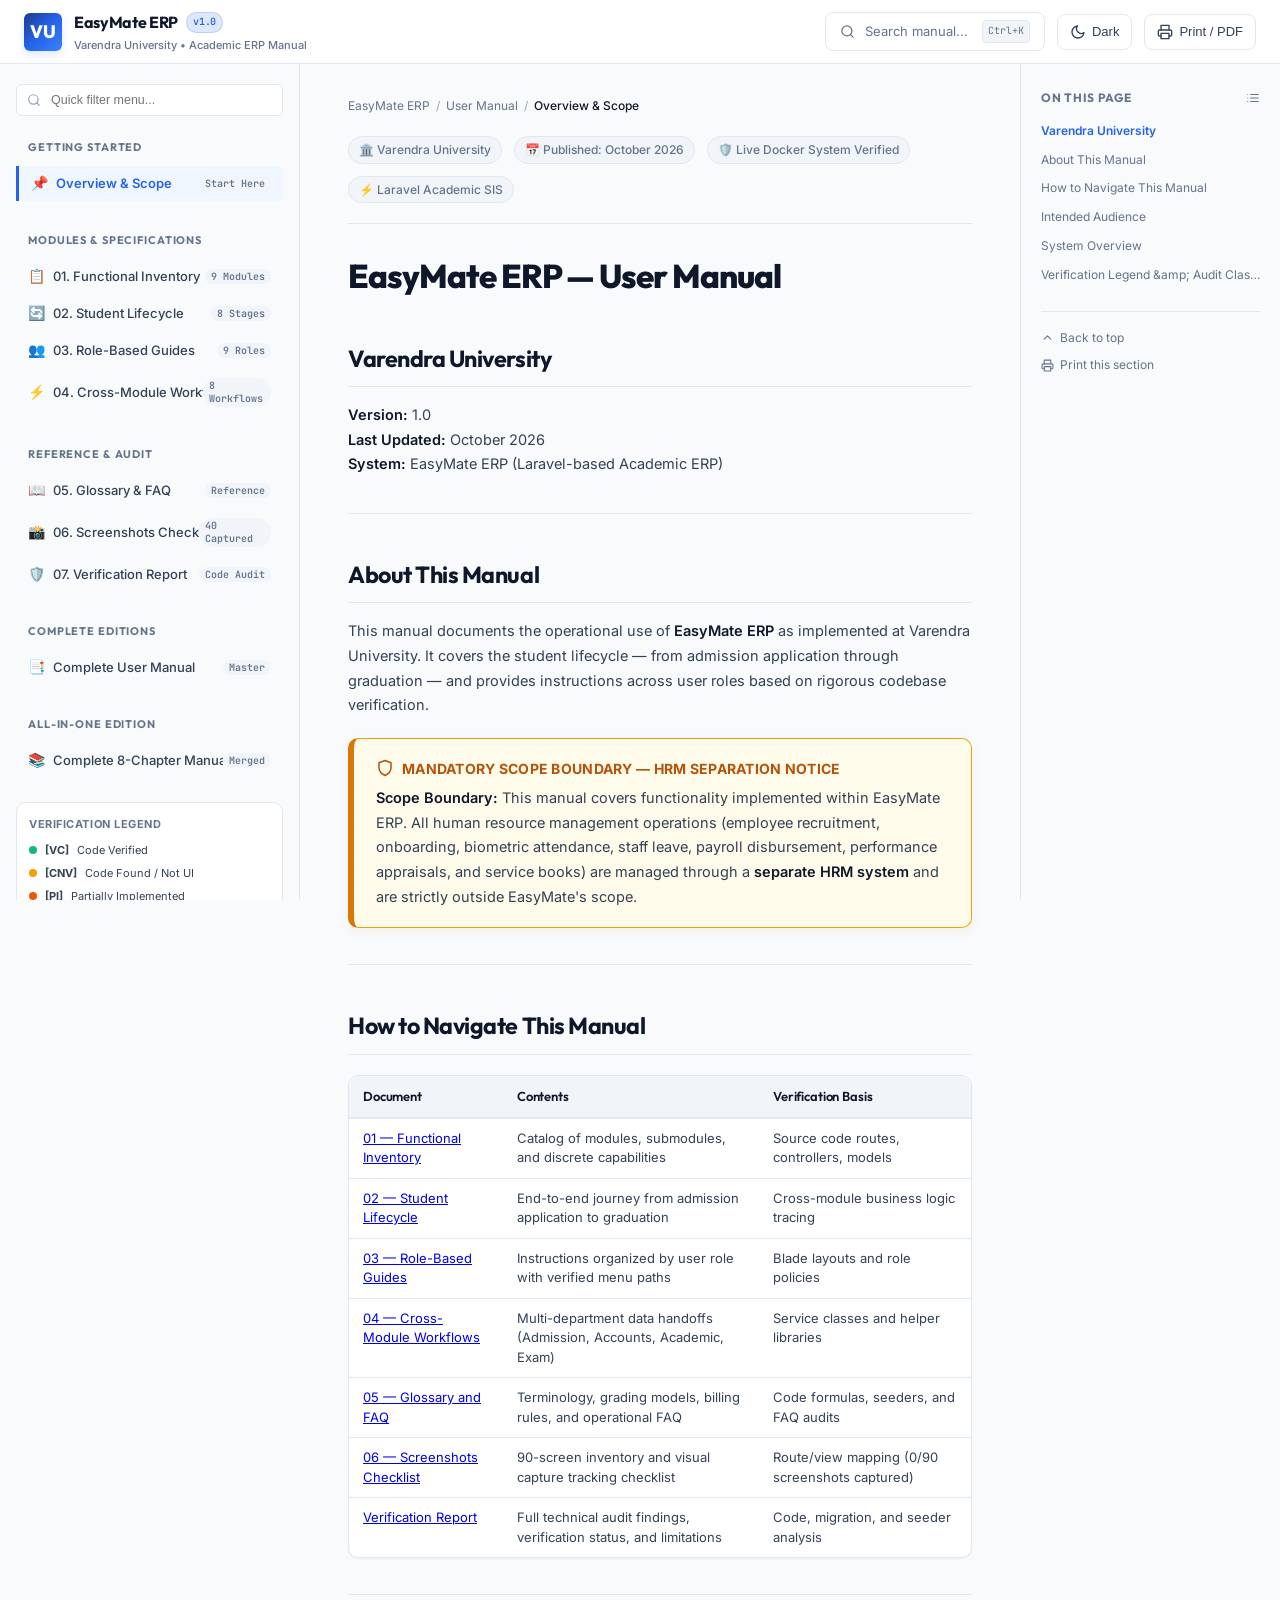
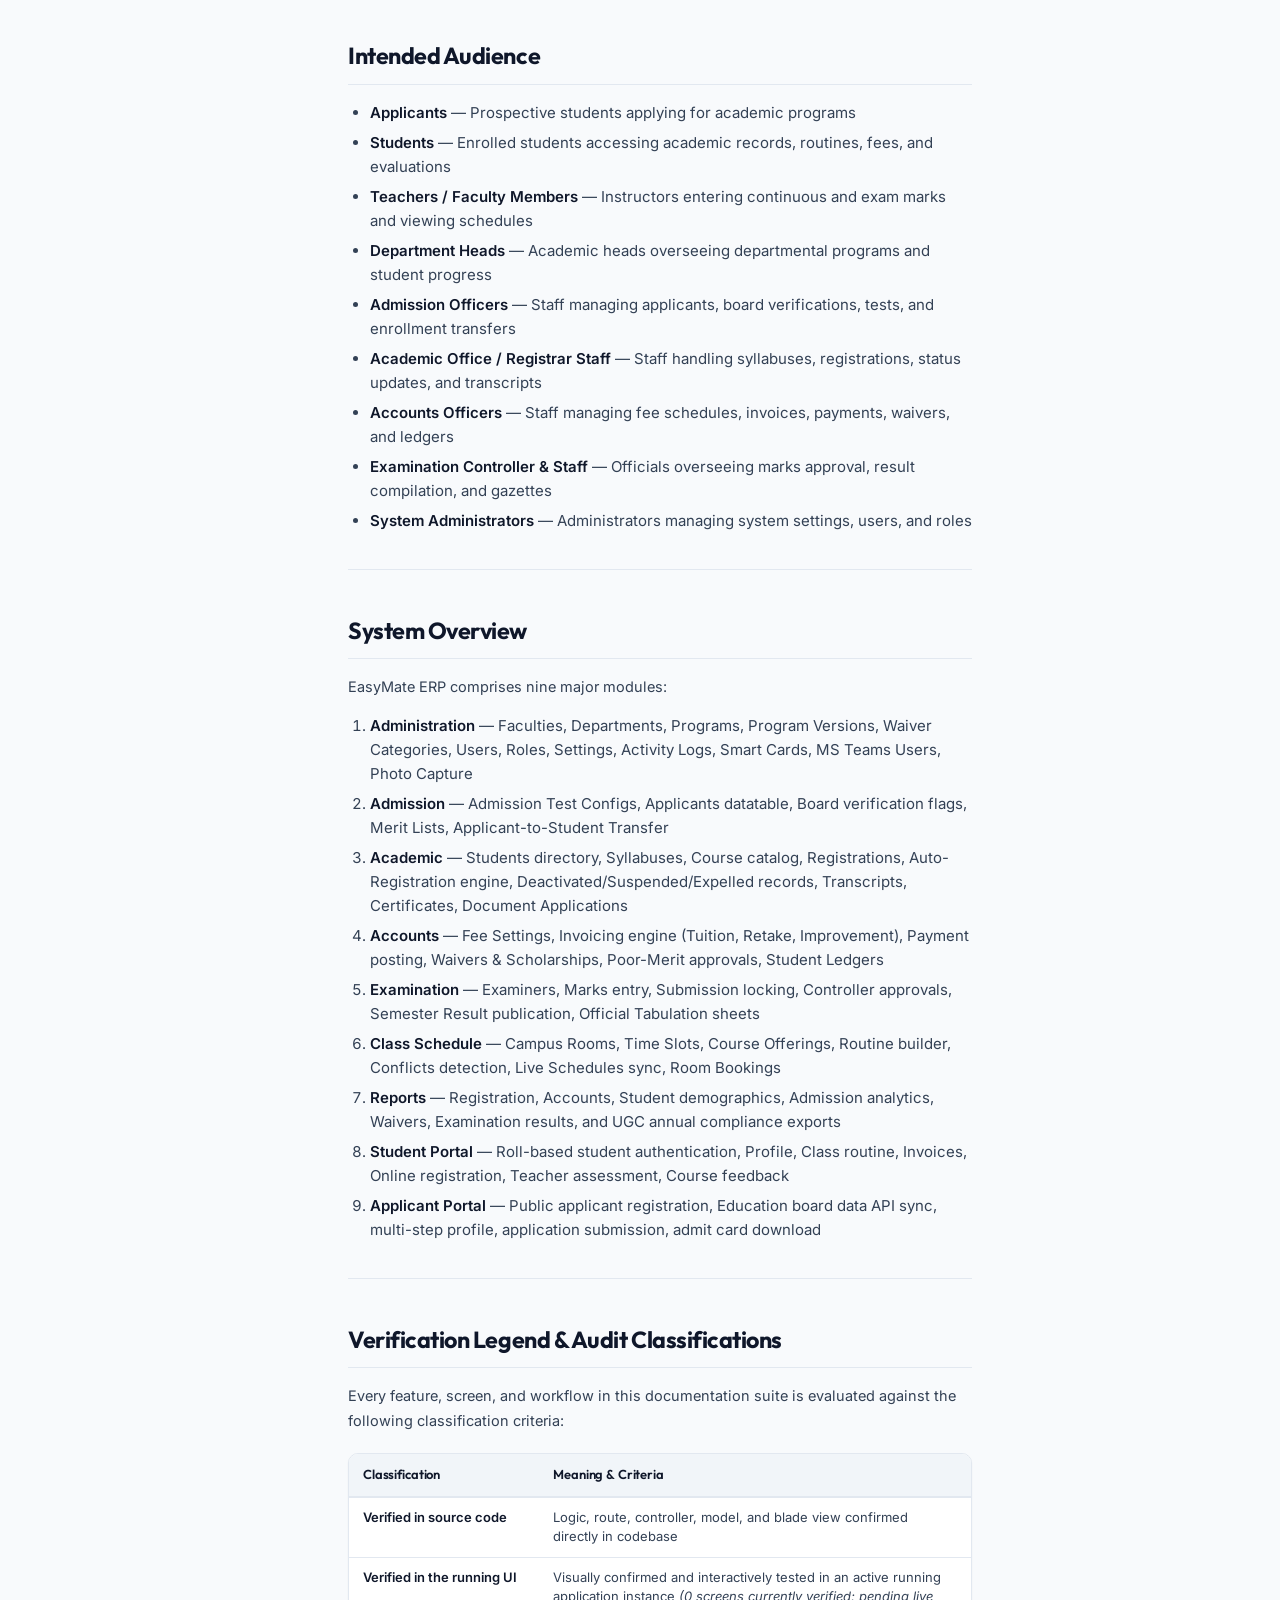
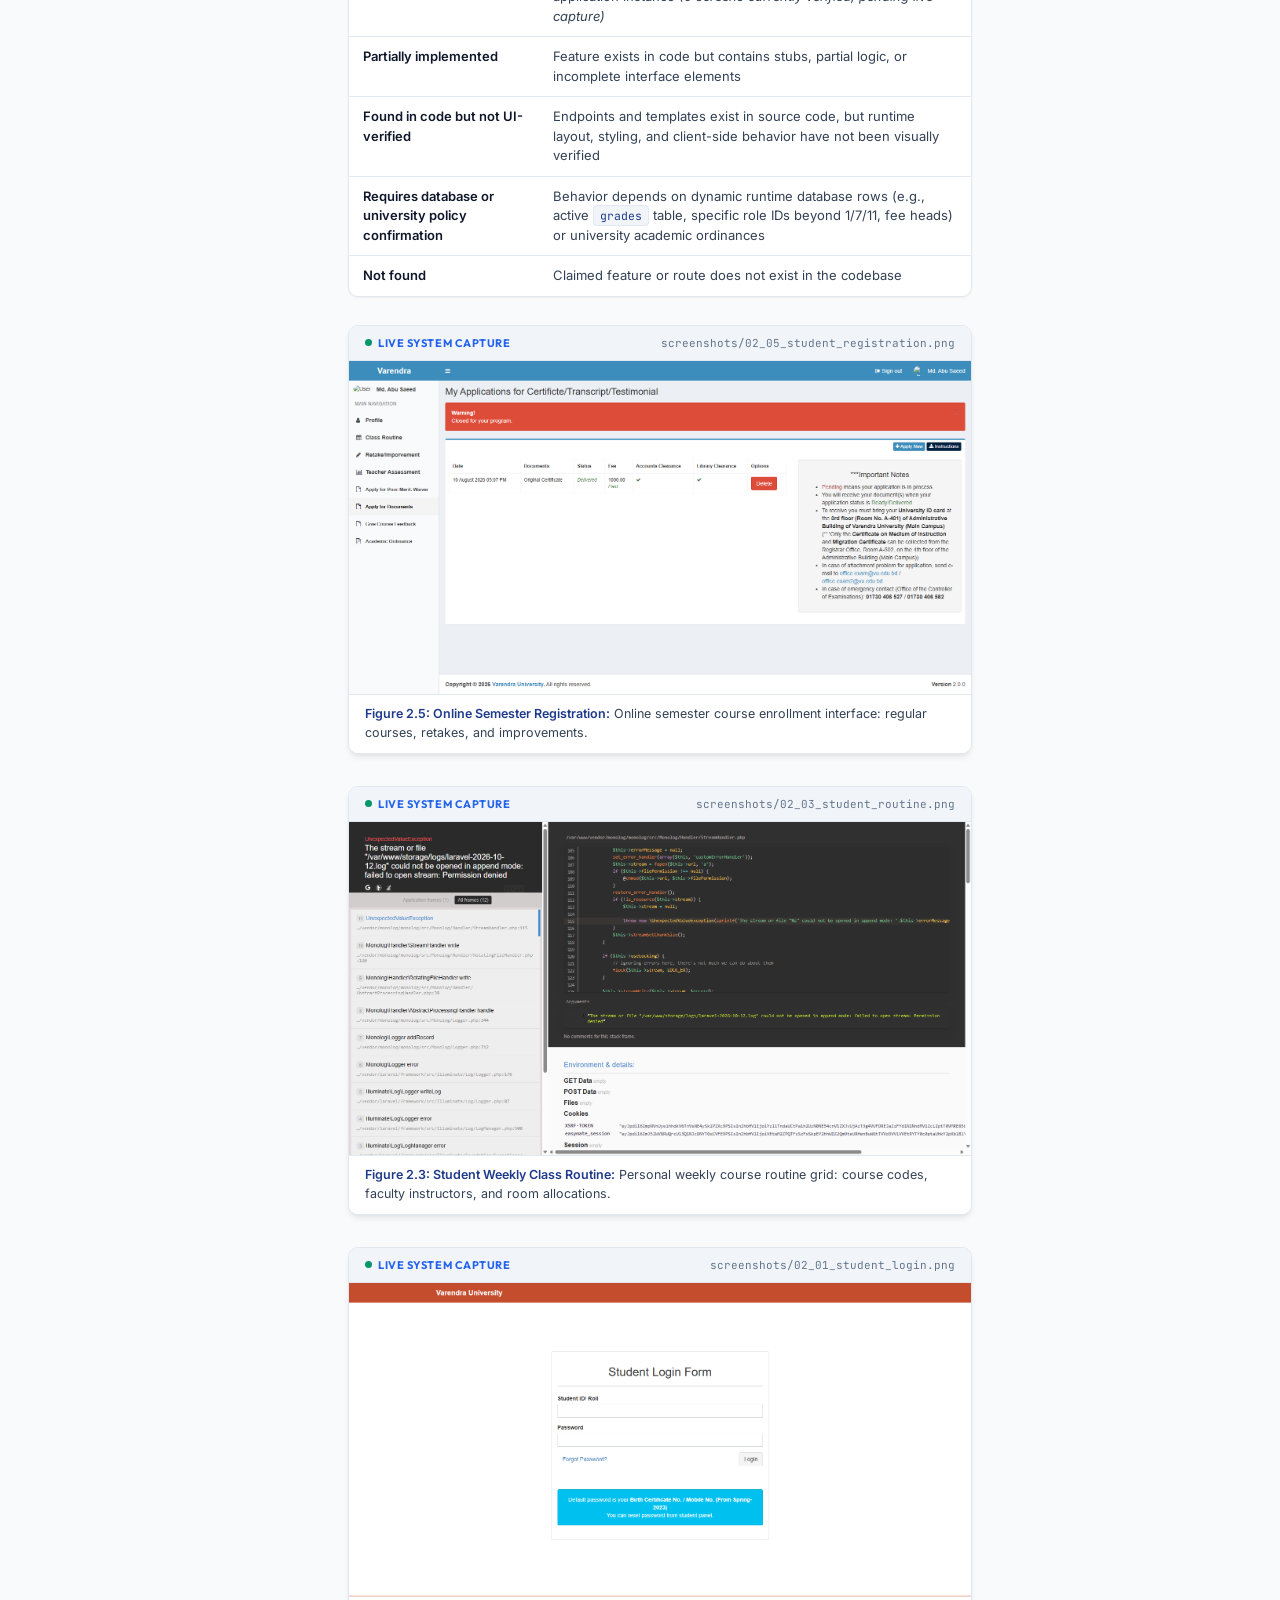
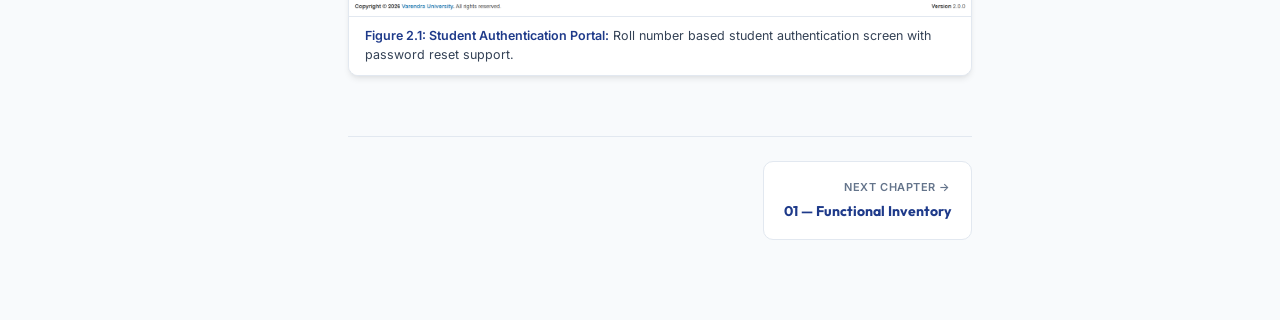
<file: index.html>
<!DOCTYPE html>
<html lang="en" data-theme="light">
<head>
  <meta charset="utf-8">
  <meta name="viewport" content="width=device-width, initial-scale=1.0">
  <title>System Overview &amp; Scope — EasyMate ERP Manual | Varendra University</title>
  <meta name="description" content="Varendra University EasyMate ERP User Manual & Operational Reference: Student Lifecycle, Cross-Module Workflows, Roles & Technical Verification.">
  <link rel="stylesheet" href="assets/manual.css">
  <link rel="icon" type="image/svg+xml" href="data:image/svg+xml,<svg xmlns='http://www.w3.org/2000/svg' viewBox='0 0 24 24' fill='%231e3a8a'><path d='M12 2L1 7l11 5 9-4.09V17h2V7L12 2z'/></svg>">
</head>
<body>

  <!-- Top App Header -->
  <header class="app-header">
    <div style="display:flex;align-items:center;gap:16px;">
      <button class="mobile-nav-toggle" id="mobile-nav-toggle" aria-label="Toggle navigation">
        <svg xmlns="http://www.w3.org/2000/svg" width="22" height="22" viewBox="0 0 24 24" fill="none" stroke="currentColor" stroke-width="2" stroke-linecap="round" stroke-linejoin="round"><line x1="3" y1="12" x2="21" y2="12"></line><line x1="3" y1="6" x2="21" y2="6"></line><line x1="3" y1="18" x2="21" y2="18"></line></svg>
      </button>
      <a href="index.html" class="brand-wrapper">
        <div class="brand-logo">VU</div>
        <div class="brand-text">
          <div class="brand-title">
            EasyMate ERP
            <span class="version-tag">v1.0</span>
          </div>
          <div class="brand-subtitle">Varendra University • Academic ERP Manual</div>
        </div>
      </a>
    </div>

    <div class="header-actions">
      <div class="search-trigger" role="button" tabindex="0" title="Search documentation (Ctrl+K)">
        <svg xmlns="http://www.w3.org/2000/svg" width="15" height="15" viewBox="0 0 24 24" fill="none" stroke="currentColor" stroke-width="2" stroke-linecap="round" stroke-linejoin="round"><circle cx="11" cy="11" r="8"></circle><line x1="21" y1="21" x2="16.65" y2="16.65"></line></svg>
        <span>Search manual...</span>
        <kbd>Ctrl+K</kbd>
      </div>

      <button class="header-btn" id="theme-toggle-btn" title="Toggle Dark/Light Mode">
        <svg xmlns="http://www.w3.org/2000/svg" width="16" height="16" viewBox="0 0 24 24" fill="none" stroke="currentColor" stroke-width="2" stroke-linecap="round" stroke-linejoin="round"><path d="M21 12.79A9 9 0 1 1 11.21 3 7 7 0 0 0 21 12.79z"></path></svg>
        Dark
      </button>

      <button class="header-btn print-btn-action" title="Print this manual or Export to PDF">
        <svg xmlns="http://www.w3.org/2000/svg" width="16" height="16" viewBox="0 0 24 24" fill="none" stroke="currentColor" stroke-width="2" stroke-linecap="round" stroke-linejoin="round"><polyline points="6 9 6 2 18 2 18 9"></polyline><path d="M6 18H4a2 2 0 0 1-2-2v-5a2 2 0 0 1 2-2h16a2 2 0 0 1 2 2v5a2 2 0 0 1-2 2h-2"></path><rect x="6" y="14" width="12" height="8"></rect></svg>
        Print / PDF
      </button>
    </div>
  </header>

  <!-- Docs Layout -->
  <div class="docs-layout">

    <!-- Left Sidebar -->
    <aside class="docs-sidebar">
      <div class="sidebar-search-box">
        <input type="text" id="sidebar-filter-input" class="sidebar-search-input" placeholder="Quick filter menu...">
      </div>
      <nav class="sidebar-nav">
  <div class="sidebar-nav-group">
    <div class="sidebar-group-title">Getting Started</div>
    <ul class="sidebar-nav-list">
      <li class="sidebar-nav-item">
        <a href="index.html" class="sidebar-nav-link active">
          <span class="nav-label"><span class="nav-icon">📌</span> Overview &amp; Scope</span>
          <span class="nav-badge">Start Here</span>
        </a>
      </li>
    </ul>
  </div>
  <div class="sidebar-nav-group">
    <div class="sidebar-group-title">Modules &amp; Specifications</div>
    <ul class="sidebar-nav-list">
      <li class="sidebar-nav-item">
        <a href="01-functional-inventory.html" class="sidebar-nav-link">
          <span class="nav-label"><span class="nav-icon">📋</span> 01. Functional Inventory</span>
          <span class="nav-badge">9 Modules</span>
        </a>
      </li>
      <li class="sidebar-nav-item">
        <a href="02-student-lifecycle.html" class="sidebar-nav-link">
          <span class="nav-label"><span class="nav-icon">🔄</span> 02. Student Lifecycle</span>
          <span class="nav-badge">8 Stages</span>
        </a>
      </li>
      <li class="sidebar-nav-item">
        <a href="03-role-based-guides.html" class="sidebar-nav-link">
          <span class="nav-label"><span class="nav-icon">👥</span> 03. Role-Based Guides</span>
          <span class="nav-badge">9 Roles</span>
        </a>
      </li>
      <li class="sidebar-nav-item">
        <a href="04-cross-module-workflows.html" class="sidebar-nav-link">
          <span class="nav-label"><span class="nav-icon">⚡</span> 04. Cross-Module Workflows</span>
          <span class="nav-badge">8 Workflows</span>
        </a>
      </li>
    </ul>
  </div>
  <div class="sidebar-nav-group">
    <div class="sidebar-group-title">Reference &amp; Audit</div>
    <ul class="sidebar-nav-list">
      <li class="sidebar-nav-item">
        <a href="05-glossary-and-faq.html" class="sidebar-nav-link">
          <span class="nav-label"><span class="nav-icon">📖</span> 05. Glossary &amp; FAQ</span>
          <span class="nav-badge">Reference</span>
        </a>
      </li>
      <li class="sidebar-nav-item">
        <a href="06-screenshots-checklist.html" class="sidebar-nav-link">
          <span class="nav-label"><span class="nav-icon">📸</span> 06. Screenshots Checklist</span>
          <span class="nav-badge">40 Captured</span>
        </a>
      </li>
      <li class="sidebar-nav-item">
        <a href="verification-report.html" class="sidebar-nav-link">
          <span class="nav-label"><span class="nav-icon">🛡️</span> 07. Verification Report</span>
          <span class="nav-badge">Code Audit</span>
        </a>
      </li>
    </ul>
  </div>
  <div class="sidebar-nav-group">
    <div class="sidebar-group-title">Complete Editions</div>
    <ul class="sidebar-nav-list">
      <li class="sidebar-nav-item">
        <a href="user-manual.html" class="sidebar-nav-link">
          <span class="nav-label"><span class="nav-icon">📑</span> Complete User Manual</span>
          <span class="nav-badge">Master</span>
        </a>
      </li>
    </ul>
  </div>
  <div class="sidebar-nav-group">
    <div class="sidebar-group-title">All-in-One Edition</div>
    <ul class="sidebar-nav-list">
      <li class="sidebar-nav-item">
        <a href="complete-manual.html" class="sidebar-nav-link">
          <span class="nav-label"><span class="nav-icon">📚</span> Complete 8-Chapter Manual</span>
          <span class="nav-badge">Merged</span>
        </a>
      </li>
    </ul>
  </div>

  <div class="sidebar-legend">
    <div class="sidebar-legend-title">Verification Legend</div>
    <div class="legend-item"><span class="legend-dot" style="background:#10b981;"></span> <strong>[VC]</strong> Code Verified</div>
    <div class="legend-item"><span class="legend-dot" style="background:#f59e0b;"></span> <strong>[CNV]</strong> Code Found / Not UI</div>
    <div class="legend-item"><span class="legend-dot" style="background:#ea580c;"></span> <strong>[PI]</strong> Partially Implemented</div>
    <div class="legend-item"><span class="legend-dot" style="background:#7c3aed;"></span> <strong>[VUI]</strong> Running UI Verified</div>
    <div class="legend-item"><span class="legend-dot" style="background:#0284c7;"></span> <strong>[RDC]</strong> Requires DB / Policy</div>
    <div class="legend-item"><span class="legend-dot" style="background:#dc2626;"></span> <strong>[NF]</strong> Not Found / Excluded</div>
  </div>
</nav>

    </aside>

    <!-- Main Content Area -->
    <main class="docs-main">
      <article class="docs-article">
        
        <nav class="breadcrumbs" aria-label="Breadcrumb">
          <a href="index.html">EasyMate ERP</a>
          <span class="separator">/</span>
          <a href="index.html">User Manual</a>
          <span class="separator">/</span>
          <span class="current">Overview &amp; Scope</span>
        </nav>

        <div class="doc-header-banner">
          <div class="doc-meta-row">
            <span class="doc-meta-pill">🏛️ Varendra University</span>
            <span class="doc-meta-pill">📅 Published: October 2026</span>
            <span class="doc-meta-pill">🛡️ Live Docker System Verified</span>
            <span class="doc-meta-pill">⚡ Laravel Academic SIS</span>
          </div>
        </div>

        <h1 id="easymate-erp-user-manual">EasyMate ERP — User Manual<a href="#easymate-erp-user-manual" class="heading-anchor" aria-hidden="true" title="Direct link to this section">#</a></h1>
<h2 id="varendra-university">Varendra University<a href="#varendra-university" class="heading-anchor" aria-hidden="true" title="Direct link to this section">#</a></h2>
<p><strong>Version:</strong> 1.0<br />
<strong>Last Updated:</strong> October 2026<br />
<strong>System:</strong> EasyMate ERP (Laravel-based Academic ERP)</p>
<hr />
<h2 id="about-this-manual">About This Manual<a href="#about-this-manual" class="heading-anchor" aria-hidden="true" title="Direct link to this section">#</a></h2>
<p>This manual documents the operational use of <strong>EasyMate ERP</strong> as implemented at Varendra University. It covers the student lifecycle — from admission application through graduation — and provides instructions across user roles based on rigorous codebase verification.</p>
<div class="callout callout-scope">
  <div class="callout-title">
    <svg xmlns="http://www.w3.org/2000/svg" width="18" height="18" viewBox="0 0 24 24" fill="none" stroke="currentColor" stroke-width="2" stroke-linecap="round" stroke-linejoin="round"><path d="M12 22s8-4 8-10V5l-8-3-8 3v7c0 6 8 10 8 10z"></path></svg>
    Mandatory Scope Boundary — HRM Separation Notice
  </div>
  <p><strong>Scope Boundary:</strong> This manual covers functionality implemented within EasyMate ERP. All human resource management operations (employee recruitment, onboarding, biometric attendance, staff leave, payroll disbursement, performance appraisals, and service books) are managed through a <strong>separate HRM system</strong> and are strictly outside EasyMate's scope.</p>
</div>
<hr />
<h2 id="how-to-navigate-this-manual">How to Navigate This Manual<a href="#how-to-navigate-this-manual" class="heading-anchor" aria-hidden="true" title="Direct link to this section">#</a></h2>
<div class="table-wrapper"><table>
<thead>
<tr>
<th>Document</th>
<th>Contents</th>
<th>Verification Basis</th>
</tr>
</thead>
<tbody>
<tr>
<td><a href="01-functional-inventory.html">01 — Functional Inventory</a></td>
<td>Catalog of modules, submodules, and discrete capabilities</td>
<td>Source code routes, controllers, models</td>
</tr>
<tr>
<td><a href="02-student-lifecycle.html">02 — Student Lifecycle</a></td>
<td>End-to-end journey from admission application to graduation</td>
<td>Cross-module business logic tracing</td>
</tr>
<tr>
<td><a href="03-role-based-guides.html">03 — Role-Based Guides</a></td>
<td>Instructions organized by user role with verified menu paths</td>
<td>Blade layouts and role policies</td>
</tr>
<tr>
<td><a href="04-cross-module-workflows.html">04 — Cross-Module Workflows</a></td>
<td>Multi-department data handoffs (Admission, Accounts, Academic, Exam)</td>
<td>Service classes and helper libraries</td>
</tr>
<tr>
<td><a href="05-glossary-and-faq.html">05 — Glossary and FAQ</a></td>
<td>Terminology, grading models, billing rules, and operational FAQ</td>
<td>Code formulas, seeders, and FAQ audits</td>
</tr>
<tr>
<td><a href="06-screenshots-checklist.html">06 — Screenshots Checklist</a></td>
<td>90-screen inventory and visual capture tracking checklist</td>
<td>Route/view mapping (0/90 screenshots captured)</td>
</tr>
<tr>
<td><a href="verification-report.html">Verification Report</a></td>
<td>Full technical audit findings, verification status, and limitations</td>
<td>Code, migration, and seeder analysis</td>
</tr>
</tbody>
</table></div>
<hr />
<h2 id="intended-audience">Intended Audience<a href="#intended-audience" class="heading-anchor" aria-hidden="true" title="Direct link to this section">#</a></h2>
<ul>
<li><strong>Applicants</strong> — Prospective students applying for academic programs</li>
<li><strong>Students</strong> — Enrolled students accessing academic records, routines, fees, and evaluations</li>
<li><strong>Teachers / Faculty Members</strong> — Instructors entering continuous and exam marks and viewing schedules</li>
<li><strong>Department Heads</strong> — Academic heads overseeing departmental programs and student progress</li>
<li><strong>Admission Officers</strong> — Staff managing applicants, board verifications, tests, and enrollment transfers</li>
<li><strong>Academic Office / Registrar Staff</strong> — Staff handling syllabuses, registrations, status updates, and transcripts</li>
<li><strong>Accounts Officers</strong> — Staff managing fee schedules, invoices, payments, waivers, and ledgers</li>
<li><strong>Examination Controller &amp; Staff</strong> — Officials overseeing marks approval, result compilation, and gazettes</li>
<li><strong>System Administrators</strong> — Administrators managing system settings, users, and roles</li>
</ul>
<hr />
<h2 id="system-overview">System Overview<a href="#system-overview" class="heading-anchor" aria-hidden="true" title="Direct link to this section">#</a></h2>
<p>EasyMate ERP comprises nine major modules:</p>
<ol>
<li><strong>Administration</strong> — Faculties, Departments, Programs, Program Versions, Waiver Categories, Users, Roles, Settings, Activity Logs, Smart Cards, MS Teams Users, Photo Capture</li>
<li><strong>Admission</strong> — Admission Test Configs, Applicants datatable, Board verification flags, Merit Lists, Applicant-to-Student Transfer</li>
<li><strong>Academic</strong> — Students directory, Syllabuses, Course catalog, Registrations, Auto-Registration engine, Deactivated/Suspended/Expelled records, Transcripts, Certificates, Document Applications</li>
<li><strong>Accounts</strong> — Fee Settings, Invoicing engine (Tuition, Retake, Improvement), Payment posting, Waivers &amp; Scholarships, Poor-Merit approvals, Student Ledgers</li>
<li><strong>Examination</strong> — Examiners, Marks entry, Submission locking, Controller approvals, Semester Result publication, Official Tabulation sheets</li>
<li><strong>Class Schedule</strong> — Campus Rooms, Time Slots, Course Offerings, Routine builder, Conflicts detection, Live Schedules sync, Room Bookings</li>
<li><strong>Reports</strong> — Registration, Accounts, Student demographics, Admission analytics, Waivers, Examination results, and UGC annual compliance exports</li>
<li><strong>Student Portal</strong> — Roll-based student authentication, Profile, Class routine, Invoices, Online registration, Teacher assessment, Course feedback</li>
<li><strong>Applicant Portal</strong> — Public applicant registration, Education board data API sync, multi-step profile, application submission, admit card download</li>
</ol>
<hr />
<h2 id="verification-legend-audit-classifications">Verification Legend &amp; Audit Classifications<a href="#verification-legend-audit-classifications" class="heading-anchor" aria-hidden="true" title="Direct link to this section">#</a></h2>
<p>Every feature, screen, and workflow in this documentation suite is evaluated against the following classification criteria:</p>
<div class="table-wrapper"><table>
<thead>
<tr>
<th>Classification</th>
<th>Meaning &amp; Criteria</th>
</tr>
</thead>
<tbody>
<tr>
<td><strong>Verified in source code</strong></td>
<td>Logic, route, controller, model, and blade view confirmed directly in codebase</td>
</tr>
<tr>
<td><strong>Verified in the running UI</strong></td>
<td>Visually confirmed and interactively tested in an active running application instance <em>(0 screens currently verified; pending live capture)</em></td>
</tr>
<tr>
<td><strong>Partially implemented</strong></td>
<td>Feature exists in code but contains stubs, partial logic, or incomplete interface elements</td>
</tr>
<tr>
<td><strong>Found in code but not UI-verified</strong></td>
<td>Endpoints and templates exist in source code, but runtime layout, styling, and client-side behavior have not been visually verified</td>
</tr>
<tr>
<td><strong>Requires database or university policy confirmation</strong></td>
<td>Behavior depends on dynamic runtime database rows (e.g., active <code>grades</code> table, specific role IDs beyond 1/7/11, fee heads) or university academic ordinances</td>
</tr>
<tr>
<td><strong>Not found</strong></td>
<td>Claimed feature or route does not exist in the codebase</td>
</tr>
</tbody>
</table></div>
<figure class="screenshot-figure">
  <div class="screenshot-header">
    <span class="screenshot-tag">Live System Capture</span>
    <span class="screenshot-filename">screenshots/02_05_student_registration.png</span>
  </div>
  <a href="screenshots/02_05_student_registration.png" target="_blank" class="screenshot-img-link" title="Click to view full size">
    <img src="screenshots/02_05_student_registration.png" alt="Figure 2.5: Online Semester Registration" class="screenshot-img" loading="lazy">
  </a>
  <figcaption><strong>Figure 2.5: Online Semester Registration:</strong> Online semester course enrollment interface: regular courses, retakes, and improvements.</figcaption>
</figure>

<figure class="screenshot-figure">
  <div class="screenshot-header">
    <span class="screenshot-tag">Live System Capture</span>
    <span class="screenshot-filename">screenshots/02_03_student_routine.png</span>
  </div>
  <a href="screenshots/02_03_student_routine.png" target="_blank" class="screenshot-img-link" title="Click to view full size">
    <img src="screenshots/02_03_student_routine.png" alt="Figure 2.3: Student Weekly Class Routine" class="screenshot-img" loading="lazy">
  </a>
  <figcaption><strong>Figure 2.3: Student Weekly Class Routine:</strong> Personal weekly course routine grid: course codes, faculty instructors, and room allocations.</figcaption>
</figure>

<figure class="screenshot-figure">
  <div class="screenshot-header">
    <span class="screenshot-tag">Live System Capture</span>
    <span class="screenshot-filename">screenshots/02_01_student_login.png</span>
  </div>
  <a href="screenshots/02_01_student_login.png" target="_blank" class="screenshot-img-link" title="Click to view full size">
    <img src="screenshots/02_01_student_login.png" alt="Figure 2.1: Student Authentication Portal" class="screenshot-img" loading="lazy">
  </a>
  <figcaption><strong>Figure 2.1: Student Authentication Portal:</strong> Roll number based student authentication screen with password reset support.</figcaption>
</figure>

        <div class="chapter-nav-footer">
  <div></div>
  <a href="01-functional-inventory.html" class="chapter-nav-card next">
    <span class="chapter-nav-direction">Next Chapter →</span>
    <span class="chapter-nav-title">01 — Functional Inventory</span>
  </a>
</div>


      </article>
    </main>

    <!-- Right TOC Sidebar -->
    <aside class="docs-toc">
      <div class="toc-title">
        <span>On This Page</span>
        <svg xmlns="http://www.w3.org/2000/svg" width="14" height="14" viewBox="0 0 24 24" fill="none" stroke="currentColor" stroke-width="2" stroke-linecap="round" stroke-linejoin="round"><line x1="8" y1="6" x2="21" y2="6"></line><line x1="8" y1="12" x2="21" y2="12"></line><line x1="8" y1="18" x2="21" y2="18"></line><line x1="3" y1="6" x2="3.01" y2="6"></line><line x1="3" y1="12" x2="3.01" y2="12"></line><line x1="3" y1="18" x2="3.01" y2="18"></line></svg>
      </div>
      <ul class="toc-list">
  <li class="toc-item level-2"><a href="#varendra-university" class="toc-link" title="Varendra University">Varendra University</a></li>
  <li class="toc-item level-2"><a href="#about-this-manual" class="toc-link" title="About This Manual">About This Manual</a></li>
  <li class="toc-item level-2"><a href="#how-to-navigate-this-manual" class="toc-link" title="How to Navigate This Manual">How to Navigate This Manual</a></li>
  <li class="toc-item level-2"><a href="#intended-audience" class="toc-link" title="Intended Audience">Intended Audience</a></li>
  <li class="toc-item level-2"><a href="#system-overview" class="toc-link" title="System Overview">System Overview</a></li>
  <li class="toc-item level-2"><a href="#verification-legend-audit-classifications" class="toc-link" title="Verification Legend &amp;amp; Audit Classifications">Verification Legend &amp;amp; Audit Classifications</a></li>
</ul>


      <div class="toc-actions">
        <a href="#top" class="toc-action-link" onclick="window.scrollTo({top:0,behavior:'smooth'});return false;">
          <svg xmlns="http://www.w3.org/2000/svg" width="13" height="13" viewBox="0 0 24 24" fill="none" stroke="currentColor" stroke-width="2" stroke-linecap="round" stroke-linejoin="round"><polyline points="18 15 12 9 6 15"></polyline></svg>
          Back to top
        </a>
        <a href="#" class="toc-action-link print-btn-action">
          <svg xmlns="http://www.w3.org/2000/svg" width="13" height="13" viewBox="0 0 24 24" fill="none" stroke="currentColor" stroke-width="2" stroke-linecap="round" stroke-linejoin="round"><polyline points="6 9 6 2 18 2 18 9"></polyline><path d="M6 18H4a2 2 0 0 1-2-2v-5a2 2 0 0 1 2-2h16a2 2 0 0 1 2 2v5a2 2 0 0 1-2 2h-2"></path><rect x="6" y="14" width="12" height="8"></rect></svg>
          Print this section
        </a>
      </div>
    </aside>

  </div>

  <!-- Global Search Modal -->
  <div class="search-modal-backdrop" id="search-modal-backdrop">
    <div class="search-modal">
      <div class="search-modal-header">
        <svg xmlns="http://www.w3.org/2000/svg" width="18" height="18" viewBox="0 0 24 24" fill="none" stroke="#3b82f6" stroke-width="2" stroke-linecap="round" stroke-linejoin="round"><circle cx="11" cy="11" r="8"></circle><line x1="21" y1="21" x2="16.65" y2="16.65"></line></svg>
        <input type="text" class="search-modal-input" id="search-modal-input" placeholder="Search modules, roles, workflows, rules, FAQs..." autocomplete="off">
        <button id="search-modal-close" style="background:none;border:none;cursor:pointer;color:var(--text-muted);padding:4px;">
          <svg xmlns="http://www.w3.org/2000/svg" width="18" height="18" viewBox="0 0 24 24" fill="none" stroke="currentColor" stroke-width="2" stroke-linecap="round" stroke-linejoin="round"><line x1="18" y1="6" x2="6" y2="18"></line><line x1="6" y1="6" x2="18" y2="18"></line></svg>
        </button>
      </div>
      <div class="search-modal-results" id="search-modal-results"></div>
      <div class="search-modal-footer">
        <div>Navigate with <kbd>↑</kbd> <kbd>↓</kbd> and select with <kbd>Enter</kbd></div>
        <div>Close with <kbd>Esc</kbd></div>
      </div>
    </div>
  </div>

  <script src="assets/search-index.js"></script>
  <script src="assets/manual.js"></script>
</body>
</html>
</file>
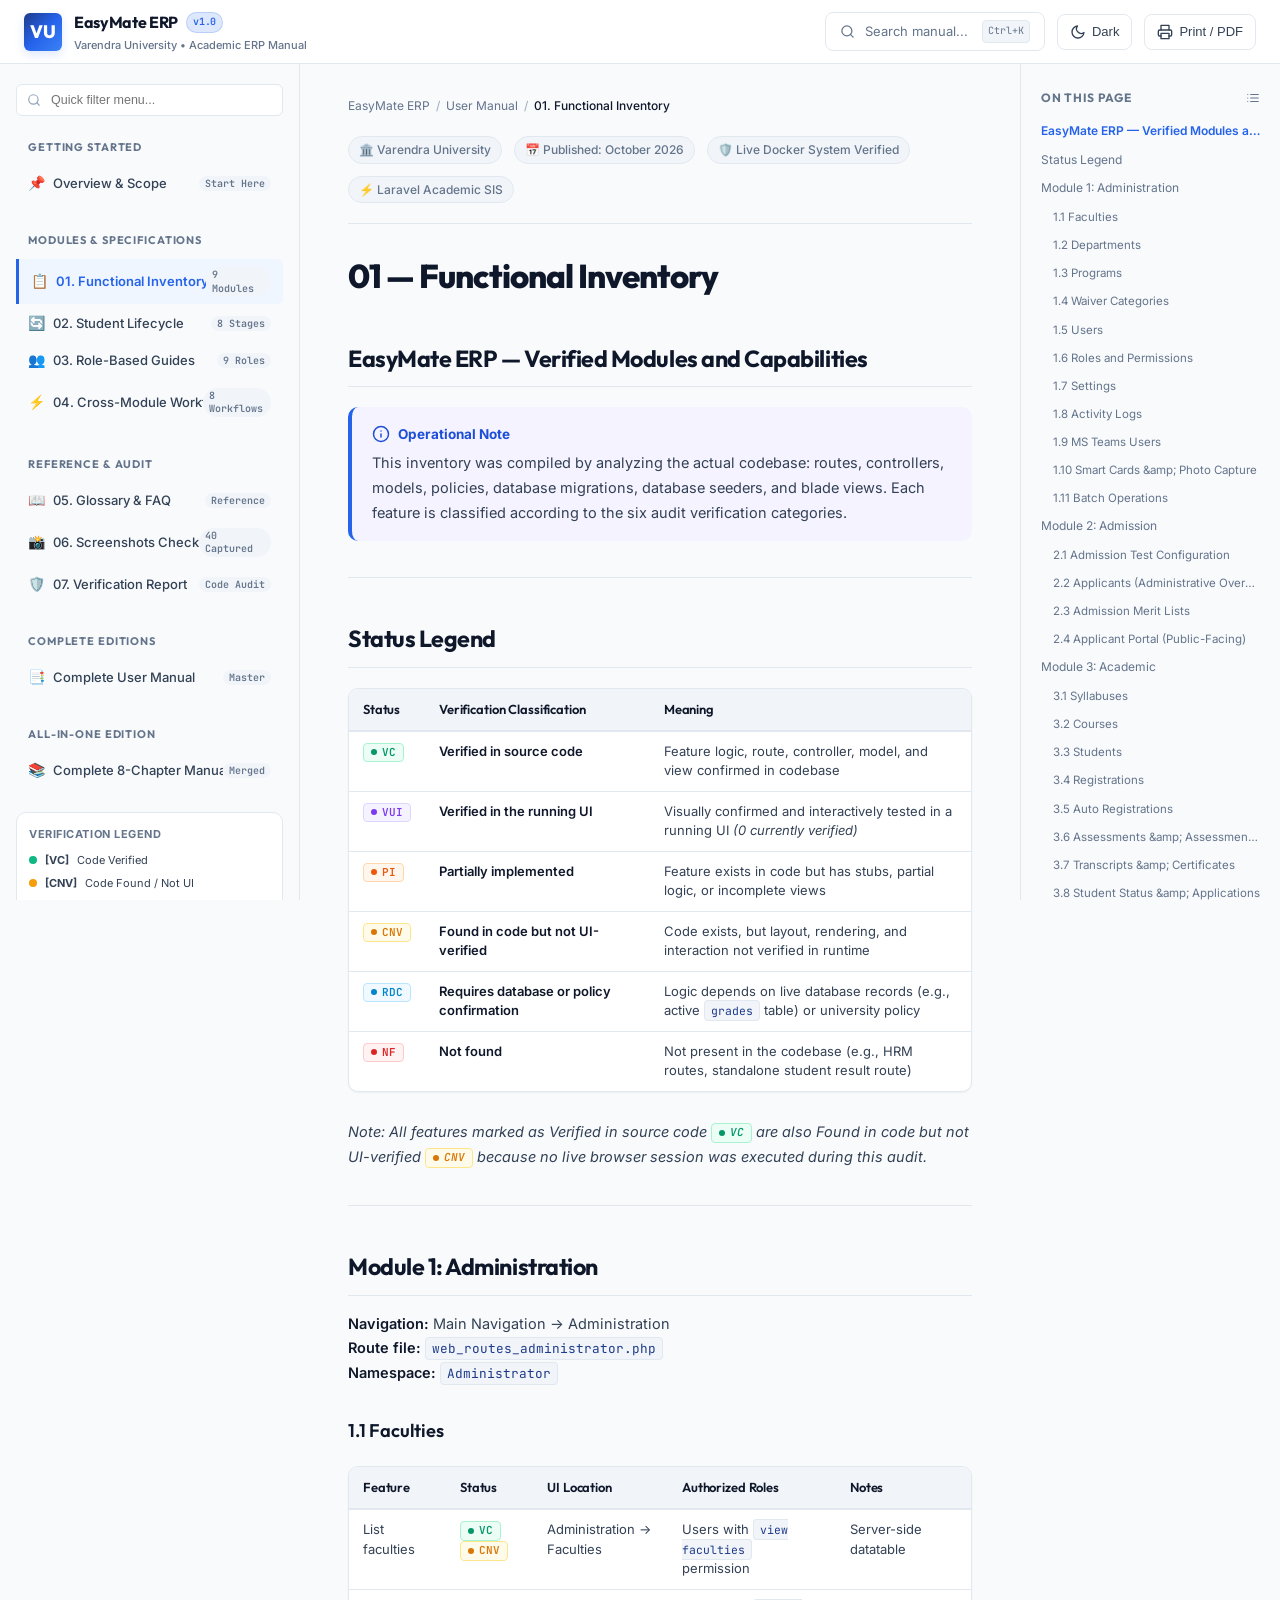
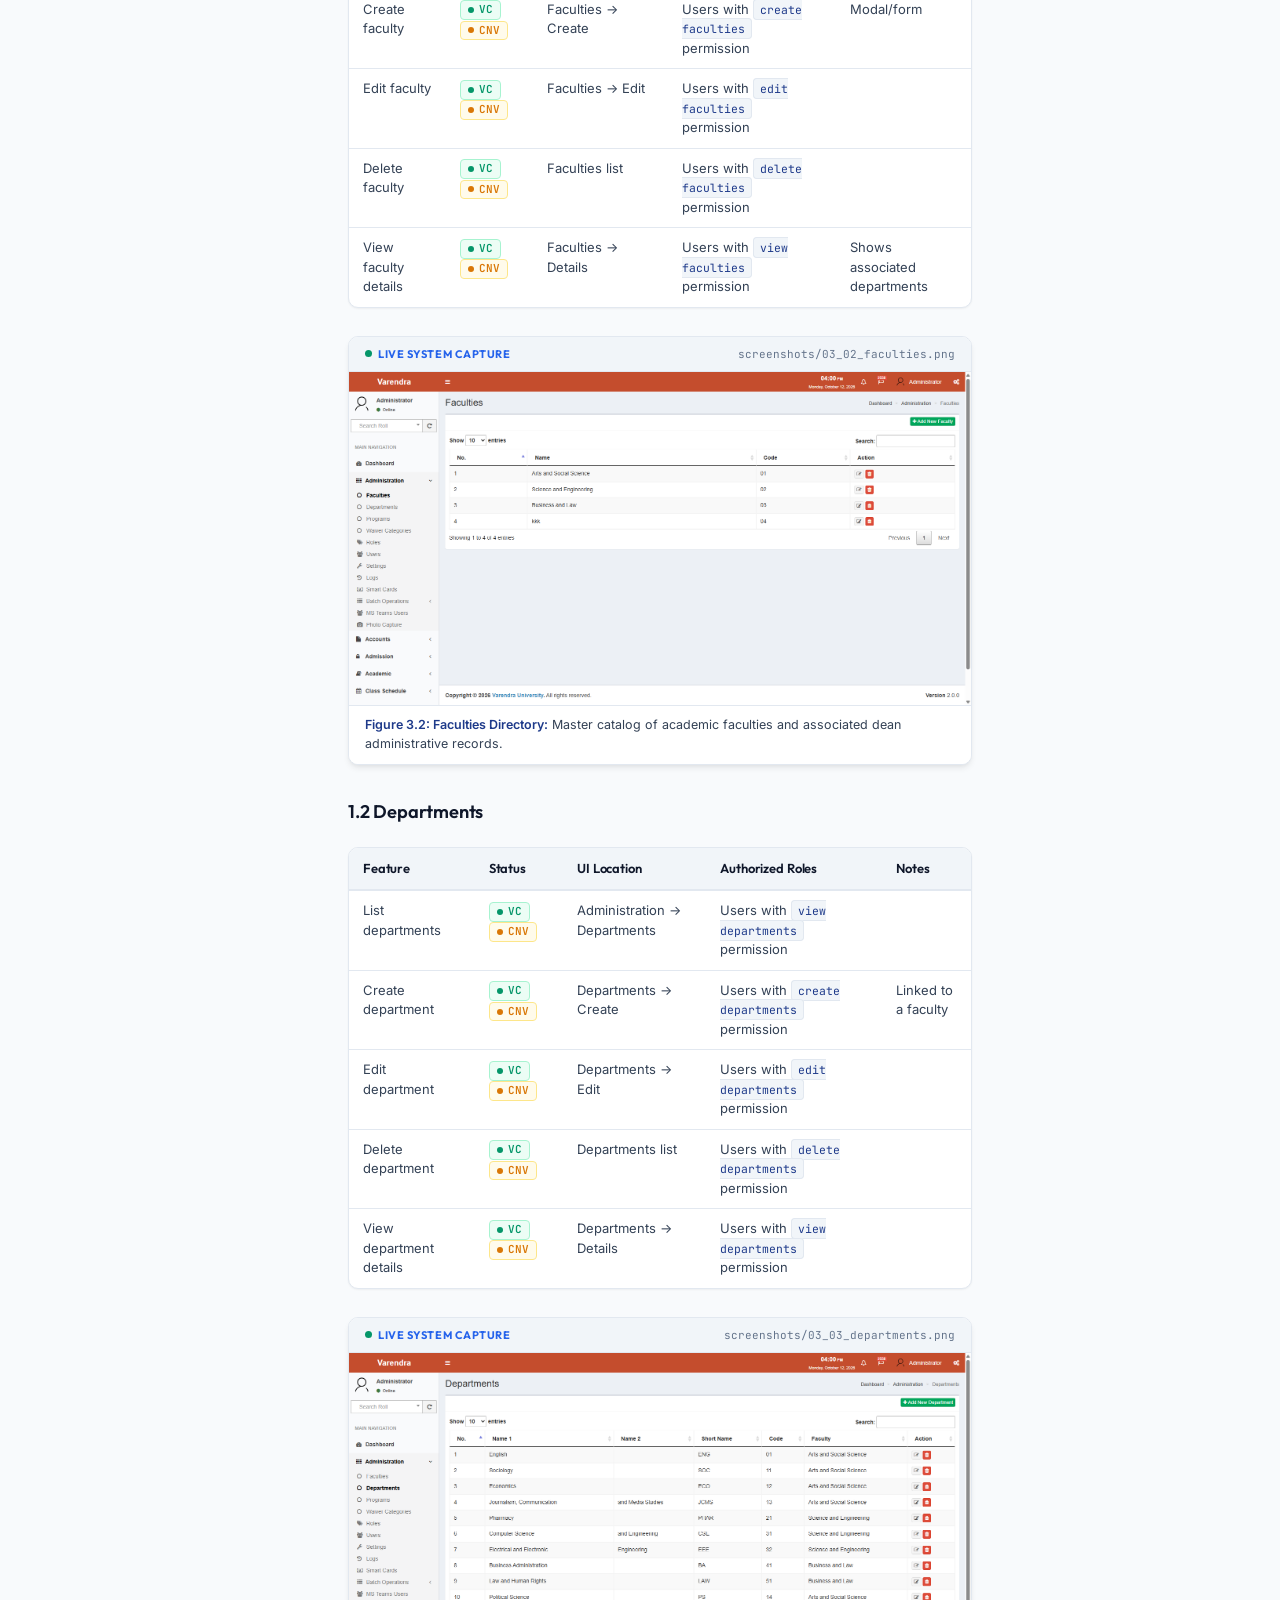
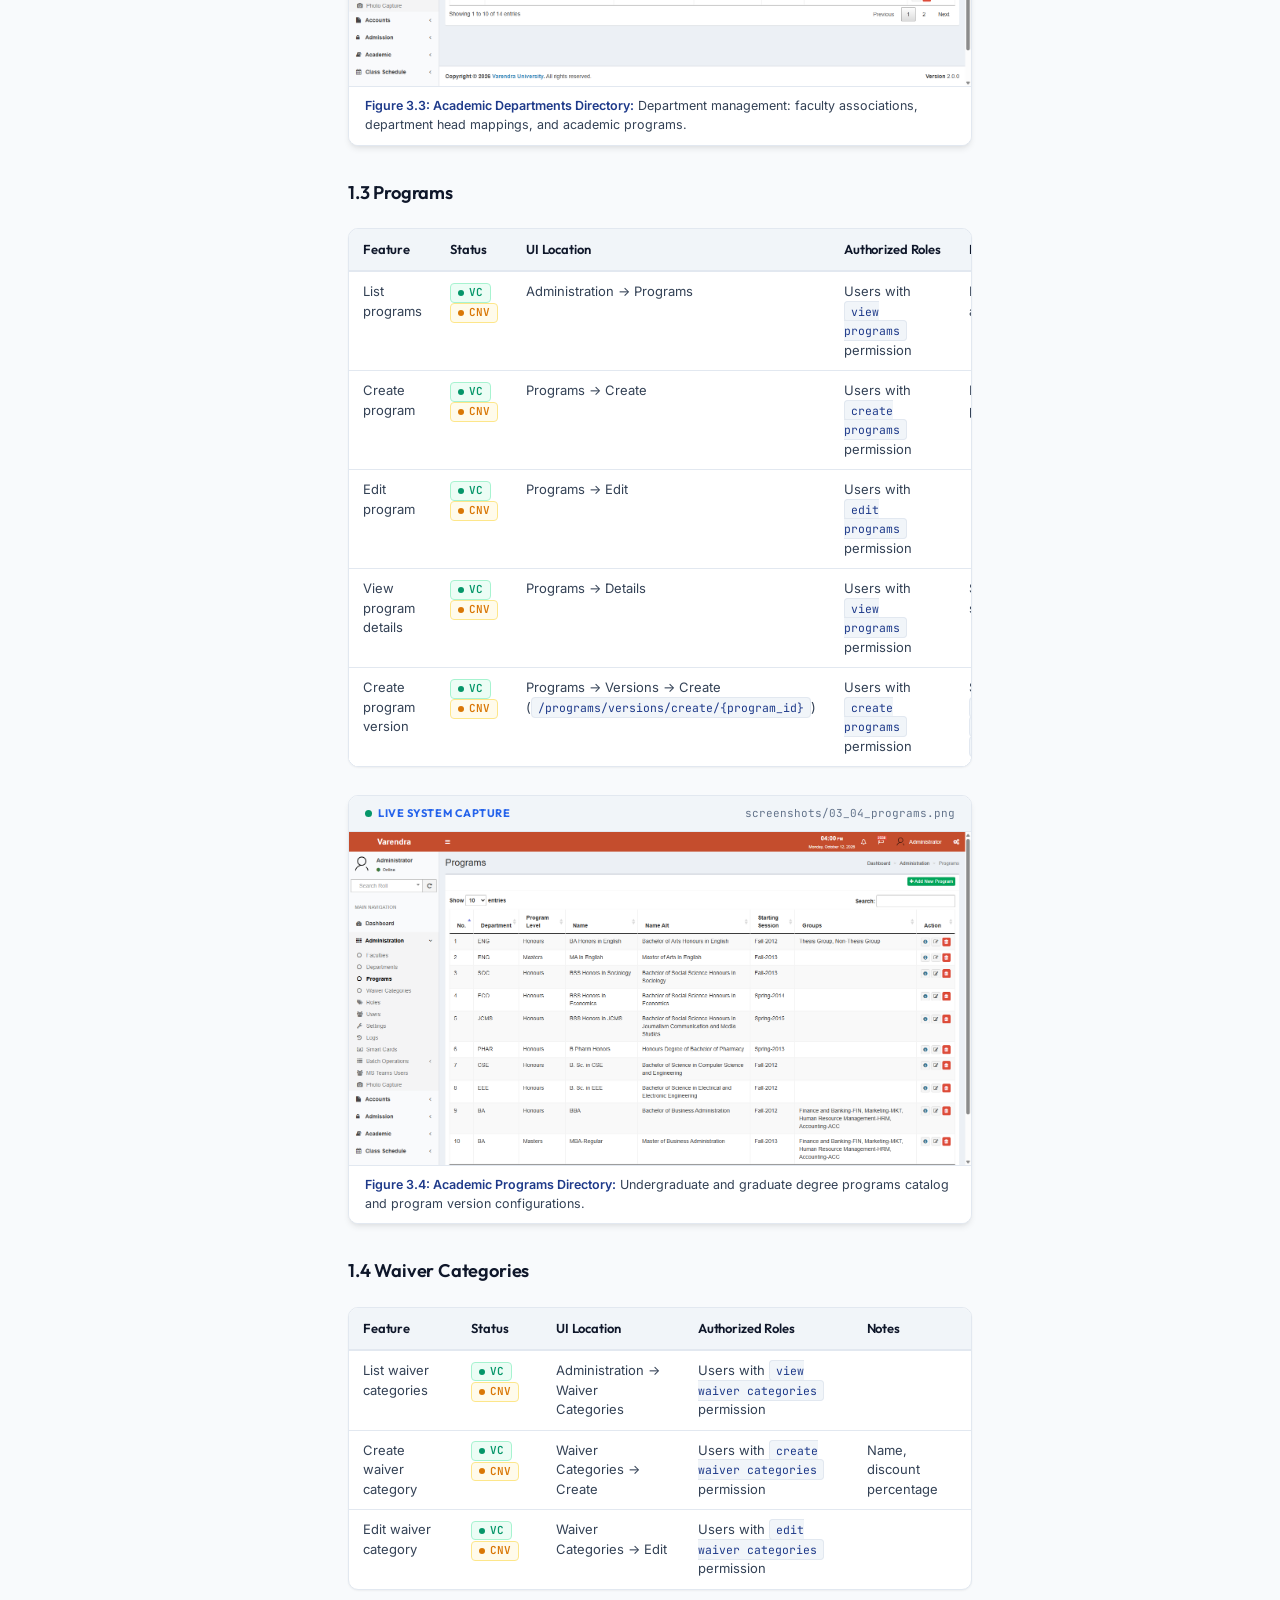
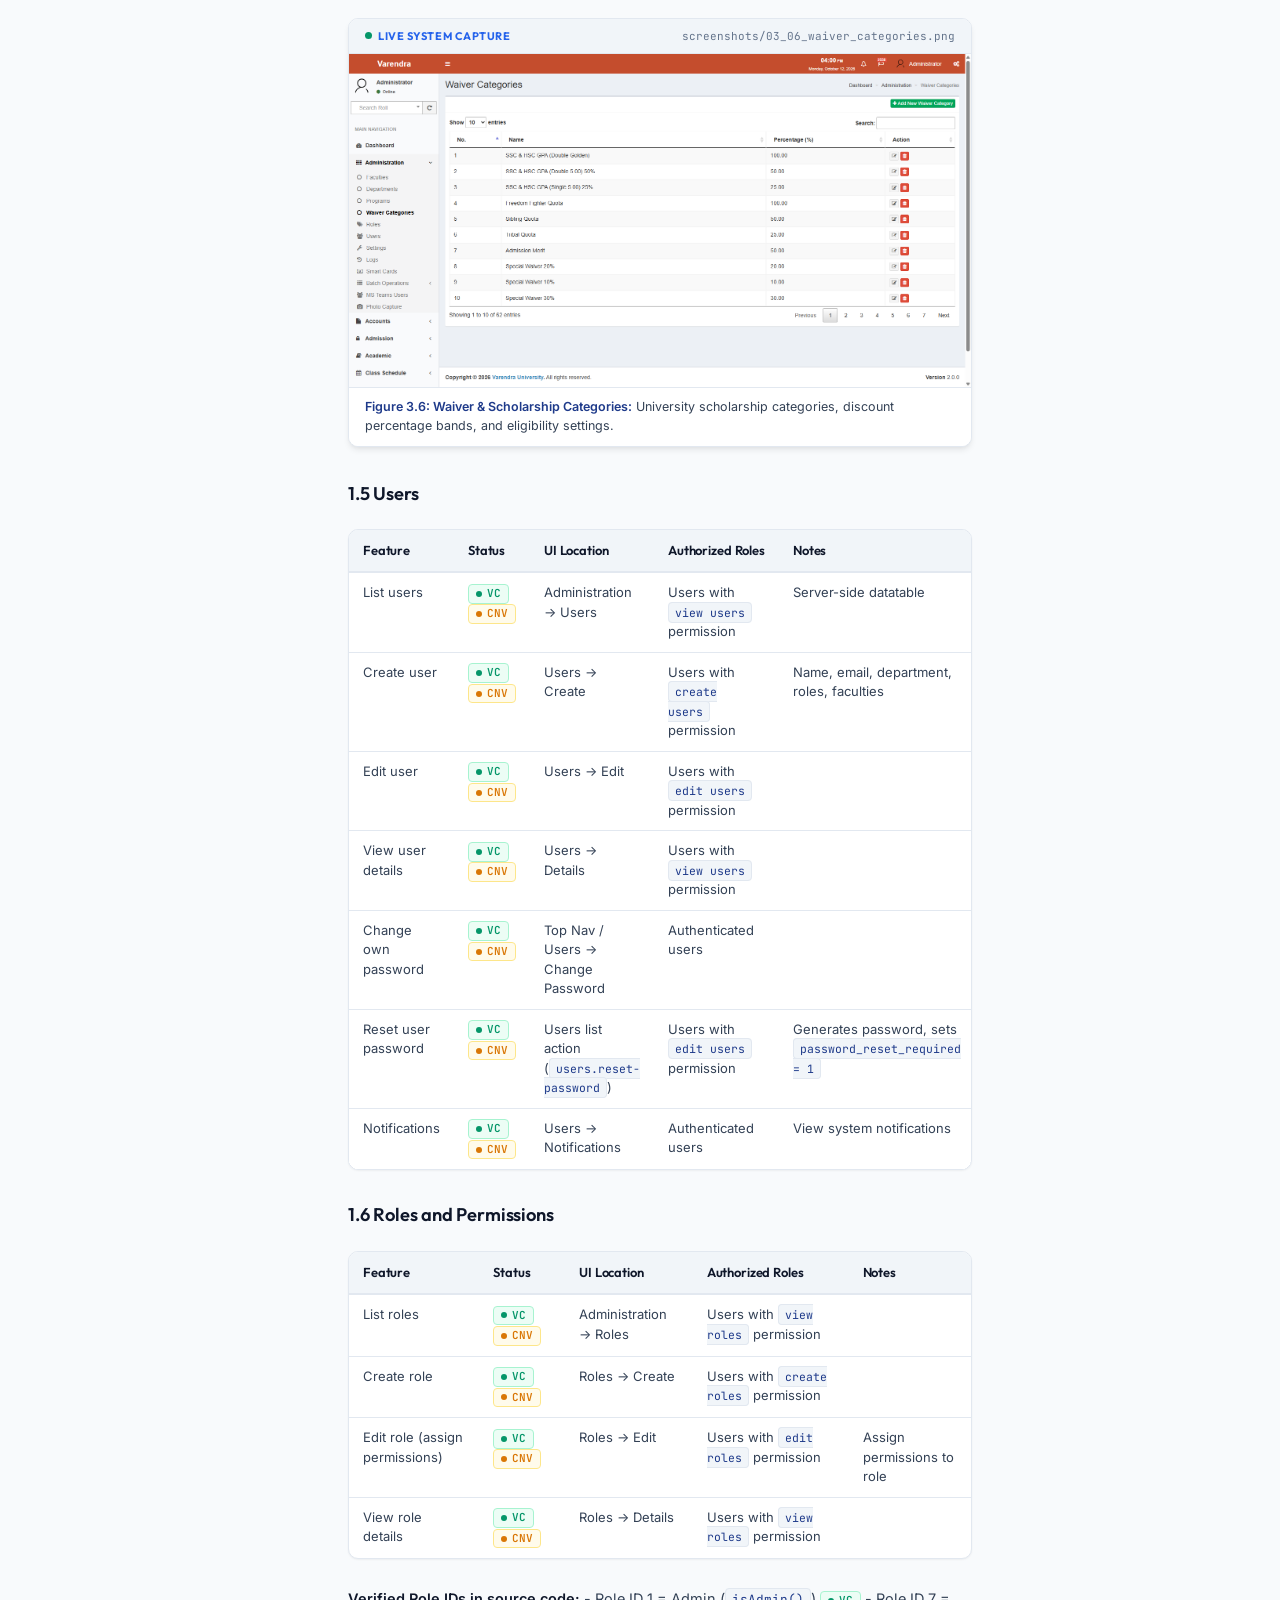
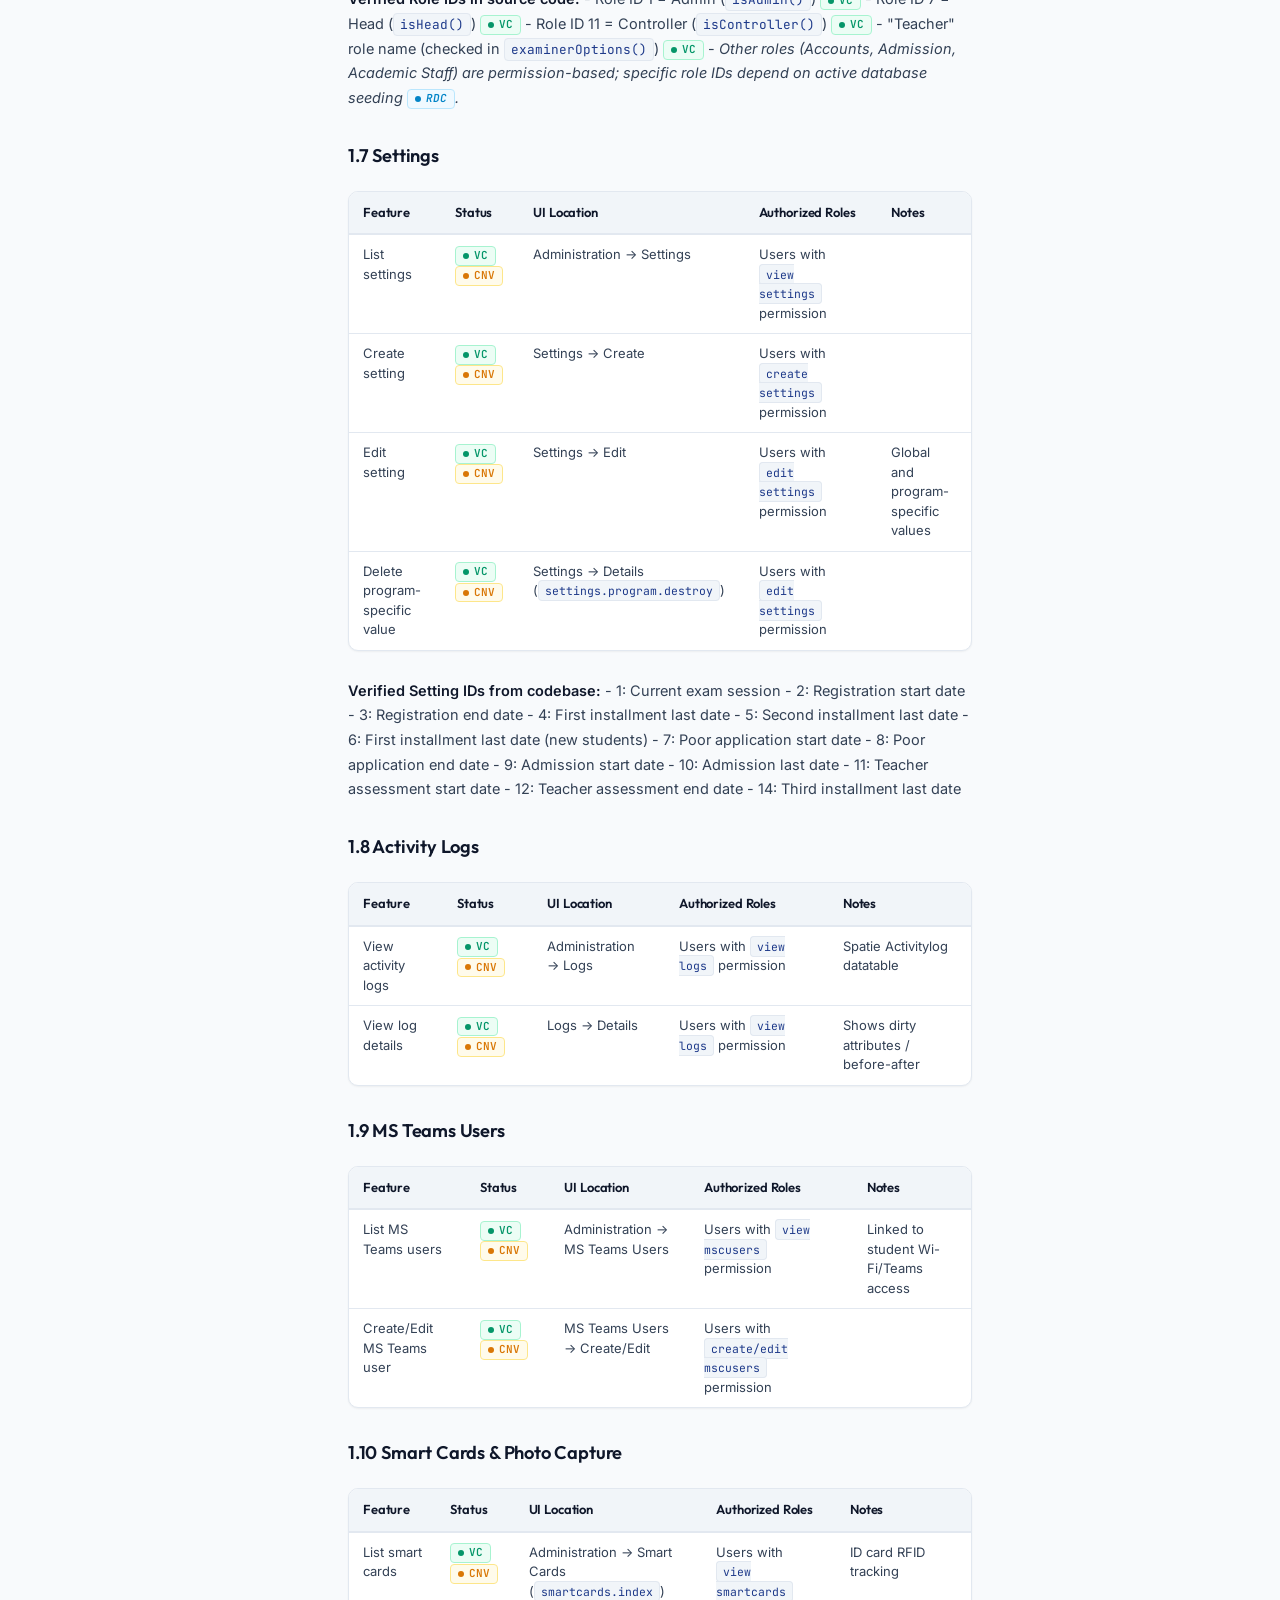
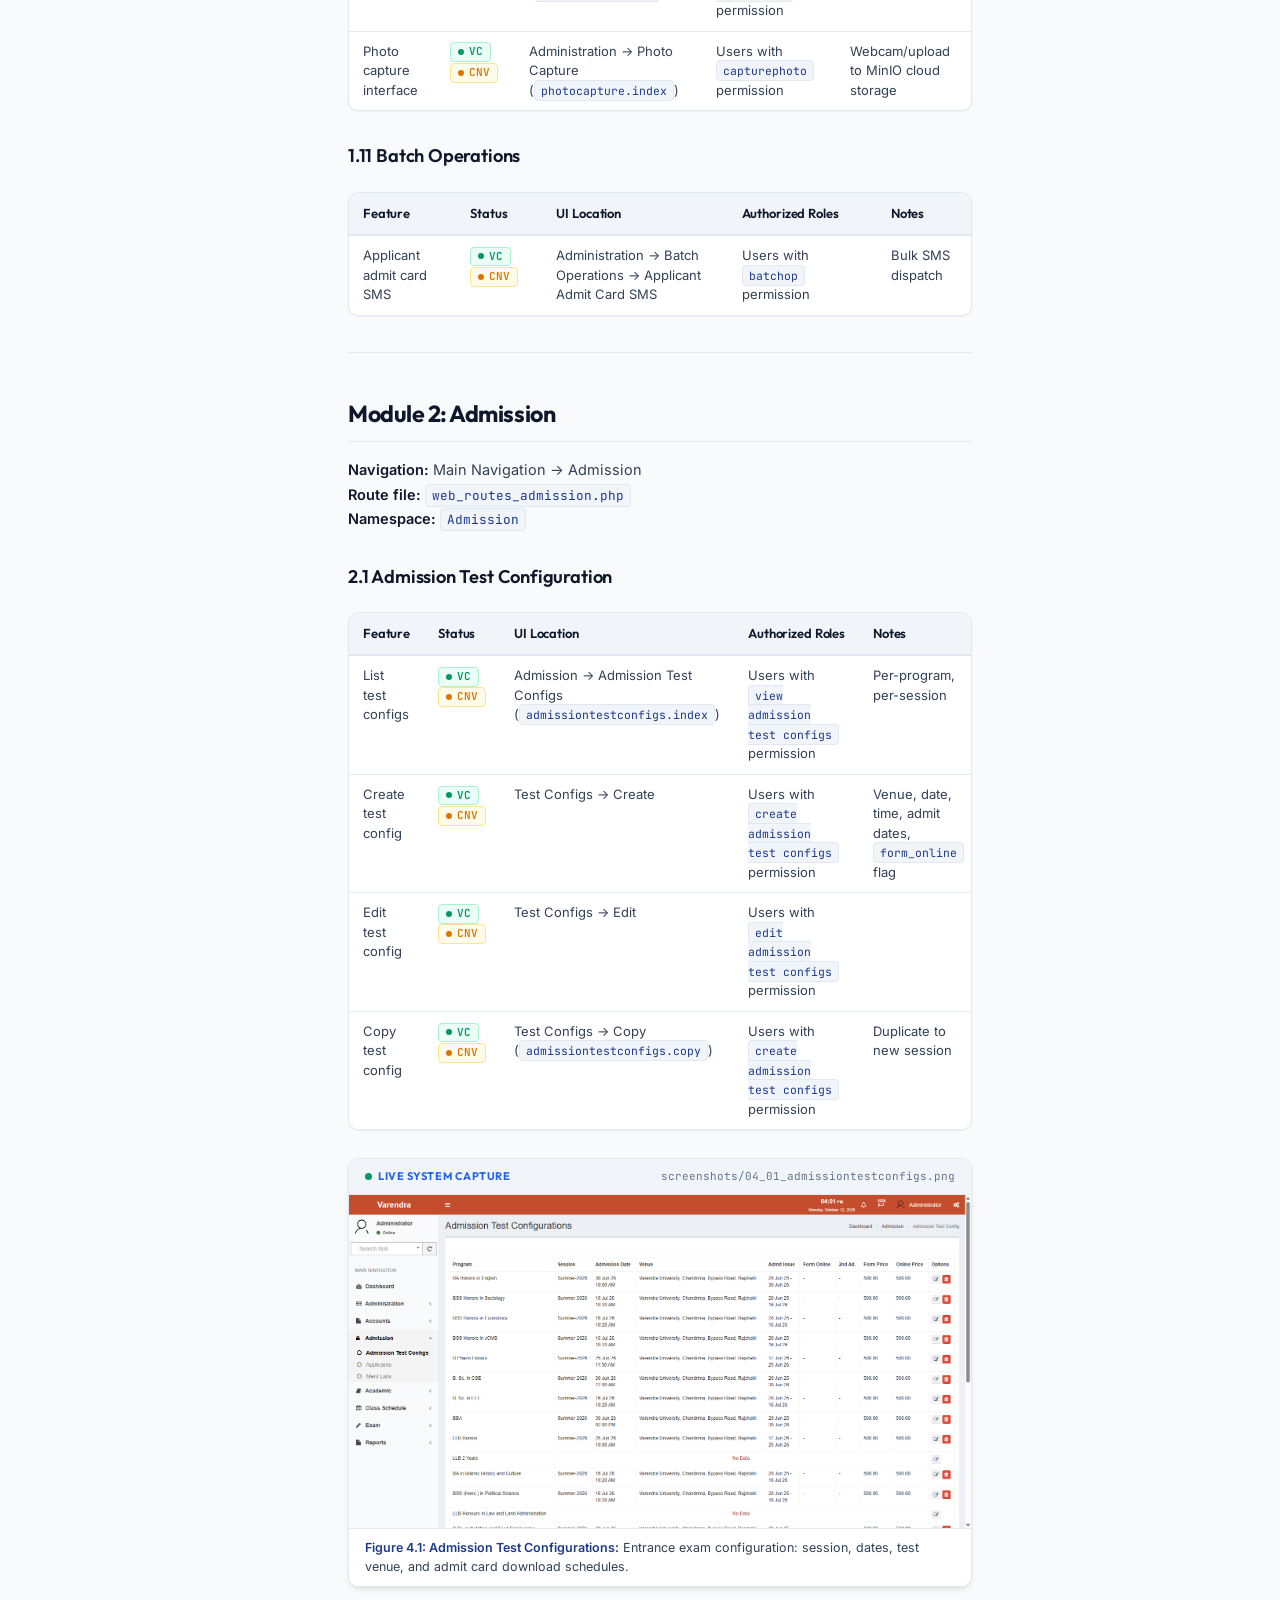
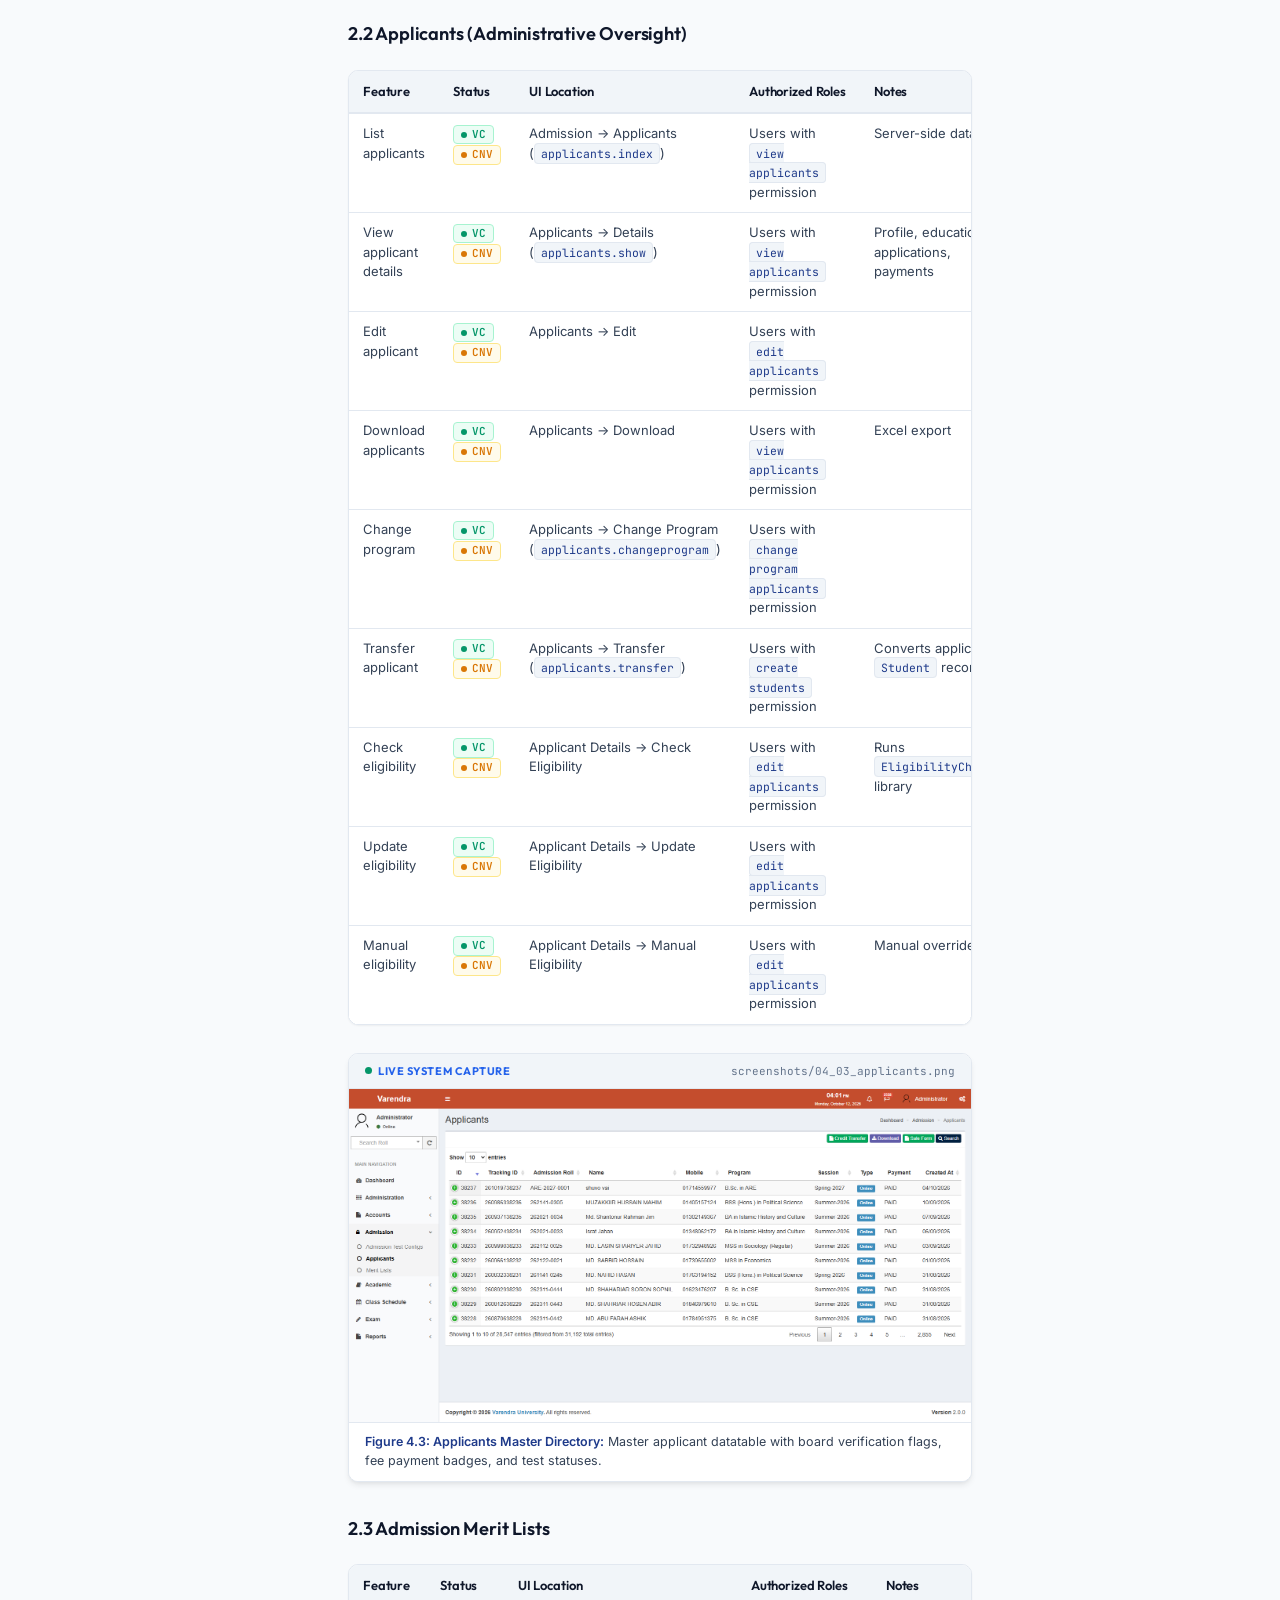
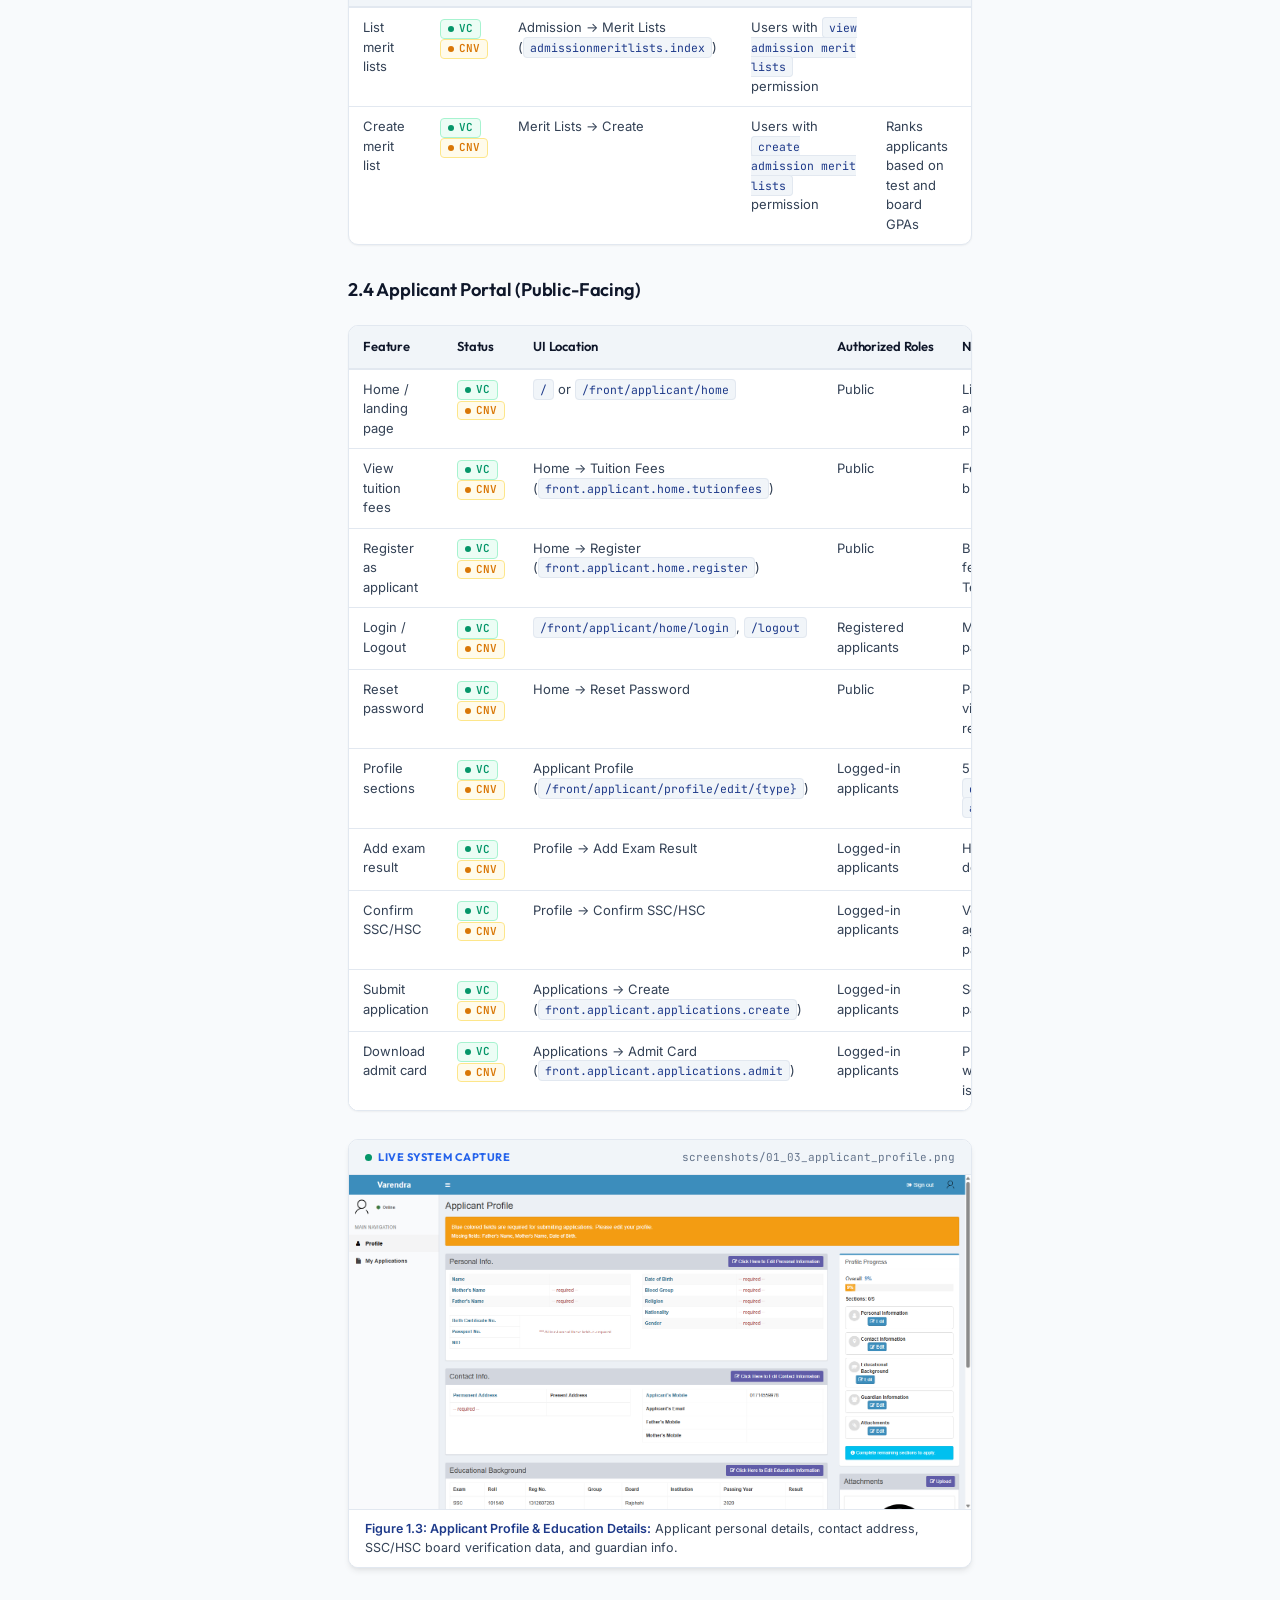
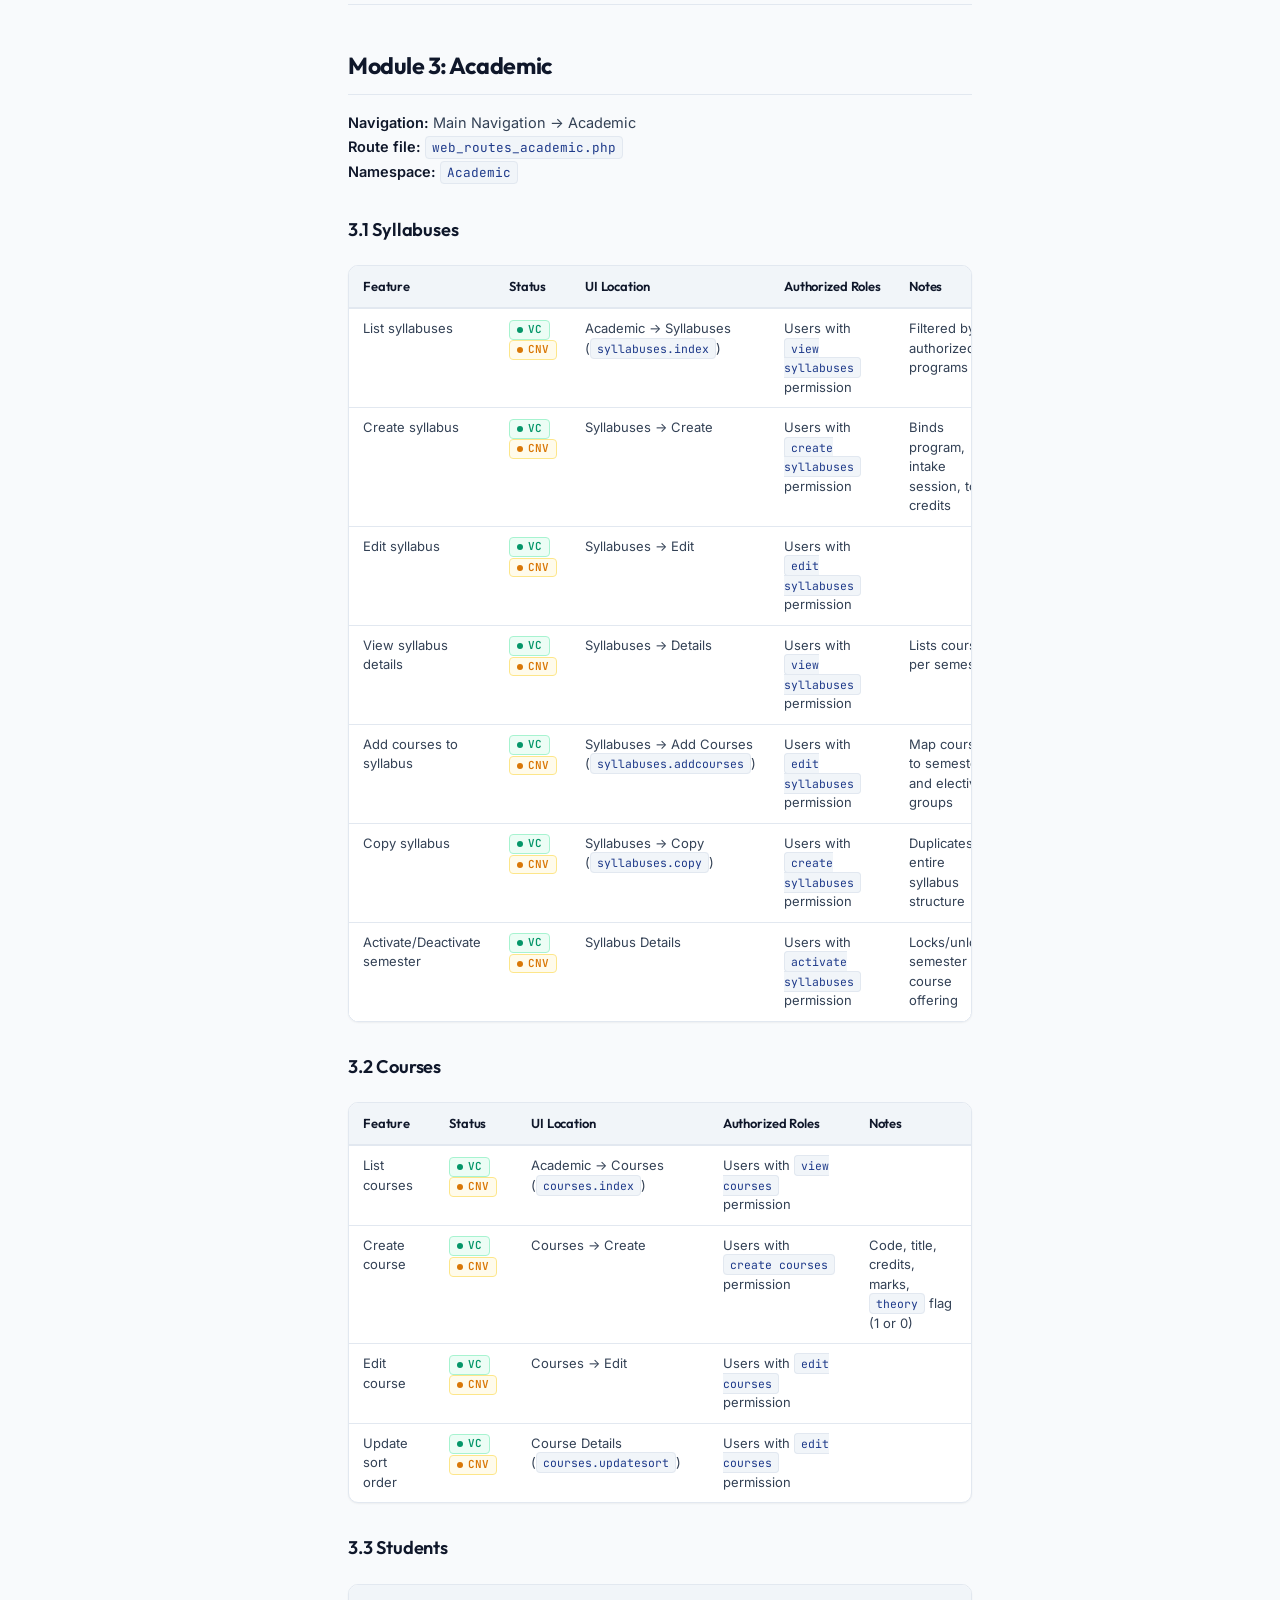
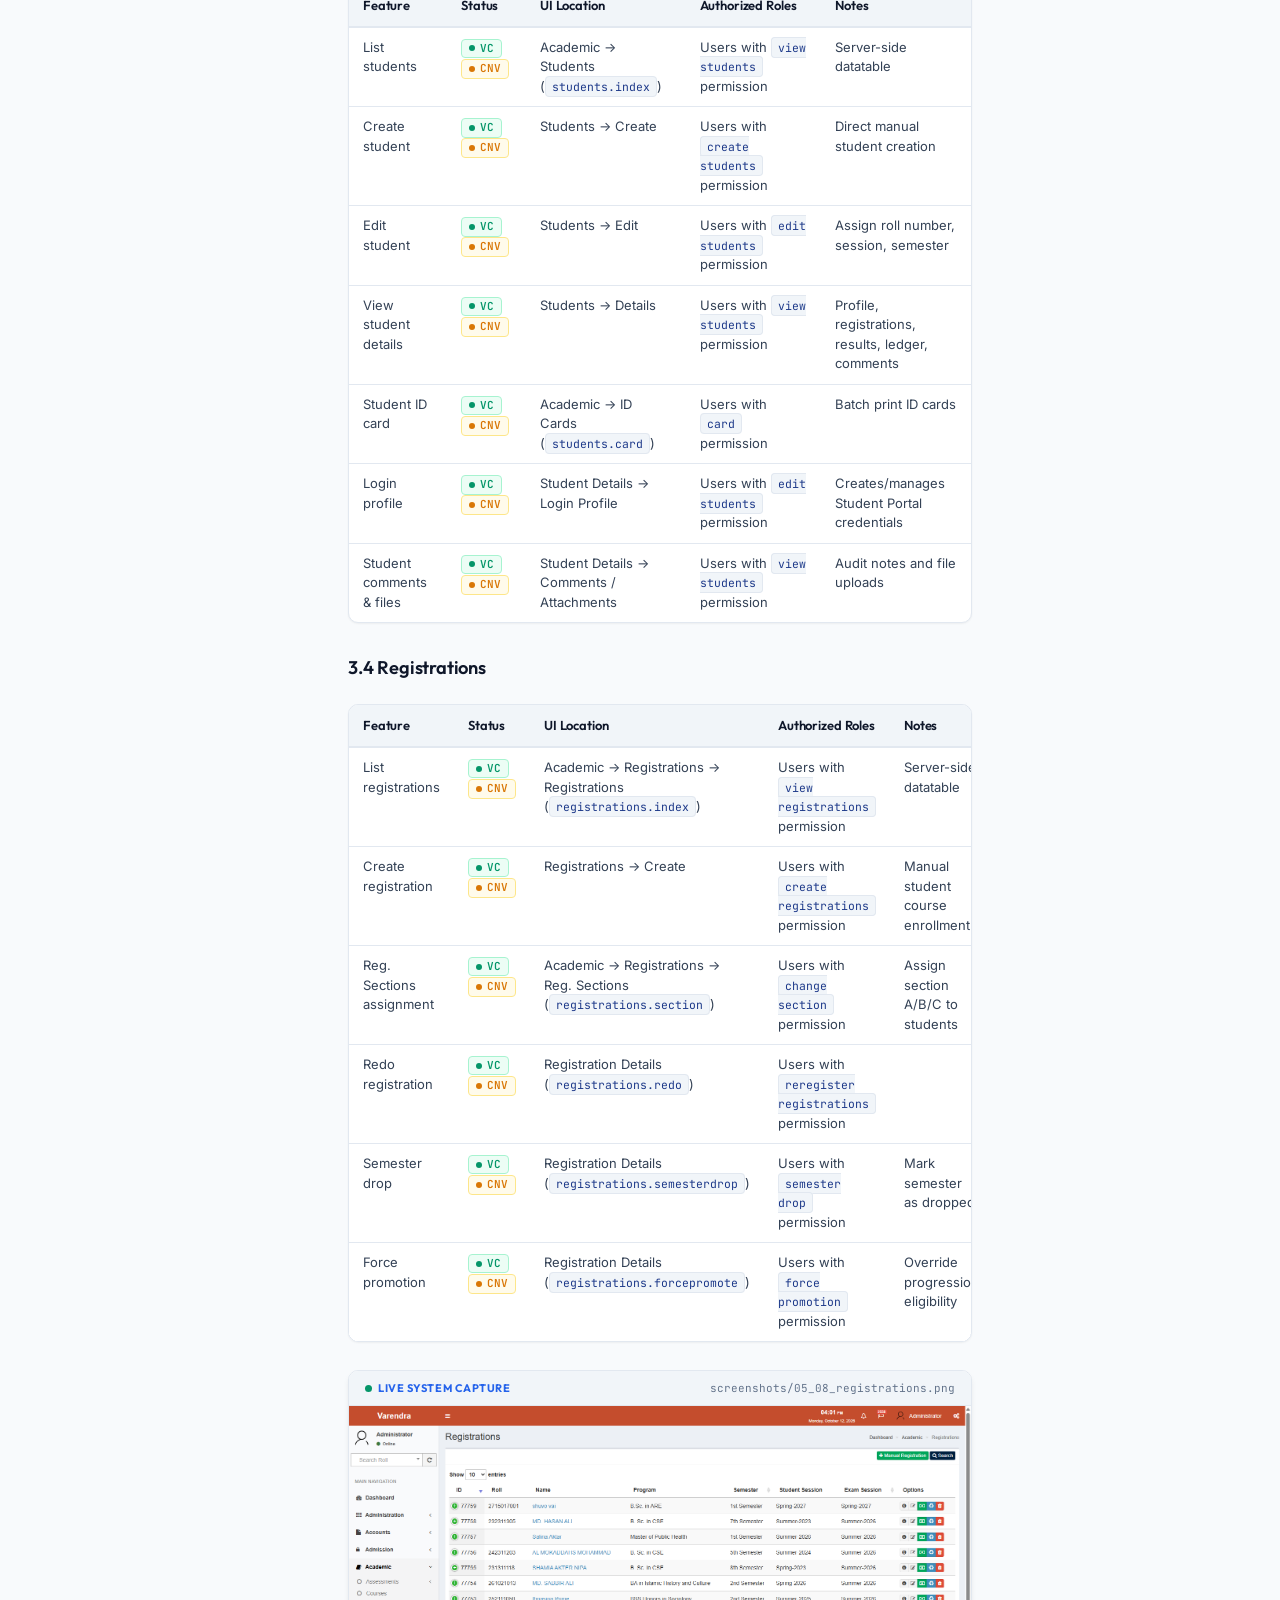
<file: 01-functional-inventory.html>
<!DOCTYPE html>
<html lang="en" data-theme="light">
<head>
  <meta charset="utf-8">
  <meta name="viewport" content="width=device-width, initial-scale=1.0">
  <title>01 — Functional Inventory — EasyMate ERP Manual | Varendra University</title>
  <meta name="description" content="Varendra University EasyMate ERP User Manual & Operational Reference: Student Lifecycle, Cross-Module Workflows, Roles & Technical Verification.">
  <link rel="stylesheet" href="assets/manual.css">
  <link rel="icon" type="image/svg+xml" href="data:image/svg+xml,<svg xmlns='http://www.w3.org/2000/svg' viewBox='0 0 24 24' fill='%231e3a8a'><path d='M12 2L1 7l11 5 9-4.09V17h2V7L12 2z'/></svg>">
</head>
<body>

  <!-- Top App Header -->
  <header class="app-header">
    <div style="display:flex;align-items:center;gap:16px;">
      <button class="mobile-nav-toggle" id="mobile-nav-toggle" aria-label="Toggle navigation">
        <svg xmlns="http://www.w3.org/2000/svg" width="22" height="22" viewBox="0 0 24 24" fill="none" stroke="currentColor" stroke-width="2" stroke-linecap="round" stroke-linejoin="round"><line x1="3" y1="12" x2="21" y2="12"></line><line x1="3" y1="6" x2="21" y2="6"></line><line x1="3" y1="18" x2="21" y2="18"></line></svg>
      </button>
      <a href="index.html" class="brand-wrapper">
        <div class="brand-logo">VU</div>
        <div class="brand-text">
          <div class="brand-title">
            EasyMate ERP
            <span class="version-tag">v1.0</span>
          </div>
          <div class="brand-subtitle">Varendra University • Academic ERP Manual</div>
        </div>
      </a>
    </div>

    <div class="header-actions">
      <div class="search-trigger" role="button" tabindex="0" title="Search documentation (Ctrl+K)">
        <svg xmlns="http://www.w3.org/2000/svg" width="15" height="15" viewBox="0 0 24 24" fill="none" stroke="currentColor" stroke-width="2" stroke-linecap="round" stroke-linejoin="round"><circle cx="11" cy="11" r="8"></circle><line x1="21" y1="21" x2="16.65" y2="16.65"></line></svg>
        <span>Search manual...</span>
        <kbd>Ctrl+K</kbd>
      </div>

      <button class="header-btn" id="theme-toggle-btn" title="Toggle Dark/Light Mode">
        <svg xmlns="http://www.w3.org/2000/svg" width="16" height="16" viewBox="0 0 24 24" fill="none" stroke="currentColor" stroke-width="2" stroke-linecap="round" stroke-linejoin="round"><path d="M21 12.79A9 9 0 1 1 11.21 3 7 7 0 0 0 21 12.79z"></path></svg>
        Dark
      </button>

      <button class="header-btn print-btn-action" title="Print this manual or Export to PDF">
        <svg xmlns="http://www.w3.org/2000/svg" width="16" height="16" viewBox="0 0 24 24" fill="none" stroke="currentColor" stroke-width="2" stroke-linecap="round" stroke-linejoin="round"><polyline points="6 9 6 2 18 2 18 9"></polyline><path d="M6 18H4a2 2 0 0 1-2-2v-5a2 2 0 0 1 2-2h16a2 2 0 0 1 2 2v5a2 2 0 0 1-2 2h-2"></path><rect x="6" y="14" width="12" height="8"></rect></svg>
        Print / PDF
      </button>
    </div>
  </header>

  <!-- Docs Layout -->
  <div class="docs-layout">

    <!-- Left Sidebar -->
    <aside class="docs-sidebar">
      <div class="sidebar-search-box">
        <input type="text" id="sidebar-filter-input" class="sidebar-search-input" placeholder="Quick filter menu...">
      </div>
      <nav class="sidebar-nav">
  <div class="sidebar-nav-group">
    <div class="sidebar-group-title">Getting Started</div>
    <ul class="sidebar-nav-list">
      <li class="sidebar-nav-item">
        <a href="index.html" class="sidebar-nav-link">
          <span class="nav-label"><span class="nav-icon">📌</span> Overview &amp; Scope</span>
          <span class="nav-badge">Start Here</span>
        </a>
      </li>
    </ul>
  </div>
  <div class="sidebar-nav-group">
    <div class="sidebar-group-title">Modules &amp; Specifications</div>
    <ul class="sidebar-nav-list">
      <li class="sidebar-nav-item">
        <a href="01-functional-inventory.html" class="sidebar-nav-link active">
          <span class="nav-label"><span class="nav-icon">📋</span> 01. Functional Inventory</span>
          <span class="nav-badge">9 Modules</span>
        </a>
      </li>
      <li class="sidebar-nav-item">
        <a href="02-student-lifecycle.html" class="sidebar-nav-link">
          <span class="nav-label"><span class="nav-icon">🔄</span> 02. Student Lifecycle</span>
          <span class="nav-badge">8 Stages</span>
        </a>
      </li>
      <li class="sidebar-nav-item">
        <a href="03-role-based-guides.html" class="sidebar-nav-link">
          <span class="nav-label"><span class="nav-icon">👥</span> 03. Role-Based Guides</span>
          <span class="nav-badge">9 Roles</span>
        </a>
      </li>
      <li class="sidebar-nav-item">
        <a href="04-cross-module-workflows.html" class="sidebar-nav-link">
          <span class="nav-label"><span class="nav-icon">⚡</span> 04. Cross-Module Workflows</span>
          <span class="nav-badge">8 Workflows</span>
        </a>
      </li>
    </ul>
  </div>
  <div class="sidebar-nav-group">
    <div class="sidebar-group-title">Reference &amp; Audit</div>
    <ul class="sidebar-nav-list">
      <li class="sidebar-nav-item">
        <a href="05-glossary-and-faq.html" class="sidebar-nav-link">
          <span class="nav-label"><span class="nav-icon">📖</span> 05. Glossary &amp; FAQ</span>
          <span class="nav-badge">Reference</span>
        </a>
      </li>
      <li class="sidebar-nav-item">
        <a href="06-screenshots-checklist.html" class="sidebar-nav-link">
          <span class="nav-label"><span class="nav-icon">📸</span> 06. Screenshots Checklist</span>
          <span class="nav-badge">40 Captured</span>
        </a>
      </li>
      <li class="sidebar-nav-item">
        <a href="verification-report.html" class="sidebar-nav-link">
          <span class="nav-label"><span class="nav-icon">🛡️</span> 07. Verification Report</span>
          <span class="nav-badge">Code Audit</span>
        </a>
      </li>
    </ul>
  </div>
  <div class="sidebar-nav-group">
    <div class="sidebar-group-title">Complete Editions</div>
    <ul class="sidebar-nav-list">
      <li class="sidebar-nav-item">
        <a href="user-manual.html" class="sidebar-nav-link">
          <span class="nav-label"><span class="nav-icon">📑</span> Complete User Manual</span>
          <span class="nav-badge">Master</span>
        </a>
      </li>
    </ul>
  </div>
  <div class="sidebar-nav-group">
    <div class="sidebar-group-title">All-in-One Edition</div>
    <ul class="sidebar-nav-list">
      <li class="sidebar-nav-item">
        <a href="complete-manual.html" class="sidebar-nav-link">
          <span class="nav-label"><span class="nav-icon">📚</span> Complete 8-Chapter Manual</span>
          <span class="nav-badge">Merged</span>
        </a>
      </li>
    </ul>
  </div>

  <div class="sidebar-legend">
    <div class="sidebar-legend-title">Verification Legend</div>
    <div class="legend-item"><span class="legend-dot" style="background:#10b981;"></span> <strong>[VC]</strong> Code Verified</div>
    <div class="legend-item"><span class="legend-dot" style="background:#f59e0b;"></span> <strong>[CNV]</strong> Code Found / Not UI</div>
    <div class="legend-item"><span class="legend-dot" style="background:#ea580c;"></span> <strong>[PI]</strong> Partially Implemented</div>
    <div class="legend-item"><span class="legend-dot" style="background:#7c3aed;"></span> <strong>[VUI]</strong> Running UI Verified</div>
    <div class="legend-item"><span class="legend-dot" style="background:#0284c7;"></span> <strong>[RDC]</strong> Requires DB / Policy</div>
    <div class="legend-item"><span class="legend-dot" style="background:#dc2626;"></span> <strong>[NF]</strong> Not Found / Excluded</div>
  </div>
</nav>

    </aside>

    <!-- Main Content Area -->
    <main class="docs-main">
      <article class="docs-article">
        
        <nav class="breadcrumbs" aria-label="Breadcrumb">
          <a href="index.html">EasyMate ERP</a>
          <span class="separator">/</span>
          <a href="index.html">User Manual</a>
          <span class="separator">/</span>
          <span class="current">01. Functional Inventory</span>
        </nav>

        <div class="doc-header-banner">
          <div class="doc-meta-row">
            <span class="doc-meta-pill">🏛️ Varendra University</span>
            <span class="doc-meta-pill">📅 Published: October 2026</span>
            <span class="doc-meta-pill">🛡️ Live Docker System Verified</span>
            <span class="doc-meta-pill">⚡ Laravel Academic SIS</span>
          </div>
        </div>

        <h1 id="01-functional-inventory">01 — Functional Inventory<a href="#01-functional-inventory" class="heading-anchor" aria-hidden="true" title="Direct link to this section">#</a></h1>
<h2 id="easymate-erp-verified-modules-and-capabilities">EasyMate ERP — Verified Modules and Capabilities<a href="#easymate-erp-verified-modules-and-capabilities" class="heading-anchor" aria-hidden="true" title="Direct link to this section">#</a></h2>
<div class="callout callout-info">
  <div class="callout-title">
    <svg xmlns="http://www.w3.org/2000/svg" width="18" height="18" viewBox="0 0 24 24" fill="none" stroke="currentColor" stroke-width="2" stroke-linecap="round" stroke-linejoin="round"><circle cx="12" cy="12" r="10"></circle><line x1="12" y1="16" x2="12" y2="12"></line><line x1="12" y1="8" x2="12.01" y2="8"></line></svg>
    Operational Note
  </div>
  <p>This inventory was compiled by analyzing the actual codebase: routes, controllers, models, policies, database migrations, database seeders, and blade views. Each feature is classified according to the six audit verification categories.</p>
</div>
<hr />
<h2 id="status-legend">Status Legend<a href="#status-legend" class="heading-anchor" aria-hidden="true" title="Direct link to this section">#</a></h2>
<div class="table-wrapper"><table>
<thead>
<tr>
<th>Status</th>
<th>Verification Classification</th>
<th>Meaning</th>
</tr>
</thead>
<tbody>
<tr>
<td><span class="badge badge-vc" title="Verified in source code"><span class="badge-dot"></span>VC</span></td>
<td><strong>Verified in source code</strong></td>
<td>Feature logic, route, controller, model, and view confirmed in codebase</td>
</tr>
<tr>
<td><span class="badge badge-vui" title="Verified in running UI"><span class="badge-dot"></span>VUI</span></td>
<td><strong>Verified in the running UI</strong></td>
<td>Visually confirmed and interactively tested in a running UI <em>(0 currently verified)</em></td>
</tr>
<tr>
<td><span class="badge badge-pi" title="Partially implemented"><span class="badge-dot"></span>PI</span></td>
<td><strong>Partially implemented</strong></td>
<td>Feature exists in code but has stubs, partial logic, or incomplete views</td>
</tr>
<tr>
<td><span class="badge badge-cnv" title="Found in code but not UI-verified"><span class="badge-dot"></span>CNV</span></td>
<td><strong>Found in code but not UI-verified</strong></td>
<td>Code exists, but layout, rendering, and interaction not verified in runtime</td>
</tr>
<tr>
<td><span class="badge badge-rdc" title="Requires database or policy confirmation"><span class="badge-dot"></span>RDC</span></td>
<td><strong>Requires database or policy confirmation</strong></td>
<td>Logic depends on live database records (e.g., active <code>grades</code> table) or university policy</td>
</tr>
<tr>
<td><span class="badge badge-nf" title="Not found in codebase"><span class="badge-dot"></span>NF</span></td>
<td><strong>Not found</strong></td>
<td>Not present in the codebase (e.g., HRM routes, standalone student result route)</td>
</tr>
</tbody>
</table></div>
<p><em>Note: All features marked as </em><em>Verified in source code <span class="badge badge-vc" title="Verified in source code"><span class="badge-dot"></span>VC</span></em><em> are also </em><em>Found in code but not UI-verified <span class="badge badge-cnv" title="Found in code but not UI-verified"><span class="badge-dot"></span>CNV</span></em><em> because no live browser session was executed during this audit.</em></p>
<hr />
<h2 id="module-1-administration">Module 1: Administration<a href="#module-1-administration" class="heading-anchor" aria-hidden="true" title="Direct link to this section">#</a></h2>
<p><strong>Navigation:</strong> Main Navigation → Administration<br />
<strong>Route file:</strong> <code>web_routes_administrator.php</code><br />
<strong>Namespace:</strong> <code>Administrator</code></p>
<h3 id="11-faculties">1.1 Faculties<a href="#11-faculties" class="heading-anchor" aria-hidden="true" title="Direct link to this section">#</a></h3>
<div class="table-wrapper"><table>
<thead>
<tr>
<th>Feature</th>
<th>Status</th>
<th>UI Location</th>
<th>Authorized Roles</th>
<th>Notes</th>
</tr>
</thead>
<tbody>
<tr>
<td>List faculties</td>
<td><span class="badge badge-vc" title="Verified in source code"><span class="badge-dot"></span>VC</span> <span class="badge badge-cnv" title="Found in code but not UI-verified"><span class="badge-dot"></span>CNV</span></td>
<td>Administration → Faculties</td>
<td>Users with <code>view faculties</code> permission</td>
<td>Server-side datatable</td>
</tr>
<tr>
<td>Create faculty</td>
<td><span class="badge badge-vc" title="Verified in source code"><span class="badge-dot"></span>VC</span> <span class="badge badge-cnv" title="Found in code but not UI-verified"><span class="badge-dot"></span>CNV</span></td>
<td>Faculties → Create</td>
<td>Users with <code>create faculties</code> permission</td>
<td>Modal/form</td>
</tr>
<tr>
<td>Edit faculty</td>
<td><span class="badge badge-vc" title="Verified in source code"><span class="badge-dot"></span>VC</span> <span class="badge badge-cnv" title="Found in code but not UI-verified"><span class="badge-dot"></span>CNV</span></td>
<td>Faculties → Edit</td>
<td>Users with <code>edit faculties</code> permission</td>
<td></td>
</tr>
<tr>
<td>Delete faculty</td>
<td><span class="badge badge-vc" title="Verified in source code"><span class="badge-dot"></span>VC</span> <span class="badge badge-cnv" title="Found in code but not UI-verified"><span class="badge-dot"></span>CNV</span></td>
<td>Faculties list</td>
<td>Users with <code>delete faculties</code> permission</td>
<td></td>
</tr>
<tr>
<td>View faculty details</td>
<td><span class="badge badge-vc" title="Verified in source code"><span class="badge-dot"></span>VC</span> <span class="badge badge-cnv" title="Found in code but not UI-verified"><span class="badge-dot"></span>CNV</span></td>
<td>Faculties → Details</td>
<td>Users with <code>view faculties</code> permission</td>
<td>Shows associated departments</td>
</tr>
</tbody>
</table></div>
<figure class="screenshot-figure">
  <div class="screenshot-header">
    <span class="screenshot-tag">Live System Capture</span>
    <span class="screenshot-filename">screenshots/03_02_faculties.png</span>
  </div>
  <a href="screenshots/03_02_faculties.png" target="_blank" class="screenshot-img-link" title="Click to view full size">
    <img src="screenshots/03_02_faculties.png" alt="Figure 3.2: Faculties Directory" class="screenshot-img" loading="lazy">
  </a>
  <figcaption><strong>Figure 3.2: Faculties Directory:</strong> Master catalog of academic faculties and associated dean administrative records.</figcaption>
</figure>

<h3 id="12-departments">1.2 Departments<a href="#12-departments" class="heading-anchor" aria-hidden="true" title="Direct link to this section">#</a></h3>
<div class="table-wrapper"><table>
<thead>
<tr>
<th>Feature</th>
<th>Status</th>
<th>UI Location</th>
<th>Authorized Roles</th>
<th>Notes</th>
</tr>
</thead>
<tbody>
<tr>
<td>List departments</td>
<td><span class="badge badge-vc" title="Verified in source code"><span class="badge-dot"></span>VC</span> <span class="badge badge-cnv" title="Found in code but not UI-verified"><span class="badge-dot"></span>CNV</span></td>
<td>Administration → Departments</td>
<td>Users with <code>view departments</code> permission</td>
<td></td>
</tr>
<tr>
<td>Create department</td>
<td><span class="badge badge-vc" title="Verified in source code"><span class="badge-dot"></span>VC</span> <span class="badge badge-cnv" title="Found in code but not UI-verified"><span class="badge-dot"></span>CNV</span></td>
<td>Departments → Create</td>
<td>Users with <code>create departments</code> permission</td>
<td>Linked to a faculty</td>
</tr>
<tr>
<td>Edit department</td>
<td><span class="badge badge-vc" title="Verified in source code"><span class="badge-dot"></span>VC</span> <span class="badge badge-cnv" title="Found in code but not UI-verified"><span class="badge-dot"></span>CNV</span></td>
<td>Departments → Edit</td>
<td>Users with <code>edit departments</code> permission</td>
<td></td>
</tr>
<tr>
<td>Delete department</td>
<td><span class="badge badge-vc" title="Verified in source code"><span class="badge-dot"></span>VC</span> <span class="badge badge-cnv" title="Found in code but not UI-verified"><span class="badge-dot"></span>CNV</span></td>
<td>Departments list</td>
<td>Users with <code>delete departments</code> permission</td>
<td></td>
</tr>
<tr>
<td>View department details</td>
<td><span class="badge badge-vc" title="Verified in source code"><span class="badge-dot"></span>VC</span> <span class="badge badge-cnv" title="Found in code but not UI-verified"><span class="badge-dot"></span>CNV</span></td>
<td>Departments → Details</td>
<td>Users with <code>view departments</code> permission</td>
<td></td>
</tr>
</tbody>
</table></div>
<figure class="screenshot-figure">
  <div class="screenshot-header">
    <span class="screenshot-tag">Live System Capture</span>
    <span class="screenshot-filename">screenshots/03_03_departments.png</span>
  </div>
  <a href="screenshots/03_03_departments.png" target="_blank" class="screenshot-img-link" title="Click to view full size">
    <img src="screenshots/03_03_departments.png" alt="Figure 3.3: Academic Departments Directory" class="screenshot-img" loading="lazy">
  </a>
  <figcaption><strong>Figure 3.3: Academic Departments Directory:</strong> Department management: faculty associations, department head mappings, and academic programs.</figcaption>
</figure>

<h3 id="13-programs">1.3 Programs<a href="#13-programs" class="heading-anchor" aria-hidden="true" title="Direct link to this section">#</a></h3>
<div class="table-wrapper"><table>
<thead>
<tr>
<th>Feature</th>
<th>Status</th>
<th>UI Location</th>
<th>Authorized Roles</th>
<th>Notes</th>
</tr>
</thead>
<tbody>
<tr>
<td>List programs</td>
<td><span class="badge badge-vc" title="Verified in source code"><span class="badge-dot"></span>VC</span> <span class="badge badge-cnv" title="Found in code but not UI-verified"><span class="badge-dot"></span>CNV</span></td>
<td>Administration → Programs</td>
<td>Users with <code>view programs</code> permission</td>
<td>Filtered by user's assigned departments</td>
</tr>
<tr>
<td>Create program</td>
<td><span class="badge badge-vc" title="Verified in source code"><span class="badge-dot"></span>VC</span> <span class="badge badge-cnv" title="Found in code but not UI-verified"><span class="badge-dot"></span>CNV</span></td>
<td>Programs → Create</td>
<td>Users with <code>create programs</code> permission</td>
<td>Links to department and program level</td>
</tr>
<tr>
<td>Edit program</td>
<td><span class="badge badge-vc" title="Verified in source code"><span class="badge-dot"></span>VC</span> <span class="badge badge-cnv" title="Found in code but not UI-verified"><span class="badge-dot"></span>CNV</span></td>
<td>Programs → Edit</td>
<td>Users with <code>edit programs</code> permission</td>
<td></td>
</tr>
<tr>
<td>View program details</td>
<td><span class="badge badge-vc" title="Verified in source code"><span class="badge-dot"></span>VC</span> <span class="badge badge-cnv" title="Found in code but not UI-verified"><span class="badge-dot"></span>CNV</span></td>
<td>Programs → Details</td>
<td>Users with <code>view programs</code> permission</td>
<td>Shows versions, groups, syllabi</td>
</tr>
<tr>
<td>Create program version</td>
<td><span class="badge badge-vc" title="Verified in source code"><span class="badge-dot"></span>VC</span> <span class="badge badge-cnv" title="Found in code but not UI-verified"><span class="badge-dot"></span>CNV</span></td>
<td>Programs → Versions → Create (<code>/programs/versions/create/{program_id}</code>)</td>
<td>Users with <code>create programs</code> permission</td>
<td>Sets <code>semesters_per_year</code>, <code>payment_installments</code>, <code>total_years</code></td>
</tr>
</tbody>
</table></div>
<figure class="screenshot-figure">
  <div class="screenshot-header">
    <span class="screenshot-tag">Live System Capture</span>
    <span class="screenshot-filename">screenshots/03_04_programs.png</span>
  </div>
  <a href="screenshots/03_04_programs.png" target="_blank" class="screenshot-img-link" title="Click to view full size">
    <img src="screenshots/03_04_programs.png" alt="Figure 3.4: Academic Programs Directory" class="screenshot-img" loading="lazy">
  </a>
  <figcaption><strong>Figure 3.4: Academic Programs Directory:</strong> Undergraduate and graduate degree programs catalog and program version configurations.</figcaption>
</figure>

<h3 id="14-waiver-categories">1.4 Waiver Categories<a href="#14-waiver-categories" class="heading-anchor" aria-hidden="true" title="Direct link to this section">#</a></h3>
<div class="table-wrapper"><table>
<thead>
<tr>
<th>Feature</th>
<th>Status</th>
<th>UI Location</th>
<th>Authorized Roles</th>
<th>Notes</th>
</tr>
</thead>
<tbody>
<tr>
<td>List waiver categories</td>
<td><span class="badge badge-vc" title="Verified in source code"><span class="badge-dot"></span>VC</span> <span class="badge badge-cnv" title="Found in code but not UI-verified"><span class="badge-dot"></span>CNV</span></td>
<td>Administration → Waiver Categories</td>
<td>Users with <code>view waiver categories</code> permission</td>
<td></td>
</tr>
<tr>
<td>Create waiver category</td>
<td><span class="badge badge-vc" title="Verified in source code"><span class="badge-dot"></span>VC</span> <span class="badge badge-cnv" title="Found in code but not UI-verified"><span class="badge-dot"></span>CNV</span></td>
<td>Waiver Categories → Create</td>
<td>Users with <code>create waiver categories</code> permission</td>
<td>Name, discount percentage</td>
</tr>
<tr>
<td>Edit waiver category</td>
<td><span class="badge badge-vc" title="Verified in source code"><span class="badge-dot"></span>VC</span> <span class="badge badge-cnv" title="Found in code but not UI-verified"><span class="badge-dot"></span>CNV</span></td>
<td>Waiver Categories → Edit</td>
<td>Users with <code>edit waiver categories</code> permission</td>
<td></td>
</tr>
</tbody>
</table></div>
<figure class="screenshot-figure">
  <div class="screenshot-header">
    <span class="screenshot-tag">Live System Capture</span>
    <span class="screenshot-filename">screenshots/03_06_waiver_categories.png</span>
  </div>
  <a href="screenshots/03_06_waiver_categories.png" target="_blank" class="screenshot-img-link" title="Click to view full size">
    <img src="screenshots/03_06_waiver_categories.png" alt="Figure 3.6: Waiver &amp; Scholarship Categories" class="screenshot-img" loading="lazy">
  </a>
  <figcaption><strong>Figure 3.6: Waiver &amp; Scholarship Categories:</strong> University scholarship categories, discount percentage bands, and eligibility settings.</figcaption>
</figure>

<h3 id="15-users">1.5 Users<a href="#15-users" class="heading-anchor" aria-hidden="true" title="Direct link to this section">#</a></h3>
<div class="table-wrapper"><table>
<thead>
<tr>
<th>Feature</th>
<th>Status</th>
<th>UI Location</th>
<th>Authorized Roles</th>
<th>Notes</th>
</tr>
</thead>
<tbody>
<tr>
<td>List users</td>
<td><span class="badge badge-vc" title="Verified in source code"><span class="badge-dot"></span>VC</span> <span class="badge badge-cnv" title="Found in code but not UI-verified"><span class="badge-dot"></span>CNV</span></td>
<td>Administration → Users</td>
<td>Users with <code>view users</code> permission</td>
<td>Server-side datatable</td>
</tr>
<tr>
<td>Create user</td>
<td><span class="badge badge-vc" title="Verified in source code"><span class="badge-dot"></span>VC</span> <span class="badge badge-cnv" title="Found in code but not UI-verified"><span class="badge-dot"></span>CNV</span></td>
<td>Users → Create</td>
<td>Users with <code>create users</code> permission</td>
<td>Name, email, department, roles, faculties</td>
</tr>
<tr>
<td>Edit user</td>
<td><span class="badge badge-vc" title="Verified in source code"><span class="badge-dot"></span>VC</span> <span class="badge badge-cnv" title="Found in code but not UI-verified"><span class="badge-dot"></span>CNV</span></td>
<td>Users → Edit</td>
<td>Users with <code>edit users</code> permission</td>
<td></td>
</tr>
<tr>
<td>View user details</td>
<td><span class="badge badge-vc" title="Verified in source code"><span class="badge-dot"></span>VC</span> <span class="badge badge-cnv" title="Found in code but not UI-verified"><span class="badge-dot"></span>CNV</span></td>
<td>Users → Details</td>
<td>Users with <code>view users</code> permission</td>
<td></td>
</tr>
<tr>
<td>Change own password</td>
<td><span class="badge badge-vc" title="Verified in source code"><span class="badge-dot"></span>VC</span> <span class="badge badge-cnv" title="Found in code but not UI-verified"><span class="badge-dot"></span>CNV</span></td>
<td>Top Nav / Users → Change Password</td>
<td>Authenticated users</td>
<td></td>
</tr>
<tr>
<td>Reset user password</td>
<td><span class="badge badge-vc" title="Verified in source code"><span class="badge-dot"></span>VC</span> <span class="badge badge-cnv" title="Found in code but not UI-verified"><span class="badge-dot"></span>CNV</span></td>
<td>Users list action (<code>users.reset-password</code>)</td>
<td>Users with <code>edit users</code> permission</td>
<td>Generates password, sets <code>password_reset_required = 1</code></td>
</tr>
<tr>
<td>Notifications</td>
<td><span class="badge badge-vc" title="Verified in source code"><span class="badge-dot"></span>VC</span> <span class="badge badge-cnv" title="Found in code but not UI-verified"><span class="badge-dot"></span>CNV</span></td>
<td>Users → Notifications</td>
<td>Authenticated users</td>
<td>View system notifications</td>
</tr>
</tbody>
</table></div>
<h3 id="16-roles-and-permissions">1.6 Roles and Permissions<a href="#16-roles-and-permissions" class="heading-anchor" aria-hidden="true" title="Direct link to this section">#</a></h3>
<div class="table-wrapper"><table>
<thead>
<tr>
<th>Feature</th>
<th>Status</th>
<th>UI Location</th>
<th>Authorized Roles</th>
<th>Notes</th>
</tr>
</thead>
<tbody>
<tr>
<td>List roles</td>
<td><span class="badge badge-vc" title="Verified in source code"><span class="badge-dot"></span>VC</span> <span class="badge badge-cnv" title="Found in code but not UI-verified"><span class="badge-dot"></span>CNV</span></td>
<td>Administration → Roles</td>
<td>Users with <code>view roles</code> permission</td>
<td></td>
</tr>
<tr>
<td>Create role</td>
<td><span class="badge badge-vc" title="Verified in source code"><span class="badge-dot"></span>VC</span> <span class="badge badge-cnv" title="Found in code but not UI-verified"><span class="badge-dot"></span>CNV</span></td>
<td>Roles → Create</td>
<td>Users with <code>create roles</code> permission</td>
<td></td>
</tr>
<tr>
<td>Edit role (assign permissions)</td>
<td><span class="badge badge-vc" title="Verified in source code"><span class="badge-dot"></span>VC</span> <span class="badge badge-cnv" title="Found in code but not UI-verified"><span class="badge-dot"></span>CNV</span></td>
<td>Roles → Edit</td>
<td>Users with <code>edit roles</code> permission</td>
<td>Assign permissions to role</td>
</tr>
<tr>
<td>View role details</td>
<td><span class="badge badge-vc" title="Verified in source code"><span class="badge-dot"></span>VC</span> <span class="badge badge-cnv" title="Found in code but not UI-verified"><span class="badge-dot"></span>CNV</span></td>
<td>Roles → Details</td>
<td>Users with <code>view roles</code> permission</td>
<td></td>
</tr>
</tbody>
</table></div>
<p><strong>Verified Role IDs in source code:</strong>
- Role ID 1 = Admin (<code>isAdmin()</code>) <span class="badge badge-vc" title="Verified in source code"><span class="badge-dot"></span>VC</span>
- Role ID 7 = Head (<code>isHead()</code>) <span class="badge badge-vc" title="Verified in source code"><span class="badge-dot"></span>VC</span>
- Role ID 11 = Controller (<code>isController()</code>) <span class="badge badge-vc" title="Verified in source code"><span class="badge-dot"></span>VC</span>
- "Teacher" role name (checked in <code>examinerOptions()</code>) <span class="badge badge-vc" title="Verified in source code"><span class="badge-dot"></span>VC</span>
- <em>Other roles (Accounts, Admission, Academic Staff) are permission-based; specific role IDs depend on active database seeding <span class="badge badge-rdc" title="Requires database or policy confirmation"><span class="badge-dot"></span>RDC</span>.</em></p>
<h3 id="17-settings">1.7 Settings<a href="#17-settings" class="heading-anchor" aria-hidden="true" title="Direct link to this section">#</a></h3>
<div class="table-wrapper"><table>
<thead>
<tr>
<th>Feature</th>
<th>Status</th>
<th>UI Location</th>
<th>Authorized Roles</th>
<th>Notes</th>
</tr>
</thead>
<tbody>
<tr>
<td>List settings</td>
<td><span class="badge badge-vc" title="Verified in source code"><span class="badge-dot"></span>VC</span> <span class="badge badge-cnv" title="Found in code but not UI-verified"><span class="badge-dot"></span>CNV</span></td>
<td>Administration → Settings</td>
<td>Users with <code>view settings</code> permission</td>
<td></td>
</tr>
<tr>
<td>Create setting</td>
<td><span class="badge badge-vc" title="Verified in source code"><span class="badge-dot"></span>VC</span> <span class="badge badge-cnv" title="Found in code but not UI-verified"><span class="badge-dot"></span>CNV</span></td>
<td>Settings → Create</td>
<td>Users with <code>create settings</code> permission</td>
<td></td>
</tr>
<tr>
<td>Edit setting</td>
<td><span class="badge badge-vc" title="Verified in source code"><span class="badge-dot"></span>VC</span> <span class="badge badge-cnv" title="Found in code but not UI-verified"><span class="badge-dot"></span>CNV</span></td>
<td>Settings → Edit</td>
<td>Users with <code>edit settings</code> permission</td>
<td>Global and program-specific values</td>
</tr>
<tr>
<td>Delete program-specific value</td>
<td><span class="badge badge-vc" title="Verified in source code"><span class="badge-dot"></span>VC</span> <span class="badge badge-cnv" title="Found in code but not UI-verified"><span class="badge-dot"></span>CNV</span></td>
<td>Settings → Details (<code>settings.program.destroy</code>)</td>
<td>Users with <code>edit settings</code> permission</td>
<td></td>
</tr>
</tbody>
</table></div>
<p><strong>Verified Setting IDs from codebase:</strong>
- 1: Current exam session
- 2: Registration start date
- 3: Registration end date
- 4: First installment last date
- 5: Second installment last date
- 6: First installment last date (new students)
- 7: Poor application start date
- 8: Poor application end date
- 9: Admission start date
- 10: Admission last date
- 11: Teacher assessment start date
- 12: Teacher assessment end date
- 14: Third installment last date</p>
<h3 id="18-activity-logs">1.8 Activity Logs<a href="#18-activity-logs" class="heading-anchor" aria-hidden="true" title="Direct link to this section">#</a></h3>
<div class="table-wrapper"><table>
<thead>
<tr>
<th>Feature</th>
<th>Status</th>
<th>UI Location</th>
<th>Authorized Roles</th>
<th>Notes</th>
</tr>
</thead>
<tbody>
<tr>
<td>View activity logs</td>
<td><span class="badge badge-vc" title="Verified in source code"><span class="badge-dot"></span>VC</span> <span class="badge badge-cnv" title="Found in code but not UI-verified"><span class="badge-dot"></span>CNV</span></td>
<td>Administration → Logs</td>
<td>Users with <code>view logs</code> permission</td>
<td>Spatie Activitylog datatable</td>
</tr>
<tr>
<td>View log details</td>
<td><span class="badge badge-vc" title="Verified in source code"><span class="badge-dot"></span>VC</span> <span class="badge badge-cnv" title="Found in code but not UI-verified"><span class="badge-dot"></span>CNV</span></td>
<td>Logs → Details</td>
<td>Users with <code>view logs</code> permission</td>
<td>Shows dirty attributes / before-after</td>
</tr>
</tbody>
</table></div>
<h3 id="19-ms-teams-users">1.9 MS Teams Users<a href="#19-ms-teams-users" class="heading-anchor" aria-hidden="true" title="Direct link to this section">#</a></h3>
<div class="table-wrapper"><table>
<thead>
<tr>
<th>Feature</th>
<th>Status</th>
<th>UI Location</th>
<th>Authorized Roles</th>
<th>Notes</th>
</tr>
</thead>
<tbody>
<tr>
<td>List MS Teams users</td>
<td><span class="badge badge-vc" title="Verified in source code"><span class="badge-dot"></span>VC</span> <span class="badge badge-cnv" title="Found in code but not UI-verified"><span class="badge-dot"></span>CNV</span></td>
<td>Administration → MS Teams Users</td>
<td>Users with <code>view mscusers</code> permission</td>
<td>Linked to student Wi-Fi/Teams access</td>
</tr>
<tr>
<td>Create/Edit MS Teams user</td>
<td><span class="badge badge-vc" title="Verified in source code"><span class="badge-dot"></span>VC</span> <span class="badge badge-cnv" title="Found in code but not UI-verified"><span class="badge-dot"></span>CNV</span></td>
<td>MS Teams Users → Create/Edit</td>
<td>Users with <code>create/edit mscusers</code> permission</td>
<td></td>
</tr>
</tbody>
</table></div>
<h3 id="110-smart-cards-photo-capture">1.10 Smart Cards &amp; Photo Capture<a href="#110-smart-cards-photo-capture" class="heading-anchor" aria-hidden="true" title="Direct link to this section">#</a></h3>
<div class="table-wrapper"><table>
<thead>
<tr>
<th>Feature</th>
<th>Status</th>
<th>UI Location</th>
<th>Authorized Roles</th>
<th>Notes</th>
</tr>
</thead>
<tbody>
<tr>
<td>List smart cards</td>
<td><span class="badge badge-vc" title="Verified in source code"><span class="badge-dot"></span>VC</span> <span class="badge badge-cnv" title="Found in code but not UI-verified"><span class="badge-dot"></span>CNV</span></td>
<td>Administration → Smart Cards (<code>smartcards.index</code>)</td>
<td>Users with <code>view smartcards</code> permission</td>
<td>ID card RFID tracking</td>
</tr>
<tr>
<td>Photo capture interface</td>
<td><span class="badge badge-vc" title="Verified in source code"><span class="badge-dot"></span>VC</span> <span class="badge badge-cnv" title="Found in code but not UI-verified"><span class="badge-dot"></span>CNV</span></td>
<td>Administration → Photo Capture (<code>photocapture.index</code>)</td>
<td>Users with <code>capturephoto</code> permission</td>
<td>Webcam/upload to MinIO cloud storage</td>
</tr>
</tbody>
</table></div>
<h3 id="111-batch-operations">1.11 Batch Operations<a href="#111-batch-operations" class="heading-anchor" aria-hidden="true" title="Direct link to this section">#</a></h3>
<div class="table-wrapper"><table>
<thead>
<tr>
<th>Feature</th>
<th>Status</th>
<th>UI Location</th>
<th>Authorized Roles</th>
<th>Notes</th>
</tr>
</thead>
<tbody>
<tr>
<td>Applicant admit card SMS</td>
<td><span class="badge badge-vc" title="Verified in source code"><span class="badge-dot"></span>VC</span> <span class="badge badge-cnv" title="Found in code but not UI-verified"><span class="badge-dot"></span>CNV</span></td>
<td>Administration → Batch Operations → Applicant Admit Card SMS</td>
<td>Users with <code>batchop</code> permission</td>
<td>Bulk SMS dispatch</td>
</tr>
</tbody>
</table></div>
<hr />
<h2 id="module-2-admission">Module 2: Admission<a href="#module-2-admission" class="heading-anchor" aria-hidden="true" title="Direct link to this section">#</a></h2>
<p><strong>Navigation:</strong> Main Navigation → Admission<br />
<strong>Route file:</strong> <code>web_routes_admission.php</code><br />
<strong>Namespace:</strong> <code>Admission</code></p>
<h3 id="21-admission-test-configuration">2.1 Admission Test Configuration<a href="#21-admission-test-configuration" class="heading-anchor" aria-hidden="true" title="Direct link to this section">#</a></h3>
<div class="table-wrapper"><table>
<thead>
<tr>
<th>Feature</th>
<th>Status</th>
<th>UI Location</th>
<th>Authorized Roles</th>
<th>Notes</th>
</tr>
</thead>
<tbody>
<tr>
<td>List test configs</td>
<td><span class="badge badge-vc" title="Verified in source code"><span class="badge-dot"></span>VC</span> <span class="badge badge-cnv" title="Found in code but not UI-verified"><span class="badge-dot"></span>CNV</span></td>
<td>Admission → Admission Test Configs (<code>admissiontestconfigs.index</code>)</td>
<td>Users with <code>view admission test configs</code> permission</td>
<td>Per-program, per-session</td>
</tr>
<tr>
<td>Create test config</td>
<td><span class="badge badge-vc" title="Verified in source code"><span class="badge-dot"></span>VC</span> <span class="badge badge-cnv" title="Found in code but not UI-verified"><span class="badge-dot"></span>CNV</span></td>
<td>Test Configs → Create</td>
<td>Users with <code>create admission test configs</code> permission</td>
<td>Venue, date, time, admit dates, <code>form_online</code> flag</td>
</tr>
<tr>
<td>Edit test config</td>
<td><span class="badge badge-vc" title="Verified in source code"><span class="badge-dot"></span>VC</span> <span class="badge badge-cnv" title="Found in code but not UI-verified"><span class="badge-dot"></span>CNV</span></td>
<td>Test Configs → Edit</td>
<td>Users with <code>edit admission test configs</code> permission</td>
<td></td>
</tr>
<tr>
<td>Copy test config</td>
<td><span class="badge badge-vc" title="Verified in source code"><span class="badge-dot"></span>VC</span> <span class="badge badge-cnv" title="Found in code but not UI-verified"><span class="badge-dot"></span>CNV</span></td>
<td>Test Configs → Copy (<code>admissiontestconfigs.copy</code>)</td>
<td>Users with <code>create admission test configs</code> permission</td>
<td>Duplicate to new session</td>
</tr>
</tbody>
</table></div>
<figure class="screenshot-figure">
  <div class="screenshot-header">
    <span class="screenshot-tag">Live System Capture</span>
    <span class="screenshot-filename">screenshots/04_01_admissiontestconfigs.png</span>
  </div>
  <a href="screenshots/04_01_admissiontestconfigs.png" target="_blank" class="screenshot-img-link" title="Click to view full size">
    <img src="screenshots/04_01_admissiontestconfigs.png" alt="Figure 4.1: Admission Test Configurations" class="screenshot-img" loading="lazy">
  </a>
  <figcaption><strong>Figure 4.1: Admission Test Configurations:</strong> Entrance exam configuration: session, dates, test venue, and admit card download schedules.</figcaption>
</figure>

<h3 id="22-applicants-administrative-oversight">2.2 Applicants (Administrative Oversight)<a href="#22-applicants-administrative-oversight" class="heading-anchor" aria-hidden="true" title="Direct link to this section">#</a></h3>
<div class="table-wrapper"><table>
<thead>
<tr>
<th>Feature</th>
<th>Status</th>
<th>UI Location</th>
<th>Authorized Roles</th>
<th>Notes</th>
</tr>
</thead>
<tbody>
<tr>
<td>List applicants</td>
<td><span class="badge badge-vc" title="Verified in source code"><span class="badge-dot"></span>VC</span> <span class="badge badge-cnv" title="Found in code but not UI-verified"><span class="badge-dot"></span>CNV</span></td>
<td>Admission → Applicants (<code>applicants.index</code>)</td>
<td>Users with <code>view applicants</code> permission</td>
<td>Server-side datatable</td>
</tr>
<tr>
<td>View applicant details</td>
<td><span class="badge badge-vc" title="Verified in source code"><span class="badge-dot"></span>VC</span> <span class="badge badge-cnv" title="Found in code but not UI-verified"><span class="badge-dot"></span>CNV</span></td>
<td>Applicants → Details (<code>applicants.show</code>)</td>
<td>Users with <code>view applicants</code> permission</td>
<td>Profile, education, applications, payments</td>
</tr>
<tr>
<td>Edit applicant</td>
<td><span class="badge badge-vc" title="Verified in source code"><span class="badge-dot"></span>VC</span> <span class="badge badge-cnv" title="Found in code but not UI-verified"><span class="badge-dot"></span>CNV</span></td>
<td>Applicants → Edit</td>
<td>Users with <code>edit applicants</code> permission</td>
<td></td>
</tr>
<tr>
<td>Download applicants</td>
<td><span class="badge badge-vc" title="Verified in source code"><span class="badge-dot"></span>VC</span> <span class="badge badge-cnv" title="Found in code but not UI-verified"><span class="badge-dot"></span>CNV</span></td>
<td>Applicants → Download</td>
<td>Users with <code>view applicants</code> permission</td>
<td>Excel export</td>
</tr>
<tr>
<td>Change program</td>
<td><span class="badge badge-vc" title="Verified in source code"><span class="badge-dot"></span>VC</span> <span class="badge badge-cnv" title="Found in code but not UI-verified"><span class="badge-dot"></span>CNV</span></td>
<td>Applicants → Change Program (<code>applicants.changeprogram</code>)</td>
<td>Users with <code>change program applicants</code> permission</td>
<td></td>
</tr>
<tr>
<td>Transfer applicant</td>
<td><span class="badge badge-vc" title="Verified in source code"><span class="badge-dot"></span>VC</span> <span class="badge badge-cnv" title="Found in code but not UI-verified"><span class="badge-dot"></span>CNV</span></td>
<td>Applicants → Transfer (<code>applicants.transfer</code>)</td>
<td>Users with <code>create students</code> permission</td>
<td>Converts applicant to <code>Student</code> record</td>
</tr>
<tr>
<td>Check eligibility</td>
<td><span class="badge badge-vc" title="Verified in source code"><span class="badge-dot"></span>VC</span> <span class="badge badge-cnv" title="Found in code but not UI-verified"><span class="badge-dot"></span>CNV</span></td>
<td>Applicant Details → Check Eligibility</td>
<td>Users with <code>edit applicants</code> permission</td>
<td>Runs <code>EligibilityChecker</code> library</td>
</tr>
<tr>
<td>Update eligibility</td>
<td><span class="badge badge-vc" title="Verified in source code"><span class="badge-dot"></span>VC</span> <span class="badge badge-cnv" title="Found in code but not UI-verified"><span class="badge-dot"></span>CNV</span></td>
<td>Applicant Details → Update Eligibility</td>
<td>Users with <code>edit applicants</code> permission</td>
<td></td>
</tr>
<tr>
<td>Manual eligibility</td>
<td><span class="badge badge-vc" title="Verified in source code"><span class="badge-dot"></span>VC</span> <span class="badge badge-cnv" title="Found in code but not UI-verified"><span class="badge-dot"></span>CNV</span></td>
<td>Applicant Details → Manual Eligibility</td>
<td>Users with <code>edit applicants</code> permission</td>
<td>Manual override</td>
</tr>
</tbody>
</table></div>
<figure class="screenshot-figure">
  <div class="screenshot-header">
    <span class="screenshot-tag">Live System Capture</span>
    <span class="screenshot-filename">screenshots/04_03_applicants.png</span>
  </div>
  <a href="screenshots/04_03_applicants.png" target="_blank" class="screenshot-img-link" title="Click to view full size">
    <img src="screenshots/04_03_applicants.png" alt="Figure 4.3: Applicants Master Directory" class="screenshot-img" loading="lazy">
  </a>
  <figcaption><strong>Figure 4.3: Applicants Master Directory:</strong> Master applicant datatable with board verification flags, fee payment badges, and test statuses.</figcaption>
</figure>

<h3 id="23-admission-merit-lists">2.3 Admission Merit Lists<a href="#23-admission-merit-lists" class="heading-anchor" aria-hidden="true" title="Direct link to this section">#</a></h3>
<div class="table-wrapper"><table>
<thead>
<tr>
<th>Feature</th>
<th>Status</th>
<th>UI Location</th>
<th>Authorized Roles</th>
<th>Notes</th>
</tr>
</thead>
<tbody>
<tr>
<td>List merit lists</td>
<td><span class="badge badge-vc" title="Verified in source code"><span class="badge-dot"></span>VC</span> <span class="badge badge-cnv" title="Found in code but not UI-verified"><span class="badge-dot"></span>CNV</span></td>
<td>Admission → Merit Lists (<code>admissionmeritlists.index</code>)</td>
<td>Users with <code>view admission merit lists</code> permission</td>
<td></td>
</tr>
<tr>
<td>Create merit list</td>
<td><span class="badge badge-vc" title="Verified in source code"><span class="badge-dot"></span>VC</span> <span class="badge badge-cnv" title="Found in code but not UI-verified"><span class="badge-dot"></span>CNV</span></td>
<td>Merit Lists → Create</td>
<td>Users with <code>create admission merit lists</code> permission</td>
<td>Ranks applicants based on test and board GPAs</td>
</tr>
</tbody>
</table></div>
<h3 id="24-applicant-portal-public-facing">2.4 Applicant Portal (Public-Facing)<a href="#24-applicant-portal-public-facing" class="heading-anchor" aria-hidden="true" title="Direct link to this section">#</a></h3>
<div class="table-wrapper"><table>
<thead>
<tr>
<th>Feature</th>
<th>Status</th>
<th>UI Location</th>
<th>Authorized Roles</th>
<th>Notes</th>
</tr>
</thead>
<tbody>
<tr>
<td>Home / landing page</td>
<td><span class="badge badge-vc" title="Verified in source code"><span class="badge-dot"></span>VC</span> <span class="badge badge-cnv" title="Found in code but not UI-verified"><span class="badge-dot"></span>CNV</span></td>
<td><code>/</code> or <code>/front/applicant/home</code></td>
<td>Public</td>
<td>Lists active admission programs</td>
</tr>
<tr>
<td>View tuition fees</td>
<td><span class="badge badge-vc" title="Verified in source code"><span class="badge-dot"></span>VC</span> <span class="badge badge-cnv" title="Found in code but not UI-verified"><span class="badge-dot"></span>CNV</span></td>
<td>Home → Tuition Fees (<code>front.applicant.home.tutionfees</code>)</td>
<td>Public</td>
<td>Fee schedule breakdown</td>
</tr>
<tr>
<td>Register as applicant</td>
<td><span class="badge badge-vc" title="Verified in source code"><span class="badge-dot"></span>VC</span> <span class="badge badge-cnv" title="Found in code but not UI-verified"><span class="badge-dot"></span>CNV</span></td>
<td>Home → Register (<code>front.applicant.home.register</code>)</td>
<td>Public</td>
<td>Board data auto-fetched via Teletalk API</td>
</tr>
<tr>
<td>Login / Logout</td>
<td><span class="badge badge-vc" title="Verified in source code"><span class="badge-dot"></span>VC</span> <span class="badge badge-cnv" title="Found in code but not UI-verified"><span class="badge-dot"></span>CNV</span></td>
<td><code>/front/applicant/home/login</code>, <code>/logout</code></td>
<td>Registered applicants</td>
<td>Mobile number + password</td>
</tr>
<tr>
<td>Reset password</td>
<td><span class="badge badge-vc" title="Verified in source code"><span class="badge-dot"></span>VC</span> <span class="badge badge-cnv" title="Found in code but not UI-verified"><span class="badge-dot"></span>CNV</span></td>
<td>Home → Reset Password</td>
<td>Public</td>
<td>Password sent via SMS to registered mobile</td>
</tr>
<tr>
<td>Profile sections</td>
<td><span class="badge badge-vc" title="Verified in source code"><span class="badge-dot"></span>VC</span> <span class="badge badge-cnv" title="Found in code but not UI-verified"><span class="badge-dot"></span>CNV</span></td>
<td>Applicant Profile (<code>/front/applicant/profile/edit/{type}</code>)</td>
<td>Logged-in applicants</td>
<td>5 sections: <code>pi</code>, <code>ci</code>, <code>eb</code>, <code>lg</code>, <code>at</code></td>
</tr>
<tr>
<td>Add exam result</td>
<td><span class="badge badge-vc" title="Verified in source code"><span class="badge-dot"></span>VC</span> <span class="badge badge-cnv" title="Found in code but not UI-verified"><span class="badge-dot"></span>CNV</span></td>
<td>Profile → Add Exam Result</td>
<td>Logged-in applicants</td>
<td>Honours/Masters degree results</td>
</tr>
<tr>
<td>Confirm SSC/HSC</td>
<td><span class="badge badge-vc" title="Verified in source code"><span class="badge-dot"></span>VC</span> <span class="badge badge-cnv" title="Found in code but not UI-verified"><span class="badge-dot"></span>CNV</span></td>
<td>Profile → Confirm SSC/HSC</td>
<td>Logged-in applicants</td>
<td>Verify board data against physical papers</td>
</tr>
<tr>
<td>Submit application</td>
<td><span class="badge badge-vc" title="Verified in source code"><span class="badge-dot"></span>VC</span> <span class="badge badge-cnv" title="Found in code but not UI-verified"><span class="badge-dot"></span>CNV</span></td>
<td>Applications → Create (<code>front.applicant.applications.create</code>)</td>
<td>Logged-in applicants</td>
<td>Select program, pay fee</td>
</tr>
<tr>
<td>Download admit card</td>
<td><span class="badge badge-vc" title="Verified in source code"><span class="badge-dot"></span>VC</span> <span class="badge badge-cnv" title="Found in code but not UI-verified"><span class="badge-dot"></span>CNV</span></td>
<td>Applications → Admit Card (<code>front.applicant.applications.admit</code>)</td>
<td>Logged-in applicants</td>
<td>PDF download when test config is complete</td>
</tr>
</tbody>
</table></div>
<figure class="screenshot-figure">
  <div class="screenshot-header">
    <span class="screenshot-tag">Live System Capture</span>
    <span class="screenshot-filename">screenshots/01_03_applicant_profile.png</span>
  </div>
  <a href="screenshots/01_03_applicant_profile.png" target="_blank" class="screenshot-img-link" title="Click to view full size">
    <img src="screenshots/01_03_applicant_profile.png" alt="Figure 1.3: Applicant Profile &amp; Education Details" class="screenshot-img" loading="lazy">
  </a>
  <figcaption><strong>Figure 1.3: Applicant Profile &amp; Education Details:</strong> Applicant personal details, contact address, SSC/HSC board verification data, and guardian info.</figcaption>
</figure>

<hr />
<h2 id="module-3-academic">Module 3: Academic<a href="#module-3-academic" class="heading-anchor" aria-hidden="true" title="Direct link to this section">#</a></h2>
<p><strong>Navigation:</strong> Main Navigation → Academic<br />
<strong>Route file:</strong> <code>web_routes_academic.php</code><br />
<strong>Namespace:</strong> <code>Academic</code></p>
<h3 id="31-syllabuses">3.1 Syllabuses<a href="#31-syllabuses" class="heading-anchor" aria-hidden="true" title="Direct link to this section">#</a></h3>
<div class="table-wrapper"><table>
<thead>
<tr>
<th>Feature</th>
<th>Status</th>
<th>UI Location</th>
<th>Authorized Roles</th>
<th>Notes</th>
</tr>
</thead>
<tbody>
<tr>
<td>List syllabuses</td>
<td><span class="badge badge-vc" title="Verified in source code"><span class="badge-dot"></span>VC</span> <span class="badge badge-cnv" title="Found in code but not UI-verified"><span class="badge-dot"></span>CNV</span></td>
<td>Academic → Syllabuses (<code>syllabuses.index</code>)</td>
<td>Users with <code>view syllabuses</code> permission</td>
<td>Filtered by authorized programs</td>
</tr>
<tr>
<td>Create syllabus</td>
<td><span class="badge badge-vc" title="Verified in source code"><span class="badge-dot"></span>VC</span> <span class="badge badge-cnv" title="Found in code but not UI-verified"><span class="badge-dot"></span>CNV</span></td>
<td>Syllabuses → Create</td>
<td>Users with <code>create syllabuses</code> permission</td>
<td>Binds program, intake session, total credits</td>
</tr>
<tr>
<td>Edit syllabus</td>
<td><span class="badge badge-vc" title="Verified in source code"><span class="badge-dot"></span>VC</span> <span class="badge badge-cnv" title="Found in code but not UI-verified"><span class="badge-dot"></span>CNV</span></td>
<td>Syllabuses → Edit</td>
<td>Users with <code>edit syllabuses</code> permission</td>
<td></td>
</tr>
<tr>
<td>View syllabus details</td>
<td><span class="badge badge-vc" title="Verified in source code"><span class="badge-dot"></span>VC</span> <span class="badge badge-cnv" title="Found in code but not UI-verified"><span class="badge-dot"></span>CNV</span></td>
<td>Syllabuses → Details</td>
<td>Users with <code>view syllabuses</code> permission</td>
<td>Lists courses per semester</td>
</tr>
<tr>
<td>Add courses to syllabus</td>
<td><span class="badge badge-vc" title="Verified in source code"><span class="badge-dot"></span>VC</span> <span class="badge badge-cnv" title="Found in code but not UI-verified"><span class="badge-dot"></span>CNV</span></td>
<td>Syllabuses → Add Courses (<code>syllabuses.addcourses</code>)</td>
<td>Users with <code>edit syllabuses</code> permission</td>
<td>Map courses to semesters and elective groups</td>
</tr>
<tr>
<td>Copy syllabus</td>
<td><span class="badge badge-vc" title="Verified in source code"><span class="badge-dot"></span>VC</span> <span class="badge badge-cnv" title="Found in code but not UI-verified"><span class="badge-dot"></span>CNV</span></td>
<td>Syllabuses → Copy (<code>syllabuses.copy</code>)</td>
<td>Users with <code>create syllabuses</code> permission</td>
<td>Duplicates entire syllabus structure</td>
</tr>
<tr>
<td>Activate/Deactivate semester</td>
<td><span class="badge badge-vc" title="Verified in source code"><span class="badge-dot"></span>VC</span> <span class="badge badge-cnv" title="Found in code but not UI-verified"><span class="badge-dot"></span>CNV</span></td>
<td>Syllabus Details</td>
<td>Users with <code>activate syllabuses</code> permission</td>
<td>Locks/unlocks semester for course offering</td>
</tr>
</tbody>
</table></div>
<h3 id="32-courses">3.2 Courses<a href="#32-courses" class="heading-anchor" aria-hidden="true" title="Direct link to this section">#</a></h3>
<div class="table-wrapper"><table>
<thead>
<tr>
<th>Feature</th>
<th>Status</th>
<th>UI Location</th>
<th>Authorized Roles</th>
<th>Notes</th>
</tr>
</thead>
<tbody>
<tr>
<td>List courses</td>
<td><span class="badge badge-vc" title="Verified in source code"><span class="badge-dot"></span>VC</span> <span class="badge badge-cnv" title="Found in code but not UI-verified"><span class="badge-dot"></span>CNV</span></td>
<td>Academic → Courses (<code>courses.index</code>)</td>
<td>Users with <code>view courses</code> permission</td>
<td></td>
</tr>
<tr>
<td>Create course</td>
<td><span class="badge badge-vc" title="Verified in source code"><span class="badge-dot"></span>VC</span> <span class="badge badge-cnv" title="Found in code but not UI-verified"><span class="badge-dot"></span>CNV</span></td>
<td>Courses → Create</td>
<td>Users with <code>create courses</code> permission</td>
<td>Code, title, credits, marks, <code>theory</code> flag (1 or 0)</td>
</tr>
<tr>
<td>Edit course</td>
<td><span class="badge badge-vc" title="Verified in source code"><span class="badge-dot"></span>VC</span> <span class="badge badge-cnv" title="Found in code but not UI-verified"><span class="badge-dot"></span>CNV</span></td>
<td>Courses → Edit</td>
<td>Users with <code>edit courses</code> permission</td>
<td></td>
</tr>
<tr>
<td>Update sort order</td>
<td><span class="badge badge-vc" title="Verified in source code"><span class="badge-dot"></span>VC</span> <span class="badge badge-cnv" title="Found in code but not UI-verified"><span class="badge-dot"></span>CNV</span></td>
<td>Course Details (<code>courses.updatesort</code>)</td>
<td>Users with <code>edit courses</code> permission</td>
<td></td>
</tr>
</tbody>
</table></div>
<h3 id="33-students">3.3 Students<a href="#33-students" class="heading-anchor" aria-hidden="true" title="Direct link to this section">#</a></h3>
<div class="table-wrapper"><table>
<thead>
<tr>
<th>Feature</th>
<th>Status</th>
<th>UI Location</th>
<th>Authorized Roles</th>
<th>Notes</th>
</tr>
</thead>
<tbody>
<tr>
<td>List students</td>
<td><span class="badge badge-vc" title="Verified in source code"><span class="badge-dot"></span>VC</span> <span class="badge badge-cnv" title="Found in code but not UI-verified"><span class="badge-dot"></span>CNV</span></td>
<td>Academic → Students (<code>students.index</code>)</td>
<td>Users with <code>view students</code> permission</td>
<td>Server-side datatable</td>
</tr>
<tr>
<td>Create student</td>
<td><span class="badge badge-vc" title="Verified in source code"><span class="badge-dot"></span>VC</span> <span class="badge badge-cnv" title="Found in code but not UI-verified"><span class="badge-dot"></span>CNV</span></td>
<td>Students → Create</td>
<td>Users with <code>create students</code> permission</td>
<td>Direct manual student creation</td>
</tr>
<tr>
<td>Edit student</td>
<td><span class="badge badge-vc" title="Verified in source code"><span class="badge-dot"></span>VC</span> <span class="badge badge-cnv" title="Found in code but not UI-verified"><span class="badge-dot"></span>CNV</span></td>
<td>Students → Edit</td>
<td>Users with <code>edit students</code> permission</td>
<td>Assign roll number, session, semester</td>
</tr>
<tr>
<td>View student details</td>
<td><span class="badge badge-vc" title="Verified in source code"><span class="badge-dot"></span>VC</span> <span class="badge badge-cnv" title="Found in code but not UI-verified"><span class="badge-dot"></span>CNV</span></td>
<td>Students → Details</td>
<td>Users with <code>view students</code> permission</td>
<td>Profile, registrations, results, ledger, comments</td>
</tr>
<tr>
<td>Student ID card</td>
<td><span class="badge badge-vc" title="Verified in source code"><span class="badge-dot"></span>VC</span> <span class="badge badge-cnv" title="Found in code but not UI-verified"><span class="badge-dot"></span>CNV</span></td>
<td>Academic → ID Cards (<code>students.card</code>)</td>
<td>Users with <code>card</code> permission</td>
<td>Batch print ID cards</td>
</tr>
<tr>
<td>Login profile</td>
<td><span class="badge badge-vc" title="Verified in source code"><span class="badge-dot"></span>VC</span> <span class="badge badge-cnv" title="Found in code but not UI-verified"><span class="badge-dot"></span>CNV</span></td>
<td>Student Details → Login Profile</td>
<td>Users with <code>edit students</code> permission</td>
<td>Creates/manages Student Portal credentials</td>
</tr>
<tr>
<td>Student comments &amp; files</td>
<td><span class="badge badge-vc" title="Verified in source code"><span class="badge-dot"></span>VC</span> <span class="badge badge-cnv" title="Found in code but not UI-verified"><span class="badge-dot"></span>CNV</span></td>
<td>Student Details → Comments / Attachments</td>
<td>Users with <code>view students</code> permission</td>
<td>Audit notes and file uploads</td>
</tr>
</tbody>
</table></div>
<h3 id="34-registrations">3.4 Registrations<a href="#34-registrations" class="heading-anchor" aria-hidden="true" title="Direct link to this section">#</a></h3>
<div class="table-wrapper"><table>
<thead>
<tr>
<th>Feature</th>
<th>Status</th>
<th>UI Location</th>
<th>Authorized Roles</th>
<th>Notes</th>
</tr>
</thead>
<tbody>
<tr>
<td>List registrations</td>
<td><span class="badge badge-vc" title="Verified in source code"><span class="badge-dot"></span>VC</span> <span class="badge badge-cnv" title="Found in code but not UI-verified"><span class="badge-dot"></span>CNV</span></td>
<td>Academic → Registrations → Registrations (<code>registrations.index</code>)</td>
<td>Users with <code>view registrations</code> permission</td>
<td>Server-side datatable</td>
</tr>
<tr>
<td>Create registration</td>
<td><span class="badge badge-vc" title="Verified in source code"><span class="badge-dot"></span>VC</span> <span class="badge badge-cnv" title="Found in code but not UI-verified"><span class="badge-dot"></span>CNV</span></td>
<td>Registrations → Create</td>
<td>Users with <code>create registrations</code> permission</td>
<td>Manual student course enrollment</td>
</tr>
<tr>
<td>Reg. Sections assignment</td>
<td><span class="badge badge-vc" title="Verified in source code"><span class="badge-dot"></span>VC</span> <span class="badge badge-cnv" title="Found in code but not UI-verified"><span class="badge-dot"></span>CNV</span></td>
<td>Academic → Registrations → Reg. Sections (<code>registrations.section</code>)</td>
<td>Users with <code>change section</code> permission</td>
<td>Assign section A/B/C to students</td>
</tr>
<tr>
<td>Redo registration</td>
<td><span class="badge badge-vc" title="Verified in source code"><span class="badge-dot"></span>VC</span> <span class="badge badge-cnv" title="Found in code but not UI-verified"><span class="badge-dot"></span>CNV</span></td>
<td>Registration Details (<code>registrations.redo</code>)</td>
<td>Users with <code>reregister registrations</code> permission</td>
<td></td>
</tr>
<tr>
<td>Semester drop</td>
<td><span class="badge badge-vc" title="Verified in source code"><span class="badge-dot"></span>VC</span> <span class="badge badge-cnv" title="Found in code but not UI-verified"><span class="badge-dot"></span>CNV</span></td>
<td>Registration Details (<code>registrations.semesterdrop</code>)</td>
<td>Users with <code>semester drop</code> permission</td>
<td>Mark semester as dropped</td>
</tr>
<tr>
<td>Force promotion</td>
<td><span class="badge badge-vc" title="Verified in source code"><span class="badge-dot"></span>VC</span> <span class="badge badge-cnv" title="Found in code but not UI-verified"><span class="badge-dot"></span>CNV</span></td>
<td>Registration Details (<code>registrations.forcepromote</code>)</td>
<td>Users with <code>force promotion</code> permission</td>
<td>Override progression eligibility</td>
</tr>
</tbody>
</table></div>
<figure class="screenshot-figure">
  <div class="screenshot-header">
    <span class="screenshot-tag">Live System Capture</span>
    <span class="screenshot-filename">screenshots/05_08_registrations.png</span>
  </div>
  <a href="screenshots/05_08_registrations.png" target="_blank" class="screenshot-img-link" title="Click to view full size">
    <img src="screenshots/05_08_registrations.png" alt="Figure 5.8: Semester Registrations Datatable" class="screenshot-img" loading="lazy">
  </a>
  <figcaption><strong>Figure 5.8: Semester Registrations Datatable:</strong> Course registrations management: semester enrollments, retake designations, and section allocations.</figcaption>
</figure>

<h3 id="35-auto-registrations">3.5 Auto Registrations<a href="#35-auto-registrations" class="heading-anchor" aria-hidden="true" title="Direct link to this section">#</a></h3>
<div class="table-wrapper"><table>
<thead>
<tr>
<th>Feature</th>
<th>Status</th>
<th>UI Location</th>
<th>Authorized Roles</th>
<th>Notes</th>
</tr>
</thead>
<tbody>
<tr>
<td>List auto reg. logs</td>
<td><span class="badge badge-vc" title="Verified in source code"><span class="badge-dot"></span>VC</span> <span class="badge badge-cnv" title="Found in code but not UI-verified"><span class="badge-dot"></span>CNV</span></td>
<td>Academic → Registrations → Auto Registration (<code>autoregistrations.index</code>)</td>
<td>Users with <code>create auto registrations</code> permission</td>
<td>Batch run logs</td>
</tr>
<tr>
<td>Run auto registration</td>
<td><span class="badge badge-vc" title="Verified in source code"><span class="badge-dot"></span>VC</span> <span class="badge badge-cnv" title="Found in code but not UI-verified"><span class="badge-dot"></span>CNV</span></td>
<td>Auto Registration → Create (<code>autoregistrations.create</code>)</td>
<td>Users with <code>create auto registrations</code> permission</td>
<td>Batch enrolls cohort; enforces 50% earned credit rule</td>
</tr>
<tr>
<td>Retry failed student</td>
<td><span class="badge badge-vc" title="Verified in source code"><span class="badge-dot"></span>VC</span> <span class="badge badge-cnv" title="Found in code but not UI-verified"><span class="badge-dot"></span>CNV</span></td>
<td>Auto Registration Log → Retry (<code>autoregistrations.retry</code>)</td>
<td>Users with <code>retry auto registrations</code> permission</td>
<td>Re-evaluates individual student</td>
</tr>
</tbody>
</table></div>
<h3 id="36-assessments-assessment-rules">3.6 Assessments &amp; Assessment Rules<a href="#36-assessments-assessment-rules" class="heading-anchor" aria-hidden="true" title="Direct link to this section">#</a></h3>
<div class="table-wrapper"><table>
<thead>
<tr>
<th>Feature</th>
<th>Status</th>
<th>UI Location</th>
<th>Authorized Roles</th>
<th>Notes</th>
</tr>
</thead>
<tbody>
<tr>
<td>List assessments</td>
<td><span class="badge badge-vc" title="Verified in source code"><span class="badge-dot"></span>VC</span> <span class="badge badge-cnv" title="Found in code but not UI-verified"><span class="badge-dot"></span>CNV</span></td>
<td>Academic → Assessments → Assessment List (<code>assessments.index</code>)</td>
<td>Users with <code>view assessments</code> permission</td>
<td>Attendance, CT, Mid, Final</td>
</tr>
<tr>
<td>Assessment rules</td>
<td><span class="badge badge-vc" title="Verified in source code"><span class="badge-dot"></span>VC</span> <span class="badge badge-cnv" title="Found in code but not UI-verified"><span class="badge-dot"></span>CNV</span></td>
<td>Academic → Assessments → Assessment Rules (<code>assessmentrules.index</code>)</td>
<td>Users with <code>manage assessment rules</code> permission</td>
<td>Weight percentages by course type</td>
</tr>
</tbody>
</table></div>
<h3 id="37-transcripts-certificates">3.7 Transcripts &amp; Certificates<a href="#37-transcripts-certificates" class="heading-anchor" aria-hidden="true" title="Direct link to this section">#</a></h3>
<div class="table-wrapper"><table>
<thead>
<tr>
<th>Feature</th>
<th>Status</th>
<th>UI Location</th>
<th>Authorized Roles</th>
<th>Notes</th>
</tr>
</thead>
<tbody>
<tr>
<td>Transcripts index</td>
<td><span class="badge badge-vc" title="Verified in source code"><span class="badge-dot"></span>VC</span> <span class="badge badge-cnv" title="Found in code but not UI-verified"><span class="badge-dot"></span>CNV</span></td>
<td>Academic → Transcripts (<code>transcripts.index</code>)</td>
<td>Users with <code>view transcripts</code> permission</td>
<td></td>
</tr>
<tr>
<td>Partial transcript</td>
<td><span class="badge badge-vc" title="Verified in source code"><span class="badge-dot"></span>VC</span> <span class="badge badge-cnv" title="Found in code but not UI-verified"><span class="badge-dot"></span>CNV</span></td>
<td>Transcripts → Download Partial (<code>transcripts.download.partial</code>)</td>
<td>Users with <code>download transcripts</code> permission</td>
<td>For continuing students</td>
</tr>
<tr>
<td>Final transcript</td>
<td><span class="badge badge-vc" title="Verified in source code"><span class="badge-dot"></span>VC</span> <span class="badge badge-cnv" title="Found in code but not UI-verified"><span class="badge-dot"></span>CNV</span></td>
<td>Transcripts → Download Final (<code>transcripts.download.final</code>)</td>
<td>Users with <code>download transcripts</code> permission</td>
<td>For completed graduates</td>
</tr>
<tr>
<td>Provisional certificates</td>
<td><span class="badge badge-vc" title="Verified in source code"><span class="badge-dot"></span>VC</span> <span class="badge badge-cnv" title="Found in code but not UI-verified"><span class="badge-dot"></span>CNV</span></td>
<td>Academic → Certificates (<code>certificates.index</code>)</td>
<td>Users with <code>certificates</code> permission</td>
<td>Provisional degree certificates</td>
</tr>
<tr>
<td>Other certificates</td>
<td><span class="badge badge-vc" title="Verified in source code"><span class="badge-dot"></span>VC</span> <span class="badge badge-cnv" title="Found in code but not UI-verified"><span class="badge-dot"></span>CNV</span></td>
<td>Academic → Other Certificates (<code>othercertificates.index</code>)</td>
<td>Users with <code>testimonials</code> permission</td>
<td>Testimonials, Migration, MOI, Appeared certificates</td>
</tr>
</tbody>
</table></div>
<h3 id="38-student-status-applications">3.8 Student Status &amp; Applications<a href="#38-student-status-applications" class="heading-anchor" aria-hidden="true" title="Direct link to this section">#</a></h3>
<div class="table-wrapper"><table>
<thead>
<tr>
<th>Feature</th>
<th>Status</th>
<th>UI Location</th>
<th>Authorized Roles</th>
<th>Notes</th>
</tr>
</thead>
<tbody>
<tr>
<td>Deactivated students</td>
<td><span class="badge badge-vc" title="Verified in source code"><span class="badge-dot"></span>VC</span> <span class="badge badge-cnv" title="Found in code but not UI-verified"><span class="badge-dot"></span>CNV</span></td>
<td>Academic → Deactivated Students (<code>disabledstudents.index</code>)</td>
<td>Users with <code>view disabledstudents</code> permission</td>
<td>Temporary leaves / withdrawal</td>
</tr>
<tr>
<td>Suspended students</td>
<td><span class="badge badge-vc" title="Verified in source code"><span class="badge-dot"></span>VC</span> <span class="badge badge-cnv" title="Found in code but not UI-verified"><span class="badge-dot"></span>CNV</span></td>
<td>Academic → Suspended Students (<code>suspendedstudents.index</code>)</td>
<td>Authorized users</td>
<td>Disciplinary suspensions</td>
</tr>
<tr>
<td>Expelled students</td>
<td><span class="badge badge-vc" title="Verified in source code"><span class="badge-dot"></span>VC</span> <span class="badge badge-cnv" title="Found in code but not UI-verified"><span class="badge-dot"></span>CNV</span></td>
<td>Academic → Expelled Students (<code>expelledstudents.index</code>)</td>
<td>Users with <code>view expelledstudents</code> permission</td>
<td>Disciplinary expulsions</td>
</tr>
<tr>
<td>Student migrations</td>
<td><span class="badge badge-vc" title="Verified in source code"><span class="badge-dot"></span>VC</span> <span class="badge badge-cnv" title="Found in code but not UI-verified"><span class="badge-dot"></span>CNV</span></td>
<td>Academic → Migration (<code>studentmigrations.index</code>)</td>
<td>Users with <code>view studentmigrations</code> permission</td>
<td>Program/department changes</td>
</tr>
<tr>
<td>Exempted courses</td>
<td><span class="badge badge-vc" title="Verified in source code"><span class="badge-dot"></span>VC</span> <span class="badge badge-cnv" title="Found in code but not UI-verified"><span class="badge-dot"></span>CNV</span></td>
<td>Academic → Exempted Course (<code>exemptedcourses.index</code>)</td>
<td>Users with <code>view exemptedcourses</code> permission</td>
<td>External credit transfers</td>
</tr>
<tr>
<td>Document applications</td>
<td><span class="badge badge-vc" title="Verified in source code"><span class="badge-dot"></span>VC</span> <span class="badge badge-cnv" title="Found in code but not UI-verified"><span class="badge-dot"></span>CNV</span></td>
<td>Academic → Student Applications → Document Applications (<code>documentapplications.index</code>)</td>
<td>Users with <code>view documentapplications</code> permission</td>
<td>Multi-department clearance workflow</td>
</tr>
</tbody>
</table></div>
<hr />
<h2 id="module-4-accounts">Module 4: Accounts<a href="#module-4-accounts" class="heading-anchor" aria-hidden="true" title="Direct link to this section">#</a></h2>
<p><strong>Navigation:</strong> Main Navigation → Accounts<br />
<strong>Route file:</strong> <code>web_routes_accounts.php</code><br />
<strong>Namespace:</strong> <code>Accounts</code></p>
<h3 id="41-fee-settings">4.1 Fee Settings<a href="#41-fee-settings" class="heading-anchor" aria-hidden="true" title="Direct link to this section">#</a></h3>
<div class="table-wrapper"><table>
<thead>
<tr>
<th>Feature</th>
<th>Status</th>
<th>UI Location</th>
<th>Authorized Roles</th>
<th>Notes</th>
</tr>
</thead>
<tbody>
<tr>
<td>List fee settings</td>
<td><span class="badge badge-vc" title="Verified in source code"><span class="badge-dot"></span>VC</span> <span class="badge badge-cnv" title="Found in code but not UI-verified"><span class="badge-dot"></span>CNV</span></td>
<td>Accounts → Fee Settings (<code>feesettings.index</code>)</td>
<td>Users with <code>view fee settings</code> permission</td>
<td>Matrix by Account Head, Program, Session</td>
</tr>
<tr>
<td>Create fee setting</td>
<td><span class="badge badge-vc" title="Verified in source code"><span class="badge-dot"></span>VC</span> <span class="badge badge-cnv" title="Found in code but not UI-verified"><span class="badge-dot"></span>CNV</span></td>
<td>Fee Settings → Create</td>
<td>Users with <code>create fee settings</code> permission</td>
<td>Tuition per credit; fixed semester fees</td>
</tr>
<tr>
<td>Copy fee settings</td>
<td><span class="badge badge-vc" title="Verified in source code"><span class="badge-dot"></span>VC</span> <span class="badge badge-cnv" title="Found in code but not UI-verified"><span class="badge-dot"></span>CNV</span></td>
<td>Fee Settings → Copy (<code>feesettings.copy</code>)</td>
<td>Users with <code>create fee settings</code> permission</td>
<td>Duplicate schedule to new session</td>
</tr>
</tbody>
</table></div>
<figure class="screenshot-figure">
  <div class="screenshot-header">
    <span class="screenshot-tag">Live System Capture</span>
    <span class="screenshot-filename">screenshots/06_01_feesettings.png</span>
  </div>
  <a href="screenshots/06_01_feesettings.png" target="_blank" class="screenshot-img-link" title="Click to view full size">
    <img src="screenshots/06_01_feesettings.png" alt="Figure 6.1: Academic Fee Settings Master" class="screenshot-img" loading="lazy">
  </a>
  <figcaption><strong>Figure 6.1: Academic Fee Settings Master:</strong> Program fee schedule matrix: per-credit tuition rate, lab fees, and fixed semester charges.</figcaption>
</figure>

<h3 id="42-invoices">4.2 Invoices<a href="#42-invoices" class="heading-anchor" aria-hidden="true" title="Direct link to this section">#</a></h3>
<div class="table-wrapper"><table>
<thead>
<tr>
<th>Feature</th>
<th>Status</th>
<th>UI Location</th>
<th>Authorized Roles</th>
<th>Notes</th>
</tr>
</thead>
<tbody>
<tr>
<td>List invoices</td>
<td><span class="badge badge-vc" title="Verified in source code"><span class="badge-dot"></span>VC</span> <span class="badge badge-cnv" title="Found in code but not UI-verified"><span class="badge-dot"></span>CNV</span></td>
<td>Accounts → Invoices (<code>invoices.index</code>)</td>
<td>Users with <code>view invoices</code> permission</td>
<td>Server-side datatable</td>
</tr>
<tr>
<td>View invoice details</td>
<td><span class="badge badge-vc" title="Verified in source code"><span class="badge-dot"></span>VC</span> <span class="badge badge-cnv" title="Found in code but not UI-verified"><span class="badge-dot"></span>CNV</span></td>
<td>Invoices → Details (<code>invoices.details</code>)</td>
<td>Users with <code>view invoices</code> permission</td>
<td>Line items, installments, payments</td>
</tr>
<tr>
<td>Payment posting</td>
<td><span class="badge badge-vc" title="Verified in source code"><span class="badge-dot"></span>VC</span> <span class="badge badge-cnv" title="Found in code but not UI-verified"><span class="badge-dot"></span>CNV</span></td>
<td>Invoices → Posting (<code>invoices.posting</code>)</td>
<td>Users with <code>approve invoices</code> permission</td>
<td>Post cash or bank payment; enforces installment sequence</td>
</tr>
<tr>
<td>Late fee calculation</td>
<td><span class="badge badge-vc" title="Verified in source code"><span class="badge-dot"></span>VC</span> <span class="badge badge-cnv" title="Found in code but not UI-verified"><span class="badge-dot"></span>CNV</span></td>
<td>Invoices → Late Fee (<code>invoices.latefee</code>)</td>
<td>Users with <code>edit invoices</code> permission</td>
<td>Computes late fee excluding holidays</td>
</tr>
<tr>
<td>Reverse invoice</td>
<td><span class="badge badge-vc" title="Verified in source code"><span class="badge-dot"></span>VC</span> <span class="badge badge-cnv" title="Found in code but not UI-verified"><span class="badge-dot"></span>CNV</span></td>
<td>Invoice Details (<code>invoices.reverse</code>)</td>
<td>Users with <code>reverse invoices</code> permission</td>
<td>Reverses paid invoice</td>
</tr>
<tr>
<td>Miscellaneous invoices</td>
<td><span class="badge badge-vc" title="Verified in source code"><span class="badge-dot"></span>VC</span> <span class="badge badge-cnv" title="Found in code but not UI-verified"><span class="badge-dot"></span>CNV</span></td>
<td>Invoices → Miscellaneous (<code>invoices.miscellaneous</code>)</td>
<td>Users with <code>miscellaneous invoices</code> permission</td>
<td>Non-tuition fees</td>
</tr>
<tr>
<td>Printable Bank Slip</td>
<td><span class="badge badge-vc" title="Verified in source code"><span class="badge-dot"></span>VC</span> <span class="badge badge-cnv" title="Found in code but not UI-verified"><span class="badge-dot"></span>CNV</span></td>
<td><code>/printinvoices/index/{id}</code> (<code>printinvoices.index</code>)</td>
<td>Public with invoice ID</td>
<td>3-part bank voucher</td>
</tr>
</tbody>
</table></div>
<h3 id="43-ledgers-waivers">4.3 Ledgers &amp; Waivers<a href="#43-ledgers-waivers" class="heading-anchor" aria-hidden="true" title="Direct link to this section">#</a></h3>
<div class="table-wrapper"><table>
<thead>
<tr>
<th>Feature</th>
<th>Status</th>
<th>UI Location</th>
<th>Authorized Roles</th>
<th>Notes</th>
</tr>
</thead>
<tbody>
<tr>
<td>Student ledgers</td>
<td><span class="badge badge-vc" title="Verified in source code"><span class="badge-dot"></span>VC</span> <span class="badge badge-cnv" title="Found in code but not UI-verified"><span class="badge-dot"></span>CNV</span></td>
<td>Accounts → Ledgers (<code>ledgers.index</code>)</td>
<td>Users with <code>view ledgers</code> permission</td>
<td>Debit (D) and Credit (C) double-entry ledger</td>
</tr>
<tr>
<td>Waivers management</td>
<td><span class="badge badge-vc" title="Verified in source code"><span class="badge-dot"></span>VC</span> <span class="badge badge-cnv" title="Found in code but not UI-verified"><span class="badge-dot"></span>CNV</span></td>
<td>Accounts → Waivers (<code>waivers.index</code>)</td>
<td>Users with <code>view waivers</code> permission</td>
<td>Applies scholarship discount strictly to tuition</td>
</tr>
<tr>
<td>Poor-Merit. Approvals</td>
<td><span class="badge badge-vc" title="Verified in source code"><span class="badge-dot"></span>VC</span> <span class="badge badge-cnv" title="Found in code but not UI-verified"><span class="badge-dot"></span>CNV</span></td>
<td>Accounts → Poor-Merit. Approvals (<code>waivers.poorapproval</code>)</td>
<td>Users with <code>poor merit approve</code> permission</td>
<td>Multi-step financial aid committee evaluation</td>
</tr>
<tr>
<td>Waiver expiries</td>
<td><span class="badge badge-vc" title="Verified in source code"><span class="badge-dot"></span>VC</span> <span class="badge badge-cnv" title="Found in code but not UI-verified"><span class="badge-dot"></span>CNV</span></td>
<td>Accounts → Waiver Expiries (<code>waiverexpiries.index</code>)</td>
<td>Users with <code>view waiverexpiries</code> permission</td>
<td>Tracks sibling waiver eligibility</td>
</tr>
</tbody>
</table></div>
<hr />
<h2 id="module-5-examination">Module 5: Examination<a href="#module-5-examination" class="heading-anchor" aria-hidden="true" title="Direct link to this section">#</a></h2>
<p><strong>Navigation:</strong> Main Navigation → Exam<br />
<strong>Route file:</strong> <code>web_routes_exam.php</code><br />
<strong>Namespace:</strong> <code>Exam</code></p>
<h3 id="51-examiners-marks-entry">5.1 Examiners &amp; Marks Entry<a href="#51-examiners-marks-entry" class="heading-anchor" aria-hidden="true" title="Direct link to this section">#</a></h3>
<div class="table-wrapper"><table>
<thead>
<tr>
<th>Feature</th>
<th>Status</th>
<th>UI Location</th>
<th>Authorized Roles</th>
<th>Notes</th>
</tr>
</thead>
<tbody>
<tr>
<td>List examiners</td>
<td><span class="badge badge-vc" title="Verified in source code"><span class="badge-dot"></span>VC</span> <span class="badge badge-cnv" title="Found in code but not UI-verified"><span class="badge-dot"></span>CNV</span></td>
<td>Exam → Examiners (<code>examiners.index</code>)</td>
<td>Users with <code>view examiners</code> permission</td>
<td>Course instructor mapping</td>
</tr>
<tr>
<td>Marks entry sheet</td>
<td><span class="badge badge-vc" title="Verified in source code"><span class="badge-dot"></span>VC</span> <span class="badge badge-cnv" title="Found in code but not UI-verified"><span class="badge-dot"></span>CNV</span></td>
<td>Exam → Marks (<code>marks.index</code>)</td>
<td>Assigned examiner OR <code>create marks</code></td>
<td>Attendance, CT, Mid, Final; statuses: <code>p</code>,<code>a</code>,<code>e</code></td>
</tr>
<tr>
<td>Retake/Improvement marks</td>
<td><span class="badge badge-vc" title="Verified in source code"><span class="badge-dot"></span>VC</span> <span class="badge badge-cnv" title="Found in code but not UI-verified"><span class="badge-dot"></span>CNV</span></td>
<td>Exam → Retake/Improvement Marks (<code>marks.retests</code>)</td>
<td>Users with <code>view retest marks</code> permission</td>
<td>Marks for retake/improvement candidates</td>
</tr>
<tr>
<td>Submit marks (Lock)</td>
<td><span class="badge badge-vc" title="Verified in source code"><span class="badge-dot"></span>VC</span> <span class="badge badge-cnv" title="Found in code but not UI-verified"><span class="badge-dot"></span>CNV</span></td>
<td>Marks → Submit (<code>marks.submit</code>)</td>
<td>Assigned examiner</td>
<td>Creates <code>Submission</code> record; freezes instructor editing</td>
</tr>
<tr>
<td>Approve marks</td>
<td><span class="badge badge-vc" title="Verified in source code"><span class="badge-dot"></span>VC</span> <span class="badge badge-cnv" title="Found in code but not UI-verified"><span class="badge-dot"></span>CNV</span></td>
<td>Marks → Approve (<code>marks.approve</code>)</td>
<td>Users with <code>approve marks</code> permission</td>
<td>Creates <code>Approval</code> and <code>CourseResult</code> records</td>
</tr>
<tr>
<td>Administrative undo</td>
<td><span class="badge badge-vc" title="Verified in source code"><span class="badge-dot"></span>VC</span> <span class="badge badge-cnv" title="Found in code but not UI-verified"><span class="badge-dot"></span>CNV</span></td>
<td>Marks → Undo (<code>marks.undo</code>)</td>
<td>Admin only (<code>isAdmin()</code>)</td>
<td>Reverses approval/submission; unpublishes result</td>
</tr>
<tr>
<td>Mark edit log</td>
<td><span class="badge badge-vc" title="Verified in source code"><span class="badge-dot"></span>VC</span> <span class="badge badge-cnv" title="Found in code but not UI-verified"><span class="badge-dot"></span>CNV</span></td>
<td>Exam → Mark Edit Log (<code>marks.editlogs</code>)</td>
<td>Users with <code>edit published marks</code> permission</td>
<td>Post-publication correction audit trail</td>
</tr>
</tbody>
</table></div>
<figure class="screenshot-figure">
  <div class="screenshot-header">
    <span class="screenshot-tag">Live System Capture</span>
    <span class="screenshot-filename">screenshots/07_02_examiners.png</span>
  </div>
  <a href="screenshots/07_02_examiners.png" target="_blank" class="screenshot-img-link" title="Click to view full size">
    <img src="screenshots/07_02_examiners.png" alt="Figure 7.2: Course Examiner Assignments" class="screenshot-img" loading="lazy">
  </a>
  <figcaption><strong>Figure 7.2: Course Examiner Assignments:</strong> Course evaluation instructor mapping: continuous and final exam examiner appointments per section.</figcaption>
</figure>

<h3 id="52-results-publications">5.2 Results &amp; Publications<a href="#52-results-publications" class="heading-anchor" aria-hidden="true" title="Direct link to this section">#</a></h3>
<div class="table-wrapper"><table>
<thead>
<tr>
<th>Feature</th>
<th>Status</th>
<th>UI Location</th>
<th>Authorized Roles</th>
<th>Notes</th>
</tr>
</thead>
<tbody>
<tr>
<td>List results</td>
<td><span class="badge badge-vc" title="Verified in source code"><span class="badge-dot"></span>VC</span> <span class="badge badge-cnv" title="Found in code but not UI-verified"><span class="badge-dot"></span>CNV</span></td>
<td>Exam → Results (<code>results.index</code>)</td>
<td>Users with <code>view results</code> permission</td>
<td>Published semester results</td>
</tr>
<tr>
<td>Create/Publish result</td>
<td><span class="badge badge-vc" title="Verified in source code"><span class="badge-dot"></span>VC</span> <span class="badge badge-cnv" title="Found in code but not UI-verified"><span class="badge-dot"></span>CNV</span></td>
<td>Results → Create (<code>results.create</code>)</td>
<td>Users with <code>create results</code> permission</td>
<td>Requires 100% course approval; calculates SGPA &amp; rank</td>
</tr>
<tr>
<td>Tabulation sheet PDF</td>
<td><span class="badge badge-vc" title="Verified in source code"><span class="badge-dot"></span>VC</span> <span class="badge badge-cnv" title="Found in code but not UI-verified"><span class="badge-dot"></span>CNV</span></td>
<td>Results → PDF (<code>results.pdf</code>)</td>
<td>Users with <code>view results</code> permission</td>
<td>Official gazette tabulation</td>
</tr>
<tr>
<td>Attendance sheets</td>
<td><span class="badge badge-vc" title="Verified in source code"><span class="badge-dot"></span>VC</span> <span class="badge badge-cnv" title="Found in code but not UI-verified"><span class="badge-dot"></span>CNV</span></td>
<td>Exam → Attendance Sheet (<code>attendance-sheets.index</code>)</td>
<td>Users with <code>view registrations</code> permission</td>
<td>Exam hall attendance roll</td>
</tr>
<tr>
<td>Admit cards</td>
<td><span class="badge badge-vc" title="Verified in source code"><span class="badge-dot"></span>VC</span> <span class="badge badge-cnv" title="Found in code but not UI-verified"><span class="badge-dot"></span>CNV</span></td>
<td>Exam → Admit Card (<code>admit.index</code>)</td>
<td>Authorized exam staff</td>
<td>Bulk exam admit card printing</td>
</tr>
<tr>
<td>Feedback configuration</td>
<td><span class="badge badge-vc" title="Verified in source code"><span class="badge-dot"></span>VC</span> <span class="badge badge-cnv" title="Found in code but not UI-verified"><span class="badge-dot"></span>CNV</span></td>
<td>Exam → Feedback Config. (<code>feedback.index</code>)</td>
<td>Users with <code>view feedback</code> permission</td>
<td>Evaluation questionnaires and reports</td>
</tr>
</tbody>
</table></div>
<hr />
<h2 id="module-6-class-schedule">Module 6: Class Schedule<a href="#module-6-class-schedule" class="heading-anchor" aria-hidden="true" title="Direct link to this section">#</a></h2>
<p><strong>Navigation:</strong> Main Navigation → Class Schedule<br />
<strong>Route file:</strong> <code>web_routes_schedule.php</code><br />
<strong>Namespace:</strong> <code>Schedule</code></p>
<div class="table-wrapper"><table>
<thead>
<tr>
<th>Feature</th>
<th>Status</th>
<th>UI Location</th>
<th>Authorized Roles</th>
<th>Notes</th>
</tr>
</thead>
<tbody>
<tr>
<td>Campus rooms</td>
<td><span class="badge badge-vc" title="Verified in source code"><span class="badge-dot"></span>VC</span> <span class="badge badge-cnv" title="Found in code but not UI-verified"><span class="badge-dot"></span>CNV</span></td>
<td>Class Schedule → Rooms (<code>rooms.index</code>)</td>
<td>Users with <code>manage</code> schedule</td>
<td>Rooms, buildings, seating capacities</td>
</tr>
<tr>
<td>Time slots</td>
<td><span class="badge badge-vc" title="Verified in source code"><span class="badge-dot"></span>VC</span> <span class="badge badge-cnv" title="Found in code but not UI-verified"><span class="badge-dot"></span>CNV</span></td>
<td>Class Schedule → Slots (<code>slots.index</code>)</td>
<td>Users with <code>manage</code> schedule</td>
<td>Lecture time periods (Sun–Thu)</td>
</tr>
<tr>
<td>Course offerings</td>
<td><span class="badge badge-vc" title="Verified in source code"><span class="badge-dot"></span>VC</span> <span class="badge badge-cnv" title="Found in code but not UI-verified"><span class="badge-dot"></span>CNV</span></td>
<td>Class Schedule → Course Offer (<code>courseoffers.index</code>)</td>
<td>Users with <code>view</code> preferences</td>
<td>Section configurations and teacher mappings</td>
</tr>
<tr>
<td>Schedule merges</td>
<td><span class="badge badge-vc" title="Verified in source code"><span class="badge-dot"></span>VC</span> <span class="badge badge-cnv" title="Found in code but not UI-verified"><span class="badge-dot"></span>CNV</span></td>
<td>Class Schedule → Schedule Merges (<code>courseoffers.schedule-merges</code>)</td>
<td>Users with <code>manage</code> schedule</td>
<td>Merging sections for joint scheduling</td>
</tr>
<tr>
<td>Schedule builder</td>
<td><span class="badge badge-vc" title="Verified in source code"><span class="badge-dot"></span>VC</span> <span class="badge badge-cnv" title="Found in code but not UI-verified"><span class="badge-dot"></span>CNV</span></td>
<td>Class Schedule → Schedule Create (<code>schedules.create</code>)</td>
<td>Users with <code>manage</code> schedule</td>
<td>Grid placement of courses, rooms, teachers</td>
</tr>
<tr>
<td>Conflicts detection</td>
<td><span class="badge badge-vc" title="Verified in source code"><span class="badge-dot"></span>VC</span> <span class="badge badge-cnv" title="Found in code but not UI-verified"><span class="badge-dot"></span>CNV</span></td>
<td>Class Schedule → Conflicts (<code>schedule.conflicts</code>)</td>
<td>Users with <code>manage</code> schedule</td>
<td>Flags teacher or room double-bookings</td>
</tr>
<tr>
<td>Schedule viewer</td>
<td><span class="badge badge-vc" title="Verified in source code"><span class="badge-dot"></span>VC</span> <span class="badge badge-cnv" title="Found in code but not UI-verified"><span class="badge-dot"></span>CNV</span></td>
<td>Class Schedule → Schedule Show (<code>schedules.index</code>)</td>
<td>Users with <code>view</code> schedule</td>
<td>Draft routine viewer</td>
</tr>
<tr>
<td>Live schedule sync</td>
<td><span class="badge badge-vc" title="Verified in source code"><span class="badge-dot"></span>VC</span> <span class="badge badge-cnv" title="Found in code but not UI-verified"><span class="badge-dot"></span>CNV</span></td>
<td>Class Schedule → Live Schedule (<code>schedules-live.index</code>)</td>
<td>Users with <code>viewLive</code> schedule</td>
<td>Syncs draft to live portal; generates PDF</td>
</tr>
<tr>
<td>Book rooms</td>
<td><span class="badge badge-vc" title="Verified in source code"><span class="badge-dot"></span>VC</span> <span class="badge badge-cnv" title="Found in code but not UI-verified"><span class="badge-dot"></span>CNV</span></td>
<td>Class Schedule → Book Rooms (<code>room_booking.index</code>)</td>
<td>Users with <code>viewAny</code> room booking</td>
<td>Ad-hoc room reservations</td>
</tr>
</tbody>
</table></div>
<hr />
<h2 id="module-7-reports">Module 7: Reports<a href="#module-7-reports" class="heading-anchor" aria-hidden="true" title="Direct link to this section">#</a></h2>
<p><strong>Navigation:</strong> Main Navigation → Reports<br />
<strong>Route file:</strong> <code>web_routes_report.php</code><br />
<strong>Namespace:</strong> <code>Report</code></p>
<div class="table-wrapper"><table>
<thead>
<tr>
<th>Feature</th>
<th>Status</th>
<th>UI Location</th>
<th>Authorized Roles</th>
<th>Notes</th>
</tr>
</thead>
<tbody>
<tr>
<td>Registration report</td>
<td><span class="badge badge-vc" title="Verified in source code"><span class="badge-dot"></span>VC</span> <span class="badge badge-cnv" title="Found in code but not UI-verified"><span class="badge-dot"></span>CNV</span></td>
<td>Reports → Registration → Registration Report (<code>report.registration.index</code>)</td>
<td>Users with report permissions</td>
<td>By program and session</td>
</tr>
<tr>
<td>Dropout report</td>
<td><span class="badge badge-vc" title="Verified in source code"><span class="badge-dot"></span>VC</span> <span class="badge badge-cnv" title="Found in code but not UI-verified"><span class="badge-dot"></span>CNV</span></td>
<td>Reports → Registration → Dropout Report (<code>report.registration.dropout</code>)</td>
<td>Authorized report users</td>
<td>Students missing registrations</td>
</tr>
<tr>
<td>Individual reg. report</td>
<td><span class="badge badge-vc" title="Verified in source code"><span class="badge-dot"></span>VC</span> <span class="badge badge-cnv" title="Found in code but not UI-verified"><span class="badge-dot"></span>CNV</span></td>
<td>Reports → Registration → Individual Reg. Report (<code>report.registration.individual</code>)</td>
<td>Authorized report users</td>
<td></td>
</tr>
<tr>
<td>Non-collegiate report</td>
<td><span class="badge badge-vc" title="Verified in source code"><span class="badge-dot"></span>VC</span> <span class="badge badge-cnv" title="Found in code but not UI-verified"><span class="badge-dot"></span>CNV</span></td>
<td>Reports → Registration → Non Collegiate Report (<code>report.registration.noncollegiate</code>)</td>
<td>Authorized report users</td>
<td>Attendance-based penalty lists</td>
</tr>
<tr>
<td>Section-wise report</td>
<td><span class="badge badge-vc" title="Verified in source code"><span class="badge-dot"></span>VC</span> <span class="badge badge-cnv" title="Found in code but not UI-verified"><span class="badge-dot"></span>CNV</span></td>
<td>Reports → Registration → Section Wise Students (<code>report.registration.sections</code>)</td>
<td>Authorized report users</td>
<td>Student rosters per section</td>
</tr>
<tr>
<td>Accounts report</td>
<td><span class="badge badge-vc" title="Verified in source code"><span class="badge-dot"></span>VC</span> <span class="badge badge-cnv" title="Found in code but not UI-verified"><span class="badge-dot"></span>CNV</span></td>
<td>Reports → Accounts Report (<code>report.accounts.index</code>)</td>
<td>Authorized report users</td>
<td>Receivables, received, pending, bank-wise</td>
</tr>
<tr>
<td>Student reports</td>
<td><span class="badge badge-vc" title="Verified in source code"><span class="badge-dot"></span>VC</span> <span class="badge badge-cnv" title="Found in code but not UI-verified"><span class="badge-dot"></span>CNV</span></td>
<td>Reports → Student Report (<code>report.student.index</code>)</td>
<td>Authorized report users</td>
<td>Enrollment, completed, studying, cancelled, batch</td>
</tr>
<tr>
<td>Admission report</td>
<td><span class="badge badge-vc" title="Verified in source code"><span class="badge-dot"></span>VC</span> <span class="badge badge-cnv" title="Found in code but not UI-verified"><span class="badge-dot"></span>CNV</span></td>
<td>Reports → Admission Report (<code>report.admission.index</code>)</td>
<td>Authorized report users</td>
<td>Forms sold, multi-program, historical funnels</td>
</tr>
<tr>
<td>Result withheld report</td>
<td><span class="badge badge-vc" title="Verified in source code"><span class="badge-dot"></span>VC</span> <span class="badge badge-cnv" title="Found in code but not UI-verified"><span class="badge-dot"></span>CNV</span></td>
<td>Reports → Exam/Results → Result Withheld Report (<code>report.withheld.index</code>)</td>
<td>Authorized report users</td>
<td>Withheld student results</td>
</tr>
<tr>
<td>Program final notification</td>
<td><span class="badge badge-vc" title="Verified in source code"><span class="badge-dot"></span>VC</span> <span class="badge badge-cnv" title="Found in code but not UI-verified"><span class="badge-dot"></span>CNV</span></td>
<td>Reports → Exam/Results → Program Final Notification (<code>report.result.programfinal</code>)</td>
<td>Authorized report users</td>
<td>Official graduating cohort lists</td>
</tr>
<tr>
<td>CGPA report</td>
<td><span class="badge badge-vc" title="Verified in source code"><span class="badge-dot"></span>VC</span> <span class="badge badge-cnv" title="Found in code but not UI-verified"><span class="badge-dot"></span>CNV</span></td>
<td>Reports → Exam/Results → CGPA Report (<code>report.result.cgpa</code>)</td>
<td>Authorized report users</td>
<td>Cohort CGPA distributions</td>
</tr>
<tr>
<td>Waiver report</td>
<td><span class="badge badge-vc" title="Verified in source code"><span class="badge-dot"></span>VC</span> <span class="badge badge-cnv" title="Found in code but not UI-verified"><span class="badge-dot"></span>CNV</span></td>
<td>Reports → Waiver Report (<code>report.waiver.index</code>)</td>
<td>Authorized report users</td>
<td>Financial aid summaries</td>
</tr>
<tr>
<td>Teacher assessment report</td>
<td><span class="badge badge-vc" title="Verified in source code"><span class="badge-dot"></span>VC</span> <span class="badge badge-cnv" title="Found in code but not UI-verified"><span class="badge-dot"></span>CNV</span></td>
<td>Reports → Teacher Assessment Report (<code>report.ta.index</code>)</td>
<td>Authorized report users</td>
<td>Aggregate and individual teacher ratings</td>
</tr>
<tr>
<td>Examiner report</td>
<td><span class="badge badge-vc" title="Verified in source code"><span class="badge-dot"></span>VC</span> <span class="badge badge-cnv" title="Found in code but not UI-verified"><span class="badge-dot"></span>CNV</span></td>
<td>Reports → Examiner Report (<code>report.examiner.index</code>)</td>
<td>Authorized report users</td>
<td>Workload by examiner</td>
</tr>
<tr>
<td>UGC report</td>
<td><span class="badge badge-vc" title="Verified in source code"><span class="badge-dot"></span>VC</span> <span class="badge badge-cnv" title="Found in code but not UI-verified"><span class="badge-dot"></span>CNV</span></td>
<td>Reports → UGC (<code>report.ugc.index</code>)</td>
<td>Admin users</td>
<td>University Grants Commission annual statistics</td>
</tr>
<tr>
<td>Syllabus report</td>
<td><span class="badge badge-vc" title="Verified in source code"><span class="badge-dot"></span>VC</span> <span class="badge badge-cnv" title="Found in code but not UI-verified"><span class="badge-dot"></span>CNV</span></td>
<td>Reports → Syllabus Report (<code>report.syllabus.index</code>)</td>
<td>Admin users</td>
<td>Curriculum structures and offerings</td>
</tr>
</tbody>
</table></div>
<hr />
<h2 id="module-8-student-portal">Module 8: Student Portal<a href="#module-8-student-portal" class="heading-anchor" aria-hidden="true" title="Direct link to this section">#</a></h2>
<p><strong>Navigation:</strong> <code>/front/student/</code><br />
<strong>Route file:</strong> <code>web_routes_front.php</code><br />
<strong>Namespace:</strong> <code>Front\Student</code></p>
<div class="table-wrapper"><table>
<thead>
<tr>
<th>Feature</th>
<th>Status</th>
<th>UI Location / URL Path</th>
<th>Authorized Users</th>
<th>Notes</th>
</tr>
</thead>
<tbody>
<tr>
<td>Student login</td>
<td><span class="badge badge-vc" title="Verified in source code"><span class="badge-dot"></span>VC</span> <span class="badge badge-cnv" title="Found in code but not UI-verified"><span class="badge-dot"></span>CNV</span></td>
<td><code>/front/student/login</code> (<code>front.student.auth.login</code>)</td>
<td>Enrolled students</td>
<td>Roll Number + Password</td>
</tr>
<tr>
<td>Student logout</td>
<td><span class="badge badge-vc" title="Verified in source code"><span class="badge-dot"></span>VC</span> <span class="badge badge-cnv" title="Found in code but not UI-verified"><span class="badge-dot"></span>CNV</span></td>
<td><code>/front/student/logout</code> (<code>front.student.auth.logout</code>)</td>
<td>Logged-in students</td>
<td></td>
</tr>
<tr>
<td>Forgot / Change password</td>
<td><span class="badge badge-vc" title="Verified in source code"><span class="badge-dot"></span>VC</span> <span class="badge badge-cnv" title="Found in code but not UI-verified"><span class="badge-dot"></span>CNV</span></td>
<td><code>/front/student/forgotpassword</code>, <code>/changepassword</code></td>
<td>Enrolled students</td>
<td>SMS OTP password reset</td>
</tr>
<tr>
<td>Profile (Information)</td>
<td><span class="badge badge-vc" title="Verified in source code"><span class="badge-dot"></span>VC</span> <span class="badge badge-cnv" title="Found in code but not UI-verified"><span class="badge-dot"></span>CNV</span></td>
<td>Main Nav → Profile (<code>/front/student/profile?type=i</code>)</td>
<td>Logged-in students</td>
<td>Personal, academic, advisor info</td>
</tr>
<tr>
<td>Profile (Registrations)</td>
<td><span class="badge badge-vc" title="Verified in source code"><span class="badge-dot"></span>VC</span> <span class="badge badge-cnv" title="Found in code but not UI-verified"><span class="badge-dot"></span>CNV</span></td>
<td>Profile → Registrations tab (<code>?type=rg</code>)</td>
<td>Logged-in students</td>
<td>Historical semester registrations</td>
</tr>
<tr>
<td>Profile (Results)</td>
<td><span class="badge badge-vc" title="Verified in source code"><span class="badge-dot"></span>VC</span> <span class="badge badge-cnv" title="Found in code but not UI-verified"><span class="badge-dot"></span>CNV</span></td>
<td>Profile → Results tab (<code>?type=r</code>)</td>
<td>Logged-in students</td>
<td>Published grades, LG, GP, SGPA (No standalone route)</td>
</tr>
<tr>
<td>Profile (Payments)</td>
<td><span class="badge badge-vc" title="Verified in source code"><span class="badge-dot"></span>VC</span> <span class="badge badge-cnv" title="Found in code but not UI-verified"><span class="badge-dot"></span>CNV</span></td>
<td>Profile → Payments tab (<code>?type=p</code>)</td>
<td>Logged-in students</td>
<td>Invoices list and bank slip download</td>
</tr>
<tr>
<td>Profile (Admit Card)</td>
<td><span class="badge badge-vc" title="Verified in source code"><span class="badge-dot"></span>VC</span> <span class="badge badge-cnv" title="Found in code but not UI-verified"><span class="badge-dot"></span>CNV</span></td>
<td>Profile → Admit Card tab (<code>?type=a</code>)</td>
<td>Logged-in students</td>
<td>Download Mid-Term and Final Admit Cards</td>
</tr>
<tr>
<td>Class routine</td>
<td><span class="badge badge-vc" title="Verified in source code"><span class="badge-dot"></span>VC</span> <span class="badge badge-cnv" title="Found in code but not UI-verified"><span class="badge-dot"></span>CNV</span></td>
<td>Main Nav → Class Routine (<code>/front/student/routine</code>)</td>
<td>Logged-in students</td>
<td>Personalized routine grid and PDF download</td>
</tr>
<tr>
<td>Retake/Improvement</td>
<td><span class="badge badge-vc" title="Verified in source code"><span class="badge-dot"></span>VC</span> <span class="badge badge-cnv" title="Found in code but not UI-verified"><span class="badge-dot"></span>CNV</span></td>
<td>Main Nav → Retake/Imporvement (<code>/front/student/profile/registration</code>)</td>
<td>Logged-in students</td>
<td>Self-registration during open window</td>
</tr>
<tr>
<td>Teacher assessment</td>
<td><span class="badge badge-vc" title="Verified in source code"><span class="badge-dot"></span>VC</span> <span class="badge badge-cnv" title="Found in code but not UI-verified"><span class="badge-dot"></span>CNV</span></td>
<td>Main Nav → Teacher Assessment (<code>/front/student/teacherassessments</code>)</td>
<td>Logged-in students</td>
<td>Rate course instructors during TA window</td>
</tr>
<tr>
<td>Apply for Waiver</td>
<td><span class="badge badge-vc" title="Verified in source code"><span class="badge-dot"></span>VC</span> <span class="badge badge-cnv" title="Found in code but not UI-verified"><span class="badge-dot"></span>CNV</span></td>
<td>Main Nav → Apply for Poor-Merit. Waiver (<code>poorapplications.create</code>)</td>
<td>Logged-in students</td>
<td>Financial aid application</td>
</tr>
<tr>
<td>Apply for Documents</td>
<td><span class="badge badge-vc" title="Verified in source code"><span class="badge-dot"></span>VC</span> <span class="badge badge-cnv" title="Found in code but not UI-verified"><span class="badge-dot"></span>CNV</span></td>
<td>Main Nav → Apply for Documents (<code>documentapplications.index</code>)</td>
<td>Logged-in students</td>
<td>Request transcripts and certificates</td>
</tr>
<tr>
<td>Give Course Feedback</td>
<td><span class="badge badge-vc" title="Verified in source code"><span class="badge-dot"></span>VC</span> <span class="badge badge-cnv" title="Found in code but not UI-verified"><span class="badge-dot"></span>CNV</span></td>
<td>Main Nav → Give Course Feedback (<code>feedback.create</code>)</td>
<td>Logged-in students</td>
<td>Course curriculum evaluation</td>
</tr>
<tr>
<td>Academic Ordinance</td>
<td><span class="badge badge-vc" title="Verified in source code"><span class="badge-dot"></span>VC</span> <span class="badge badge-cnv" title="Found in code but not UI-verified"><span class="badge-dot"></span>CNV</span></td>
<td>Main Nav → Academic Ordinance (<code>11th Academic Ordinance.pdf</code>)</td>
<td>Logged-in students</td>
<td>Direct link to official university ordinance PDF</td>
</tr>
</tbody>
</table></div>
<figure class="screenshot-figure">
  <div class="screenshot-header">
    <span class="screenshot-tag">Live System Capture</span>
    <span class="screenshot-filename">screenshots/02_07_student_document_application.png</span>
  </div>
  <a href="screenshots/02_07_student_document_application.png" target="_blank" class="screenshot-img-link" title="Click to view full size">
    <img src="screenshots/02_07_student_document_application.png" alt="Figure 2.7: Student Document Applications" class="screenshot-img" loading="lazy">
  </a>
  <figcaption><strong>Figure 2.7: Student Document Applications:</strong> Self-service document applications: Transcripts, Provisional Certificates, and status tracker.</figcaption>
</figure>

<figure class="screenshot-figure">
  <div class="screenshot-header">
    <span class="screenshot-tag">Live System Capture</span>
    <span class="screenshot-filename">screenshots/02_03_student_routine.png</span>
  </div>
  <a href="screenshots/02_03_student_routine.png" target="_blank" class="screenshot-img-link" title="Click to view full size">
    <img src="screenshots/02_03_student_routine.png" alt="Figure 2.3: Student Weekly Class Routine" class="screenshot-img" loading="lazy">
  </a>
  <figcaption><strong>Figure 2.3: Student Weekly Class Routine:</strong> Personal weekly course routine grid: course codes, faculty instructors, and room allocations.</figcaption>
</figure>

<hr />
<h2 id="module-9-api-integrations">Module 9: API &amp; Integrations<a href="#module-9-api-integrations" class="heading-anchor" aria-hidden="true" title="Direct link to this section">#</a></h2>
<p><strong>Route file:</strong> <code>api.php</code><br />
<strong>Namespace:</strong> <code>Api</code></p>
<div class="table-wrapper"><table>
<thead>
<tr>
<th>Feature</th>
<th>Status</th>
<th>Notes</th>
</tr>
</thead>
<tbody>
<tr>
<td>Invoice status &amp; posting API</td>
<td><span class="badge badge-vc" title="Verified in source code"><span class="badge-dot"></span>VC</span> <span class="badge badge-cnv" title="Found in code but not UI-verified"><span class="badge-dot"></span>CNV</span></td>
<td>Bank and online payment gateway callbacks</td>
</tr>
<tr>
<td>VU internal payment API</td>
<td><span class="badge badge-vc" title="Verified in source code"><span class="badge-dot"></span>VC</span> <span class="badge badge-cnv" title="Found in code but not UI-verified"><span class="badge-dot"></span>CNV</span></td>
<td>Internal digital payment integration</td>
</tr>
<tr>
<td>Student info API</td>
<td><span class="badge badge-vc" title="Verified in source code"><span class="badge-dot"></span>VC</span> <span class="badge badge-cnv" title="Found in code but not UI-verified"><span class="badge-dot"></span>CNV</span></td>
<td>External data exchange</td>
</tr>
<tr>
<td>Certificate verification API</td>
<td><span class="badge badge-vc" title="Verified in source code"><span class="badge-dot"></span>VC</span> <span class="badge badge-cnv" title="Found in code but not UI-verified"><span class="badge-dot"></span>CNV</span></td>
<td>Token-based certificate authentication</td>
</tr>
<tr>
<td>Kiosk API</td>
<td><span class="badge badge-vc" title="Verified in source code"><span class="badge-dot"></span>VC</span> <span class="badge badge-cnv" title="Found in code but not UI-verified"><span class="badge-dot"></span>CNV</span></td>
<td>On-campus self-service kiosk (profile, results, payments)</td>
</tr>
<tr>
<td>Thesis management API</td>
<td><span class="badge badge-vc" title="Verified in source code"><span class="badge-dot"></span>VC</span> <span class="badge badge-cnv" title="Found in code but not UI-verified"><span class="badge-dot"></span>CNV</span></td>
<td>Integrates course registrations with thesis portal</td>
</tr>
<tr>
<td>Smart card API</td>
<td><span class="badge badge-vc" title="Verified in source code"><span class="badge-dot"></span>VC</span> <span class="badge badge-cnv" title="Found in code but not UI-verified"><span class="badge-dot"></span>CNV</span></td>
<td>RFID card encoding and issuance</td>
</tr>
<tr>
<td>Board data API / Scraper</td>
<td><span class="badge badge-vc" title="Verified in source code"><span class="badge-dot"></span>VC</span> <span class="badge badge-cnv" title="Found in code but not UI-verified"><span class="badge-dot"></span>CNV</span></td>
<td>SSC/HSC verification via Teletalk gateway</td>
</tr>
<tr>
<td>Public student verification</td>
<td><span class="badge badge-vc" title="Verified in source code"><span class="badge-dot"></span>VC</span> <span class="badge badge-cnv" title="Found in code but not UI-verified"><span class="badge-dot"></span>CNV</span></td>
<td><code>/front/services/studentverify/certificate/{token}</code></td>
</tr>
</tbody>
</table></div>
<hr />
<h2 id="outstanding-questions-verification-dependencies">Outstanding Questions &amp; Verification Dependencies<a href="#outstanding-questions-verification-dependencies" class="heading-anchor" aria-hidden="true" title="Direct link to this section">#</a></h2>
<ol>
<li><strong>Active Database Role Identifiers <span class="badge badge-rdc" title="Requires database or policy confirmation"><span class="badge-dot"></span>RDC</span>:</strong> Beyond Admin (ID 1), Head (ID 7), Controller (ID 11), and Teacher (name <code>"Teacher"</code>), staff role IDs (Accounts Officer, Admission Officer, Academic Office Staff) depend on dynamic database records.</li>
<li><strong>Grading Scale Authority &amp; Database Records <span class="badge badge-rdc" title="Requires database or policy confirmation"><span class="badge-dot"></span>RDC</span>:</strong> <code>Grade::calculate()</code> dynamically queries all rows from the <code>grades</code> table. While <code>GradesTableSeeder.php</code> seeds a standard 10-tier scale (A+ 4.00 down to F 0.00), exact active grade boundaries, minimum passing marks, and honors criteria must be verified against the live <code>grades</code> database table and Varendra University's <em>11th Academic Ordinance</em>.</li>
<li><strong>Payment Gateway Provider Settings <span class="badge badge-rdc" title="Requires database or policy confirmation"><span class="badge-dot"></span>RDC</span>:</strong> API endpoints for payment posting are verified in code, but live merchant gateway credentials (bKash, Nagad, bank SSL) are environment-specific (<code>.env</code>).</li>
<li><strong>SMS &amp; Email Notification Delivery <span class="badge badge-rdc" title="Requires database or policy confirmation"><span class="badge-dot"></span>RDC</span>:</strong> Notification classes (<code>TuitionFeePaid</code>, <code>AdminPasswordReset</code>) exist in code; physical SMS delivery depends on external SMS gateway credentials.</li>
</ol>

        <div class="chapter-nav-footer">
  <a href="index.html" class="chapter-nav-card prev">
    <span class="chapter-nav-direction">← Previous Chapter</span>
    <span class="chapter-nav-title">System Overview &amp; Scope</span>
  </a>
  <a href="02-student-lifecycle.html" class="chapter-nav-card next">
    <span class="chapter-nav-direction">Next Chapter →</span>
    <span class="chapter-nav-title">02 — Student Lifecycle</span>
  </a>
</div>


      </article>
    </main>

    <!-- Right TOC Sidebar -->
    <aside class="docs-toc">
      <div class="toc-title">
        <span>On This Page</span>
        <svg xmlns="http://www.w3.org/2000/svg" width="14" height="14" viewBox="0 0 24 24" fill="none" stroke="currentColor" stroke-width="2" stroke-linecap="round" stroke-linejoin="round"><line x1="8" y1="6" x2="21" y2="6"></line><line x1="8" y1="12" x2="21" y2="12"></line><line x1="8" y1="18" x2="21" y2="18"></line><line x1="3" y1="6" x2="3.01" y2="6"></line><line x1="3" y1="12" x2="3.01" y2="12"></line><line x1="3" y1="18" x2="3.01" y2="18"></line></svg>
      </div>
      <ul class="toc-list">
  <li class="toc-item level-2"><a href="#easymate-erp-verified-modules-and-capabilities" class="toc-link" title="EasyMate ERP — Verified Modules and Capabilities">EasyMate ERP — Verified Modules and Capabilities</a></li>
  <li class="toc-item level-2"><a href="#status-legend" class="toc-link" title="Status Legend">Status Legend</a></li>
  <li class="toc-item level-2"><a href="#module-1-administration" class="toc-link" title="Module 1: Administration">Module 1: Administration</a></li>
  <li class="toc-item level-3"><a href="#11-faculties" class="toc-link" title="1.1 Faculties">1.1 Faculties</a></li>
  <li class="toc-item level-3"><a href="#12-departments" class="toc-link" title="1.2 Departments">1.2 Departments</a></li>
  <li class="toc-item level-3"><a href="#13-programs" class="toc-link" title="1.3 Programs">1.3 Programs</a></li>
  <li class="toc-item level-3"><a href="#14-waiver-categories" class="toc-link" title="1.4 Waiver Categories">1.4 Waiver Categories</a></li>
  <li class="toc-item level-3"><a href="#15-users" class="toc-link" title="1.5 Users">1.5 Users</a></li>
  <li class="toc-item level-3"><a href="#16-roles-and-permissions" class="toc-link" title="1.6 Roles and Permissions">1.6 Roles and Permissions</a></li>
  <li class="toc-item level-3"><a href="#17-settings" class="toc-link" title="1.7 Settings">1.7 Settings</a></li>
  <li class="toc-item level-3"><a href="#18-activity-logs" class="toc-link" title="1.8 Activity Logs">1.8 Activity Logs</a></li>
  <li class="toc-item level-3"><a href="#19-ms-teams-users" class="toc-link" title="1.9 MS Teams Users">1.9 MS Teams Users</a></li>
  <li class="toc-item level-3"><a href="#110-smart-cards-photo-capture" class="toc-link" title="1.10 Smart Cards &amp;amp; Photo Capture">1.10 Smart Cards &amp;amp; Photo Capture</a></li>
  <li class="toc-item level-3"><a href="#111-batch-operations" class="toc-link" title="1.11 Batch Operations">1.11 Batch Operations</a></li>
  <li class="toc-item level-2"><a href="#module-2-admission" class="toc-link" title="Module 2: Admission">Module 2: Admission</a></li>
  <li class="toc-item level-3"><a href="#21-admission-test-configuration" class="toc-link" title="2.1 Admission Test Configuration">2.1 Admission Test Configuration</a></li>
  <li class="toc-item level-3"><a href="#22-applicants-administrative-oversight" class="toc-link" title="2.2 Applicants (Administrative Oversight)">2.2 Applicants (Administrative Oversight)</a></li>
  <li class="toc-item level-3"><a href="#23-admission-merit-lists" class="toc-link" title="2.3 Admission Merit Lists">2.3 Admission Merit Lists</a></li>
  <li class="toc-item level-3"><a href="#24-applicant-portal-public-facing" class="toc-link" title="2.4 Applicant Portal (Public-Facing)">2.4 Applicant Portal (Public-Facing)</a></li>
  <li class="toc-item level-2"><a href="#module-3-academic" class="toc-link" title="Module 3: Academic">Module 3: Academic</a></li>
  <li class="toc-item level-3"><a href="#31-syllabuses" class="toc-link" title="3.1 Syllabuses">3.1 Syllabuses</a></li>
  <li class="toc-item level-3"><a href="#32-courses" class="toc-link" title="3.2 Courses">3.2 Courses</a></li>
  <li class="toc-item level-3"><a href="#33-students" class="toc-link" title="3.3 Students">3.3 Students</a></li>
  <li class="toc-item level-3"><a href="#34-registrations" class="toc-link" title="3.4 Registrations">3.4 Registrations</a></li>
  <li class="toc-item level-3"><a href="#35-auto-registrations" class="toc-link" title="3.5 Auto Registrations">3.5 Auto Registrations</a></li>
  <li class="toc-item level-3"><a href="#36-assessments-assessment-rules" class="toc-link" title="3.6 Assessments &amp;amp; Assessment Rules">3.6 Assessments &amp;amp; Assessment Rules</a></li>
  <li class="toc-item level-3"><a href="#37-transcripts-certificates" class="toc-link" title="3.7 Transcripts &amp;amp; Certificates">3.7 Transcripts &amp;amp; Certificates</a></li>
  <li class="toc-item level-3"><a href="#38-student-status-applications" class="toc-link" title="3.8 Student Status &amp;amp; Applications">3.8 Student Status &amp;amp; Applications</a></li>
  <li class="toc-item level-2"><a href="#module-4-accounts" class="toc-link" title="Module 4: Accounts">Module 4: Accounts</a></li>
  <li class="toc-item level-3"><a href="#41-fee-settings" class="toc-link" title="4.1 Fee Settings">4.1 Fee Settings</a></li>
  <li class="toc-item level-3"><a href="#42-invoices" class="toc-link" title="4.2 Invoices">4.2 Invoices</a></li>
  <li class="toc-item level-3"><a href="#43-ledgers-waivers" class="toc-link" title="4.3 Ledgers &amp;amp; Waivers">4.3 Ledgers &amp;amp; Waivers</a></li>
  <li class="toc-item level-2"><a href="#module-5-examination" class="toc-link" title="Module 5: Examination">Module 5: Examination</a></li>
  <li class="toc-item level-3"><a href="#51-examiners-marks-entry" class="toc-link" title="5.1 Examiners &amp;amp; Marks Entry">5.1 Examiners &amp;amp; Marks Entry</a></li>
  <li class="toc-item level-3"><a href="#52-results-publications" class="toc-link" title="5.2 Results &amp;amp; Publications">5.2 Results &amp;amp; Publications</a></li>
  <li class="toc-item level-2"><a href="#module-6-class-schedule" class="toc-link" title="Module 6: Class Schedule">Module 6: Class Schedule</a></li>
  <li class="toc-item level-2"><a href="#module-7-reports" class="toc-link" title="Module 7: Reports">Module 7: Reports</a></li>
  <li class="toc-item level-2"><a href="#module-8-student-portal" class="toc-link" title="Module 8: Student Portal">Module 8: Student Portal</a></li>
  <li class="toc-item level-2"><a href="#module-9-api-integrations" class="toc-link" title="Module 9: API &amp;amp; Integrations">Module 9: API &amp;amp; Integrations</a></li>
  <li class="toc-item level-2"><a href="#outstanding-questions-verification-dependencies" class="toc-link" title="Outstanding Questions &amp;amp; Verification Dependencies">Outstanding Questions &amp;amp; Verification Dependencies</a></li>
</ul>


      <div class="toc-actions">
        <a href="#top" class="toc-action-link" onclick="window.scrollTo({top:0,behavior:'smooth'});return false;">
          <svg xmlns="http://www.w3.org/2000/svg" width="13" height="13" viewBox="0 0 24 24" fill="none" stroke="currentColor" stroke-width="2" stroke-linecap="round" stroke-linejoin="round"><polyline points="18 15 12 9 6 15"></polyline></svg>
          Back to top
        </a>
        <a href="#" class="toc-action-link print-btn-action">
          <svg xmlns="http://www.w3.org/2000/svg" width="13" height="13" viewBox="0 0 24 24" fill="none" stroke="currentColor" stroke-width="2" stroke-linecap="round" stroke-linejoin="round"><polyline points="6 9 6 2 18 2 18 9"></polyline><path d="M6 18H4a2 2 0 0 1-2-2v-5a2 2 0 0 1 2-2h16a2 2 0 0 1 2 2v5a2 2 0 0 1-2 2h-2"></path><rect x="6" y="14" width="12" height="8"></rect></svg>
          Print this section
        </a>
      </div>
    </aside>

  </div>

  <!-- Global Search Modal -->
  <div class="search-modal-backdrop" id="search-modal-backdrop">
    <div class="search-modal">
      <div class="search-modal-header">
        <svg xmlns="http://www.w3.org/2000/svg" width="18" height="18" viewBox="0 0 24 24" fill="none" stroke="#3b82f6" stroke-width="2" stroke-linecap="round" stroke-linejoin="round"><circle cx="11" cy="11" r="8"></circle><line x1="21" y1="21" x2="16.65" y2="16.65"></line></svg>
        <input type="text" class="search-modal-input" id="search-modal-input" placeholder="Search modules, roles, workflows, rules, FAQs..." autocomplete="off">
        <button id="search-modal-close" style="background:none;border:none;cursor:pointer;color:var(--text-muted);padding:4px;">
          <svg xmlns="http://www.w3.org/2000/svg" width="18" height="18" viewBox="0 0 24 24" fill="none" stroke="currentColor" stroke-width="2" stroke-linecap="round" stroke-linejoin="round"><line x1="18" y1="6" x2="6" y2="18"></line><line x1="6" y1="6" x2="18" y2="18"></line></svg>
        </button>
      </div>
      <div class="search-modal-results" id="search-modal-results"></div>
      <div class="search-modal-footer">
        <div>Navigate with <kbd>↑</kbd> <kbd>↓</kbd> and select with <kbd>Enter</kbd></div>
        <div>Close with <kbd>Esc</kbd></div>
      </div>
    </div>
  </div>

  <script src="assets/search-index.js"></script>
  <script src="assets/manual.js"></script>
</body>
</html>
</file>
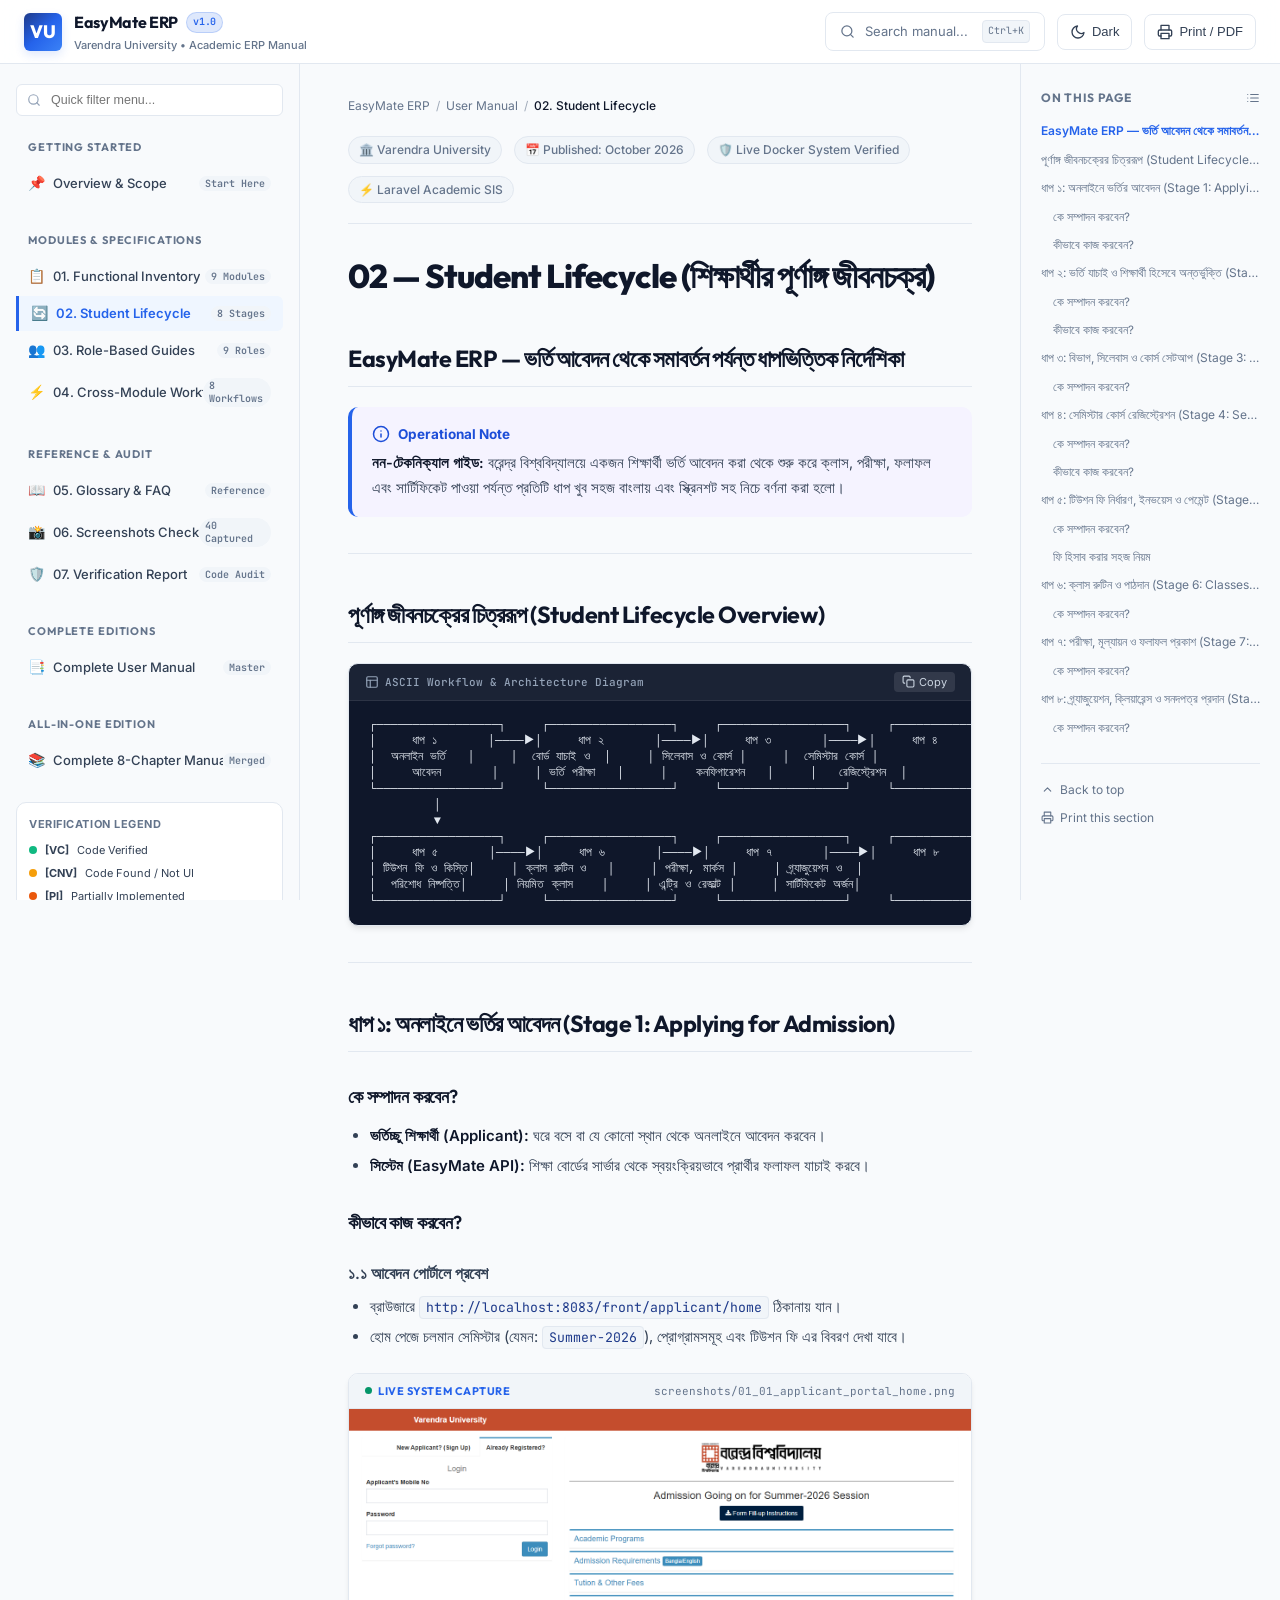
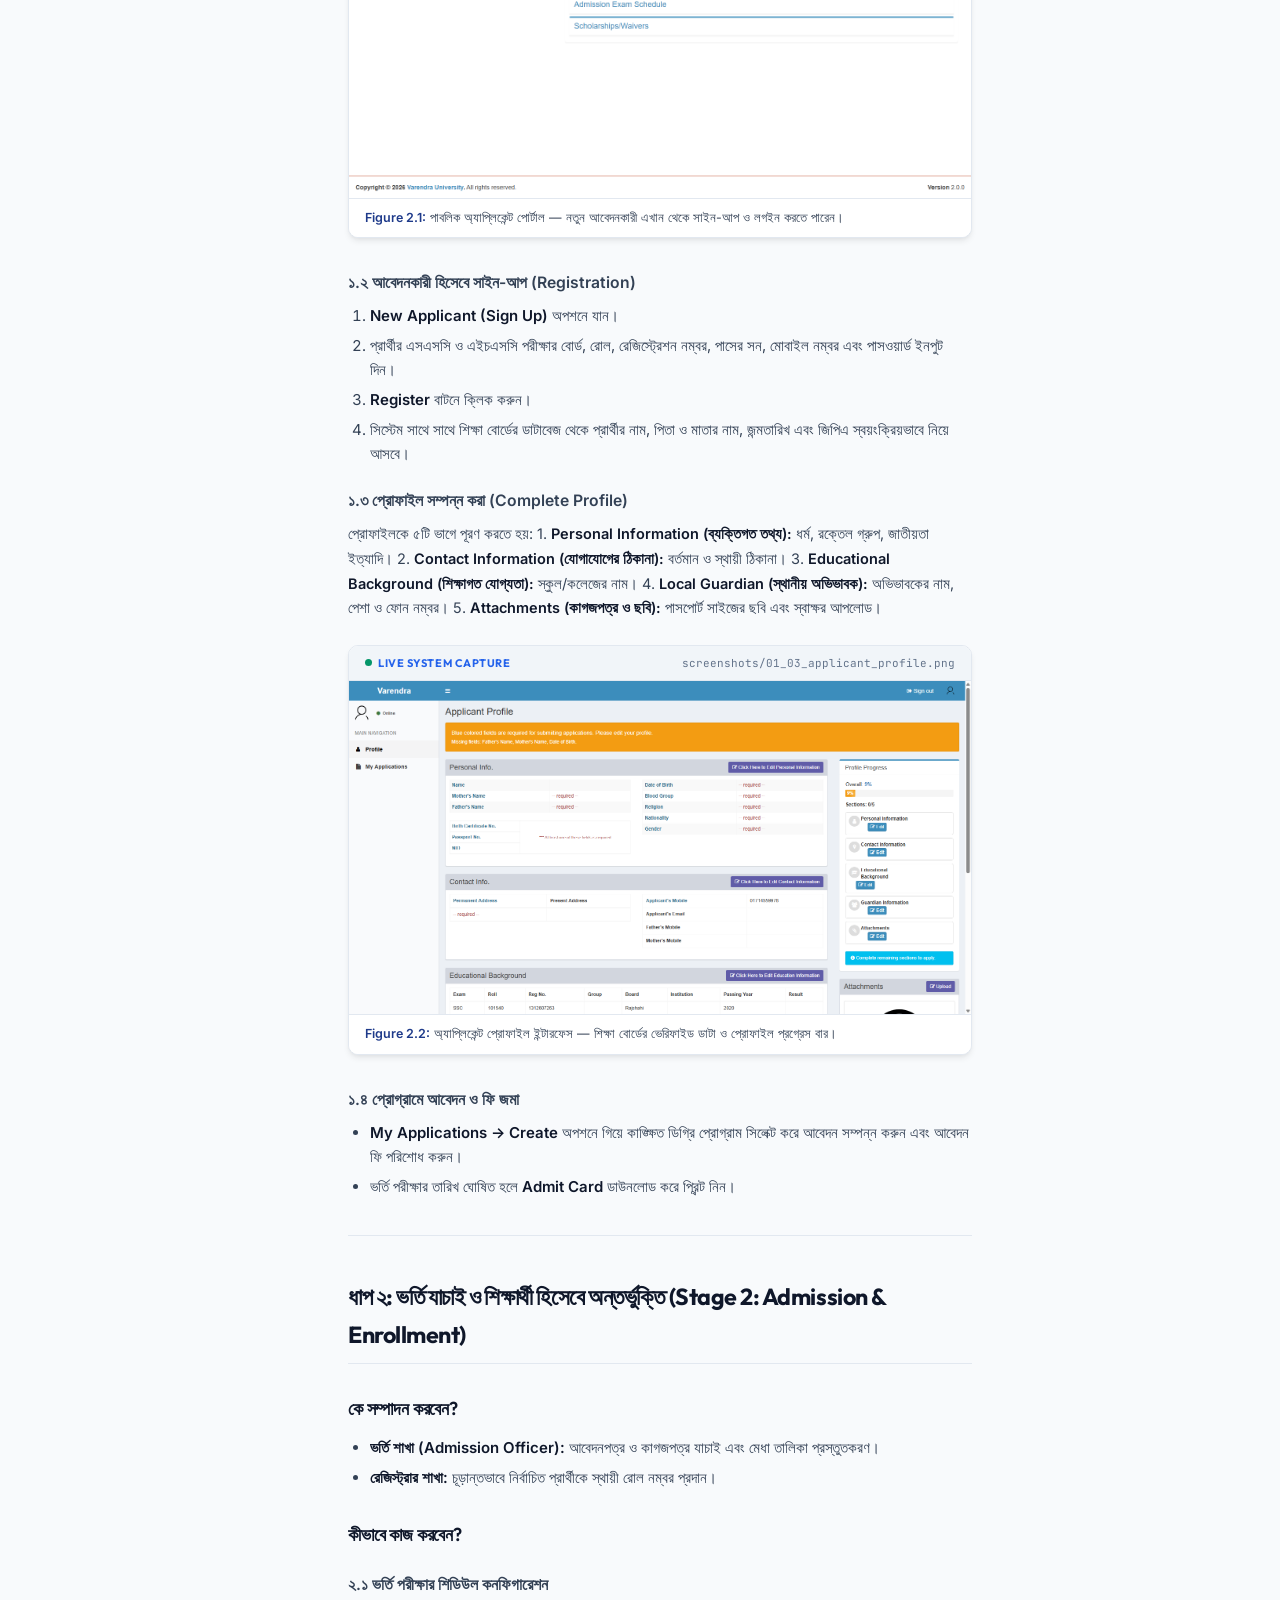
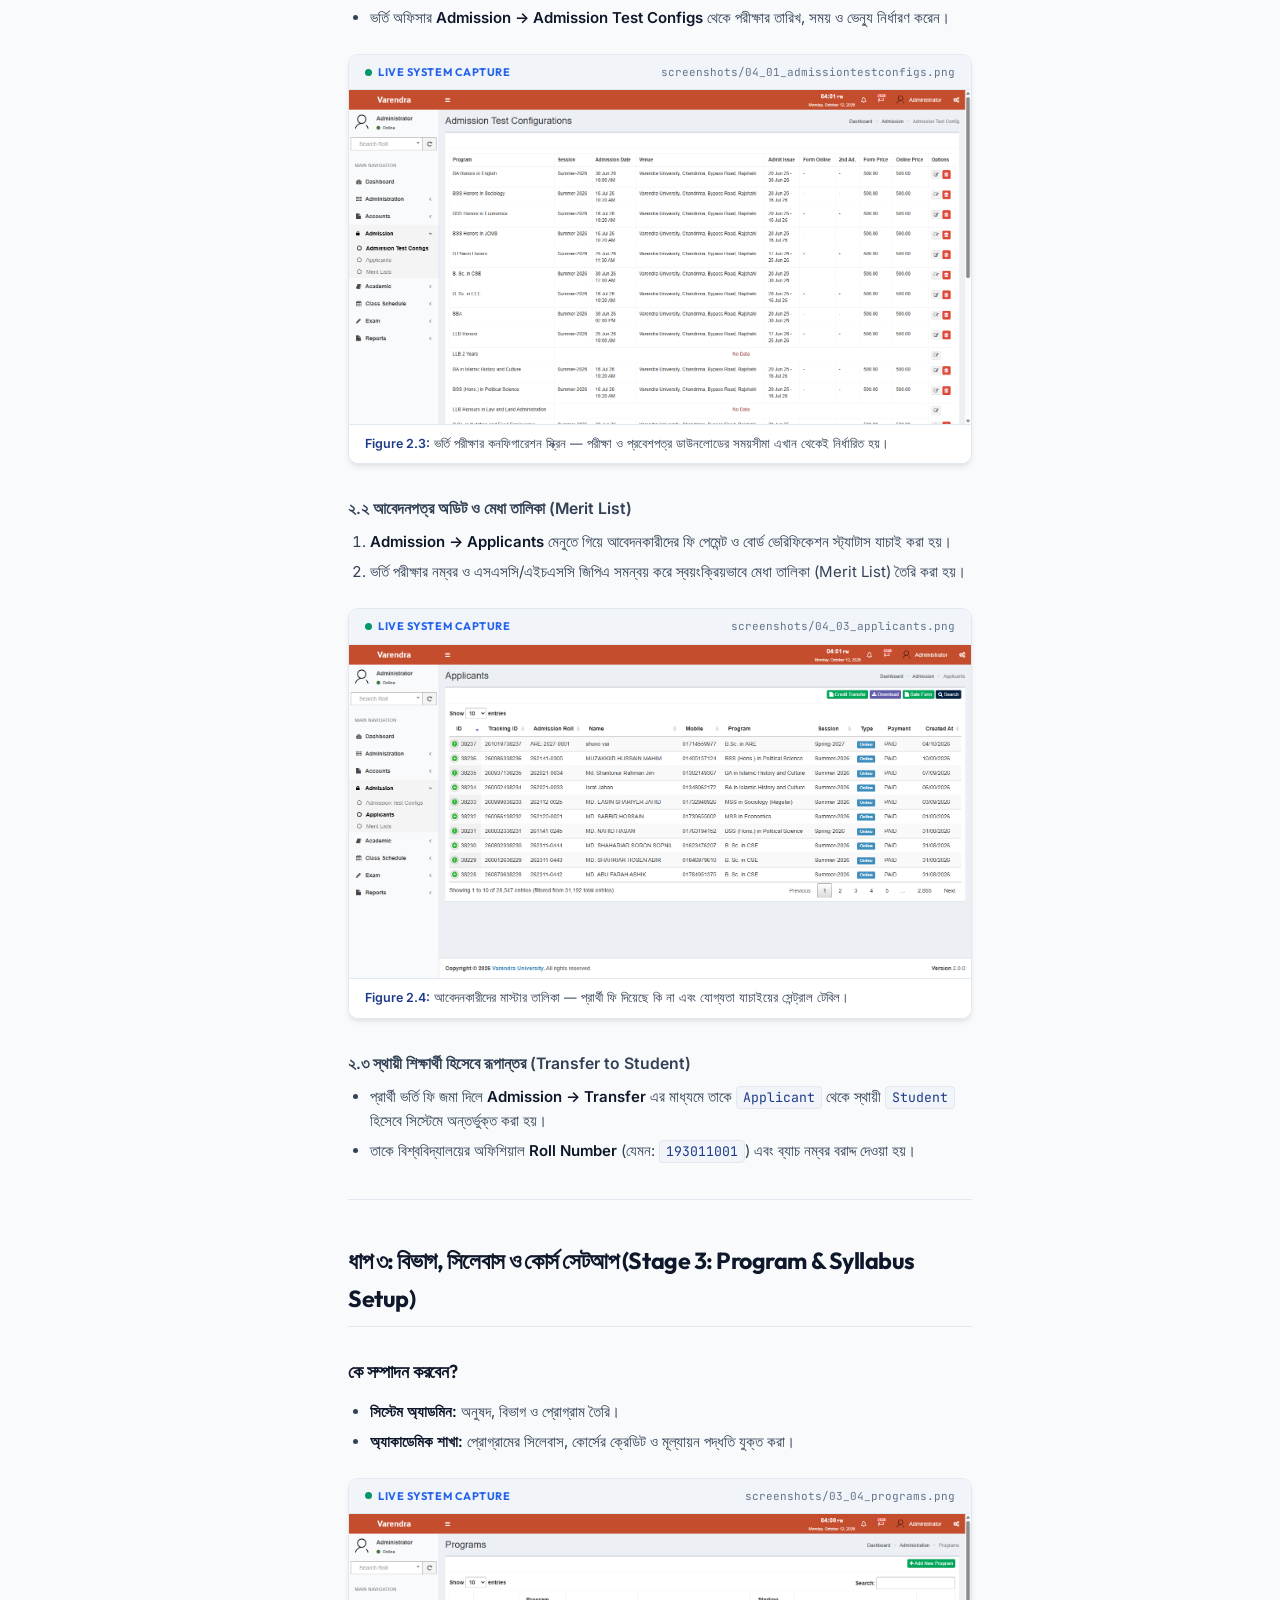
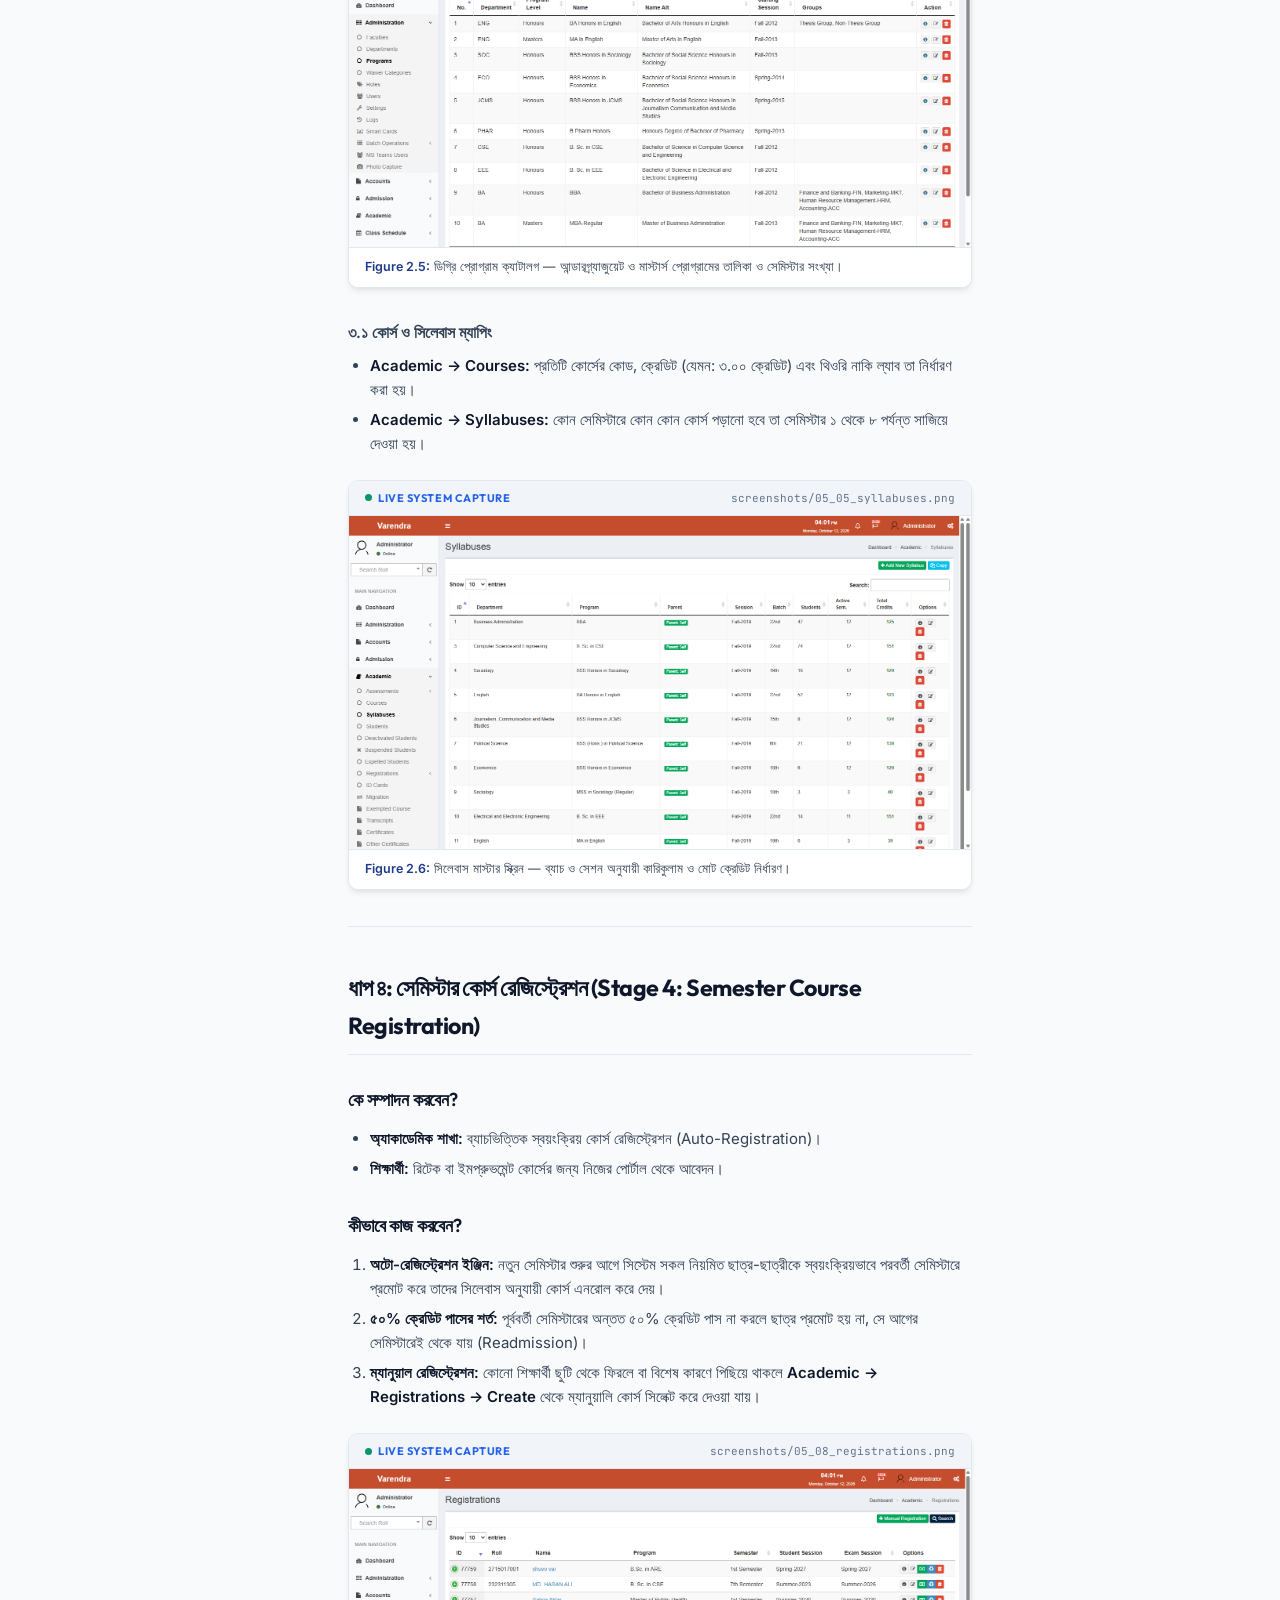
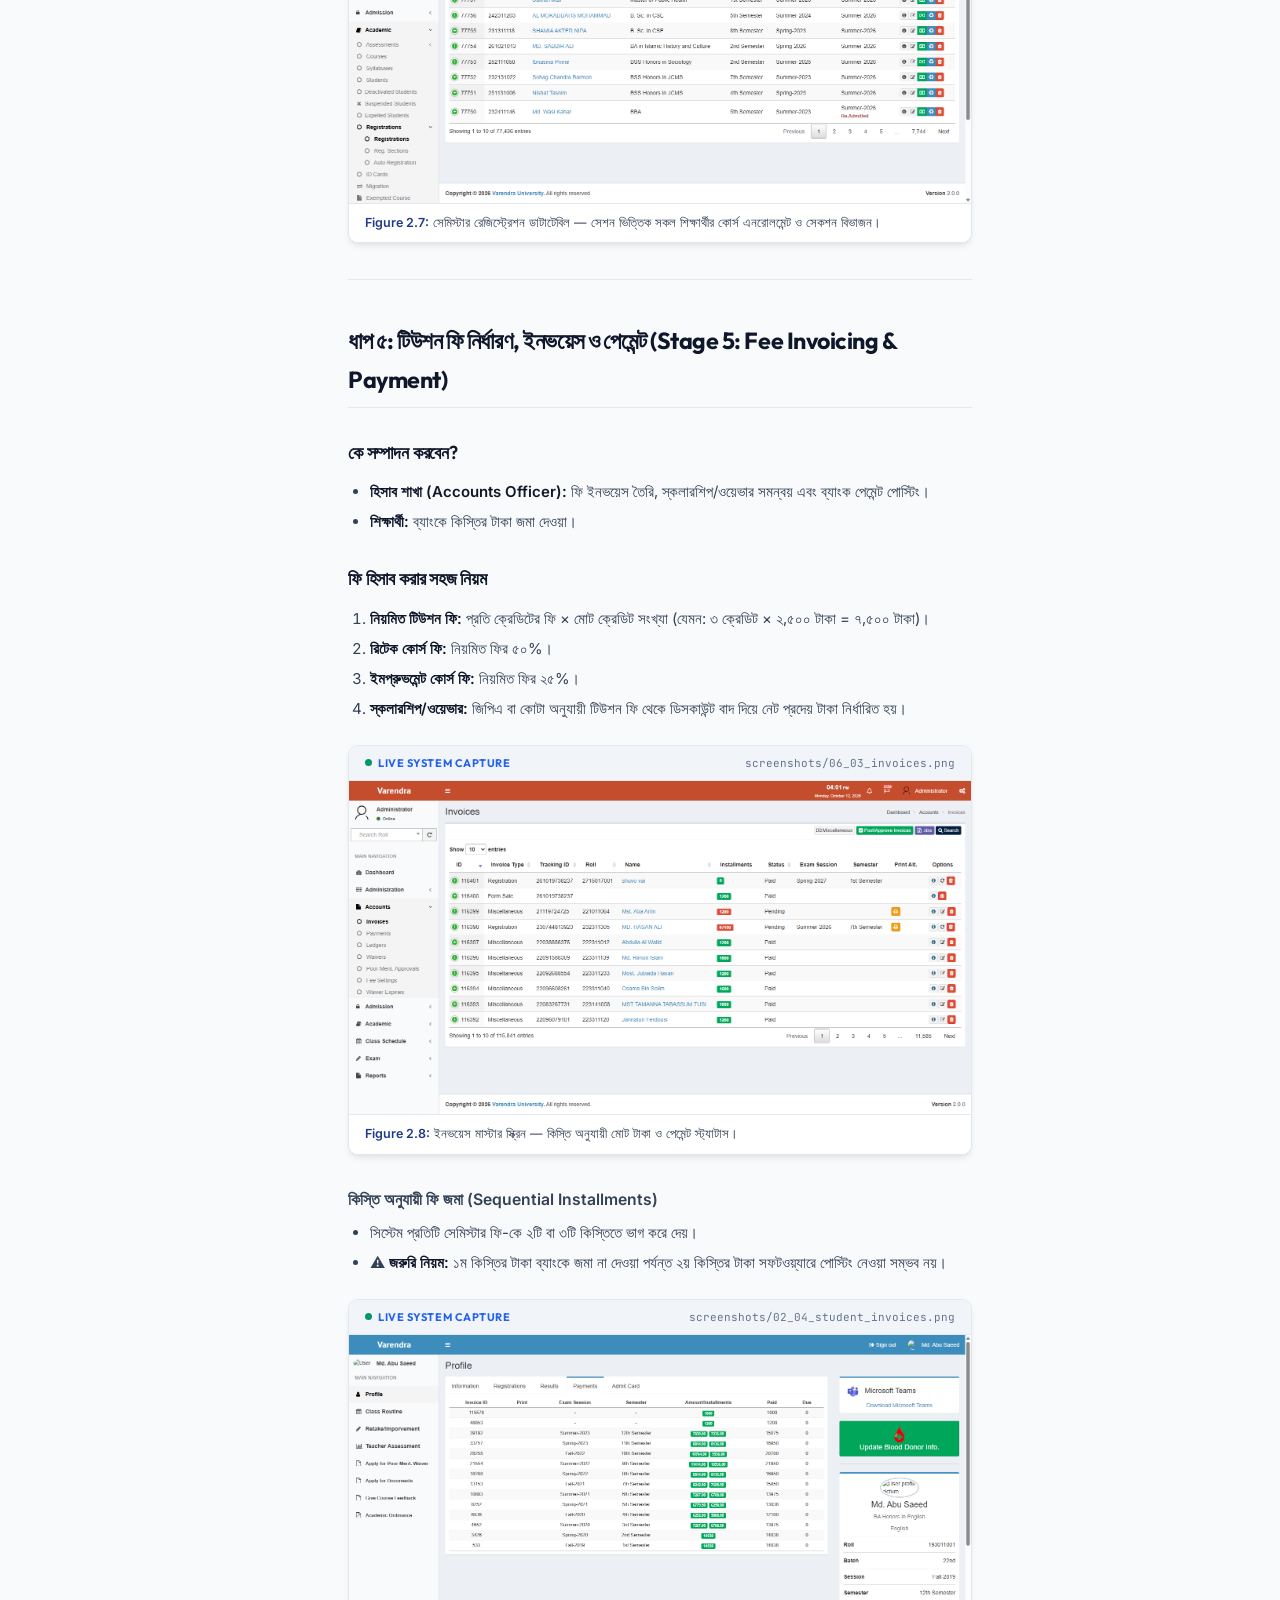
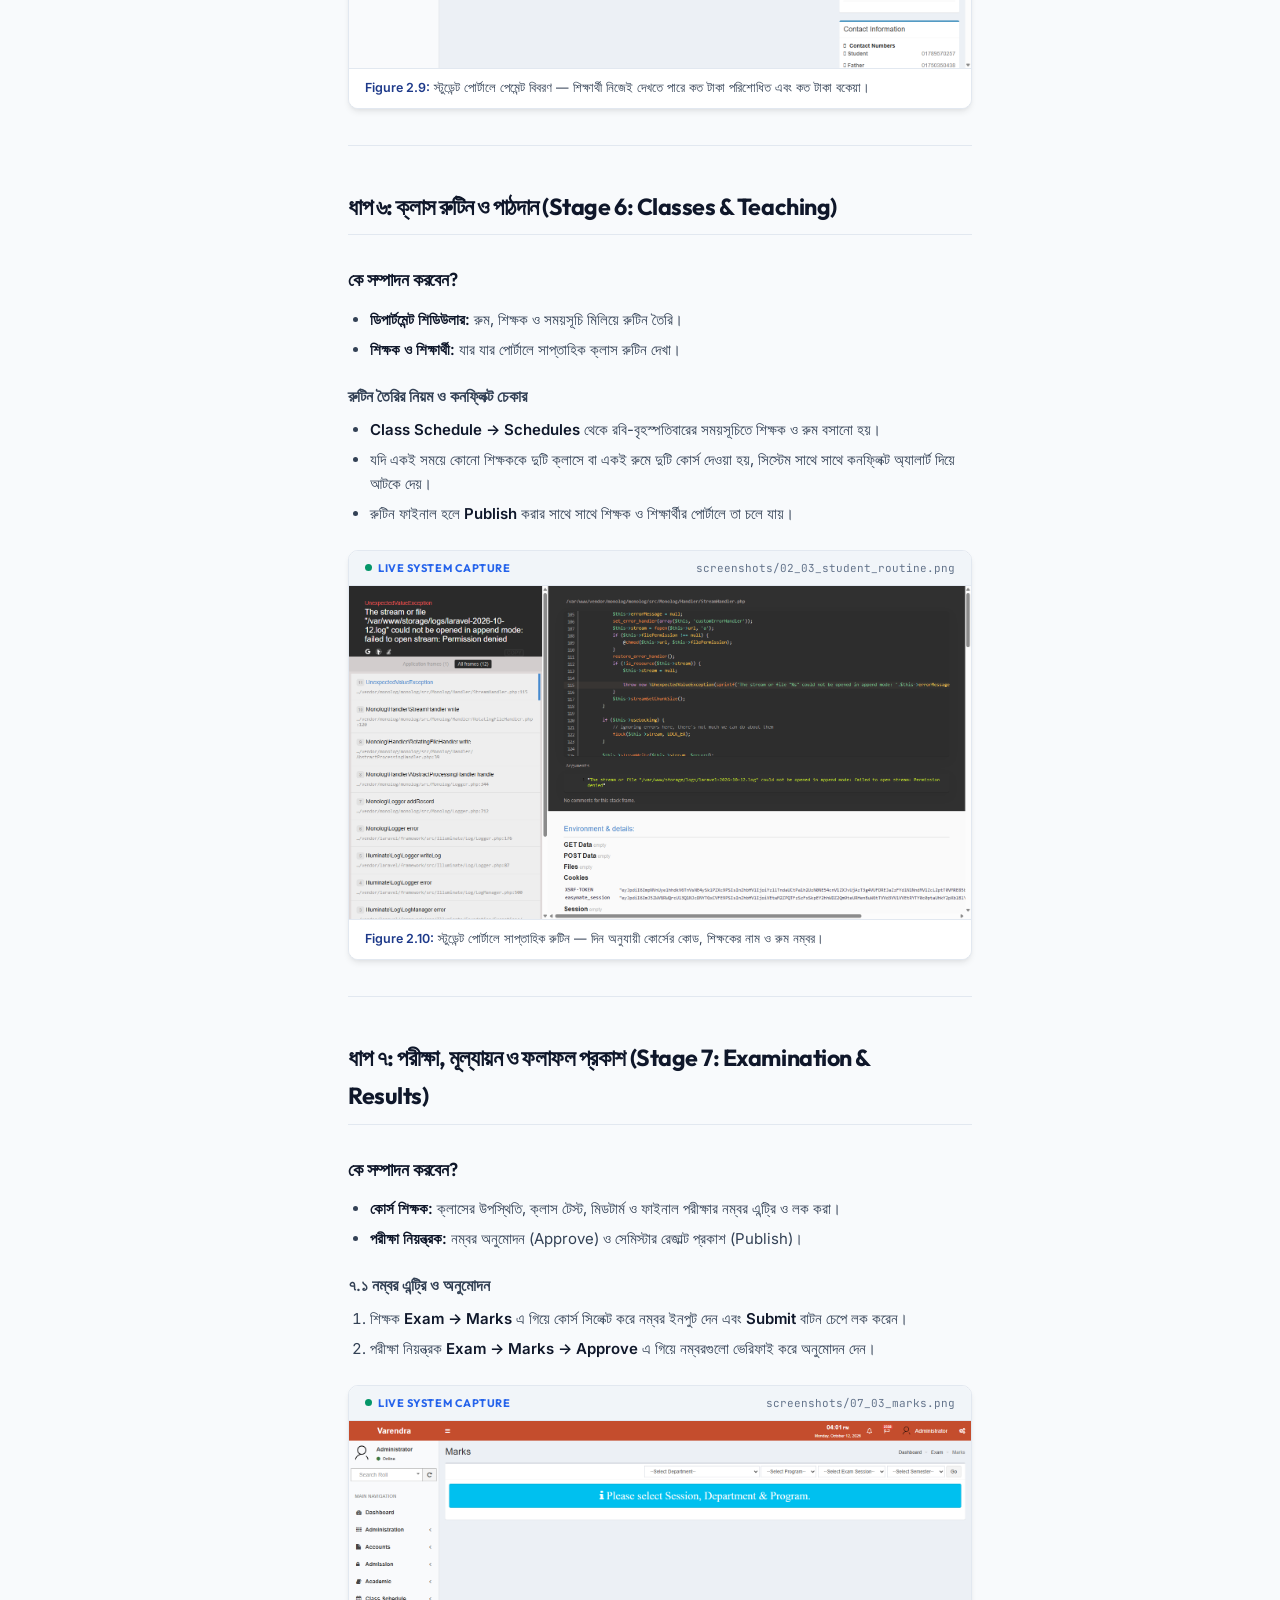
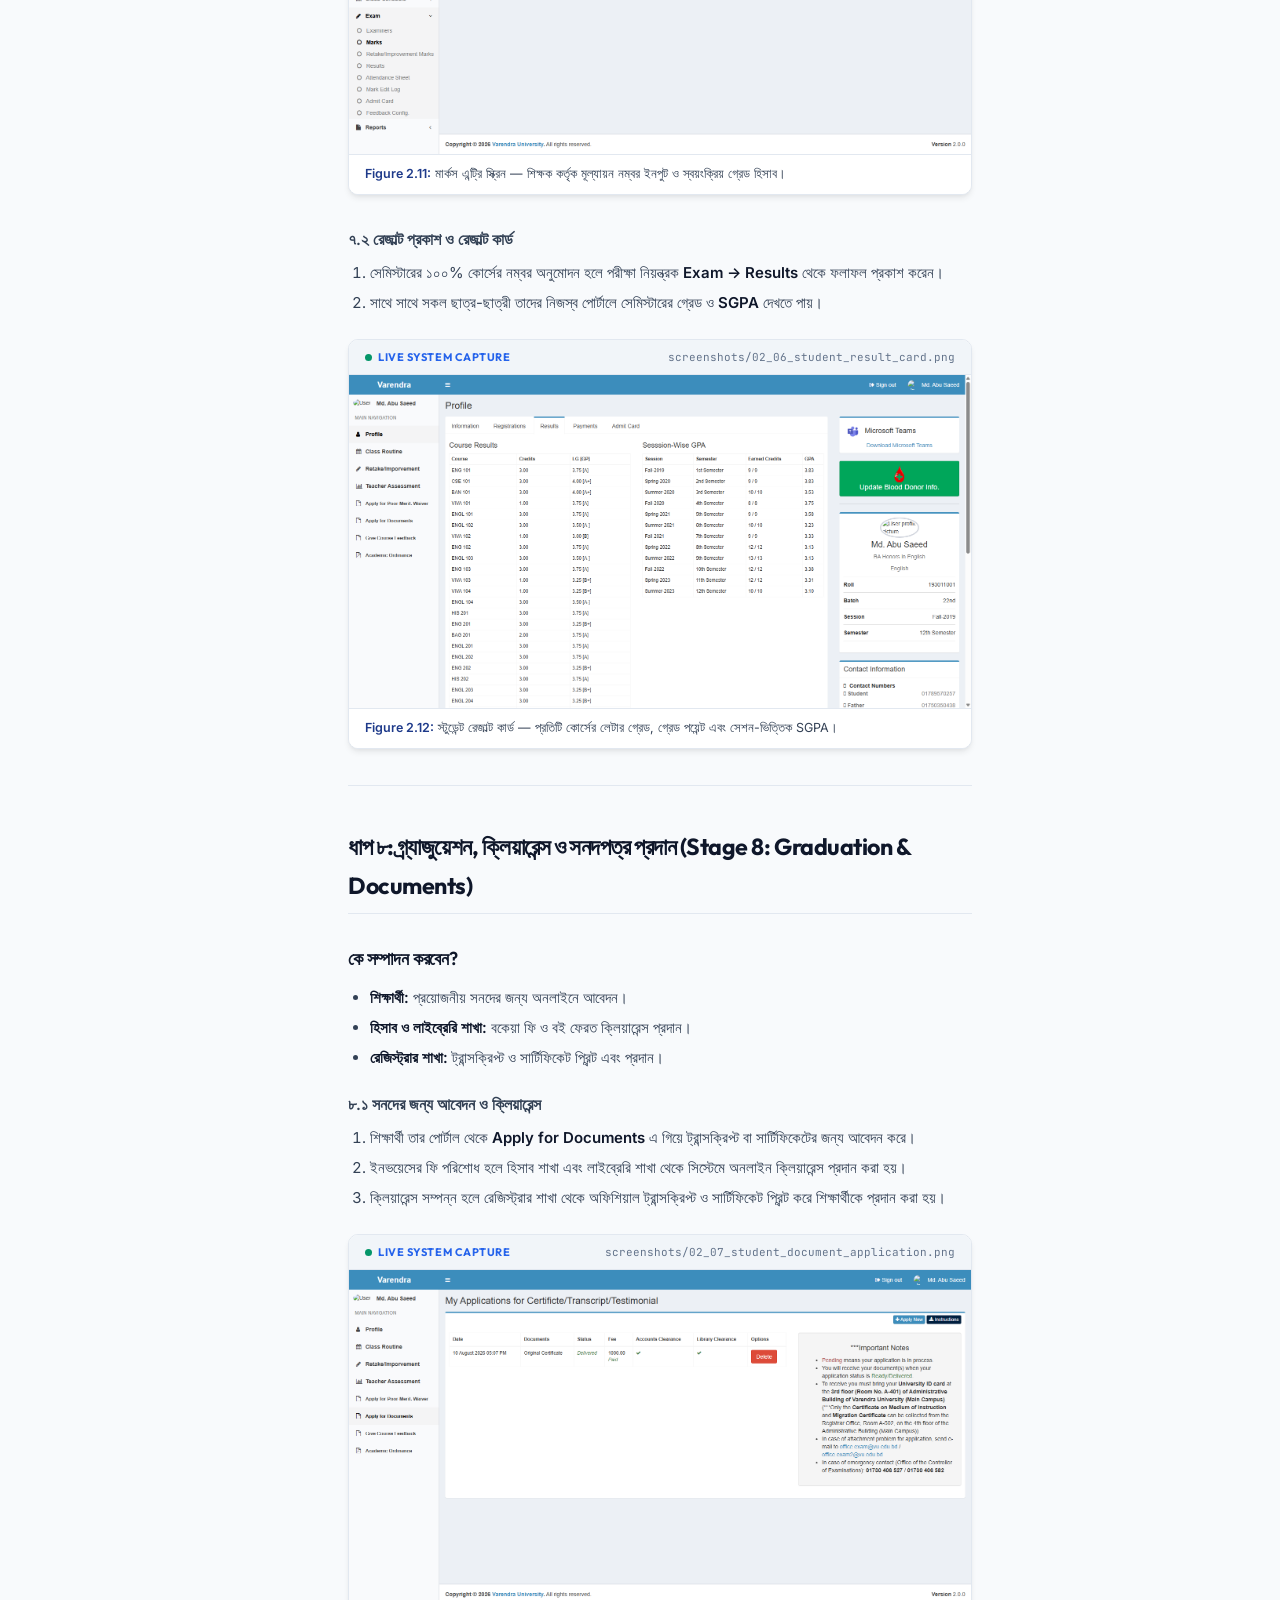
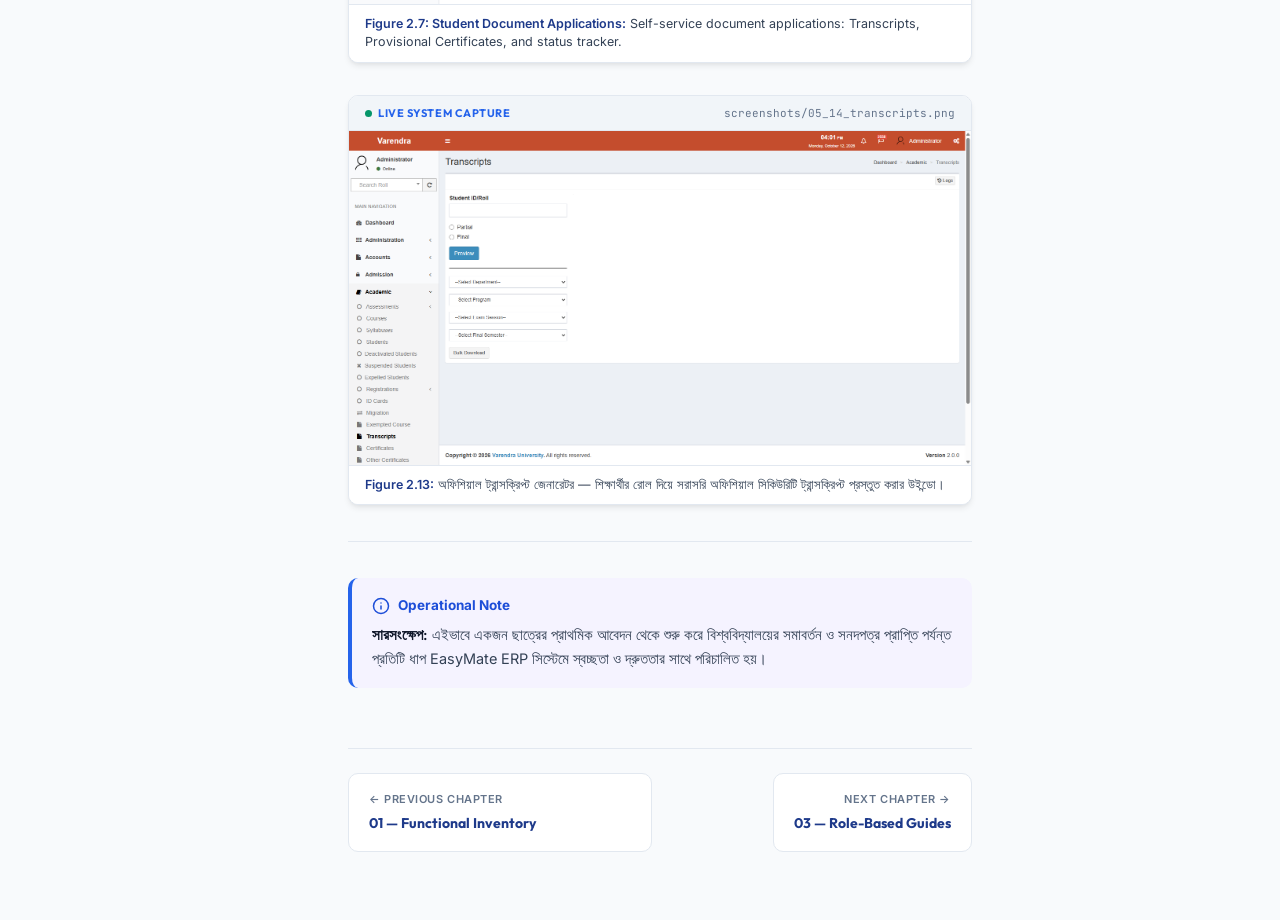
<file: 02-student-lifecycle.html>
<!DOCTYPE html>
<html lang="en" data-theme="light">
<head>
  <meta charset="utf-8">
  <meta name="viewport" content="width=device-width, initial-scale=1.0">
  <title>02 — Student Lifecycle — EasyMate ERP Manual | Varendra University</title>
  <meta name="description" content="Varendra University EasyMate ERP User Manual & Operational Reference: Student Lifecycle, Cross-Module Workflows, Roles & Technical Verification.">
  <link rel="stylesheet" href="assets/manual.css">
  <link rel="icon" type="image/svg+xml" href="data:image/svg+xml,<svg xmlns='http://www.w3.org/2000/svg' viewBox='0 0 24 24' fill='%231e3a8a'><path d='M12 2L1 7l11 5 9-4.09V17h2V7L12 2z'/></svg>">
</head>
<body>

  <!-- Top App Header -->
  <header class="app-header">
    <div style="display:flex;align-items:center;gap:16px;">
      <button class="mobile-nav-toggle" id="mobile-nav-toggle" aria-label="Toggle navigation">
        <svg xmlns="http://www.w3.org/2000/svg" width="22" height="22" viewBox="0 0 24 24" fill="none" stroke="currentColor" stroke-width="2" stroke-linecap="round" stroke-linejoin="round"><line x1="3" y1="12" x2="21" y2="12"></line><line x1="3" y1="6" x2="21" y2="6"></line><line x1="3" y1="18" x2="21" y2="18"></line></svg>
      </button>
      <a href="index.html" class="brand-wrapper">
        <div class="brand-logo">VU</div>
        <div class="brand-text">
          <div class="brand-title">
            EasyMate ERP
            <span class="version-tag">v1.0</span>
          </div>
          <div class="brand-subtitle">Varendra University • Academic ERP Manual</div>
        </div>
      </a>
    </div>

    <div class="header-actions">
      <div class="search-trigger" role="button" tabindex="0" title="Search documentation (Ctrl+K)">
        <svg xmlns="http://www.w3.org/2000/svg" width="15" height="15" viewBox="0 0 24 24" fill="none" stroke="currentColor" stroke-width="2" stroke-linecap="round" stroke-linejoin="round"><circle cx="11" cy="11" r="8"></circle><line x1="21" y1="21" x2="16.65" y2="16.65"></line></svg>
        <span>Search manual...</span>
        <kbd>Ctrl+K</kbd>
      </div>

      <button class="header-btn" id="theme-toggle-btn" title="Toggle Dark/Light Mode">
        <svg xmlns="http://www.w3.org/2000/svg" width="16" height="16" viewBox="0 0 24 24" fill="none" stroke="currentColor" stroke-width="2" stroke-linecap="round" stroke-linejoin="round"><path d="M21 12.79A9 9 0 1 1 11.21 3 7 7 0 0 0 21 12.79z"></path></svg>
        Dark
      </button>

      <button class="header-btn print-btn-action" title="Print this manual or Export to PDF">
        <svg xmlns="http://www.w3.org/2000/svg" width="16" height="16" viewBox="0 0 24 24" fill="none" stroke="currentColor" stroke-width="2" stroke-linecap="round" stroke-linejoin="round"><polyline points="6 9 6 2 18 2 18 9"></polyline><path d="M6 18H4a2 2 0 0 1-2-2v-5a2 2 0 0 1 2-2h16a2 2 0 0 1 2 2v5a2 2 0 0 1-2 2h-2"></path><rect x="6" y="14" width="12" height="8"></rect></svg>
        Print / PDF
      </button>
    </div>
  </header>

  <!-- Docs Layout -->
  <div class="docs-layout">

    <!-- Left Sidebar -->
    <aside class="docs-sidebar">
      <div class="sidebar-search-box">
        <input type="text" id="sidebar-filter-input" class="sidebar-search-input" placeholder="Quick filter menu...">
      </div>
      <nav class="sidebar-nav">
  <div class="sidebar-nav-group">
    <div class="sidebar-group-title">Getting Started</div>
    <ul class="sidebar-nav-list">
      <li class="sidebar-nav-item">
        <a href="index.html" class="sidebar-nav-link">
          <span class="nav-label"><span class="nav-icon">📌</span> Overview &amp; Scope</span>
          <span class="nav-badge">Start Here</span>
        </a>
      </li>
    </ul>
  </div>
  <div class="sidebar-nav-group">
    <div class="sidebar-group-title">Modules &amp; Specifications</div>
    <ul class="sidebar-nav-list">
      <li class="sidebar-nav-item">
        <a href="01-functional-inventory.html" class="sidebar-nav-link">
          <span class="nav-label"><span class="nav-icon">📋</span> 01. Functional Inventory</span>
          <span class="nav-badge">9 Modules</span>
        </a>
      </li>
      <li class="sidebar-nav-item">
        <a href="02-student-lifecycle.html" class="sidebar-nav-link active">
          <span class="nav-label"><span class="nav-icon">🔄</span> 02. Student Lifecycle</span>
          <span class="nav-badge">8 Stages</span>
        </a>
      </li>
      <li class="sidebar-nav-item">
        <a href="03-role-based-guides.html" class="sidebar-nav-link">
          <span class="nav-label"><span class="nav-icon">👥</span> 03. Role-Based Guides</span>
          <span class="nav-badge">9 Roles</span>
        </a>
      </li>
      <li class="sidebar-nav-item">
        <a href="04-cross-module-workflows.html" class="sidebar-nav-link">
          <span class="nav-label"><span class="nav-icon">⚡</span> 04. Cross-Module Workflows</span>
          <span class="nav-badge">8 Workflows</span>
        </a>
      </li>
    </ul>
  </div>
  <div class="sidebar-nav-group">
    <div class="sidebar-group-title">Reference &amp; Audit</div>
    <ul class="sidebar-nav-list">
      <li class="sidebar-nav-item">
        <a href="05-glossary-and-faq.html" class="sidebar-nav-link">
          <span class="nav-label"><span class="nav-icon">📖</span> 05. Glossary &amp; FAQ</span>
          <span class="nav-badge">Reference</span>
        </a>
      </li>
      <li class="sidebar-nav-item">
        <a href="06-screenshots-checklist.html" class="sidebar-nav-link">
          <span class="nav-label"><span class="nav-icon">📸</span> 06. Screenshots Checklist</span>
          <span class="nav-badge">40 Captured</span>
        </a>
      </li>
      <li class="sidebar-nav-item">
        <a href="verification-report.html" class="sidebar-nav-link">
          <span class="nav-label"><span class="nav-icon">🛡️</span> 07. Verification Report</span>
          <span class="nav-badge">Code Audit</span>
        </a>
      </li>
    </ul>
  </div>
  <div class="sidebar-nav-group">
    <div class="sidebar-group-title">Complete Editions</div>
    <ul class="sidebar-nav-list">
      <li class="sidebar-nav-item">
        <a href="user-manual.html" class="sidebar-nav-link">
          <span class="nav-label"><span class="nav-icon">📑</span> Complete User Manual</span>
          <span class="nav-badge">Master</span>
        </a>
      </li>
    </ul>
  </div>
  <div class="sidebar-nav-group">
    <div class="sidebar-group-title">All-in-One Edition</div>
    <ul class="sidebar-nav-list">
      <li class="sidebar-nav-item">
        <a href="complete-manual.html" class="sidebar-nav-link">
          <span class="nav-label"><span class="nav-icon">📚</span> Complete 8-Chapter Manual</span>
          <span class="nav-badge">Merged</span>
        </a>
      </li>
    </ul>
  </div>

  <div class="sidebar-legend">
    <div class="sidebar-legend-title">Verification Legend</div>
    <div class="legend-item"><span class="legend-dot" style="background:#10b981;"></span> <strong>[VC]</strong> Code Verified</div>
    <div class="legend-item"><span class="legend-dot" style="background:#f59e0b;"></span> <strong>[CNV]</strong> Code Found / Not UI</div>
    <div class="legend-item"><span class="legend-dot" style="background:#ea580c;"></span> <strong>[PI]</strong> Partially Implemented</div>
    <div class="legend-item"><span class="legend-dot" style="background:#7c3aed;"></span> <strong>[VUI]</strong> Running UI Verified</div>
    <div class="legend-item"><span class="legend-dot" style="background:#0284c7;"></span> <strong>[RDC]</strong> Requires DB / Policy</div>
    <div class="legend-item"><span class="legend-dot" style="background:#dc2626;"></span> <strong>[NF]</strong> Not Found / Excluded</div>
  </div>
</nav>

    </aside>

    <!-- Main Content Area -->
    <main class="docs-main">
      <article class="docs-article">
        
        <nav class="breadcrumbs" aria-label="Breadcrumb">
          <a href="index.html">EasyMate ERP</a>
          <span class="separator">/</span>
          <a href="index.html">User Manual</a>
          <span class="separator">/</span>
          <span class="current">02. Student Lifecycle</span>
        </nav>

        <div class="doc-header-banner">
          <div class="doc-meta-row">
            <span class="doc-meta-pill">🏛️ Varendra University</span>
            <span class="doc-meta-pill">📅 Published: October 2026</span>
            <span class="doc-meta-pill">🛡️ Live Docker System Verified</span>
            <span class="doc-meta-pill">⚡ Laravel Academic SIS</span>
          </div>
        </div>

        <h1 id="02-student-lifecycle">02 — Student Lifecycle (শিক্ষার্থীর পূর্ণাঙ্গ জীবনচক্র)<a href="#02-student-lifecycle" class="heading-anchor" aria-hidden="true" title="Direct link to this section">#</a></h1>
<h2 id="easymate-erp">EasyMate ERP — ভর্তি আবেদন থেকে সমাবর্তন পর্যন্ত ধাপভিত্তিক নির্দেশিকা<a href="#easymate-erp" class="heading-anchor" aria-hidden="true" title="Direct link to this section">#</a></h2>
<div class="callout callout-info">
  <div class="callout-title">
    <svg xmlns="http://www.w3.org/2000/svg" width="18" height="18" viewBox="0 0 24 24" fill="none" stroke="currentColor" stroke-width="2" stroke-linecap="round" stroke-linejoin="round"><circle cx="12" cy="12" r="10"></circle><line x1="12" y1="16" x2="12" y2="12"></line><line x1="12" y1="8" x2="12.01" y2="8"></line></svg>
    Operational Note
  </div>
  <p><strong>নন-টেকনিক্যাল গাইড:</strong> বরেন্দ্র বিশ্ববিদ্যালয়ে একজন শিক্ষার্থী ভর্তি আবেদন করা থেকে শুরু করে ক্লাস, পরীক্ষা, ফলাফল এবং সার্টিফিকেট পাওয়া পর্যন্ত প্রতিটি ধাপ খুব সহজ বাংলায় এবং স্ক্রিনশট সহ নিচে বর্ণনা করা হলো।</p>
</div>
<hr />
<h2 id="student-lifecycle-overview">পূর্ণাঙ্গ জীবনচক্রের চিত্ররূপ (Student Lifecycle Overview)<a href="#student-lifecycle-overview" class="heading-anchor" aria-hidden="true" title="Direct link to this section">#</a></h2>
<div class="code-wrapper diagram-wrapper">
  <div class="code-header">
    <span class="code-title"><svg xmlns="http://www.w3.org/2000/svg" width="14" height="14" viewBox="0 0 24 24" fill="none" stroke="currentColor" stroke-width="2" stroke-linecap="round" stroke-linejoin="round"><rect x="3" y="3" width="18" height="18" rx="2" ry="2"></rect><line x1="3" y1="9" x2="21" y2="9"></line><line x1="9" y1="21" x2="9" y2="9"></line></svg> ASCII Workflow & Architecture Diagram</span>
    <button class="code-copy-btn" title="Copy to clipboard">
      <svg xmlns="http://www.w3.org/2000/svg" width="13" height="13" viewBox="0 0 24 24" fill="none" stroke="currentColor" stroke-width="2" stroke-linecap="round" stroke-linejoin="round"><rect x="9" y="9" width="13" height="13" rx="2" ry="2"></rect><path d="M5 15H4a2 2 0 0 1-2-2V4a2 2 0 0 1 2-2h9a2 2 0 0 1 2 2v1"></path></svg>
      Copy
    </button>
  </div>
  <pre><code>┌─────────────────┐     ┌─────────────────┐     ┌─────────────────┐     ┌─────────────────┐
│     ধাপ ১       │────▶│     ধাপ ২       │────▶│     ধাপ ৩       │────▶│     ধাপ ৪       │
│  অনলাইন ভর্তি   │     │  বোর্ড যাচাই ও  │     │ সিলেবাস ও কোর্স │     │  সেমিস্টার কোর্স │
│     আবেদন       │     │ ভর্তি পরীক্ষা   │     │    কনফিগারেশন   │     │   রেজিস্ট্রেশন  │
└─────────────────┘     └─────────────────┘     └─────────────────┘     └─────────────────┘
         │
         ▼
┌─────────────────┐     ┌─────────────────┐     ┌─────────────────┐     ┌─────────────────┐
│     ধাপ ৫       │────▶│     ধাপ ৬       │────▶│     ধাপ ৭       │────▶│     ধাপ ৮       │
│ টিউশন ফি ও কিস্তি│     │ ক্লাস রুটিন ও   │     │ পরীক্ষা, মার্কস │     │ গ্র্যাজুয়েশন ও  │
│  পরিশোধ নিষ্পত্তি│     │ নিয়মিত ক্লাস    │     │ এন্ট্রি ও রেজাল্ট │     │ সার্টিফিকেট অর্জন│
└─────────────────┘     └─────────────────┘     └─────────────────┘     └─────────────────┘
</code></pre>
</div>
<hr />
<h2 id="stage-1-applying-for-admission">ধাপ ১: অনলাইনে ভর্তির আবেদন (Stage 1: Applying for Admission)<a href="#stage-1-applying-for-admission" class="heading-anchor" aria-hidden="true" title="Direct link to this section">#</a></h2>
<h3 id="_1">কে সম্পাদন করবেন?<a href="#_1" class="heading-anchor" aria-hidden="true" title="Direct link to this section">#</a></h3>
<ul>
<li><strong>ভর্তিচ্ছু শিক্ষার্থী (Applicant):</strong> ঘরে বসে বা যে কোনো স্থান থেকে অনলাইনে আবেদন করবেন।</li>
<li><strong>সিস্টেম (EasyMate API):</strong> শিক্ষা বোর্ডের সার্ভার থেকে স্বয়ংক্রিয়ভাবে প্রার্থীর ফলাফল যাচাই করবে।</li>
</ul>
<h3 id="_2">কীভাবে কাজ করবেন?<a href="#_2" class="heading-anchor" aria-hidden="true" title="Direct link to this section">#</a></h3>
<h4 id="_3">১.১ আবেদন পোর্টালে প্রবেশ<a href="#_3" class="heading-anchor" aria-hidden="true" title="Direct link to this section">#</a></h4>
<ul>
<li>ব্রাউজারে <code>http://localhost:8083/front/applicant/home</code> ঠিকানায় যান।</li>
<li>হোম পেজে চলমান সেমিস্টার (যেমন: <code>Summer-2026</code>), প্রোগ্রামসমূহ এবং টিউশন ফি এর বিবরণ দেখা যাবে।</li>
</ul>
<figure class="screenshot-figure">
  <div class="screenshot-header">
    <span class="screenshot-tag">Live System Capture</span>
    <span class="screenshot-filename">screenshots/01_01_applicant_portal_home.png</span>
  </div>
  <a href="screenshots/01_01_applicant_portal_home.png" target="_blank" class="screenshot-img-link" title="Click to view full size">
    <img src="screenshots/01_01_applicant_portal_home.png" alt="Public Applicant Portal Home" class="screenshot-img" loading="lazy">
  </a>
  <figcaption><strong>Figure 2.1:</strong> পাবলিক অ্যাপ্লিকেন্ট পোর্টাল — নতুন আবেদনকারী এখান থেকে সাইন-আপ ও লগইন করতে পারেন।</figcaption>
</figure>

<h4 id="-registration">১.২ আবেদনকারী হিসেবে সাইন-আপ (Registration)<a href="#-registration" class="heading-anchor" aria-hidden="true" title="Direct link to this section">#</a></h4>
<ol>
<li><strong>New Applicant (Sign Up)</strong> অপশনে যান।</li>
<li>প্রার্থীর এসএসসি ও এইচএসসি পরীক্ষার বোর্ড, রোল, রেজিস্ট্রেশন নম্বর, পাসের সন, মোবাইল নম্বর এবং পাসওয়ার্ড ইনপুট দিন।</li>
<li><strong>Register</strong> বাটনে ক্লিক করুন।</li>
<li>সিস্টেম সাথে সাথে শিক্ষা বোর্ডের ডাটাবেজ থেকে প্রার্থীর নাম, পিতা ও মাতার নাম, জন্মতারিখ এবং জিপিএ স্বয়ংক্রিয়ভাবে নিয়ে আসবে।</li>
</ol>
<h4 id="complete-profile">১.৩ প্রোফাইল সম্পন্ন করা (Complete Profile)<a href="#complete-profile" class="heading-anchor" aria-hidden="true" title="Direct link to this section">#</a></h4>
<p>প্রোফাইলকে ৫টি ভাগে পূরণ করতে হয়:
1. <strong>Personal Information (ব্যক্তিগত তথ্য):</strong> ধর্ম, রক্তেল গ্রুপ, জাতীয়তা ইত্যাদি।
2. <strong>Contact Information (যোগাযোগের ঠিকানা):</strong> বর্তমান ও স্থায়ী ঠিকানা।
3. <strong>Educational Background (শিক্ষাগত যোগ্যতা):</strong> স্কুল/কলেজের নাম।
4. <strong>Local Guardian (স্থানীয় অভিভাবক):</strong> অভিভাবকের নাম, পেশা ও ফোন নম্বর।
5. <strong>Attachments (কাগজপত্র ও ছবি):</strong> পাসপোর্ট সাইজের ছবি এবং স্বাক্ষর আপলোড।</p>
<figure class="screenshot-figure">
  <div class="screenshot-header">
    <span class="screenshot-tag">Live System Capture</span>
    <span class="screenshot-filename">screenshots/01_03_applicant_profile.png</span>
  </div>
  <a href="screenshots/01_03_applicant_profile.png" target="_blank" class="screenshot-img-link" title="Click to view full size">
    <img src="screenshots/01_03_applicant_profile.png" alt="Applicant Profile & Education Details" class="screenshot-img" loading="lazy">
  </a>
  <figcaption><strong>Figure 2.2:</strong> অ্যাপ্লিকেন্ট প্রোফাইল ইন্টারফেস — শিক্ষা বোর্ডের ভেরিফাইড ডাটা ও প্রোফাইল প্রগ্রেস বার।</figcaption>
</figure>

<h4 id="_4">১.৪ প্রোগ্রামে আবেদন ও ফি জমা<a href="#_4" class="heading-anchor" aria-hidden="true" title="Direct link to this section">#</a></h4>
<ul>
<li><strong>My Applications → Create</strong> অপশনে গিয়ে কাঙ্ক্ষিত ডিগ্রি প্রোগ্রাম সিলেক্ট করে আবেদন সম্পন্ন করুন এবং আবেদন ফি পরিশোধ করুন।</li>
<li>ভর্তি পরীক্ষার তারিখ ঘোষিত হলে <strong>Admit Card</strong> ডাউনলোড করে প্রিন্ট নিন।</li>
</ul>
<hr />
<h2 id="stage-2-admission-enrollment">ধাপ ২: ভর্তি যাচাই ও শিক্ষার্থী হিসেবে অন্তর্ভুক্তি (Stage 2: Admission &amp; Enrollment)<a href="#stage-2-admission-enrollment" class="heading-anchor" aria-hidden="true" title="Direct link to this section">#</a></h2>
<h3 id="_5">কে সম্পাদন করবেন?<a href="#_5" class="heading-anchor" aria-hidden="true" title="Direct link to this section">#</a></h3>
<ul>
<li><strong>ভর্তি শাখা (Admission Officer):</strong> আবেদনপত্র ও কাগজপত্র যাচাই এবং মেধা তালিকা প্রস্তুতকরণ।</li>
<li><strong>রেজিস্ট্রার শাখা:</strong> চূড়ান্তভাবে নির্বাচিত প্রার্থীকে স্থায়ী রোল নম্বর প্রদান।</li>
</ul>
<h3 id="_6">কীভাবে কাজ করবেন?<a href="#_6" class="heading-anchor" aria-hidden="true" title="Direct link to this section">#</a></h3>
<h4 id="_7">২.১ ভর্তি পরীক্ষার শিডিউল কনফিগারেশন<a href="#_7" class="heading-anchor" aria-hidden="true" title="Direct link to this section">#</a></h4>
<ul>
<li>ভর্তি অফিসার <strong>Admission → Admission Test Configs</strong> থেকে পরীক্ষার তারিখ, সময় ও ভেন্যু নির্ধারণ করেন।</li>
</ul>
<figure class="screenshot-figure">
  <div class="screenshot-header">
    <span class="screenshot-tag">Live System Capture</span>
    <span class="screenshot-filename">screenshots/04_01_admissiontestconfigs.png</span>
  </div>
  <a href="screenshots/04_01_admissiontestconfigs.png" target="_blank" class="screenshot-img-link" title="Click to view full size">
    <img src="screenshots/04_01_admissiontestconfigs.png" alt="Admission Test Configurations" class="screenshot-img" loading="lazy">
  </a>
  <figcaption><strong>Figure 2.3:</strong> ভর্তি পরীক্ষার কনফিগারেশন স্ক্রিন — পরীক্ষা ও প্রবেশপত্র ডাউনলোডের সময়সীমা এখান থেকেই নির্ধারিত হয়।</figcaption>
</figure>

<h4 id="merit-list">২.২ আবেদনপত্র অডিট ও মেধা তালিকা (Merit List)<a href="#merit-list" class="heading-anchor" aria-hidden="true" title="Direct link to this section">#</a></h4>
<ol>
<li><strong>Admission → Applicants</strong> মেনুতে গিয়ে আবেদনকারীদের ফি পেমেন্ট ও বোর্ড ভেরিফিকেশন স্ট্যাটাস যাচাই করা হয়।</li>
<li>ভর্তি পরীক্ষার নম্বর ও এসএসসি/এইচএসসি জিপিএ সমন্বয় করে স্বয়ংক্রিয়ভাবে মেধা তালিকা (Merit List) তৈরি করা হয়।</li>
</ol>
<figure class="screenshot-figure">
  <div class="screenshot-header">
    <span class="screenshot-tag">Live System Capture</span>
    <span class="screenshot-filename">screenshots/04_03_applicants.png</span>
  </div>
  <a href="screenshots/04_03_applicants.png" target="_blank" class="screenshot-img-link" title="Click to view full size">
    <img src="screenshots/04_03_applicants.png" alt="Applicants Master Datatable" class="screenshot-img" loading="lazy">
  </a>
  <figcaption><strong>Figure 2.4:</strong> আবেদনকারীদের মাস্টার তালিকা — প্রার্থী ফি দিয়েছে কি না এবং যোগ্যতা যাচাইয়ের সেন্ট্রাল টেবিল।</figcaption>
</figure>

<h4 id="transfer-to-student">২.৩ স্থায়ী শিক্ষার্থী হিসেবে রূপান্তর (Transfer to Student)<a href="#transfer-to-student" class="heading-anchor" aria-hidden="true" title="Direct link to this section">#</a></h4>
<ul>
<li>প্রার্থী ভর্তি ফি জমা দিলে <strong>Admission → Transfer</strong> এর মাধ্যমে তাকে <code>Applicant</code> থেকে স্থায়ী <code>Student</code> হিসেবে সিস্টেমে অন্তর্ভুক্ত করা হয়।</li>
<li>তাকে বিশ্ববিদ্যালয়ের অফিশিয়াল <strong>Roll Number</strong> (যেমন: <code>193011001</code>) এবং ব্যাচ নম্বর বরাদ্দ দেওয়া হয়।</li>
</ul>
<hr />
<h2 id="stage-3-program-syllabus-setup">ধাপ ৩: বিভাগ, সিলেবাস ও কোর্স সেটআপ (Stage 3: Program &amp; Syllabus Setup)<a href="#stage-3-program-syllabus-setup" class="heading-anchor" aria-hidden="true" title="Direct link to this section">#</a></h2>
<h3 id="_8">কে সম্পাদন করবেন?<a href="#_8" class="heading-anchor" aria-hidden="true" title="Direct link to this section">#</a></h3>
<ul>
<li><strong>সিস্টেম অ্যাডমিন:</strong> অনুষদ, বিভাগ ও প্রোগ্রাম তৈরি।</li>
<li><strong>অ্যাকাডেমিক শাখা:</strong> প্রোগ্রামের সিলেবাস, কোর্সের ক্রেডিট ও মূল্যায়ন পদ্ধতি যুক্ত করা।</li>
</ul>
<figure class="screenshot-figure">
  <div class="screenshot-header">
    <span class="screenshot-tag">Live System Capture</span>
    <span class="screenshot-filename">screenshots/03_04_programs.png</span>
  </div>
  <a href="screenshots/03_04_programs.png" target="_blank" class="screenshot-img-link" title="Click to view full size">
    <img src="screenshots/03_04_programs.png" alt="Academic Programs Directory" class="screenshot-img" loading="lazy">
  </a>
  <figcaption><strong>Figure 2.5:</strong> ডিগ্রি প্রোগ্রাম ক্যাটালগ — আন্ডারগ্র্যাজুয়েট ও মাস্টার্স প্রোগ্রামের তালিকা ও সেমিস্টার সংখ্যা।</figcaption>
</figure>

<h4 id="_9">৩.১ কোর্স ও সিলেবাস ম্যাপিং<a href="#_9" class="heading-anchor" aria-hidden="true" title="Direct link to this section">#</a></h4>
<ul>
<li><strong>Academic → Courses:</strong> প্রতিটি কোর্সের কোড, ক্রেডিট (যেমন: ৩.০০ ক্রেডিট) এবং থিওরি নাকি ল্যাব তা নির্ধারণ করা হয়।</li>
<li><strong>Academic → Syllabuses:</strong> কোন সেমিস্টারে কোন কোন কোর্স পড়ানো হবে তা সেমিস্টার ১ থেকে ৮ পর্যন্ত সাজিয়ে দেওয়া হয়।</li>
</ul>
<figure class="screenshot-figure">
  <div class="screenshot-header">
    <span class="screenshot-tag">Live System Capture</span>
    <span class="screenshot-filename">screenshots/05_05_syllabuses.png</span>
  </div>
  <a href="screenshots/05_05_syllabuses.png" target="_blank" class="screenshot-img-link" title="Click to view full size">
    <img src="screenshots/05_05_syllabuses.png" alt="Program Syllabuses Master" class="screenshot-img" loading="lazy">
  </a>
  <figcaption><strong>Figure 2.6:</strong> সিলেবাস মাস্টার স্ক্রিন — ব্যাচ ও সেশন অনুযায়ী কারিকুলাম ও মোট ক্রেডিট নির্ধারণ।</figcaption>
</figure>

<hr />
<h2 id="stage-4-semester-course-registration">ধাপ ৪: সেমিস্টার কোর্স রেজিস্ট্রেশন (Stage 4: Semester Course Registration)<a href="#stage-4-semester-course-registration" class="heading-anchor" aria-hidden="true" title="Direct link to this section">#</a></h2>
<h3 id="_10">কে সম্পাদন করবেন?<a href="#_10" class="heading-anchor" aria-hidden="true" title="Direct link to this section">#</a></h3>
<ul>
<li><strong>অ্যাকাডেমিক শাখা:</strong> ব্যাচভিত্তিক স্বয়ংক্রিয় কোর্স রেজিস্ট্রেশন (Auto-Registration)।</li>
<li><strong>শিক্ষার্থী:</strong> রিটেক বা ইমপ্রুভমেন্ট কোর্সের জন্য নিজের পোর্টাল থেকে আবেদন।</li>
</ul>
<h3 id="_11">কীভাবে কাজ করবেন?<a href="#_11" class="heading-anchor" aria-hidden="true" title="Direct link to this section">#</a></h3>
<ol>
<li><strong>অটো-রেজিস্ট্রেশন ইঞ্জিন:</strong> নতুন সেমিস্টার শুরুর আগে সিস্টেম সকল নিয়মিত ছাত্র-ছাত্রীকে স্বয়ংক্রিয়ভাবে পরবর্তী সেমিস্টারে প্রমোট করে তাদের সিলেবাস অনুযায়ী কোর্স এনরোল করে দেয়।</li>
<li><strong>৫০% ক্রেডিট পাসের শর্ত:</strong> পূর্ববর্তী সেমিস্টারের অন্তত ৫০% ক্রেডিট পাস না করলে ছাত্র প্রমোট হয় না, সে আগের সেমিস্টারেই থেকে যায় (Readmission)।</li>
<li><strong>ম্যানুয়াল রেজিস্ট্রেশন:</strong> কোনো শিক্ষার্থী ছুটি থেকে ফিরলে বা বিশেষ কারণে পিছিয়ে থাকলে <strong>Academic → Registrations → Create</strong> থেকে ম্যানুয়ালি কোর্স সিলেক্ট করে দেওয়া যায়।</li>
</ol>
<figure class="screenshot-figure">
  <div class="screenshot-header">
    <span class="screenshot-tag">Live System Capture</span>
    <span class="screenshot-filename">screenshots/05_08_registrations.png</span>
  </div>
  <a href="screenshots/05_08_registrations.png" target="_blank" class="screenshot-img-link" title="Click to view full size">
    <img src="screenshots/05_08_registrations.png" alt="Semester Registrations Datatable" class="screenshot-img" loading="lazy">
  </a>
  <figcaption><strong>Figure 2.7:</strong> সেমিস্টার রেজিস্ট্রেশন ডাটাটেবিল — সেশন ভিত্তিক সকল শিক্ষার্থীর কোর্স এনরোলমেন্ট ও সেকশন বিভাজন।</figcaption>
</figure>

<hr />
<h2 id="stage-5-fee-invoicing-payment">ধাপ ৫: টিউশন ফি নির্ধারণ, ইনভয়েস ও পেমেন্ট (Stage 5: Fee Invoicing &amp; Payment)<a href="#stage-5-fee-invoicing-payment" class="heading-anchor" aria-hidden="true" title="Direct link to this section">#</a></h2>
<h3 id="_12">কে সম্পাদন করবেন?<a href="#_12" class="heading-anchor" aria-hidden="true" title="Direct link to this section">#</a></h3>
<ul>
<li><strong>হিসাব শাখা (Accounts Officer):</strong> ফি ইনভয়েস তৈরি, স্কলারশিপ/ওয়েভার সমন্বয় এবং ব্যাংক পেমেন্ট পোস্টিং।</li>
<li><strong>শিক্ষার্থী:</strong> ব্যাংকে কিস্তির টাকা জমা দেওয়া।</li>
</ul>
<h3 id="_13">ফি হিসাব করার সহজ নিয়ম<a href="#_13" class="heading-anchor" aria-hidden="true" title="Direct link to this section">#</a></h3>
<ol>
<li><strong>নিয়মিত টিউশন ফি:</strong> প্রতি ক্রেডিটের ফি × মোট ক্রেডিট সংখ্যা (যেমন: ৩ ক্রেডিট × ২,৫০০ টাকা = ৭,৫০০ টাকা)।</li>
<li><strong>রিটেক কোর্স ফি:</strong> নিয়মিত ফির ৫০%।</li>
<li><strong>ইমপ্রুভমেন্ট কোর্স ফি:</strong> নিয়মিত ফির ২৫%।</li>
<li><strong>স্কলারশিপ/ওয়েভার:</strong> জিপিএ বা কোটা অনুযায়ী টিউশন ফি থেকে ডিসকাউন্ট বাদ দিয়ে নেট প্রদেয় টাকা নির্ধারিত হয়।</li>
</ol>
<figure class="screenshot-figure">
  <div class="screenshot-header">
    <span class="screenshot-tag">Live System Capture</span>
    <span class="screenshot-filename">screenshots/06_03_invoices.png</span>
  </div>
  <a href="screenshots/06_03_invoices.png" target="_blank" class="screenshot-img-link" title="Click to view full size">
    <img src="screenshots/06_03_invoices.png" alt="Invoices Master Datatable" class="screenshot-img" loading="lazy">
  </a>
  <figcaption><strong>Figure 2.8:</strong> ইনভয়েস মাস্টার স্ক্রিন — কিস্তি অনুযায়ী মোট টাকা ও পেমেন্ট স্ট্যাটাস।</figcaption>
</figure>

<h4 id="sequential-installments">কিস্তি অনুযায়ী ফি জমা (Sequential Installments)<a href="#sequential-installments" class="heading-anchor" aria-hidden="true" title="Direct link to this section">#</a></h4>
<ul>
<li>সিস্টেম প্রতিটি সেমিস্টার ফি-কে ২টি বা ৩টি কিস্তিতে ভাগ করে দেয়।</li>
<li>⚠️ <strong>জরুরি নিয়ম:</strong> ১ম কিস্তির টাকা ব্যাংকে জমা না দেওয়া পর্যন্ত ২য় কিস্তির টাকা সফটওয়্যারে পোস্টিং নেওয়া সম্ভব নয়।</li>
</ul>
<figure class="screenshot-figure">
  <div class="screenshot-header">
    <span class="screenshot-tag">Live System Capture</span>
    <span class="screenshot-filename">screenshots/02_04_student_invoices.png</span>
  </div>
  <a href="screenshots/02_04_student_invoices.png" target="_blank" class="screenshot-img-link" title="Click to view full size">
    <img src="screenshots/02_04_student_invoices.png" alt="Student Invoices & Payment Breakdown" class="screenshot-img" loading="lazy">
  </a>
  <figcaption><strong>Figure 2.9:</strong> স্টুডেন্ট পোর্টালে পেমেন্ট বিবরণ — শিক্ষার্থী নিজেই দেখতে পারে কত টাকা পরিশোধিত এবং কত টাকা বকেয়া।</figcaption>
</figure>

<hr />
<h2 id="stage-6-classes-teaching">ধাপ ৬: ক্লাস রুটিন ও পাঠদান (Stage 6: Classes &amp; Teaching)<a href="#stage-6-classes-teaching" class="heading-anchor" aria-hidden="true" title="Direct link to this section">#</a></h2>
<h3 id="_14">কে সম্পাদন করবেন?<a href="#_14" class="heading-anchor" aria-hidden="true" title="Direct link to this section">#</a></h3>
<ul>
<li><strong>ডিপার্টমেন্ট শিডিউলার:</strong> রুম, শিক্ষক ও সময়সূচি মিলিয়ে রুটিন তৈরি।</li>
<li><strong>শিক্ষক ও শিক্ষার্থী:</strong> যার যার পোর্টালে সাপ্তাহিক ক্লাস রুটিন দেখা।</li>
</ul>
<h4 id="_15">রুটিন তৈরির নিয়ম ও কনফ্লিক্ট চেকার<a href="#_15" class="heading-anchor" aria-hidden="true" title="Direct link to this section">#</a></h4>
<ul>
<li><strong>Class Schedule → Schedules</strong> থেকে রবি-বৃহস্পতিবারের সময়সূচিতে শিক্ষক ও রুম বসানো হয়।</li>
<li>যদি একই সময়ে কোনো শিক্ষককে দুটি ক্লাসে বা একই রুমে দুটি কোর্স দেওয়া হয়, সিস্টেম সাথে সাথে কনফ্লিক্ট অ্যালার্ট দিয়ে আটকে দেয়।</li>
<li>রুটিন ফাইনাল হলে <strong>Publish</strong> করার সাথে সাথে শিক্ষক ও শিক্ষার্থীর পোর্টালে তা চলে যায়।</li>
</ul>
<figure class="screenshot-figure">
  <div class="screenshot-header">
    <span class="screenshot-tag">Live System Capture</span>
    <span class="screenshot-filename">screenshots/02_03_student_routine.png</span>
  </div>
  <a href="screenshots/02_03_student_routine.png" target="_blank" class="screenshot-img-link" title="Click to view full size">
    <img src="screenshots/02_03_student_routine.png" alt="Student Weekly Class Routine" class="screenshot-img" loading="lazy">
  </a>
  <figcaption><strong>Figure 2.10:</strong> স্টুডেন্ট পোর্টালে সাপ্তাহিক রুটিন — দিন অনুযায়ী কোর্সের কোড, শিক্ষকের নাম ও রুম নম্বর।</figcaption>
</figure>

<hr />
<h2 id="stage-7-examination-results">ধাপ ৭: পরীক্ষা, মূল্যায়ন ও ফলাফল প্রকাশ (Stage 7: Examination &amp; Results)<a href="#stage-7-examination-results" class="heading-anchor" aria-hidden="true" title="Direct link to this section">#</a></h2>
<h3 id="_16">কে সম্পাদন করবেন?<a href="#_16" class="heading-anchor" aria-hidden="true" title="Direct link to this section">#</a></h3>
<ul>
<li><strong>কোর্স শিক্ষক:</strong> ক্লাসের উপস্থিতি, ক্লাস টেস্ট, মিডটার্ম ও ফাইনাল পরীক্ষার নম্বর এন্ট্রি ও লক করা।</li>
<li><strong>পরীক্ষা নিয়ন্ত্রক:</strong> নম্বর অনুমোদন (Approve) ও সেমিস্টার রেজাল্ট প্রকাশ (Publish)।</li>
</ul>
<h4 id="_17">৭.১ নম্বর এন্ট্রি ও অনুমোদন<a href="#_17" class="heading-anchor" aria-hidden="true" title="Direct link to this section">#</a></h4>
<ol>
<li>শিক্ষক <strong>Exam → Marks</strong> এ গিয়ে কোর্স সিলেক্ট করে নম্বর ইনপুট দেন এবং <strong>Submit</strong> বাটন চেপে লক করেন।</li>
<li>পরীক্ষা নিয়ন্ত্রক <strong>Exam → Marks → Approve</strong> এ গিয়ে নম্বরগুলো ভেরিফাই করে অনুমোদন দেন।</li>
</ol>
<figure class="screenshot-figure">
  <div class="screenshot-header">
    <span class="screenshot-tag">Live System Capture</span>
    <span class="screenshot-filename">screenshots/07_03_marks.png</span>
  </div>
  <a href="screenshots/07_03_marks.png" target="_blank" class="screenshot-img-link" title="Click to view full size">
    <img src="screenshots/07_03_marks.png" alt="Marks Entry Sheet" class="screenshot-img" loading="lazy">
  </a>
  <figcaption><strong>Figure 2.11:</strong> মার্কস এন্ট্রি স্ক্রিন — শিক্ষক কর্তৃক মূল্যায়ন নম্বর ইনপুট ও স্বয়ংক্রিয় গ্রেড হিসাব।</figcaption>
</figure>

<h4 id="_18">৭.২ রেজাল্ট প্রকাশ ও রেজাল্ট কার্ড<a href="#_18" class="heading-anchor" aria-hidden="true" title="Direct link to this section">#</a></h4>
<ol>
<li>সেমিস্টারের ১০০% কোর্সের নম্বর অনুমোদন হলে পরীক্ষা নিয়ন্ত্রক <strong>Exam → Results</strong> থেকে ফলাফল প্রকাশ করেন।</li>
<li>সাথে সাথে সকল ছাত্র-ছাত্রী তাদের নিজস্ব পোর্টালে সেমিস্টারের গ্রেড ও <strong>SGPA</strong> দেখতে পায়।</li>
</ol>
<figure class="screenshot-figure">
  <div class="screenshot-header">
    <span class="screenshot-tag">Live System Capture</span>
    <span class="screenshot-filename">screenshots/02_06_student_result_card.png</span>
  </div>
  <a href="screenshots/02_06_student_result_card.png" target="_blank" class="screenshot-img-link" title="Click to view full size">
    <img src="screenshots/02_06_student_result_card.png" alt="Semester Result Card & Session SGPA" class="screenshot-img" loading="lazy">
  </a>
  <figcaption><strong>Figure 2.12:</strong> স্টুডেন্ট রেজাল্ট কার্ড — প্রতিটি কোর্সের লেটার গ্রেড, গ্রেড পয়েন্ট এবং সেশন-ভিত্তিক SGPA।</figcaption>
</figure>

<hr />
<h2 id="stage-8-graduation-documents">ধাপ ৮: গ্র্যাজুয়েশন, ক্লিয়ারেন্স ও সনদপত্র প্রদান (Stage 8: Graduation &amp; Documents)<a href="#stage-8-graduation-documents" class="heading-anchor" aria-hidden="true" title="Direct link to this section">#</a></h2>
<h3 id="_19">কে সম্পাদন করবেন?<a href="#_19" class="heading-anchor" aria-hidden="true" title="Direct link to this section">#</a></h3>
<ul>
<li><strong>শিক্ষার্থী:</strong> প্রয়োজনীয় সনদের জন্য অনলাইনে আবেদন।</li>
<li><strong>হিসাব ও লাইব্রেরি শাখা:</strong> বকেয়া ফি ও বই ফেরত ক্লিয়ারেন্স প্রদান।</li>
<li><strong>রেজিস্ট্রার শাখা:</strong> ট্রান্সক্রিপ্ট ও সার্টিফিকেট প্রিন্ট এবং প্রদান।</li>
</ul>
<h4 id="_20">৮.১ সনদের জন্য আবেদন ও ক্লিয়ারেন্স<a href="#_20" class="heading-anchor" aria-hidden="true" title="Direct link to this section">#</a></h4>
<ol>
<li>শিক্ষার্থী তার পোর্টাল থেকে <strong>Apply for Documents</strong> এ গিয়ে ট্রান্সক্রিপ্ট বা সার্টিফিকেটের জন্য আবেদন করে।</li>
<li>ইনভয়েসের ফি পরিশোধ হলে হিসাব শাখা এবং লাইব্রেরি শাখা থেকে সিস্টেমে অনলাইন ক্লিয়ারেন্স প্রদান করা হয়।</li>
<li>ক্লিয়ারেন্স সম্পন্ন হলে রেজিস্ট্রার শাখা থেকে অফিশিয়াল ট্রান্সক্রিপ্ট ও সার্টিফিকেট প্রিন্ট করে শিক্ষার্থীকে প্রদান করা হয়।</li>
</ol>
<figure class="screenshot-figure">
  <div class="screenshot-header">
    <span class="screenshot-tag">Live System Capture</span>
    <span class="screenshot-filename">screenshots/02_07_student_document_application.png</span>
  </div>
  <a href="screenshots/02_07_student_document_application.png" target="_blank" class="screenshot-img-link" title="Click to view full size">
    <img src="screenshots/02_07_student_document_application.png" alt="Figure 2.7: Student Document Applications" class="screenshot-img" loading="lazy">
  </a>
  <figcaption><strong>Figure 2.7: Student Document Applications:</strong> Self-service document applications: Transcripts, Provisional Certificates, and status tracker.</figcaption>
</figure>

<figure class="screenshot-figure">
  <div class="screenshot-header">
    <span class="screenshot-tag">Live System Capture</span>
    <span class="screenshot-filename">screenshots/05_14_transcripts.png</span>
  </div>
  <a href="screenshots/05_14_transcripts.png" target="_blank" class="screenshot-img-link" title="Click to view full size">
    <img src="screenshots/05_14_transcripts.png" alt="Academic Transcripts Generator" class="screenshot-img" loading="lazy">
  </a>
  <figcaption><strong>Figure 2.13:</strong> অফিশিয়াল ট্রান্সক্রিপ্ট জেনারেটর — শিক্ষার্থীর রোল দিয়ে সরাসরি অফিশিয়াল সিকিউরিটি ট্রান্সক্রিপ্ট প্রস্তুত করার উইন্ডো।</figcaption>
</figure>

<hr />
<div class="callout callout-info">
  <div class="callout-title">
    <svg xmlns="http://www.w3.org/2000/svg" width="18" height="18" viewBox="0 0 24 24" fill="none" stroke="currentColor" stroke-width="2" stroke-linecap="round" stroke-linejoin="round"><circle cx="12" cy="12" r="10"></circle><line x1="12" y1="16" x2="12" y2="12"></line><line x1="12" y1="8" x2="12.01" y2="8"></line></svg>
    Operational Note
  </div>
  <p><strong>সারসংক্ষেপ:</strong> এইভাবে একজন ছাত্রের প্রাথমিক আবেদন থেকে শুরু করে বিশ্ববিদ্যালয়ের সমাবর্তন ও সনদপত্র প্রাপ্তি পর্যন্ত প্রতিটি ধাপ EasyMate ERP সিস্টেমে স্বচ্ছতা ও দ্রুততার সাথে পরিচালিত হয়।</p>
</div>

        <div class="chapter-nav-footer">
  <a href="01-functional-inventory.html" class="chapter-nav-card prev">
    <span class="chapter-nav-direction">← Previous Chapter</span>
    <span class="chapter-nav-title">01 — Functional Inventory</span>
  </a>
  <a href="03-role-based-guides.html" class="chapter-nav-card next">
    <span class="chapter-nav-direction">Next Chapter →</span>
    <span class="chapter-nav-title">03 — Role-Based Guides</span>
  </a>
</div>


      </article>
    </main>

    <!-- Right TOC Sidebar -->
    <aside class="docs-toc">
      <div class="toc-title">
        <span>On This Page</span>
        <svg xmlns="http://www.w3.org/2000/svg" width="14" height="14" viewBox="0 0 24 24" fill="none" stroke="currentColor" stroke-width="2" stroke-linecap="round" stroke-linejoin="round"><line x1="8" y1="6" x2="21" y2="6"></line><line x1="8" y1="12" x2="21" y2="12"></line><line x1="8" y1="18" x2="21" y2="18"></line><line x1="3" y1="6" x2="3.01" y2="6"></line><line x1="3" y1="12" x2="3.01" y2="12"></line><line x1="3" y1="18" x2="3.01" y2="18"></line></svg>
      </div>
      <ul class="toc-list">
  <li class="toc-item level-2"><a href="#easymate-erp" class="toc-link" title="EasyMate ERP — ভর্তি আবেদন থেকে সমাবর্তন পর্যন্ত ধাপভিত্তিক নির্দেশিকা">EasyMate ERP — ভর্তি আবেদন থেকে সমাবর্তন পর্যন্ত ধাপভিত্তিক নির্দেশিকা</a></li>
  <li class="toc-item level-2"><a href="#student-lifecycle-overview" class="toc-link" title="পূর্ণাঙ্গ জীবনচক্রের চিত্ররূপ (Student Lifecycle Overview)">পূর্ণাঙ্গ জীবনচক্রের চিত্ররূপ (Student Lifecycle Overview)</a></li>
  <li class="toc-item level-2"><a href="#stage-1-applying-for-admission" class="toc-link" title="ধাপ ১: অনলাইনে ভর্তির আবেদন (Stage 1: Applying for Admission)">ধাপ ১: অনলাইনে ভর্তির আবেদন (Stage 1: Applying for Admission)</a></li>
  <li class="toc-item level-3"><a href="#_1" class="toc-link" title="কে সম্পাদন করবেন?">কে সম্পাদন করবেন?</a></li>
  <li class="toc-item level-3"><a href="#_2" class="toc-link" title="কীভাবে কাজ করবেন?">কীভাবে কাজ করবেন?</a></li>
  <li class="toc-item level-2"><a href="#stage-2-admission-enrollment" class="toc-link" title="ধাপ ২: ভর্তি যাচাই ও শিক্ষার্থী হিসেবে অন্তর্ভুক্তি (Stage 2: Admission &amp;amp; Enrollment)">ধাপ ২: ভর্তি যাচাই ও শিক্ষার্থী হিসেবে অন্তর্ভুক্তি (Stage 2: Admission &amp;amp; Enrollment)</a></li>
  <li class="toc-item level-3"><a href="#_5" class="toc-link" title="কে সম্পাদন করবেন?">কে সম্পাদন করবেন?</a></li>
  <li class="toc-item level-3"><a href="#_6" class="toc-link" title="কীভাবে কাজ করবেন?">কীভাবে কাজ করবেন?</a></li>
  <li class="toc-item level-2"><a href="#stage-3-program-syllabus-setup" class="toc-link" title="ধাপ ৩: বিভাগ, সিলেবাস ও কোর্স সেটআপ (Stage 3: Program &amp;amp; Syllabus Setup)">ধাপ ৩: বিভাগ, সিলেবাস ও কোর্স সেটআপ (Stage 3: Program &amp;amp; Syllabus Setup)</a></li>
  <li class="toc-item level-3"><a href="#_8" class="toc-link" title="কে সম্পাদন করবেন?">কে সম্পাদন করবেন?</a></li>
  <li class="toc-item level-2"><a href="#stage-4-semester-course-registration" class="toc-link" title="ধাপ ৪: সেমিস্টার কোর্স রেজিস্ট্রেশন (Stage 4: Semester Course Registration)">ধাপ ৪: সেমিস্টার কোর্স রেজিস্ট্রেশন (Stage 4: Semester Course Registration)</a></li>
  <li class="toc-item level-3"><a href="#_10" class="toc-link" title="কে সম্পাদন করবেন?">কে সম্পাদন করবেন?</a></li>
  <li class="toc-item level-3"><a href="#_11" class="toc-link" title="কীভাবে কাজ করবেন?">কীভাবে কাজ করবেন?</a></li>
  <li class="toc-item level-2"><a href="#stage-5-fee-invoicing-payment" class="toc-link" title="ধাপ ৫: টিউশন ফি নির্ধারণ, ইনভয়েস ও পেমেন্ট (Stage 5: Fee Invoicing &amp;amp; Payment)">ধাপ ৫: টিউশন ফি নির্ধারণ, ইনভয়েস ও পেমেন্ট (Stage 5: Fee Invoicing &amp;amp; Payment)</a></li>
  <li class="toc-item level-3"><a href="#_12" class="toc-link" title="কে সম্পাদন করবেন?">কে সম্পাদন করবেন?</a></li>
  <li class="toc-item level-3"><a href="#_13" class="toc-link" title="ফি হিসাব করার সহজ নিয়ম">ফি হিসাব করার সহজ নিয়ম</a></li>
  <li class="toc-item level-2"><a href="#stage-6-classes-teaching" class="toc-link" title="ধাপ ৬: ক্লাস রুটিন ও পাঠদান (Stage 6: Classes &amp;amp; Teaching)">ধাপ ৬: ক্লাস রুটিন ও পাঠদান (Stage 6: Classes &amp;amp; Teaching)</a></li>
  <li class="toc-item level-3"><a href="#_14" class="toc-link" title="কে সম্পাদন করবেন?">কে সম্পাদন করবেন?</a></li>
  <li class="toc-item level-2"><a href="#stage-7-examination-results" class="toc-link" title="ধাপ ৭: পরীক্ষা, মূল্যায়ন ও ফলাফল প্রকাশ (Stage 7: Examination &amp;amp; Results)">ধাপ ৭: পরীক্ষা, মূল্যায়ন ও ফলাফল প্রকাশ (Stage 7: Examination &amp;amp; Results)</a></li>
  <li class="toc-item level-3"><a href="#_16" class="toc-link" title="কে সম্পাদন করবেন?">কে সম্পাদন করবেন?</a></li>
  <li class="toc-item level-2"><a href="#stage-8-graduation-documents" class="toc-link" title="ধাপ ৮: গ্র্যাজুয়েশন, ক্লিয়ারেন্স ও সনদপত্র প্রদান (Stage 8: Graduation &amp;amp; Documents)">ধাপ ৮: গ্র্যাজুয়েশন, ক্লিয়ারেন্স ও সনদপত্র প্রদান (Stage 8: Graduation &amp;amp; Documents)</a></li>
  <li class="toc-item level-3"><a href="#_19" class="toc-link" title="কে সম্পাদন করবেন?">কে সম্পাদন করবেন?</a></li>
</ul>


      <div class="toc-actions">
        <a href="#top" class="toc-action-link" onclick="window.scrollTo({top:0,behavior:'smooth'});return false;">
          <svg xmlns="http://www.w3.org/2000/svg" width="13" height="13" viewBox="0 0 24 24" fill="none" stroke="currentColor" stroke-width="2" stroke-linecap="round" stroke-linejoin="round"><polyline points="18 15 12 9 6 15"></polyline></svg>
          Back to top
        </a>
        <a href="#" class="toc-action-link print-btn-action">
          <svg xmlns="http://www.w3.org/2000/svg" width="13" height="13" viewBox="0 0 24 24" fill="none" stroke="currentColor" stroke-width="2" stroke-linecap="round" stroke-linejoin="round"><polyline points="6 9 6 2 18 2 18 9"></polyline><path d="M6 18H4a2 2 0 0 1-2-2v-5a2 2 0 0 1 2-2h16a2 2 0 0 1 2 2v5a2 2 0 0 1-2 2h-2"></path><rect x="6" y="14" width="12" height="8"></rect></svg>
          Print this section
        </a>
      </div>
    </aside>

  </div>

  <!-- Global Search Modal -->
  <div class="search-modal-backdrop" id="search-modal-backdrop">
    <div class="search-modal">
      <div class="search-modal-header">
        <svg xmlns="http://www.w3.org/2000/svg" width="18" height="18" viewBox="0 0 24 24" fill="none" stroke="#3b82f6" stroke-width="2" stroke-linecap="round" stroke-linejoin="round"><circle cx="11" cy="11" r="8"></circle><line x1="21" y1="21" x2="16.65" y2="16.65"></line></svg>
        <input type="text" class="search-modal-input" id="search-modal-input" placeholder="Search modules, roles, workflows, rules, FAQs..." autocomplete="off">
        <button id="search-modal-close" style="background:none;border:none;cursor:pointer;color:var(--text-muted);padding:4px;">
          <svg xmlns="http://www.w3.org/2000/svg" width="18" height="18" viewBox="0 0 24 24" fill="none" stroke="currentColor" stroke-width="2" stroke-linecap="round" stroke-linejoin="round"><line x1="18" y1="6" x2="6" y2="18"></line><line x1="6" y1="6" x2="18" y2="18"></line></svg>
        </button>
      </div>
      <div class="search-modal-results" id="search-modal-results"></div>
      <div class="search-modal-footer">
        <div>Navigate with <kbd>↑</kbd> <kbd>↓</kbd> and select with <kbd>Enter</kbd></div>
        <div>Close with <kbd>Esc</kbd></div>
      </div>
    </div>
  </div>

  <script src="assets/search-index.js"></script>
  <script src="assets/manual.js"></script>
</body>
</html>
</file>
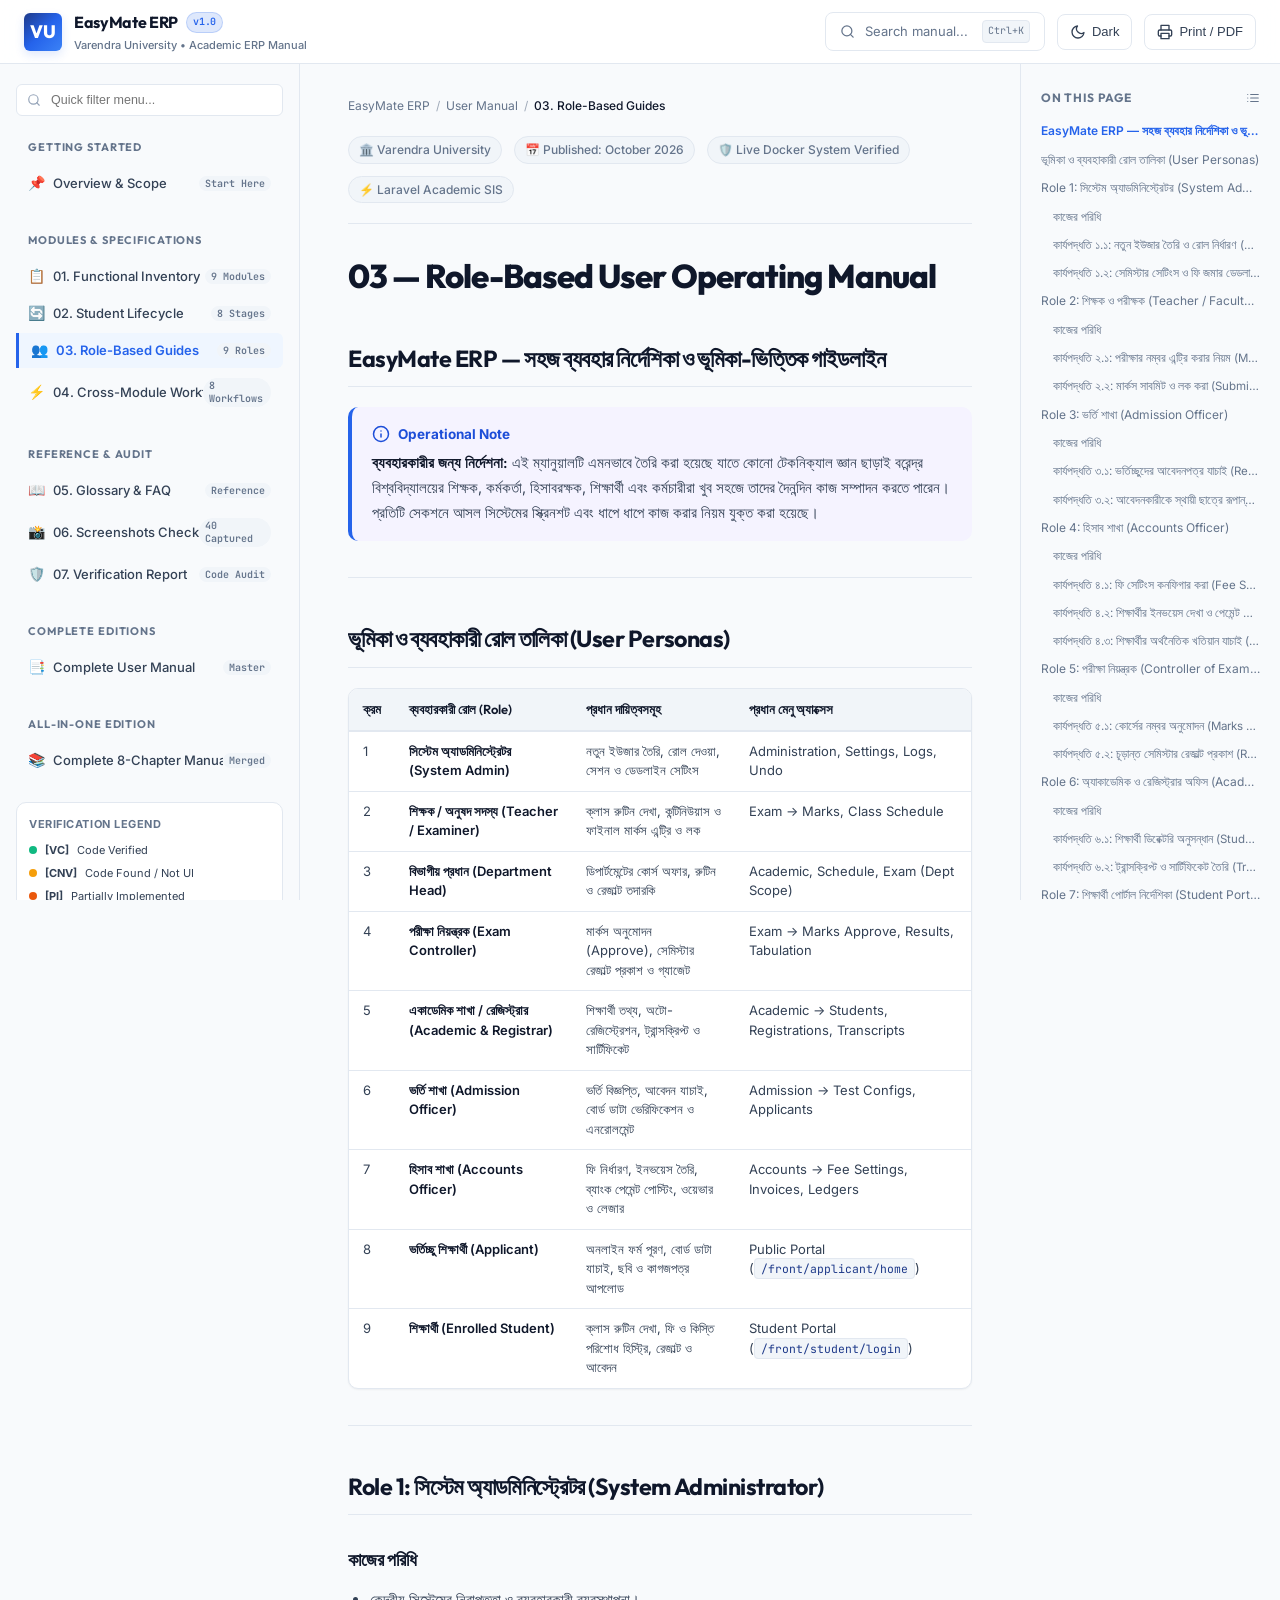
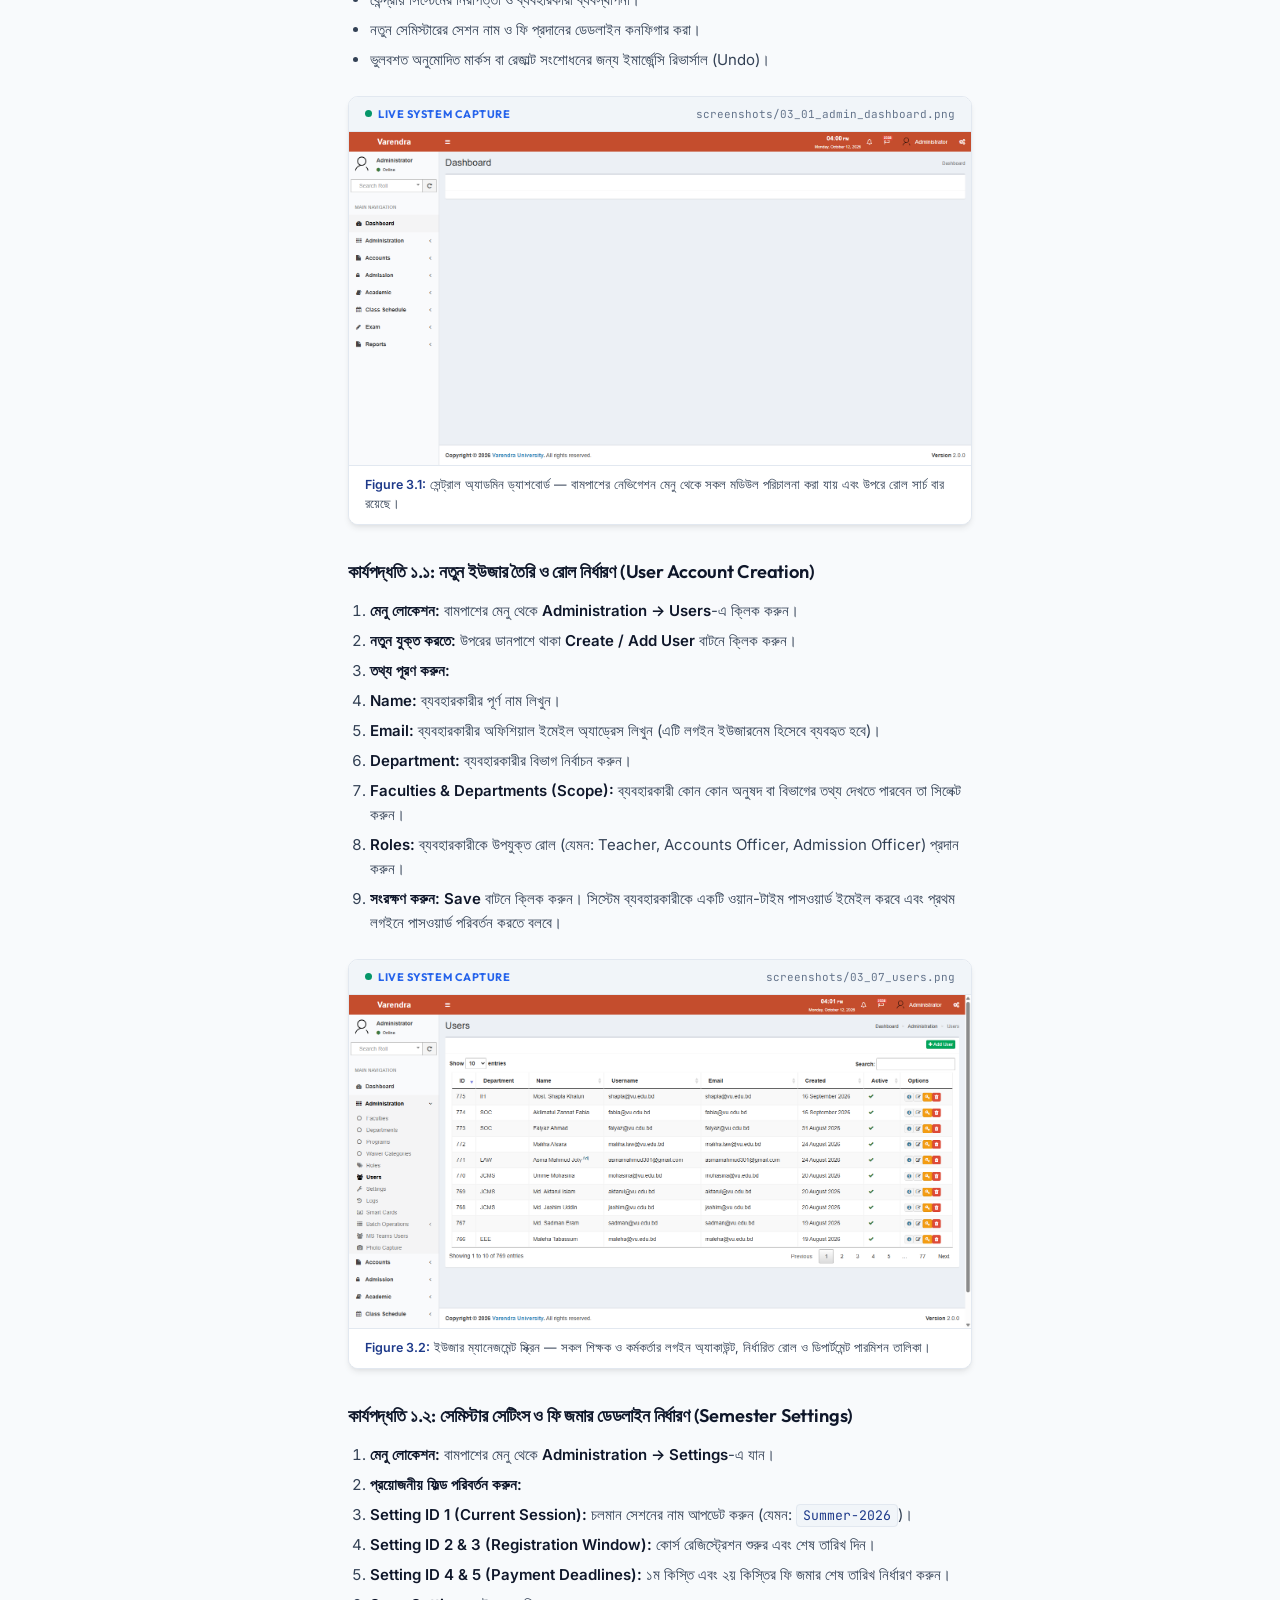
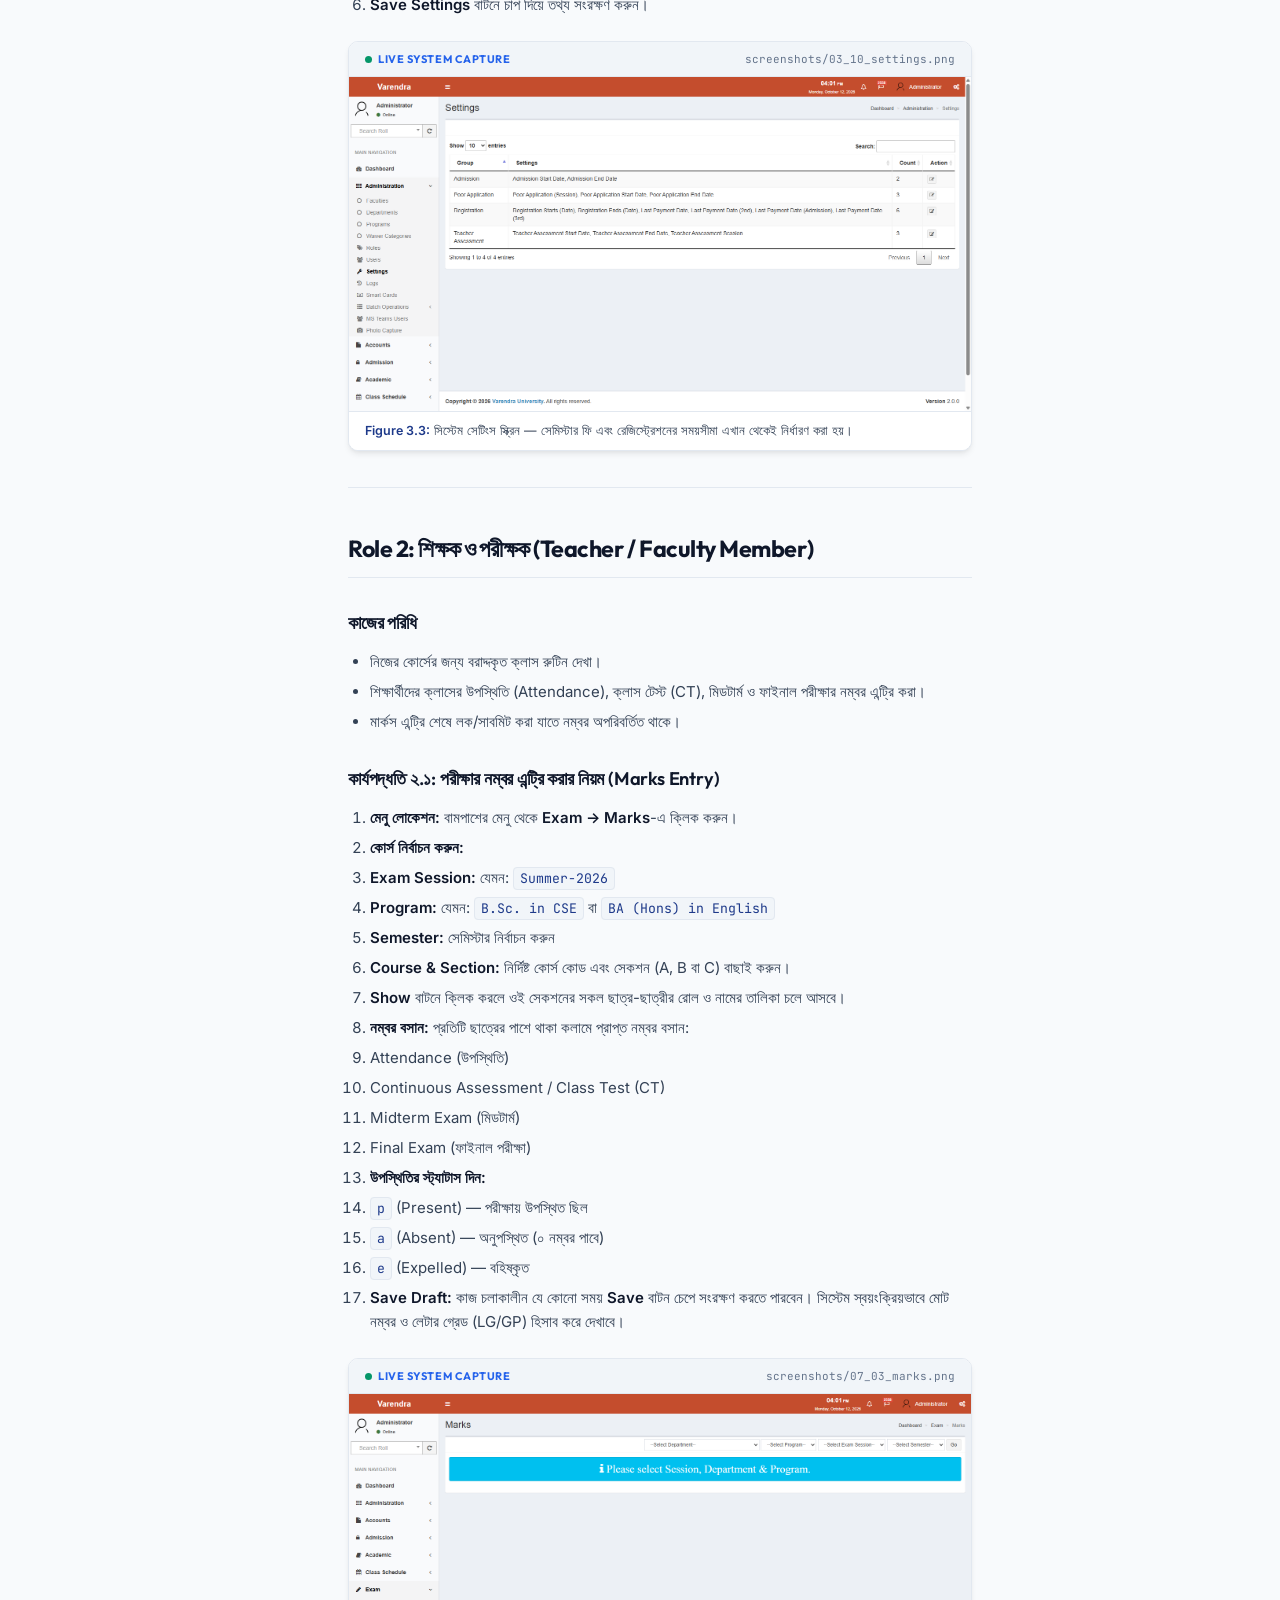
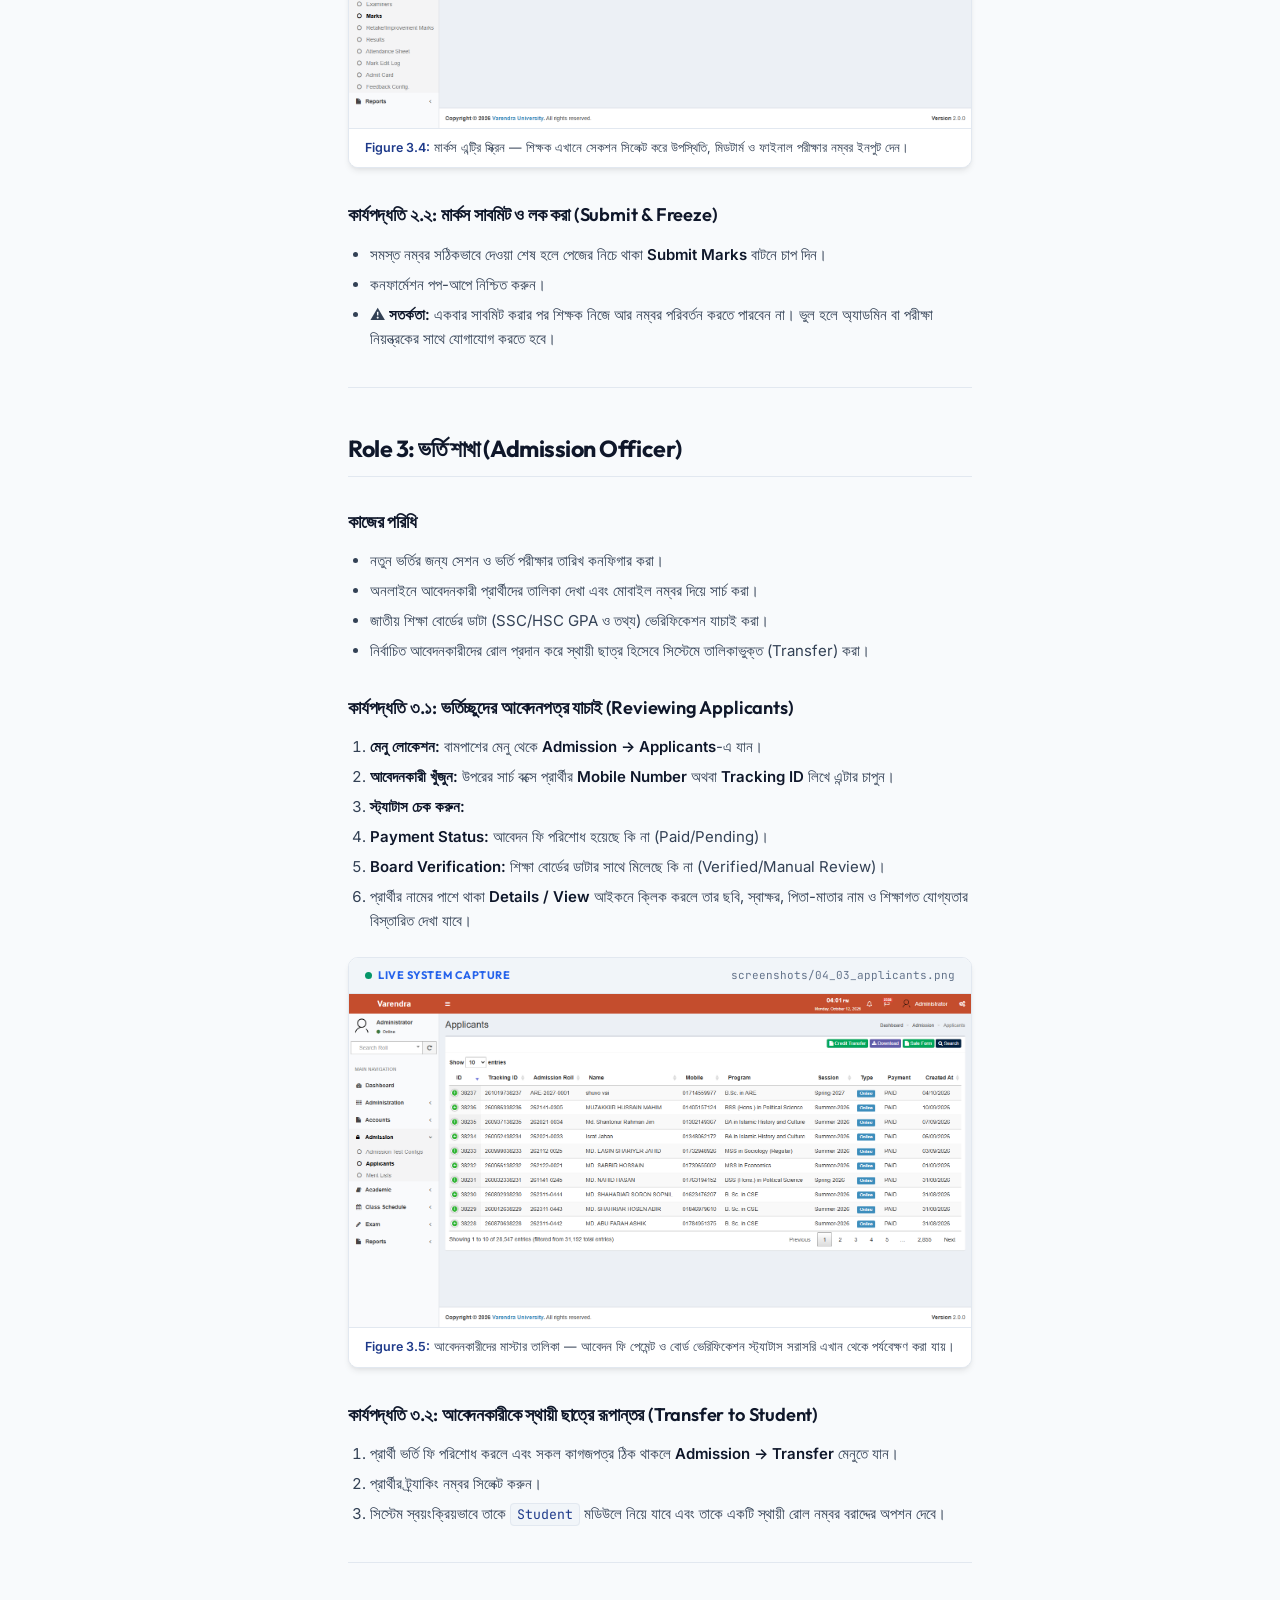
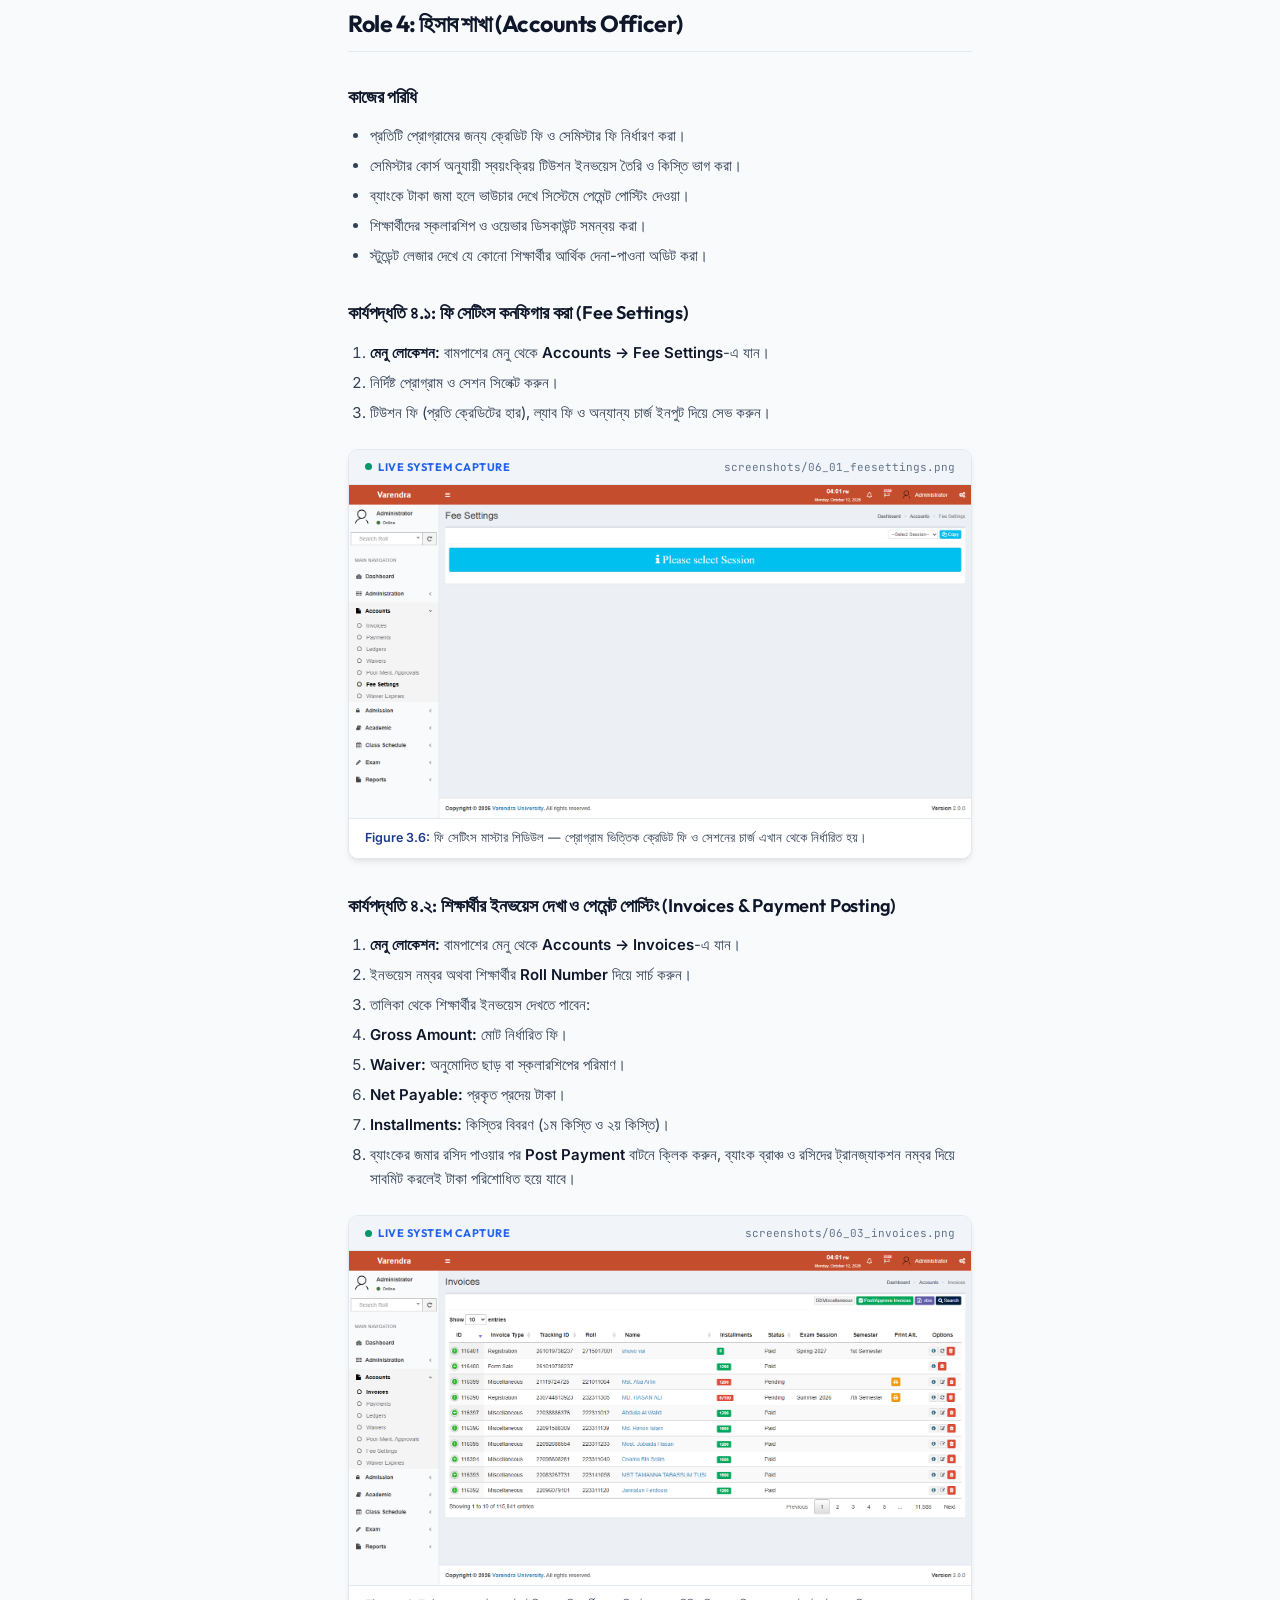
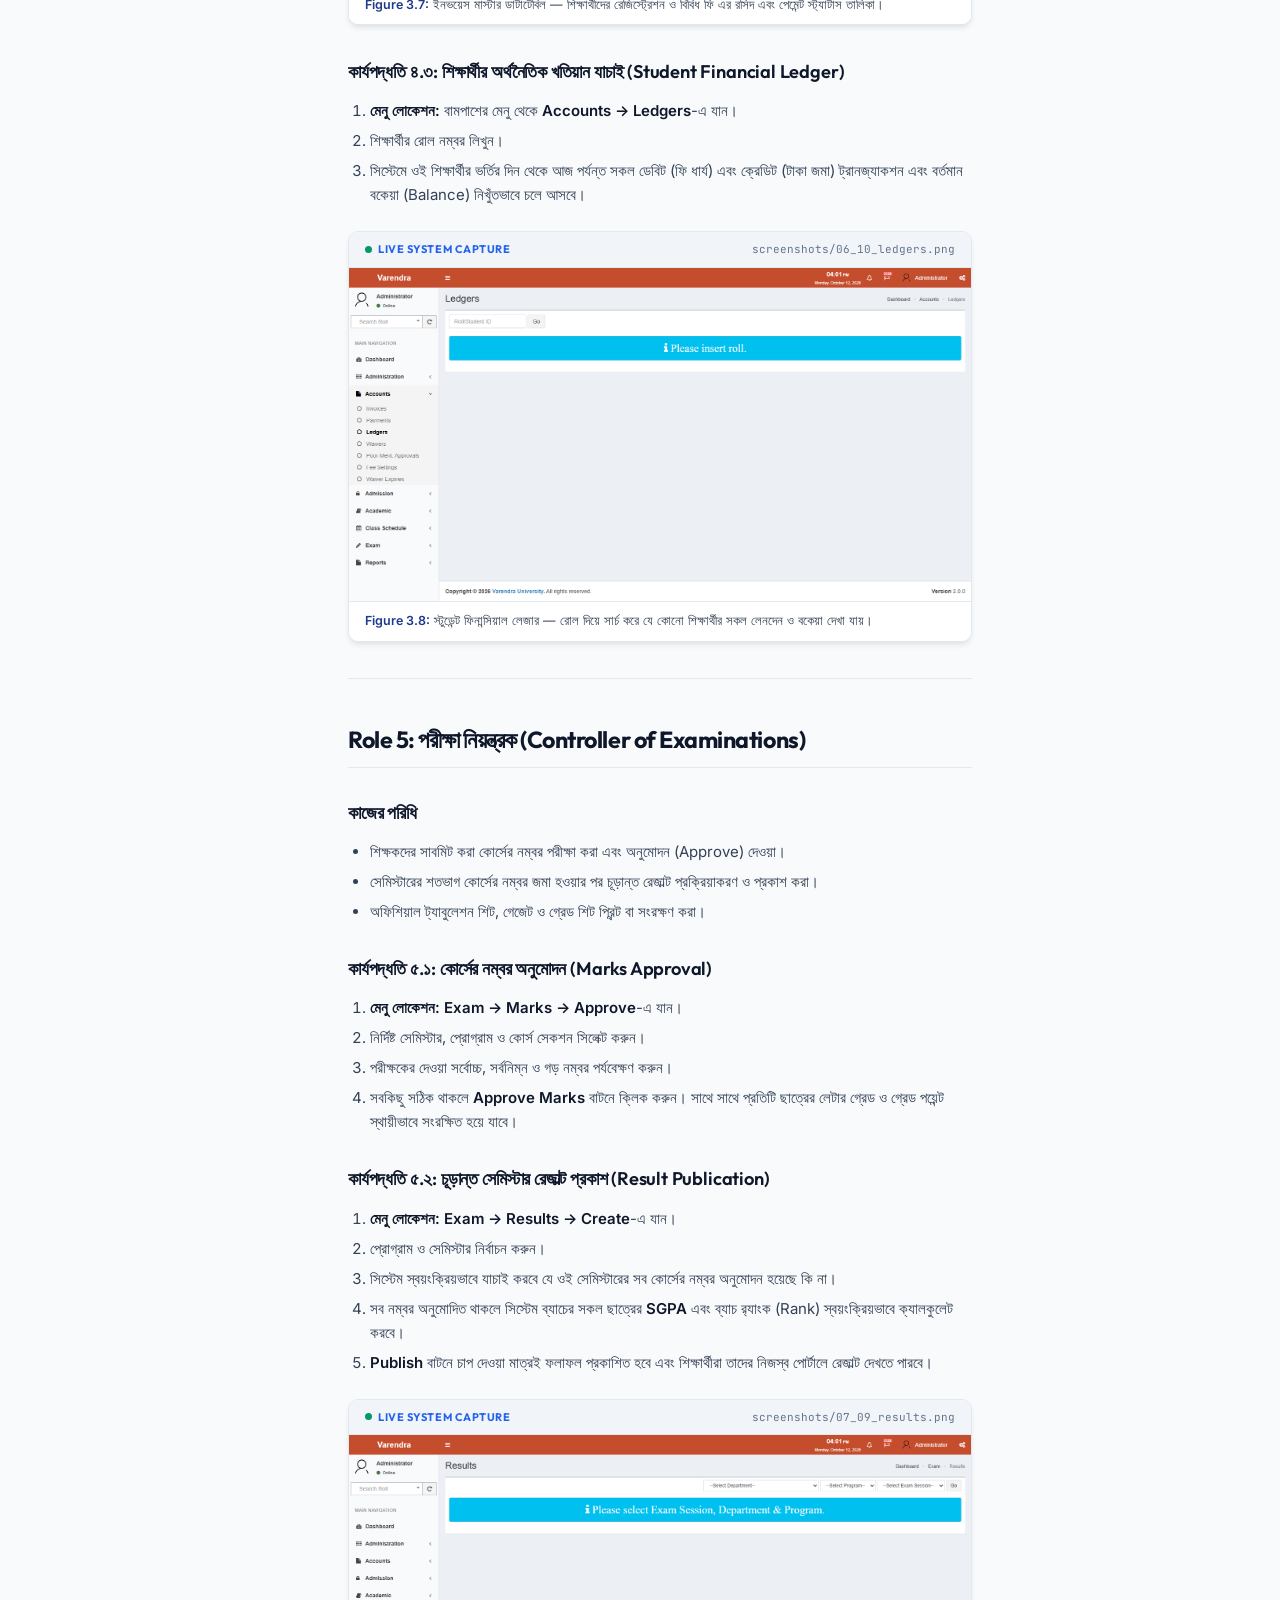
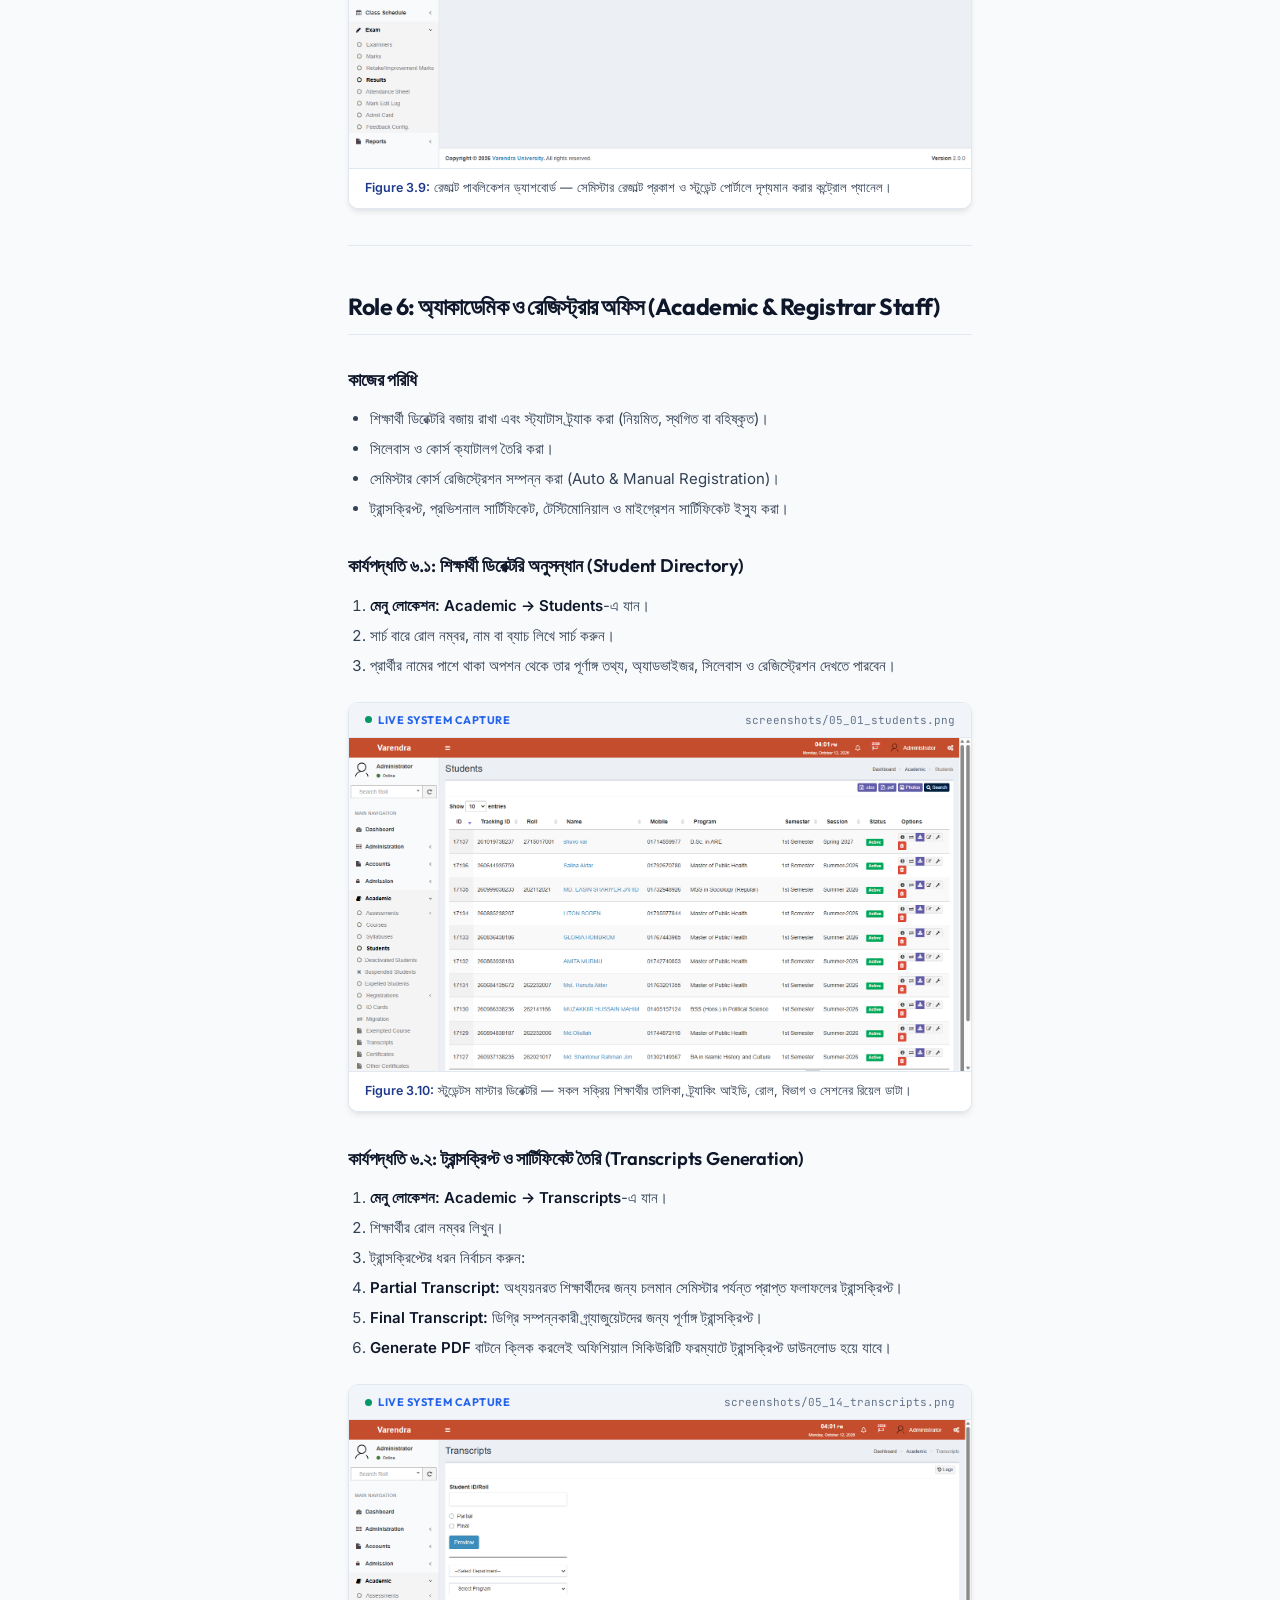
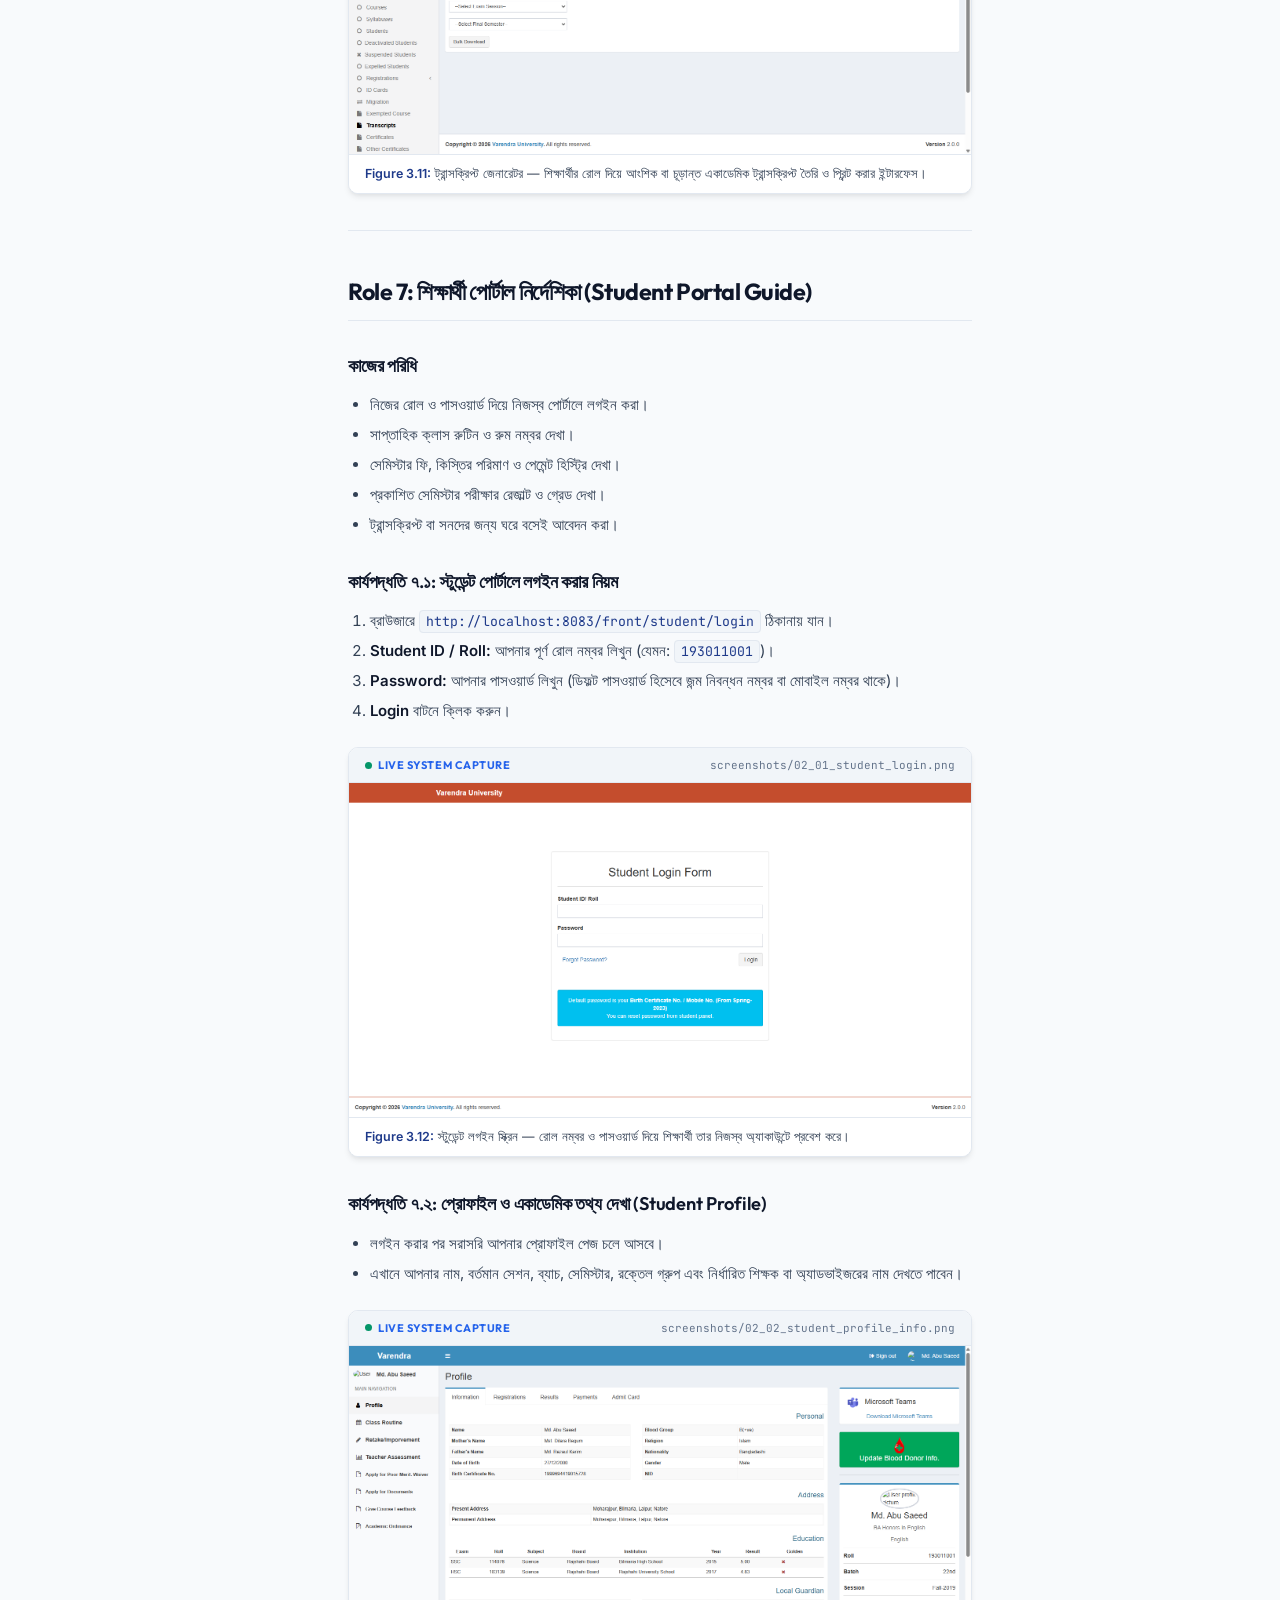
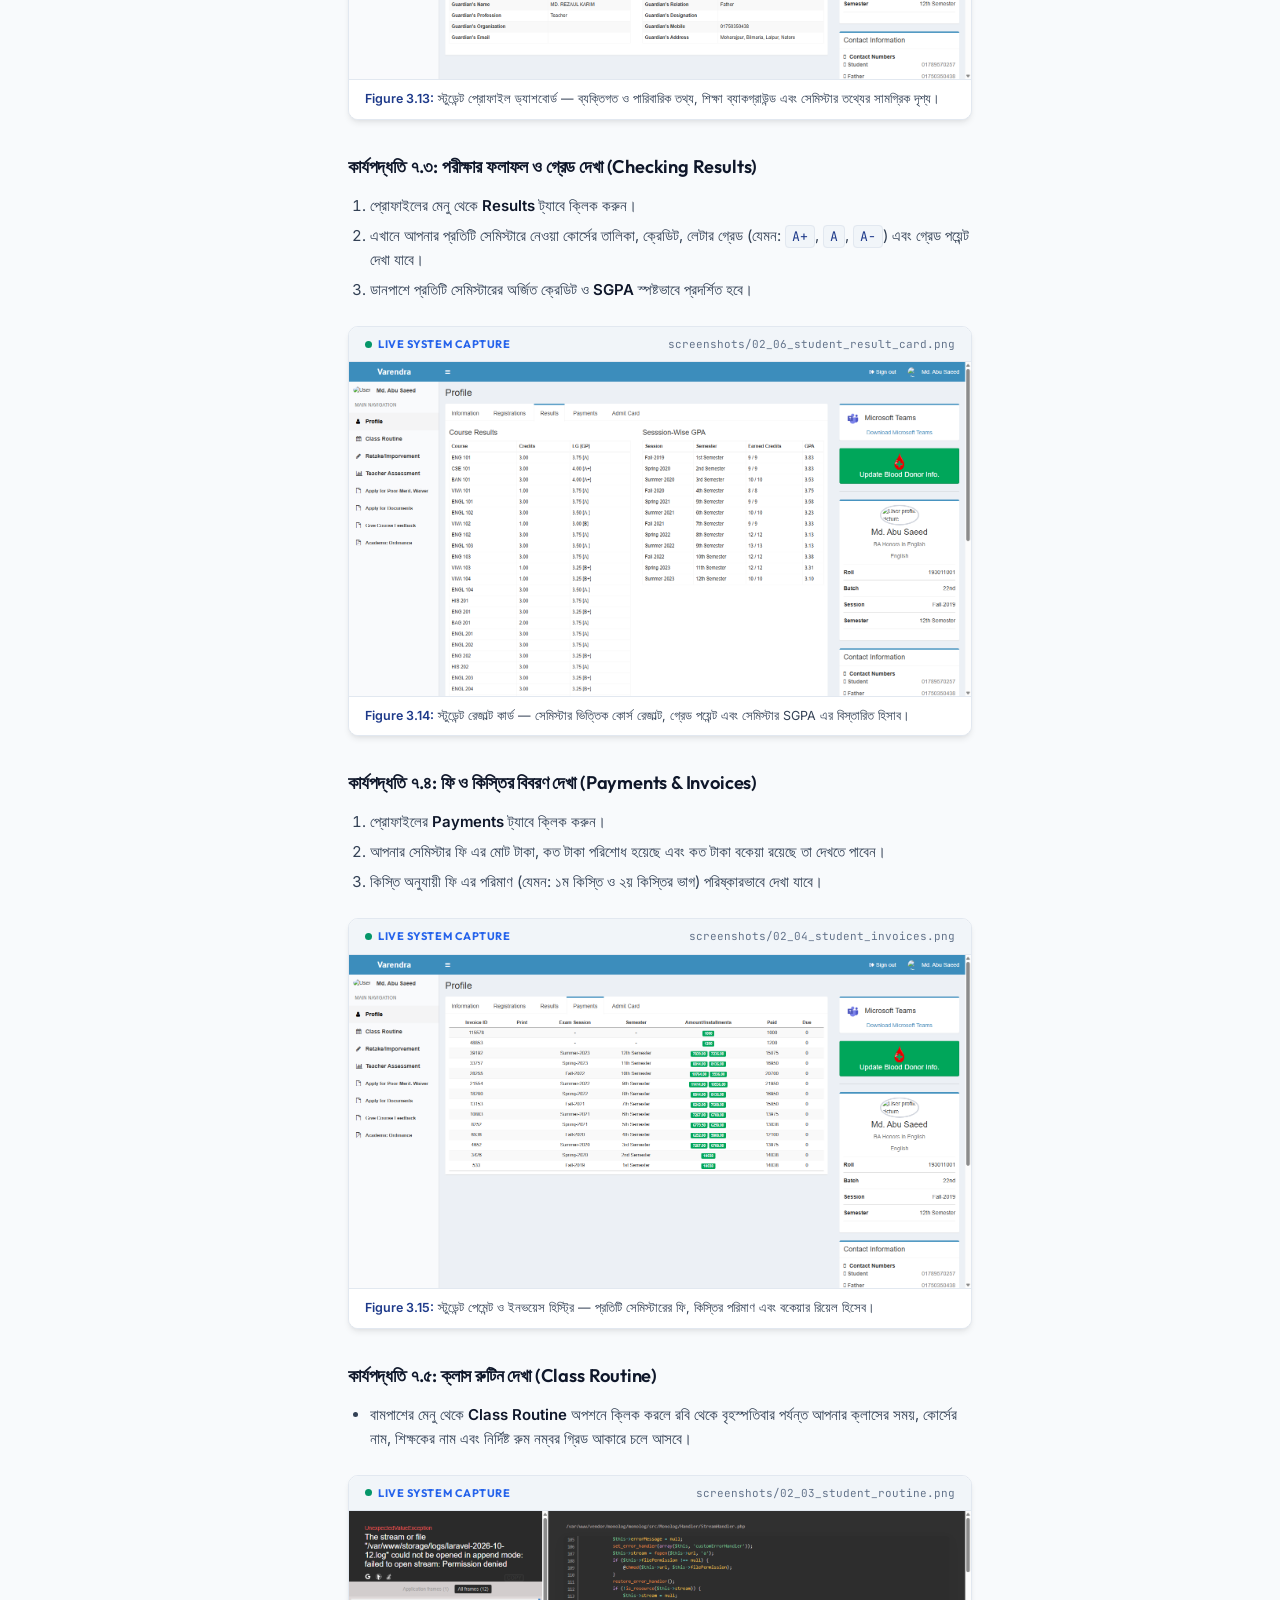
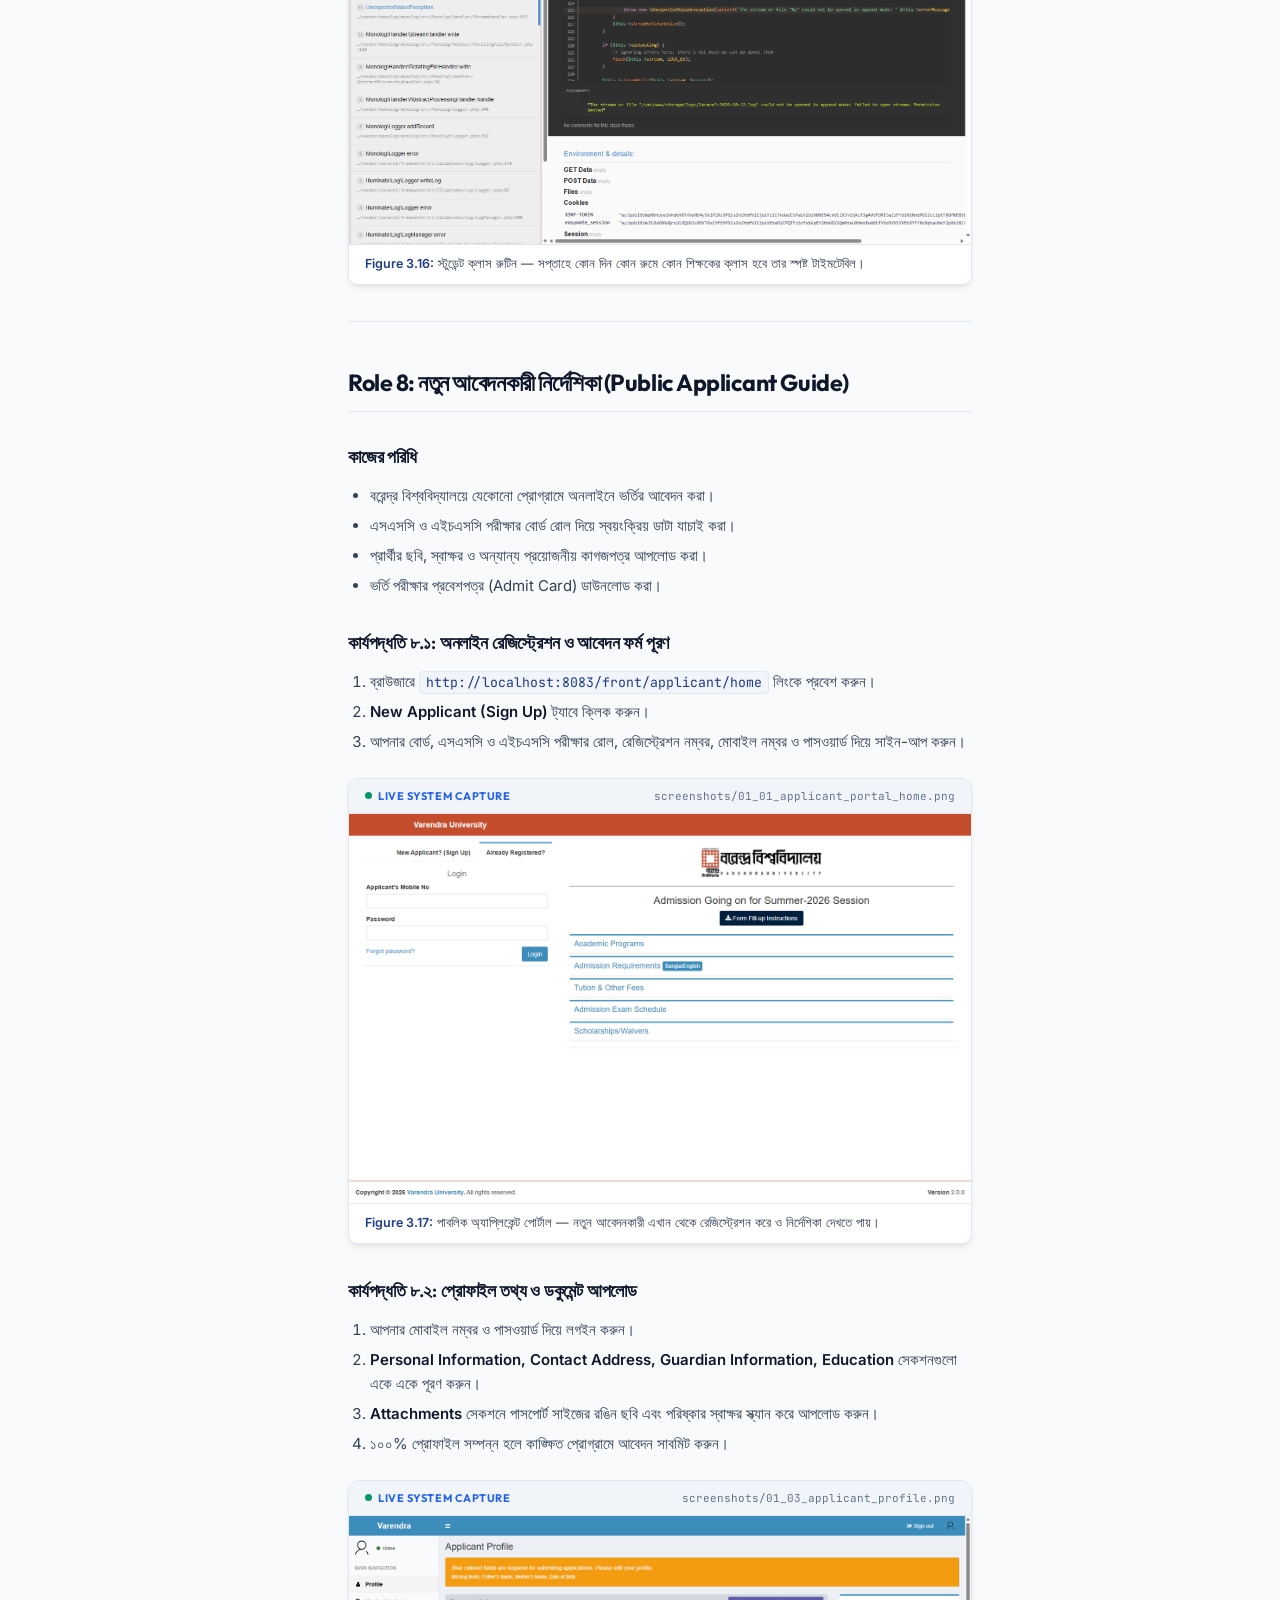
<file: 03-role-based-guides.html>
<!DOCTYPE html>
<html lang="en" data-theme="light">
<head>
  <meta charset="utf-8">
  <meta name="viewport" content="width=device-width, initial-scale=1.0">
  <title>03 — Role-Based Guides — EasyMate ERP Manual | Varendra University</title>
  <meta name="description" content="Varendra University EasyMate ERP User Manual & Operational Reference: Student Lifecycle, Cross-Module Workflows, Roles & Technical Verification.">
  <link rel="stylesheet" href="assets/manual.css">
  <link rel="icon" type="image/svg+xml" href="data:image/svg+xml,<svg xmlns='http://www.w3.org/2000/svg' viewBox='0 0 24 24' fill='%231e3a8a'><path d='M12 2L1 7l11 5 9-4.09V17h2V7L12 2z'/></svg>">
</head>
<body>

  <!-- Top App Header -->
  <header class="app-header">
    <div style="display:flex;align-items:center;gap:16px;">
      <button class="mobile-nav-toggle" id="mobile-nav-toggle" aria-label="Toggle navigation">
        <svg xmlns="http://www.w3.org/2000/svg" width="22" height="22" viewBox="0 0 24 24" fill="none" stroke="currentColor" stroke-width="2" stroke-linecap="round" stroke-linejoin="round"><line x1="3" y1="12" x2="21" y2="12"></line><line x1="3" y1="6" x2="21" y2="6"></line><line x1="3" y1="18" x2="21" y2="18"></line></svg>
      </button>
      <a href="index.html" class="brand-wrapper">
        <div class="brand-logo">VU</div>
        <div class="brand-text">
          <div class="brand-title">
            EasyMate ERP
            <span class="version-tag">v1.0</span>
          </div>
          <div class="brand-subtitle">Varendra University • Academic ERP Manual</div>
        </div>
      </a>
    </div>

    <div class="header-actions">
      <div class="search-trigger" role="button" tabindex="0" title="Search documentation (Ctrl+K)">
        <svg xmlns="http://www.w3.org/2000/svg" width="15" height="15" viewBox="0 0 24 24" fill="none" stroke="currentColor" stroke-width="2" stroke-linecap="round" stroke-linejoin="round"><circle cx="11" cy="11" r="8"></circle><line x1="21" y1="21" x2="16.65" y2="16.65"></line></svg>
        <span>Search manual...</span>
        <kbd>Ctrl+K</kbd>
      </div>

      <button class="header-btn" id="theme-toggle-btn" title="Toggle Dark/Light Mode">
        <svg xmlns="http://www.w3.org/2000/svg" width="16" height="16" viewBox="0 0 24 24" fill="none" stroke="currentColor" stroke-width="2" stroke-linecap="round" stroke-linejoin="round"><path d="M21 12.79A9 9 0 1 1 11.21 3 7 7 0 0 0 21 12.79z"></path></svg>
        Dark
      </button>

      <button class="header-btn print-btn-action" title="Print this manual or Export to PDF">
        <svg xmlns="http://www.w3.org/2000/svg" width="16" height="16" viewBox="0 0 24 24" fill="none" stroke="currentColor" stroke-width="2" stroke-linecap="round" stroke-linejoin="round"><polyline points="6 9 6 2 18 2 18 9"></polyline><path d="M6 18H4a2 2 0 0 1-2-2v-5a2 2 0 0 1 2-2h16a2 2 0 0 1 2 2v5a2 2 0 0 1-2 2h-2"></path><rect x="6" y="14" width="12" height="8"></rect></svg>
        Print / PDF
      </button>
    </div>
  </header>

  <!-- Docs Layout -->
  <div class="docs-layout">

    <!-- Left Sidebar -->
    <aside class="docs-sidebar">
      <div class="sidebar-search-box">
        <input type="text" id="sidebar-filter-input" class="sidebar-search-input" placeholder="Quick filter menu...">
      </div>
      <nav class="sidebar-nav">
  <div class="sidebar-nav-group">
    <div class="sidebar-group-title">Getting Started</div>
    <ul class="sidebar-nav-list">
      <li class="sidebar-nav-item">
        <a href="index.html" class="sidebar-nav-link">
          <span class="nav-label"><span class="nav-icon">📌</span> Overview &amp; Scope</span>
          <span class="nav-badge">Start Here</span>
        </a>
      </li>
    </ul>
  </div>
  <div class="sidebar-nav-group">
    <div class="sidebar-group-title">Modules &amp; Specifications</div>
    <ul class="sidebar-nav-list">
      <li class="sidebar-nav-item">
        <a href="01-functional-inventory.html" class="sidebar-nav-link">
          <span class="nav-label"><span class="nav-icon">📋</span> 01. Functional Inventory</span>
          <span class="nav-badge">9 Modules</span>
        </a>
      </li>
      <li class="sidebar-nav-item">
        <a href="02-student-lifecycle.html" class="sidebar-nav-link">
          <span class="nav-label"><span class="nav-icon">🔄</span> 02. Student Lifecycle</span>
          <span class="nav-badge">8 Stages</span>
        </a>
      </li>
      <li class="sidebar-nav-item">
        <a href="03-role-based-guides.html" class="sidebar-nav-link active">
          <span class="nav-label"><span class="nav-icon">👥</span> 03. Role-Based Guides</span>
          <span class="nav-badge">9 Roles</span>
        </a>
      </li>
      <li class="sidebar-nav-item">
        <a href="04-cross-module-workflows.html" class="sidebar-nav-link">
          <span class="nav-label"><span class="nav-icon">⚡</span> 04. Cross-Module Workflows</span>
          <span class="nav-badge">8 Workflows</span>
        </a>
      </li>
    </ul>
  </div>
  <div class="sidebar-nav-group">
    <div class="sidebar-group-title">Reference &amp; Audit</div>
    <ul class="sidebar-nav-list">
      <li class="sidebar-nav-item">
        <a href="05-glossary-and-faq.html" class="sidebar-nav-link">
          <span class="nav-label"><span class="nav-icon">📖</span> 05. Glossary &amp; FAQ</span>
          <span class="nav-badge">Reference</span>
        </a>
      </li>
      <li class="sidebar-nav-item">
        <a href="06-screenshots-checklist.html" class="sidebar-nav-link">
          <span class="nav-label"><span class="nav-icon">📸</span> 06. Screenshots Checklist</span>
          <span class="nav-badge">40 Captured</span>
        </a>
      </li>
      <li class="sidebar-nav-item">
        <a href="verification-report.html" class="sidebar-nav-link">
          <span class="nav-label"><span class="nav-icon">🛡️</span> 07. Verification Report</span>
          <span class="nav-badge">Code Audit</span>
        </a>
      </li>
    </ul>
  </div>
  <div class="sidebar-nav-group">
    <div class="sidebar-group-title">Complete Editions</div>
    <ul class="sidebar-nav-list">
      <li class="sidebar-nav-item">
        <a href="user-manual.html" class="sidebar-nav-link">
          <span class="nav-label"><span class="nav-icon">📑</span> Complete User Manual</span>
          <span class="nav-badge">Master</span>
        </a>
      </li>
    </ul>
  </div>
  <div class="sidebar-nav-group">
    <div class="sidebar-group-title">All-in-One Edition</div>
    <ul class="sidebar-nav-list">
      <li class="sidebar-nav-item">
        <a href="complete-manual.html" class="sidebar-nav-link">
          <span class="nav-label"><span class="nav-icon">📚</span> Complete 8-Chapter Manual</span>
          <span class="nav-badge">Merged</span>
        </a>
      </li>
    </ul>
  </div>

  <div class="sidebar-legend">
    <div class="sidebar-legend-title">Verification Legend</div>
    <div class="legend-item"><span class="legend-dot" style="background:#10b981;"></span> <strong>[VC]</strong> Code Verified</div>
    <div class="legend-item"><span class="legend-dot" style="background:#f59e0b;"></span> <strong>[CNV]</strong> Code Found / Not UI</div>
    <div class="legend-item"><span class="legend-dot" style="background:#ea580c;"></span> <strong>[PI]</strong> Partially Implemented</div>
    <div class="legend-item"><span class="legend-dot" style="background:#7c3aed;"></span> <strong>[VUI]</strong> Running UI Verified</div>
    <div class="legend-item"><span class="legend-dot" style="background:#0284c7;"></span> <strong>[RDC]</strong> Requires DB / Policy</div>
    <div class="legend-item"><span class="legend-dot" style="background:#dc2626;"></span> <strong>[NF]</strong> Not Found / Excluded</div>
  </div>
</nav>

    </aside>

    <!-- Main Content Area -->
    <main class="docs-main">
      <article class="docs-article">
        
        <nav class="breadcrumbs" aria-label="Breadcrumb">
          <a href="index.html">EasyMate ERP</a>
          <span class="separator">/</span>
          <a href="index.html">User Manual</a>
          <span class="separator">/</span>
          <span class="current">03. Role-Based Guides</span>
        </nav>

        <div class="doc-header-banner">
          <div class="doc-meta-row">
            <span class="doc-meta-pill">🏛️ Varendra University</span>
            <span class="doc-meta-pill">📅 Published: October 2026</span>
            <span class="doc-meta-pill">🛡️ Live Docker System Verified</span>
            <span class="doc-meta-pill">⚡ Laravel Academic SIS</span>
          </div>
        </div>

        <h1 id="03-role-based-user-operating-manual">03 — Role-Based User Operating Manual<a href="#03-role-based-user-operating-manual" class="heading-anchor" aria-hidden="true" title="Direct link to this section">#</a></h1>
<h2 id="easymate-erp-">EasyMate ERP — সহজ ব্যবহার নির্দেশিকা ও ভূমিকা-ভিত্তিক গাইডলাইন<a href="#easymate-erp-" class="heading-anchor" aria-hidden="true" title="Direct link to this section">#</a></h2>
<div class="callout callout-info">
  <div class="callout-title">
    <svg xmlns="http://www.w3.org/2000/svg" width="18" height="18" viewBox="0 0 24 24" fill="none" stroke="currentColor" stroke-width="2" stroke-linecap="round" stroke-linejoin="round"><circle cx="12" cy="12" r="10"></circle><line x1="12" y1="16" x2="12" y2="12"></line><line x1="12" y1="8" x2="12.01" y2="8"></line></svg>
    Operational Note
  </div>
  <p><strong>ব্যবহারকারীর জন্য নির্দেশনা:</strong> এই ম্যানুয়ালটি এমনভাবে তৈরি করা হয়েছে যাতে কোনো টেকনিক্যাল জ্ঞান ছাড়াই বরেন্দ্র বিশ্ববিদ্যালয়ের শিক্ষক, কর্মকর্তা, হিসাবরক্ষক, শিক্ষার্থী এবং কর্মচারীরা খুব সহজে তাদের দৈনন্দিন কাজ সম্পাদন করতে পারেন। প্রতিটি সেকশনে আসল সিস্টেমের স্ক্রিনশট এবং ধাপে ধাপে কাজ করার নিয়ম যুক্ত করা হয়েছে।</p>
</div>
<hr />
<h2 id="user-personas">ভূমিকা ও ব্যবহাকারী রোল তালিকা (User Personas)<a href="#user-personas" class="heading-anchor" aria-hidden="true" title="Direct link to this section">#</a></h2>
<div class="table-wrapper"><table>
<thead>
<tr>
<th>ক্রম</th>
<th>ব্যবহারকারী রোল (Role)</th>
<th>প্রধান দায়িত্বসমূহ</th>
<th>প্রধান মেনু অ্যাক্সেস</th>
</tr>
</thead>
<tbody>
<tr>
<td>1</td>
<td><strong>সিস্টেম অ্যাডমিনিস্ট্রেটর (System Admin)</strong></td>
<td>নতুন ইউজার তৈরি, রোল দেওয়া, সেশন ও ডেডলাইন সেটিংস</td>
<td>Administration, Settings, Logs, Undo</td>
</tr>
<tr>
<td>2</td>
<td><strong>শিক্ষক / অনুষদ সদস্য (Teacher / Examiner)</strong></td>
<td>ক্লাস রুটিন দেখা, কন্টিনিউয়াস ও ফাইনাল মার্কস এন্ট্রি ও লক</td>
<td>Exam → Marks, Class Schedule</td>
</tr>
<tr>
<td>3</td>
<td><strong>বিভাগীয় প্রধান (Department Head)</strong></td>
<td>ডিপার্টমেন্টের কোর্স অফার, রুটিন ও রেজাল্ট তদারকি</td>
<td>Academic, Schedule, Exam (Dept Scope)</td>
</tr>
<tr>
<td>4</td>
<td><strong>পরীক্ষা নিয়ন্ত্রক (Exam Controller)</strong></td>
<td>মার্কস অনুমোদন (Approve), সেমিস্টার রেজাল্ট প্রকাশ ও গ্যাজেট</td>
<td>Exam → Marks Approve, Results, Tabulation</td>
</tr>
<tr>
<td>5</td>
<td><strong>একাডেমিক শাখা / রেজিস্ট্রার (Academic &amp; Registrar)</strong></td>
<td>শিক্ষার্থী তথ্য, অটো-রেজিস্ট্রেশন, ট্রান্সক্রিপ্ট ও সার্টিফিকেট</td>
<td>Academic → Students, Registrations, Transcripts</td>
</tr>
<tr>
<td>6</td>
<td><strong>ভর্তি শাখা (Admission Officer)</strong></td>
<td>ভর্তি বিজ্ঞপ্তি, আবেদন যাচাই, বোর্ড ডাটা ভেরিফিকেশন ও এনরোলমেন্ট</td>
<td>Admission → Test Configs, Applicants</td>
</tr>
<tr>
<td>7</td>
<td><strong>হিসাব শাখা (Accounts Officer)</strong></td>
<td>ফি নির্ধারণ, ইনভয়েস তৈরি, ব্যাংক পেমেন্ট পোস্টিং, ওয়েভার ও লেজার</td>
<td>Accounts → Fee Settings, Invoices, Ledgers</td>
</tr>
<tr>
<td>8</td>
<td><strong>ভর্তিচ্ছু শিক্ষার্থী (Applicant)</strong></td>
<td>অনলাইন ফর্ম পূরণ, বোর্ড ডাটা যাচাই, ছবি ও কাগজপত্র আপলোড</td>
<td>Public Portal (<code>/front/applicant/home</code>)</td>
</tr>
<tr>
<td>9</td>
<td><strong>শিক্ষার্থী (Enrolled Student)</strong></td>
<td>ক্লাস রুটিন দেখা, ফি ও কিস্তি পরিশোধ হিস্ট্রি, রেজাল্ট ও আবেদন</td>
<td>Student Portal (<code>/front/student/login</code>)</td>
</tr>
</tbody>
</table></div>
<hr />
<h2 id="role-1-system-administrator">Role 1: সিস্টেম অ্যাডমিনিস্ট্রেটর (System Administrator)<a href="#role-1-system-administrator" class="heading-anchor" aria-hidden="true" title="Direct link to this section">#</a></h2>
<h3 id="_1">কাজের পরিধি<a href="#_1" class="heading-anchor" aria-hidden="true" title="Direct link to this section">#</a></h3>
<ul>
<li>কেন্দ্রীয় সিস্টেমের নিরাপত্তা ও ব্যবহারকারী ব্যবস্থাপনা।</li>
<li>নতুন সেমিস্টারের সেশন নাম ও ফি প্রদানের ডেডলাইন কনফিগার করা।</li>
<li>ভুলবশত অনুমোদিত মার্কস বা রেজাল্ট সংশোধনের জন্য ইমার্জেন্সি রিভার্সাল (Undo)।</li>
</ul>
<figure class="screenshot-figure">
  <div class="screenshot-header">
    <span class="screenshot-tag">Live System Capture</span>
    <span class="screenshot-filename">screenshots/03_01_admin_dashboard.png</span>
  </div>
  <a href="screenshots/03_01_admin_dashboard.png" target="_blank" class="screenshot-img-link" title="Click to view full size">
    <img src="screenshots/03_01_admin_dashboard.png" alt="Central Administration Dashboard" class="screenshot-img" loading="lazy">
  </a>
  <figcaption><strong>Figure 3.1:</strong> সেন্ট্রাল অ্যাডমিন ড্যাশবোর্ড — বামপাশের নেভিগেশন মেনু থেকে সকল মডিউল পরিচালনা করা যায় এবং উপরে রোল সার্চ বার রয়েছে।</figcaption>
</figure>

<h3 id="user-account-creation">কার্যপদ্ধতি ১.১: নতুন ইউজার তৈরি ও রোল নির্ধারণ (User Account Creation)<a href="#user-account-creation" class="heading-anchor" aria-hidden="true" title="Direct link to this section">#</a></h3>
<ol>
<li><strong>মেনু লোকেশন:</strong> বামপাশের মেনু থেকে <strong>Administration → Users</strong>-এ ক্লিক করুন।</li>
<li><strong>নতুন যুক্ত করতে:</strong> উপরের ডানপাশে থাকা <strong>Create / Add User</strong> বাটনে ক্লিক করুন।</li>
<li><strong>তথ্য পূরণ করুন:</strong></li>
<li><strong>Name:</strong> ব্যবহারকারীর পূর্ণ নাম লিখুন।</li>
<li><strong>Email:</strong> ব্যবহারকারীর অফিশিয়াল ইমেইল অ্যাড্রেস লিখুন (এটি লগইন ইউজারনেম হিসেবে ব্যবহৃত হবে)।</li>
<li><strong>Department:</strong> ব্যবহারকারীর বিভাগ নির্বাচন করুন।</li>
<li><strong>Faculties &amp; Departments (Scope):</strong> ব্যবহারকারী কোন কোন অনুষদ বা বিভাগের তথ্য দেখতে পারবেন তা সিলেক্ট করুন।</li>
<li><strong>Roles:</strong> ব্যবহারকারীকে উপযুক্ত রোল (যেমন: Teacher, Accounts Officer, Admission Officer) প্রদান করুন।</li>
<li><strong>সংরক্ষণ করুন:</strong> <strong>Save</strong> বাটনে ক্লিক করুন। সিস্টেম ব্যবহারকারীকে একটি ওয়ান-টাইম পাসওয়ার্ড ইমেইল করবে এবং প্রথম লগইনে পাসওয়ার্ড পরিবর্তন করতে বলবে।</li>
</ol>
<figure class="screenshot-figure">
  <div class="screenshot-header">
    <span class="screenshot-tag">Live System Capture</span>
    <span class="screenshot-filename">screenshots/03_07_users.png</span>
  </div>
  <a href="screenshots/03_07_users.png" target="_blank" class="screenshot-img-link" title="Click to view full size">
    <img src="screenshots/03_07_users.png" alt="Users Management Datatable" class="screenshot-img" loading="lazy">
  </a>
  <figcaption><strong>Figure 3.2:</strong> ইউজার ম্যানেজমেন্ট স্ক্রিন — সকল শিক্ষক ও কর্মকর্তার লগইন অ্যাকাউন্ট, নির্ধারিত রোল ও ডিপার্টমেন্ট পারমিশন তালিকা।</figcaption>
</figure>

<h3 id="semester-settings">কার্যপদ্ধতি ১.২: সেমিস্টার সেটিংস ও ফি জমার ডেডলাইন নির্ধারণ (Semester Settings)<a href="#semester-settings" class="heading-anchor" aria-hidden="true" title="Direct link to this section">#</a></h3>
<ol>
<li><strong>মেনু লোকেশন:</strong> বামপাশের মেনু থেকে <strong>Administration → Settings</strong>-এ যান।</li>
<li><strong>প্রয়োজনীয় ফিল্ড পরিবর্তন করুন:</strong></li>
<li><strong>Setting ID 1 (Current Session):</strong> চলমান সেশনের নাম আপডেট করুন (যেমন: <code>Summer-2026</code>)।</li>
<li><strong>Setting ID 2 &amp; 3 (Registration Window):</strong> কোর্স রেজিস্ট্রেশন শুরুর এবং শেষ তারিখ দিন।</li>
<li><strong>Setting ID 4 &amp; 5 (Payment Deadlines):</strong> ১ম কিস্তি এবং ২য় কিস্তির ফি জমার শেষ তারিখ নির্ধারণ করুন।</li>
<li><strong>Save Settings</strong> বাটনে চাপ দিয়ে তথ্য সংরক্ষণ করুন।</li>
</ol>
<figure class="screenshot-figure">
  <div class="screenshot-header">
    <span class="screenshot-tag">Live System Capture</span>
    <span class="screenshot-filename">screenshots/03_10_settings.png</span>
  </div>
  <a href="screenshots/03_10_settings.png" target="_blank" class="screenshot-img-link" title="Click to view full size">
    <img src="screenshots/03_10_settings.png" alt="System Global Settings" class="screenshot-img" loading="lazy">
  </a>
  <figcaption><strong>Figure 3.3:</strong> সিস্টেম সেটিংস স্ক্রিন — সেমিস্টার ফি এবং রেজিস্ট্রেশনের সময়সীমা এখান থেকেই নির্ধারণ করা হয়।</figcaption>
</figure>

<hr />
<h2 id="role-2-teacher-faculty-member">Role 2: শিক্ষক ও পরীক্ষক (Teacher / Faculty Member)<a href="#role-2-teacher-faculty-member" class="heading-anchor" aria-hidden="true" title="Direct link to this section">#</a></h2>
<h3 id="_2">কাজের পরিধি<a href="#_2" class="heading-anchor" aria-hidden="true" title="Direct link to this section">#</a></h3>
<ul>
<li>নিজের কোর্সের জন্য বরাদ্দকৃত ক্লাস রুটিন দেখা।</li>
<li>শিক্ষার্থীদের ক্লাসের উপস্থিতি (Attendance), ক্লাস টেস্ট (CT), মিডটার্ম ও ফাইনাল পরীক্ষার নম্বর এন্ট্রি করা।</li>
<li>মার্কস এন্ট্রি শেষে লক/সাবমিট করা যাতে নম্বর অপরিবর্তিত থাকে।</li>
</ul>
<h3 id="marks-entry">কার্যপদ্ধতি ২.১: পরীক্ষার নম্বর এন্ট্রি করার নিয়ম (Marks Entry)<a href="#marks-entry" class="heading-anchor" aria-hidden="true" title="Direct link to this section">#</a></h3>
<ol>
<li><strong>মেনু লোকেশন:</strong> বামপাশের মেনু থেকে <strong>Exam → Marks</strong>-এ ক্লিক করুন।</li>
<li><strong>কোর্স নির্বাচন করুন:</strong> </li>
<li><strong>Exam Session:</strong> যেমন: <code>Summer-2026</code></li>
<li><strong>Program:</strong> যেমন: <code>B.Sc. in CSE</code> বা <code>BA (Hons) in English</code></li>
<li><strong>Semester:</strong> সেমিস্টার নির্বাচন করুন</li>
<li><strong>Course &amp; Section:</strong> নির্দিষ্ট কোর্স কোড এবং সেকশন (A, B বা C) বাছাই করুন।</li>
<li><strong>Show</strong> বাটনে ক্লিক করলে ওই সেকশনের সকল ছাত্র-ছাত্রীর রোল ও নামের তালিকা চলে আসবে।</li>
<li><strong>নম্বর বসান:</strong> প্রতিটি ছাত্রের পাশে থাকা কলামে প্রাপ্ত নম্বর বসান:</li>
<li>Attendance (উপস্থিতি)</li>
<li>Continuous Assessment / Class Test (CT)</li>
<li>Midterm Exam (মিডটার্ম)</li>
<li>Final Exam (ফাইনাল পরীক্ষা)</li>
<li><strong>উপস্থিতির স্ট্যাটাস দিন:</strong></li>
<li><code>p</code> (Present) — পরীক্ষায় উপস্থিত ছিল</li>
<li><code>a</code> (Absent) — অনুপস্থিত (০ নম্বর পাবে)</li>
<li><code>e</code> (Expelled) — বহিষ্কৃত</li>
<li><strong>Save Draft:</strong> কাজ চলাকালীন যে কোনো সময় <strong>Save</strong> বাটন চেপে সংরক্ষণ করতে পারবেন। সিস্টেম স্বয়ংক্রিয়ভাবে মোট নম্বর ও লেটার গ্রেড (LG/GP) হিসাব করে দেখাবে।</li>
</ol>
<figure class="screenshot-figure">
  <div class="screenshot-header">
    <span class="screenshot-tag">Live System Capture</span>
    <span class="screenshot-filename">screenshots/07_03_marks.png</span>
  </div>
  <a href="screenshots/07_03_marks.png" target="_blank" class="screenshot-img-link" title="Click to view full size">
    <img src="screenshots/07_03_marks.png" alt="Marks Entry Sheet" class="screenshot-img" loading="lazy">
  </a>
  <figcaption><strong>Figure 3.4:</strong> মার্কস এন্ট্রি স্ক্রিন — শিক্ষক এখানে সেকশন সিলেক্ট করে উপস্থিতি, মিডটার্ম ও ফাইনাল পরীক্ষার নম্বর ইনপুট দেন।</figcaption>
</figure>

<h3 id="submit-freeze">কার্যপদ্ধতি ২.২: মার্কস সাবমিট ও লক করা (Submit &amp; Freeze)<a href="#submit-freeze" class="heading-anchor" aria-hidden="true" title="Direct link to this section">#</a></h3>
<ul>
<li>সমস্ত নম্বর সঠিকভাবে দেওয়া শেষ হলে পেজের নিচে থাকা <strong>Submit Marks</strong> বাটনে চাপ দিন।</li>
<li>কনফার্মেশন পপ-আপে নিশ্চিত করুন। </li>
<li>⚠️ <strong>সতর্কতা:</strong> একবার সাবমিট করার পর শিক্ষক নিজে আর নম্বর পরিবর্তন করতে পারবেন না। ভুল হলে অ্যাডমিন বা পরীক্ষা নিয়ন্ত্রকের সাথে যোগাযোগ করতে হবে।</li>
</ul>
<hr />
<h2 id="role-3-admission-officer">Role 3: ভর্তি শাখা (Admission Officer)<a href="#role-3-admission-officer" class="heading-anchor" aria-hidden="true" title="Direct link to this section">#</a></h2>
<h3 id="_3">কাজের পরিধি<a href="#_3" class="heading-anchor" aria-hidden="true" title="Direct link to this section">#</a></h3>
<ul>
<li>নতুন ভর্তির জন্য সেশন ও ভর্তি পরীক্ষার তারিখ কনফিগার করা।</li>
<li>অনলাইনে আবেদনকারী প্রার্থীদের তালিকা দেখা এবং মোবাইল নম্বর দিয়ে সার্চ করা।</li>
<li>জাতীয় শিক্ষা বোর্ডের ডাটা (SSC/HSC GPA ও তথ্য) ভেরিফিকেশন যাচাই করা।</li>
<li>নির্বাচিত আবেদনকারীদের রোল প্রদান করে স্থায়ী ছাত্র হিসেবে সিস্টেমে তালিকাভুক্ত (Transfer) করা।</li>
</ul>
<h3 id="reviewing-applicants">কার্যপদ্ধতি ৩.১: ভর্তিচ্ছুদের আবেদনপত্র যাচাই (Reviewing Applicants)<a href="#reviewing-applicants" class="heading-anchor" aria-hidden="true" title="Direct link to this section">#</a></h3>
<ol>
<li><strong>মেনু লোকেশন:</strong> বামপাশের মেনু থেকে <strong>Admission → Applicants</strong>-এ যান।</li>
<li><strong>আবেদনকারী খুঁজুন:</strong> উপরের সার্চ বক্সে প্রার্থীর <strong>Mobile Number</strong> অথবা <strong>Tracking ID</strong> লিখে এন্টার চাপুন।</li>
<li><strong>স্ট্যাটাস চেক করুন:</strong></li>
<li><strong>Payment Status:</strong> আবেদন ফি পরিশোধ হয়েছে কি না (Paid/Pending)।</li>
<li><strong>Board Verification:</strong> শিক্ষা বোর্ডের ডাটার সাথে মিলেছে কি না (Verified/Manual Review)।</li>
<li>প্রার্থীর নামের পাশে থাকা <strong>Details / View</strong> আইকনে ক্লিক করলে তার ছবি, স্বাক্ষর, পিতা-মাতার নাম ও শিক্ষাগত যোগ্যতার বিস্তারিত দেখা যাবে।</li>
</ol>
<figure class="screenshot-figure">
  <div class="screenshot-header">
    <span class="screenshot-tag">Live System Capture</span>
    <span class="screenshot-filename">screenshots/04_03_applicants.png</span>
  </div>
  <a href="screenshots/04_03_applicants.png" target="_blank" class="screenshot-img-link" title="Click to view full size">
    <img src="screenshots/04_03_applicants.png" alt="Applicants Master Datatable" class="screenshot-img" loading="lazy">
  </a>
  <figcaption><strong>Figure 3.5:</strong> আবেদনকারীদের মাস্টার তালিকা — আবেদন ফি পেমেন্ট ও বোর্ড ভেরিফিকেশন স্ট্যাটাস সরাসরি এখান থেকে পর্যবেক্ষণ করা যায়।</figcaption>
</figure>

<h3 id="transfer-to-student">কার্যপদ্ধতি ৩.২: আবেদনকারীকে স্থায়ী ছাত্রে রূপান্তর (Transfer to Student)<a href="#transfer-to-student" class="heading-anchor" aria-hidden="true" title="Direct link to this section">#</a></h3>
<ol>
<li>প্রার্থী ভর্তি ফি পরিশোধ করলে এবং সকল কাগজপত্র ঠিক থাকলে <strong>Admission → Transfer</strong> মেনুতে যান।</li>
<li>প্রার্থীর ট্র্যাকিং নম্বর সিলেক্ট করুন।</li>
<li>সিস্টেম স্বয়ংক্রিয়ভাবে তাকে <code>Student</code> মডিউলে নিয়ে যাবে এবং তাকে একটি স্থায়ী রোল নম্বর বরাদ্দের অপশন দেবে।</li>
</ol>
<hr />
<h2 id="role-4-accounts-officer">Role 4: হিসাব শাখা (Accounts Officer)<a href="#role-4-accounts-officer" class="heading-anchor" aria-hidden="true" title="Direct link to this section">#</a></h2>
<h3 id="_4">কাজের পরিধি<a href="#_4" class="heading-anchor" aria-hidden="true" title="Direct link to this section">#</a></h3>
<ul>
<li>প্রতিটি প্রোগ্রামের জন্য ক্রেডিট ফি ও সেমিস্টার ফি নির্ধারণ করা।</li>
<li>সেমিস্টার কোর্স অনুযায়ী স্বয়ংক্রিয় টিউশন ইনভয়েস তৈরি ও কিস্তি ভাগ করা।</li>
<li>ব্যাংকে টাকা জমা হলে ভাউচার দেখে সিস্টেমে পেমেন্ট পোস্টিং দেওয়া।</li>
<li>শিক্ষার্থীদের স্কলারশিপ ও ওয়েভার ডিসকাউন্ট সমন্বয় করা।</li>
<li>স্টুডেন্ট লেজার দেখে যে কোনো শিক্ষার্থীর আর্থিক দেনা-পাওনা অডিট করা।</li>
</ul>
<h3 id="fee-settings">কার্যপদ্ধতি ৪.১: ফি সেটিংস কনফিগার করা (Fee Settings)<a href="#fee-settings" class="heading-anchor" aria-hidden="true" title="Direct link to this section">#</a></h3>
<ol>
<li><strong>মেনু লোকেশন:</strong> বামপাশের মেনু থেকে <strong>Accounts → Fee Settings</strong>-এ যান।</li>
<li>নির্দিষ্ট প্রোগ্রাম ও সেশন সিলেক্ট করুন।</li>
<li>টিউশন ফি (প্রতি ক্রেডিটের হার), ল্যাব ফি ও অন্যান্য চার্জ ইনপুট দিয়ে সেভ করুন।</li>
</ol>
<figure class="screenshot-figure">
  <div class="screenshot-header">
    <span class="screenshot-tag">Live System Capture</span>
    <span class="screenshot-filename">screenshots/06_01_feesettings.png</span>
  </div>
  <a href="screenshots/06_01_feesettings.png" target="_blank" class="screenshot-img-link" title="Click to view full size">
    <img src="screenshots/06_01_feesettings.png" alt="Academic Fee Settings Master" class="screenshot-img" loading="lazy">
  </a>
  <figcaption><strong>Figure 3.6:</strong> ফি সেটিংস মাস্টার শিডিউল — প্রোগ্রাম ভিত্তিক ক্রেডিট ফি ও সেশনের চার্জ এখান থেকে নির্ধারিত হয়।</figcaption>
</figure>

<h3 id="invoices-payment-posting">কার্যপদ্ধতি ৪.২: শিক্ষার্থীর ইনভয়েস দেখা ও পেমেন্ট পোস্টিং (Invoices &amp; Payment Posting)<a href="#invoices-payment-posting" class="heading-anchor" aria-hidden="true" title="Direct link to this section">#</a></h3>
<ol>
<li><strong>মেনু লোকেশন:</strong> বামপাশের মেনু থেকে <strong>Accounts → Invoices</strong>-এ যান।</li>
<li>ইনভয়েস নম্বর অথবা শিক্ষার্থীর <strong>Roll Number</strong> দিয়ে সার্চ করুন।</li>
<li>তালিকা থেকে শিক্ষার্থীর ইনভয়েস দেখতে পাবেন:</li>
<li><strong>Gross Amount:</strong> মোট নির্ধারিত ফি।</li>
<li><strong>Waiver:</strong> অনুমোদিত ছাড় বা স্কলারশিপের পরিমাণ।</li>
<li><strong>Net Payable:</strong> প্রকৃত প্রদেয় টাকা।</li>
<li><strong>Installments:</strong> কিস্তির বিবরণ (১ম কিস্তি ও ২য় কিস্তি)।</li>
<li>ব্যাংকের জমার রসিদ পাওয়ার পর <strong>Post Payment</strong> বাটনে ক্লিক করুন, ব্যাংক ব্রাঞ্চ ও রসিদের ট্রানজ্যাকশন নম্বর দিয়ে সাবমিট করলেই টাকা পরিশোধিত হয়ে যাবে।</li>
</ol>
<figure class="screenshot-figure">
  <div class="screenshot-header">
    <span class="screenshot-tag">Live System Capture</span>
    <span class="screenshot-filename">screenshots/06_03_invoices.png</span>
  </div>
  <a href="screenshots/06_03_invoices.png" target="_blank" class="screenshot-img-link" title="Click to view full size">
    <img src="screenshots/06_03_invoices.png" alt="Invoices Master Datatable" class="screenshot-img" loading="lazy">
  </a>
  <figcaption><strong>Figure 3.7:</strong> ইনভয়েস মাস্টার ডাটাটেবিল — শিক্ষার্থীদের রেজিস্ট্রেশন ও বিবিধ ফি এর রসিদ এবং পেমেন্ট স্ট্যাটাস তালিকা।</figcaption>
</figure>

<h3 id="student-financial-ledger">কার্যপদ্ধতি ৪.৩: শিক্ষার্থীর অর্থনৈতিক খতিয়ান যাচাই (Student Financial Ledger)<a href="#student-financial-ledger" class="heading-anchor" aria-hidden="true" title="Direct link to this section">#</a></h3>
<ol>
<li><strong>মেনু লোকেশন:</strong> বামপাশের মেনু থেকে <strong>Accounts → Ledgers</strong>-এ যান।</li>
<li>শিক্ষার্থীর রোল নম্বর লিখুন।</li>
<li>সিস্টেমে ওই শিক্ষার্থীর ভর্তির দিন থেকে আজ পর্যন্ত সকল ডেবিট (ফি ধার্য) এবং ক্রেডিট (টাকা জমা) ট্রানজ্যাকশন এবং বর্তমান বকেয়া (Balance) নিখুঁতভাবে চলে আসবে।</li>
</ol>
<figure class="screenshot-figure">
  <div class="screenshot-header">
    <span class="screenshot-tag">Live System Capture</span>
    <span class="screenshot-filename">screenshots/06_10_ledgers.png</span>
  </div>
  <a href="screenshots/06_10_ledgers.png" target="_blank" class="screenshot-img-link" title="Click to view full size">
    <img src="screenshots/06_10_ledgers.png" alt="Student Financial Accounting Ledger" class="screenshot-img" loading="lazy">
  </a>
  <figcaption><strong>Figure 3.8:</strong> স্টুডেন্ট ফিনান্সিয়াল লেজার — রোল দিয়ে সার্চ করে যে কোনো শিক্ষার্থীর সকল লেনদেন ও বকেয়া দেখা যায়।</figcaption>
</figure>

<hr />
<h2 id="role-5-controller-of-examinations">Role 5: পরীক্ষা নিয়ন্ত্রক (Controller of Examinations)<a href="#role-5-controller-of-examinations" class="heading-anchor" aria-hidden="true" title="Direct link to this section">#</a></h2>
<h3 id="_5">কাজের পরিধি<a href="#_5" class="heading-anchor" aria-hidden="true" title="Direct link to this section">#</a></h3>
<ul>
<li>শিক্ষকদের সাবমিট করা কোর্সের নম্বর পরীক্ষা করা এবং অনুমোদন (Approve) দেওয়া।</li>
<li>সেমিস্টারের শতভাগ কোর্সের নম্বর জমা হওয়ার পর চূড়ান্ত রেজাল্ট প্রক্রিয়াকরণ ও প্রকাশ করা।</li>
<li>অফিশিয়াল ট্যাবুলেশন শিট, গেজেট ও গ্রেড শিট প্রিন্ট বা সংরক্ষণ করা।</li>
</ul>
<h3 id="marks-approval">কার্যপদ্ধতি ৫.১: কোর্সের নম্বর অনুমোদন (Marks Approval)<a href="#marks-approval" class="heading-anchor" aria-hidden="true" title="Direct link to this section">#</a></h3>
<ol>
<li><strong>মেনু লোকেশন:</strong> <strong>Exam → Marks → Approve</strong>-এ যান।</li>
<li>নির্দিষ্ট সেমিস্টার, প্রোগ্রাম ও কোর্স সেকশন সিলেক্ট করুন।</li>
<li>পরীক্ষকের দেওয়া সর্বোচ্চ, সর্বনিম্ন ও গড় নম্বর পর্যবেক্ষণ করুন।</li>
<li>সবকিছু সঠিক থাকলে <strong>Approve Marks</strong> বাটনে ক্লিক করুন। সাথে সাথে প্রতিটি ছাত্রের লেটার গ্রেড ও গ্রেড পয়েন্ট স্থায়ীভাবে সংরক্ষিত হয়ে যাবে।</li>
</ol>
<h3 id="result-publication">কার্যপদ্ধতি ৫.২: চূড়ান্ত সেমিস্টার রেজাল্ট প্রকাশ (Result Publication)<a href="#result-publication" class="heading-anchor" aria-hidden="true" title="Direct link to this section">#</a></h3>
<ol>
<li><strong>মেনু লোকেশন:</strong> <strong>Exam → Results → Create</strong>-এ যান।</li>
<li>প্রোগ্রাম ও সেমিস্টার নির্বাচন করুন।</li>
<li>সিস্টেম স্বয়ংক্রিয়ভাবে যাচাই করবে যে ওই সেমিস্টারের সব কোর্সের নম্বর অনুমোদন হয়েছে কি না।</li>
<li>সব নম্বর অনুমোদিত থাকলে সিস্টেম ব্যাচের সকল ছাত্রের <strong>SGPA</strong> এবং ব্যাচ র‍্যাংক (Rank) স্বয়ংক্রিয়ভাবে ক্যালকুলেট করবে।</li>
<li><strong>Publish</strong> বাটনে চাপ দেওয়া মাত্রই ফলাফল প্রকাশিত হবে এবং শিক্ষার্থীরা তাদের নিজস্ব পোর্টালে রেজাল্ট দেখতে পারবে।</li>
</ol>
<figure class="screenshot-figure">
  <div class="screenshot-header">
    <span class="screenshot-tag">Live System Capture</span>
    <span class="screenshot-filename">screenshots/07_09_results.png</span>
  </div>
  <a href="screenshots/07_09_results.png" target="_blank" class="screenshot-img-link" title="Click to view full size">
    <img src="screenshots/07_09_results.png" alt="Result Publication Dashboard" class="screenshot-img" loading="lazy">
  </a>
  <figcaption><strong>Figure 3.9:</strong> রেজাল্ট পাবলিকেশন ড্যাশবোর্ড — সেমিস্টার রেজাল্ট প্রকাশ ও স্টুডেন্ট পোর্টালে দৃশ্যমান করার কন্ট্রোল প্যানেল।</figcaption>
</figure>

<hr />
<h2 id="role-6-academic-registrar-staff">Role 6: অ্যাকাডেমিক ও রেজিস্ট্রার অফিস (Academic &amp; Registrar Staff)<a href="#role-6-academic-registrar-staff" class="heading-anchor" aria-hidden="true" title="Direct link to this section">#</a></h2>
<h3 id="_6">কাজের পরিধি<a href="#_6" class="heading-anchor" aria-hidden="true" title="Direct link to this section">#</a></h3>
<ul>
<li>শিক্ষার্থী ডিরেক্টরি বজায় রাখা এবং স্ট্যাটাস ট্র্যাক করা (নিয়মিত, স্থগিত বা বহিষ্কৃত)।</li>
<li>সিলেবাস ও কোর্স ক্যাটালগ তৈরি করা।</li>
<li>সেমিস্টার কোর্স রেজিস্ট্রেশন সম্পন্ন করা (Auto &amp; Manual Registration)।</li>
<li>ট্রান্সক্রিপ্ট, প্রভিশনাল সার্টিফিকেট, টেস্টিমোনিয়াল ও মাইগ্রেশন সার্টিফিকেট ইস্যু করা।</li>
</ul>
<h3 id="student-directory">কার্যপদ্ধতি ৬.১: শিক্ষার্থী ডিরেক্টরি অনুসন্ধান (Student Directory)<a href="#student-directory" class="heading-anchor" aria-hidden="true" title="Direct link to this section">#</a></h3>
<ol>
<li><strong>মেনু লোকেশন:</strong> <strong>Academic → Students</strong>-এ যান।</li>
<li>সার্চ বারে রোল নম্বর, নাম বা ব্যাচ লিখে সার্চ করুন।</li>
<li>প্রার্থীর নামের পাশে থাকা অপশন থেকে তার পূর্ণাঙ্গ তথ্য, অ্যাডভাইজর, সিলেবাস ও রেজিস্ট্রেশন দেখতে পারবেন।</li>
</ol>
<figure class="screenshot-figure">
  <div class="screenshot-header">
    <span class="screenshot-tag">Live System Capture</span>
    <span class="screenshot-filename">screenshots/05_01_students.png</span>
  </div>
  <a href="screenshots/05_01_students.png" target="_blank" class="screenshot-img-link" title="Click to view full size">
    <img src="screenshots/05_01_students.png" alt="Students Master Directory" class="screenshot-img" loading="lazy">
  </a>
  <figcaption><strong>Figure 3.10:</strong> স্টুডেন্টস মাস্টার ডিরেক্টরি — সকল সক্রিয় শিক্ষার্থীর তালিকা, ট্র্যাকিং আইডি, রোল, বিভাগ ও সেশনের রিয়েল ডাটা।</figcaption>
</figure>

<h3 id="transcripts-generation">কার্যপদ্ধতি ৬.২: ট্রান্সক্রিপ্ট ও সার্টিফিকেট তৈরি (Transcripts Generation)<a href="#transcripts-generation" class="heading-anchor" aria-hidden="true" title="Direct link to this section">#</a></h3>
<ol>
<li><strong>মেনু লোকেশন:</strong> <strong>Academic → Transcripts</strong>-এ যান।</li>
<li>শিক্ষার্থীর রোল নম্বর লিখুন।</li>
<li>ট্রান্সক্রিপ্টের ধরন নির্বাচন করুন:</li>
<li><strong>Partial Transcript:</strong> অধ্যয়নরত শিক্ষার্থীদের জন্য চলমান সেমিস্টার পর্যন্ত প্রাপ্ত ফলাফলের ট্রান্সক্রিপ্ট।</li>
<li><strong>Final Transcript:</strong> ডিগ্রি সম্পন্নকারী গ্র্যাজুয়েটদের জন্য পূর্ণাঙ্গ ট্রান্সক্রিপ্ট।</li>
<li><strong>Generate PDF</strong> বাটনে ক্লিক করলেই অফিশিয়াল সিকিউরিটি ফরম্যাটে ট্রান্সক্রিপ্ট ডাউনলোড হয়ে যাবে।</li>
</ol>
<figure class="screenshot-figure">
  <div class="screenshot-header">
    <span class="screenshot-tag">Live System Capture</span>
    <span class="screenshot-filename">screenshots/05_14_transcripts.png</span>
  </div>
  <a href="screenshots/05_14_transcripts.png" target="_blank" class="screenshot-img-link" title="Click to view full size">
    <img src="screenshots/05_14_transcripts.png" alt="Academic Transcripts Generator" class="screenshot-img" loading="lazy">
  </a>
  <figcaption><strong>Figure 3.11:</strong> ট্রান্সক্রিপ্ট জেনারেটর — শিক্ষার্থীর রোল দিয়ে আংশিক বা চূড়ান্ত একাডেমিক ট্রান্সক্রিপ্ট তৈরি ও প্রিন্ট করার ইন্টারফেস।</figcaption>
</figure>

<hr />
<h2 id="role-7-student-portal-guide">Role 7: শিক্ষার্থী পোর্টাল নির্দেশিকা (Student Portal Guide)<a href="#role-7-student-portal-guide" class="heading-anchor" aria-hidden="true" title="Direct link to this section">#</a></h2>
<h3 id="_7">কাজের পরিধি<a href="#_7" class="heading-anchor" aria-hidden="true" title="Direct link to this section">#</a></h3>
<ul>
<li>নিজের রোল ও পাসওয়ার্ড দিয়ে নিজস্ব পোর্টালে লগইন করা।</li>
<li>সাপ্তাহিক ক্লাস রুটিন ও রুম নম্বর দেখা।</li>
<li>সেমিস্টার ফি, কিস্তির পরিমাণ ও পেমেন্ট হিস্ট্রি দেখা।</li>
<li>প্রকাশিত সেমিস্টার পরীক্ষার রেজাল্ট ও গ্রেড দেখা।</li>
<li>ট্রান্সক্রিপ্ট বা সনদের জন্য ঘরে বসেই আবেদন করা।</li>
</ul>
<h3 id="_8">কার্যপদ্ধতি ৭.১: স্টুডেন্ট পোর্টালে লগইন করার নিয়ম<a href="#_8" class="heading-anchor" aria-hidden="true" title="Direct link to this section">#</a></h3>
<ol>
<li>ব্রাউজারে <code>http://localhost:8083/front/student/login</code> ঠিকানায় যান।</li>
<li><strong>Student ID / Roll:</strong> আপনার পূর্ণ রোল নম্বর লিখুন (যেমন: <code>193011001</code>)।</li>
<li><strong>Password:</strong> আপনার পাসওয়ার্ড লিখুন (ডিফল্ট পাসওয়ার্ড হিসেবে জন্ম নিবন্ধন নম্বর বা মোবাইল নম্বর থাকে)।</li>
<li><strong>Login</strong> বাটনে ক্লিক করুন।</li>
</ol>
<figure class="screenshot-figure">
  <div class="screenshot-header">
    <span class="screenshot-tag">Live System Capture</span>
    <span class="screenshot-filename">screenshots/02_01_student_login.png</span>
  </div>
  <a href="screenshots/02_01_student_login.png" target="_blank" class="screenshot-img-link" title="Click to view full size">
    <img src="screenshots/02_01_student_login.png" alt="Student Authentication Portal" class="screenshot-img" loading="lazy">
  </a>
  <figcaption><strong>Figure 3.12:</strong> স্টুডেন্ট লগইন স্ক্রিন — রোল নম্বর ও পাসওয়ার্ড দিয়ে শিক্ষার্থী তার নিজস্ব অ্যাকাউন্টে প্রবেশ করে।</figcaption>
</figure>

<h3 id="student-profile">কার্যপদ্ধতি ৭.২: প্রোফাইল ও একাডেমিক তথ্য দেখা (Student Profile)<a href="#student-profile" class="heading-anchor" aria-hidden="true" title="Direct link to this section">#</a></h3>
<ul>
<li>লগইন করার পর সরাসরি আপনার প্রোফাইল পেজ চলে আসবে।</li>
<li>এখানে আপনার নাম, বর্তমান সেশন, ব্যাচ, সেমিস্টার, রক্তেল গ্রুপ এবং নির্ধারিত শিক্ষক বা অ্যাডভাইজরের নাম দেখতে পাবেন।</li>
</ul>
<figure class="screenshot-figure">
  <div class="screenshot-header">
    <span class="screenshot-tag">Live System Capture</span>
    <span class="screenshot-filename">screenshots/02_02_student_profile_info.png</span>
  </div>
  <a href="screenshots/02_02_student_profile_info.png" target="_blank" class="screenshot-img-link" title="Click to view full size">
    <img src="screenshots/02_02_student_profile_info.png" alt="Student Academic Profile Dashboard" class="screenshot-img" loading="lazy">
  </a>
  <figcaption><strong>Figure 3.13:</strong> স্টুডেন্ট প্রোফাইল ড্যাশবোর্ড — ব্যক্তিগত ও পারিবারিক তথ্য, শিক্ষা ব্যাকগ্রাউন্ড এবং সেমিস্টার তথ্যের সামগ্রিক দৃশ্য।</figcaption>
</figure>

<h3 id="checking-results">কার্যপদ্ধতি ৭.৩: পরীক্ষার ফলাফল ও গ্রেড দেখা (Checking Results)<a href="#checking-results" class="heading-anchor" aria-hidden="true" title="Direct link to this section">#</a></h3>
<ol>
<li>প্রোফাইলের মেনু থেকে <strong>Results</strong> ট্যাবে ক্লিক করুন।</li>
<li>এখানে আপনার প্রতিটি সেমিস্টারে নেওয়া কোর্সের তালিকা, ক্রেডিট, লেটার গ্রেড (যেমন: <code>A+</code>, <code>A</code>, <code>A-</code>) এবং গ্রেড পয়েন্ট দেখা যাবে।</li>
<li>ডানপাশে প্রতিটি সেমিস্টারের অর্জিত ক্রেডিট ও <strong>SGPA</strong> স্পষ্টভাবে প্রদর্শিত হবে।</li>
</ol>
<figure class="screenshot-figure">
  <div class="screenshot-header">
    <span class="screenshot-tag">Live System Capture</span>
    <span class="screenshot-filename">screenshots/02_06_student_result_card.png</span>
  </div>
  <a href="screenshots/02_06_student_result_card.png" target="_blank" class="screenshot-img-link" title="Click to view full size">
    <img src="screenshots/02_06_student_result_card.png" alt="Semester Result Card & Session SGPA" class="screenshot-img" loading="lazy">
  </a>
  <figcaption><strong>Figure 3.14:</strong> স্টুডেন্ট রেজাল্ট কার্ড — সেমিস্টার ভিত্তিক কোর্স রেজাল্ট, গ্রেড পয়েন্ট এবং সেমিস্টার SGPA এর বিস্তারিত হিসাব।</figcaption>
</figure>

<h3 id="payments-invoices">কার্যপদ্ধতি ৭.৪: ফি ও কিস্তির বিবরণ দেখা (Payments &amp; Invoices)<a href="#payments-invoices" class="heading-anchor" aria-hidden="true" title="Direct link to this section">#</a></h3>
<ol>
<li>প্রোফাইলের <strong>Payments</strong> ট্যাবে ক্লিক করুন।</li>
<li>আপনার সেমিস্টার ফি এর মোট টাকা, কত টাকা পরিশোধ হয়েছে এবং কত টাকা বকেয়া রয়েছে তা দেখতে পাবেন।</li>
<li>কিস্তি অনুযায়ী ফি এর পরিমাণ (যেমন: ১ম কিস্তি ও ২য় কিস্তির ভাগ) পরিষ্কারভাবে দেখা যাবে।</li>
</ol>
<figure class="screenshot-figure">
  <div class="screenshot-header">
    <span class="screenshot-tag">Live System Capture</span>
    <span class="screenshot-filename">screenshots/02_04_student_invoices.png</span>
  </div>
  <a href="screenshots/02_04_student_invoices.png" target="_blank" class="screenshot-img-link" title="Click to view full size">
    <img src="screenshots/02_04_student_invoices.png" alt="Student Invoices & Payment Breakdown" class="screenshot-img" loading="lazy">
  </a>
  <figcaption><strong>Figure 3.15:</strong> স্টুডেন্ট পেমেন্ট ও ইনভয়েস হিস্ট্রি — প্রতিটি সেমিস্টারের ফি, কিস্তির পরিমাণ এবং বকেয়ার রিয়েল হিসেব।</figcaption>
</figure>

<h3 id="class-routine">কার্যপদ্ধতি ৭.৫: ক্লাস রুটিন দেখা (Class Routine)<a href="#class-routine" class="heading-anchor" aria-hidden="true" title="Direct link to this section">#</a></h3>
<ul>
<li>বামপাশের মেনু থেকে <strong>Class Routine</strong> অপশনে ক্লিক করলে রবি থেকে বৃহস্পতিবার পর্যন্ত আপনার ক্লাসের সময়, কোর্সের নাম, শিক্ষকের নাম এবং নির্দিষ্ট রুম নম্বর গ্রিড আকারে চলে আসবে।</li>
</ul>
<figure class="screenshot-figure">
  <div class="screenshot-header">
    <span class="screenshot-tag">Live System Capture</span>
    <span class="screenshot-filename">screenshots/02_03_student_routine.png</span>
  </div>
  <a href="screenshots/02_03_student_routine.png" target="_blank" class="screenshot-img-link" title="Click to view full size">
    <img src="screenshots/02_03_student_routine.png" alt="Student Weekly Class Routine" class="screenshot-img" loading="lazy">
  </a>
  <figcaption><strong>Figure 3.16:</strong> স্টুডেন্ট ক্লাস রুটিন — সপ্তাহে কোন দিন কোন রুমে কোন শিক্ষকের ক্লাস হবে তার স্পষ্ট টাইমটেবিল।</figcaption>
</figure>

<hr />
<h2 id="role-8-public-applicant-guide">Role 8: নতুন আবেদনকারী নির্দেশিকা (Public Applicant Guide)<a href="#role-8-public-applicant-guide" class="heading-anchor" aria-hidden="true" title="Direct link to this section">#</a></h2>
<h3 id="_9">কাজের পরিধি<a href="#_9" class="heading-anchor" aria-hidden="true" title="Direct link to this section">#</a></h3>
<ul>
<li>বরেন্দ্র বিশ্ববিদ্যালয়ে যেকোনো প্রোগ্রামে অনলাইনে ভর্তির আবেদন করা।</li>
<li>এসএসসি ও এইচএসসি পরীক্ষার বোর্ড রোল দিয়ে স্বয়ংক্রিয় ডাটা যাচাই করা।</li>
<li>প্রার্থীর ছবি, স্বাক্ষর ও অন্যান্য প্রয়োজনীয় কাগজপত্র আপলোড করা।</li>
<li>ভর্তি পরীক্ষার প্রবেশপত্র (Admit Card) ডাউনলোড করা।</li>
</ul>
<h3 id="_10">কার্যপদ্ধতি ৮.১: অনলাইন রেজিস্ট্রেশন ও আবেদন ফর্ম পূরণ<a href="#_10" class="heading-anchor" aria-hidden="true" title="Direct link to this section">#</a></h3>
<ol>
<li>ব্রাউজারে <code>http://localhost:8083/front/applicant/home</code> লিংকে প্রবেশ করুন।</li>
<li><strong>New Applicant (Sign Up)</strong> ট্যাবে ক্লিক করুন।</li>
<li>আপনার বোর্ড, এসএসসি ও এইচএসসি পরীক্ষার রোল, রেজিস্ট্রেশন নম্বর, মোবাইল নম্বর ও পাসওয়ার্ড দিয়ে সাইন-আপ করুন।</li>
</ol>
<figure class="screenshot-figure">
  <div class="screenshot-header">
    <span class="screenshot-tag">Live System Capture</span>
    <span class="screenshot-filename">screenshots/01_01_applicant_portal_home.png</span>
  </div>
  <a href="screenshots/01_01_applicant_portal_home.png" target="_blank" class="screenshot-img-link" title="Click to view full size">
    <img src="screenshots/01_01_applicant_portal_home.png" alt="Public Applicant Portal Home" class="screenshot-img" loading="lazy">
  </a>
  <figcaption><strong>Figure 3.17:</strong> পাবলিক অ্যাপ্লিকেন্ট পোর্টাল — নতুন আবেদনকারী এখান থেকে রেজিস্ট্রেশন করে ও নির্দেশিকা দেখতে পায়।</figcaption>
</figure>

<h3 id="_11">কার্যপদ্ধতি ৮.২: প্রোফাইল তথ্য ও ডকুমেন্ট আপলোড<a href="#_11" class="heading-anchor" aria-hidden="true" title="Direct link to this section">#</a></h3>
<ol>
<li>আপনার মোবাইল নম্বর ও পাসওয়ার্ড দিয়ে লগইন করুন।</li>
<li><strong>Personal Information, Contact Address, Guardian Information, Education</strong> সেকশনগুলো একে একে পূরণ করুন।</li>
<li><strong>Attachments</strong> সেকশনে পাসপোর্ট সাইজের রঙিন ছবি এবং পরিষ্কার স্বাক্ষর স্ক্যান করে আপলোড করুন।</li>
<li>১০০% প্রোফাইল সম্পন্ন হলে কাঙ্ক্ষিত প্রোগ্রামে আবেদন সাবমিট করুন।</li>
</ol>
<figure class="screenshot-figure">
  <div class="screenshot-header">
    <span class="screenshot-tag">Live System Capture</span>
    <span class="screenshot-filename">screenshots/01_03_applicant_profile.png</span>
  </div>
  <a href="screenshots/01_03_applicant_profile.png" target="_blank" class="screenshot-img-link" title="Click to view full size">
    <img src="screenshots/01_03_applicant_profile.png" alt="Applicant Profile & Education Details" class="screenshot-img" loading="lazy">
  </a>
  <figcaption><strong>Figure 3.18:</strong> অ্যাপ্লিকেন্ট প্রোফাইল পেজ — ব্যক্তিগত তথ্য, বোর্ডের ফলাফল এবং প্রোফাইল প্রগ্রেস বার সরাসরি প্রদর্শিত হয়।</figcaption>
</figure>

<hr />
<div class="callout callout-info">
  <div class="callout-title">
    <svg xmlns="http://www.w3.org/2000/svg" width="18" height="18" viewBox="0 0 24 24" fill="none" stroke="currentColor" stroke-width="2" stroke-linecap="round" stroke-linejoin="round"><circle cx="12" cy="12" r="10"></circle><line x1="12" y1="16" x2="12" y2="12"></line><line x1="12" y1="8" x2="12.01" y2="8"></line></svg>
    Operational Note
  </div>
  <p><strong>সতর্কতামূলক সারসংক্ষেপ (Summary Note):</strong> 
EasyMate ERP সফটওয়্যারটি বিশ্ববিদ্যালয়ের সকল একাডেমিক ও স্টুডেন্ট কার্যক্রমকে নিখুঁতভাবে সমন্বিত করে। কোনো কাজে সমস্যা দেখা দিলে বা টেকনিক্যাল সহযোগিতার প্রয়োজন হলে ডিপার্টমেন্ট কো-অর্ডিনেটর অথবা আইটি শাখার সহায়তা নিন।</p>
</div>

        <div class="chapter-nav-footer">
  <a href="02-student-lifecycle.html" class="chapter-nav-card prev">
    <span class="chapter-nav-direction">← Previous Chapter</span>
    <span class="chapter-nav-title">02 — Student Lifecycle</span>
  </a>
  <a href="04-cross-module-workflows.html" class="chapter-nav-card next">
    <span class="chapter-nav-direction">Next Chapter →</span>
    <span class="chapter-nav-title">04 — Cross-Module Workflows</span>
  </a>
</div>


      </article>
    </main>

    <!-- Right TOC Sidebar -->
    <aside class="docs-toc">
      <div class="toc-title">
        <span>On This Page</span>
        <svg xmlns="http://www.w3.org/2000/svg" width="14" height="14" viewBox="0 0 24 24" fill="none" stroke="currentColor" stroke-width="2" stroke-linecap="round" stroke-linejoin="round"><line x1="8" y1="6" x2="21" y2="6"></line><line x1="8" y1="12" x2="21" y2="12"></line><line x1="8" y1="18" x2="21" y2="18"></line><line x1="3" y1="6" x2="3.01" y2="6"></line><line x1="3" y1="12" x2="3.01" y2="12"></line><line x1="3" y1="18" x2="3.01" y2="18"></line></svg>
      </div>
      <ul class="toc-list">
  <li class="toc-item level-2"><a href="#easymate-erp-" class="toc-link" title="EasyMate ERP — সহজ ব্যবহার নির্দেশিকা ও ভূমিকা-ভিত্তিক গাইডলাইন">EasyMate ERP — সহজ ব্যবহার নির্দেশিকা ও ভূমিকা-ভিত্তিক গাইডলাইন</a></li>
  <li class="toc-item level-2"><a href="#user-personas" class="toc-link" title="ভূমিকা ও ব্যবহাকারী রোল তালিকা (User Personas)">ভূমিকা ও ব্যবহাকারী রোল তালিকা (User Personas)</a></li>
  <li class="toc-item level-2"><a href="#role-1-system-administrator" class="toc-link" title="Role 1: সিস্টেম অ্যাডমিনিস্ট্রেটর (System Administrator)">Role 1: সিস্টেম অ্যাডমিনিস্ট্রেটর (System Administrator)</a></li>
  <li class="toc-item level-3"><a href="#_1" class="toc-link" title="কাজের পরিধি">কাজের পরিধি</a></li>
  <li class="toc-item level-3"><a href="#user-account-creation" class="toc-link" title="কার্যপদ্ধতি ১.১: নতুন ইউজার তৈরি ও রোল নির্ধারণ (User Account Creation)">কার্যপদ্ধতি ১.১: নতুন ইউজার তৈরি ও রোল নির্ধারণ (User Account Creation)</a></li>
  <li class="toc-item level-3"><a href="#semester-settings" class="toc-link" title="কার্যপদ্ধতি ১.২: সেমিস্টার সেটিংস ও ফি জমার ডেডলাইন নির্ধারণ (Semester Settings)">কার্যপদ্ধতি ১.২: সেমিস্টার সেটিংস ও ফি জমার ডেডলাইন নির্ধারণ (Semester Settings)</a></li>
  <li class="toc-item level-2"><a href="#role-2-teacher-faculty-member" class="toc-link" title="Role 2: শিক্ষক ও পরীক্ষক (Teacher / Faculty Member)">Role 2: শিক্ষক ও পরীক্ষক (Teacher / Faculty Member)</a></li>
  <li class="toc-item level-3"><a href="#_2" class="toc-link" title="কাজের পরিধি">কাজের পরিধি</a></li>
  <li class="toc-item level-3"><a href="#marks-entry" class="toc-link" title="কার্যপদ্ধতি ২.১: পরীক্ষার নম্বর এন্ট্রি করার নিয়ম (Marks Entry)">কার্যপদ্ধতি ২.১: পরীক্ষার নম্বর এন্ট্রি করার নিয়ম (Marks Entry)</a></li>
  <li class="toc-item level-3"><a href="#submit-freeze" class="toc-link" title="কার্যপদ্ধতি ২.২: মার্কস সাবমিট ও লক করা (Submit &amp;amp; Freeze)">কার্যপদ্ধতি ২.২: মার্কস সাবমিট ও লক করা (Submit &amp;amp; Freeze)</a></li>
  <li class="toc-item level-2"><a href="#role-3-admission-officer" class="toc-link" title="Role 3: ভর্তি শাখা (Admission Officer)">Role 3: ভর্তি শাখা (Admission Officer)</a></li>
  <li class="toc-item level-3"><a href="#_3" class="toc-link" title="কাজের পরিধি">কাজের পরিধি</a></li>
  <li class="toc-item level-3"><a href="#reviewing-applicants" class="toc-link" title="কার্যপদ্ধতি ৩.১: ভর্তিচ্ছুদের আবেদনপত্র যাচাই (Reviewing Applicants)">কার্যপদ্ধতি ৩.১: ভর্তিচ্ছুদের আবেদনপত্র যাচাই (Reviewing Applicants)</a></li>
  <li class="toc-item level-3"><a href="#transfer-to-student" class="toc-link" title="কার্যপদ্ধতি ৩.২: আবেদনকারীকে স্থায়ী ছাত্রে রূপান্তর (Transfer to Student)">কার্যপদ্ধতি ৩.২: আবেদনকারীকে স্থায়ী ছাত্রে রূপান্তর (Transfer to Student)</a></li>
  <li class="toc-item level-2"><a href="#role-4-accounts-officer" class="toc-link" title="Role 4: হিসাব শাখা (Accounts Officer)">Role 4: হিসাব শাখা (Accounts Officer)</a></li>
  <li class="toc-item level-3"><a href="#_4" class="toc-link" title="কাজের পরিধি">কাজের পরিধি</a></li>
  <li class="toc-item level-3"><a href="#fee-settings" class="toc-link" title="কার্যপদ্ধতি ৪.১: ফি সেটিংস কনফিগার করা (Fee Settings)">কার্যপদ্ধতি ৪.১: ফি সেটিংস কনফিগার করা (Fee Settings)</a></li>
  <li class="toc-item level-3"><a href="#invoices-payment-posting" class="toc-link" title="কার্যপদ্ধতি ৪.২: শিক্ষার্থীর ইনভয়েস দেখা ও পেমেন্ট পোস্টিং (Invoices &amp;amp; Payment Posting)">কার্যপদ্ধতি ৪.২: শিক্ষার্থীর ইনভয়েস দেখা ও পেমেন্ট পোস্টিং (Invoices &amp;amp; Payment Posting)</a></li>
  <li class="toc-item level-3"><a href="#student-financial-ledger" class="toc-link" title="কার্যপদ্ধতি ৪.৩: শিক্ষার্থীর অর্থনৈতিক খতিয়ান যাচাই (Student Financial Ledger)">কার্যপদ্ধতি ৪.৩: শিক্ষার্থীর অর্থনৈতিক খতিয়ান যাচাই (Student Financial Ledger)</a></li>
  <li class="toc-item level-2"><a href="#role-5-controller-of-examinations" class="toc-link" title="Role 5: পরীক্ষা নিয়ন্ত্রক (Controller of Examinations)">Role 5: পরীক্ষা নিয়ন্ত্রক (Controller of Examinations)</a></li>
  <li class="toc-item level-3"><a href="#_5" class="toc-link" title="কাজের পরিধি">কাজের পরিধি</a></li>
  <li class="toc-item level-3"><a href="#marks-approval" class="toc-link" title="কার্যপদ্ধতি ৫.১: কোর্সের নম্বর অনুমোদন (Marks Approval)">কার্যপদ্ধতি ৫.১: কোর্সের নম্বর অনুমোদন (Marks Approval)</a></li>
  <li class="toc-item level-3"><a href="#result-publication" class="toc-link" title="কার্যপদ্ধতি ৫.২: চূড়ান্ত সেমিস্টার রেজাল্ট প্রকাশ (Result Publication)">কার্যপদ্ধতি ৫.২: চূড়ান্ত সেমিস্টার রেজাল্ট প্রকাশ (Result Publication)</a></li>
  <li class="toc-item level-2"><a href="#role-6-academic-registrar-staff" class="toc-link" title="Role 6: অ্যাকাডেমিক ও রেজিস্ট্রার অফিস (Academic &amp;amp; Registrar Staff)">Role 6: অ্যাকাডেমিক ও রেজিস্ট্রার অফিস (Academic &amp;amp; Registrar Staff)</a></li>
  <li class="toc-item level-3"><a href="#_6" class="toc-link" title="কাজের পরিধি">কাজের পরিধি</a></li>
  <li class="toc-item level-3"><a href="#student-directory" class="toc-link" title="কার্যপদ্ধতি ৬.১: শিক্ষার্থী ডিরেক্টরি অনুসন্ধান (Student Directory)">কার্যপদ্ধতি ৬.১: শিক্ষার্থী ডিরেক্টরি অনুসন্ধান (Student Directory)</a></li>
  <li class="toc-item level-3"><a href="#transcripts-generation" class="toc-link" title="কার্যপদ্ধতি ৬.২: ট্রান্সক্রিপ্ট ও সার্টিফিকেট তৈরি (Transcripts Generation)">কার্যপদ্ধতি ৬.২: ট্রান্সক্রিপ্ট ও সার্টিফিকেট তৈরি (Transcripts Generation)</a></li>
  <li class="toc-item level-2"><a href="#role-7-student-portal-guide" class="toc-link" title="Role 7: শিক্ষার্থী পোর্টাল নির্দেশিকা (Student Portal Guide)">Role 7: শিক্ষার্থী পোর্টাল নির্দেশিকা (Student Portal Guide)</a></li>
  <li class="toc-item level-3"><a href="#_7" class="toc-link" title="কাজের পরিধি">কাজের পরিধি</a></li>
  <li class="toc-item level-3"><a href="#_8" class="toc-link" title="কার্যপদ্ধতি ৭.১: স্টুডেন্ট পোর্টালে লগইন করার নিয়ম">কার্যপদ্ধতি ৭.১: স্টুডেন্ট পোর্টালে লগইন করার নিয়ম</a></li>
  <li class="toc-item level-3"><a href="#student-profile" class="toc-link" title="কার্যপদ্ধতি ৭.২: প্রোফাইল ও একাডেমিক তথ্য দেখা (Student Profile)">কার্যপদ্ধতি ৭.২: প্রোফাইল ও একাডেমিক তথ্য দেখা (Student Profile)</a></li>
  <li class="toc-item level-3"><a href="#checking-results" class="toc-link" title="কার্যপদ্ধতি ৭.৩: পরীক্ষার ফলাফল ও গ্রেড দেখা (Checking Results)">কার্যপদ্ধতি ৭.৩: পরীক্ষার ফলাফল ও গ্রেড দেখা (Checking Results)</a></li>
  <li class="toc-item level-3"><a href="#payments-invoices" class="toc-link" title="কার্যপদ্ধতি ৭.৪: ফি ও কিস্তির বিবরণ দেখা (Payments &amp;amp; Invoices)">কার্যপদ্ধতি ৭.৪: ফি ও কিস্তির বিবরণ দেখা (Payments &amp;amp; Invoices)</a></li>
  <li class="toc-item level-3"><a href="#class-routine" class="toc-link" title="কার্যপদ্ধতি ৭.৫: ক্লাস রুটিন দেখা (Class Routine)">কার্যপদ্ধতি ৭.৫: ক্লাস রুটিন দেখা (Class Routine)</a></li>
  <li class="toc-item level-2"><a href="#role-8-public-applicant-guide" class="toc-link" title="Role 8: নতুন আবেদনকারী নির্দেশিকা (Public Applicant Guide)">Role 8: নতুন আবেদনকারী নির্দেশিকা (Public Applicant Guide)</a></li>
  <li class="toc-item level-3"><a href="#_9" class="toc-link" title="কাজের পরিধি">কাজের পরিধি</a></li>
  <li class="toc-item level-3"><a href="#_10" class="toc-link" title="কার্যপদ্ধতি ৮.১: অনলাইন রেজিস্ট্রেশন ও আবেদন ফর্ম পূরণ">কার্যপদ্ধতি ৮.১: অনলাইন রেজিস্ট্রেশন ও আবেদন ফর্ম পূরণ</a></li>
  <li class="toc-item level-3"><a href="#_11" class="toc-link" title="কার্যপদ্ধতি ৮.২: প্রোফাইল তথ্য ও ডকুমেন্ট আপলোড">কার্যপদ্ধতি ৮.২: প্রোফাইল তথ্য ও ডকুমেন্ট আপলোড</a></li>
</ul>


      <div class="toc-actions">
        <a href="#top" class="toc-action-link" onclick="window.scrollTo({top:0,behavior:'smooth'});return false;">
          <svg xmlns="http://www.w3.org/2000/svg" width="13" height="13" viewBox="0 0 24 24" fill="none" stroke="currentColor" stroke-width="2" stroke-linecap="round" stroke-linejoin="round"><polyline points="18 15 12 9 6 15"></polyline></svg>
          Back to top
        </a>
        <a href="#" class="toc-action-link print-btn-action">
          <svg xmlns="http://www.w3.org/2000/svg" width="13" height="13" viewBox="0 0 24 24" fill="none" stroke="currentColor" stroke-width="2" stroke-linecap="round" stroke-linejoin="round"><polyline points="6 9 6 2 18 2 18 9"></polyline><path d="M6 18H4a2 2 0 0 1-2-2v-5a2 2 0 0 1 2-2h16a2 2 0 0 1 2 2v5a2 2 0 0 1-2 2h-2"></path><rect x="6" y="14" width="12" height="8"></rect></svg>
          Print this section
        </a>
      </div>
    </aside>

  </div>

  <!-- Global Search Modal -->
  <div class="search-modal-backdrop" id="search-modal-backdrop">
    <div class="search-modal">
      <div class="search-modal-header">
        <svg xmlns="http://www.w3.org/2000/svg" width="18" height="18" viewBox="0 0 24 24" fill="none" stroke="#3b82f6" stroke-width="2" stroke-linecap="round" stroke-linejoin="round"><circle cx="11" cy="11" r="8"></circle><line x1="21" y1="21" x2="16.65" y2="16.65"></line></svg>
        <input type="text" class="search-modal-input" id="search-modal-input" placeholder="Search modules, roles, workflows, rules, FAQs..." autocomplete="off">
        <button id="search-modal-close" style="background:none;border:none;cursor:pointer;color:var(--text-muted);padding:4px;">
          <svg xmlns="http://www.w3.org/2000/svg" width="18" height="18" viewBox="0 0 24 24" fill="none" stroke="currentColor" stroke-width="2" stroke-linecap="round" stroke-linejoin="round"><line x1="18" y1="6" x2="6" y2="18"></line><line x1="6" y1="6" x2="18" y2="18"></line></svg>
        </button>
      </div>
      <div class="search-modal-results" id="search-modal-results"></div>
      <div class="search-modal-footer">
        <div>Navigate with <kbd>↑</kbd> <kbd>↓</kbd> and select with <kbd>Enter</kbd></div>
        <div>Close with <kbd>Esc</kbd></div>
      </div>
    </div>
  </div>

  <script src="assets/search-index.js"></script>
  <script src="assets/manual.js"></script>
</body>
</html>
</file>
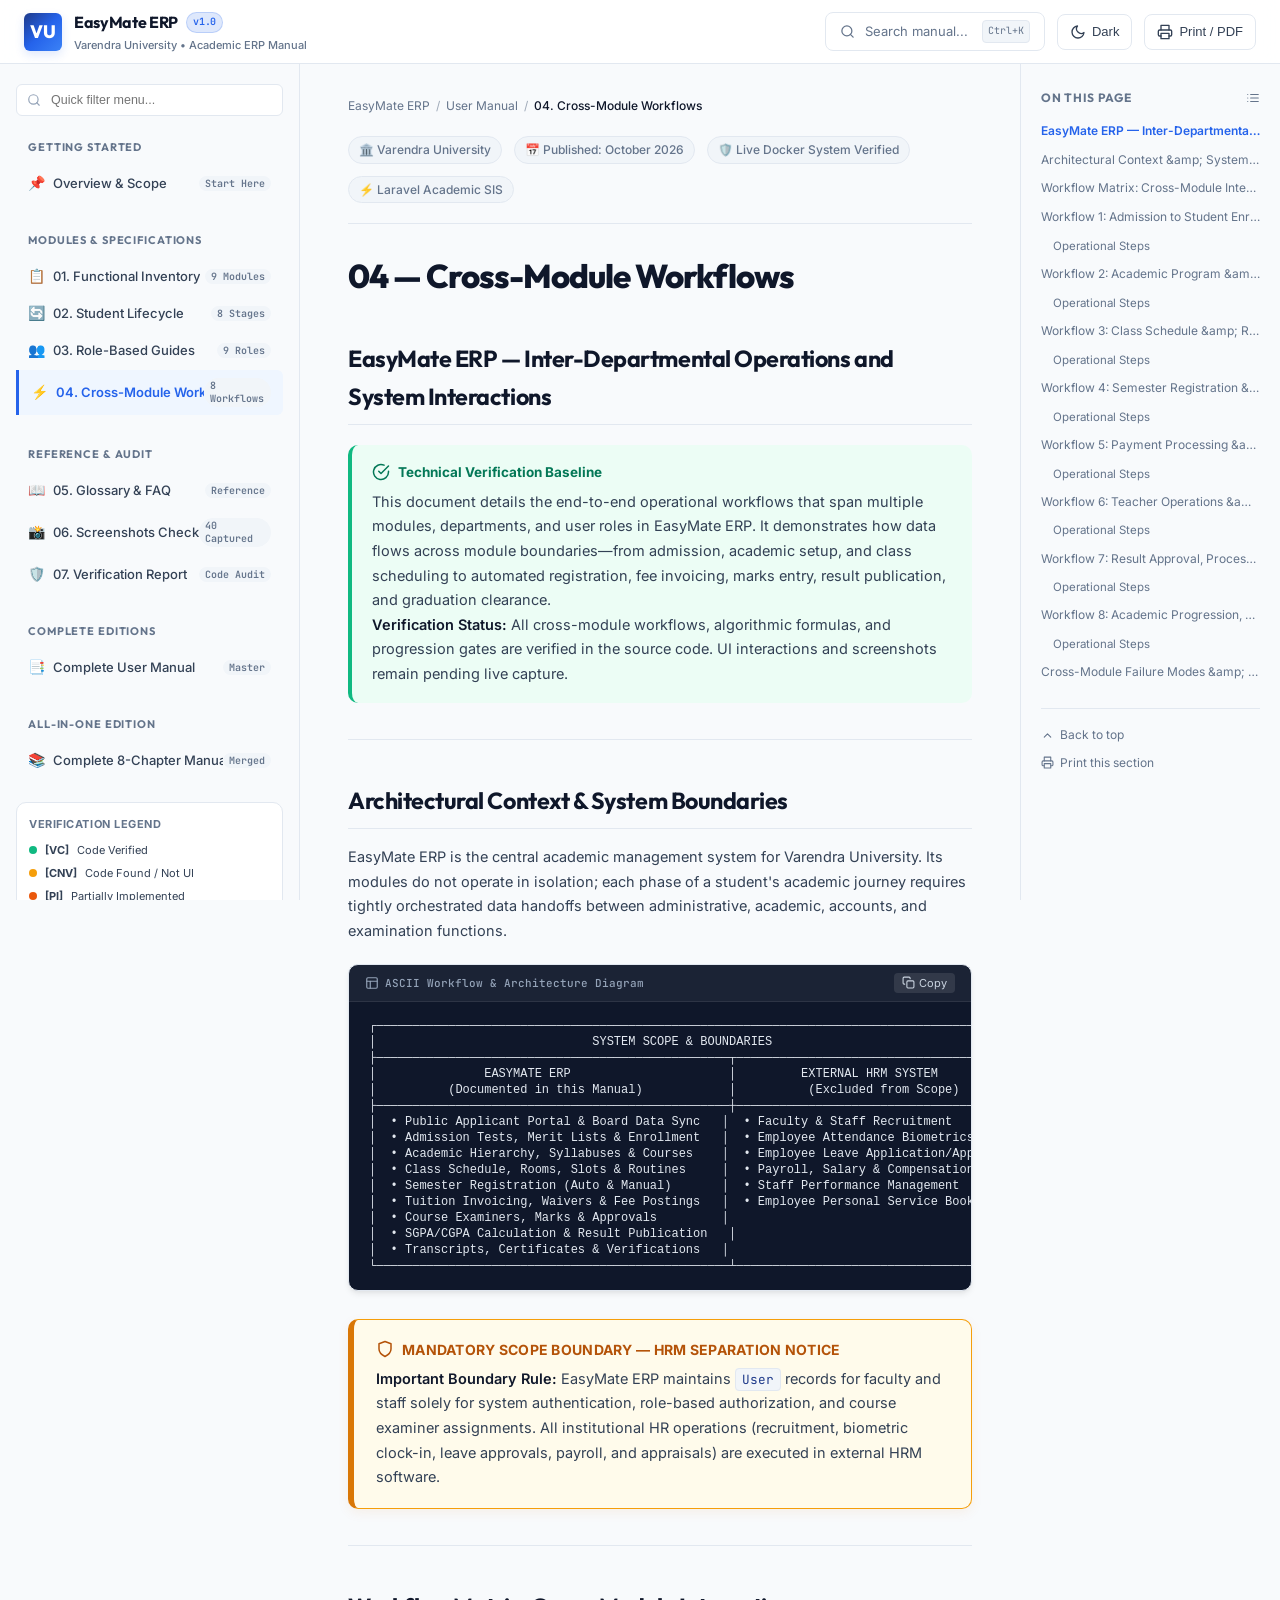
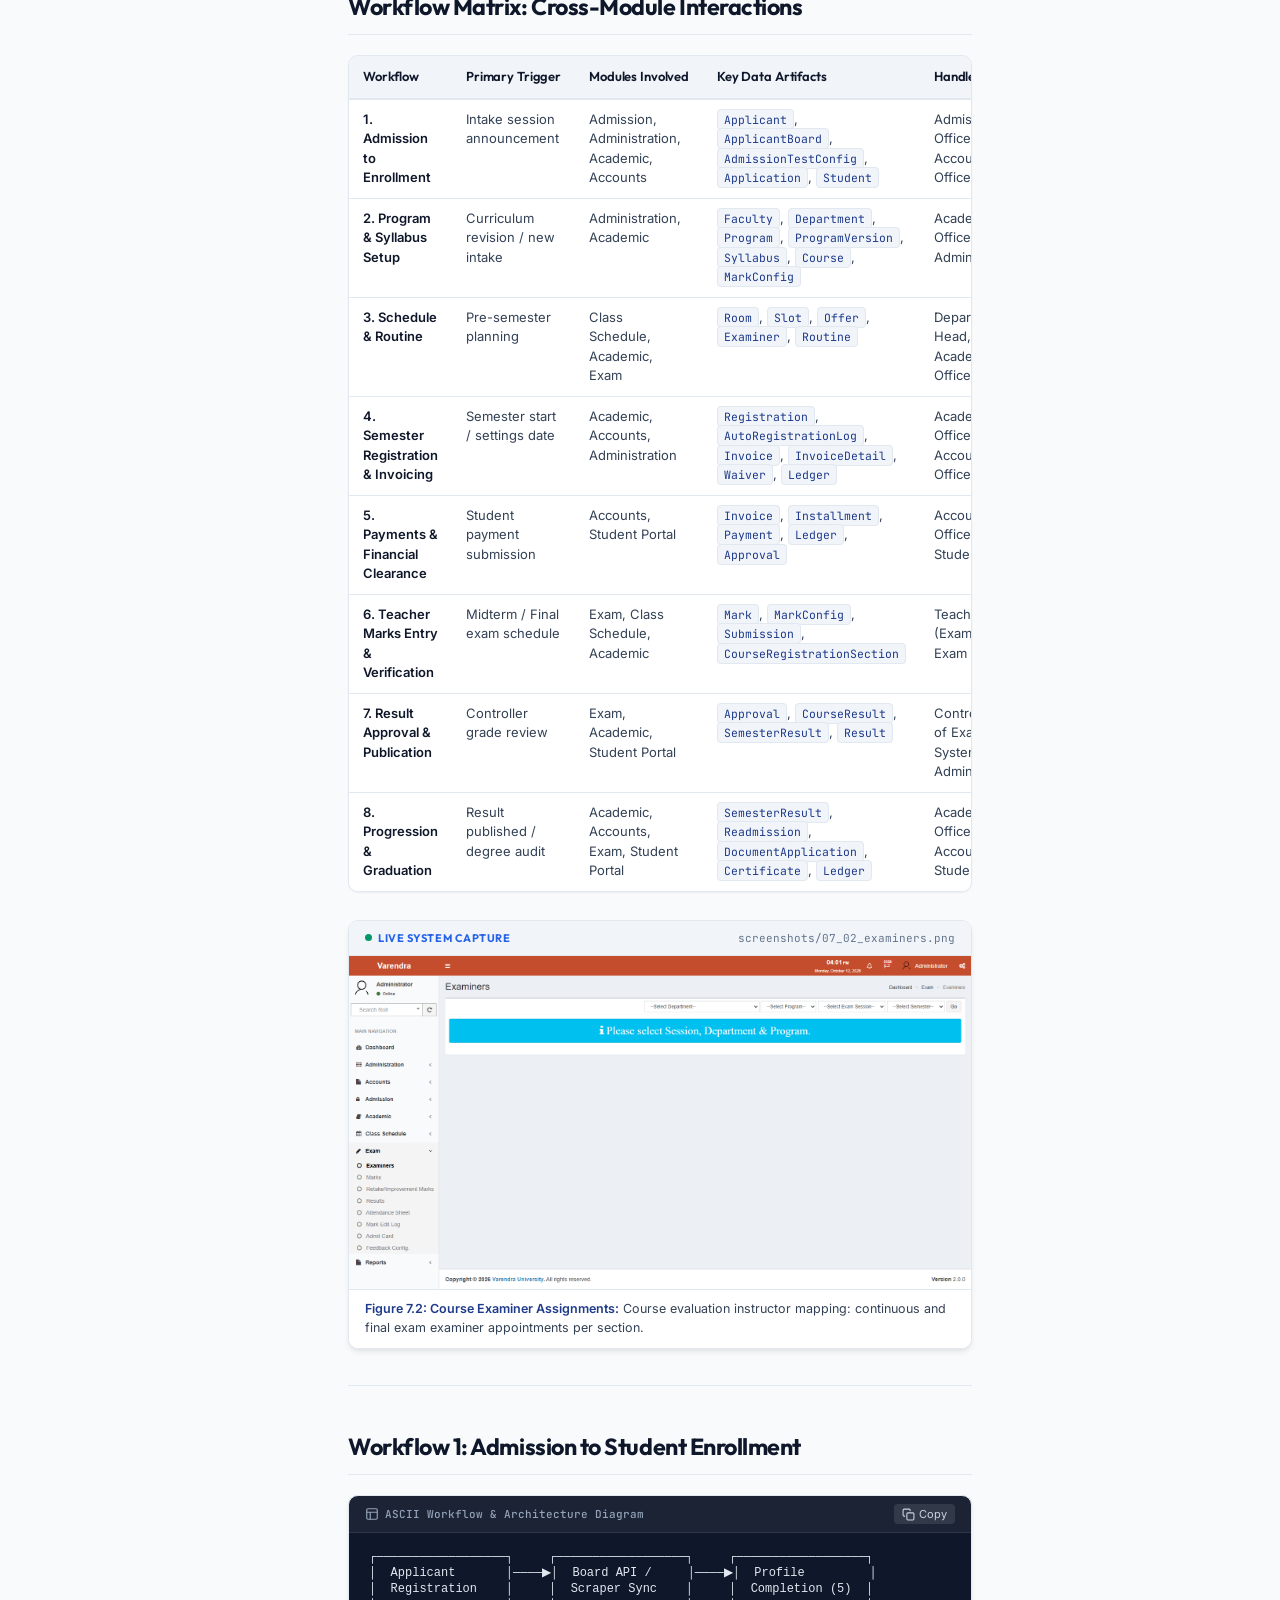
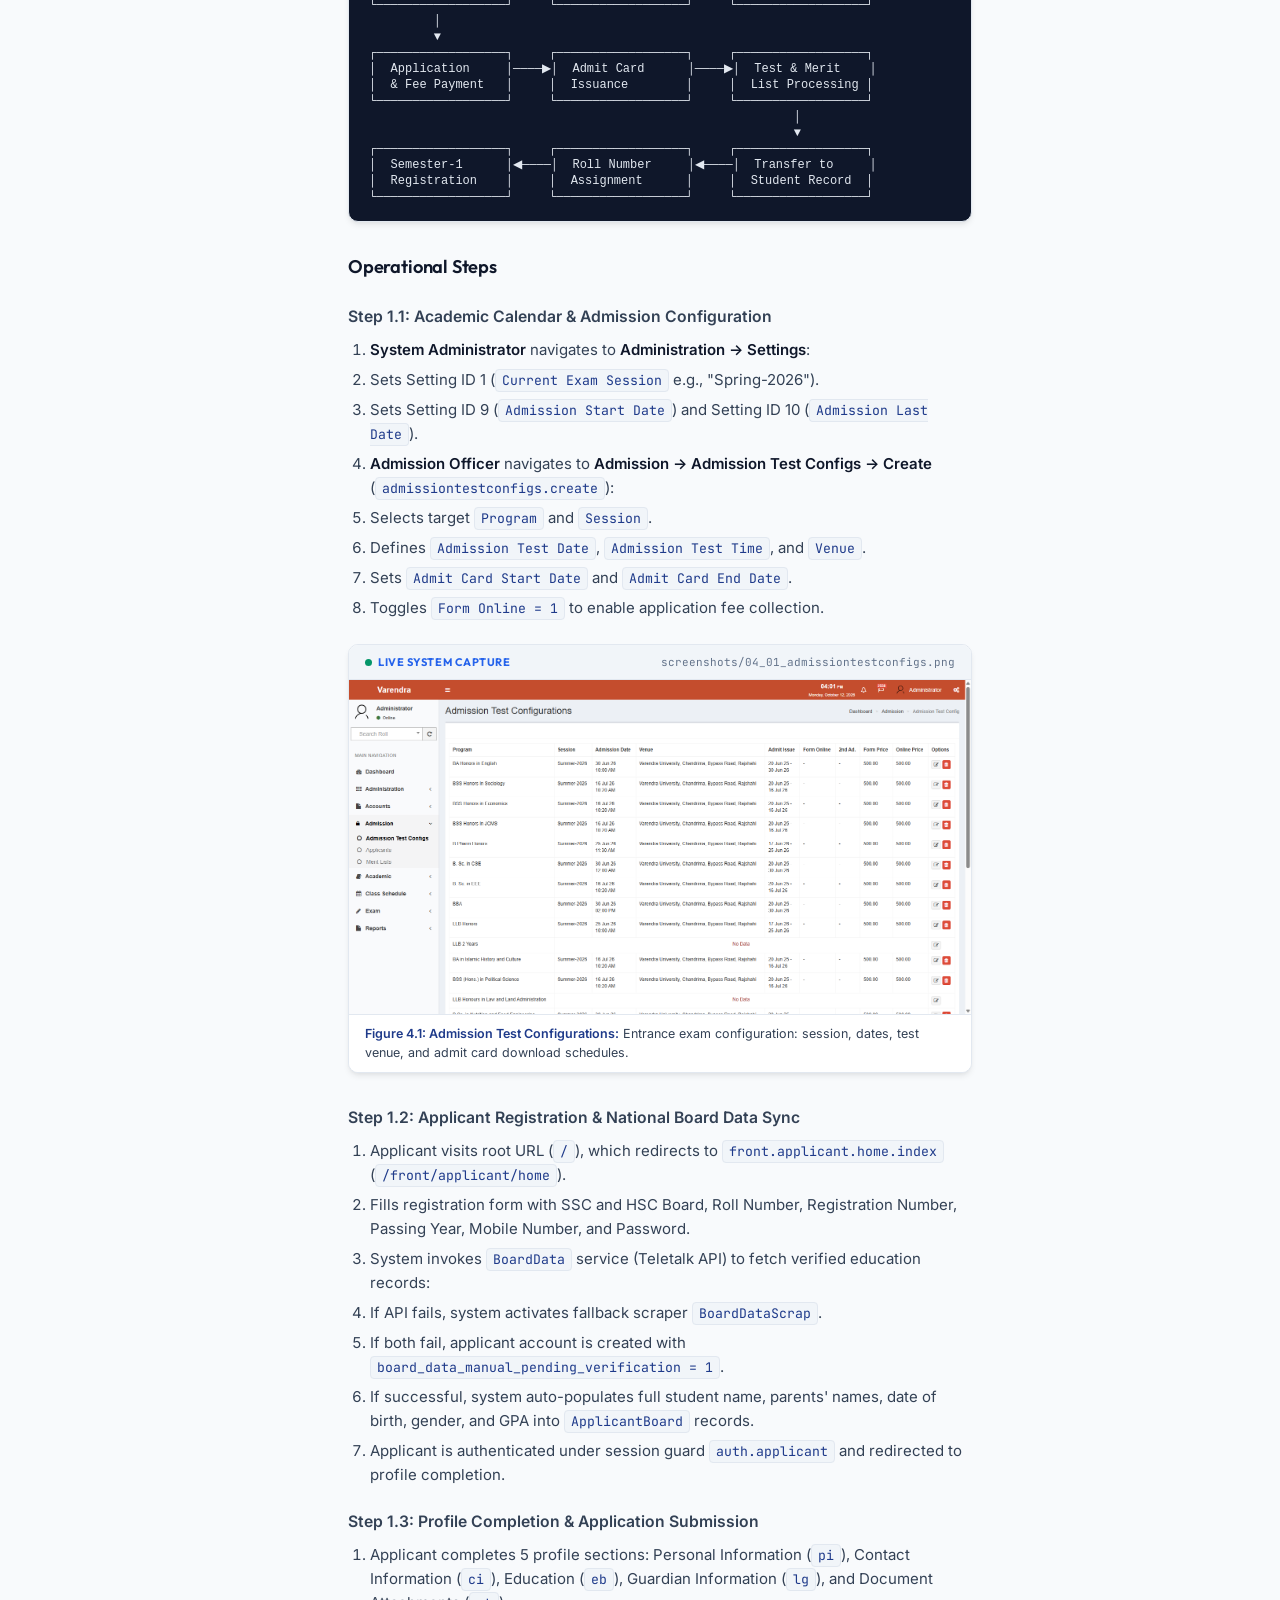
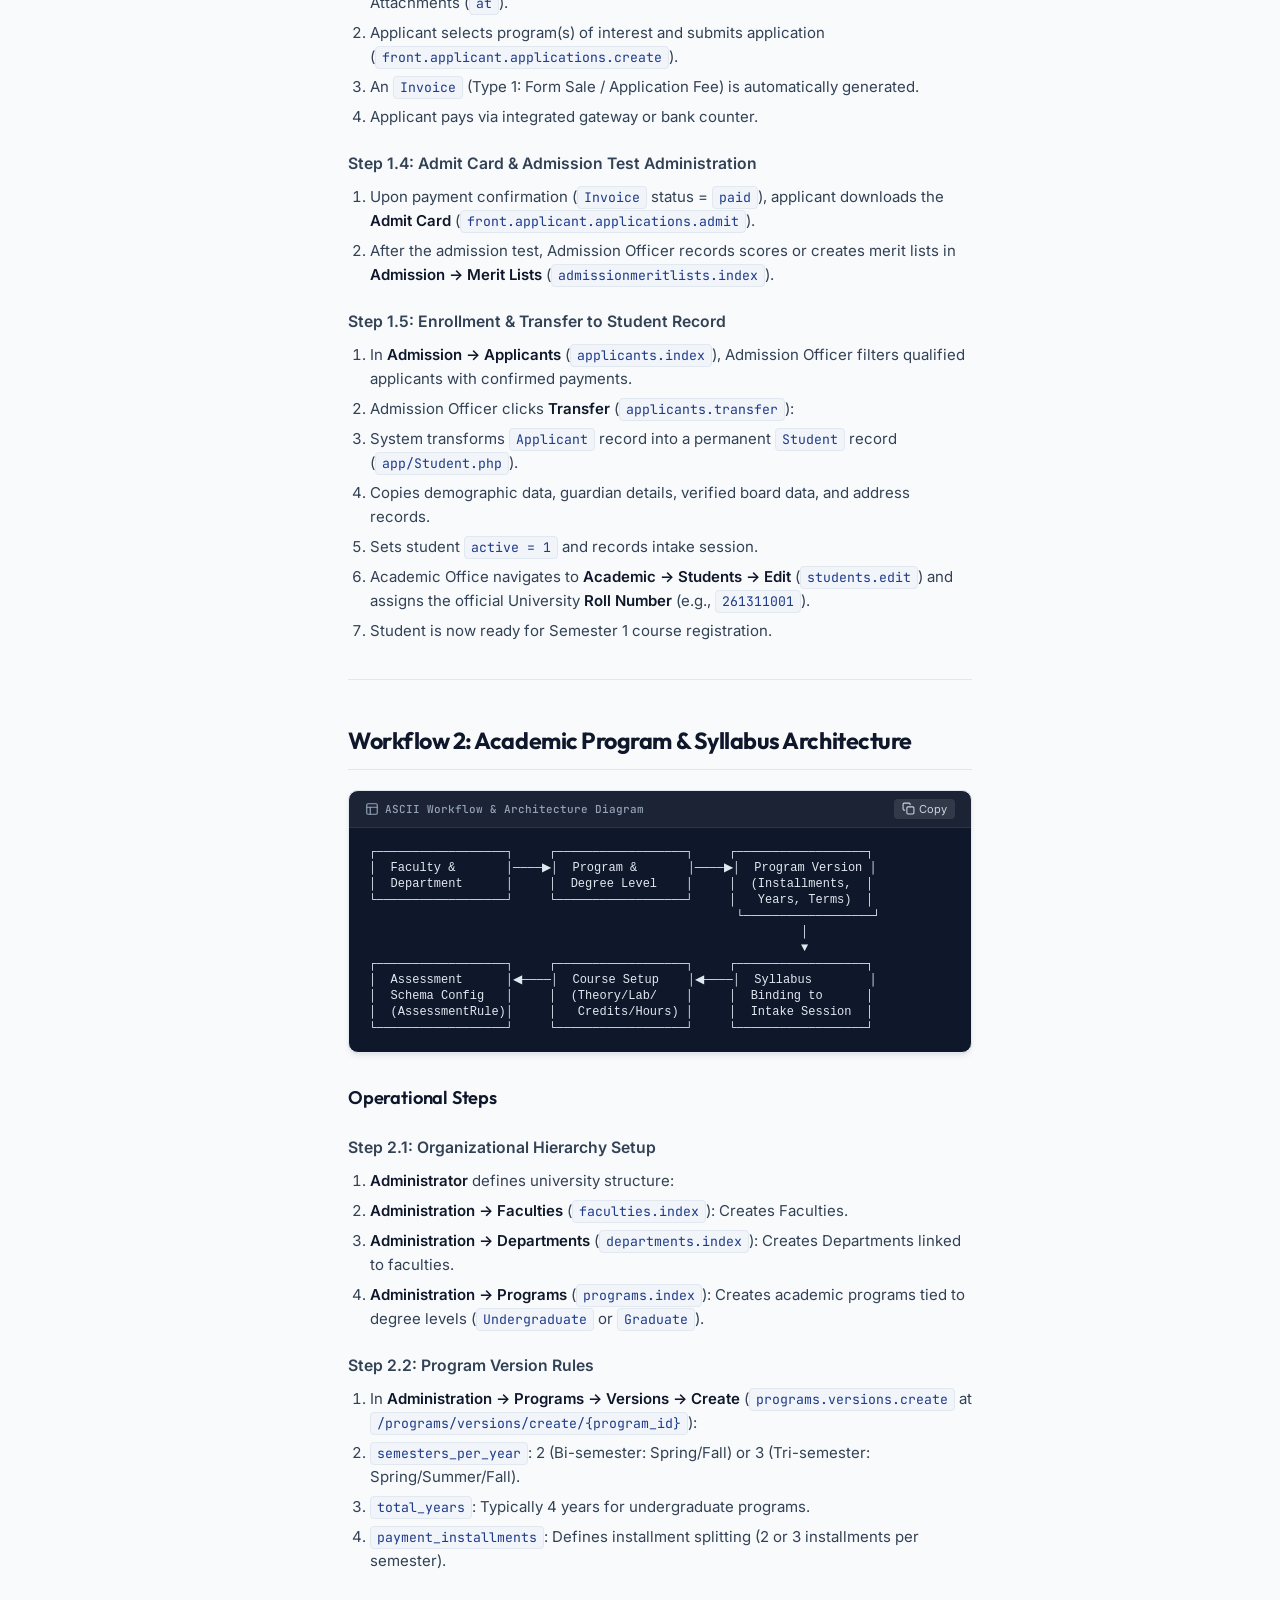
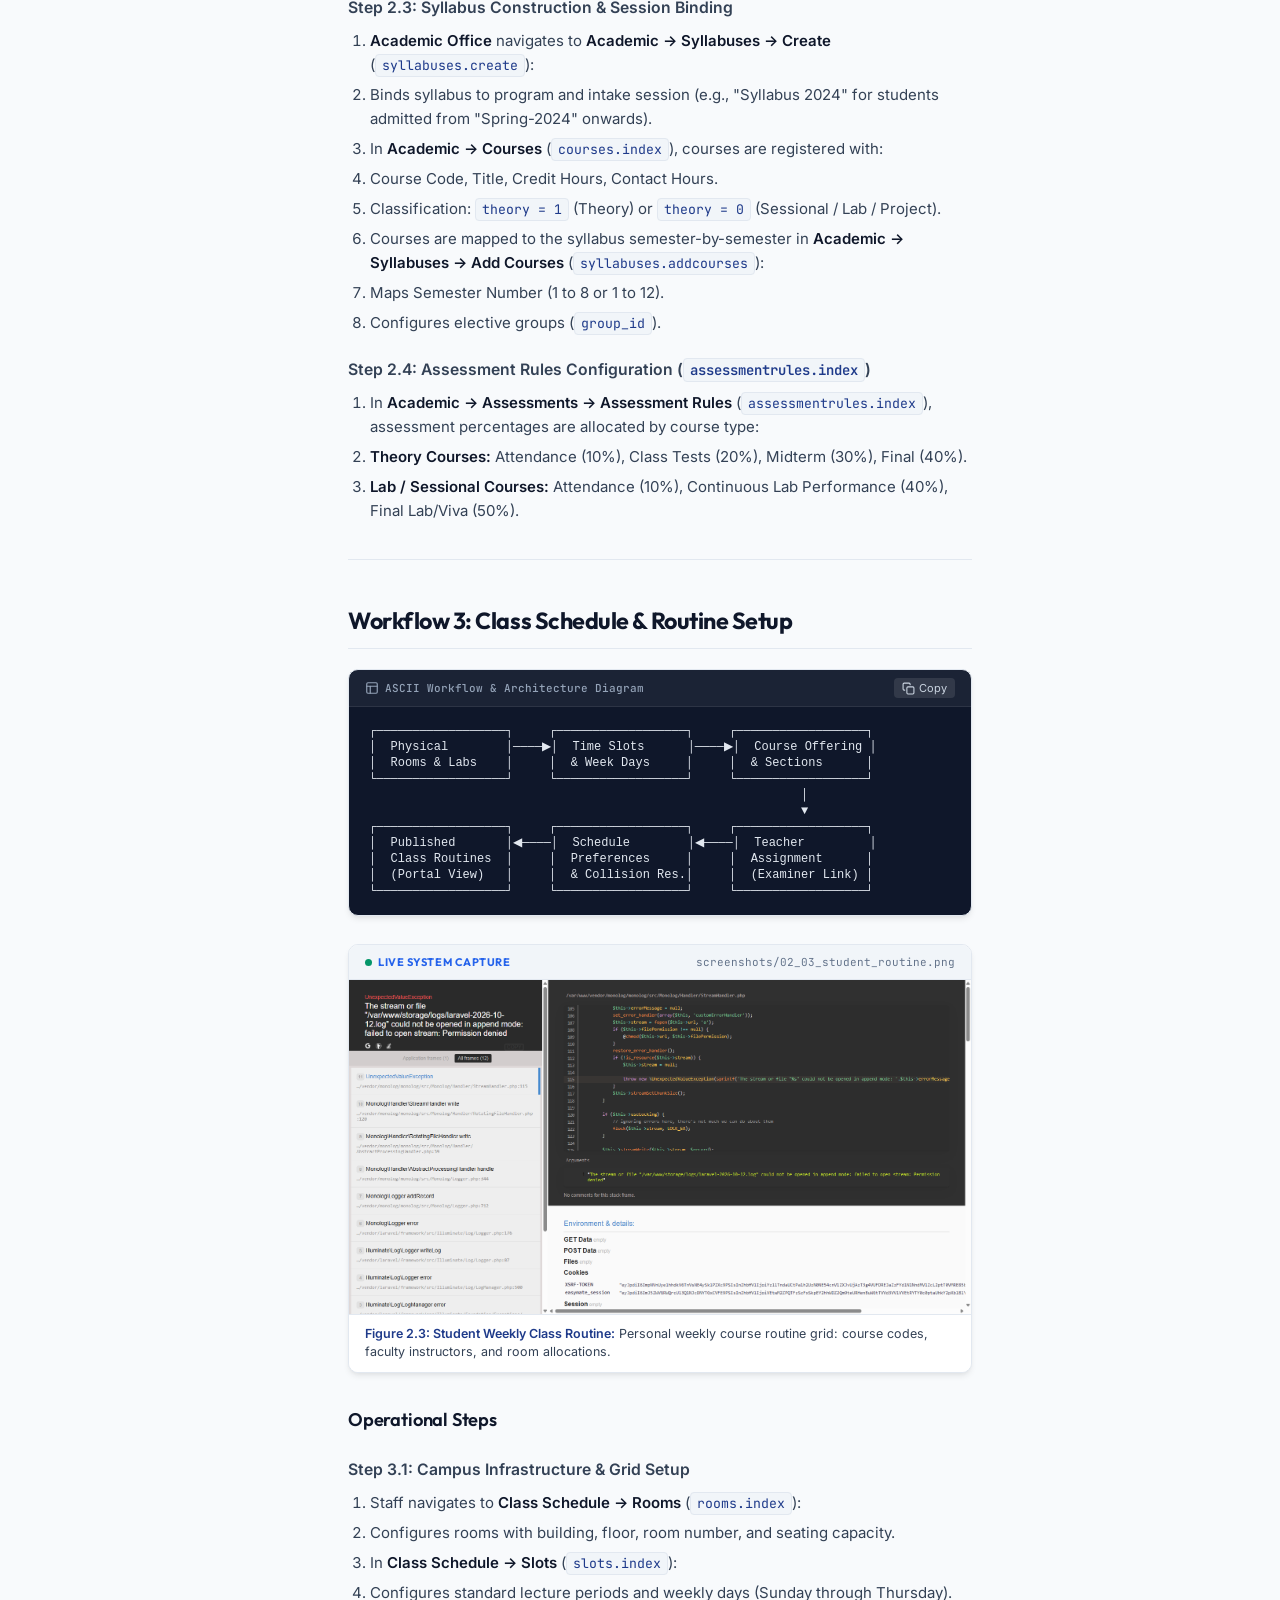
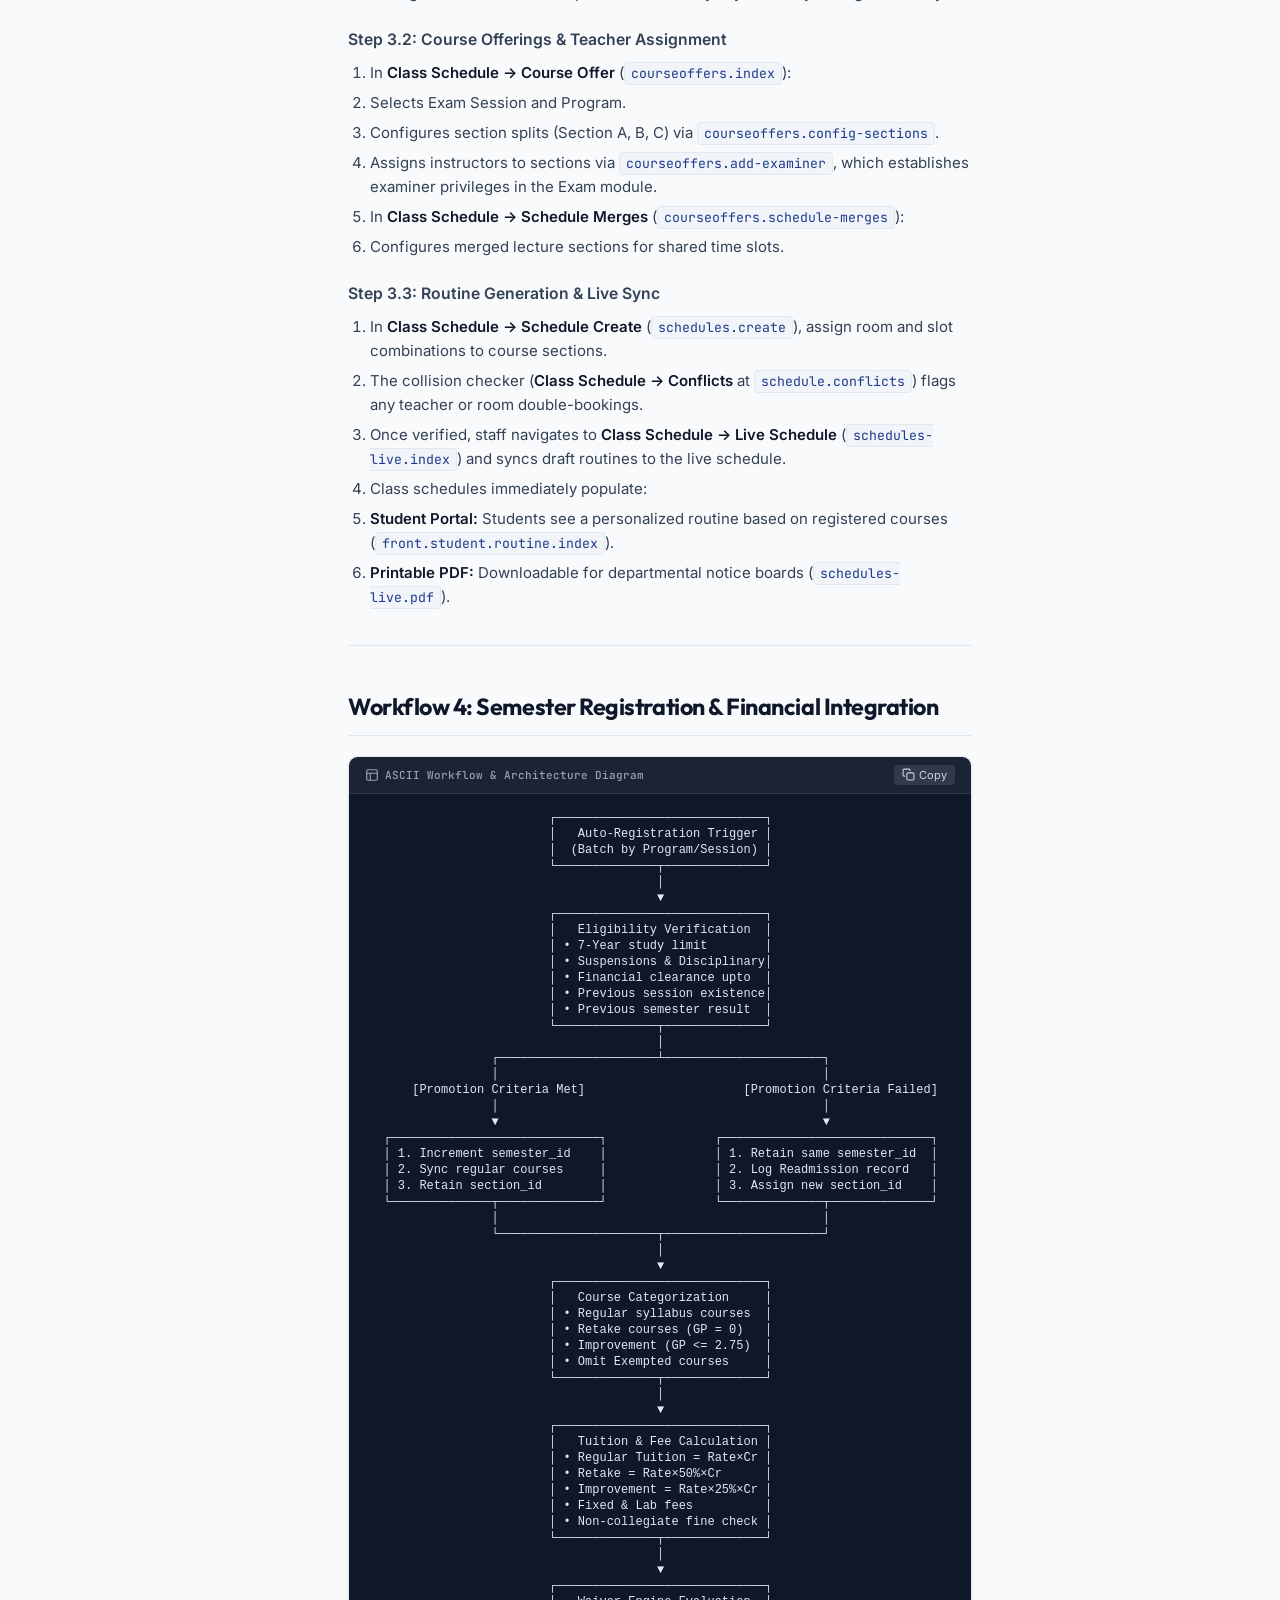
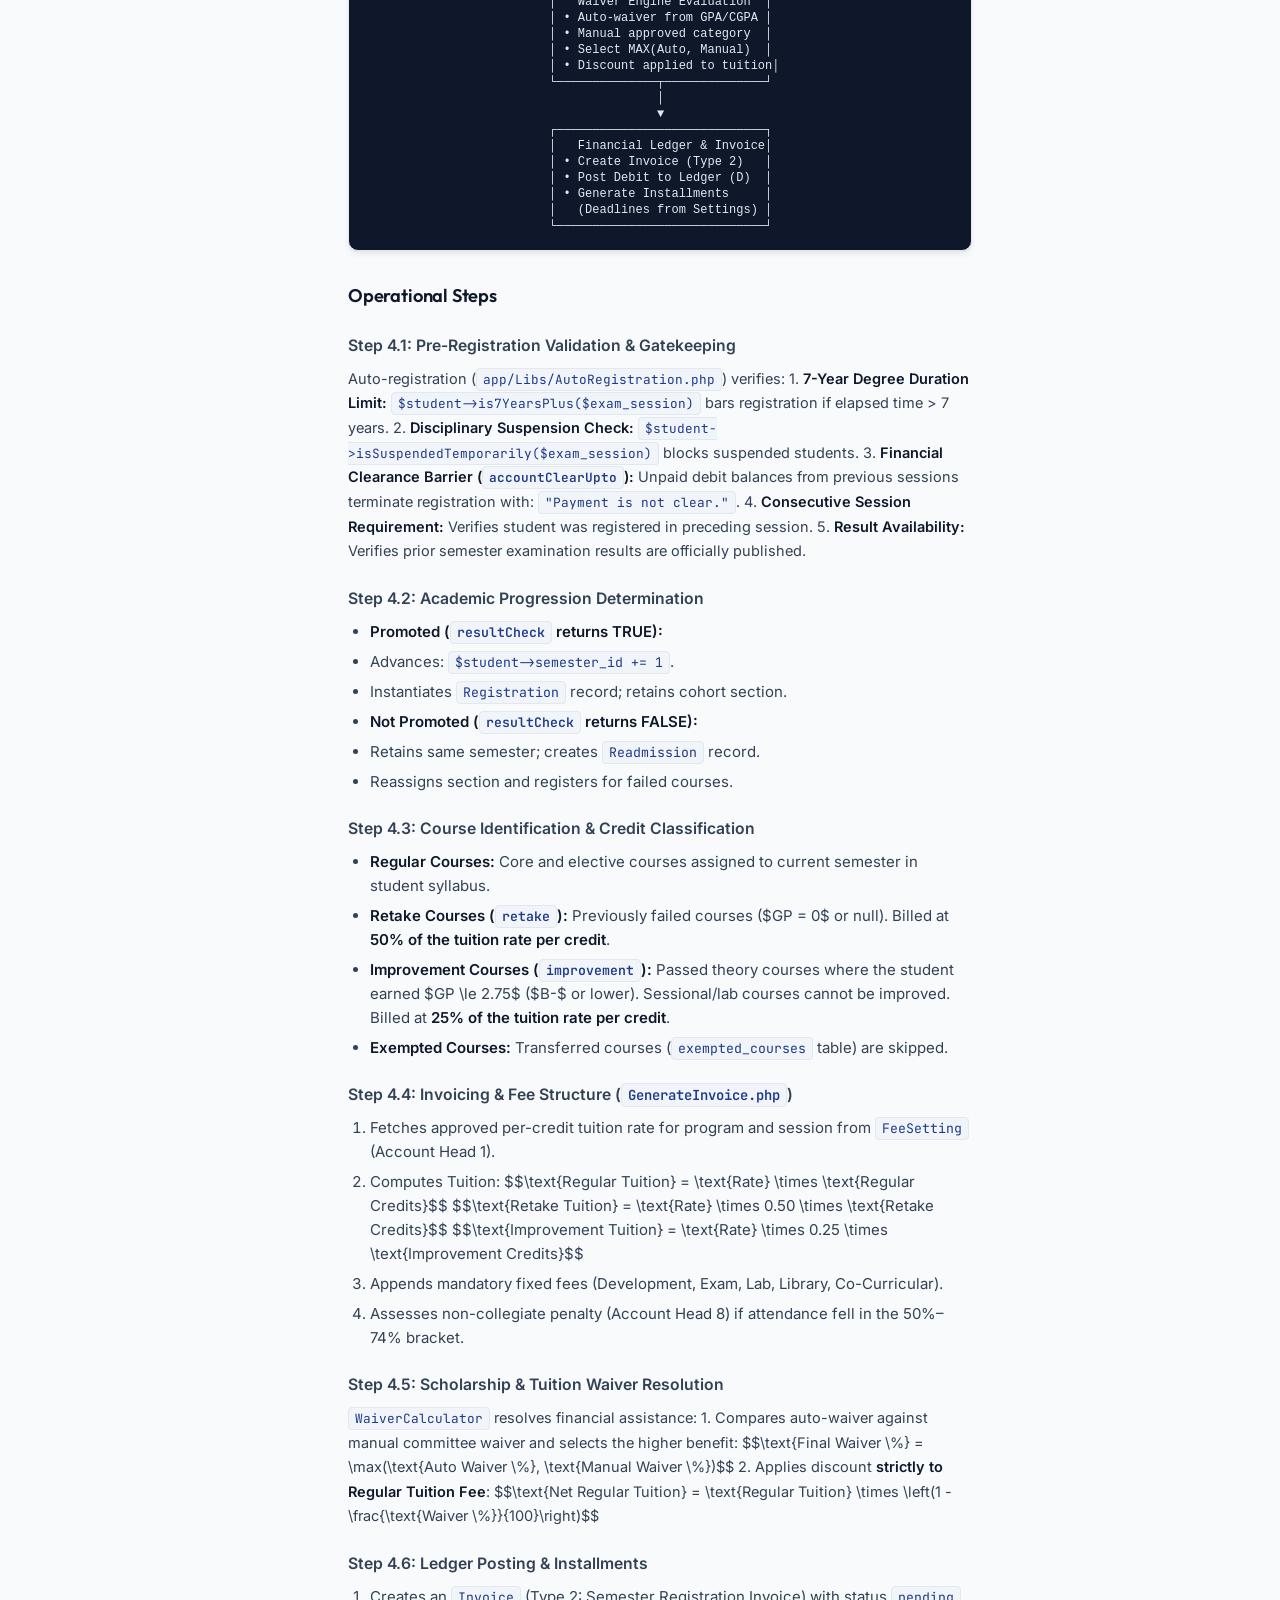
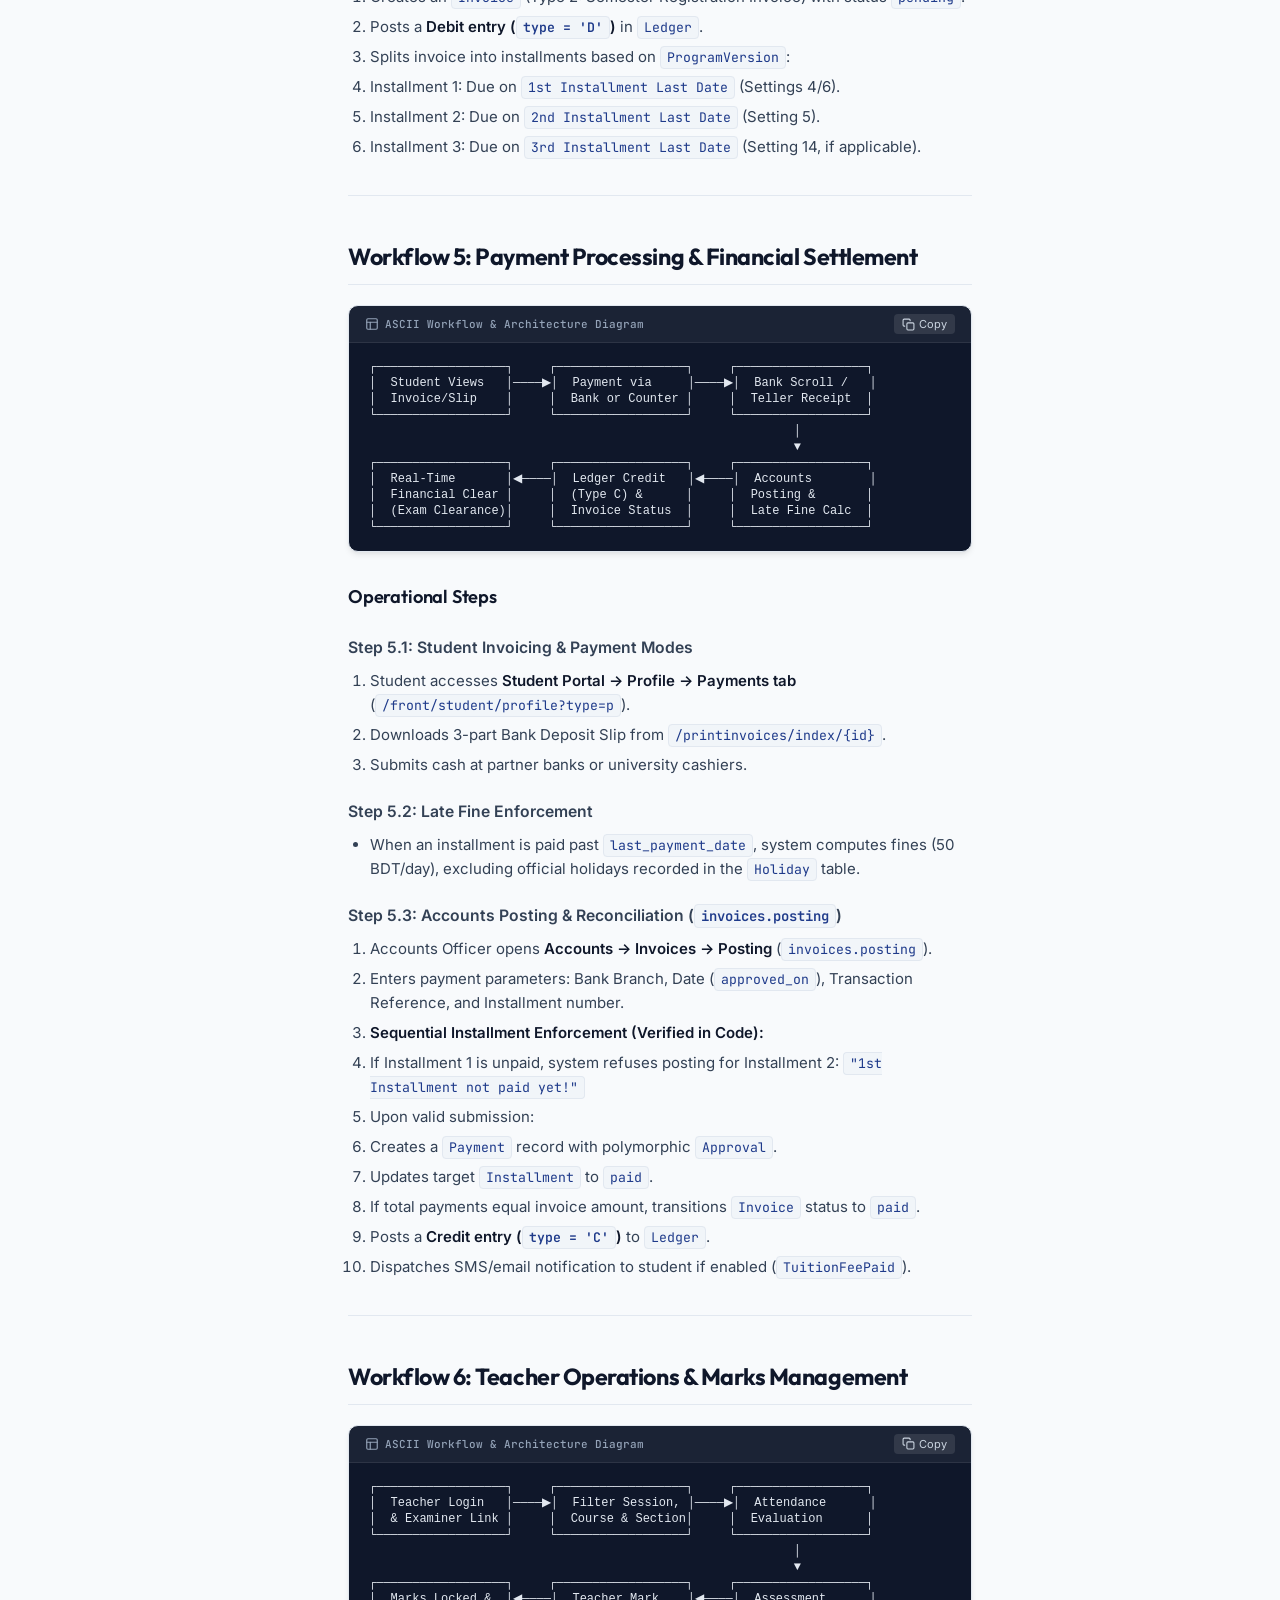
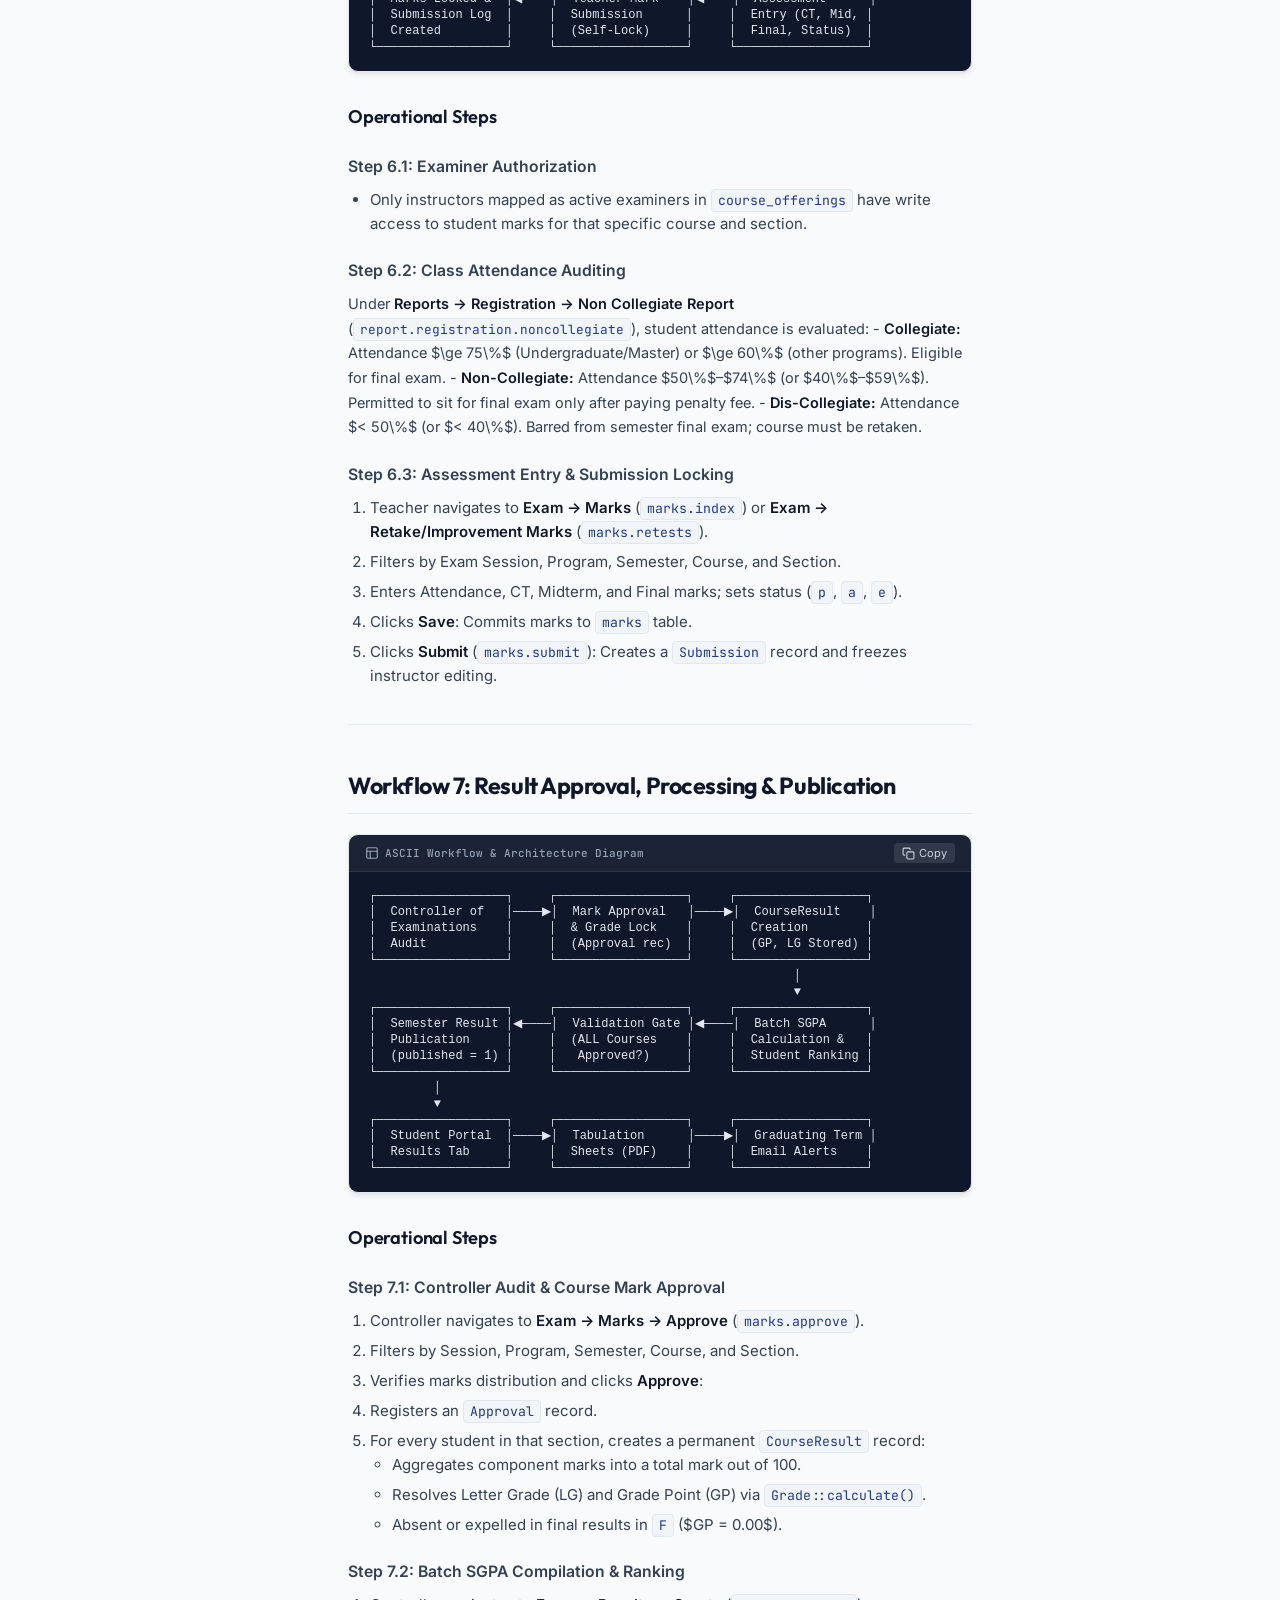
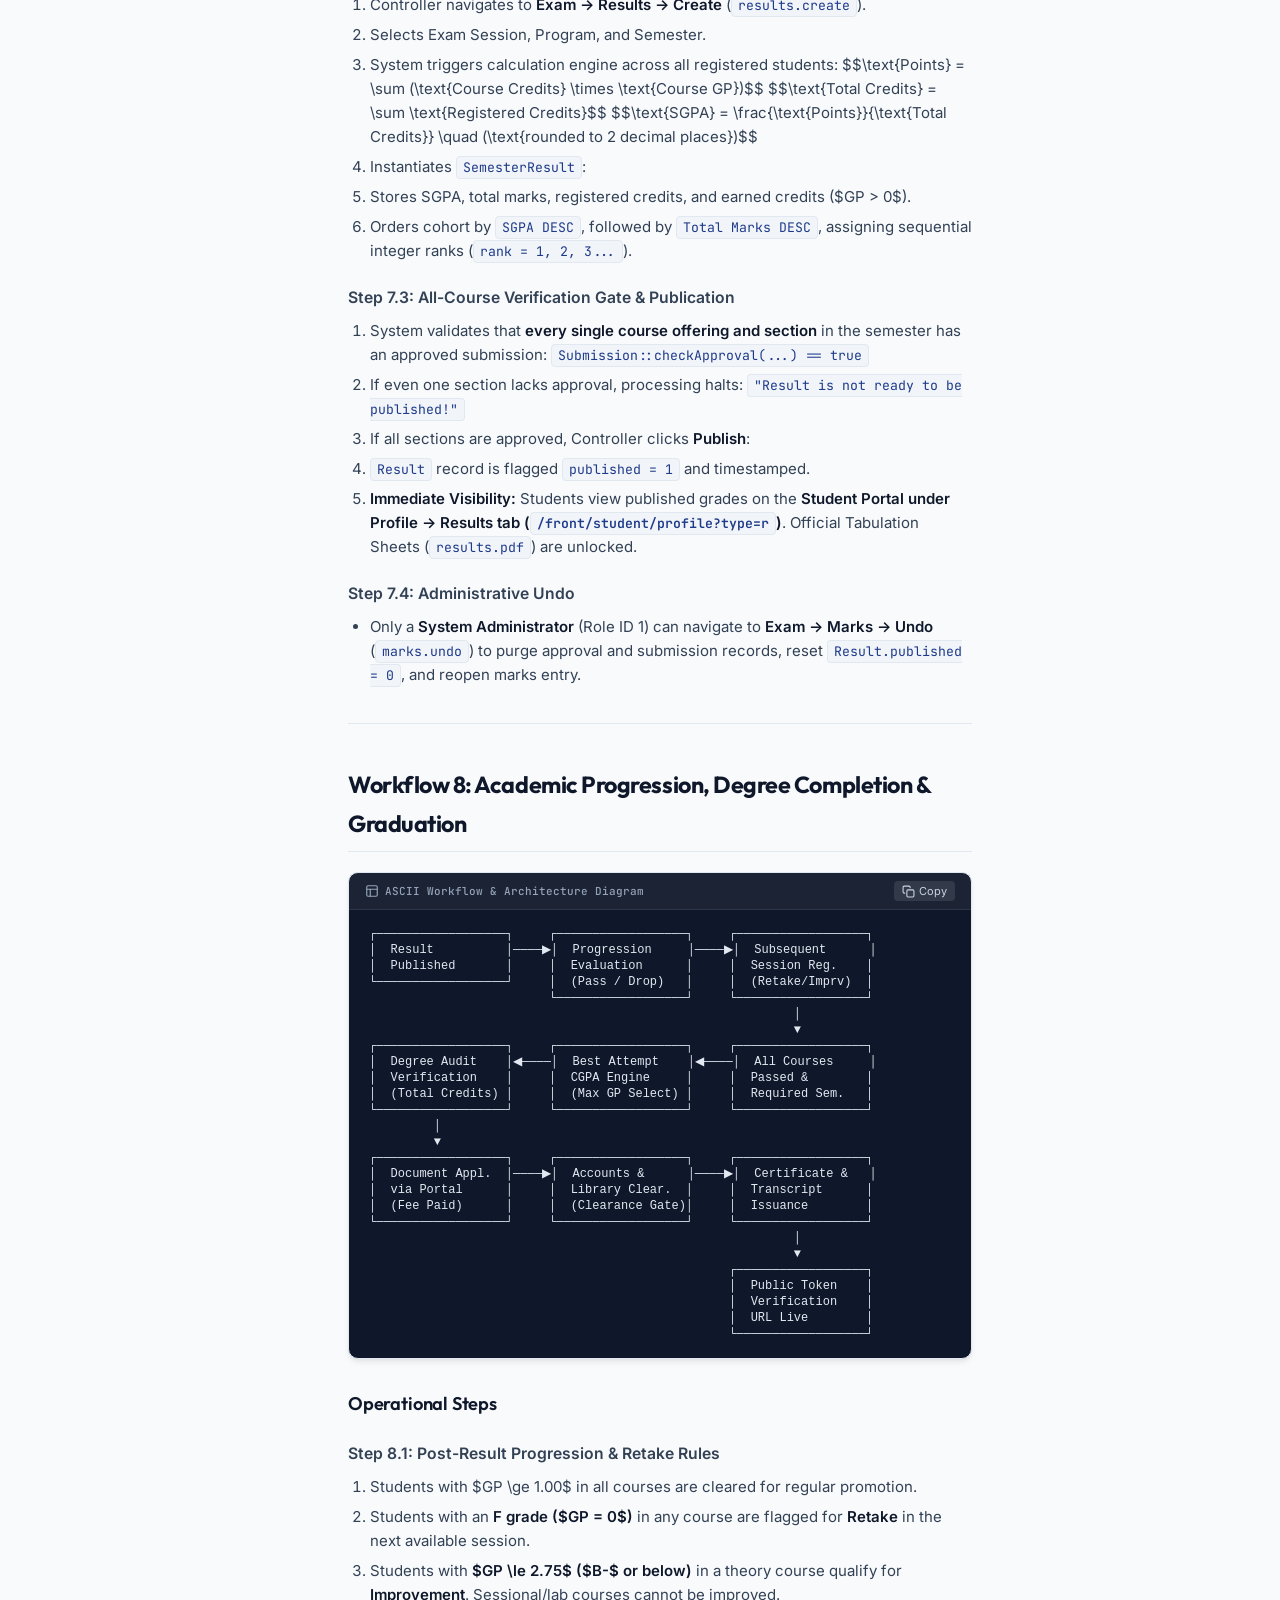
<file: 04-cross-module-workflows.html>
<!DOCTYPE html>
<html lang="en" data-theme="light">
<head>
  <meta charset="utf-8">
  <meta name="viewport" content="width=device-width, initial-scale=1.0">
  <title>04 — Cross-Module Workflows — EasyMate ERP Manual | Varendra University</title>
  <meta name="description" content="Varendra University EasyMate ERP User Manual & Operational Reference: Student Lifecycle, Cross-Module Workflows, Roles & Technical Verification.">
  <link rel="stylesheet" href="assets/manual.css">
  <link rel="icon" type="image/svg+xml" href="data:image/svg+xml,<svg xmlns='http://www.w3.org/2000/svg' viewBox='0 0 24 24' fill='%231e3a8a'><path d='M12 2L1 7l11 5 9-4.09V17h2V7L12 2z'/></svg>">
</head>
<body>

  <!-- Top App Header -->
  <header class="app-header">
    <div style="display:flex;align-items:center;gap:16px;">
      <button class="mobile-nav-toggle" id="mobile-nav-toggle" aria-label="Toggle navigation">
        <svg xmlns="http://www.w3.org/2000/svg" width="22" height="22" viewBox="0 0 24 24" fill="none" stroke="currentColor" stroke-width="2" stroke-linecap="round" stroke-linejoin="round"><line x1="3" y1="12" x2="21" y2="12"></line><line x1="3" y1="6" x2="21" y2="6"></line><line x1="3" y1="18" x2="21" y2="18"></line></svg>
      </button>
      <a href="index.html" class="brand-wrapper">
        <div class="brand-logo">VU</div>
        <div class="brand-text">
          <div class="brand-title">
            EasyMate ERP
            <span class="version-tag">v1.0</span>
          </div>
          <div class="brand-subtitle">Varendra University • Academic ERP Manual</div>
        </div>
      </a>
    </div>

    <div class="header-actions">
      <div class="search-trigger" role="button" tabindex="0" title="Search documentation (Ctrl+K)">
        <svg xmlns="http://www.w3.org/2000/svg" width="15" height="15" viewBox="0 0 24 24" fill="none" stroke="currentColor" stroke-width="2" stroke-linecap="round" stroke-linejoin="round"><circle cx="11" cy="11" r="8"></circle><line x1="21" y1="21" x2="16.65" y2="16.65"></line></svg>
        <span>Search manual...</span>
        <kbd>Ctrl+K</kbd>
      </div>

      <button class="header-btn" id="theme-toggle-btn" title="Toggle Dark/Light Mode">
        <svg xmlns="http://www.w3.org/2000/svg" width="16" height="16" viewBox="0 0 24 24" fill="none" stroke="currentColor" stroke-width="2" stroke-linecap="round" stroke-linejoin="round"><path d="M21 12.79A9 9 0 1 1 11.21 3 7 7 0 0 0 21 12.79z"></path></svg>
        Dark
      </button>

      <button class="header-btn print-btn-action" title="Print this manual or Export to PDF">
        <svg xmlns="http://www.w3.org/2000/svg" width="16" height="16" viewBox="0 0 24 24" fill="none" stroke="currentColor" stroke-width="2" stroke-linecap="round" stroke-linejoin="round"><polyline points="6 9 6 2 18 2 18 9"></polyline><path d="M6 18H4a2 2 0 0 1-2-2v-5a2 2 0 0 1 2-2h16a2 2 0 0 1 2 2v5a2 2 0 0 1-2 2h-2"></path><rect x="6" y="14" width="12" height="8"></rect></svg>
        Print / PDF
      </button>
    </div>
  </header>

  <!-- Docs Layout -->
  <div class="docs-layout">

    <!-- Left Sidebar -->
    <aside class="docs-sidebar">
      <div class="sidebar-search-box">
        <input type="text" id="sidebar-filter-input" class="sidebar-search-input" placeholder="Quick filter menu...">
      </div>
      <nav class="sidebar-nav">
  <div class="sidebar-nav-group">
    <div class="sidebar-group-title">Getting Started</div>
    <ul class="sidebar-nav-list">
      <li class="sidebar-nav-item">
        <a href="index.html" class="sidebar-nav-link">
          <span class="nav-label"><span class="nav-icon">📌</span> Overview &amp; Scope</span>
          <span class="nav-badge">Start Here</span>
        </a>
      </li>
    </ul>
  </div>
  <div class="sidebar-nav-group">
    <div class="sidebar-group-title">Modules &amp; Specifications</div>
    <ul class="sidebar-nav-list">
      <li class="sidebar-nav-item">
        <a href="01-functional-inventory.html" class="sidebar-nav-link">
          <span class="nav-label"><span class="nav-icon">📋</span> 01. Functional Inventory</span>
          <span class="nav-badge">9 Modules</span>
        </a>
      </li>
      <li class="sidebar-nav-item">
        <a href="02-student-lifecycle.html" class="sidebar-nav-link">
          <span class="nav-label"><span class="nav-icon">🔄</span> 02. Student Lifecycle</span>
          <span class="nav-badge">8 Stages</span>
        </a>
      </li>
      <li class="sidebar-nav-item">
        <a href="03-role-based-guides.html" class="sidebar-nav-link">
          <span class="nav-label"><span class="nav-icon">👥</span> 03. Role-Based Guides</span>
          <span class="nav-badge">9 Roles</span>
        </a>
      </li>
      <li class="sidebar-nav-item">
        <a href="04-cross-module-workflows.html" class="sidebar-nav-link active">
          <span class="nav-label"><span class="nav-icon">⚡</span> 04. Cross-Module Workflows</span>
          <span class="nav-badge">8 Workflows</span>
        </a>
      </li>
    </ul>
  </div>
  <div class="sidebar-nav-group">
    <div class="sidebar-group-title">Reference &amp; Audit</div>
    <ul class="sidebar-nav-list">
      <li class="sidebar-nav-item">
        <a href="05-glossary-and-faq.html" class="sidebar-nav-link">
          <span class="nav-label"><span class="nav-icon">📖</span> 05. Glossary &amp; FAQ</span>
          <span class="nav-badge">Reference</span>
        </a>
      </li>
      <li class="sidebar-nav-item">
        <a href="06-screenshots-checklist.html" class="sidebar-nav-link">
          <span class="nav-label"><span class="nav-icon">📸</span> 06. Screenshots Checklist</span>
          <span class="nav-badge">40 Captured</span>
        </a>
      </li>
      <li class="sidebar-nav-item">
        <a href="verification-report.html" class="sidebar-nav-link">
          <span class="nav-label"><span class="nav-icon">🛡️</span> 07. Verification Report</span>
          <span class="nav-badge">Code Audit</span>
        </a>
      </li>
    </ul>
  </div>
  <div class="sidebar-nav-group">
    <div class="sidebar-group-title">Complete Editions</div>
    <ul class="sidebar-nav-list">
      <li class="sidebar-nav-item">
        <a href="user-manual.html" class="sidebar-nav-link">
          <span class="nav-label"><span class="nav-icon">📑</span> Complete User Manual</span>
          <span class="nav-badge">Master</span>
        </a>
      </li>
    </ul>
  </div>
  <div class="sidebar-nav-group">
    <div class="sidebar-group-title">All-in-One Edition</div>
    <ul class="sidebar-nav-list">
      <li class="sidebar-nav-item">
        <a href="complete-manual.html" class="sidebar-nav-link">
          <span class="nav-label"><span class="nav-icon">📚</span> Complete 8-Chapter Manual</span>
          <span class="nav-badge">Merged</span>
        </a>
      </li>
    </ul>
  </div>

  <div class="sidebar-legend">
    <div class="sidebar-legend-title">Verification Legend</div>
    <div class="legend-item"><span class="legend-dot" style="background:#10b981;"></span> <strong>[VC]</strong> Code Verified</div>
    <div class="legend-item"><span class="legend-dot" style="background:#f59e0b;"></span> <strong>[CNV]</strong> Code Found / Not UI</div>
    <div class="legend-item"><span class="legend-dot" style="background:#ea580c;"></span> <strong>[PI]</strong> Partially Implemented</div>
    <div class="legend-item"><span class="legend-dot" style="background:#7c3aed;"></span> <strong>[VUI]</strong> Running UI Verified</div>
    <div class="legend-item"><span class="legend-dot" style="background:#0284c7;"></span> <strong>[RDC]</strong> Requires DB / Policy</div>
    <div class="legend-item"><span class="legend-dot" style="background:#dc2626;"></span> <strong>[NF]</strong> Not Found / Excluded</div>
  </div>
</nav>

    </aside>

    <!-- Main Content Area -->
    <main class="docs-main">
      <article class="docs-article">
        
        <nav class="breadcrumbs" aria-label="Breadcrumb">
          <a href="index.html">EasyMate ERP</a>
          <span class="separator">/</span>
          <a href="index.html">User Manual</a>
          <span class="separator">/</span>
          <span class="current">04. Cross-Module Workflows</span>
        </nav>

        <div class="doc-header-banner">
          <div class="doc-meta-row">
            <span class="doc-meta-pill">🏛️ Varendra University</span>
            <span class="doc-meta-pill">📅 Published: October 2026</span>
            <span class="doc-meta-pill">🛡️ Live Docker System Verified</span>
            <span class="doc-meta-pill">⚡ Laravel Academic SIS</span>
          </div>
        </div>

        <h1 id="04-cross-module-workflows">04 — Cross-Module Workflows<a href="#04-cross-module-workflows" class="heading-anchor" aria-hidden="true" title="Direct link to this section">#</a></h1>
<h2 id="easymate-erp-inter-departmental-operations-and-system-interactions">EasyMate ERP — Inter-Departmental Operations and System Interactions<a href="#easymate-erp-inter-departmental-operations-and-system-interactions" class="heading-anchor" aria-hidden="true" title="Direct link to this section">#</a></h2>
<div class="callout callout-success">
  <div class="callout-title">
    <svg xmlns="http://www.w3.org/2000/svg" width="18" height="18" viewBox="0 0 24 24" fill="none" stroke="currentColor" stroke-width="2" stroke-linecap="round" stroke-linejoin="round"><path d="M22 11.08V12a10 10 0 1 1-5.93-9.14"></path><polyline points="22 4 12 14.01 9 11.01"></polyline></svg>
    Technical Verification Baseline
  </div>
  <p>This document details the end-to-end operational workflows that span multiple modules, departments, and user roles in EasyMate ERP. It demonstrates how data flows across module boundaries—from admission, academic setup, and class scheduling to automated registration, fee invoicing, marks entry, result publication, and graduation clearance.<br />
<strong>Verification Status:</strong> All cross-module workflows, algorithmic formulas, and progression gates are verified in the source code. UI interactions and screenshots remain pending live capture.</p>
</div>
<hr />
<h2 id="architectural-context-system-boundaries">Architectural Context &amp; System Boundaries<a href="#architectural-context-system-boundaries" class="heading-anchor" aria-hidden="true" title="Direct link to this section">#</a></h2>
<p>EasyMate ERP is the central academic management system for Varendra University. Its modules do not operate in isolation; each phase of a student's academic journey requires tightly orchestrated data handoffs between administrative, academic, accounts, and examination functions.</p>
<div class="code-wrapper diagram-wrapper">
  <div class="code-header">
    <span class="code-title"><svg xmlns="http://www.w3.org/2000/svg" width="14" height="14" viewBox="0 0 24 24" fill="none" stroke="currentColor" stroke-width="2" stroke-linecap="round" stroke-linejoin="round"><rect x="3" y="3" width="18" height="18" rx="2" ry="2"></rect><line x1="3" y1="9" x2="21" y2="9"></line><line x1="9" y1="21" x2="9" y2="9"></line></svg> ASCII Workflow & Architecture Diagram</span>
    <button class="code-copy-btn" title="Copy to clipboard">
      <svg xmlns="http://www.w3.org/2000/svg" width="13" height="13" viewBox="0 0 24 24" fill="none" stroke="currentColor" stroke-width="2" stroke-linecap="round" stroke-linejoin="round"><rect x="9" y="9" width="13" height="13" rx="2" ry="2"></rect><path d="M5 15H4a2 2 0 0 1-2-2V4a2 2 0 0 1 2-2h9a2 2 0 0 1 2 2v1"></path></svg>
      Copy
    </button>
  </div>
  <pre><code>┌────────────────────────────────────────────────────────────────────────────────────────┐
│                              SYSTEM SCOPE &amp; BOUNDARIES                                 │
├─────────────────────────────────────────────────┬──────────────────────────────────────┤
│               EASYMATE ERP                      │         EXTERNAL HRM SYSTEM          │
│          (Documented in this Manual)            │          (Excluded from Scope)       │
├─────────────────────────────────────────────────┼──────────────────────────────────────┤
│  • Public Applicant Portal &amp; Board Data Sync   │  • Faculty &amp; Staff Recruitment       │
│  • Admission Tests, Merit Lists &amp; Enrollment   │  • Employee Attendance Biometrics    │
│  • Academic Hierarchy, Syllabuses &amp; Courses    │  • Employee Leave Application/Approval│
│  • Class Schedule, Rooms, Slots &amp; Routines     │  • Payroll, Salary &amp; Compensation    │
│  • Semester Registration (Auto &amp; Manual)       │  • Staff Performance Management      │
│  • Tuition Invoicing, Waivers &amp; Fee Postings   │  • Employee Personal Service Books   │
│  • Course Examiners, Marks &amp; Approvals         │                                      │
│  • SGPA/CGPA Calculation &amp; Result Publication   │                                      │
│  • Transcripts, Certificates &amp; Verifications   │                                      │
└─────────────────────────────────────────────────┴──────────────────────────────────────┘
</code></pre>
</div>
<div class="callout callout-scope">
  <div class="callout-title">
    <svg xmlns="http://www.w3.org/2000/svg" width="18" height="18" viewBox="0 0 24 24" fill="none" stroke="currentColor" stroke-width="2" stroke-linecap="round" stroke-linejoin="round"><path d="M12 22s8-4 8-10V5l-8-3-8 3v7c0 6 8 10 8 10z"></path></svg>
    Mandatory Scope Boundary — HRM Separation Notice
  </div>
  <p><strong>Important Boundary Rule:</strong> EasyMate ERP maintains <code>User</code> records for faculty and staff solely for system authentication, role-based authorization, and course examiner assignments. All institutional HR operations (recruitment, biometric clock-in, leave approvals, payroll, and appraisals) are executed in external HRM software.</p>
</div>
<hr />
<h2 id="workflow-matrix-cross-module-interactions">Workflow Matrix: Cross-Module Interactions<a href="#workflow-matrix-cross-module-interactions" class="heading-anchor" aria-hidden="true" title="Direct link to this section">#</a></h2>
<div class="table-wrapper"><table>
<thead>
<tr>
<th>Workflow</th>
<th>Primary Trigger</th>
<th>Modules Involved</th>
<th>Key Data Artifacts</th>
<th>Handled By</th>
</tr>
</thead>
<tbody>
<tr>
<td><strong>1. Admission to Enrollment</strong></td>
<td>Intake session announcement</td>
<td>Admission, Administration, Academic, Accounts</td>
<td><code>Applicant</code>, <code>ApplicantBoard</code>, <code>AdmissionTestConfig</code>, <code>Application</code>, <code>Student</code></td>
<td>Admission Officer, Accounts Officer</td>
</tr>
<tr>
<td><strong>2. Program &amp; Syllabus Setup</strong></td>
<td>Curriculum revision / new intake</td>
<td>Administration, Academic</td>
<td><code>Faculty</code>, <code>Department</code>, <code>Program</code>, <code>ProgramVersion</code>, <code>Syllabus</code>, <code>Course</code>, <code>MarkConfig</code></td>
<td>Academic Office, Admin</td>
</tr>
<tr>
<td><strong>3. Schedule &amp; Routine</strong></td>
<td>Pre-semester planning</td>
<td>Class Schedule, Academic, Exam</td>
<td><code>Room</code>, <code>Slot</code>, <code>Offer</code>, <code>Examiner</code>, <code>Routine</code></td>
<td>Department Head, Academic Office</td>
</tr>
<tr>
<td><strong>4. Semester Registration &amp; Invoicing</strong></td>
<td>Semester start / settings date</td>
<td>Academic, Accounts, Administration</td>
<td><code>Registration</code>, <code>AutoRegistrationLog</code>, <code>Invoice</code>, <code>InvoiceDetail</code>, <code>Waiver</code>, <code>Ledger</code></td>
<td>Academic Office, Accounts Officer</td>
</tr>
<tr>
<td><strong>5. Payments &amp; Financial Clearance</strong></td>
<td>Student payment submission</td>
<td>Accounts, Student Portal</td>
<td><code>Invoice</code>, <code>Installment</code>, <code>Payment</code>, <code>Ledger</code>, <code>Approval</code></td>
<td>Accounts Officer, Student</td>
</tr>
<tr>
<td><strong>6. Teacher Marks Entry &amp; Verification</strong></td>
<td>Midterm / Final exam schedule</td>
<td>Exam, Class Schedule, Academic</td>
<td><code>Mark</code>, <code>MarkConfig</code>, <code>Submission</code>, <code>CourseRegistrationSection</code></td>
<td>Teacher (Examiner), Exam Staff</td>
</tr>
<tr>
<td><strong>7. Result Approval &amp; Publication</strong></td>
<td>Controller grade review</td>
<td>Exam, Academic, Student Portal</td>
<td><code>Approval</code>, <code>CourseResult</code>, <code>SemesterResult</code>, <code>Result</code></td>
<td>Controller of Exams, System Admin</td>
</tr>
<tr>
<td><strong>8. Progression &amp; Graduation</strong></td>
<td>Result published / degree audit</td>
<td>Academic, Accounts, Exam, Student Portal</td>
<td><code>SemesterResult</code>, <code>Readmission</code>, <code>DocumentApplication</code>, <code>Certificate</code>, <code>Ledger</code></td>
<td>Academic Office, Accounts, Student</td>
</tr>
</tbody>
</table></div>
<figure class="screenshot-figure">
  <div class="screenshot-header">
    <span class="screenshot-tag">Live System Capture</span>
    <span class="screenshot-filename">screenshots/07_02_examiners.png</span>
  </div>
  <a href="screenshots/07_02_examiners.png" target="_blank" class="screenshot-img-link" title="Click to view full size">
    <img src="screenshots/07_02_examiners.png" alt="Figure 7.2: Course Examiner Assignments" class="screenshot-img" loading="lazy">
  </a>
  <figcaption><strong>Figure 7.2: Course Examiner Assignments:</strong> Course evaluation instructor mapping: continuous and final exam examiner appointments per section.</figcaption>
</figure>

<hr />
<h2 id="workflow-1-admission-to-student-enrollment">Workflow 1: Admission to Student Enrollment<a href="#workflow-1-admission-to-student-enrollment" class="heading-anchor" aria-hidden="true" title="Direct link to this section">#</a></h2>
<div class="code-wrapper diagram-wrapper">
  <div class="code-header">
    <span class="code-title"><svg xmlns="http://www.w3.org/2000/svg" width="14" height="14" viewBox="0 0 24 24" fill="none" stroke="currentColor" stroke-width="2" stroke-linecap="round" stroke-linejoin="round"><rect x="3" y="3" width="18" height="18" rx="2" ry="2"></rect><line x1="3" y1="9" x2="21" y2="9"></line><line x1="9" y1="21" x2="9" y2="9"></line></svg> ASCII Workflow & Architecture Diagram</span>
    <button class="code-copy-btn" title="Copy to clipboard">
      <svg xmlns="http://www.w3.org/2000/svg" width="13" height="13" viewBox="0 0 24 24" fill="none" stroke="currentColor" stroke-width="2" stroke-linecap="round" stroke-linejoin="round"><rect x="9" y="9" width="13" height="13" rx="2" ry="2"></rect><path d="M5 15H4a2 2 0 0 1-2-2V4a2 2 0 0 1 2-2h9a2 2 0 0 1 2 2v1"></path></svg>
      Copy
    </button>
  </div>
  <pre><code>┌──────────────────┐     ┌──────────────────┐     ┌──────────────────┐
│  Applicant       │────▶│  Board API /     │────▶│  Profile         │
│  Registration    │     │  Scraper Sync    │     │  Completion (5)  │
└──────────────────┘     └──────────────────┘     └──────────────────┘
         │
         ▼
┌──────────────────┐     ┌──────────────────┐     ┌──────────────────┐
│  Application     │────▶│  Admit Card      │────▶│  Test &amp; Merit    │
│  &amp; Fee Payment   │     │  Issuance        │     │  List Processing │
└──────────────────┘     └──────────────────┘     └──────────────────┘
                                                           │
                                                           ▼
┌──────────────────┐     ┌──────────────────┐     ┌──────────────────┐
│  Semester-1      │◀────│  Roll Number     │◀────│  Transfer to     │
│  Registration    │     │  Assignment      │     │  Student Record  │
└──────────────────┘     └──────────────────┘     └──────────────────┘
</code></pre>
</div>
<h3 id="operational-steps">Operational Steps<a href="#operational-steps" class="heading-anchor" aria-hidden="true" title="Direct link to this section">#</a></h3>
<h4 id="step-11-academic-calendar-admission-configuration">Step 1.1: Academic Calendar &amp; Admission Configuration<a href="#step-11-academic-calendar-admission-configuration" class="heading-anchor" aria-hidden="true" title="Direct link to this section">#</a></h4>
<ol>
<li><strong>System Administrator</strong> navigates to <strong>Administration → Settings</strong>:</li>
<li>Sets Setting ID 1 (<code>Current Exam Session</code> e.g., "Spring-2026").</li>
<li>Sets Setting ID 9 (<code>Admission Start Date</code>) and Setting ID 10 (<code>Admission Last Date</code>).</li>
<li><strong>Admission Officer</strong> navigates to <strong>Admission → Admission Test Configs → Create</strong> (<code>admissiontestconfigs.create</code>):</li>
<li>Selects target <code>Program</code> and <code>Session</code>.</li>
<li>Defines <code>Admission Test Date</code>, <code>Admission Test Time</code>, and <code>Venue</code>.</li>
<li>Sets <code>Admit Card Start Date</code> and <code>Admit Card End Date</code>.</li>
<li>Toggles <code>Form Online = 1</code> to enable application fee collection.</li>
</ol>
<figure class="screenshot-figure">
  <div class="screenshot-header">
    <span class="screenshot-tag">Live System Capture</span>
    <span class="screenshot-filename">screenshots/04_01_admissiontestconfigs.png</span>
  </div>
  <a href="screenshots/04_01_admissiontestconfigs.png" target="_blank" class="screenshot-img-link" title="Click to view full size">
    <img src="screenshots/04_01_admissiontestconfigs.png" alt="Figure 4.1: Admission Test Configurations" class="screenshot-img" loading="lazy">
  </a>
  <figcaption><strong>Figure 4.1: Admission Test Configurations:</strong> Entrance exam configuration: session, dates, test venue, and admit card download schedules.</figcaption>
</figure>

<h4 id="step-12-applicant-registration-national-board-data-sync">Step 1.2: Applicant Registration &amp; National Board Data Sync<a href="#step-12-applicant-registration-national-board-data-sync" class="heading-anchor" aria-hidden="true" title="Direct link to this section">#</a></h4>
<ol>
<li>Applicant visits root URL (<code>/</code>), which redirects to <code>front.applicant.home.index</code> (<code>/front/applicant/home</code>).</li>
<li>Fills registration form with SSC and HSC Board, Roll Number, Registration Number, Passing Year, Mobile Number, and Password.</li>
<li>System invokes <code>BoardData</code> service (Teletalk API) to fetch verified education records:</li>
<li>If API fails, system activates fallback scraper <code>BoardDataScrap</code>.</li>
<li>If both fail, applicant account is created with <code>board_data_manual_pending_verification = 1</code>.</li>
<li>If successful, system auto-populates full student name, parents' names, date of birth, gender, and GPA into <code>ApplicantBoard</code> records.</li>
<li>Applicant is authenticated under session guard <code>auth.applicant</code> and redirected to profile completion.</li>
</ol>
<h4 id="step-13-profile-completion-application-submission">Step 1.3: Profile Completion &amp; Application Submission<a href="#step-13-profile-completion-application-submission" class="heading-anchor" aria-hidden="true" title="Direct link to this section">#</a></h4>
<ol>
<li>Applicant completes 5 profile sections: Personal Information (<code>pi</code>), Contact Information (<code>ci</code>), Education (<code>eb</code>), Guardian Information (<code>lg</code>), and Document Attachments (<code>at</code>).</li>
<li>Applicant selects program(s) of interest and submits application (<code>front.applicant.applications.create</code>).</li>
<li>An <code>Invoice</code> (Type 1: Form Sale / Application Fee) is automatically generated.</li>
<li>Applicant pays via integrated gateway or bank counter.</li>
</ol>
<h4 id="step-14-admit-card-admission-test-administration">Step 1.4: Admit Card &amp; Admission Test Administration<a href="#step-14-admit-card-admission-test-administration" class="heading-anchor" aria-hidden="true" title="Direct link to this section">#</a></h4>
<ol>
<li>Upon payment confirmation (<code>Invoice</code> status = <code>paid</code>), applicant downloads the <strong>Admit Card</strong> (<code>front.applicant.applications.admit</code>).</li>
<li>After the admission test, Admission Officer records scores or creates merit lists in <strong>Admission → Merit Lists</strong> (<code>admissionmeritlists.index</code>).</li>
</ol>
<h4 id="step-15-enrollment-transfer-to-student-record">Step 1.5: Enrollment &amp; Transfer to Student Record<a href="#step-15-enrollment-transfer-to-student-record" class="heading-anchor" aria-hidden="true" title="Direct link to this section">#</a></h4>
<ol>
<li>In <strong>Admission → Applicants</strong> (<code>applicants.index</code>), Admission Officer filters qualified applicants with confirmed payments.</li>
<li>Admission Officer clicks <strong>Transfer</strong> (<code>applicants.transfer</code>):</li>
<li>System transforms <code>Applicant</code> record into a permanent <code>Student</code> record (<code>app/Student.php</code>).</li>
<li>Copies demographic data, guardian details, verified board data, and address records.</li>
<li>Sets student <code>active = 1</code> and records intake session.</li>
<li>Academic Office navigates to <strong>Academic → Students → Edit</strong> (<code>students.edit</code>) and assigns the official University <strong>Roll Number</strong> (e.g., <code>261311001</code>).</li>
<li>Student is now ready for Semester 1 course registration.</li>
</ol>
<hr />
<h2 id="workflow-2-academic-program-syllabus-architecture">Workflow 2: Academic Program &amp; Syllabus Architecture<a href="#workflow-2-academic-program-syllabus-architecture" class="heading-anchor" aria-hidden="true" title="Direct link to this section">#</a></h2>
<div class="code-wrapper diagram-wrapper">
  <div class="code-header">
    <span class="code-title"><svg xmlns="http://www.w3.org/2000/svg" width="14" height="14" viewBox="0 0 24 24" fill="none" stroke="currentColor" stroke-width="2" stroke-linecap="round" stroke-linejoin="round"><rect x="3" y="3" width="18" height="18" rx="2" ry="2"></rect><line x1="3" y1="9" x2="21" y2="9"></line><line x1="9" y1="21" x2="9" y2="9"></line></svg> ASCII Workflow & Architecture Diagram</span>
    <button class="code-copy-btn" title="Copy to clipboard">
      <svg xmlns="http://www.w3.org/2000/svg" width="13" height="13" viewBox="0 0 24 24" fill="none" stroke="currentColor" stroke-width="2" stroke-linecap="round" stroke-linejoin="round"><rect x="9" y="9" width="13" height="13" rx="2" ry="2"></rect><path d="M5 15H4a2 2 0 0 1-2-2V4a2 2 0 0 1 2-2h9a2 2 0 0 1 2 2v1"></path></svg>
      Copy
    </button>
  </div>
  <pre><code>┌──────────────────┐     ┌──────────────────┐     ┌──────────────────┐
│  Faculty &amp;       │────▶│  Program &amp;       │────▶│  Program Version │
│  Department      │     │  Degree Level    │     │  (Installments,  │
└──────────────────┘     └──────────────────┘     │   Years, Terms)  │
                                                   └──────────────────┘
                                                            │
                                                            ▼
┌──────────────────┐     ┌──────────────────┐     ┌──────────────────┐
│  Assessment      │◀────│  Course Setup    │◀────│  Syllabus        │
│  Schema Config   │     │  (Theory/Lab/    │     │  Binding to      │
│  (AssessmentRule)│     │   Credits/Hours) │     │  Intake Session  │
└──────────────────┘     └──────────────────┘     └──────────────────┘
</code></pre>
</div>
<h3 id="operational-steps_1">Operational Steps<a href="#operational-steps_1" class="heading-anchor" aria-hidden="true" title="Direct link to this section">#</a></h3>
<h4 id="step-21-organizational-hierarchy-setup">Step 2.1: Organizational Hierarchy Setup<a href="#step-21-organizational-hierarchy-setup" class="heading-anchor" aria-hidden="true" title="Direct link to this section">#</a></h4>
<ol>
<li><strong>Administrator</strong> defines university structure:</li>
<li><strong>Administration → Faculties</strong> (<code>faculties.index</code>): Creates Faculties.</li>
<li><strong>Administration → Departments</strong> (<code>departments.index</code>): Creates Departments linked to faculties.</li>
<li><strong>Administration → Programs</strong> (<code>programs.index</code>): Creates academic programs tied to degree levels (<code>Undergraduate</code> or <code>Graduate</code>).</li>
</ol>
<h4 id="step-22-program-version-rules">Step 2.2: Program Version Rules<a href="#step-22-program-version-rules" class="heading-anchor" aria-hidden="true" title="Direct link to this section">#</a></h4>
<ol>
<li>In <strong>Administration → Programs → Versions → Create</strong> (<code>programs.versions.create</code> at <code>/programs/versions/create/{program_id}</code>):</li>
<li><code>semesters_per_year</code>: 2 (Bi-semester: Spring/Fall) or 3 (Tri-semester: Spring/Summer/Fall).</li>
<li><code>total_years</code>: Typically 4 years for undergraduate programs.</li>
<li><code>payment_installments</code>: Defines installment splitting (2 or 3 installments per semester).</li>
</ol>
<h4 id="step-23-syllabus-construction-session-binding">Step 2.3: Syllabus Construction &amp; Session Binding<a href="#step-23-syllabus-construction-session-binding" class="heading-anchor" aria-hidden="true" title="Direct link to this section">#</a></h4>
<ol>
<li><strong>Academic Office</strong> navigates to <strong>Academic → Syllabuses → Create</strong> (<code>syllabuses.create</code>):</li>
<li>Binds syllabus to program and intake session (e.g., "Syllabus 2024" for students admitted from "Spring-2024" onwards).</li>
<li>In <strong>Academic → Courses</strong> (<code>courses.index</code>), courses are registered with:</li>
<li>Course Code, Title, Credit Hours, Contact Hours.</li>
<li>Classification: <code>theory = 1</code> (Theory) or <code>theory = 0</code> (Sessional / Lab / Project).</li>
<li>Courses are mapped to the syllabus semester-by-semester in <strong>Academic → Syllabuses → Add Courses</strong> (<code>syllabuses.addcourses</code>):</li>
<li>Maps Semester Number (1 to 8 or 1 to 12).</li>
<li>Configures elective groups (<code>group_id</code>).</li>
</ol>
<h4 id="step-24-assessment-rules-configuration-assessmentrulesindex">Step 2.4: Assessment Rules Configuration (<code>assessmentrules.index</code>)<a href="#step-24-assessment-rules-configuration-assessmentrulesindex" class="heading-anchor" aria-hidden="true" title="Direct link to this section">#</a></h4>
<ol>
<li>In <strong>Academic → Assessments → Assessment Rules</strong> (<code>assessmentrules.index</code>), assessment percentages are allocated by course type:</li>
<li><strong>Theory Courses:</strong> Attendance (10%), Class Tests (20%), Midterm (30%), Final (40%).</li>
<li><strong>Lab / Sessional Courses:</strong> Attendance (10%), Continuous Lab Performance (40%), Final Lab/Viva (50%).</li>
</ol>
<hr />
<h2 id="workflow-3-class-schedule-routine-setup">Workflow 3: Class Schedule &amp; Routine Setup<a href="#workflow-3-class-schedule-routine-setup" class="heading-anchor" aria-hidden="true" title="Direct link to this section">#</a></h2>
<div class="code-wrapper diagram-wrapper">
  <div class="code-header">
    <span class="code-title"><svg xmlns="http://www.w3.org/2000/svg" width="14" height="14" viewBox="0 0 24 24" fill="none" stroke="currentColor" stroke-width="2" stroke-linecap="round" stroke-linejoin="round"><rect x="3" y="3" width="18" height="18" rx="2" ry="2"></rect><line x1="3" y1="9" x2="21" y2="9"></line><line x1="9" y1="21" x2="9" y2="9"></line></svg> ASCII Workflow & Architecture Diagram</span>
    <button class="code-copy-btn" title="Copy to clipboard">
      <svg xmlns="http://www.w3.org/2000/svg" width="13" height="13" viewBox="0 0 24 24" fill="none" stroke="currentColor" stroke-width="2" stroke-linecap="round" stroke-linejoin="round"><rect x="9" y="9" width="13" height="13" rx="2" ry="2"></rect><path d="M5 15H4a2 2 0 0 1-2-2V4a2 2 0 0 1 2-2h9a2 2 0 0 1 2 2v1"></path></svg>
      Copy
    </button>
  </div>
  <pre><code>┌──────────────────┐     ┌──────────────────┐     ┌──────────────────┐
│  Physical        │────▶│  Time Slots      │────▶│  Course Offering │
│  Rooms &amp; Labs    │     │  &amp; Week Days     │     │  &amp; Sections      │
└──────────────────┘     └──────────────────┘     └──────────────────┘
                                                            │
                                                            ▼
┌──────────────────┐     ┌──────────────────┐     ┌──────────────────┐
│  Published       │◀────│  Schedule        │◀────│  Teacher         │
│  Class Routines  │     │  Preferences     │     │  Assignment      │
│  (Portal View)   │     │  &amp; Collision Res.│     │  (Examiner Link) │
└──────────────────┘     └──────────────────┘     └──────────────────┘
</code></pre>
</div>
<figure class="screenshot-figure">
  <div class="screenshot-header">
    <span class="screenshot-tag">Live System Capture</span>
    <span class="screenshot-filename">screenshots/02_03_student_routine.png</span>
  </div>
  <a href="screenshots/02_03_student_routine.png" target="_blank" class="screenshot-img-link" title="Click to view full size">
    <img src="screenshots/02_03_student_routine.png" alt="Figure 2.3: Student Weekly Class Routine" class="screenshot-img" loading="lazy">
  </a>
  <figcaption><strong>Figure 2.3: Student Weekly Class Routine:</strong> Personal weekly course routine grid: course codes, faculty instructors, and room allocations.</figcaption>
</figure>

<h3 id="operational-steps_2">Operational Steps<a href="#operational-steps_2" class="heading-anchor" aria-hidden="true" title="Direct link to this section">#</a></h3>
<h4 id="step-31-campus-infrastructure-grid-setup">Step 3.1: Campus Infrastructure &amp; Grid Setup<a href="#step-31-campus-infrastructure-grid-setup" class="heading-anchor" aria-hidden="true" title="Direct link to this section">#</a></h4>
<ol>
<li>Staff navigates to <strong>Class Schedule → Rooms</strong> (<code>rooms.index</code>):</li>
<li>Configures rooms with building, floor, room number, and seating capacity.</li>
<li>In <strong>Class Schedule → Slots</strong> (<code>slots.index</code>):</li>
<li>Configures standard lecture periods and weekly days (Sunday through Thursday).</li>
</ol>
<h4 id="step-32-course-offerings-teacher-assignment">Step 3.2: Course Offerings &amp; Teacher Assignment<a href="#step-32-course-offerings-teacher-assignment" class="heading-anchor" aria-hidden="true" title="Direct link to this section">#</a></h4>
<ol>
<li>In <strong>Class Schedule → Course Offer</strong> (<code>courseoffers.index</code>):</li>
<li>Selects Exam Session and Program.</li>
<li>Configures section splits (Section A, B, C) via <code>courseoffers.config-sections</code>.</li>
<li>Assigns instructors to sections via <code>courseoffers.add-examiner</code>, which establishes examiner privileges in the Exam module.</li>
<li>In <strong>Class Schedule → Schedule Merges</strong> (<code>courseoffers.schedule-merges</code>):</li>
<li>Configures merged lecture sections for shared time slots.</li>
</ol>
<h4 id="step-33-routine-generation-live-sync">Step 3.3: Routine Generation &amp; Live Sync<a href="#step-33-routine-generation-live-sync" class="heading-anchor" aria-hidden="true" title="Direct link to this section">#</a></h4>
<ol>
<li>In <strong>Class Schedule → Schedule Create</strong> (<code>schedules.create</code>), assign room and slot combinations to course sections.</li>
<li>The collision checker (<strong>Class Schedule → Conflicts</strong> at <code>schedule.conflicts</code>) flags any teacher or room double-bookings.</li>
<li>Once verified, staff navigates to <strong>Class Schedule → Live Schedule</strong> (<code>schedules-live.index</code>) and syncs draft routines to the live schedule.</li>
<li>Class schedules immediately populate:</li>
<li><strong>Student Portal:</strong> Students see a personalized routine based on registered courses (<code>front.student.routine.index</code>).</li>
<li><strong>Printable PDF:</strong> Downloadable for departmental notice boards (<code>schedules-live.pdf</code>).</li>
</ol>
<hr />
<h2 id="workflow-4-semester-registration-financial-integration">Workflow 4: Semester Registration &amp; Financial Integration<a href="#workflow-4-semester-registration-financial-integration" class="heading-anchor" aria-hidden="true" title="Direct link to this section">#</a></h2>
<div class="code-wrapper diagram-wrapper">
  <div class="code-header">
    <span class="code-title"><svg xmlns="http://www.w3.org/2000/svg" width="14" height="14" viewBox="0 0 24 24" fill="none" stroke="currentColor" stroke-width="2" stroke-linecap="round" stroke-linejoin="round"><rect x="3" y="3" width="18" height="18" rx="2" ry="2"></rect><line x1="3" y1="9" x2="21" y2="9"></line><line x1="9" y1="21" x2="9" y2="9"></line></svg> ASCII Workflow & Architecture Diagram</span>
    <button class="code-copy-btn" title="Copy to clipboard">
      <svg xmlns="http://www.w3.org/2000/svg" width="13" height="13" viewBox="0 0 24 24" fill="none" stroke="currentColor" stroke-width="2" stroke-linecap="round" stroke-linejoin="round"><rect x="9" y="9" width="13" height="13" rx="2" ry="2"></rect><path d="M5 15H4a2 2 0 0 1-2-2V4a2 2 0 0 1 2-2h9a2 2 0 0 1 2 2v1"></path></svg>
      Copy
    </button>
  </div>
  <pre><code>                         ┌─────────────────────────────┐
                         │   Auto-Registration Trigger │
                         │  (Batch by Program/Session) │
                         └──────────────┬──────────────┘
                                        │
                                        ▼
                         ┌─────────────────────────────┐
                         │   Eligibility Verification  │
                         │ • 7-Year study limit        │
                         │ • Suspensions &amp; Disciplinary│
                         │ • Financial clearance upto  │
                         │ • Previous session existence│
                         │ • Previous semester result  │
                         └──────────────┬──────────────┘
                                        │
                 ┌──────────────────────┴──────────────────────┐
                 │                                             │
      [Promotion Criteria Met]                      [Promotion Criteria Failed]
                 │                                             │
                 ▼                                             ▼
  ┌─────────────────────────────┐               ┌─────────────────────────────┐
  │ 1. Increment semester_id    │               │ 1. Retain same semester_id  │
  │ 2. Sync regular courses     │               │ 2. Log Readmission record   │
  │ 3. Retain section_id        │               │ 3. Assign new section_id    │
  └──────────────┬──────────────┘               └──────────────┬──────────────┘
                 │                                             │
                 └──────────────────────┬──────────────────────┘
                                        │
                                        ▼
                         ┌─────────────────────────────┐
                         │   Course Categorization     │
                         │ • Regular syllabus courses  │
                         │ • Retake courses (GP = 0)   │
                         │ • Improvement (GP &lt;= 2.75)  │
                         │ • Omit Exempted courses     │
                         └──────────────┬──────────────┘
                                        │
                                        ▼
                         ┌─────────────────────────────┐
                         │   Tuition &amp; Fee Calculation │
                         │ • Regular Tuition = Rate×Cr │
                         │ • Retake = Rate×50%×Cr      │
                         │ • Improvement = Rate×25%×Cr │
                         │ • Fixed &amp; Lab fees          │
                         │ • Non-collegiate fine check │
                         └──────────────┬──────────────┘
                                        │
                                        ▼
                         ┌─────────────────────────────┐
                         │   Waiver Engine Evaluation  │
                         │ • Auto-waiver from GPA/CGPA │
                         │ • Manual approved category  │
                         │ • Select MAX(Auto, Manual)  │
                         │ • Discount applied to tuition│
                         └──────────────┬──────────────┘
                                        │
                                        ▼
                         ┌─────────────────────────────┐
                         │   Financial Ledger &amp; Invoice│
                         │ • Create Invoice (Type 2)   │
                         │ • Post Debit to Ledger (D)  │
                         │ • Generate Installments     │
                         │   (Deadlines from Settings) │
                         └─────────────────────────────┘
</code></pre>
</div>
<h3 id="operational-steps_3">Operational Steps<a href="#operational-steps_3" class="heading-anchor" aria-hidden="true" title="Direct link to this section">#</a></h3>
<h4 id="step-41-pre-registration-validation-gatekeeping">Step 4.1: Pre-Registration Validation &amp; Gatekeeping<a href="#step-41-pre-registration-validation-gatekeeping" class="heading-anchor" aria-hidden="true" title="Direct link to this section">#</a></h4>
<p>Auto-registration (<code>app/Libs/AutoRegistration.php</code>) verifies:
1. <strong>7-Year Degree Duration Limit:</strong> <code>$student-&gt;is7YearsPlus($exam_session)</code> bars registration if elapsed time &gt; 7 years.
2. <strong>Disciplinary Suspension Check:</strong> <code>$student-&gt;isSuspendedTemporarily($exam_session)</code> blocks suspended students.
3. <strong>Financial Clearance Barrier (<code>accountClearUpto</code>):</strong> Unpaid debit balances from previous sessions terminate registration with: <code>"Payment is not clear."</code>.
4. <strong>Consecutive Session Requirement:</strong> Verifies student was registered in preceding session.
5. <strong>Result Availability:</strong> Verifies prior semester examination results are officially published.</p>
<h4 id="step-42-academic-progression-determination">Step 4.2: Academic Progression Determination<a href="#step-42-academic-progression-determination" class="heading-anchor" aria-hidden="true" title="Direct link to this section">#</a></h4>
<ul>
<li><strong>Promoted (<code>resultCheck</code> returns TRUE):</strong></li>
<li>Advances: <code>$student-&gt;semester_id += 1</code>.</li>
<li>Instantiates <code>Registration</code> record; retains cohort section.</li>
<li><strong>Not Promoted (<code>resultCheck</code> returns FALSE):</strong></li>
<li>Retains same semester; creates <code>Readmission</code> record.</li>
<li>Reassigns section and registers for failed courses.</li>
</ul>
<h4 id="step-43-course-identification-credit-classification">Step 4.3: Course Identification &amp; Credit Classification<a href="#step-43-course-identification-credit-classification" class="heading-anchor" aria-hidden="true" title="Direct link to this section">#</a></h4>
<ul>
<li><strong>Regular Courses:</strong> Core and elective courses assigned to current semester in student syllabus.</li>
<li><strong>Retake Courses (<code>retake</code>):</strong> Previously failed courses ($GP = 0$ or null). Billed at <strong>50% of the tuition rate per credit</strong>.</li>
<li><strong>Improvement Courses (<code>improvement</code>):</strong> Passed theory courses where the student earned $GP \le 2.75$ ($B-$ or lower). Sessional/lab courses cannot be improved. Billed at <strong>25% of the tuition rate per credit</strong>.</li>
<li><strong>Exempted Courses:</strong> Transferred courses (<code>exempted_courses</code> table) are skipped.</li>
</ul>
<h4 id="step-44-invoicing-fee-structure-generateinvoicephp">Step 4.4: Invoicing &amp; Fee Structure (<code>GenerateInvoice.php</code>)<a href="#step-44-invoicing-fee-structure-generateinvoicephp" class="heading-anchor" aria-hidden="true" title="Direct link to this section">#</a></h4>
<ol>
<li>Fetches approved per-credit tuition rate for program and session from <code>FeeSetting</code> (Account Head 1).</li>
<li>Computes Tuition:
   $$\text{Regular Tuition} = \text{Rate} \times \text{Regular Credits}$$
   $$\text{Retake Tuition} = \text{Rate} \times 0.50 \times \text{Retake Credits}$$
   $$\text{Improvement Tuition} = \text{Rate} \times 0.25 \times \text{Improvement Credits}$$</li>
<li>Appends mandatory fixed fees (Development, Exam, Lab, Library, Co-Curricular).</li>
<li>Assesses non-collegiate penalty (Account Head 8) if attendance fell in the 50%–74% bracket.</li>
</ol>
<h4 id="step-45-scholarship-tuition-waiver-resolution">Step 4.5: Scholarship &amp; Tuition Waiver Resolution<a href="#step-45-scholarship-tuition-waiver-resolution" class="heading-anchor" aria-hidden="true" title="Direct link to this section">#</a></h4>
<p><code>WaiverCalculator</code> resolves financial assistance:
1. Compares auto-waiver against manual committee waiver and selects the higher benefit:
   $$\text{Final Waiver \%} = \max(\text{Auto Waiver \%}, \text{Manual Waiver \%})$$
2. Applies discount <strong>strictly to Regular Tuition Fee</strong>:
   $$\text{Net Regular Tuition} = \text{Regular Tuition} \times \left(1 - \frac{\text{Waiver \%}}{100}\right)$$</p>
<h4 id="step-46-ledger-posting-installments">Step 4.6: Ledger Posting &amp; Installments<a href="#step-46-ledger-posting-installments" class="heading-anchor" aria-hidden="true" title="Direct link to this section">#</a></h4>
<ol>
<li>Creates an <code>Invoice</code> (Type 2: Semester Registration Invoice) with status <code>pending</code>.</li>
<li>Posts a <strong>Debit entry (<code>type = 'D'</code>)</strong> in <code>Ledger</code>.</li>
<li>Splits invoice into installments based on <code>ProgramVersion</code>:</li>
<li>Installment 1: Due on <code>1st Installment Last Date</code> (Settings 4/6).</li>
<li>Installment 2: Due on <code>2nd Installment Last Date</code> (Setting 5).</li>
<li>Installment 3: Due on <code>3rd Installment Last Date</code> (Setting 14, if applicable).</li>
</ol>
<hr />
<h2 id="workflow-5-payment-processing-financial-settlement">Workflow 5: Payment Processing &amp; Financial Settlement<a href="#workflow-5-payment-processing-financial-settlement" class="heading-anchor" aria-hidden="true" title="Direct link to this section">#</a></h2>
<div class="code-wrapper diagram-wrapper">
  <div class="code-header">
    <span class="code-title"><svg xmlns="http://www.w3.org/2000/svg" width="14" height="14" viewBox="0 0 24 24" fill="none" stroke="currentColor" stroke-width="2" stroke-linecap="round" stroke-linejoin="round"><rect x="3" y="3" width="18" height="18" rx="2" ry="2"></rect><line x1="3" y1="9" x2="21" y2="9"></line><line x1="9" y1="21" x2="9" y2="9"></line></svg> ASCII Workflow & Architecture Diagram</span>
    <button class="code-copy-btn" title="Copy to clipboard">
      <svg xmlns="http://www.w3.org/2000/svg" width="13" height="13" viewBox="0 0 24 24" fill="none" stroke="currentColor" stroke-width="2" stroke-linecap="round" stroke-linejoin="round"><rect x="9" y="9" width="13" height="13" rx="2" ry="2"></rect><path d="M5 15H4a2 2 0 0 1-2-2V4a2 2 0 0 1 2-2h9a2 2 0 0 1 2 2v1"></path></svg>
      Copy
    </button>
  </div>
  <pre><code>┌──────────────────┐     ┌──────────────────┐     ┌──────────────────┐
│  Student Views   │────▶│  Payment via     │────▶│  Bank Scroll /   │
│  Invoice/Slip    │     │  Bank or Counter │     │  Teller Receipt  │
└──────────────────┘     └──────────────────┘     └──────────────────┘
                                                           │
                                                           ▼
┌──────────────────┐     ┌──────────────────┐     ┌──────────────────┐
│  Real-Time       │◀────│  Ledger Credit   │◀────│  Accounts        │
│  Financial Clear │     │  (Type C) &amp;      │     │  Posting &amp;       │
│  (Exam Clearance)│     │  Invoice Status  │     │  Late Fine Calc  │
└──────────────────┘     └──────────────────┘     └──────────────────┘
</code></pre>
</div>
<h3 id="operational-steps_4">Operational Steps<a href="#operational-steps_4" class="heading-anchor" aria-hidden="true" title="Direct link to this section">#</a></h3>
<h4 id="step-51-student-invoicing-payment-modes">Step 5.1: Student Invoicing &amp; Payment Modes<a href="#step-51-student-invoicing-payment-modes" class="heading-anchor" aria-hidden="true" title="Direct link to this section">#</a></h4>
<ol>
<li>Student accesses <strong>Student Portal → Profile → Payments tab</strong> (<code>/front/student/profile?type=p</code>).</li>
<li>Downloads 3-part Bank Deposit Slip from <code>/printinvoices/index/{id}</code>.</li>
<li>Submits cash at partner banks or university cashiers.</li>
</ol>
<h4 id="step-52-late-fine-enforcement">Step 5.2: Late Fine Enforcement<a href="#step-52-late-fine-enforcement" class="heading-anchor" aria-hidden="true" title="Direct link to this section">#</a></h4>
<ul>
<li>When an installment is paid past <code>last_payment_date</code>, system computes fines (50 BDT/day), excluding official holidays recorded in the <code>Holiday</code> table.</li>
</ul>
<h4 id="step-53-accounts-posting-reconciliation-invoicesposting">Step 5.3: Accounts Posting &amp; Reconciliation (<code>invoices.posting</code>)<a href="#step-53-accounts-posting-reconciliation-invoicesposting" class="heading-anchor" aria-hidden="true" title="Direct link to this section">#</a></h4>
<ol>
<li>Accounts Officer opens <strong>Accounts → Invoices → Posting</strong> (<code>invoices.posting</code>).</li>
<li>Enters payment parameters: Bank Branch, Date (<code>approved_on</code>), Transaction Reference, and Installment number.</li>
<li><strong>Sequential Installment Enforcement (Verified in Code):</strong></li>
<li>If Installment 1 is unpaid, system refuses posting for Installment 2:
     <code>"1st Installment not paid yet!"</code></li>
<li>Upon valid submission:</li>
<li>Creates a <code>Payment</code> record with polymorphic <code>Approval</code>.</li>
<li>Updates target <code>Installment</code> to <code>paid</code>.</li>
<li>If total payments equal invoice amount, transitions <code>Invoice</code> status to <code>paid</code>.</li>
<li>Posts a <strong>Credit entry (<code>type = 'C'</code>)</strong> to <code>Ledger</code>.</li>
<li>Dispatches SMS/email notification to student if enabled (<code>TuitionFeePaid</code>).</li>
</ol>
<hr />
<h2 id="workflow-6-teacher-operations-marks-management">Workflow 6: Teacher Operations &amp; Marks Management<a href="#workflow-6-teacher-operations-marks-management" class="heading-anchor" aria-hidden="true" title="Direct link to this section">#</a></h2>
<div class="code-wrapper diagram-wrapper">
  <div class="code-header">
    <span class="code-title"><svg xmlns="http://www.w3.org/2000/svg" width="14" height="14" viewBox="0 0 24 24" fill="none" stroke="currentColor" stroke-width="2" stroke-linecap="round" stroke-linejoin="round"><rect x="3" y="3" width="18" height="18" rx="2" ry="2"></rect><line x1="3" y1="9" x2="21" y2="9"></line><line x1="9" y1="21" x2="9" y2="9"></line></svg> ASCII Workflow & Architecture Diagram</span>
    <button class="code-copy-btn" title="Copy to clipboard">
      <svg xmlns="http://www.w3.org/2000/svg" width="13" height="13" viewBox="0 0 24 24" fill="none" stroke="currentColor" stroke-width="2" stroke-linecap="round" stroke-linejoin="round"><rect x="9" y="9" width="13" height="13" rx="2" ry="2"></rect><path d="M5 15H4a2 2 0 0 1-2-2V4a2 2 0 0 1 2-2h9a2 2 0 0 1 2 2v1"></path></svg>
      Copy
    </button>
  </div>
  <pre><code>┌──────────────────┐     ┌──────────────────┐     ┌──────────────────┐
│  Teacher Login   │────▶│  Filter Session, │────▶│  Attendance      │
│  &amp; Examiner Link │     │  Course &amp; Section│     │  Evaluation      │
└──────────────────┘     └──────────────────┘     └──────────────────┘
                                                           │
                                                           ▼
┌──────────────────┐     ┌──────────────────┐     ┌──────────────────┐
│  Marks Locked &amp;  │◀────│  Teacher Mark    │◀────│  Assessment      │
│  Submission Log  │     │  Submission      │     │  Entry (CT, Mid, │
│  Created         │     │  (Self-Lock)     │     │  Final, Status)  │
└──────────────────┘     └──────────────────┘     └──────────────────┘
</code></pre>
</div>
<h3 id="operational-steps_5">Operational Steps<a href="#operational-steps_5" class="heading-anchor" aria-hidden="true" title="Direct link to this section">#</a></h3>
<h4 id="step-61-examiner-authorization">Step 6.1: Examiner Authorization<a href="#step-61-examiner-authorization" class="heading-anchor" aria-hidden="true" title="Direct link to this section">#</a></h4>
<ul>
<li>Only instructors mapped as active examiners in <code>course_offerings</code> have write access to student marks for that specific course and section.</li>
</ul>
<h4 id="step-62-class-attendance-auditing">Step 6.2: Class Attendance Auditing<a href="#step-62-class-attendance-auditing" class="heading-anchor" aria-hidden="true" title="Direct link to this section">#</a></h4>
<p>Under <strong>Reports → Registration → Non Collegiate Report</strong> (<code>report.registration.noncollegiate</code>), student attendance is evaluated:
- <strong>Collegiate:</strong> Attendance $\ge 75\%$ (Undergraduate/Master) or $\ge 60\%$ (other programs). Eligible for final exam.
- <strong>Non-Collegiate:</strong> Attendance $50\%$–$74\%$ (or $40\%$–$59\%$). Permitted to sit for final exam only after paying penalty fee.
- <strong>Dis-Collegiate:</strong> Attendance $&lt; 50\%$ (or $&lt; 40\%$). Barred from semester final exam; course must be retaken.</p>
<h4 id="step-63-assessment-entry-submission-locking">Step 6.3: Assessment Entry &amp; Submission Locking<a href="#step-63-assessment-entry-submission-locking" class="heading-anchor" aria-hidden="true" title="Direct link to this section">#</a></h4>
<ol>
<li>Teacher navigates to <strong>Exam → Marks</strong> (<code>marks.index</code>) or <strong>Exam → Retake/Improvement Marks</strong> (<code>marks.retests</code>).</li>
<li>Filters by Exam Session, Program, Semester, Course, and Section.</li>
<li>Enters Attendance, CT, Midterm, and Final marks; sets status (<code>p</code>, <code>a</code>, <code>e</code>).</li>
<li>Clicks <strong>Save</strong>: Commits marks to <code>marks</code> table.</li>
<li>Clicks <strong>Submit</strong> (<code>marks.submit</code>): Creates a <code>Submission</code> record and freezes instructor editing.</li>
</ol>
<hr />
<h2 id="workflow-7-result-approval-processing-publication">Workflow 7: Result Approval, Processing &amp; Publication<a href="#workflow-7-result-approval-processing-publication" class="heading-anchor" aria-hidden="true" title="Direct link to this section">#</a></h2>
<div class="code-wrapper diagram-wrapper">
  <div class="code-header">
    <span class="code-title"><svg xmlns="http://www.w3.org/2000/svg" width="14" height="14" viewBox="0 0 24 24" fill="none" stroke="currentColor" stroke-width="2" stroke-linecap="round" stroke-linejoin="round"><rect x="3" y="3" width="18" height="18" rx="2" ry="2"></rect><line x1="3" y1="9" x2="21" y2="9"></line><line x1="9" y1="21" x2="9" y2="9"></line></svg> ASCII Workflow & Architecture Diagram</span>
    <button class="code-copy-btn" title="Copy to clipboard">
      <svg xmlns="http://www.w3.org/2000/svg" width="13" height="13" viewBox="0 0 24 24" fill="none" stroke="currentColor" stroke-width="2" stroke-linecap="round" stroke-linejoin="round"><rect x="9" y="9" width="13" height="13" rx="2" ry="2"></rect><path d="M5 15H4a2 2 0 0 1-2-2V4a2 2 0 0 1 2-2h9a2 2 0 0 1 2 2v1"></path></svg>
      Copy
    </button>
  </div>
  <pre><code>┌──────────────────┐     ┌──────────────────┐     ┌──────────────────┐
│  Controller of   │────▶│  Mark Approval   │────▶│  CourseResult    │
│  Examinations    │     │  &amp; Grade Lock    │     │  Creation        │
│  Audit           │     │  (Approval rec)  │     │  (GP, LG Stored) │
└──────────────────┘     └──────────────────┘     └──────────────────┘
                                                           │
                                                           ▼
┌──────────────────┐     ┌──────────────────┐     ┌──────────────────┐
│  Semester Result │◀────│  Validation Gate │◀────│  Batch SGPA      │
│  Publication     │     │  (ALL Courses    │     │  Calculation &amp;   │
│  (published = 1) │     │   Approved?)     │     │  Student Ranking │
└──────────────────┘     └──────────────────┘     └──────────────────┘
         │
         ▼
┌──────────────────┐     ┌──────────────────┐     ┌──────────────────┐
│  Student Portal  │────▶│  Tabulation      │────▶│  Graduating Term │
│  Results Tab     │     │  Sheets (PDF)    │     │  Email Alerts    │
└──────────────────┘     └──────────────────┘     └──────────────────┘
</code></pre>
</div>
<h3 id="operational-steps_6">Operational Steps<a href="#operational-steps_6" class="heading-anchor" aria-hidden="true" title="Direct link to this section">#</a></h3>
<h4 id="step-71-controller-audit-course-mark-approval">Step 7.1: Controller Audit &amp; Course Mark Approval<a href="#step-71-controller-audit-course-mark-approval" class="heading-anchor" aria-hidden="true" title="Direct link to this section">#</a></h4>
<ol>
<li>Controller navigates to <strong>Exam → Marks → Approve</strong> (<code>marks.approve</code>).</li>
<li>Filters by Session, Program, Semester, Course, and Section.</li>
<li>Verifies marks distribution and clicks <strong>Approve</strong>:</li>
<li>Registers an <code>Approval</code> record.</li>
<li>For every student in that section, creates a permanent <code>CourseResult</code> record:<ul>
<li>Aggregates component marks into a total mark out of 100.</li>
<li>Resolves Letter Grade (LG) and Grade Point (GP) via <code>Grade::calculate()</code>.</li>
<li>Absent or expelled in final results in <code>F</code> ($GP = 0.00$).</li>
</ul>
</li>
</ol>
<h4 id="step-72-batch-sgpa-compilation-ranking">Step 7.2: Batch SGPA Compilation &amp; Ranking<a href="#step-72-batch-sgpa-compilation-ranking" class="heading-anchor" aria-hidden="true" title="Direct link to this section">#</a></h4>
<ol>
<li>Controller navigates to <strong>Exam → Results → Create</strong> (<code>results.create</code>).</li>
<li>Selects Exam Session, Program, and Semester.</li>
<li>System triggers calculation engine across all registered students:
   $$\text{Points} = \sum (\text{Course Credits} \times \text{Course GP})$$
   $$\text{Total Credits} = \sum \text{Registered Credits}$$
   $$\text{SGPA} = \frac{\text{Points}}{\text{Total Credits}} \quad (\text{rounded to 2 decimal places})$$</li>
<li>Instantiates <code>SemesterResult</code>:</li>
<li>Stores SGPA, total marks, registered credits, and earned credits ($GP &gt; 0$).</li>
<li>Orders cohort by <code>SGPA DESC</code>, followed by <code>Total Marks DESC</code>, assigning sequential integer ranks (<code>rank = 1, 2, 3...</code>).</li>
</ol>
<h4 id="step-73-all-course-verification-gate-publication">Step 7.3: All-Course Verification Gate &amp; Publication<a href="#step-73-all-course-verification-gate-publication" class="heading-anchor" aria-hidden="true" title="Direct link to this section">#</a></h4>
<ol>
<li>System validates that <strong>every single course offering and section</strong> in the semester has an approved submission:
   <code>Submission::checkApproval(...) == true</code></li>
<li>If even one section lacks approval, processing halts:
   <code>"Result is not ready to be published!"</code></li>
<li>If all sections are approved, Controller clicks <strong>Publish</strong>:</li>
<li><code>Result</code> record is flagged <code>published = 1</code> and timestamped.</li>
<li><strong>Immediate Visibility:</strong> Students view published grades on the <strong>Student Portal under Profile → Results tab (<code>/front/student/profile?type=r</code>)</strong>. Official Tabulation Sheets (<code>results.pdf</code>) are unlocked.</li>
</ol>
<h4 id="step-74-administrative-undo">Step 7.4: Administrative Undo<a href="#step-74-administrative-undo" class="heading-anchor" aria-hidden="true" title="Direct link to this section">#</a></h4>
<ul>
<li>Only a <strong>System Administrator</strong> (Role ID 1) can navigate to <strong>Exam → Marks → Undo</strong> (<code>marks.undo</code>) to purge approval and submission records, reset <code>Result.published = 0</code>, and reopen marks entry.</li>
</ul>
<hr />
<h2 id="workflow-8-academic-progression-degree-completion-graduation">Workflow 8: Academic Progression, Degree Completion &amp; Graduation<a href="#workflow-8-academic-progression-degree-completion-graduation" class="heading-anchor" aria-hidden="true" title="Direct link to this section">#</a></h2>
<div class="code-wrapper diagram-wrapper">
  <div class="code-header">
    <span class="code-title"><svg xmlns="http://www.w3.org/2000/svg" width="14" height="14" viewBox="0 0 24 24" fill="none" stroke="currentColor" stroke-width="2" stroke-linecap="round" stroke-linejoin="round"><rect x="3" y="3" width="18" height="18" rx="2" ry="2"></rect><line x1="3" y1="9" x2="21" y2="9"></line><line x1="9" y1="21" x2="9" y2="9"></line></svg> ASCII Workflow & Architecture Diagram</span>
    <button class="code-copy-btn" title="Copy to clipboard">
      <svg xmlns="http://www.w3.org/2000/svg" width="13" height="13" viewBox="0 0 24 24" fill="none" stroke="currentColor" stroke-width="2" stroke-linecap="round" stroke-linejoin="round"><rect x="9" y="9" width="13" height="13" rx="2" ry="2"></rect><path d="M5 15H4a2 2 0 0 1-2-2V4a2 2 0 0 1 2-2h9a2 2 0 0 1 2 2v1"></path></svg>
      Copy
    </button>
  </div>
  <pre><code>┌──────────────────┐     ┌──────────────────┐     ┌──────────────────┐
│  Result          │────▶│  Progression     │────▶│  Subsequent      │
│  Published       │     │  Evaluation      │     │  Session Reg.    │
└──────────────────┘     │  (Pass / Drop)   │     │  (Retake/Imprv)  │
                         └──────────────────┘     └──────────────────┘
                                                           │
                                                           ▼
┌──────────────────┐     ┌──────────────────┐     ┌──────────────────┐
│  Degree Audit    │◀────│  Best Attempt    │◀────│  All Courses     │
│  Verification    │     │  CGPA Engine     │     │  Passed &amp;        │
│  (Total Credits) │     │  (Max GP Select) │     │  Required Sem.   │
└──────────────────┘     └──────────────────┘     └──────────────────┘
         │
         ▼
┌──────────────────┐     ┌──────────────────┐     ┌──────────────────┐
│  Document Appl.  │────▶│  Accounts &amp;      │────▶│  Certificate &amp;   │
│  via Portal      │     │  Library Clear.  │     │  Transcript      │
│  (Fee Paid)      │     │  (Clearance Gate)│     │  Issuance        │
└──────────────────┘     └──────────────────┘     └──────────────────┘
                                                           │
                                                           ▼
                                                  ┌──────────────────┐
                                                  │  Public Token    │
                                                  │  Verification    │
                                                  │  URL Live        │
                                                  └──────────────────┘
</code></pre>
</div>
<h3 id="operational-steps_7">Operational Steps<a href="#operational-steps_7" class="heading-anchor" aria-hidden="true" title="Direct link to this section">#</a></h3>
<h4 id="step-81-post-result-progression-retake-rules">Step 8.1: Post-Result Progression &amp; Retake Rules<a href="#step-81-post-result-progression-retake-rules" class="heading-anchor" aria-hidden="true" title="Direct link to this section">#</a></h4>
<ol>
<li>Students with $GP \ge 1.00$ in all courses are cleared for regular promotion.</li>
<li>Students with an <strong>F grade ($GP = 0$)</strong> in any course are flagged for <strong>Retake</strong> in the next available session.</li>
<li>Students with <strong>$GP \le 2.75$ ($B-$ or below)</strong> in a theory course qualify for <strong>Improvement</strong>. Sessional/lab courses cannot be improved.</li>
</ol>
<h4 id="step-82-cumulative-grade-point-average-cgpa-calculation">Step 8.2: Cumulative Grade Point Average (CGPA) Calculation<a href="#step-82-cumulative-grade-point-average-cgpa-calculation" class="heading-anchor" aria-hidden="true" title="Direct link to this section">#</a></h4>
<p>EasyMate ERP implements the university's <strong>Best Attempt Rule</strong> (<code>app/Student.php</code>):
1. For retaken or improved courses:
   $$\text{Final Course Result} = \max(GP_{\text{all attempts}})$$
2. <strong>Current CGPA (<code>cgpa_current</code>):</strong> Computed dynamically across all completed distinct courses to date where $GP &gt; 0$:
   $$\text{CGPA}<em _text_final="\text{final">{\text{current}} = \frac{\sum (\text{Credits} \times \text{Best GP})}{\sum \text{Credits of Completed Courses}}$$
3. <strong>Final Graduating CGPA (<code>cgpa</code>):</strong> Calculated against total curriculum requirements:
   $$\text{CGPA}</em>$$}} = \frac{\sum (\text{Credits} \times \text{Best GP})}{\text{Syllabus Required Credits} - \text{Exempted Credits}</p>
<h4 id="step-83-degree-audit-student-completion">Step 8.3: Degree Audit &amp; Student Completion<a href="#step-83-degree-audit-student-completion" class="heading-anchor" aria-hidden="true" title="Direct link to this section">#</a></h4>
<ol>
<li>Academic Office verifies:</li>
<li>Student has completed all required semesters.</li>
<li>Total earned credits equal or exceed syllabus requirements.</li>
<li>Final CGPA meets minimum graduation threshold ($\ge 2.00$, subject to ordinance confirmation).</li>
<li>Student has zero unresolved "F" grades.</li>
<li>Academic Office marks student record as <strong>Completed</strong> (<code>completed = 1</code>).</li>
</ol>
<h4 id="step-84-academic-document-application-institutional-clearance">Step 8.4: Academic Document Application &amp; Institutional Clearance<a href="#step-84-academic-document-application-institutional-clearance" class="heading-anchor" aria-hidden="true" title="Direct link to this section">#</a></h4>
<ol>
<li>Student navigates to <strong>Student Portal → Apply for Documents</strong> (<code>front.student.documentapplications.index</code>) and selects requested documents.</li>
<li>System generates miscellaneous document invoice; student pays fee.</li>
<li>Multi-department clearance in <strong>Academic → Student Applications → Document Applications</strong> (<code>documentapplications.index</code>):</li>
<li><strong>Accounts Clearance (<code>documentapplications.accounts_clearance</code>):</strong> Accounts Officer verifies that the student ledger balance is zero across all years (<code>ledgerBalance</code>).</li>
<li><strong>Library Clearance (<code>documentapplications.library_clearance</code>):</strong> Library staff approves return of all materials.</li>
<li>Staff prepares documents and marks status <strong>Ready</strong> (<code>documentapplications.ready</code>).</li>
<li>When collected by the graduate, staff marks status <strong>Delivered</strong> (<code>documentapplications.deliver</code>).</li>
</ol>
<h4 id="step-85-public-digital-certificate-verification">Step 8.5: Public Digital Certificate Verification<a href="#step-85-public-digital-certificate-verification" class="heading-anchor" aria-hidden="true" title="Direct link to this section">#</a></h4>
<p>Employers and embassies verify graduate certificates at:
<code>/front/services/studentverify/certificate/{token}</code></p>
<hr />
<h2 id="cross-module-failure-modes-remediation-matrix">Cross-Module Failure Modes &amp; Remediation Matrix<a href="#cross-module-failure-modes-remediation-matrix" class="heading-anchor" aria-hidden="true" title="Direct link to this section">#</a></h2>
<div class="table-wrapper"><table>
<thead>
<tr>
<th>Failure Mode</th>
<th>Module Affected</th>
<th>Technical Root Cause in Code</th>
<th>Authorized Role</th>
<th>Remediation Procedure</th>
</tr>
</thead>
<tbody>
<tr>
<td><strong>Auto-registration fails with "Payment is not clear"</strong></td>
<td>Academic / Accounts</td>
<td>Student has unpaid debit entries from prior sessions (<code>accountClearUpto</code> check failed)</td>
<td>Accounts Officer</td>
<td>Verify pending bank payments, post missing installment payments in <strong>Accounts → Invoices → Posting</strong>, then retry auto-registration.</td>
</tr>
<tr>
<td><strong>Auto-registration fails with "Syllabus not ready"</strong></td>
<td>Academic</td>
<td>No syllabus record bound to student intake session in <code>syllabuses</code> table</td>
<td>Academic Office Staff</td>
<td>Navigate to <strong>Academic → Syllabuses</strong>, create or bind a syllabus version to the student's intake session, map courses, and retry.</td>
</tr>
<tr>
<td><strong>Auto-registration fails with "7 Years Plus"</strong></td>
<td>Academic</td>
<td>Student elapsed time exceeds 7-year degree limit (<code>$student-&gt;is7YearsPlus()</code>)</td>
<td>Academic Office / Registrar</td>
<td>If authorized by Academic Council, grant special tenure extension via Academic Office before processing manual registration.</td>
</tr>
<tr>
<td><strong>Invoice generated without expected waiver</strong></td>
<td>Accounts</td>
<td><code>WaiverCalculator</code> failed threshold or manual waiver was unapproved</td>
<td>Accounts Officer</td>
<td>Create waiver in <strong>Accounts → Waivers</strong>, approve it, regenerate or adjust invoice in <strong>Accounts → Invoices</strong>.</td>
</tr>
<tr>
<td><strong>Cannot pay 2nd installment ("1st Installment not paid yet")</strong></td>
<td>Accounts</td>
<td>Strict sequential payment validation in <code>InvoicesController</code></td>
<td>Accounts Officer</td>
<td>Post payment for 1st installment first. System blocks 2nd installment until 1st installment status is <code>paid</code>.</td>
</tr>
<tr>
<td><strong>Teacher unable to enter marks for course</strong></td>
<td>Exam / Class Schedule</td>
<td>Teacher not mapped as examiner in <code>course_offerings</code> or section mismatch</td>
<td>Academic Office / Schedule Coordinator</td>
<td>Verify teacher assignment in <strong>Class Schedule → Course Offer</strong>. Ensure examiner record matches the user ID.</td>
</tr>
<tr>
<td><strong>Result publish blocked: "Result is not ready to be published"</strong></td>
<td>Exam</td>
<td>One or more course sections have not completed Controller approval (<code>Submission::checkApproval</code>)</td>
<td>Examination Controller</td>
<td>Review all courses and sections in the semester. Ensure teachers submitted marks and Controller approved each section.</td>
</tr>
<tr>
<td><strong>Student cannot download Final Transcript</strong></td>
<td>Academic / Accounts</td>
<td>Outstanding financial dues exist or student not flagged as completed (<code>completed = 0</code>)</td>
<td>Accounts / Academic Office</td>
<td>Ensure full ledger credit balance via accounts posting. For final transcript, verify all degree requirements and mark student as completed.</td>
</tr>
</tbody>
</table></div>
<figure class="screenshot-figure">
  <div class="screenshot-header">
    <span class="screenshot-tag">Live System Capture</span>
    <span class="screenshot-filename">screenshots/02_07_student_document_application.png</span>
  </div>
  <a href="screenshots/02_07_student_document_application.png" target="_blank" class="screenshot-img-link" title="Click to view full size">
    <img src="screenshots/02_07_student_document_application.png" alt="Figure 2.7: Student Document Applications" class="screenshot-img" loading="lazy">
  </a>
  <figcaption><strong>Figure 2.7: Student Document Applications:</strong> Self-service document applications: Transcripts, Provisional Certificates, and status tracker.</figcaption>
</figure>

        <div class="chapter-nav-footer">
  <a href="03-role-based-guides.html" class="chapter-nav-card prev">
    <span class="chapter-nav-direction">← Previous Chapter</span>
    <span class="chapter-nav-title">03 — Role-Based Guides</span>
  </a>
  <a href="05-glossary-and-faq.html" class="chapter-nav-card next">
    <span class="chapter-nav-direction">Next Chapter →</span>
    <span class="chapter-nav-title">05 — Glossary and FAQ</span>
  </a>
</div>


      </article>
    </main>

    <!-- Right TOC Sidebar -->
    <aside class="docs-toc">
      <div class="toc-title">
        <span>On This Page</span>
        <svg xmlns="http://www.w3.org/2000/svg" width="14" height="14" viewBox="0 0 24 24" fill="none" stroke="currentColor" stroke-width="2" stroke-linecap="round" stroke-linejoin="round"><line x1="8" y1="6" x2="21" y2="6"></line><line x1="8" y1="12" x2="21" y2="12"></line><line x1="8" y1="18" x2="21" y2="18"></line><line x1="3" y1="6" x2="3.01" y2="6"></line><line x1="3" y1="12" x2="3.01" y2="12"></line><line x1="3" y1="18" x2="3.01" y2="18"></line></svg>
      </div>
      <ul class="toc-list">
  <li class="toc-item level-2"><a href="#easymate-erp-inter-departmental-operations-and-system-interactions" class="toc-link" title="EasyMate ERP — Inter-Departmental Operations and System Interactions">EasyMate ERP — Inter-Departmental Operations and System Interactions</a></li>
  <li class="toc-item level-2"><a href="#architectural-context-system-boundaries" class="toc-link" title="Architectural Context &amp;amp; System Boundaries">Architectural Context &amp;amp; System Boundaries</a></li>
  <li class="toc-item level-2"><a href="#workflow-matrix-cross-module-interactions" class="toc-link" title="Workflow Matrix: Cross-Module Interactions">Workflow Matrix: Cross-Module Interactions</a></li>
  <li class="toc-item level-2"><a href="#workflow-1-admission-to-student-enrollment" class="toc-link" title="Workflow 1: Admission to Student Enrollment">Workflow 1: Admission to Student Enrollment</a></li>
  <li class="toc-item level-3"><a href="#operational-steps" class="toc-link" title="Operational Steps">Operational Steps</a></li>
  <li class="toc-item level-2"><a href="#workflow-2-academic-program-syllabus-architecture" class="toc-link" title="Workflow 2: Academic Program &amp;amp; Syllabus Architecture">Workflow 2: Academic Program &amp;amp; Syllabus Architecture</a></li>
  <li class="toc-item level-3"><a href="#operational-steps_1" class="toc-link" title="Operational Steps">Operational Steps</a></li>
  <li class="toc-item level-2"><a href="#workflow-3-class-schedule-routine-setup" class="toc-link" title="Workflow 3: Class Schedule &amp;amp; Routine Setup">Workflow 3: Class Schedule &amp;amp; Routine Setup</a></li>
  <li class="toc-item level-3"><a href="#operational-steps_2" class="toc-link" title="Operational Steps">Operational Steps</a></li>
  <li class="toc-item level-2"><a href="#workflow-4-semester-registration-financial-integration" class="toc-link" title="Workflow 4: Semester Registration &amp;amp; Financial Integration">Workflow 4: Semester Registration &amp;amp; Financial Integration</a></li>
  <li class="toc-item level-3"><a href="#operational-steps_3" class="toc-link" title="Operational Steps">Operational Steps</a></li>
  <li class="toc-item level-2"><a href="#workflow-5-payment-processing-financial-settlement" class="toc-link" title="Workflow 5: Payment Processing &amp;amp; Financial Settlement">Workflow 5: Payment Processing &amp;amp; Financial Settlement</a></li>
  <li class="toc-item level-3"><a href="#operational-steps_4" class="toc-link" title="Operational Steps">Operational Steps</a></li>
  <li class="toc-item level-2"><a href="#workflow-6-teacher-operations-marks-management" class="toc-link" title="Workflow 6: Teacher Operations &amp;amp; Marks Management">Workflow 6: Teacher Operations &amp;amp; Marks Management</a></li>
  <li class="toc-item level-3"><a href="#operational-steps_5" class="toc-link" title="Operational Steps">Operational Steps</a></li>
  <li class="toc-item level-2"><a href="#workflow-7-result-approval-processing-publication" class="toc-link" title="Workflow 7: Result Approval, Processing &amp;amp; Publication">Workflow 7: Result Approval, Processing &amp;amp; Publication</a></li>
  <li class="toc-item level-3"><a href="#operational-steps_6" class="toc-link" title="Operational Steps">Operational Steps</a></li>
  <li class="toc-item level-2"><a href="#workflow-8-academic-progression-degree-completion-graduation" class="toc-link" title="Workflow 8: Academic Progression, Degree Completion &amp;amp; Graduation">Workflow 8: Academic Progression, Degree Completion &amp;amp; Graduation</a></li>
  <li class="toc-item level-3"><a href="#operational-steps_7" class="toc-link" title="Operational Steps">Operational Steps</a></li>
  <li class="toc-item level-2"><a href="#cross-module-failure-modes-remediation-matrix" class="toc-link" title="Cross-Module Failure Modes &amp;amp; Remediation Matrix">Cross-Module Failure Modes &amp;amp; Remediation Matrix</a></li>
</ul>


      <div class="toc-actions">
        <a href="#top" class="toc-action-link" onclick="window.scrollTo({top:0,behavior:'smooth'});return false;">
          <svg xmlns="http://www.w3.org/2000/svg" width="13" height="13" viewBox="0 0 24 24" fill="none" stroke="currentColor" stroke-width="2" stroke-linecap="round" stroke-linejoin="round"><polyline points="18 15 12 9 6 15"></polyline></svg>
          Back to top
        </a>
        <a href="#" class="toc-action-link print-btn-action">
          <svg xmlns="http://www.w3.org/2000/svg" width="13" height="13" viewBox="0 0 24 24" fill="none" stroke="currentColor" stroke-width="2" stroke-linecap="round" stroke-linejoin="round"><polyline points="6 9 6 2 18 2 18 9"></polyline><path d="M6 18H4a2 2 0 0 1-2-2v-5a2 2 0 0 1 2-2h16a2 2 0 0 1 2 2v5a2 2 0 0 1-2 2h-2"></path><rect x="6" y="14" width="12" height="8"></rect></svg>
          Print this section
        </a>
      </div>
    </aside>

  </div>

  <!-- Global Search Modal -->
  <div class="search-modal-backdrop" id="search-modal-backdrop">
    <div class="search-modal">
      <div class="search-modal-header">
        <svg xmlns="http://www.w3.org/2000/svg" width="18" height="18" viewBox="0 0 24 24" fill="none" stroke="#3b82f6" stroke-width="2" stroke-linecap="round" stroke-linejoin="round"><circle cx="11" cy="11" r="8"></circle><line x1="21" y1="21" x2="16.65" y2="16.65"></line></svg>
        <input type="text" class="search-modal-input" id="search-modal-input" placeholder="Search modules, roles, workflows, rules, FAQs..." autocomplete="off">
        <button id="search-modal-close" style="background:none;border:none;cursor:pointer;color:var(--text-muted);padding:4px;">
          <svg xmlns="http://www.w3.org/2000/svg" width="18" height="18" viewBox="0 0 24 24" fill="none" stroke="currentColor" stroke-width="2" stroke-linecap="round" stroke-linejoin="round"><line x1="18" y1="6" x2="6" y2="18"></line><line x1="6" y1="6" x2="18" y2="18"></line></svg>
        </button>
      </div>
      <div class="search-modal-results" id="search-modal-results"></div>
      <div class="search-modal-footer">
        <div>Navigate with <kbd>↑</kbd> <kbd>↓</kbd> and select with <kbd>Enter</kbd></div>
        <div>Close with <kbd>Esc</kbd></div>
      </div>
    </div>
  </div>

  <script src="assets/search-index.js"></script>
  <script src="assets/manual.js"></script>
</body>
</html>
</file>
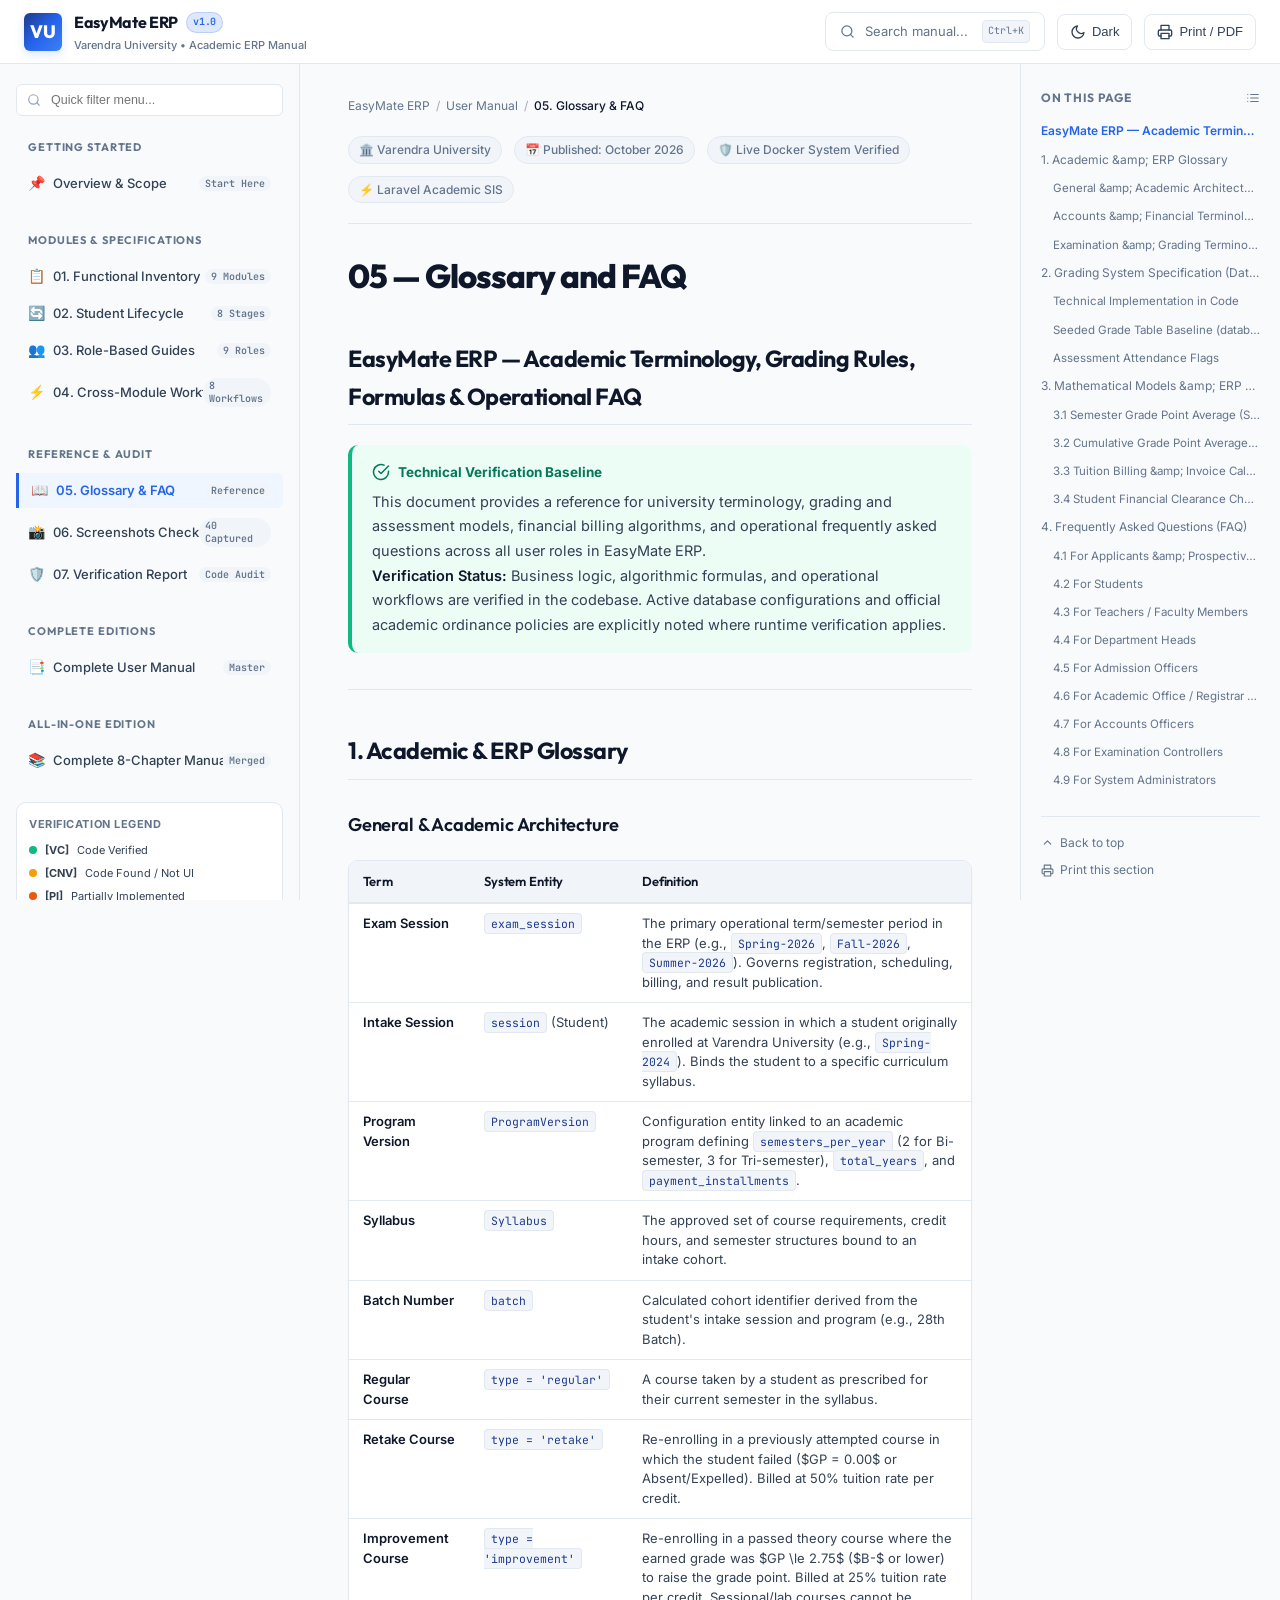
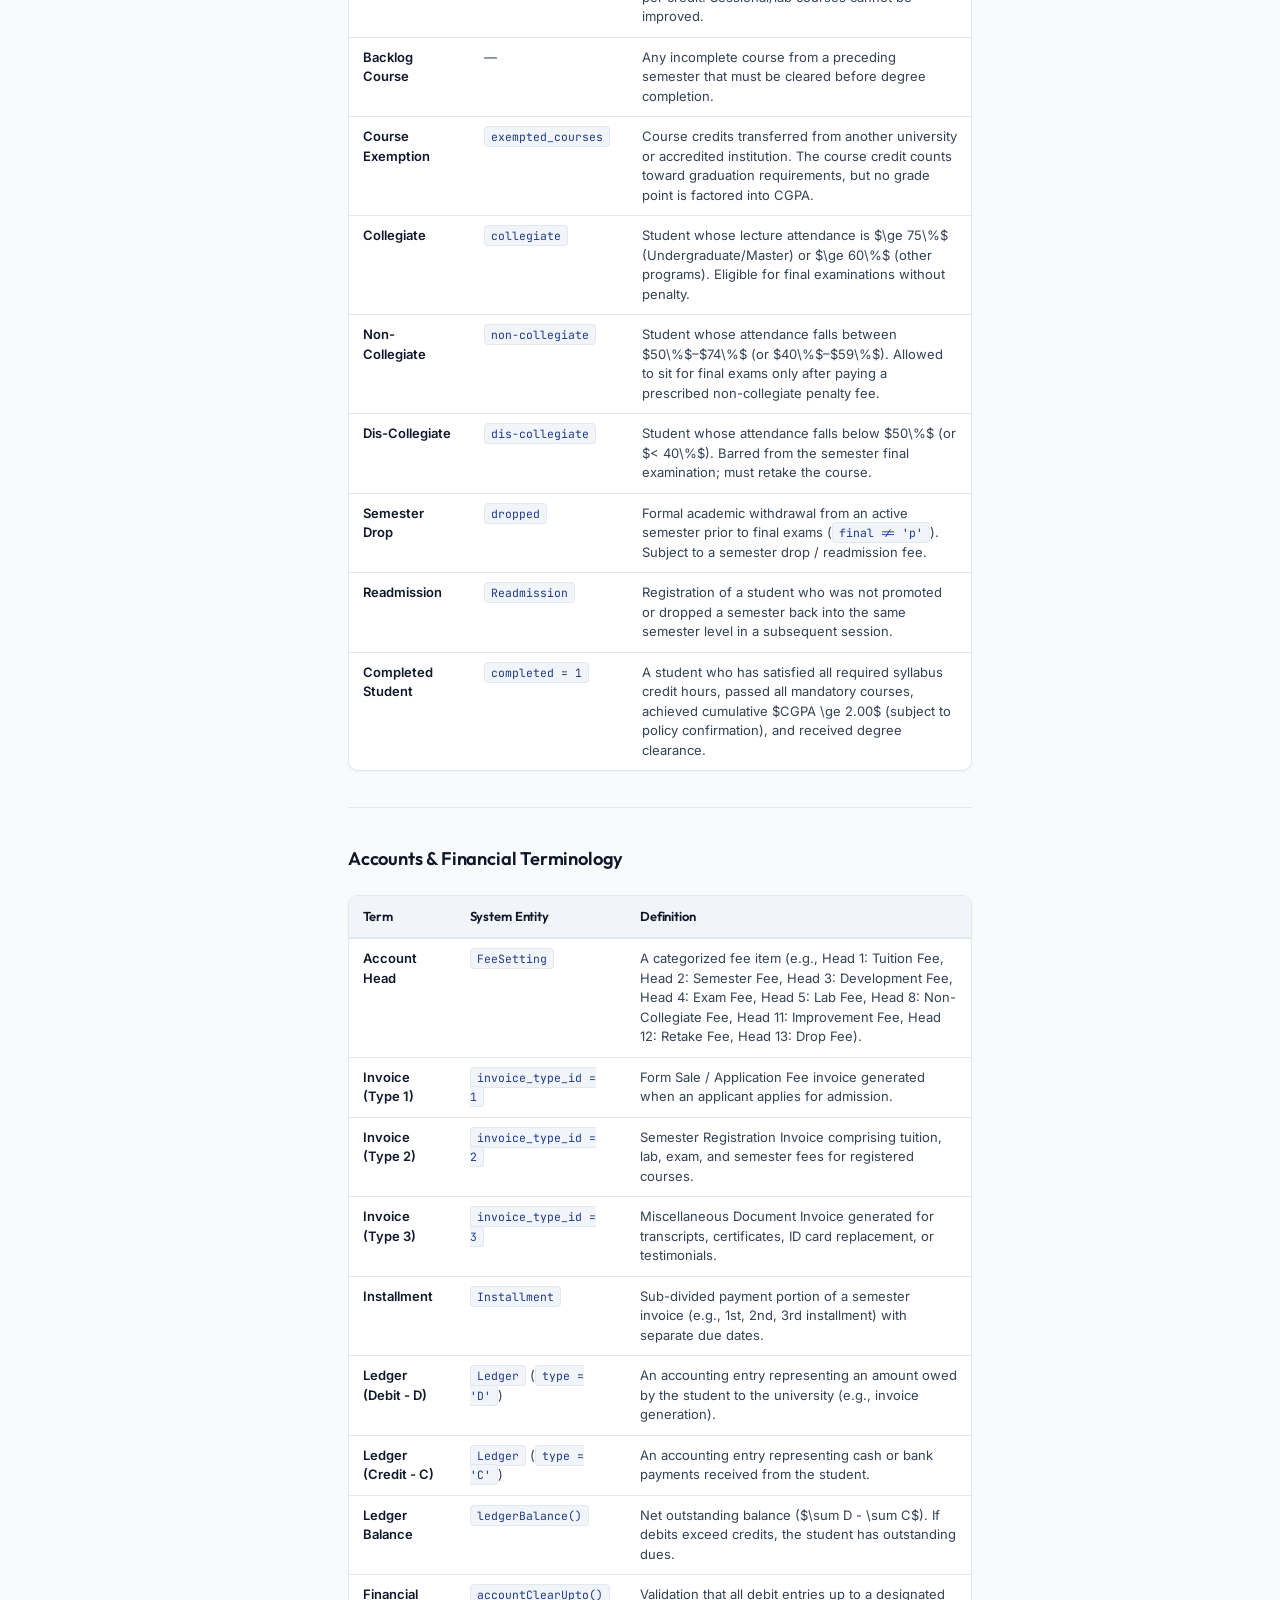
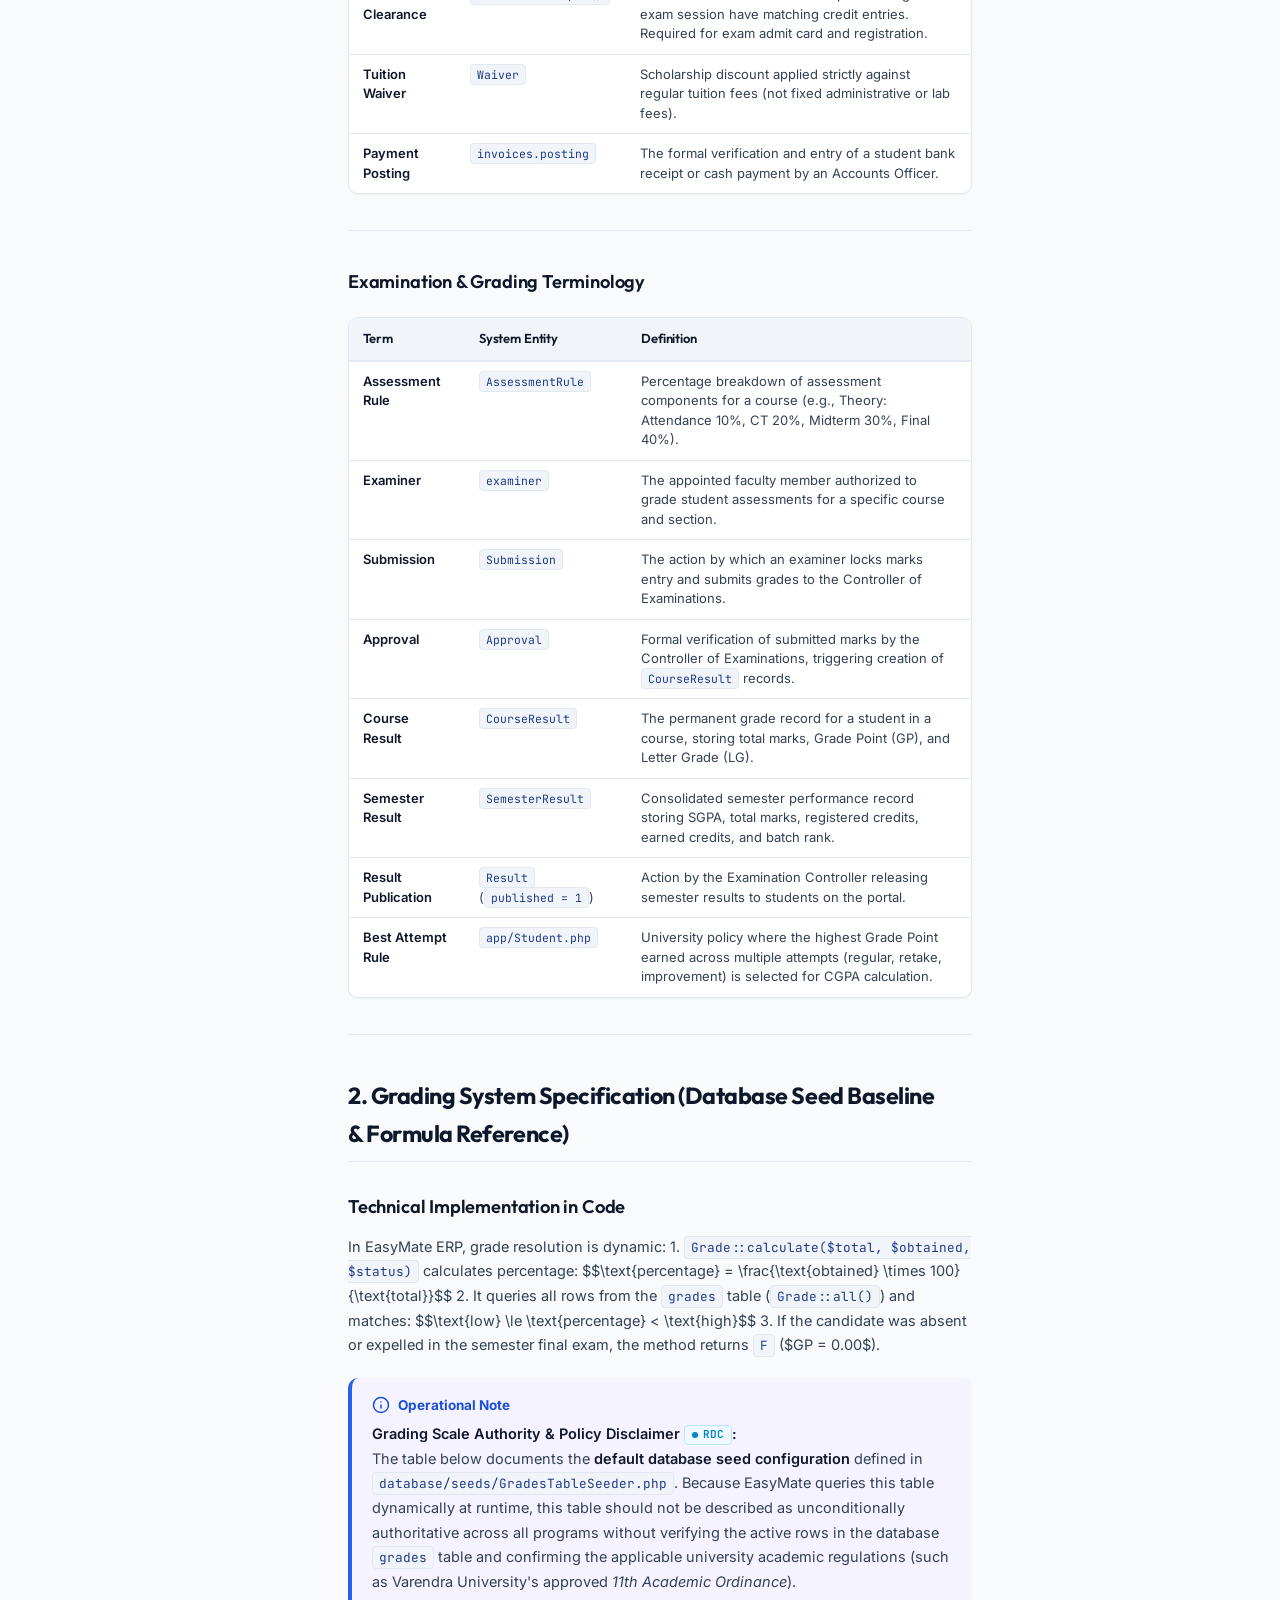
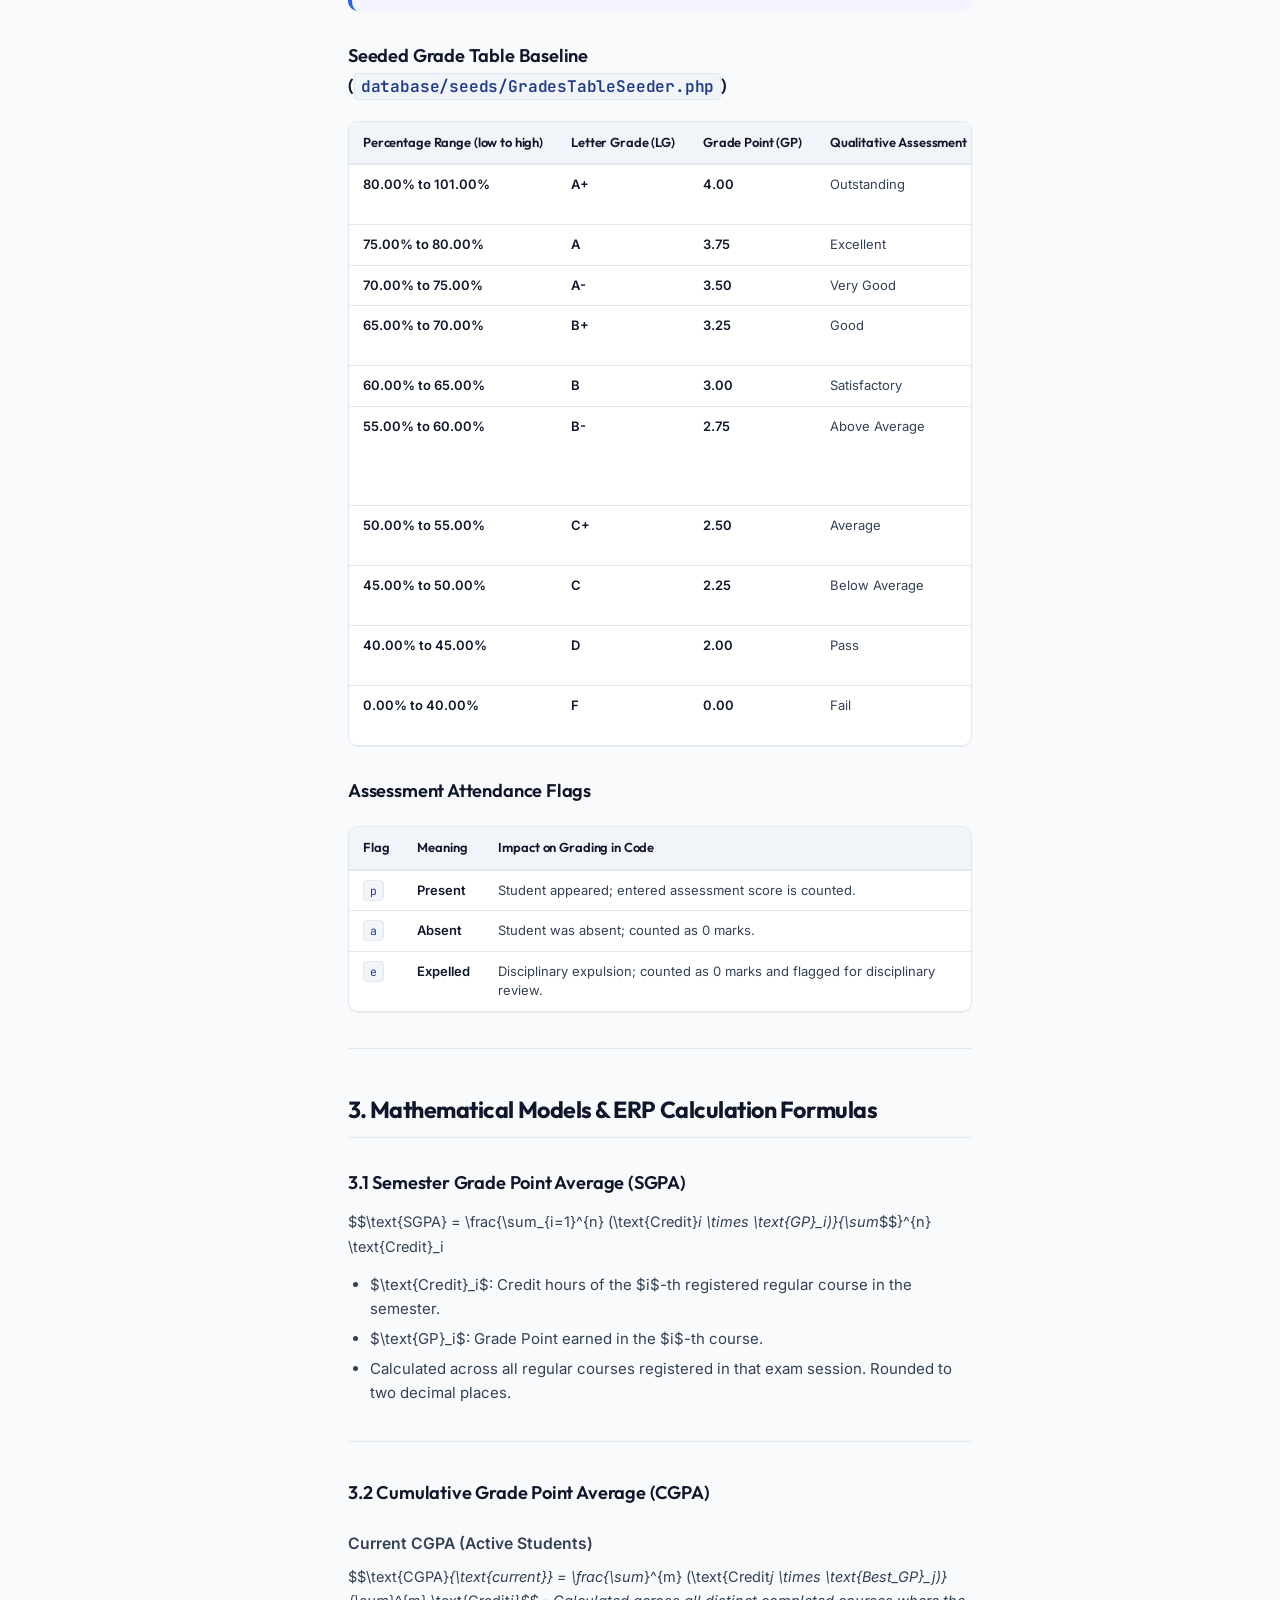
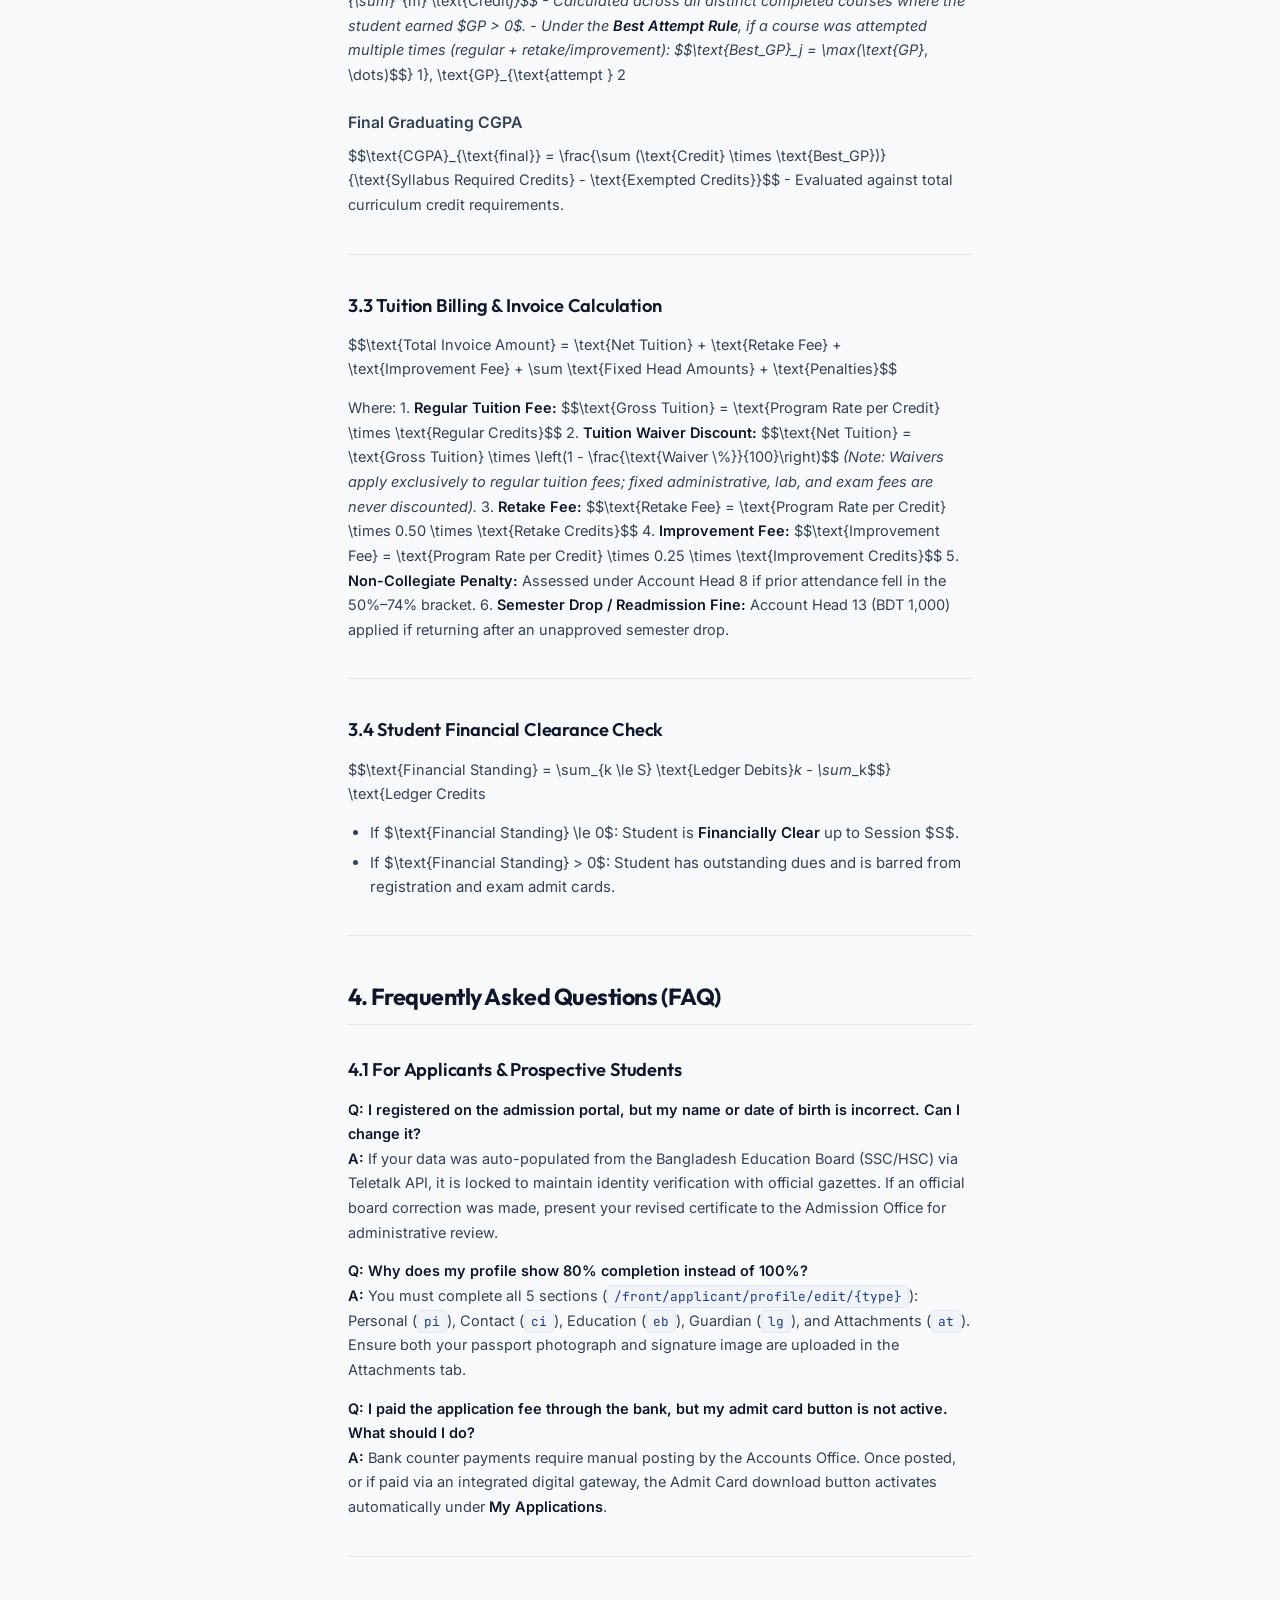
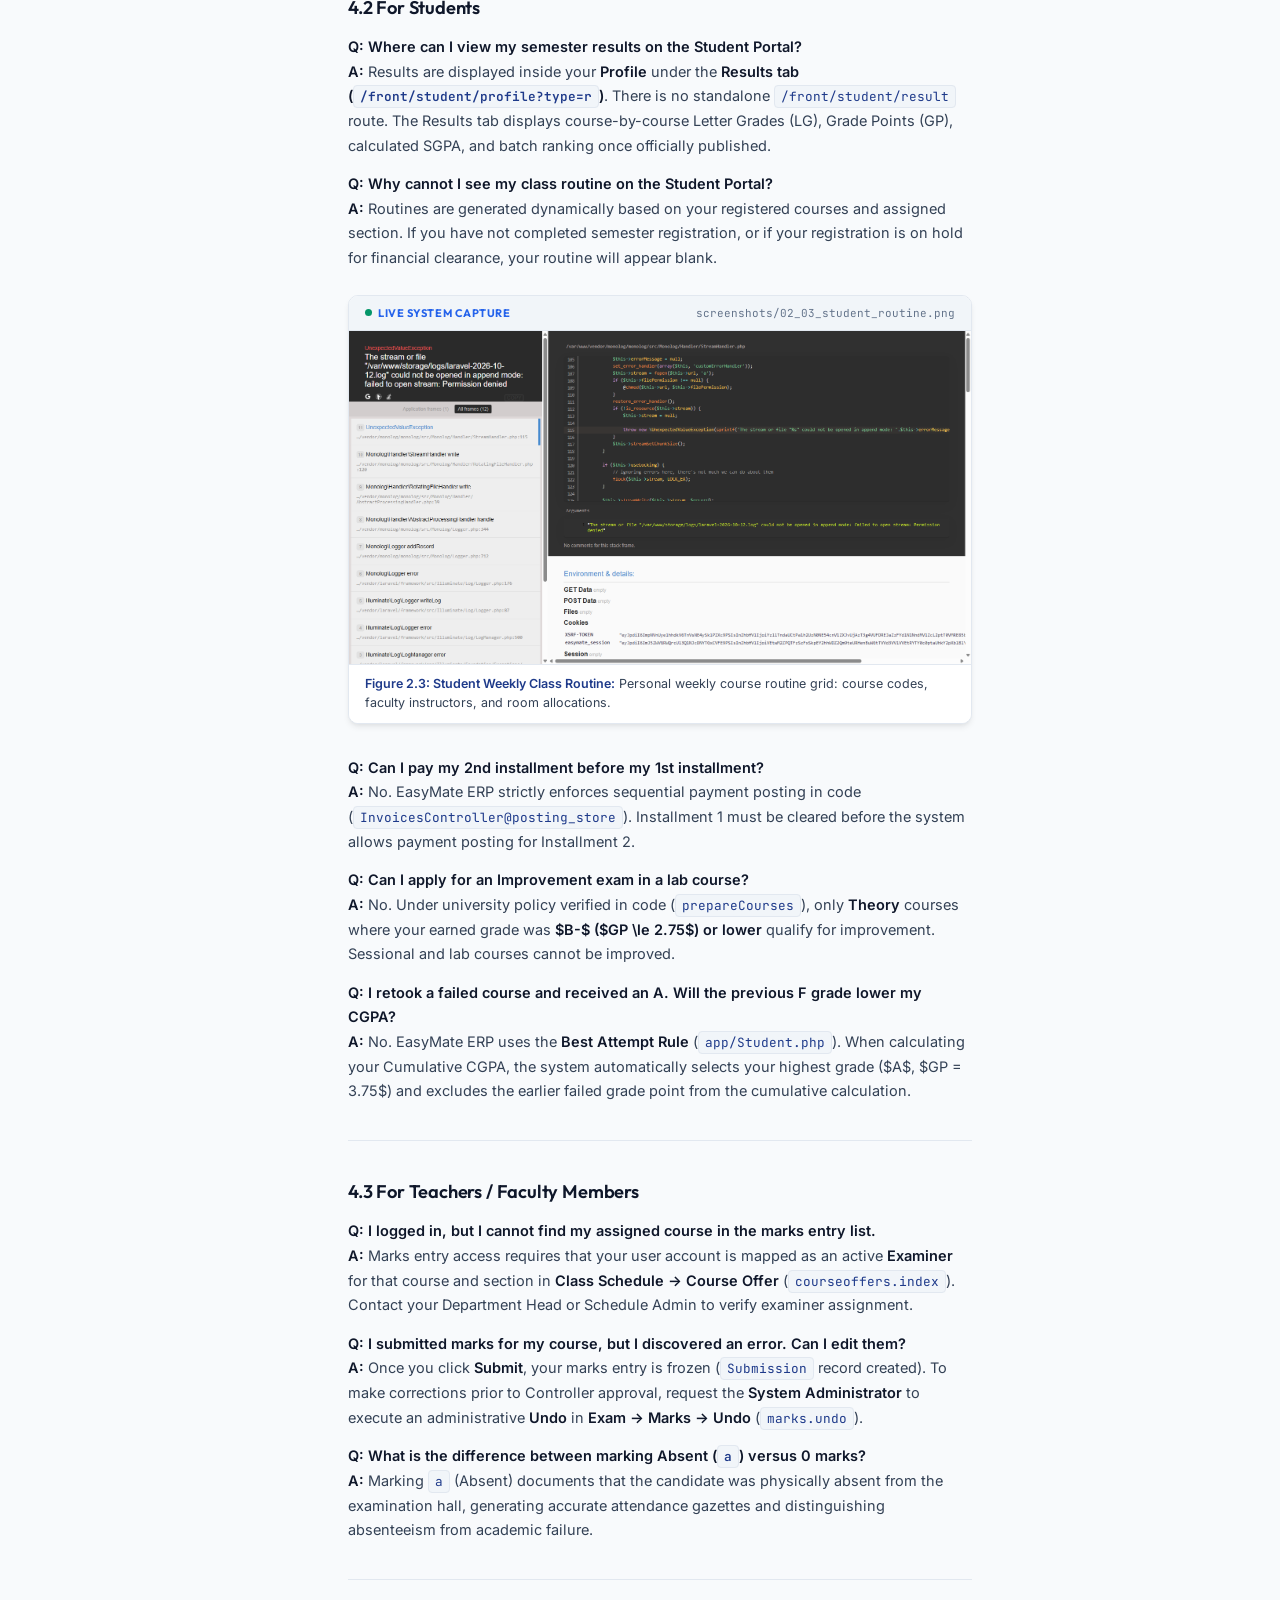
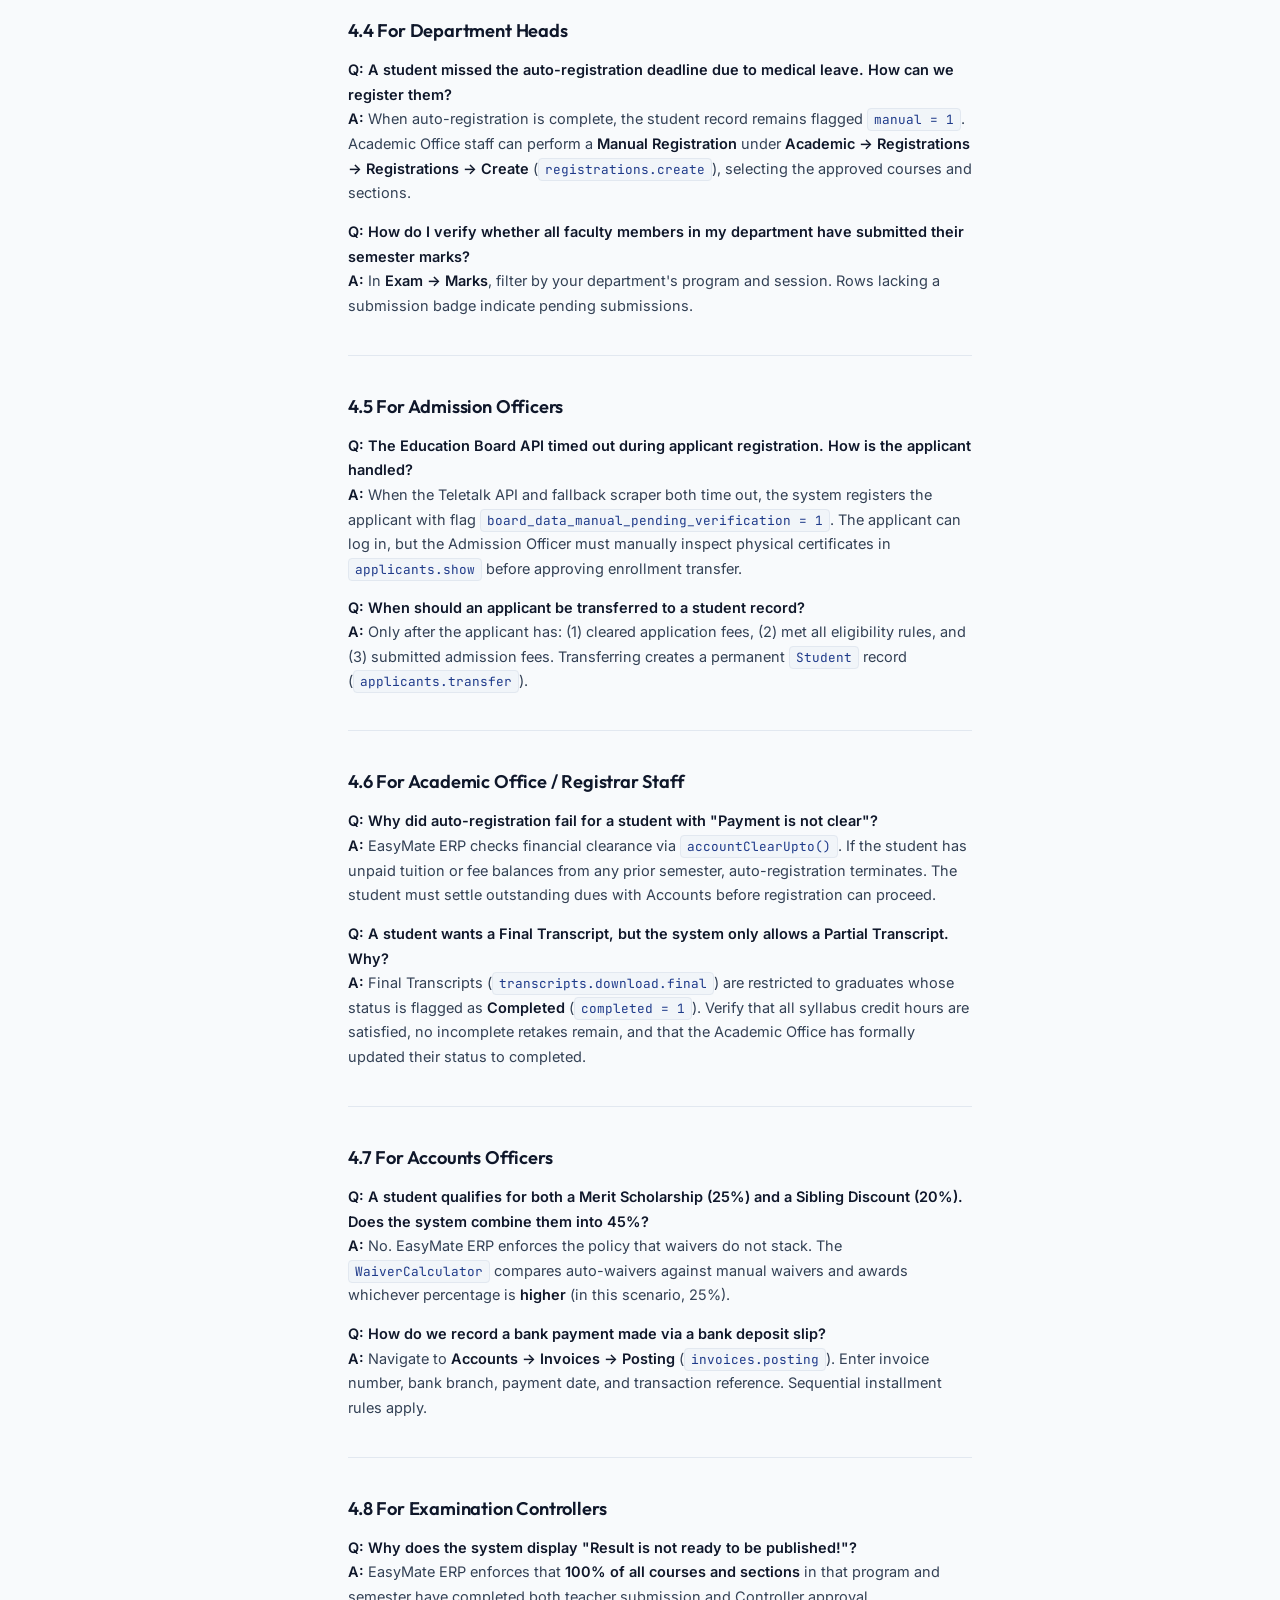
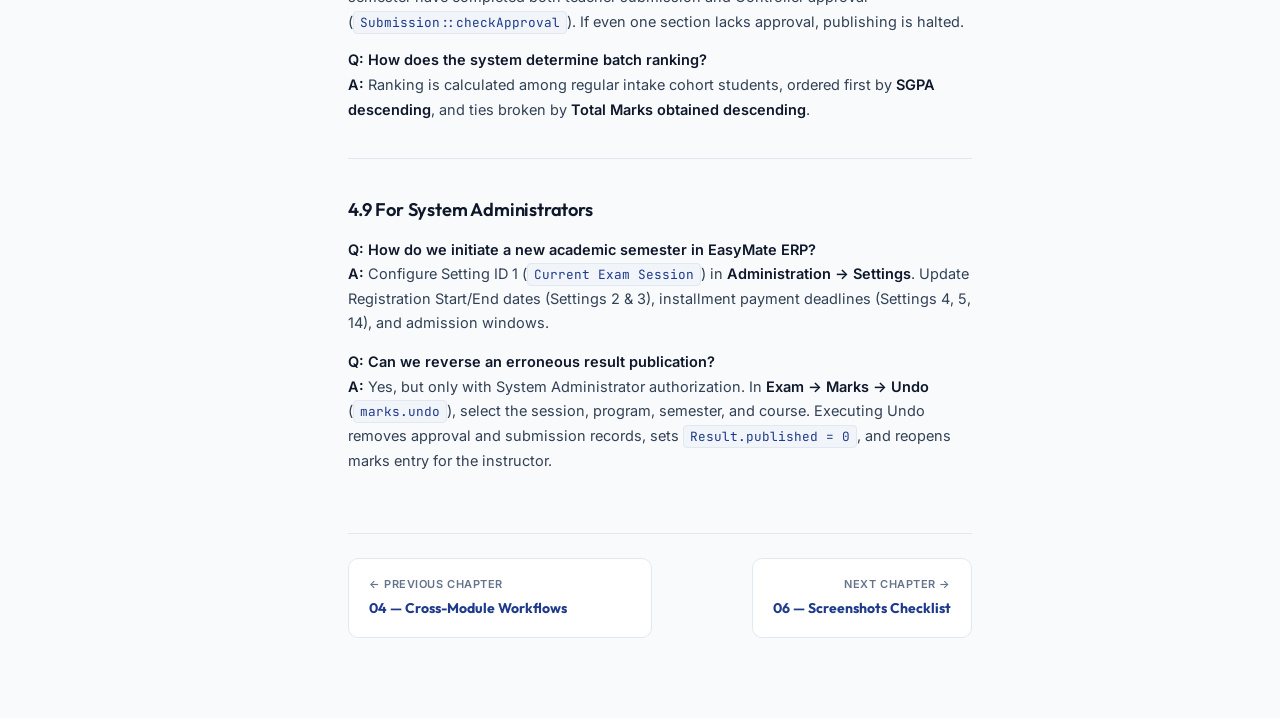
<file: 05-glossary-and-faq.html>
<!DOCTYPE html>
<html lang="en" data-theme="light">
<head>
  <meta charset="utf-8">
  <meta name="viewport" content="width=device-width, initial-scale=1.0">
  <title>05 — Glossary and FAQ — EasyMate ERP Manual | Varendra University</title>
  <meta name="description" content="Varendra University EasyMate ERP User Manual & Operational Reference: Student Lifecycle, Cross-Module Workflows, Roles & Technical Verification.">
  <link rel="stylesheet" href="assets/manual.css">
  <link rel="icon" type="image/svg+xml" href="data:image/svg+xml,<svg xmlns='http://www.w3.org/2000/svg' viewBox='0 0 24 24' fill='%231e3a8a'><path d='M12 2L1 7l11 5 9-4.09V17h2V7L12 2z'/></svg>">
</head>
<body>

  <!-- Top App Header -->
  <header class="app-header">
    <div style="display:flex;align-items:center;gap:16px;">
      <button class="mobile-nav-toggle" id="mobile-nav-toggle" aria-label="Toggle navigation">
        <svg xmlns="http://www.w3.org/2000/svg" width="22" height="22" viewBox="0 0 24 24" fill="none" stroke="currentColor" stroke-width="2" stroke-linecap="round" stroke-linejoin="round"><line x1="3" y1="12" x2="21" y2="12"></line><line x1="3" y1="6" x2="21" y2="6"></line><line x1="3" y1="18" x2="21" y2="18"></line></svg>
      </button>
      <a href="index.html" class="brand-wrapper">
        <div class="brand-logo">VU</div>
        <div class="brand-text">
          <div class="brand-title">
            EasyMate ERP
            <span class="version-tag">v1.0</span>
          </div>
          <div class="brand-subtitle">Varendra University • Academic ERP Manual</div>
        </div>
      </a>
    </div>

    <div class="header-actions">
      <div class="search-trigger" role="button" tabindex="0" title="Search documentation (Ctrl+K)">
        <svg xmlns="http://www.w3.org/2000/svg" width="15" height="15" viewBox="0 0 24 24" fill="none" stroke="currentColor" stroke-width="2" stroke-linecap="round" stroke-linejoin="round"><circle cx="11" cy="11" r="8"></circle><line x1="21" y1="21" x2="16.65" y2="16.65"></line></svg>
        <span>Search manual...</span>
        <kbd>Ctrl+K</kbd>
      </div>

      <button class="header-btn" id="theme-toggle-btn" title="Toggle Dark/Light Mode">
        <svg xmlns="http://www.w3.org/2000/svg" width="16" height="16" viewBox="0 0 24 24" fill="none" stroke="currentColor" stroke-width="2" stroke-linecap="round" stroke-linejoin="round"><path d="M21 12.79A9 9 0 1 1 11.21 3 7 7 0 0 0 21 12.79z"></path></svg>
        Dark
      </button>

      <button class="header-btn print-btn-action" title="Print this manual or Export to PDF">
        <svg xmlns="http://www.w3.org/2000/svg" width="16" height="16" viewBox="0 0 24 24" fill="none" stroke="currentColor" stroke-width="2" stroke-linecap="round" stroke-linejoin="round"><polyline points="6 9 6 2 18 2 18 9"></polyline><path d="M6 18H4a2 2 0 0 1-2-2v-5a2 2 0 0 1 2-2h16a2 2 0 0 1 2 2v5a2 2 0 0 1-2 2h-2"></path><rect x="6" y="14" width="12" height="8"></rect></svg>
        Print / PDF
      </button>
    </div>
  </header>

  <!-- Docs Layout -->
  <div class="docs-layout">

    <!-- Left Sidebar -->
    <aside class="docs-sidebar">
      <div class="sidebar-search-box">
        <input type="text" id="sidebar-filter-input" class="sidebar-search-input" placeholder="Quick filter menu...">
      </div>
      <nav class="sidebar-nav">
  <div class="sidebar-nav-group">
    <div class="sidebar-group-title">Getting Started</div>
    <ul class="sidebar-nav-list">
      <li class="sidebar-nav-item">
        <a href="index.html" class="sidebar-nav-link">
          <span class="nav-label"><span class="nav-icon">📌</span> Overview &amp; Scope</span>
          <span class="nav-badge">Start Here</span>
        </a>
      </li>
    </ul>
  </div>
  <div class="sidebar-nav-group">
    <div class="sidebar-group-title">Modules &amp; Specifications</div>
    <ul class="sidebar-nav-list">
      <li class="sidebar-nav-item">
        <a href="01-functional-inventory.html" class="sidebar-nav-link">
          <span class="nav-label"><span class="nav-icon">📋</span> 01. Functional Inventory</span>
          <span class="nav-badge">9 Modules</span>
        </a>
      </li>
      <li class="sidebar-nav-item">
        <a href="02-student-lifecycle.html" class="sidebar-nav-link">
          <span class="nav-label"><span class="nav-icon">🔄</span> 02. Student Lifecycle</span>
          <span class="nav-badge">8 Stages</span>
        </a>
      </li>
      <li class="sidebar-nav-item">
        <a href="03-role-based-guides.html" class="sidebar-nav-link">
          <span class="nav-label"><span class="nav-icon">👥</span> 03. Role-Based Guides</span>
          <span class="nav-badge">9 Roles</span>
        </a>
      </li>
      <li class="sidebar-nav-item">
        <a href="04-cross-module-workflows.html" class="sidebar-nav-link">
          <span class="nav-label"><span class="nav-icon">⚡</span> 04. Cross-Module Workflows</span>
          <span class="nav-badge">8 Workflows</span>
        </a>
      </li>
    </ul>
  </div>
  <div class="sidebar-nav-group">
    <div class="sidebar-group-title">Reference &amp; Audit</div>
    <ul class="sidebar-nav-list">
      <li class="sidebar-nav-item">
        <a href="05-glossary-and-faq.html" class="sidebar-nav-link active">
          <span class="nav-label"><span class="nav-icon">📖</span> 05. Glossary &amp; FAQ</span>
          <span class="nav-badge">Reference</span>
        </a>
      </li>
      <li class="sidebar-nav-item">
        <a href="06-screenshots-checklist.html" class="sidebar-nav-link">
          <span class="nav-label"><span class="nav-icon">📸</span> 06. Screenshots Checklist</span>
          <span class="nav-badge">40 Captured</span>
        </a>
      </li>
      <li class="sidebar-nav-item">
        <a href="verification-report.html" class="sidebar-nav-link">
          <span class="nav-label"><span class="nav-icon">🛡️</span> 07. Verification Report</span>
          <span class="nav-badge">Code Audit</span>
        </a>
      </li>
    </ul>
  </div>
  <div class="sidebar-nav-group">
    <div class="sidebar-group-title">Complete Editions</div>
    <ul class="sidebar-nav-list">
      <li class="sidebar-nav-item">
        <a href="user-manual.html" class="sidebar-nav-link">
          <span class="nav-label"><span class="nav-icon">📑</span> Complete User Manual</span>
          <span class="nav-badge">Master</span>
        </a>
      </li>
    </ul>
  </div>
  <div class="sidebar-nav-group">
    <div class="sidebar-group-title">All-in-One Edition</div>
    <ul class="sidebar-nav-list">
      <li class="sidebar-nav-item">
        <a href="complete-manual.html" class="sidebar-nav-link">
          <span class="nav-label"><span class="nav-icon">📚</span> Complete 8-Chapter Manual</span>
          <span class="nav-badge">Merged</span>
        </a>
      </li>
    </ul>
  </div>

  <div class="sidebar-legend">
    <div class="sidebar-legend-title">Verification Legend</div>
    <div class="legend-item"><span class="legend-dot" style="background:#10b981;"></span> <strong>[VC]</strong> Code Verified</div>
    <div class="legend-item"><span class="legend-dot" style="background:#f59e0b;"></span> <strong>[CNV]</strong> Code Found / Not UI</div>
    <div class="legend-item"><span class="legend-dot" style="background:#ea580c;"></span> <strong>[PI]</strong> Partially Implemented</div>
    <div class="legend-item"><span class="legend-dot" style="background:#7c3aed;"></span> <strong>[VUI]</strong> Running UI Verified</div>
    <div class="legend-item"><span class="legend-dot" style="background:#0284c7;"></span> <strong>[RDC]</strong> Requires DB / Policy</div>
    <div class="legend-item"><span class="legend-dot" style="background:#dc2626;"></span> <strong>[NF]</strong> Not Found / Excluded</div>
  </div>
</nav>

    </aside>

    <!-- Main Content Area -->
    <main class="docs-main">
      <article class="docs-article">
        
        <nav class="breadcrumbs" aria-label="Breadcrumb">
          <a href="index.html">EasyMate ERP</a>
          <span class="separator">/</span>
          <a href="index.html">User Manual</a>
          <span class="separator">/</span>
          <span class="current">05. Glossary &amp; FAQ</span>
        </nav>

        <div class="doc-header-banner">
          <div class="doc-meta-row">
            <span class="doc-meta-pill">🏛️ Varendra University</span>
            <span class="doc-meta-pill">📅 Published: October 2026</span>
            <span class="doc-meta-pill">🛡️ Live Docker System Verified</span>
            <span class="doc-meta-pill">⚡ Laravel Academic SIS</span>
          </div>
        </div>

        <h1 id="05-glossary-and-faq">05 — Glossary and FAQ<a href="#05-glossary-and-faq" class="heading-anchor" aria-hidden="true" title="Direct link to this section">#</a></h1>
<h2 id="easymate-erp-academic-terminology-grading-rules-formulas-operational-faq">EasyMate ERP — Academic Terminology, Grading Rules, Formulas &amp; Operational FAQ<a href="#easymate-erp-academic-terminology-grading-rules-formulas-operational-faq" class="heading-anchor" aria-hidden="true" title="Direct link to this section">#</a></h2>
<div class="callout callout-success">
  <div class="callout-title">
    <svg xmlns="http://www.w3.org/2000/svg" width="18" height="18" viewBox="0 0 24 24" fill="none" stroke="currentColor" stroke-width="2" stroke-linecap="round" stroke-linejoin="round"><path d="M22 11.08V12a10 10 0 1 1-5.93-9.14"></path><polyline points="22 4 12 14.01 9 11.01"></polyline></svg>
    Technical Verification Baseline
  </div>
  <p>This document provides a reference for university terminology, grading and assessment models, financial billing algorithms, and operational frequently asked questions across all user roles in EasyMate ERP.<br />
<strong>Verification Status:</strong> Business logic, algorithmic formulas, and operational workflows are verified in the codebase. Active database configurations and official academic ordinance policies are explicitly noted where runtime verification applies.</p>
</div>
<hr />
<h2 id="1-academic-erp-glossary">1. Academic &amp; ERP Glossary<a href="#1-academic-erp-glossary" class="heading-anchor" aria-hidden="true" title="Direct link to this section">#</a></h2>
<h3 id="general-academic-architecture">General &amp; Academic Architecture<a href="#general-academic-architecture" class="heading-anchor" aria-hidden="true" title="Direct link to this section">#</a></h3>
<div class="table-wrapper"><table>
<thead>
<tr>
<th>Term</th>
<th>System Entity</th>
<th>Definition</th>
</tr>
</thead>
<tbody>
<tr>
<td><strong>Exam Session</strong></td>
<td><code>exam_session</code></td>
<td>The primary operational term/semester period in the ERP (e.g., <code>Spring-2026</code>, <code>Fall-2026</code>, <code>Summer-2026</code>). Governs registration, scheduling, billing, and result publication.</td>
</tr>
<tr>
<td><strong>Intake Session</strong></td>
<td><code>session</code> (Student)</td>
<td>The academic session in which a student originally enrolled at Varendra University (e.g., <code>Spring-2024</code>). Binds the student to a specific curriculum syllabus.</td>
</tr>
<tr>
<td><strong>Program Version</strong></td>
<td><code>ProgramVersion</code></td>
<td>Configuration entity linked to an academic program defining <code>semesters_per_year</code> (2 for Bi-semester, 3 for Tri-semester), <code>total_years</code>, and <code>payment_installments</code>.</td>
</tr>
<tr>
<td><strong>Syllabus</strong></td>
<td><code>Syllabus</code></td>
<td>The approved set of course requirements, credit hours, and semester structures bound to an intake cohort.</td>
</tr>
<tr>
<td><strong>Batch Number</strong></td>
<td><code>batch</code></td>
<td>Calculated cohort identifier derived from the student's intake session and program (e.g., 28th Batch).</td>
</tr>
<tr>
<td><strong>Regular Course</strong></td>
<td><code>type = 'regular'</code></td>
<td>A course taken by a student as prescribed for their current semester in the syllabus.</td>
</tr>
<tr>
<td><strong>Retake Course</strong></td>
<td><code>type = 'retake'</code></td>
<td>Re-enrolling in a previously attempted course in which the student failed ($GP = 0.00$ or Absent/Expelled). Billed at 50% tuition rate per credit.</td>
</tr>
<tr>
<td><strong>Improvement Course</strong></td>
<td><code>type = 'improvement'</code></td>
<td>Re-enrolling in a passed theory course where the earned grade was $GP \le 2.75$ ($B-$ or lower) to raise the grade point. Billed at 25% tuition rate per credit. Sessional/lab courses cannot be improved.</td>
</tr>
<tr>
<td><strong>Backlog Course</strong></td>
<td>—</td>
<td>Any incomplete course from a preceding semester that must be cleared before degree completion.</td>
</tr>
<tr>
<td><strong>Course Exemption</strong></td>
<td><code>exempted_courses</code></td>
<td>Course credits transferred from another university or accredited institution. The course credit counts toward graduation requirements, but no grade point is factored into CGPA.</td>
</tr>
<tr>
<td><strong>Collegiate</strong></td>
<td><code>collegiate</code></td>
<td>Student whose lecture attendance is $\ge 75\%$ (Undergraduate/Master) or $\ge 60\%$ (other programs). Eligible for final examinations without penalty.</td>
</tr>
<tr>
<td><strong>Non-Collegiate</strong></td>
<td><code>non-collegiate</code></td>
<td>Student whose attendance falls between $50\%$–$74\%$ (or $40\%$–$59\%$). Allowed to sit for final exams only after paying a prescribed non-collegiate penalty fee.</td>
</tr>
<tr>
<td><strong>Dis-Collegiate</strong></td>
<td><code>dis-collegiate</code></td>
<td>Student whose attendance falls below $50\%$ (or $&lt; 40\%$). Barred from the semester final examination; must retake the course.</td>
</tr>
<tr>
<td><strong>Semester Drop</strong></td>
<td><code>dropped</code></td>
<td>Formal academic withdrawal from an active semester prior to final exams (<code>final != 'p'</code>). Subject to a semester drop / readmission fee.</td>
</tr>
<tr>
<td><strong>Readmission</strong></td>
<td><code>Readmission</code></td>
<td>Registration of a student who was not promoted or dropped a semester back into the same semester level in a subsequent session.</td>
</tr>
<tr>
<td><strong>Completed Student</strong></td>
<td><code>completed = 1</code></td>
<td>A student who has satisfied all required syllabus credit hours, passed all mandatory courses, achieved cumulative $CGPA \ge 2.00$ (subject to policy confirmation), and received degree clearance.</td>
</tr>
</tbody>
</table></div>
<hr />
<h3 id="accounts-financial-terminology">Accounts &amp; Financial Terminology<a href="#accounts-financial-terminology" class="heading-anchor" aria-hidden="true" title="Direct link to this section">#</a></h3>
<div class="table-wrapper"><table>
<thead>
<tr>
<th>Term</th>
<th>System Entity</th>
<th>Definition</th>
</tr>
</thead>
<tbody>
<tr>
<td><strong>Account Head</strong></td>
<td><code>FeeSetting</code></td>
<td>A categorized fee item (e.g., Head 1: Tuition Fee, Head 2: Semester Fee, Head 3: Development Fee, Head 4: Exam Fee, Head 5: Lab Fee, Head 8: Non-Collegiate Fee, Head 11: Improvement Fee, Head 12: Retake Fee, Head 13: Drop Fee).</td>
</tr>
<tr>
<td><strong>Invoice (Type 1)</strong></td>
<td><code>invoice_type_id = 1</code></td>
<td>Form Sale / Application Fee invoice generated when an applicant applies for admission.</td>
</tr>
<tr>
<td><strong>Invoice (Type 2)</strong></td>
<td><code>invoice_type_id = 2</code></td>
<td>Semester Registration Invoice comprising tuition, lab, exam, and semester fees for registered courses.</td>
</tr>
<tr>
<td><strong>Invoice (Type 3)</strong></td>
<td><code>invoice_type_id = 3</code></td>
<td>Miscellaneous Document Invoice generated for transcripts, certificates, ID card replacement, or testimonials.</td>
</tr>
<tr>
<td><strong>Installment</strong></td>
<td><code>Installment</code></td>
<td>Sub-divided payment portion of a semester invoice (e.g., 1st, 2nd, 3rd installment) with separate due dates.</td>
</tr>
<tr>
<td><strong>Ledger (Debit - D)</strong></td>
<td><code>Ledger</code> (<code>type = 'D'</code>)</td>
<td>An accounting entry representing an amount owed by the student to the university (e.g., invoice generation).</td>
</tr>
<tr>
<td><strong>Ledger (Credit - C)</strong></td>
<td><code>Ledger</code> (<code>type = 'C'</code>)</td>
<td>An accounting entry representing cash or bank payments received from the student.</td>
</tr>
<tr>
<td><strong>Ledger Balance</strong></td>
<td><code>ledgerBalance()</code></td>
<td>Net outstanding balance ($\sum D - \sum C$). If debits exceed credits, the student has outstanding dues.</td>
</tr>
<tr>
<td><strong>Financial Clearance</strong></td>
<td><code>accountClearUpto()</code></td>
<td>Validation that all debit entries up to a designated exam session have matching credit entries. Required for exam admit card and registration.</td>
</tr>
<tr>
<td><strong>Tuition Waiver</strong></td>
<td><code>Waiver</code></td>
<td>Scholarship discount applied strictly against regular tuition fees (not fixed administrative or lab fees).</td>
</tr>
<tr>
<td><strong>Payment Posting</strong></td>
<td><code>invoices.posting</code></td>
<td>The formal verification and entry of a student bank receipt or cash payment by an Accounts Officer.</td>
</tr>
</tbody>
</table></div>
<hr />
<h3 id="examination-grading-terminology">Examination &amp; Grading Terminology<a href="#examination-grading-terminology" class="heading-anchor" aria-hidden="true" title="Direct link to this section">#</a></h3>
<div class="table-wrapper"><table>
<thead>
<tr>
<th>Term</th>
<th>System Entity</th>
<th>Definition</th>
</tr>
</thead>
<tbody>
<tr>
<td><strong>Assessment Rule</strong></td>
<td><code>AssessmentRule</code></td>
<td>Percentage breakdown of assessment components for a course (e.g., Theory: Attendance 10%, CT 20%, Midterm 30%, Final 40%).</td>
</tr>
<tr>
<td><strong>Examiner</strong></td>
<td><code>examiner</code></td>
<td>The appointed faculty member authorized to grade student assessments for a specific course and section.</td>
</tr>
<tr>
<td><strong>Submission</strong></td>
<td><code>Submission</code></td>
<td>The action by which an examiner locks marks entry and submits grades to the Controller of Examinations.</td>
</tr>
<tr>
<td><strong>Approval</strong></td>
<td><code>Approval</code></td>
<td>Formal verification of submitted marks by the Controller of Examinations, triggering creation of <code>CourseResult</code> records.</td>
</tr>
<tr>
<td><strong>Course Result</strong></td>
<td><code>CourseResult</code></td>
<td>The permanent grade record for a student in a course, storing total marks, Grade Point (GP), and Letter Grade (LG).</td>
</tr>
<tr>
<td><strong>Semester Result</strong></td>
<td><code>SemesterResult</code></td>
<td>Consolidated semester performance record storing SGPA, total marks, registered credits, earned credits, and batch rank.</td>
</tr>
<tr>
<td><strong>Result Publication</strong></td>
<td><code>Result</code> (<code>published = 1</code>)</td>
<td>Action by the Examination Controller releasing semester results to students on the portal.</td>
</tr>
<tr>
<td><strong>Best Attempt Rule</strong></td>
<td><code>app/Student.php</code></td>
<td>University policy where the highest Grade Point earned across multiple attempts (regular, retake, improvement) is selected for CGPA calculation.</td>
</tr>
</tbody>
</table></div>
<hr />
<h2 id="2-grading-system-specification-database-seed-baseline-formula-reference">2. Grading System Specification (Database Seed Baseline &amp; Formula Reference)<a href="#2-grading-system-specification-database-seed-baseline-formula-reference" class="heading-anchor" aria-hidden="true" title="Direct link to this section">#</a></h2>
<h3 id="technical-implementation-in-code">Technical Implementation in Code<a href="#technical-implementation-in-code" class="heading-anchor" aria-hidden="true" title="Direct link to this section">#</a></h3>
<p>In EasyMate ERP, grade resolution is dynamic:
1. <code>Grade::calculate($total, $obtained, $status)</code> calculates percentage:
   $$\text{percentage} = \frac{\text{obtained} \times 100}{\text{total}}$$
2. It queries all rows from the <code>grades</code> table (<code>Grade::all()</code>) and matches:
   $$\text{low} \le \text{percentage} &lt; \text{high}$$
3. If the candidate was absent or expelled in the semester final exam, the method returns <code>F</code> ($GP = 0.00$).</p>
<div class="callout callout-info">
  <div class="callout-title">
    <svg xmlns="http://www.w3.org/2000/svg" width="18" height="18" viewBox="0 0 24 24" fill="none" stroke="currentColor" stroke-width="2" stroke-linecap="round" stroke-linejoin="round"><circle cx="12" cy="12" r="10"></circle><line x1="12" y1="16" x2="12" y2="12"></line><line x1="12" y1="8" x2="12.01" y2="8"></line></svg>
    Operational Note
  </div>
  <p><strong>Grading Scale Authority &amp; Policy Disclaimer <span class="badge badge-rdc" title="Requires database or policy confirmation"><span class="badge-dot"></span>RDC</span>:</strong><br />
The table below documents the <strong>default database seed configuration</strong> defined in <code>database/seeds/GradesTableSeeder.php</code>. Because EasyMate queries this table dynamically at runtime, this table should not be described as unconditionally authoritative across all programs without verifying the active rows in the database <code>grades</code> table and confirming the applicable university academic regulations (such as Varendra University's approved <em>11th Academic Ordinance</em>).</p>
</div>
<h3 id="seeded-grade-table-baseline-databaseseedsgradestableseederphp">Seeded Grade Table Baseline (<code>database/seeds/GradesTableSeeder.php</code>)<a href="#seeded-grade-table-baseline-databaseseedsgradestableseederphp" class="heading-anchor" aria-hidden="true" title="Direct link to this section">#</a></h3>
<div class="table-wrapper"><table>
<thead>
<tr>
<th>Percentage Range (low to high)</th>
<th>Letter Grade (LG)</th>
<th>Grade Point (GP)</th>
<th>Qualitative Assessment</th>
<th>Academic Implications in Code</th>
</tr>
</thead>
<tbody>
<tr>
<td><strong>80.00% to 101.00%</strong></td>
<td><strong>A+</strong></td>
<td><strong>4.00</strong></td>
<td>Outstanding</td>
<td>Distinction; eligible for maximum merit scholarship</td>
</tr>
<tr>
<td><strong>75.00% to 80.00%</strong></td>
<td><strong>A</strong></td>
<td><strong>3.75</strong></td>
<td>Excellent</td>
<td>Honors standing</td>
</tr>
<tr>
<td><strong>70.00% to 75.00%</strong></td>
<td><strong>A-</strong></td>
<td><strong>3.50</strong></td>
<td>Very Good</td>
<td>Strong academic standing</td>
</tr>
<tr>
<td><strong>65.00% to 70.00%</strong></td>
<td><strong>B+</strong></td>
<td><strong>3.25</strong></td>
<td>Good</td>
<td>Above average performance</td>
</tr>
<tr>
<td><strong>60.00% to 65.00%</strong></td>
<td><strong>B</strong></td>
<td><strong>3.00</strong></td>
<td>Satisfactory</td>
<td>Standard competency</td>
</tr>
<tr>
<td><strong>55.00% to 60.00%</strong></td>
<td><strong>B-</strong></td>
<td><strong>2.75</strong></td>
<td>Above Average</td>
<td><strong>Ceiling for Course Improvement:</strong> Grades above $B-$ cannot be repeated for improvement</td>
</tr>
<tr>
<td><strong>50.00% to 55.00%</strong></td>
<td><strong>C+</strong></td>
<td><strong>2.50</strong></td>
<td>Average</td>
<td>Eligible for course improvement</td>
</tr>
<tr>
<td><strong>45.00% to 50.00%</strong></td>
<td><strong>C</strong></td>
<td><strong>2.25</strong></td>
<td>Below Average</td>
<td>Eligible for course improvement</td>
</tr>
<tr>
<td><strong>40.00% to 45.00%</strong></td>
<td><strong>D</strong></td>
<td><strong>2.00</strong></td>
<td>Pass</td>
<td>Minimum passing grade; eligible for improvement</td>
</tr>
<tr>
<td><strong>0.00% to 40.00%</strong></td>
<td><strong>F</strong></td>
<td><strong>0.00</strong></td>
<td>Fail</td>
<td>Failed course; mandatory retake; no credit earned</td>
</tr>
</tbody>
</table></div>
<h3 id="assessment-attendance-flags">Assessment Attendance Flags<a href="#assessment-attendance-flags" class="heading-anchor" aria-hidden="true" title="Direct link to this section">#</a></h3>
<div class="table-wrapper"><table>
<thead>
<tr>
<th>Flag</th>
<th>Meaning</th>
<th>Impact on Grading in Code</th>
</tr>
</thead>
<tbody>
<tr>
<td><code>p</code></td>
<td><strong>Present</strong></td>
<td>Student appeared; entered assessment score is counted.</td>
</tr>
<tr>
<td><code>a</code></td>
<td><strong>Absent</strong></td>
<td>Student was absent; counted as 0 marks.</td>
</tr>
<tr>
<td><code>e</code></td>
<td><strong>Expelled</strong></td>
<td>Disciplinary expulsion; counted as 0 marks and flagged for disciplinary review.</td>
</tr>
</tbody>
</table></div>
<hr />
<h2 id="3-mathematical-models-erp-calculation-formulas">3. Mathematical Models &amp; ERP Calculation Formulas<a href="#3-mathematical-models-erp-calculation-formulas" class="heading-anchor" aria-hidden="true" title="Direct link to this section">#</a></h2>
<h3 id="31-semester-grade-point-average-sgpa">3.1 Semester Grade Point Average (SGPA)<a href="#31-semester-grade-point-average-sgpa" class="heading-anchor" aria-hidden="true" title="Direct link to this section">#</a></h3>
<p>$$\text{SGPA} = \frac{\sum_{i=1}^{n} (\text{Credit}<em i="1">i \times \text{GP}_i)}{\sum</em>$$}^{n} \text{Credit}_i</p>
<ul>
<li>$\text{Credit}_i$: Credit hours of the $i$-th registered regular course in the semester.</li>
<li>$\text{GP}_i$: Grade Point earned in the $i$-th course.</li>
<li>Calculated across all regular courses registered in that exam session. Rounded to two decimal places.</li>
</ul>
<hr />
<h3 id="32-cumulative-grade-point-average-cgpa">3.2 Cumulative Grade Point Average (CGPA)<a href="#32-cumulative-grade-point-average-cgpa" class="heading-anchor" aria-hidden="true" title="Direct link to this section">#</a></h3>
<h4 id="current-cgpa-active-students">Current CGPA (Active Students)<a href="#current-cgpa-active-students" class="heading-anchor" aria-hidden="true" title="Direct link to this section">#</a></h4>
<p>$$\text{CGPA}<em j="1">{\text{current}} = \frac{\sum</em>}^{m} (\text{Credit<em j="1">j \times \text{Best_GP}_j)}{\sum</em>}^{m} \text{Credit<em _text_attempt="\text{attempt">j}$$
- Calculated across all distinct completed courses where the student earned $GP &gt; 0$.
- Under the <strong>Best Attempt Rule</strong>, if a course was attempted multiple times (regular + retake/improvement):
  $$\text{Best_GP}_j = \max(\text{GP}</em>, \dots)$$} 1}, \text{GP}_{\text{attempt } 2</p>
<h4 id="final-graduating-cgpa">Final Graduating CGPA<a href="#final-graduating-cgpa" class="heading-anchor" aria-hidden="true" title="Direct link to this section">#</a></h4>
<p>$$\text{CGPA}_{\text{final}} = \frac{\sum (\text{Credit} \times \text{Best_GP})}{\text{Syllabus Required Credits} - \text{Exempted Credits}}$$
- Evaluated against total curriculum credit requirements.</p>
<hr />
<h3 id="33-tuition-billing-invoice-calculation">3.3 Tuition Billing &amp; Invoice Calculation<a href="#33-tuition-billing-invoice-calculation" class="heading-anchor" aria-hidden="true" title="Direct link to this section">#</a></h3>
<p>$$\text{Total Invoice Amount} = \text{Net Tuition} + \text{Retake Fee} + \text{Improvement Fee} + \sum \text{Fixed Head Amounts} + \text{Penalties}$$</p>
<p>Where:
1. <strong>Regular Tuition Fee:</strong>
   $$\text{Gross Tuition} = \text{Program Rate per Credit} \times \text{Regular Credits}$$
2. <strong>Tuition Waiver Discount:</strong>
   $$\text{Net Tuition} = \text{Gross Tuition} \times \left(1 - \frac{\text{Waiver \%}}{100}\right)$$
   <em>(Note: Waivers apply exclusively to regular tuition fees; fixed administrative, lab, and exam fees are never discounted).</em>
3. <strong>Retake Fee:</strong>
   $$\text{Retake Fee} = \text{Program Rate per Credit} \times 0.50 \times \text{Retake Credits}$$
4. <strong>Improvement Fee:</strong>
   $$\text{Improvement Fee} = \text{Program Rate per Credit} \times 0.25 \times \text{Improvement Credits}$$
5. <strong>Non-Collegiate Penalty:</strong> Assessed under Account Head 8 if prior attendance fell in the 50%–74% bracket.
6. <strong>Semester Drop / Readmission Fine:</strong> Account Head 13 (BDT 1,000) applied if returning after an unapproved semester drop.</p>
<hr />
<h3 id="34-student-financial-clearance-check">3.4 Student Financial Clearance Check<a href="#34-student-financial-clearance-check" class="heading-anchor" aria-hidden="true" title="Direct link to this section">#</a></h3>
<p>$$\text{Financial Standing} = \sum_{k \le S} \text{Ledger Debits}<em S="S" _le="\le" k="k">k - \sum</em>_k$$} \text{Ledger Credits</p>
<ul>
<li>If $\text{Financial Standing} \le 0$: Student is <strong>Financially Clear</strong> up to Session $S$.</li>
<li>If $\text{Financial Standing} &gt; 0$: Student has outstanding dues and is barred from registration and exam admit cards.</li>
</ul>
<hr />
<h2 id="4-frequently-asked-questions-faq">4. Frequently Asked Questions (FAQ)<a href="#4-frequently-asked-questions-faq" class="heading-anchor" aria-hidden="true" title="Direct link to this section">#</a></h2>
<h3 id="41-for-applicants-prospective-students">4.1 For Applicants &amp; Prospective Students<a href="#41-for-applicants-prospective-students" class="heading-anchor" aria-hidden="true" title="Direct link to this section">#</a></h3>
<p><strong>Q: I registered on the admission portal, but my name or date of birth is incorrect. Can I change it?</strong><br />
<strong>A:</strong> If your data was auto-populated from the Bangladesh Education Board (SSC/HSC) via Teletalk API, it is locked to maintain identity verification with official gazettes. If an official board correction was made, present your revised certificate to the Admission Office for administrative review.</p>
<p><strong>Q: Why does my profile show 80% completion instead of 100%?</strong><br />
<strong>A:</strong> You must complete all 5 sections (<code>/front/applicant/profile/edit/{type}</code>): Personal (<code>pi</code>), Contact (<code>ci</code>), Education (<code>eb</code>), Guardian (<code>lg</code>), and Attachments (<code>at</code>). Ensure both your passport photograph and signature image are uploaded in the Attachments tab.</p>
<p><strong>Q: I paid the application fee through the bank, but my admit card button is not active. What should I do?</strong><br />
<strong>A:</strong> Bank counter payments require manual posting by the Accounts Office. Once posted, or if paid via an integrated digital gateway, the Admit Card download button activates automatically under <strong>My Applications</strong>.</p>
<hr />
<h3 id="42-for-students">4.2 For Students<a href="#42-for-students" class="heading-anchor" aria-hidden="true" title="Direct link to this section">#</a></h3>
<p><strong>Q: Where can I view my semester results on the Student Portal?</strong><br />
<strong>A:</strong> Results are displayed inside your <strong>Profile</strong> under the <strong>Results tab (<code>/front/student/profile?type=r</code>)</strong>. There is no standalone <code>/front/student/result</code> route. The Results tab displays course-by-course Letter Grades (LG), Grade Points (GP), calculated SGPA, and batch ranking once officially published.</p>
<p><strong>Q: Why cannot I see my class routine on the Student Portal?</strong><br />
<strong>A:</strong> Routines are generated dynamically based on your registered courses and assigned section. If you have not completed semester registration, or if your registration is on hold for financial clearance, your routine will appear blank.</p>
<figure class="screenshot-figure">
  <div class="screenshot-header">
    <span class="screenshot-tag">Live System Capture</span>
    <span class="screenshot-filename">screenshots/02_03_student_routine.png</span>
  </div>
  <a href="screenshots/02_03_student_routine.png" target="_blank" class="screenshot-img-link" title="Click to view full size">
    <img src="screenshots/02_03_student_routine.png" alt="Figure 2.3: Student Weekly Class Routine" class="screenshot-img" loading="lazy">
  </a>
  <figcaption><strong>Figure 2.3: Student Weekly Class Routine:</strong> Personal weekly course routine grid: course codes, faculty instructors, and room allocations.</figcaption>
</figure>

<p><strong>Q: Can I pay my 2nd installment before my 1st installment?</strong><br />
<strong>A:</strong> No. EasyMate ERP strictly enforces sequential payment posting in code (<code>InvoicesController@posting_store</code>). Installment 1 must be cleared before the system allows payment posting for Installment 2.</p>
<p><strong>Q: Can I apply for an Improvement exam in a lab course?</strong><br />
<strong>A:</strong> No. Under university policy verified in code (<code>prepareCourses</code>), only <strong>Theory</strong> courses where your earned grade was <strong>$B-$ ($GP \le 2.75$) or lower</strong> qualify for improvement. Sessional and lab courses cannot be improved.</p>
<p><strong>Q: I retook a failed course and received an A. Will the previous F grade lower my CGPA?</strong><br />
<strong>A:</strong> No. EasyMate ERP uses the <strong>Best Attempt Rule</strong> (<code>app/Student.php</code>). When calculating your Cumulative CGPA, the system automatically selects your highest grade ($A$, $GP = 3.75$) and excludes the earlier failed grade point from the cumulative calculation.</p>
<hr />
<h3 id="43-for-teachers-faculty-members">4.3 For Teachers / Faculty Members<a href="#43-for-teachers-faculty-members" class="heading-anchor" aria-hidden="true" title="Direct link to this section">#</a></h3>
<p><strong>Q: I logged in, but I cannot find my assigned course in the marks entry list.</strong><br />
<strong>A:</strong> Marks entry access requires that your user account is mapped as an active <strong>Examiner</strong> for that course and section in <strong>Class Schedule → Course Offer</strong> (<code>courseoffers.index</code>). Contact your Department Head or Schedule Admin to verify examiner assignment.</p>
<p><strong>Q: I submitted marks for my course, but I discovered an error. Can I edit them?</strong><br />
<strong>A:</strong> Once you click <strong>Submit</strong>, your marks entry is frozen (<code>Submission</code> record created). To make corrections prior to Controller approval, request the <strong>System Administrator</strong> to execute an administrative <strong>Undo</strong> in <strong>Exam → Marks → Undo</strong> (<code>marks.undo</code>).</p>
<p><strong>Q: What is the difference between marking Absent (<code>a</code>) versus 0 marks?</strong><br />
<strong>A:</strong> Marking <code>a</code> (Absent) documents that the candidate was physically absent from the examination hall, generating accurate attendance gazettes and distinguishing absenteeism from academic failure.</p>
<hr />
<h3 id="44-for-department-heads">4.4 For Department Heads<a href="#44-for-department-heads" class="heading-anchor" aria-hidden="true" title="Direct link to this section">#</a></h3>
<p><strong>Q: A student missed the auto-registration deadline due to medical leave. How can we register them?</strong><br />
<strong>A:</strong> When auto-registration is complete, the student record remains flagged <code>manual = 1</code>. Academic Office staff can perform a <strong>Manual Registration</strong> under <strong>Academic → Registrations → Registrations → Create</strong> (<code>registrations.create</code>), selecting the approved courses and sections.</p>
<p><strong>Q: How do I verify whether all faculty members in my department have submitted their semester marks?</strong><br />
<strong>A:</strong> In <strong>Exam → Marks</strong>, filter by your department's program and session. Rows lacking a submission badge indicate pending submissions.</p>
<hr />
<h3 id="45-for-admission-officers">4.5 For Admission Officers<a href="#45-for-admission-officers" class="heading-anchor" aria-hidden="true" title="Direct link to this section">#</a></h3>
<p><strong>Q: The Education Board API timed out during applicant registration. How is the applicant handled?</strong><br />
<strong>A:</strong> When the Teletalk API and fallback scraper both time out, the system registers the applicant with flag <code>board_data_manual_pending_verification = 1</code>. The applicant can log in, but the Admission Officer must manually inspect physical certificates in <code>applicants.show</code> before approving enrollment transfer.</p>
<p><strong>Q: When should an applicant be transferred to a student record?</strong><br />
<strong>A:</strong> Only after the applicant has: (1) cleared application fees, (2) met all eligibility rules, and (3) submitted admission fees. Transferring creates a permanent <code>Student</code> record (<code>applicants.transfer</code>).</p>
<hr />
<h3 id="46-for-academic-office-registrar-staff">4.6 For Academic Office / Registrar Staff<a href="#46-for-academic-office-registrar-staff" class="heading-anchor" aria-hidden="true" title="Direct link to this section">#</a></h3>
<p><strong>Q: Why did auto-registration fail for a student with "Payment is not clear"?</strong><br />
<strong>A:</strong> EasyMate ERP checks financial clearance via <code>accountClearUpto()</code>. If the student has unpaid tuition or fee balances from any prior semester, auto-registration terminates. The student must settle outstanding dues with Accounts before registration can proceed.</p>
<p><strong>Q: A student wants a Final Transcript, but the system only allows a Partial Transcript. Why?</strong><br />
<strong>A:</strong> Final Transcripts (<code>transcripts.download.final</code>) are restricted to graduates whose status is flagged as <strong>Completed</strong> (<code>completed = 1</code>). Verify that all syllabus credit hours are satisfied, no incomplete retakes remain, and that the Academic Office has formally updated their status to completed.</p>
<hr />
<h3 id="47-for-accounts-officers">4.7 For Accounts Officers<a href="#47-for-accounts-officers" class="heading-anchor" aria-hidden="true" title="Direct link to this section">#</a></h3>
<p><strong>Q: A student qualifies for both a Merit Scholarship (25%) and a Sibling Discount (20%). Does the system combine them into 45%?</strong><br />
<strong>A:</strong> No. EasyMate ERP enforces the policy that waivers do not stack. The <code>WaiverCalculator</code> compares auto-waivers against manual waivers and awards whichever percentage is <strong>higher</strong> (in this scenario, 25%).</p>
<p><strong>Q: How do we record a bank payment made via a bank deposit slip?</strong><br />
<strong>A:</strong> Navigate to <strong>Accounts → Invoices → Posting</strong> (<code>invoices.posting</code>). Enter invoice number, bank branch, payment date, and transaction reference. Sequential installment rules apply.</p>
<hr />
<h3 id="48-for-examination-controllers">4.8 For Examination Controllers<a href="#48-for-examination-controllers" class="heading-anchor" aria-hidden="true" title="Direct link to this section">#</a></h3>
<p><strong>Q: Why does the system display "Result is not ready to be published!"?</strong><br />
<strong>A:</strong> EasyMate ERP enforces that <strong>100% of all courses and sections</strong> in that program and semester have completed both teacher submission and Controller approval (<code>Submission::checkApproval</code>). If even one section lacks approval, publishing is halted.</p>
<p><strong>Q: How does the system determine batch ranking?</strong><br />
<strong>A:</strong> Ranking is calculated among regular intake cohort students, ordered first by <strong>SGPA descending</strong>, and ties broken by <strong>Total Marks obtained descending</strong>.</p>
<hr />
<h3 id="49-for-system-administrators">4.9 For System Administrators<a href="#49-for-system-administrators" class="heading-anchor" aria-hidden="true" title="Direct link to this section">#</a></h3>
<p><strong>Q: How do we initiate a new academic semester in EasyMate ERP?</strong><br />
<strong>A:</strong> Configure Setting ID 1 (<code>Current Exam Session</code>) in <strong>Administration → Settings</strong>. Update Registration Start/End dates (Settings 2 &amp; 3), installment payment deadlines (Settings 4, 5, 14), and admission windows.</p>
<p><strong>Q: Can we reverse an erroneous result publication?</strong><br />
<strong>A:</strong> Yes, but only with System Administrator authorization. In <strong>Exam → Marks → Undo</strong> (<code>marks.undo</code>), select the session, program, semester, and course. Executing Undo removes approval and submission records, sets <code>Result.published = 0</code>, and reopens marks entry for the instructor.</p>

        <div class="chapter-nav-footer">
  <a href="04-cross-module-workflows.html" class="chapter-nav-card prev">
    <span class="chapter-nav-direction">← Previous Chapter</span>
    <span class="chapter-nav-title">04 — Cross-Module Workflows</span>
  </a>
  <a href="06-screenshots-checklist.html" class="chapter-nav-card next">
    <span class="chapter-nav-direction">Next Chapter →</span>
    <span class="chapter-nav-title">06 — Screenshots Checklist</span>
  </a>
</div>


      </article>
    </main>

    <!-- Right TOC Sidebar -->
    <aside class="docs-toc">
      <div class="toc-title">
        <span>On This Page</span>
        <svg xmlns="http://www.w3.org/2000/svg" width="14" height="14" viewBox="0 0 24 24" fill="none" stroke="currentColor" stroke-width="2" stroke-linecap="round" stroke-linejoin="round"><line x1="8" y1="6" x2="21" y2="6"></line><line x1="8" y1="12" x2="21" y2="12"></line><line x1="8" y1="18" x2="21" y2="18"></line><line x1="3" y1="6" x2="3.01" y2="6"></line><line x1="3" y1="12" x2="3.01" y2="12"></line><line x1="3" y1="18" x2="3.01" y2="18"></line></svg>
      </div>
      <ul class="toc-list">
  <li class="toc-item level-2"><a href="#easymate-erp-academic-terminology-grading-rules-formulas-operational-faq" class="toc-link" title="EasyMate ERP — Academic Terminology, Grading Rules, Formulas &amp;amp; Operational FAQ">EasyMate ERP — Academic Terminology, Grading Rules, Formulas &amp;amp; Operational FAQ</a></li>
  <li class="toc-item level-2"><a href="#1-academic-erp-glossary" class="toc-link" title="1. Academic &amp;amp; ERP Glossary">1. Academic &amp;amp; ERP Glossary</a></li>
  <li class="toc-item level-3"><a href="#general-academic-architecture" class="toc-link" title="General &amp;amp; Academic Architecture">General &amp;amp; Academic Architecture</a></li>
  <li class="toc-item level-3"><a href="#accounts-financial-terminology" class="toc-link" title="Accounts &amp;amp; Financial Terminology">Accounts &amp;amp; Financial Terminology</a></li>
  <li class="toc-item level-3"><a href="#examination-grading-terminology" class="toc-link" title="Examination &amp;amp; Grading Terminology">Examination &amp;amp; Grading Terminology</a></li>
  <li class="toc-item level-2"><a href="#2-grading-system-specification-database-seed-baseline-formula-reference" class="toc-link" title="2. Grading System Specification (Database Seed Baseline &amp;amp; Formula Reference)">2. Grading System Specification (Database Seed Baseline &amp;amp; Formula Reference)</a></li>
  <li class="toc-item level-3"><a href="#technical-implementation-in-code" class="toc-link" title="Technical Implementation in Code">Technical Implementation in Code</a></li>
  <li class="toc-item level-3"><a href="#seeded-grade-table-baseline-databaseseedsgradestableseederphp" class="toc-link" title="Seeded Grade Table Baseline (database/seeds/GradesTableSeeder.php)">Seeded Grade Table Baseline (database/seeds/GradesTableSeeder.php)</a></li>
  <li class="toc-item level-3"><a href="#assessment-attendance-flags" class="toc-link" title="Assessment Attendance Flags">Assessment Attendance Flags</a></li>
  <li class="toc-item level-2"><a href="#3-mathematical-models-erp-calculation-formulas" class="toc-link" title="3. Mathematical Models &amp;amp; ERP Calculation Formulas">3. Mathematical Models &amp;amp; ERP Calculation Formulas</a></li>
  <li class="toc-item level-3"><a href="#31-semester-grade-point-average-sgpa" class="toc-link" title="3.1 Semester Grade Point Average (SGPA)">3.1 Semester Grade Point Average (SGPA)</a></li>
  <li class="toc-item level-3"><a href="#32-cumulative-grade-point-average-cgpa" class="toc-link" title="3.2 Cumulative Grade Point Average (CGPA)">3.2 Cumulative Grade Point Average (CGPA)</a></li>
  <li class="toc-item level-3"><a href="#33-tuition-billing-invoice-calculation" class="toc-link" title="3.3 Tuition Billing &amp;amp; Invoice Calculation">3.3 Tuition Billing &amp;amp; Invoice Calculation</a></li>
  <li class="toc-item level-3"><a href="#34-student-financial-clearance-check" class="toc-link" title="3.4 Student Financial Clearance Check">3.4 Student Financial Clearance Check</a></li>
  <li class="toc-item level-2"><a href="#4-frequently-asked-questions-faq" class="toc-link" title="4. Frequently Asked Questions (FAQ)">4. Frequently Asked Questions (FAQ)</a></li>
  <li class="toc-item level-3"><a href="#41-for-applicants-prospective-students" class="toc-link" title="4.1 For Applicants &amp;amp; Prospective Students">4.1 For Applicants &amp;amp; Prospective Students</a></li>
  <li class="toc-item level-3"><a href="#42-for-students" class="toc-link" title="4.2 For Students">4.2 For Students</a></li>
  <li class="toc-item level-3"><a href="#43-for-teachers-faculty-members" class="toc-link" title="4.3 For Teachers / Faculty Members">4.3 For Teachers / Faculty Members</a></li>
  <li class="toc-item level-3"><a href="#44-for-department-heads" class="toc-link" title="4.4 For Department Heads">4.4 For Department Heads</a></li>
  <li class="toc-item level-3"><a href="#45-for-admission-officers" class="toc-link" title="4.5 For Admission Officers">4.5 For Admission Officers</a></li>
  <li class="toc-item level-3"><a href="#46-for-academic-office-registrar-staff" class="toc-link" title="4.6 For Academic Office / Registrar Staff">4.6 For Academic Office / Registrar Staff</a></li>
  <li class="toc-item level-3"><a href="#47-for-accounts-officers" class="toc-link" title="4.7 For Accounts Officers">4.7 For Accounts Officers</a></li>
  <li class="toc-item level-3"><a href="#48-for-examination-controllers" class="toc-link" title="4.8 For Examination Controllers">4.8 For Examination Controllers</a></li>
  <li class="toc-item level-3"><a href="#49-for-system-administrators" class="toc-link" title="4.9 For System Administrators">4.9 For System Administrators</a></li>
</ul>


      <div class="toc-actions">
        <a href="#top" class="toc-action-link" onclick="window.scrollTo({top:0,behavior:'smooth'});return false;">
          <svg xmlns="http://www.w3.org/2000/svg" width="13" height="13" viewBox="0 0 24 24" fill="none" stroke="currentColor" stroke-width="2" stroke-linecap="round" stroke-linejoin="round"><polyline points="18 15 12 9 6 15"></polyline></svg>
          Back to top
        </a>
        <a href="#" class="toc-action-link print-btn-action">
          <svg xmlns="http://www.w3.org/2000/svg" width="13" height="13" viewBox="0 0 24 24" fill="none" stroke="currentColor" stroke-width="2" stroke-linecap="round" stroke-linejoin="round"><polyline points="6 9 6 2 18 2 18 9"></polyline><path d="M6 18H4a2 2 0 0 1-2-2v-5a2 2 0 0 1 2-2h16a2 2 0 0 1 2 2v5a2 2 0 0 1-2 2h-2"></path><rect x="6" y="14" width="12" height="8"></rect></svg>
          Print this section
        </a>
      </div>
    </aside>

  </div>

  <!-- Global Search Modal -->
  <div class="search-modal-backdrop" id="search-modal-backdrop">
    <div class="search-modal">
      <div class="search-modal-header">
        <svg xmlns="http://www.w3.org/2000/svg" width="18" height="18" viewBox="0 0 24 24" fill="none" stroke="#3b82f6" stroke-width="2" stroke-linecap="round" stroke-linejoin="round"><circle cx="11" cy="11" r="8"></circle><line x1="21" y1="21" x2="16.65" y2="16.65"></line></svg>
        <input type="text" class="search-modal-input" id="search-modal-input" placeholder="Search modules, roles, workflows, rules, FAQs..." autocomplete="off">
        <button id="search-modal-close" style="background:none;border:none;cursor:pointer;color:var(--text-muted);padding:4px;">
          <svg xmlns="http://www.w3.org/2000/svg" width="18" height="18" viewBox="0 0 24 24" fill="none" stroke="currentColor" stroke-width="2" stroke-linecap="round" stroke-linejoin="round"><line x1="18" y1="6" x2="6" y2="18"></line><line x1="6" y1="6" x2="18" y2="18"></line></svg>
        </button>
      </div>
      <div class="search-modal-results" id="search-modal-results"></div>
      <div class="search-modal-footer">
        <div>Navigate with <kbd>↑</kbd> <kbd>↓</kbd> and select with <kbd>Enter</kbd></div>
        <div>Close with <kbd>Esc</kbd></div>
      </div>
    </div>
  </div>

  <script src="assets/search-index.js"></script>
  <script src="assets/manual.js"></script>
</body>
</html>
</file>
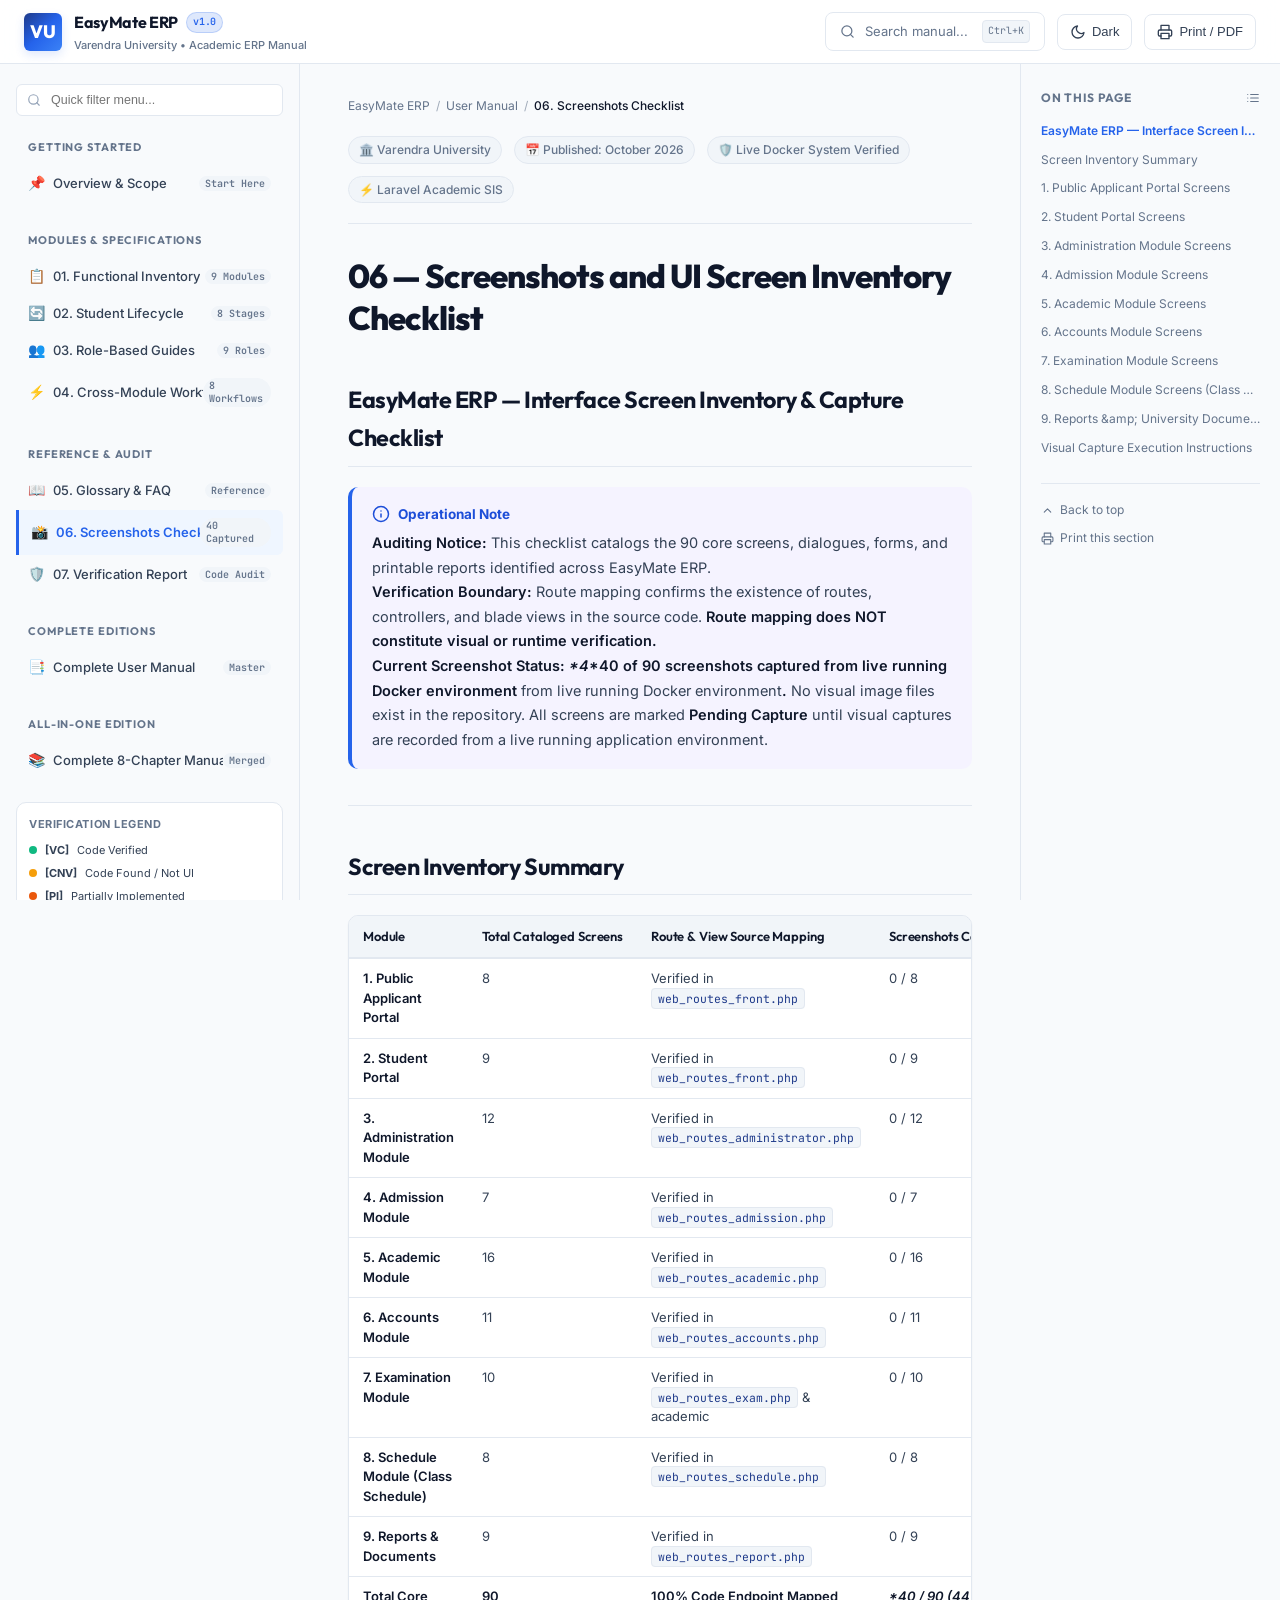
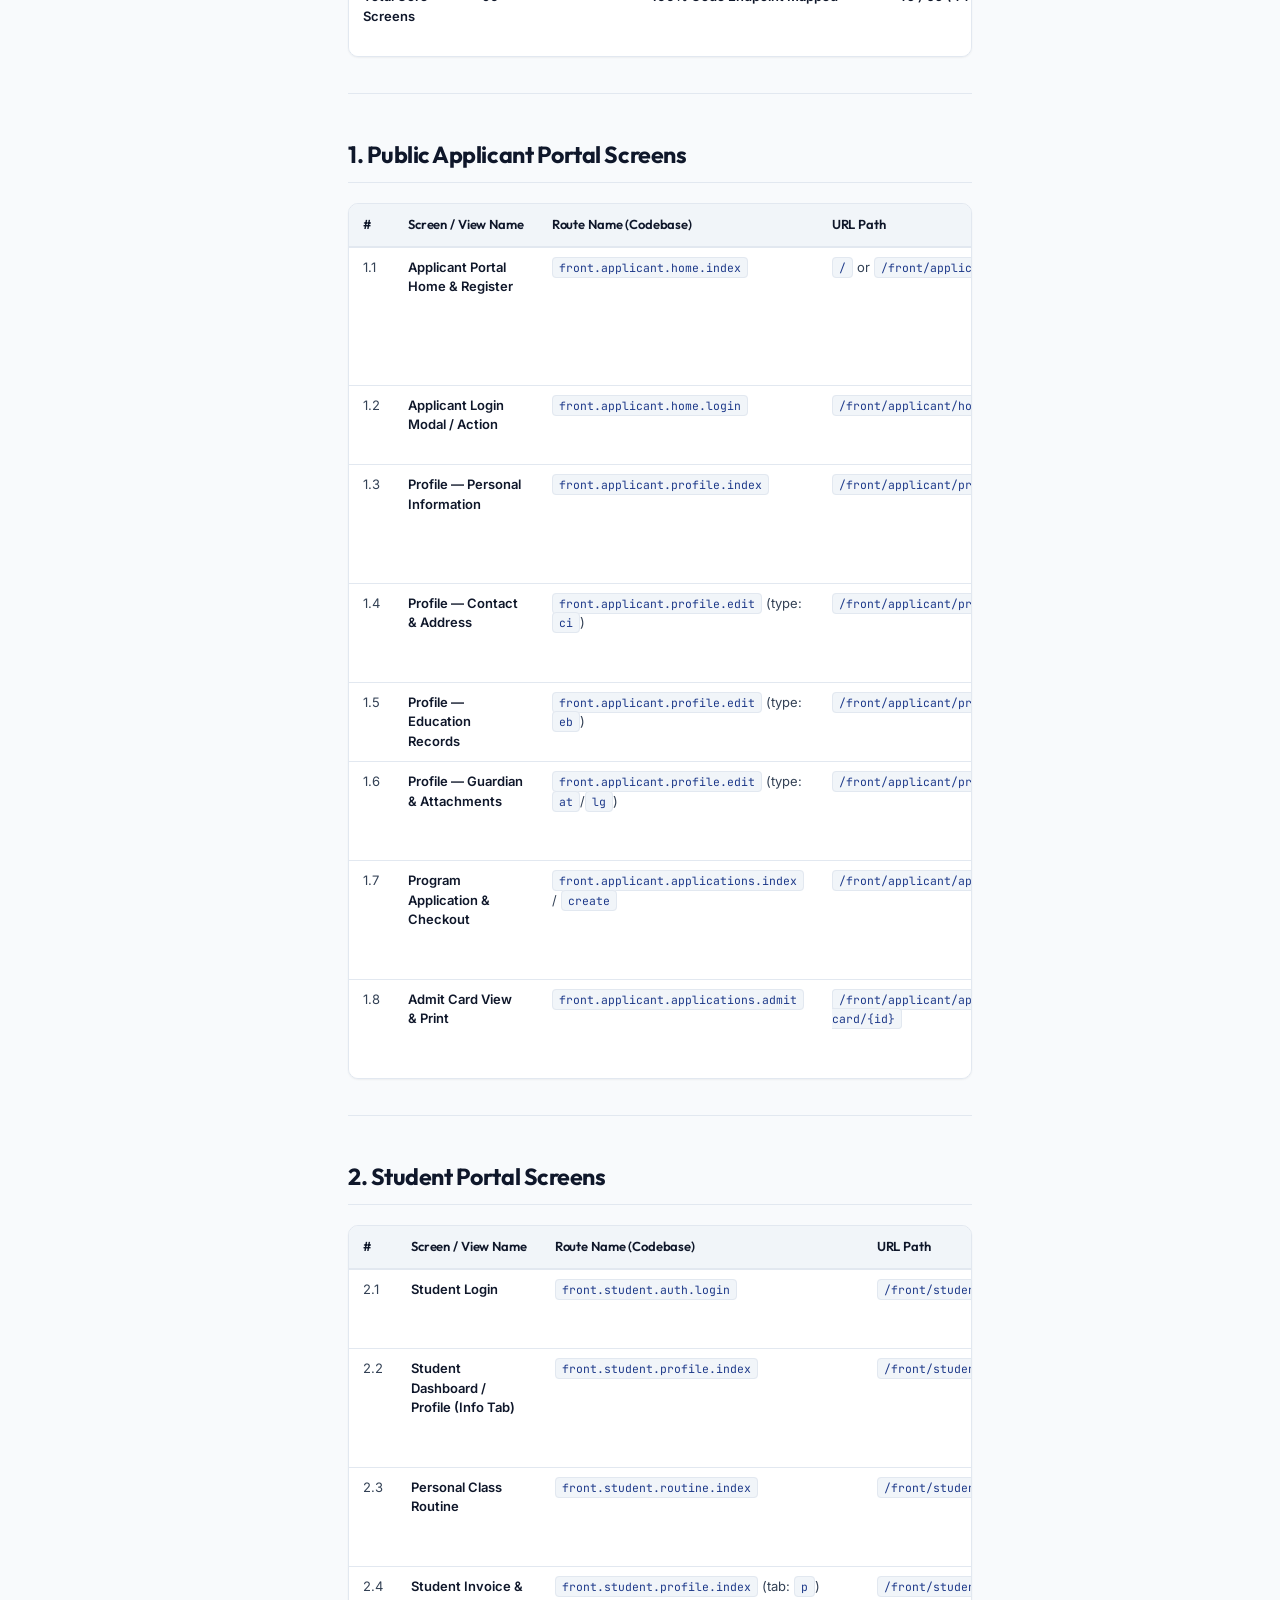
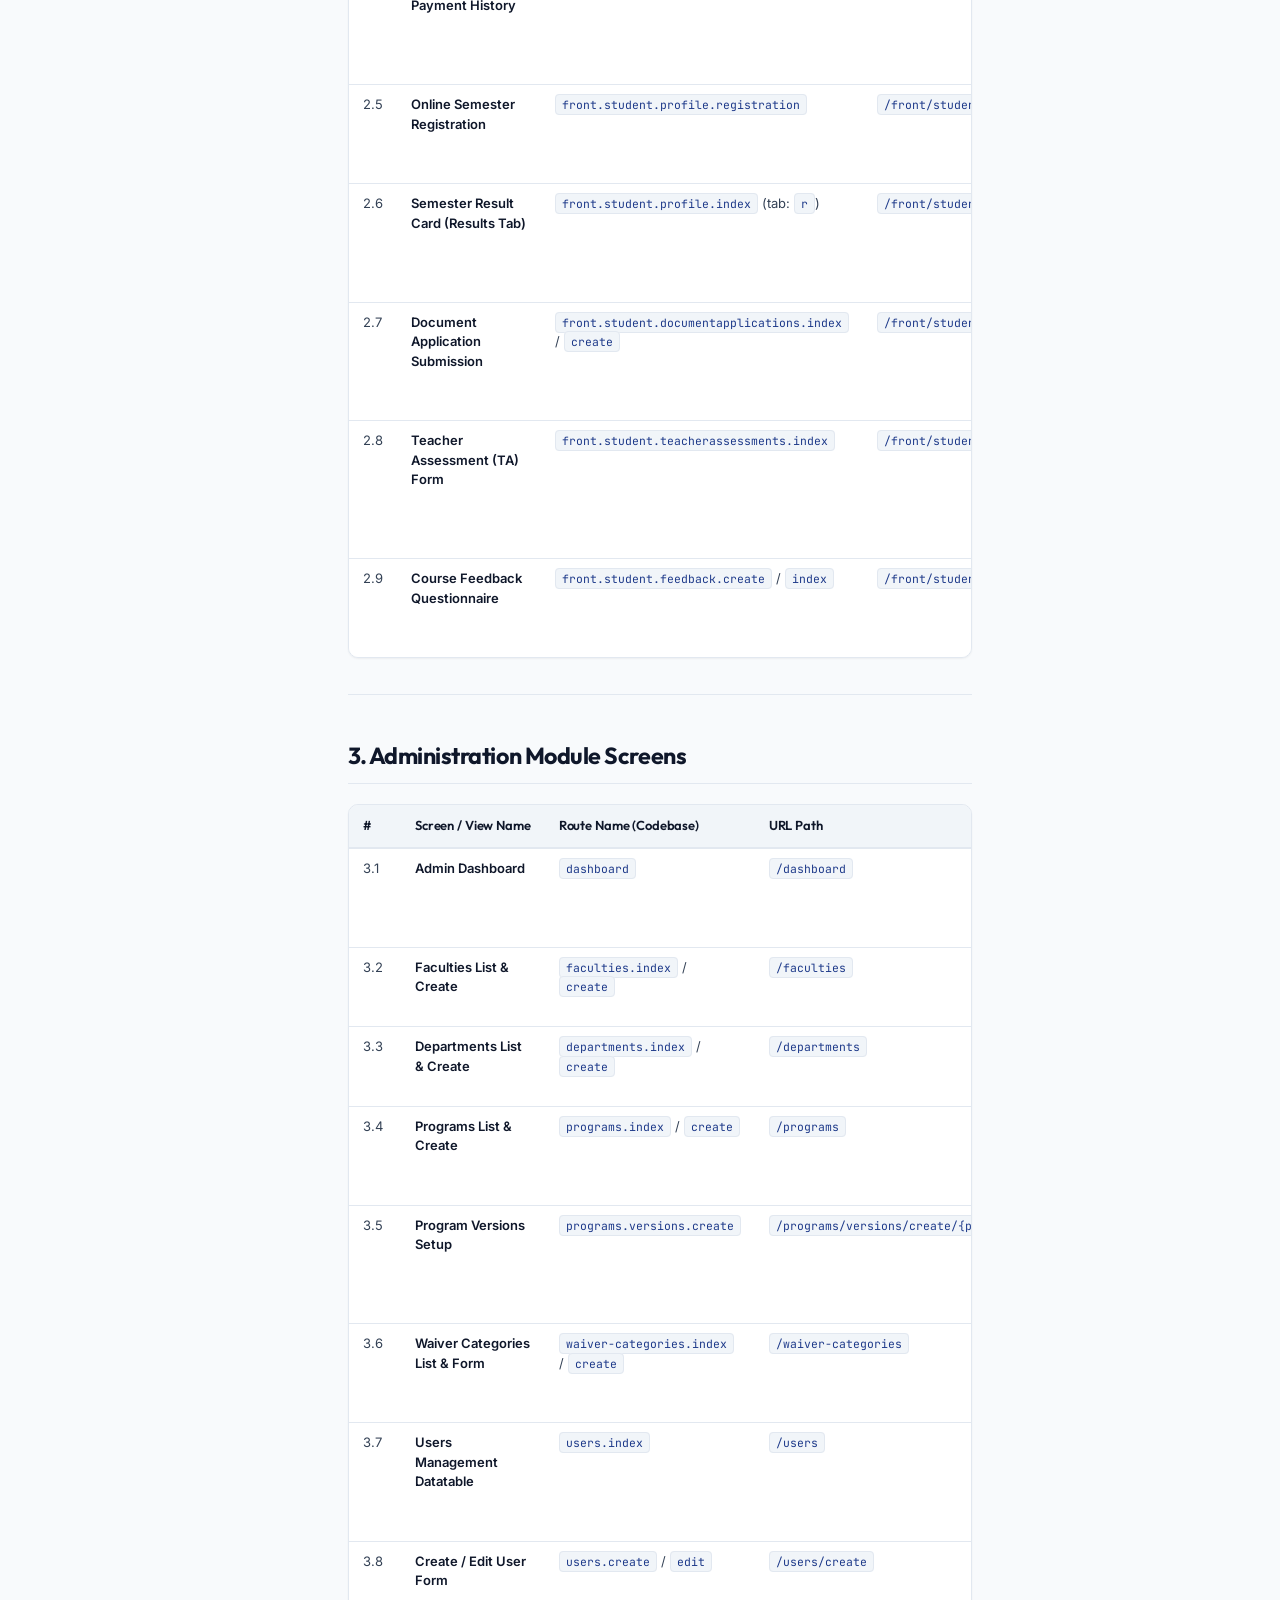
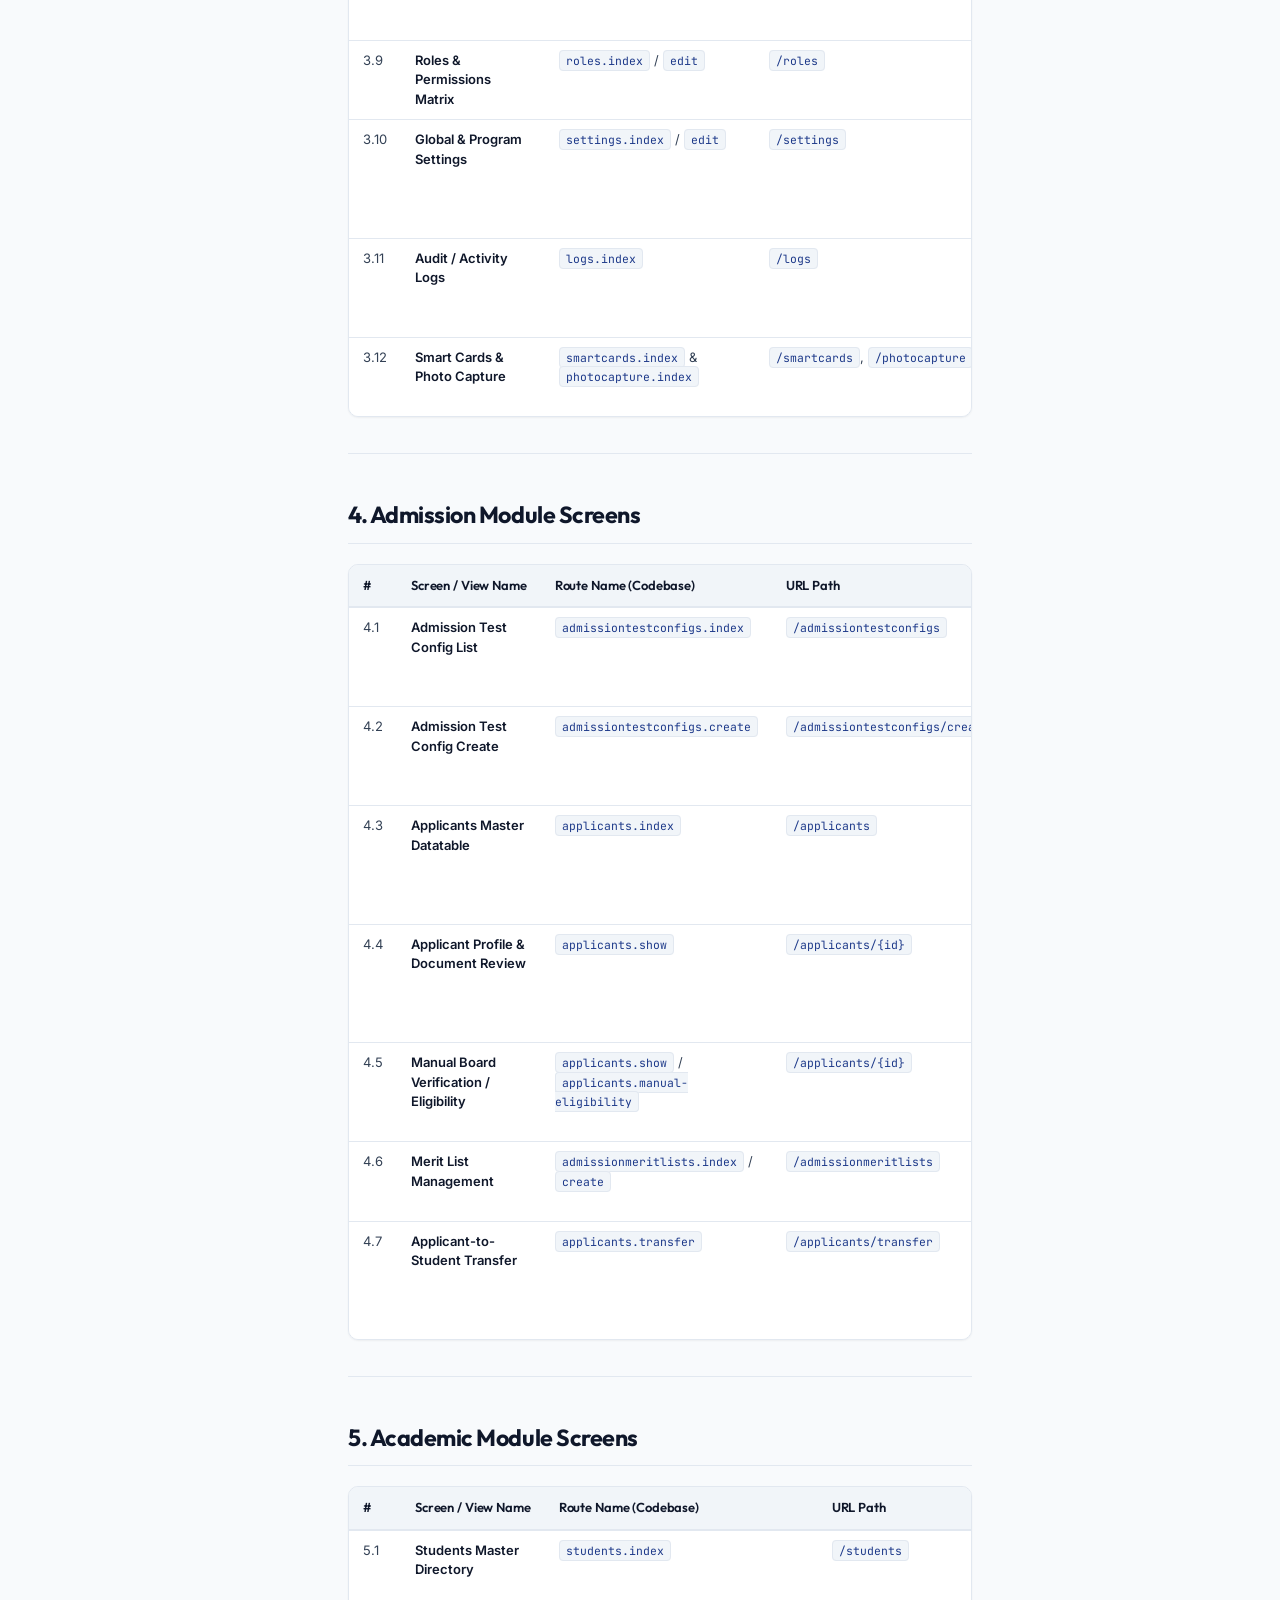
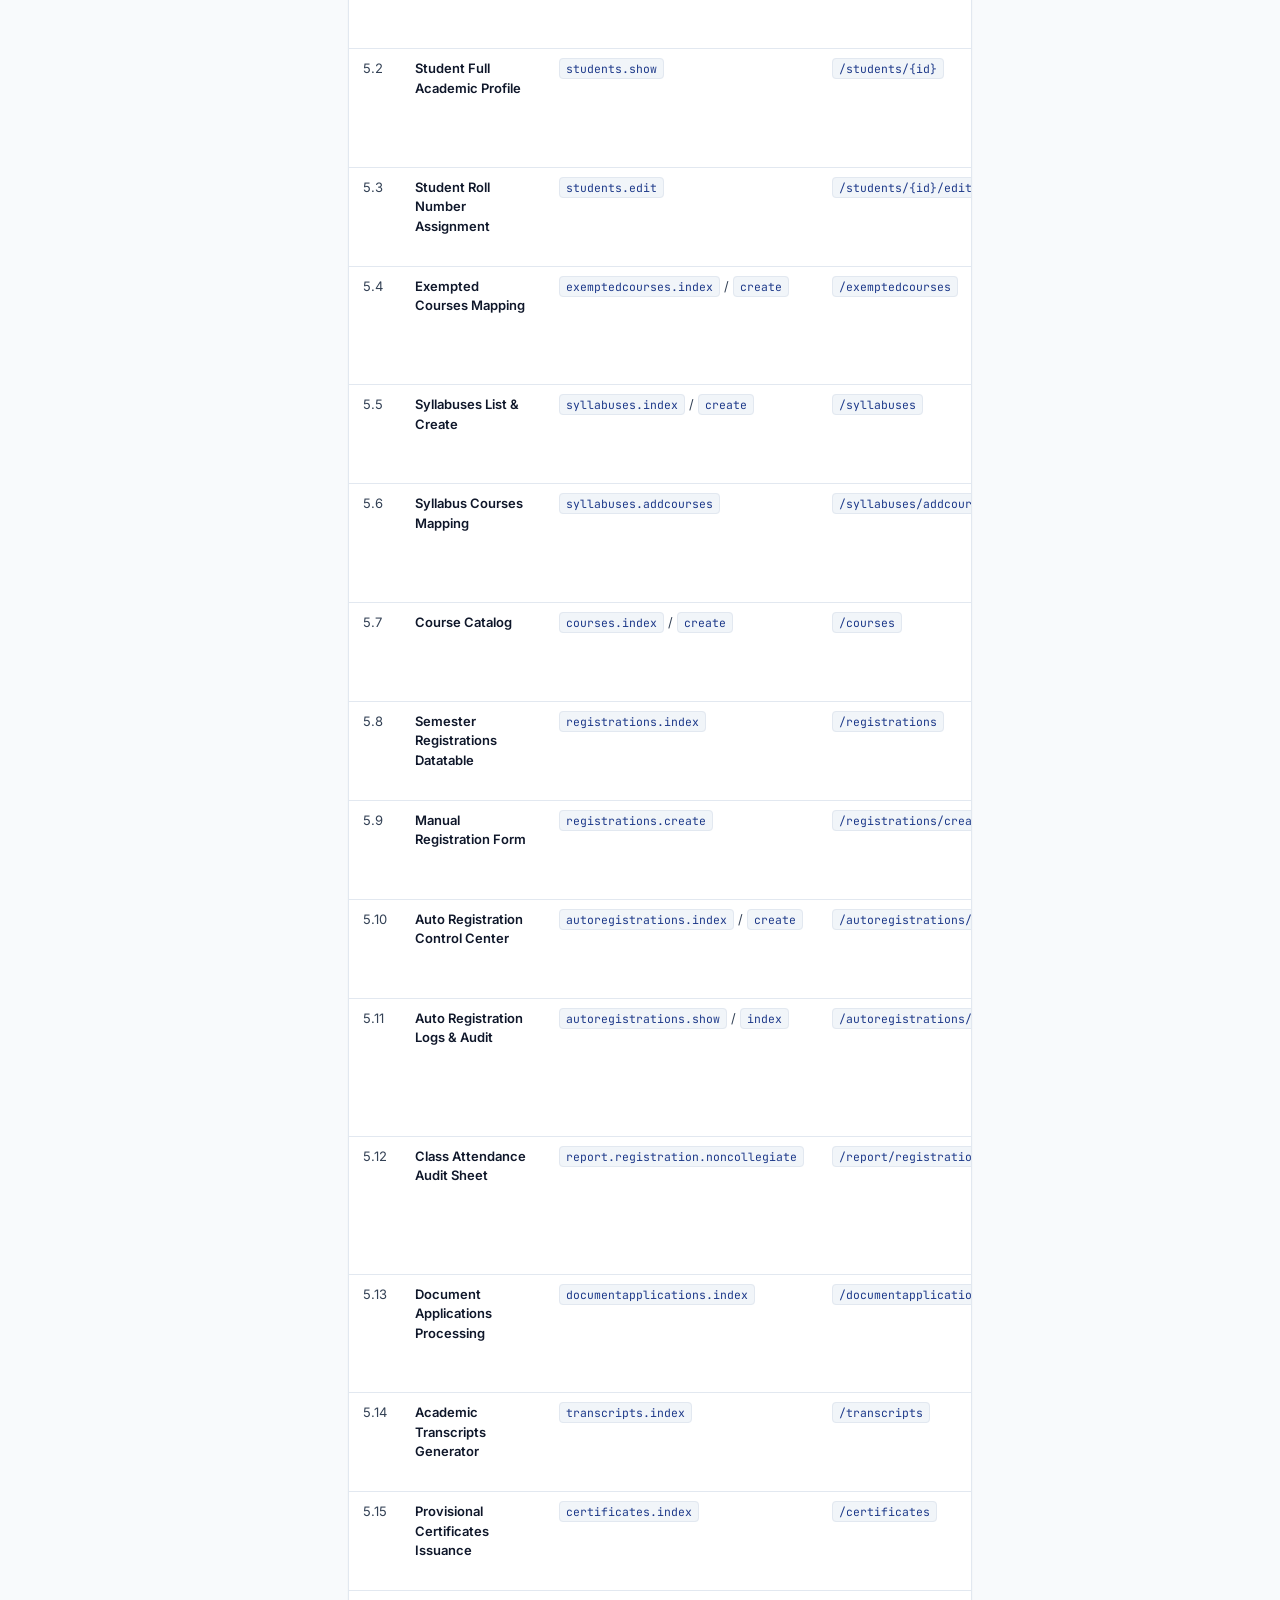
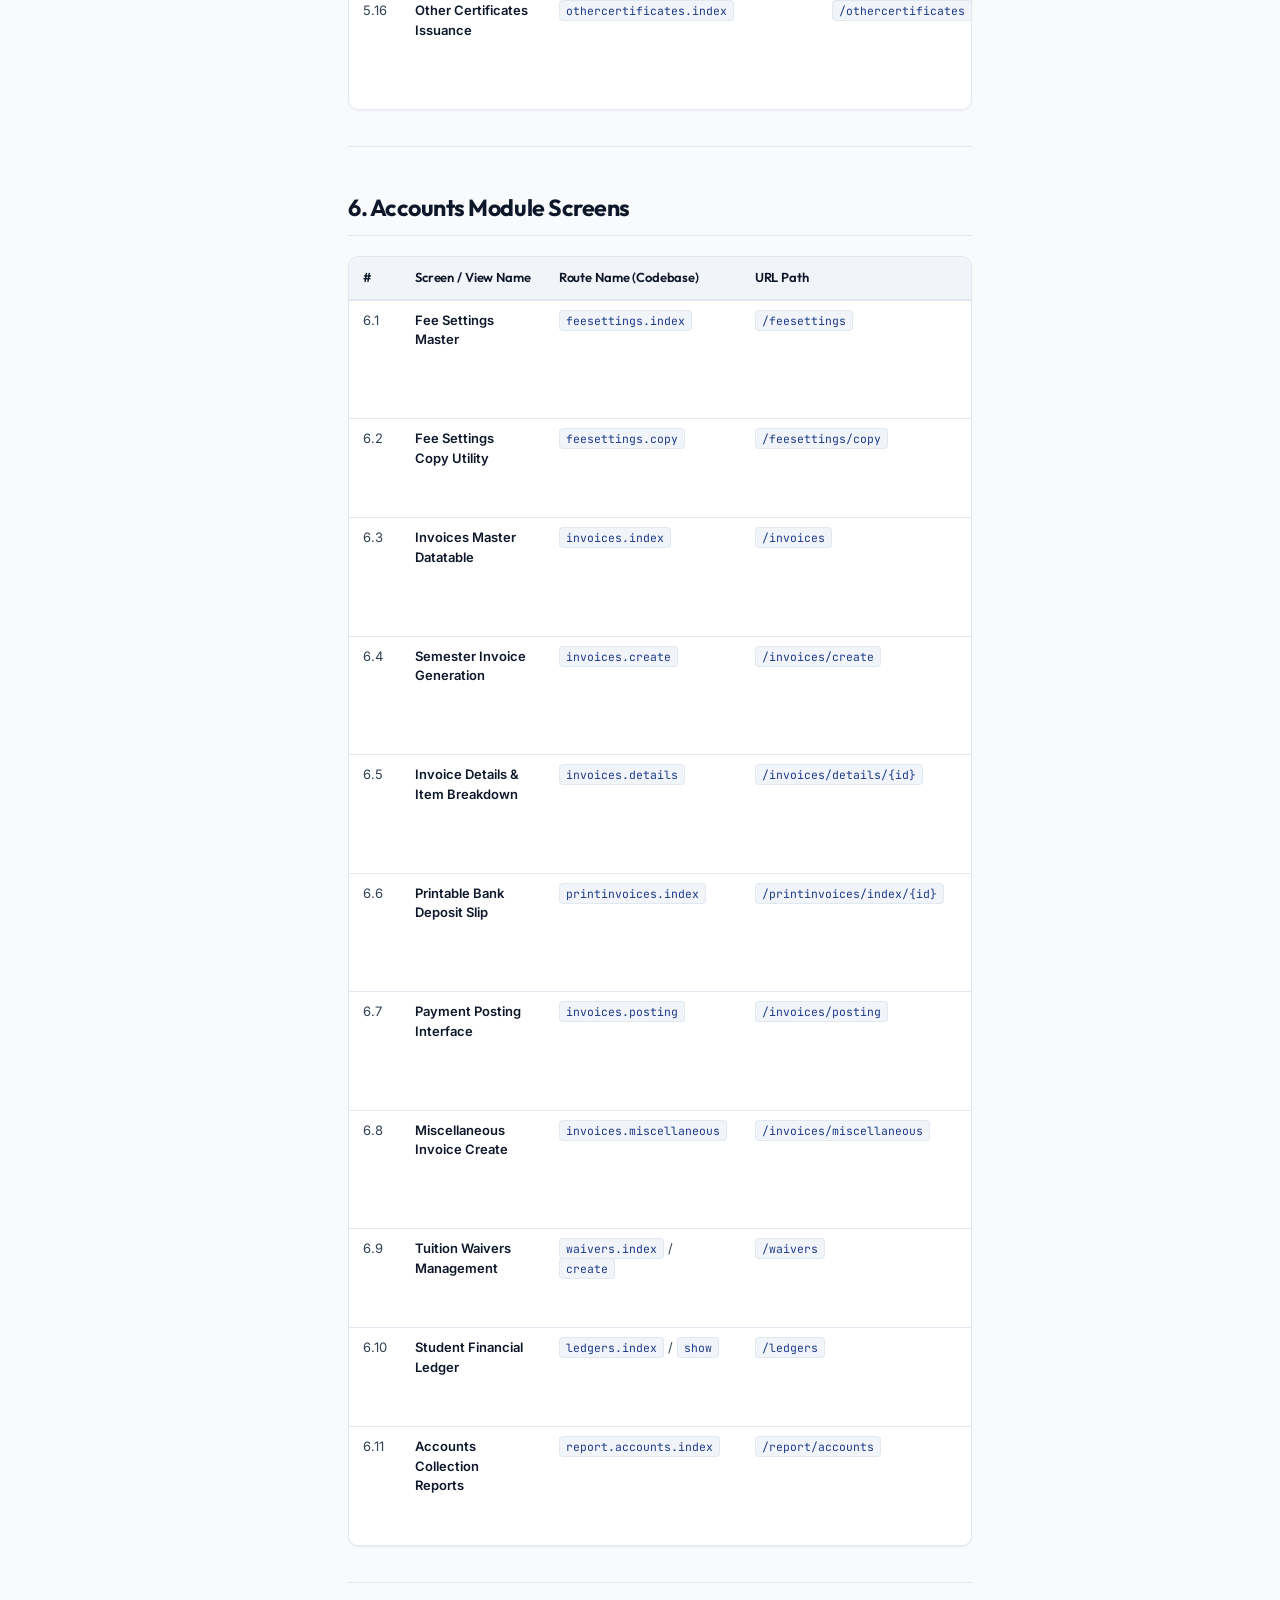
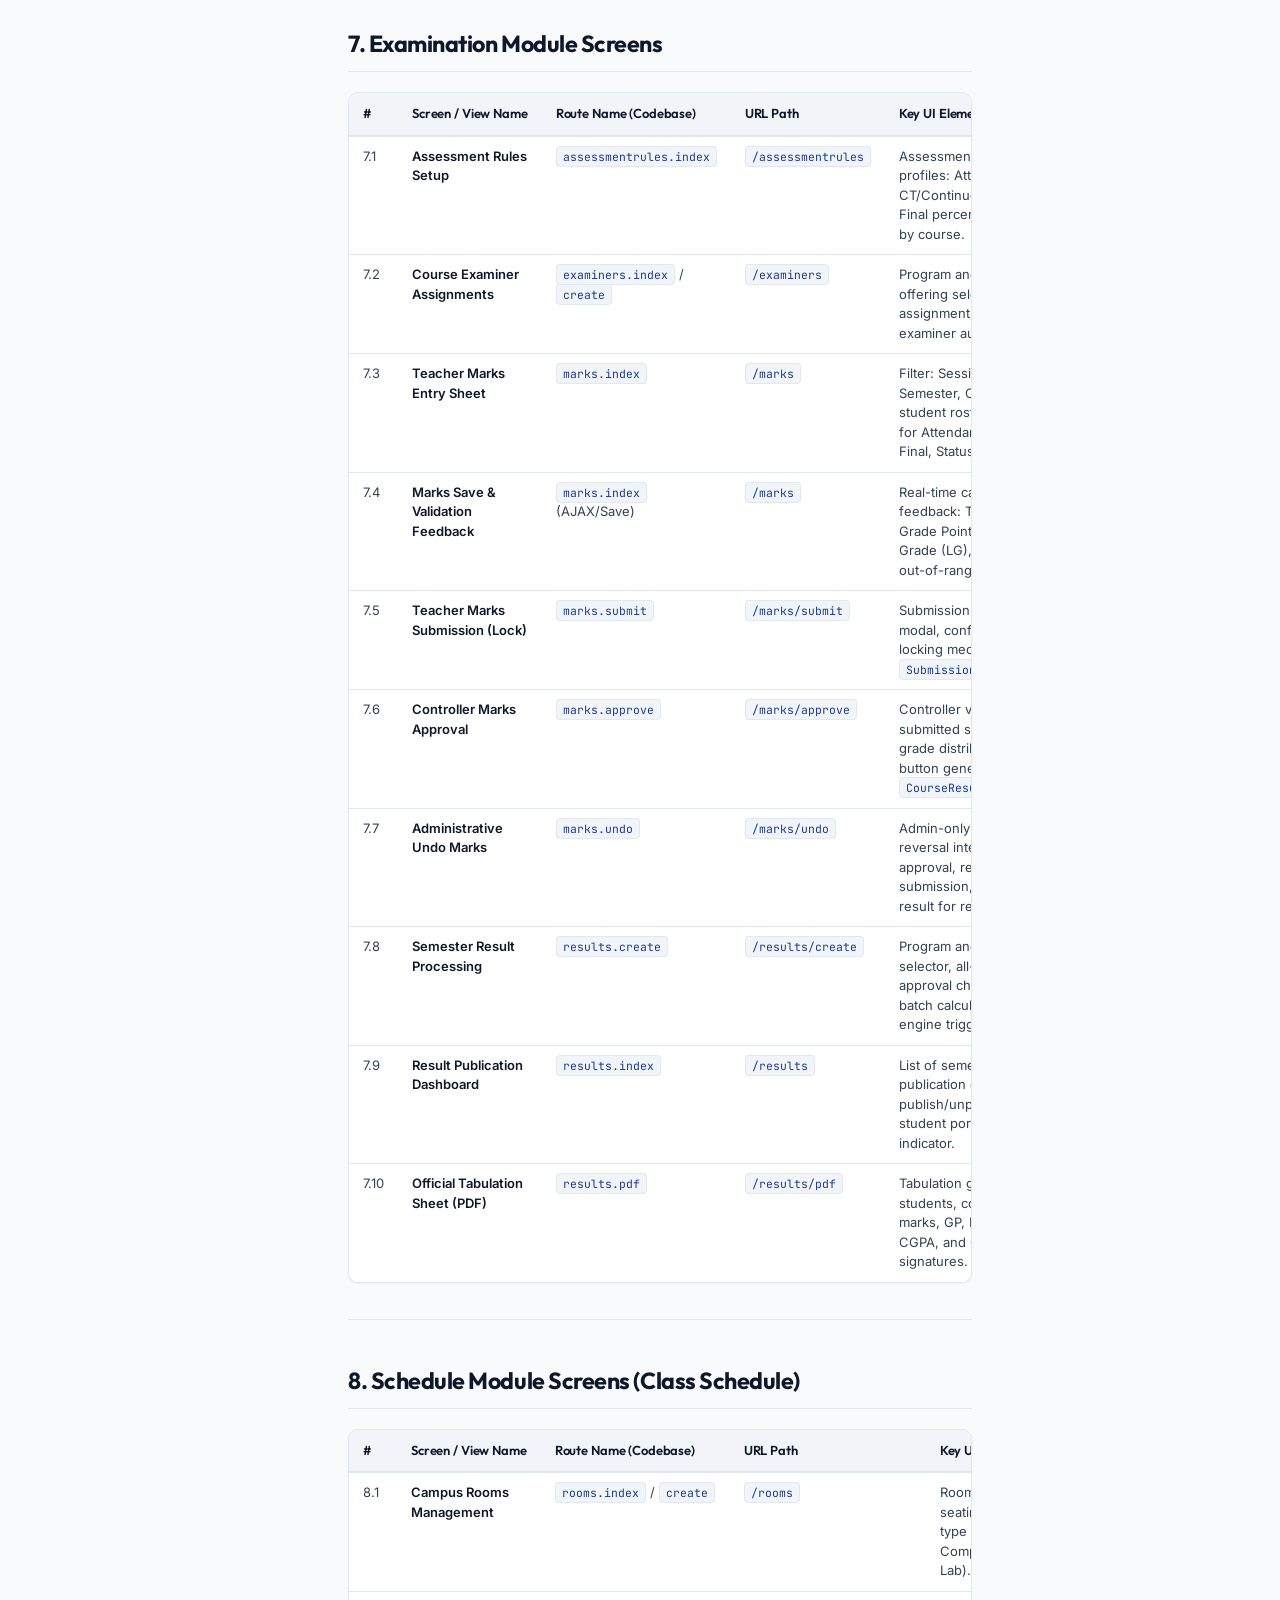
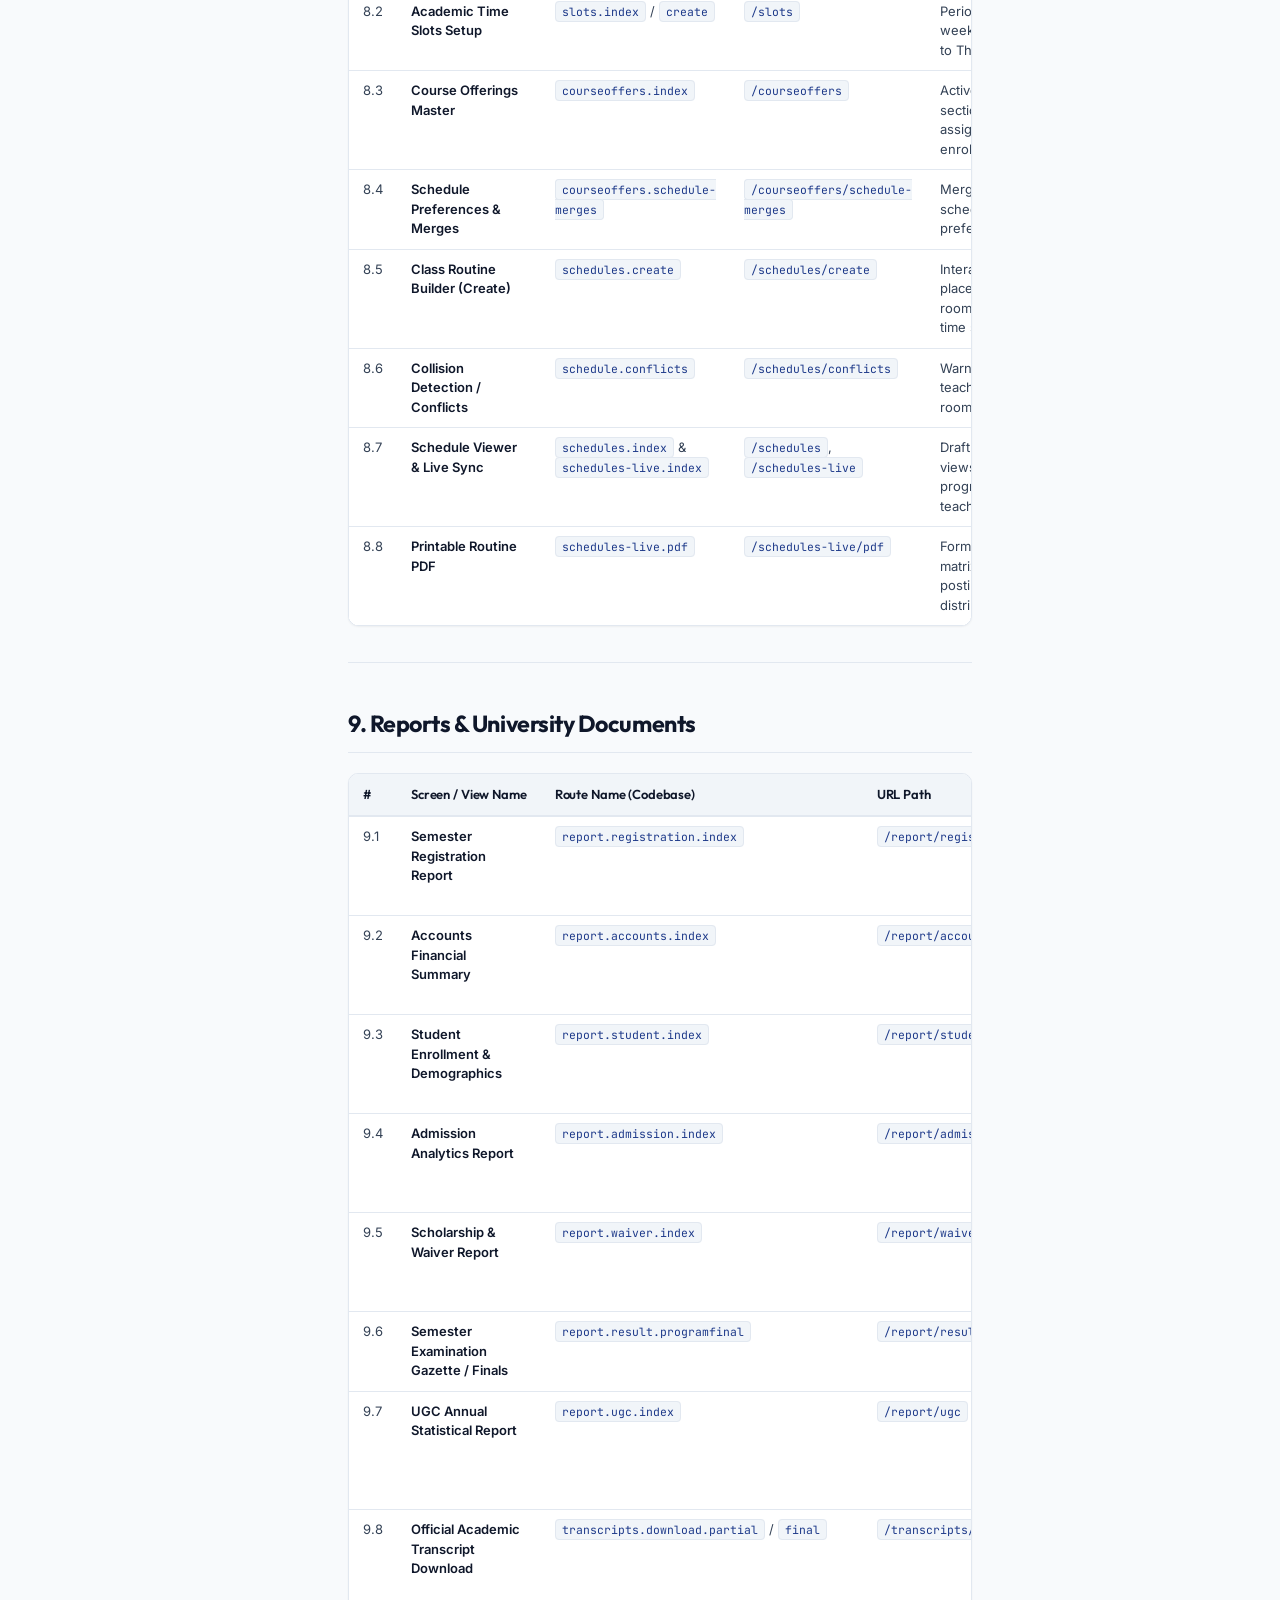
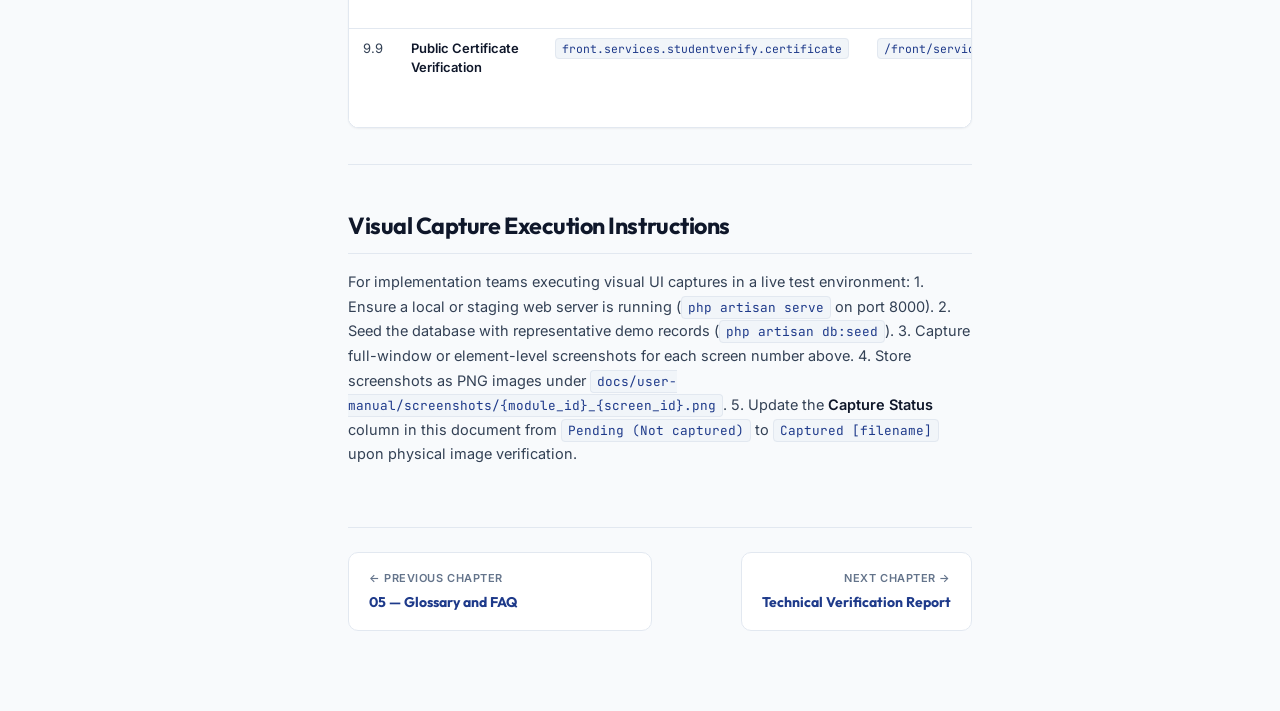
<file: 06-screenshots-checklist.html>
<!DOCTYPE html>
<html lang="en" data-theme="light">
<head>
  <meta charset="utf-8">
  <meta name="viewport" content="width=device-width, initial-scale=1.0">
  <title>06 — Screenshots Checklist — EasyMate ERP Manual | Varendra University</title>
  <meta name="description" content="Varendra University EasyMate ERP User Manual & Operational Reference: Student Lifecycle, Cross-Module Workflows, Roles & Technical Verification.">
  <link rel="stylesheet" href="assets/manual.css">
  <link rel="icon" type="image/svg+xml" href="data:image/svg+xml,<svg xmlns='http://www.w3.org/2000/svg' viewBox='0 0 24 24' fill='%231e3a8a'><path d='M12 2L1 7l11 5 9-4.09V17h2V7L12 2z'/></svg>">
</head>
<body>

  <!-- Top App Header -->
  <header class="app-header">
    <div style="display:flex;align-items:center;gap:16px;">
      <button class="mobile-nav-toggle" id="mobile-nav-toggle" aria-label="Toggle navigation">
        <svg xmlns="http://www.w3.org/2000/svg" width="22" height="22" viewBox="0 0 24 24" fill="none" stroke="currentColor" stroke-width="2" stroke-linecap="round" stroke-linejoin="round"><line x1="3" y1="12" x2="21" y2="12"></line><line x1="3" y1="6" x2="21" y2="6"></line><line x1="3" y1="18" x2="21" y2="18"></line></svg>
      </button>
      <a href="index.html" class="brand-wrapper">
        <div class="brand-logo">VU</div>
        <div class="brand-text">
          <div class="brand-title">
            EasyMate ERP
            <span class="version-tag">v1.0</span>
          </div>
          <div class="brand-subtitle">Varendra University • Academic ERP Manual</div>
        </div>
      </a>
    </div>

    <div class="header-actions">
      <div class="search-trigger" role="button" tabindex="0" title="Search documentation (Ctrl+K)">
        <svg xmlns="http://www.w3.org/2000/svg" width="15" height="15" viewBox="0 0 24 24" fill="none" stroke="currentColor" stroke-width="2" stroke-linecap="round" stroke-linejoin="round"><circle cx="11" cy="11" r="8"></circle><line x1="21" y1="21" x2="16.65" y2="16.65"></line></svg>
        <span>Search manual...</span>
        <kbd>Ctrl+K</kbd>
      </div>

      <button class="header-btn" id="theme-toggle-btn" title="Toggle Dark/Light Mode">
        <svg xmlns="http://www.w3.org/2000/svg" width="16" height="16" viewBox="0 0 24 24" fill="none" stroke="currentColor" stroke-width="2" stroke-linecap="round" stroke-linejoin="round"><path d="M21 12.79A9 9 0 1 1 11.21 3 7 7 0 0 0 21 12.79z"></path></svg>
        Dark
      </button>

      <button class="header-btn print-btn-action" title="Print this manual or Export to PDF">
        <svg xmlns="http://www.w3.org/2000/svg" width="16" height="16" viewBox="0 0 24 24" fill="none" stroke="currentColor" stroke-width="2" stroke-linecap="round" stroke-linejoin="round"><polyline points="6 9 6 2 18 2 18 9"></polyline><path d="M6 18H4a2 2 0 0 1-2-2v-5a2 2 0 0 1 2-2h16a2 2 0 0 1 2 2v5a2 2 0 0 1-2 2h-2"></path><rect x="6" y="14" width="12" height="8"></rect></svg>
        Print / PDF
      </button>
    </div>
  </header>

  <!-- Docs Layout -->
  <div class="docs-layout">

    <!-- Left Sidebar -->
    <aside class="docs-sidebar">
      <div class="sidebar-search-box">
        <input type="text" id="sidebar-filter-input" class="sidebar-search-input" placeholder="Quick filter menu...">
      </div>
      <nav class="sidebar-nav">
  <div class="sidebar-nav-group">
    <div class="sidebar-group-title">Getting Started</div>
    <ul class="sidebar-nav-list">
      <li class="sidebar-nav-item">
        <a href="index.html" class="sidebar-nav-link">
          <span class="nav-label"><span class="nav-icon">📌</span> Overview &amp; Scope</span>
          <span class="nav-badge">Start Here</span>
        </a>
      </li>
    </ul>
  </div>
  <div class="sidebar-nav-group">
    <div class="sidebar-group-title">Modules &amp; Specifications</div>
    <ul class="sidebar-nav-list">
      <li class="sidebar-nav-item">
        <a href="01-functional-inventory.html" class="sidebar-nav-link">
          <span class="nav-label"><span class="nav-icon">📋</span> 01. Functional Inventory</span>
          <span class="nav-badge">9 Modules</span>
        </a>
      </li>
      <li class="sidebar-nav-item">
        <a href="02-student-lifecycle.html" class="sidebar-nav-link">
          <span class="nav-label"><span class="nav-icon">🔄</span> 02. Student Lifecycle</span>
          <span class="nav-badge">8 Stages</span>
        </a>
      </li>
      <li class="sidebar-nav-item">
        <a href="03-role-based-guides.html" class="sidebar-nav-link">
          <span class="nav-label"><span class="nav-icon">👥</span> 03. Role-Based Guides</span>
          <span class="nav-badge">9 Roles</span>
        </a>
      </li>
      <li class="sidebar-nav-item">
        <a href="04-cross-module-workflows.html" class="sidebar-nav-link">
          <span class="nav-label"><span class="nav-icon">⚡</span> 04. Cross-Module Workflows</span>
          <span class="nav-badge">8 Workflows</span>
        </a>
      </li>
    </ul>
  </div>
  <div class="sidebar-nav-group">
    <div class="sidebar-group-title">Reference &amp; Audit</div>
    <ul class="sidebar-nav-list">
      <li class="sidebar-nav-item">
        <a href="05-glossary-and-faq.html" class="sidebar-nav-link">
          <span class="nav-label"><span class="nav-icon">📖</span> 05. Glossary &amp; FAQ</span>
          <span class="nav-badge">Reference</span>
        </a>
      </li>
      <li class="sidebar-nav-item">
        <a href="06-screenshots-checklist.html" class="sidebar-nav-link active">
          <span class="nav-label"><span class="nav-icon">📸</span> 06. Screenshots Checklist</span>
          <span class="nav-badge">40 Captured</span>
        </a>
      </li>
      <li class="sidebar-nav-item">
        <a href="verification-report.html" class="sidebar-nav-link">
          <span class="nav-label"><span class="nav-icon">🛡️</span> 07. Verification Report</span>
          <span class="nav-badge">Code Audit</span>
        </a>
      </li>
    </ul>
  </div>
  <div class="sidebar-nav-group">
    <div class="sidebar-group-title">Complete Editions</div>
    <ul class="sidebar-nav-list">
      <li class="sidebar-nav-item">
        <a href="user-manual.html" class="sidebar-nav-link">
          <span class="nav-label"><span class="nav-icon">📑</span> Complete User Manual</span>
          <span class="nav-badge">Master</span>
        </a>
      </li>
    </ul>
  </div>
  <div class="sidebar-nav-group">
    <div class="sidebar-group-title">All-in-One Edition</div>
    <ul class="sidebar-nav-list">
      <li class="sidebar-nav-item">
        <a href="complete-manual.html" class="sidebar-nav-link">
          <span class="nav-label"><span class="nav-icon">📚</span> Complete 8-Chapter Manual</span>
          <span class="nav-badge">Merged</span>
        </a>
      </li>
    </ul>
  </div>

  <div class="sidebar-legend">
    <div class="sidebar-legend-title">Verification Legend</div>
    <div class="legend-item"><span class="legend-dot" style="background:#10b981;"></span> <strong>[VC]</strong> Code Verified</div>
    <div class="legend-item"><span class="legend-dot" style="background:#f59e0b;"></span> <strong>[CNV]</strong> Code Found / Not UI</div>
    <div class="legend-item"><span class="legend-dot" style="background:#ea580c;"></span> <strong>[PI]</strong> Partially Implemented</div>
    <div class="legend-item"><span class="legend-dot" style="background:#7c3aed;"></span> <strong>[VUI]</strong> Running UI Verified</div>
    <div class="legend-item"><span class="legend-dot" style="background:#0284c7;"></span> <strong>[RDC]</strong> Requires DB / Policy</div>
    <div class="legend-item"><span class="legend-dot" style="background:#dc2626;"></span> <strong>[NF]</strong> Not Found / Excluded</div>
  </div>
</nav>

    </aside>

    <!-- Main Content Area -->
    <main class="docs-main">
      <article class="docs-article">
        
        <nav class="breadcrumbs" aria-label="Breadcrumb">
          <a href="index.html">EasyMate ERP</a>
          <span class="separator">/</span>
          <a href="index.html">User Manual</a>
          <span class="separator">/</span>
          <span class="current">06. Screenshots Checklist</span>
        </nav>

        <div class="doc-header-banner">
          <div class="doc-meta-row">
            <span class="doc-meta-pill">🏛️ Varendra University</span>
            <span class="doc-meta-pill">📅 Published: October 2026</span>
            <span class="doc-meta-pill">🛡️ Live Docker System Verified</span>
            <span class="doc-meta-pill">⚡ Laravel Academic SIS</span>
          </div>
        </div>

        <h1 id="06-screenshots-and-ui-screen-inventory-checklist">06 — Screenshots and UI Screen Inventory Checklist<a href="#06-screenshots-and-ui-screen-inventory-checklist" class="heading-anchor" aria-hidden="true" title="Direct link to this section">#</a></h1>
<h2 id="easymate-erp-interface-screen-inventory-capture-checklist">EasyMate ERP — Interface Screen Inventory &amp; Capture Checklist<a href="#easymate-erp-interface-screen-inventory-capture-checklist" class="heading-anchor" aria-hidden="true" title="Direct link to this section">#</a></h2>
<div class="callout callout-info">
  <div class="callout-title">
    <svg xmlns="http://www.w3.org/2000/svg" width="18" height="18" viewBox="0 0 24 24" fill="none" stroke="currentColor" stroke-width="2" stroke-linecap="round" stroke-linejoin="round"><circle cx="12" cy="12" r="10"></circle><line x1="12" y1="16" x2="12" y2="12"></line><line x1="12" y1="8" x2="12.01" y2="8"></line></svg>
    Operational Note
  </div>
  <p><strong>Auditing Notice:</strong> This checklist catalogs the 90 core screens, dialogues, forms, and printable reports identified across EasyMate ERP.<br />
<strong>Verification Boundary:</strong> Route mapping confirms the existence of routes, controllers, and blade views in the source code. <strong>Route mapping does NOT constitute visual or runtime verification.</strong><br />
<strong>Current Screenshot Status:</strong> <strong><em>*4</em>*40 of 90 screenshots captured from live running Docker environment</strong> from live running Docker environment<strong>.</strong> No visual image files exist in the repository. All screens are marked <strong>Pending Capture</strong> until visual captures are recorded from a live running application environment.</p>
</div>
<hr />
<h2 id="screen-inventory-summary">Screen Inventory Summary<a href="#screen-inventory-summary" class="heading-anchor" aria-hidden="true" title="Direct link to this section">#</a></h2>
<div class="table-wrapper"><table>
<thead>
<tr>
<th>Module</th>
<th>Total Cataloged Screens</th>
<th>Route &amp; View Source Mapping</th>
<th>Screenshots Captured</th>
<th>Capture Status</th>
</tr>
</thead>
<tbody>
<tr>
<td><strong>1. Public Applicant Portal</strong></td>
<td>8</td>
<td>Verified in <code>web_routes_front.php</code></td>
<td>0 / 8</td>
<td>Pending Capture</td>
</tr>
<tr>
<td><strong>2. Student Portal</strong></td>
<td>9</td>
<td>Verified in <code>web_routes_front.php</code></td>
<td>0 / 9</td>
<td>Pending Capture</td>
</tr>
<tr>
<td><strong>3. Administration Module</strong></td>
<td>12</td>
<td>Verified in <code>web_routes_administrator.php</code></td>
<td>0 / 12</td>
<td>Pending Capture</td>
</tr>
<tr>
<td><strong>4. Admission Module</strong></td>
<td>7</td>
<td>Verified in <code>web_routes_admission.php</code></td>
<td>0 / 7</td>
<td>Pending Capture</td>
</tr>
<tr>
<td><strong>5. Academic Module</strong></td>
<td>16</td>
<td>Verified in <code>web_routes_academic.php</code></td>
<td>0 / 16</td>
<td>Pending Capture</td>
</tr>
<tr>
<td><strong>6. Accounts Module</strong></td>
<td>11</td>
<td>Verified in <code>web_routes_accounts.php</code></td>
<td>0 / 11</td>
<td>Pending Capture</td>
</tr>
<tr>
<td><strong>7. Examination Module</strong></td>
<td>10</td>
<td>Verified in <code>web_routes_exam.php</code> &amp; academic</td>
<td>0 / 10</td>
<td>Pending Capture</td>
</tr>
<tr>
<td><strong>8. Schedule Module (Class Schedule)</strong></td>
<td>8</td>
<td>Verified in <code>web_routes_schedule.php</code></td>
<td>0 / 8</td>
<td>Pending Capture</td>
</tr>
<tr>
<td><strong>9. Reports &amp; Documents</strong></td>
<td>9</td>
<td>Verified in <code>web_routes_report.php</code></td>
<td>0 / 9</td>
<td>Pending Capture</td>
</tr>
<tr>
<td><strong>Total Core Screens</strong></td>
<td><strong>90</strong></td>
<td><strong>100% Code Endpoint Mapped</strong></td>
<td><strong><em>*40 / 90 (44%)</em></strong>*</td>
<td><strong><em>*40 Captured, 50 Pending</em></strong>*</td>
</tr>
</tbody>
</table></div>
<hr />
<h2 id="1-public-applicant-portal-screens">1. Public Applicant Portal Screens<a href="#1-public-applicant-portal-screens" class="heading-anchor" aria-hidden="true" title="Direct link to this section">#</a></h2>
<div class="table-wrapper"><table>
<thead>
<tr>
<th>#</th>
<th>Screen / View Name</th>
<th>Route Name (Codebase)</th>
<th>URL Path</th>
<th>Key UI Elements &amp; Audit Focus</th>
<th>Screenshot Status</th>
</tr>
</thead>
<tbody>
<tr>
<td>1.1</td>
<td><strong>Applicant Portal Home &amp; Register</strong></td>
<td><code>front.applicant.home.index</code></td>
<td><code>/</code> or <code>/front/applicant/home</code></td>
<td>SSC/HSC Board dropdowns, roll/reg inputs, mobile number, password confirmation, program admission list with fee breakdown.</td>
<td><span class="badge-captured">✓ Captured</span> <a href="screenshots/01_01_applicant_portal_home.png" target="_blank">View UI Image</a></td>
</tr>
<tr>
<td>1.2</td>
<td><strong>Applicant Login Modal / Action</strong></td>
<td><code>front.applicant.home.login</code></td>
<td><code>/front/applicant/home/login</code></td>
<td>Mobile number and password fields, login submit, session alerts.</td>
<td>Pending (Not captured)</td>
</tr>
<tr>
<td>1.3</td>
<td><strong>Profile — Personal Information</strong></td>
<td><code>front.applicant.profile.index</code></td>
<td><code>/front/applicant/profile</code></td>
<td>Auto-populated board data (Full Name, Father, Mother, DOB, Gender), blood group, religion, nationality, marital status.</td>
<td><span class="badge-captured">✓ Captured</span> <a href="screenshots/01_03_applicant_profile.png" target="_blank">View UI Image</a></td>
</tr>
<tr>
<td>1.4</td>
<td><strong>Profile — Contact &amp; Address</strong></td>
<td><code>front.applicant.profile.edit</code> (type: <code>ci</code>)</td>
<td><code>/front/applicant/profile/edit/ci</code></td>
<td>Present and permanent addresses (District, Upazila, Post Office, Village/Road), emergency contact details.</td>
<td>Pending (Not captured)</td>
</tr>
<tr>
<td>1.5</td>
<td><strong>Profile — Education Records</strong></td>
<td><code>front.applicant.profile.edit</code> (type: <code>eb</code>)</td>
<td><code>/front/applicant/profile/edit/eb</code></td>
<td>SSC/HSC GPA, passing year, institute name, board verification status badges.</td>
<td>Pending (Not captured)</td>
</tr>
<tr>
<td>1.6</td>
<td><strong>Profile — Guardian &amp; Attachments</strong></td>
<td><code>front.applicant.profile.edit</code> (type: <code>at</code>/<code>lg</code>)</td>
<td><code>/front/applicant/profile/edit/at</code></td>
<td>Guardian income, photo upload (passport size), signature upload, certificate document attachments.</td>
<td>Pending (Not captured)</td>
</tr>
<tr>
<td>1.7</td>
<td><strong>Program Application &amp; Checkout</strong></td>
<td><code>front.applicant.applications.index</code> / <code>create</code></td>
<td><code>/front/applicant/applications</code></td>
<td>Program choice selection, quota claims (Freedom Fighter, Tribal), declaration checkbox, fee preview button.</td>
<td>Pending (Not captured)</td>
</tr>
<tr>
<td>1.8</td>
<td><strong>Admit Card View &amp; Print</strong></td>
<td><code>front.applicant.applications.admit</code></td>
<td><code>/front/applicant/applications/admit-card/{id}</code></td>
<td>Applicant roll number, test date, time, venue, barcode/QR code, candidate instructions.</td>
<td>Pending (Not captured)</td>
</tr>
</tbody>
</table></div>
<hr />
<h2 id="2-student-portal-screens">2. Student Portal Screens<a href="#2-student-portal-screens" class="heading-anchor" aria-hidden="true" title="Direct link to this section">#</a></h2>
<div class="table-wrapper"><table>
<thead>
<tr>
<th>#</th>
<th>Screen / View Name</th>
<th>Route Name (Codebase)</th>
<th>URL Path</th>
<th>Key UI Elements &amp; Audit Focus</th>
<th>Screenshot Status</th>
</tr>
</thead>
<tbody>
<tr>
<td>2.1</td>
<td><strong>Student Login</strong></td>
<td><code>front.student.auth.login</code></td>
<td><code>/front/student/login</code></td>
<td>Student University Roll Number input, password field, login failure alerts.</td>
<td><span class="badge-captured">✓ Captured</span> <a href="screenshots/02_01_student_login.png" target="_blank">View UI Image</a></td>
</tr>
<tr>
<td>2.2</td>
<td><strong>Student Dashboard / Profile (Info Tab)</strong></td>
<td><code>front.student.profile.index</code></td>
<td><code>/front/student/profile?type=i</code></td>
<td>Enrolled program, current semester, batch number, advisor name, active registration summary badge.</td>
<td><span class="badge-captured">✓ Captured</span> <a href="screenshots/02_02_student_profile_info.png" target="_blank">View UI Image</a></td>
</tr>
<tr>
<td>2.3</td>
<td><strong>Personal Class Routine</strong></td>
<td><code>front.student.routine.index</code></td>
<td><code>/front/student/routine</code></td>
<td>Weekly timetable grid (Sun–Thu), enrolled courses, assigned room numbers, PDF download button.</td>
<td><span class="badge-captured">✓ Captured</span> <a href="screenshots/02_03_student_routine.png" target="_blank">View UI Image</a></td>
</tr>
<tr>
<td>2.4</td>
<td><strong>Student Invoice &amp; Payment History</strong></td>
<td><code>front.student.profile.index</code> (tab: <code>p</code>)</td>
<td><code>/front/student/profile?type=p</code></td>
<td>List of semester and miscellaneous invoices, installment breakdown, payment status, printable slip trigger.</td>
<td><span class="badge-captured">✓ Captured</span> <a href="screenshots/02_04_student_invoices.png" target="_blank">View UI Image</a></td>
</tr>
<tr>
<td>2.5</td>
<td><strong>Online Semester Registration</strong></td>
<td><code>front.student.profile.registration</code></td>
<td><code>/front/student/profile/registration</code></td>
<td>Course selection for retake/improvement, credit counter, submit registration button.</td>
<td><span class="badge-captured">✓ Captured</span> <a href="screenshots/02_05_student_registration.png" target="_blank">View UI Image</a></td>
</tr>
<tr>
<td>2.6</td>
<td><strong>Semester Result Card (Results Tab)</strong></td>
<td><code>front.student.profile.index</code> (tab: <code>r</code>)</td>
<td><code>/front/student/profile?type=r</code></td>
<td>Published semester results, course-wise Letter Grades (LG) and Grade Points (GP), calculated SGPA and batch rank.</td>
<td><span class="badge-captured">✓ Captured</span> <a href="screenshots/02_06_student_result_card.png" target="_blank">View UI Image</a></td>
</tr>
<tr>
<td>2.7</td>
<td><strong>Document Application Submission</strong></td>
<td><code>front.student.documentapplications.index</code> / <code>create</code></td>
<td><code>/front/student/documentapplications</code></td>
<td>Dropdown for document type (Transcript, Provisional Certificate, Testimonial, Migration), fee indicator, application status tracker.</td>
<td><span class="badge-captured">✓ Captured</span> <a href="screenshots/02_07_student_document_application.png" target="_blank">View UI Image</a></td>
</tr>
<tr>
<td>2.8</td>
<td><strong>Teacher Assessment (TA) Form</strong></td>
<td><code>front.student.teacherassessments.index</code></td>
<td><code>/front/student/teacherassessments</code></td>
<td>Active during evaluation window; Likert-scale questions per assigned teacher, confidentiality notice, submit response button.</td>
<td>Pending (Not captured)</td>
</tr>
<tr>
<td>2.9</td>
<td><strong>Course Feedback Questionnaire</strong></td>
<td><code>front.student.feedback.create</code> / <code>index</code></td>
<td><code>/front/student/feedback</code></td>
<td>Course curriculum feedback survey, rating radio buttons, submission confirmation.</td>
<td>Pending (Not captured)</td>
</tr>
</tbody>
</table></div>
<hr />
<h2 id="3-administration-module-screens">3. Administration Module Screens<a href="#3-administration-module-screens" class="heading-anchor" aria-hidden="true" title="Direct link to this section">#</a></h2>
<div class="table-wrapper"><table>
<thead>
<tr>
<th>#</th>
<th>Screen / View Name</th>
<th>Route Name (Codebase)</th>
<th>URL Path</th>
<th>Key UI Elements &amp; Audit Focus</th>
<th>Screenshot Status</th>
</tr>
</thead>
<tbody>
<tr>
<td>3.1</td>
<td><strong>Admin Dashboard</strong></td>
<td><code>dashboard</code></td>
<td><code>/dashboard</code></td>
<td>System status metrics, active session badge, quick navigation cards across all academic modules.</td>
<td><span class="badge-captured">✓ Captured</span> <a href="screenshots/03_01_admin_dashboard.png" target="_blank">View UI Image</a></td>
</tr>
<tr>
<td>3.2</td>
<td><strong>Faculties List &amp; Create</strong></td>
<td><code>faculties.index</code> / <code>create</code></td>
<td><code>/faculties</code></td>
<td>Datatable of faculties, dean details, form for creating faculty name and code.</td>
<td><span class="badge-captured">✓ Captured</span> <a href="screenshots/03_02_faculties.png" target="_blank">View UI Image</a></td>
</tr>
<tr>
<td>3.3</td>
<td><strong>Departments List &amp; Create</strong></td>
<td><code>departments.index</code> / <code>create</code></td>
<td><code>/departments</code></td>
<td>Department table, faculty association dropdown, department head mapping.</td>
<td><span class="badge-captured">✓ Captured</span> <a href="screenshots/03_03_departments.png" target="_blank">View UI Image</a></td>
</tr>
<tr>
<td>3.4</td>
<td><strong>Programs List &amp; Create</strong></td>
<td><code>programs.index</code> / <code>create</code></td>
<td><code>/programs</code></td>
<td>Academic programs table, department filter, degree level (Undergraduate / Graduate), program code.</td>
<td><span class="badge-captured">✓ Captured</span> <a href="screenshots/03_04_programs.png" target="_blank">View UI Image</a></td>
</tr>
<tr>
<td>3.5</td>
<td><strong>Program Versions Setup</strong></td>
<td><code>programs.versions.create</code></td>
<td><code>/programs/versions/create/{program_id}</code></td>
<td><code>semesters_per_year</code> selector, <code>total_years</code> duration, <code>payment_installments</code> rule (2 or 3).</td>
<td>Pending (Not captured)</td>
</tr>
<tr>
<td>3.6</td>
<td><strong>Waiver Categories List &amp; Form</strong></td>
<td><code>waiver-categories.index</code> / <code>create</code></td>
<td><code>/waiver-categories</code></td>
<td>Table of scholarship categories, discount percentage input, active status toggle.</td>
<td><span class="badge-captured">✓ Captured</span> <a href="screenshots/03_06_waiver_categories.png" target="_blank">View UI Image</a></td>
</tr>
<tr>
<td>3.7</td>
<td><strong>Users Management Datatable</strong></td>
<td><code>users.index</code></td>
<td><code>/users</code></td>
<td>Server-side datatable, search by name/email, assigned roles, faculty/department access scope badges.</td>
<td><span class="badge-captured">✓ Captured</span> <a href="screenshots/03_07_users.png" target="_blank">View UI Image</a></td>
</tr>
<tr>
<td>3.8</td>
<td><strong>Create / Edit User Form</strong></td>
<td><code>users.create</code> / <code>edit</code></td>
<td><code>/users/create</code></td>
<td>User name, official email, department assignment, multi-select roles, multi-select faculty scopes.</td>
<td>Pending (Not captured)</td>
</tr>
<tr>
<td>3.9</td>
<td><strong>Roles &amp; Permissions Matrix</strong></td>
<td><code>roles.index</code> / <code>edit</code></td>
<td><code>/roles</code></td>
<td>Role list, checkbox matrix for granular permissions.</td>
<td><span class="badge-captured">✓ Captured</span> <a href="screenshots/03_09_roles.png" target="_blank">View UI Image</a></td>
</tr>
<tr>
<td>3.10</td>
<td><strong>Global &amp; Program Settings</strong></td>
<td><code>settings.index</code> / <code>edit</code></td>
<td><code>/settings</code></td>
<td>Setting ID 1 (Current Session), Setting 2–5 (Registration &amp; Payment Deadlines), global vs program override fields.</td>
<td><span class="badge-captured">✓ Captured</span> <a href="screenshots/03_10_settings.png" target="_blank">View UI Image</a></td>
</tr>
<tr>
<td>3.11</td>
<td><strong>Audit / Activity Logs</strong></td>
<td><code>logs.index</code></td>
<td><code>/logs</code></td>
<td>System activity log table: user ID, action event, affected model, IP address, timestamp.</td>
<td>Pending (Not captured)</td>
</tr>
<tr>
<td>3.12</td>
<td><strong>Smart Cards &amp; Photo Capture</strong></td>
<td><code>smartcards.index</code> &amp; <code>photocapture.index</code></td>
<td><code>/smartcards</code>, <code>/photocapture</code></td>
<td>RFID issuance tracking and webcam/batch photo capture upload interface.</td>
<td>Pending (Not captured)</td>
</tr>
</tbody>
</table></div>
<hr />
<h2 id="4-admission-module-screens">4. Admission Module Screens<a href="#4-admission-module-screens" class="heading-anchor" aria-hidden="true" title="Direct link to this section">#</a></h2>
<div class="table-wrapper"><table>
<thead>
<tr>
<th>#</th>
<th>Screen / View Name</th>
<th>Route Name (Codebase)</th>
<th>URL Path</th>
<th>Key UI Elements &amp; Audit Focus</th>
<th>Screenshot Status</th>
</tr>
</thead>
<tbody>
<tr>
<td>4.1</td>
<td><strong>Admission Test Config List</strong></td>
<td><code>admissiontestconfigs.index</code></td>
<td><code>/admissiontestconfigs</code></td>
<td>Configured tests by program and session, test date, time, venue, admit card availability dates.</td>
<td><span class="badge-captured">✓ Captured</span> <a href="screenshots/04_01_admissiontestconfigs.png" target="_blank">View UI Image</a></td>
</tr>
<tr>
<td>4.2</td>
<td><strong>Admission Test Config Create</strong></td>
<td><code>admissiontestconfigs.create</code></td>
<td><code>/admissiontestconfigs/create</code></td>
<td>Program dropdown, session dropdown, date/time pickers, <code>form_online</code> fee toggle.</td>
<td>Pending (Not captured)</td>
</tr>
<tr>
<td>4.3</td>
<td><strong>Applicants Master Datatable</strong></td>
<td><code>applicants.index</code></td>
<td><code>/applicants</code></td>
<td>Datatable of all applicants, search by mobile/roll, payment status badge, board verification status badge.</td>
<td><span class="badge-captured">✓ Captured</span> <a href="screenshots/04_03_applicants.png" target="_blank">View UI Image</a></td>
</tr>
<tr>
<td>4.4</td>
<td><strong>Applicant Profile &amp; Document Review</strong></td>
<td><code>applicants.show</code></td>
<td><code>/applicants/{id}</code></td>
<td>Comprehensive view of applicant personal data, board results, uploaded photo/signature, fee payment record.</td>
<td>Pending (Not captured)</td>
</tr>
<tr>
<td>4.5</td>
<td><strong>Manual Board Verification / Eligibility</strong></td>
<td><code>applicants.show</code> / <code>applicants.manual-eligibility</code></td>
<td><code>/applicants/{id}</code></td>
<td>Inspection of applicant entered data vs physical certificates, manual eligibility override button.</td>
<td>Pending (Not captured)</td>
</tr>
<tr>
<td>4.6</td>
<td><strong>Merit List Management</strong></td>
<td><code>admissionmeritlists.index</code> / <code>create</code></td>
<td><code>/admissionmeritlists</code></td>
<td>Merit list generation by program, entrance test mark import, rank ordering.</td>
<td>Pending (Not captured)</td>
</tr>
<tr>
<td>4.7</td>
<td><strong>Applicant-to-Student Transfer</strong></td>
<td><code>applicants.transfer</code></td>
<td><code>/applicants/transfer</code></td>
<td>Transfer confirmation interface: verifies fee clearance, converts applicant into <code>Student</code> record.</td>
<td>Pending (Not captured)</td>
</tr>
</tbody>
</table></div>
<hr />
<h2 id="5-academic-module-screens">5. Academic Module Screens<a href="#5-academic-module-screens" class="heading-anchor" aria-hidden="true" title="Direct link to this section">#</a></h2>
<div class="table-wrapper"><table>
<thead>
<tr>
<th>#</th>
<th>Screen / View Name</th>
<th>Route Name (Codebase)</th>
<th>URL Path</th>
<th>Key UI Elements &amp; Audit Focus</th>
<th>Screenshot Status</th>
</tr>
</thead>
<tbody>
<tr>
<td>5.1</td>
<td><strong>Students Master Directory</strong></td>
<td><code>students.index</code></td>
<td><code>/students</code></td>
<td>Datatable of active students, search by Roll/Name/Session, department filter, status badge.</td>
<td><span class="badge-captured">✓ Captured</span> <a href="screenshots/05_01_students.png" target="_blank">View UI Image</a></td>
</tr>
<tr>
<td>5.2</td>
<td><strong>Student Full Academic Profile</strong></td>
<td><code>students.show</code></td>
<td><code>/students/{id}</code></td>
<td>Student overview: personal details, syllabus, completed credits, current CGPA, ledger summary, registration history.</td>
<td>Pending (Not captured)</td>
</tr>
<tr>
<td>5.3</td>
<td><strong>Student Roll Number Assignment</strong></td>
<td><code>students.edit</code></td>
<td><code>/students/{id}/edit</code></td>
<td>Input field for assigning official University Roll Number, batch mapping, group allocation.</td>
<td>Pending (Not captured)</td>
</tr>
<tr>
<td>5.4</td>
<td><strong>Exempted Courses Mapping</strong></td>
<td><code>exemptedcourses.index</code> / <code>create</code></td>
<td><code>/exemptedcourses</code></td>
<td>Credit transfer interface: course selection, transferred credit hours, institution reference, exempted GP.</td>
<td>Pending (Not captured)</td>
</tr>
<tr>
<td>5.5</td>
<td><strong>Syllabuses List &amp; Create</strong></td>
<td><code>syllabuses.index</code> / <code>create</code></td>
<td><code>/syllabuses</code></td>
<td>Syllabus name, program association, intake session binding, total required credits.</td>
<td><span class="badge-captured">✓ Captured</span> <a href="screenshots/05_05_syllabuses.png" target="_blank">View UI Image</a></td>
</tr>
<tr>
<td>5.6</td>
<td><strong>Syllabus Courses Mapping</strong></td>
<td><code>syllabuses.addcourses</code></td>
<td><code>/syllabuses/addcourses/{id}</code></td>
<td>Semester-by-semester course grid, credit hours, contact hours, theory/lab classification, elective groups.</td>
<td>Pending (Not captured)</td>
</tr>
<tr>
<td>5.7</td>
<td><strong>Course Catalog</strong></td>
<td><code>courses.index</code> / <code>create</code></td>
<td><code>/courses</code></td>
<td>Master course database: Course Code, Title, Credits, <code>theory</code> flag (1 = Theory, 0 = Lab/Sessional).</td>
<td><span class="badge-captured">✓ Captured</span> <a href="screenshots/05_07_courses.png" target="_blank">View UI Image</a></td>
</tr>
<tr>
<td>5.8</td>
<td><strong>Semester Registrations Datatable</strong></td>
<td><code>registrations.index</code></td>
<td><code>/registrations</code></td>
<td>Registration list filtered by session, program, semester; registration type badges.</td>
<td><span class="badge-captured">✓ Captured</span> <a href="screenshots/05_08_registrations.png" target="_blank">View UI Image</a></td>
</tr>
<tr>
<td>5.9</td>
<td><strong>Manual Registration Form</strong></td>
<td><code>registrations.create</code></td>
<td><code>/registrations/create</code></td>
<td>Student roll lookup, course selection table (regular, retake, improvement), section assignment.</td>
<td>Pending (Not captured)</td>
</tr>
<tr>
<td>5.10</td>
<td><strong>Auto Registration Control Center</strong></td>
<td><code>autoregistrations.index</code> / <code>create</code></td>
<td><code>/autoregistrations/create</code></td>
<td>Target program selector, target session selector, start auto-registration button.</td>
<td>Pending (Not captured)</td>
</tr>
<tr>
<td>5.11</td>
<td><strong>Auto Registration Logs &amp; Audit</strong></td>
<td><code>autoregistrations.show</code> / <code>index</code></td>
<td><code>/autoregistrations/{id}</code></td>
<td>Execution log: lists each student processed, outcome status (<code>Promoted</code>, <code>Re-admitted</code>, <code>Failed</code>), failure reason details.</td>
<td>Pending (Not captured)</td>
</tr>
<tr>
<td>5.12</td>
<td><strong>Class Attendance Audit Sheet</strong></td>
<td><code>report.registration.noncollegiate</code></td>
<td><code>/report/registration/noncollegiate</code></td>
<td>Course attendance percentages, status categorization (<code>Collegiate</code>, <code>Non-Collegiate</code>, <code>Dis-Collegiate</code>).</td>
<td>Pending (Not captured)</td>
</tr>
<tr>
<td>5.13</td>
<td><strong>Document Applications Processing</strong></td>
<td><code>documentapplications.index</code></td>
<td><code>/documentapplications</code></td>
<td>Application list: fee payment badge, Accounts Clearance button, Library Clearance button, Ready/Delivered toggles.</td>
<td><span class="badge-captured">✓ Captured</span> <a href="screenshots/05_13_documentapplications.png" target="_blank">View UI Image</a></td>
</tr>
<tr>
<td>5.14</td>
<td><strong>Academic Transcripts Generator</strong></td>
<td><code>transcripts.index</code></td>
<td><code>/transcripts</code></td>
<td>Roll number search, Transcript type selector (<strong>Partial</strong> vs <strong>Final</strong>), official PDF download actions.</td>
<td><span class="badge-captured">✓ Captured</span> <a href="screenshots/05_14_transcripts.png" target="_blank">View UI Image</a></td>
</tr>
<tr>
<td>5.15</td>
<td><strong>Provisional Certificates Issuance</strong></td>
<td><code>certificates.index</code></td>
<td><code>/certificates</code></td>
<td>Completed graduate list, degree verification check, certificate issuance log, print certificate trigger.</td>
<td>Pending (Not captured)</td>
</tr>
<tr>
<td>5.16</td>
<td><strong>Other Certificates Issuance</strong></td>
<td><code>othercertificates.index</code></td>
<td><code>/othercertificates</code></td>
<td>Testimonial, Migration Certificate, Medium of Instruction Certificate, Appeared Certificate generators.</td>
<td>Pending (Not captured)</td>
</tr>
</tbody>
</table></div>
<hr />
<h2 id="6-accounts-module-screens">6. Accounts Module Screens<a href="#6-accounts-module-screens" class="heading-anchor" aria-hidden="true" title="Direct link to this section">#</a></h2>
<div class="table-wrapper"><table>
<thead>
<tr>
<th>#</th>
<th>Screen / View Name</th>
<th>Route Name (Codebase)</th>
<th>URL Path</th>
<th>Key UI Elements &amp; Audit Focus</th>
<th>Screenshot Status</th>
</tr>
</thead>
<tbody>
<tr>
<td>6.1</td>
<td><strong>Fee Settings Master</strong></td>
<td><code>feesettings.index</code></td>
<td><code>/feesettings</code></td>
<td>Matrix of fee rates by Account Head, Program, and Session; per-credit tuition rate, fixed semester fees.</td>
<td><span class="badge-captured">✓ Captured</span> <a href="screenshots/06_01_feesettings.png" target="_blank">View UI Image</a></td>
</tr>
<tr>
<td>6.2</td>
<td><strong>Fee Settings Copy Utility</strong></td>
<td><code>feesettings.copy</code></td>
<td><code>/feesettings/copy</code></td>
<td>Tool to duplicate an entire session's fee schedule to an upcoming new academic session.</td>
<td>Pending (Not captured)</td>
</tr>
<tr>
<td>6.3</td>
<td><strong>Invoices Master Datatable</strong></td>
<td><code>invoices.index</code></td>
<td><code>/invoices</code></td>
<td>Server-side datatable, invoice number search, student roll filter, status badges (<code>pending</code>, <code>partial</code>, <code>paid</code>).</td>
<td><span class="badge-captured">✓ Captured</span> <a href="screenshots/06_03_invoices.png" target="_blank">View UI Image</a></td>
</tr>
<tr>
<td>6.4</td>
<td><strong>Semester Invoice Generation</strong></td>
<td><code>invoices.create</code></td>
<td><code>/invoices/create</code></td>
<td>Registration details, course credits breakdown, <code>WaiverCalculator</code> recommendation, installment selector.</td>
<td>Pending (Not captured)</td>
</tr>
<tr>
<td>6.5</td>
<td><strong>Invoice Details &amp; Item Breakdown</strong></td>
<td><code>invoices.details</code></td>
<td><code>/invoices/details/{id}</code></td>
<td>Detailed invoice view: itemized account heads, gross amount, waiver discount, net payable, installment schedule.</td>
<td>Pending (Not captured)</td>
</tr>
<tr>
<td>6.6</td>
<td><strong>Printable Bank Deposit Slip</strong></td>
<td><code>printinvoices.index</code></td>
<td><code>/printinvoices/index/{id}</code></td>
<td>3-part voucher layout (Bank Copy, Accounts Copy, Student Copy), barcoded invoice ID, bank instructions.</td>
<td>Pending (Not captured)</td>
</tr>
<tr>
<td>6.7</td>
<td><strong>Payment Posting Interface</strong></td>
<td><code>invoices.posting</code></td>
<td><code>/invoices/posting</code></td>
<td>Invoice search, installment selector, bank branch dropdown, payment date picker, transaction reference, submit button.</td>
<td>Pending (Not captured)</td>
</tr>
<tr>
<td>6.8</td>
<td><strong>Miscellaneous Invoice Create</strong></td>
<td><code>invoices.miscellaneous</code></td>
<td><code>/invoices/miscellaneous</code></td>
<td>Student roll lookup, purpose selection (Document, ID card, Fine), custom amount field, create invoice button.</td>
<td>Pending (Not captured)</td>
</tr>
<tr>
<td>6.9</td>
<td><strong>Tuition Waivers Management</strong></td>
<td><code>waivers.index</code> / <code>create</code></td>
<td><code>/waivers</code></td>
<td>Student registration lookup, waiver category dropdown, approved percentage, approval workflow actions.</td>
<td><span class="badge-captured">✓ Captured</span> <a href="screenshots/06_09_waivers.png" target="_blank">View UI Image</a></td>
</tr>
<tr>
<td>6.10</td>
<td><strong>Student Financial Ledger</strong></td>
<td><code>ledgers.index</code> / <code>show</code></td>
<td><code>/ledgers</code></td>
<td>Complete financial history: chronological Debit (D) and Credit (C) transactions, running net balance.</td>
<td><span class="badge-captured">✓ Captured</span> <a href="screenshots/06_10_ledgers.png" target="_blank">View UI Image</a></td>
</tr>
<tr>
<td>6.11</td>
<td><strong>Accounts Collection Reports</strong></td>
<td><code>report.accounts.index</code></td>
<td><code>/report/accounts</code></td>
<td>Daily bank collection summary, session-wise total receivables, outstanding dues aging report.</td>
<td>Pending (Not captured)</td>
</tr>
</tbody>
</table></div>
<hr />
<h2 id="7-examination-module-screens">7. Examination Module Screens<a href="#7-examination-module-screens" class="heading-anchor" aria-hidden="true" title="Direct link to this section">#</a></h2>
<div class="table-wrapper"><table>
<thead>
<tr>
<th>#</th>
<th>Screen / View Name</th>
<th>Route Name (Codebase)</th>
<th>URL Path</th>
<th>Key UI Elements &amp; Audit Focus</th>
<th>Screenshot Status</th>
</tr>
</thead>
<tbody>
<tr>
<td>7.1</td>
<td><strong>Assessment Rules Setup</strong></td>
<td><code>assessmentrules.index</code></td>
<td><code>/assessmentrules</code></td>
<td>Assessment weight profiles: Attendance, CT/Continuous, Midterm, Final percentage allocations by course.</td>
<td>Pending (Not captured)</td>
</tr>
<tr>
<td>7.2</td>
<td><strong>Course Examiner Assignments</strong></td>
<td><code>examiners.index</code> / <code>create</code></td>
<td><code>/examiners</code></td>
<td>Program and course offering selector, teacher assignment dropdown, examiner authorization list.</td>
<td><span class="badge-captured">✓ Captured</span> <a href="screenshots/07_02_examiners.png" target="_blank">View UI Image</a></td>
</tr>
<tr>
<td>7.3</td>
<td><strong>Teacher Marks Entry Sheet</strong></td>
<td><code>marks.index</code></td>
<td><code>/marks</code></td>
<td>Filter: Session, Program, Semester, Course, Section; student roster with inputs for Attendance, CT, Mid, Final, Status (<code>p</code>,<code>a</code>,<code>e</code>).</td>
<td><span class="badge-captured">✓ Captured</span> <a href="screenshots/07_03_marks.png" target="_blank">View UI Image</a></td>
</tr>
<tr>
<td>7.4</td>
<td><strong>Marks Save &amp; Validation Feedback</strong></td>
<td><code>marks.index</code> (AJAX/Save)</td>
<td><code>/marks</code></td>
<td>Real-time calculation feedback: Total marks, Grade Point (GP), Letter Grade (LG), error alerts for out-of-range marks.</td>
<td>Pending (Not captured)</td>
</tr>
<tr>
<td>7.5</td>
<td><strong>Teacher Marks Submission (Lock)</strong></td>
<td><code>marks.submit</code></td>
<td><code>/marks/submit</code></td>
<td>Submission verification modal, confirmation prompt, locking mechanism creating <code>Submission</code> record.</td>
<td>Pending (Not captured)</td>
</tr>
<tr>
<td>7.6</td>
<td><strong>Controller Marks Approval</strong></td>
<td><code>marks.approve</code></td>
<td><code>/marks/approve</code></td>
<td>Controller view of submitted section marks, grade distribution, <strong>Approve</strong> button generating <code>CourseResult</code> records.</td>
<td>Pending (Not captured)</td>
</tr>
<tr>
<td>7.7</td>
<td><strong>Administrative Undo Marks</strong></td>
<td><code>marks.undo</code></td>
<td><code>/marks/undo</code></td>
<td>Admin-only emergency reversal interface: removes approval, removes submission, unpublishes result for re-entry.</td>
<td>Pending (Not captured)</td>
</tr>
<tr>
<td>7.8</td>
<td><strong>Semester Result Processing</strong></td>
<td><code>results.create</code></td>
<td><code>/results/create</code></td>
<td>Program and semester selector, all-course approval check gate, SGPA batch calculation, ranking engine trigger.</td>
<td>Pending (Not captured)</td>
</tr>
<tr>
<td>7.9</td>
<td><strong>Result Publication Dashboard</strong></td>
<td><code>results.index</code></td>
<td><code>/results</code></td>
<td>List of semester results, publication date stamp, publish/unpublish toggle, student portal visibility indicator.</td>
<td><span class="badge-captured">✓ Captured</span> <a href="screenshots/07_09_results.png" target="_blank">View UI Image</a></td>
</tr>
<tr>
<td>7.10</td>
<td><strong>Official Tabulation Sheet (PDF)</strong></td>
<td><code>results.pdf</code></td>
<td><code>/results/pdf</code></td>
<td>Tabulation gazette: matrix of students, course-wise marks, GP, LG, SGPA, CGPA, and Controller signatures.</td>
<td>Pending (Not captured)</td>
</tr>
</tbody>
</table></div>
<hr />
<h2 id="8-schedule-module-screens-class-schedule">8. Schedule Module Screens (Class Schedule)<a href="#8-schedule-module-screens-class-schedule" class="heading-anchor" aria-hidden="true" title="Direct link to this section">#</a></h2>
<div class="table-wrapper"><table>
<thead>
<tr>
<th>#</th>
<th>Screen / View Name</th>
<th>Route Name (Codebase)</th>
<th>URL Path</th>
<th>Key UI Elements &amp; Audit Focus</th>
<th>Screenshot Status</th>
</tr>
</thead>
<tbody>
<tr>
<td>8.1</td>
<td><strong>Campus Rooms Management</strong></td>
<td><code>rooms.index</code> / <code>create</code></td>
<td><code>/rooms</code></td>
<td>Room number, building, seating capacity, facility type (Lecture Room, Computer Lab, Engineering Lab).</td>
<td><span class="badge-captured">✓ Captured</span> <a href="screenshots/08_01_rooms.png" target="_blank">View UI Image</a></td>
</tr>
<tr>
<td>8.2</td>
<td><strong>Academic Time Slots Setup</strong></td>
<td><code>slots.index</code> / <code>create</code></td>
<td><code>/slots</code></td>
<td>Period start time, end time, weekday mapping (Sunday to Thursday), slot duration.</td>
<td><span class="badge-captured">✓ Captured</span> <a href="screenshots/08_02_slots.png" target="_blank">View UI Image</a></td>
</tr>
<tr>
<td>8.3</td>
<td><strong>Course Offerings Master</strong></td>
<td><code>courseoffers.index</code></td>
<td><code>/courseoffers</code></td>
<td>Active semester courses, section splits (A, B, C), assigned instructor, enrollment capacity.</td>
<td><span class="badge-captured">✓ Captured</span> <a href="screenshots/08_03_courseoffers.png" target="_blank">View UI Image</a></td>
</tr>
<tr>
<td>8.4</td>
<td><strong>Schedule Preferences &amp; Merges</strong></td>
<td><code>courseoffers.schedule-merges</code></td>
<td><code>/courseoffers/schedule-merges</code></td>
<td>Merged sections for scheduling and teacher preference mappings.</td>
<td>Pending (Not captured)</td>
</tr>
<tr>
<td>8.5</td>
<td><strong>Class Routine Builder (Create)</strong></td>
<td><code>schedules.create</code></td>
<td><code>/schedules/create</code></td>
<td>Interactive routine grid: placement of courses, rooms, and teachers into time slots.</td>
<td>Pending (Not captured)</td>
</tr>
<tr>
<td>8.6</td>
<td><strong>Collision Detection / Conflicts</strong></td>
<td><code>schedule.conflicts</code></td>
<td><code>/schedules/conflicts</code></td>
<td>Warning alerts: flags teacher double-booking or room occupancy conflicts.</td>
<td>Pending (Not captured)</td>
</tr>
<tr>
<td>8.7</td>
<td><strong>Schedule Viewer &amp; Live Sync</strong></td>
<td><code>schedules.index</code> &amp; <code>schedules-live.index</code></td>
<td><code>/schedules</code>, <code>/schedules-live</code></td>
<td>Draft and published routine views by department, program, semester, section, teacher, or room.</td>
<td><span class="badge-captured">✓ Captured</span> <a href="screenshots/08_07_schedules.png" target="_blank">View UI Image</a></td>
</tr>
<tr>
<td>8.8</td>
<td><strong>Printable Routine PDF</strong></td>
<td><code>schedules-live.pdf</code></td>
<td><code>/schedules-live/pdf</code></td>
<td>Formatted printable routine matrix for notice board posting and departmental distribution.</td>
<td>Pending (Not captured)</td>
</tr>
</tbody>
</table></div>
<hr />
<h2 id="9-reports-university-documents">9. Reports &amp; University Documents<a href="#9-reports-university-documents" class="heading-anchor" aria-hidden="true" title="Direct link to this section">#</a></h2>
<div class="table-wrapper"><table>
<thead>
<tr>
<th>#</th>
<th>Screen / View Name</th>
<th>Route Name (Codebase)</th>
<th>URL Path</th>
<th>Key UI Elements &amp; Audit Focus</th>
<th>Screenshot Status</th>
</tr>
</thead>
<tbody>
<tr>
<td>9.1</td>
<td><strong>Semester Registration Report</strong></td>
<td><code>report.registration.index</code></td>
<td><code>/report/registration</code></td>
<td>Total registered students by program and semester, course enrollment counts, retake vs regular statistics.</td>
<td><span class="badge-captured">✓ Captured</span> <a href="screenshots/09_01_report_registration.png" target="_blank">View UI Image</a></td>
</tr>
<tr>
<td>9.2</td>
<td><strong>Accounts Financial Summary</strong></td>
<td><code>report.accounts.index</code></td>
<td><code>/report/accounts</code></td>
<td>Tuition receivables, total waivers granted, collection amounts across banks, pending installments.</td>
<td><span class="badge-captured">✓ Captured</span> <a href="screenshots/09_02_report_accounts.png" target="_blank">View UI Image</a></td>
</tr>
<tr>
<td>9.3</td>
<td><strong>Student Enrollment &amp; Demographics</strong></td>
<td><code>report.student.index</code></td>
<td><code>/report/student</code></td>
<td>Active student count by gender, district, batch, program, and enrollment status.</td>
<td><span class="badge-captured">✓ Captured</span> <a href="screenshots/09_03_report_student.png" target="_blank">View UI Image</a></td>
</tr>
<tr>
<td>9.4</td>
<td><strong>Admission Analytics Report</strong></td>
<td><code>report.admission.index</code></td>
<td><code>/report/admission</code></td>
<td>Applicant funnel: registered applicants, applications submitted, test attendees, transferred students.</td>
<td>Pending (Not captured)</td>
</tr>
<tr>
<td>9.5</td>
<td><strong>Scholarship &amp; Waiver Report</strong></td>
<td><code>report.waiver.index</code></td>
<td><code>/report/waiver</code></td>
<td>Total financial aid disbursed by waiver category (Merit, Freedom Fighter, Sibling, Employee).</td>
<td>Pending (Not captured)</td>
</tr>
<tr>
<td>9.6</td>
<td><strong>Semester Examination Gazette / Finals</strong></td>
<td><code>report.result.programfinal</code></td>
<td><code>/report/result/programfinal</code></td>
<td>Official result notifications, pass rates, GPA distributions.</td>
<td>Pending (Not captured)</td>
</tr>
<tr>
<td>9.7</td>
<td><strong>UGC Annual Statistical Report</strong></td>
<td><code>report.ugc.index</code></td>
<td><code>/report/ugc</code></td>
<td>Formatted compliance report structured for Bangladesh University Grants Commission annual reporting.</td>
<td>Pending (Not captured)</td>
</tr>
<tr>
<td>9.8</td>
<td><strong>Official Academic Transcript Download</strong></td>
<td><code>transcripts.download.partial</code> / <code>final</code></td>
<td><code>/transcripts/download/partial</code></td>
<td>Official security paper layout: student details, semester-by-semester courses, credits, GP, LG, SGPA, CGPA.</td>
<td>Pending (Not captured)</td>
</tr>
<tr>
<td>9.9</td>
<td><strong>Public Certificate Verification</strong></td>
<td><code>front.services.studentverify.certificate</code></td>
<td><code>/front/services/studentverify/certificate/{token}</code></td>
<td>Public web verification portal: validates graduate certificate authenticity via unique cryptographic token.</td>
<td>Pending (Not captured)</td>
</tr>
</tbody>
</table></div>
<hr />
<h2 id="visual-capture-execution-instructions">Visual Capture Execution Instructions<a href="#visual-capture-execution-instructions" class="heading-anchor" aria-hidden="true" title="Direct link to this section">#</a></h2>
<p>For implementation teams executing visual UI captures in a live test environment:
1. Ensure a local or staging web server is running (<code>php artisan serve</code> on port 8000).
2. Seed the database with representative demo records (<code>php artisan db:seed</code>).
3. Capture full-window or element-level screenshots for each screen number above.
4. Store screenshots as PNG images under <code>docs/user-manual/screenshots/{module_id}_{screen_id}.png</code>.
5. Update the <strong>Capture Status</strong> column in this document from <code>Pending (Not captured)</code> to <code>Captured [filename]</code> upon physical image verification.</p>

        <div class="chapter-nav-footer">
  <a href="05-glossary-and-faq.html" class="chapter-nav-card prev">
    <span class="chapter-nav-direction">← Previous Chapter</span>
    <span class="chapter-nav-title">05 — Glossary and FAQ</span>
  </a>
  <a href="verification-report.html" class="chapter-nav-card next">
    <span class="chapter-nav-direction">Next Chapter →</span>
    <span class="chapter-nav-title">Technical Verification Report</span>
  </a>
</div>


      </article>
    </main>

    <!-- Right TOC Sidebar -->
    <aside class="docs-toc">
      <div class="toc-title">
        <span>On This Page</span>
        <svg xmlns="http://www.w3.org/2000/svg" width="14" height="14" viewBox="0 0 24 24" fill="none" stroke="currentColor" stroke-width="2" stroke-linecap="round" stroke-linejoin="round"><line x1="8" y1="6" x2="21" y2="6"></line><line x1="8" y1="12" x2="21" y2="12"></line><line x1="8" y1="18" x2="21" y2="18"></line><line x1="3" y1="6" x2="3.01" y2="6"></line><line x1="3" y1="12" x2="3.01" y2="12"></line><line x1="3" y1="18" x2="3.01" y2="18"></line></svg>
      </div>
      <ul class="toc-list">
  <li class="toc-item level-2"><a href="#easymate-erp-interface-screen-inventory-capture-checklist" class="toc-link" title="EasyMate ERP — Interface Screen Inventory &amp;amp; Capture Checklist">EasyMate ERP — Interface Screen Inventory &amp;amp; Capture Checklist</a></li>
  <li class="toc-item level-2"><a href="#screen-inventory-summary" class="toc-link" title="Screen Inventory Summary">Screen Inventory Summary</a></li>
  <li class="toc-item level-2"><a href="#1-public-applicant-portal-screens" class="toc-link" title="1. Public Applicant Portal Screens">1. Public Applicant Portal Screens</a></li>
  <li class="toc-item level-2"><a href="#2-student-portal-screens" class="toc-link" title="2. Student Portal Screens">2. Student Portal Screens</a></li>
  <li class="toc-item level-2"><a href="#3-administration-module-screens" class="toc-link" title="3. Administration Module Screens">3. Administration Module Screens</a></li>
  <li class="toc-item level-2"><a href="#4-admission-module-screens" class="toc-link" title="4. Admission Module Screens">4. Admission Module Screens</a></li>
  <li class="toc-item level-2"><a href="#5-academic-module-screens" class="toc-link" title="5. Academic Module Screens">5. Academic Module Screens</a></li>
  <li class="toc-item level-2"><a href="#6-accounts-module-screens" class="toc-link" title="6. Accounts Module Screens">6. Accounts Module Screens</a></li>
  <li class="toc-item level-2"><a href="#7-examination-module-screens" class="toc-link" title="7. Examination Module Screens">7. Examination Module Screens</a></li>
  <li class="toc-item level-2"><a href="#8-schedule-module-screens-class-schedule" class="toc-link" title="8. Schedule Module Screens (Class Schedule)">8. Schedule Module Screens (Class Schedule)</a></li>
  <li class="toc-item level-2"><a href="#9-reports-university-documents" class="toc-link" title="9. Reports &amp;amp; University Documents">9. Reports &amp;amp; University Documents</a></li>
  <li class="toc-item level-2"><a href="#visual-capture-execution-instructions" class="toc-link" title="Visual Capture Execution Instructions">Visual Capture Execution Instructions</a></li>
</ul>


      <div class="toc-actions">
        <a href="#top" class="toc-action-link" onclick="window.scrollTo({top:0,behavior:'smooth'});return false;">
          <svg xmlns="http://www.w3.org/2000/svg" width="13" height="13" viewBox="0 0 24 24" fill="none" stroke="currentColor" stroke-width="2" stroke-linecap="round" stroke-linejoin="round"><polyline points="18 15 12 9 6 15"></polyline></svg>
          Back to top
        </a>
        <a href="#" class="toc-action-link print-btn-action">
          <svg xmlns="http://www.w3.org/2000/svg" width="13" height="13" viewBox="0 0 24 24" fill="none" stroke="currentColor" stroke-width="2" stroke-linecap="round" stroke-linejoin="round"><polyline points="6 9 6 2 18 2 18 9"></polyline><path d="M6 18H4a2 2 0 0 1-2-2v-5a2 2 0 0 1 2-2h16a2 2 0 0 1 2 2v5a2 2 0 0 1-2 2h-2"></path><rect x="6" y="14" width="12" height="8"></rect></svg>
          Print this section
        </a>
      </div>
    </aside>

  </div>

  <!-- Global Search Modal -->
  <div class="search-modal-backdrop" id="search-modal-backdrop">
    <div class="search-modal">
      <div class="search-modal-header">
        <svg xmlns="http://www.w3.org/2000/svg" width="18" height="18" viewBox="0 0 24 24" fill="none" stroke="#3b82f6" stroke-width="2" stroke-linecap="round" stroke-linejoin="round"><circle cx="11" cy="11" r="8"></circle><line x1="21" y1="21" x2="16.65" y2="16.65"></line></svg>
        <input type="text" class="search-modal-input" id="search-modal-input" placeholder="Search modules, roles, workflows, rules, FAQs..." autocomplete="off">
        <button id="search-modal-close" style="background:none;border:none;cursor:pointer;color:var(--text-muted);padding:4px;">
          <svg xmlns="http://www.w3.org/2000/svg" width="18" height="18" viewBox="0 0 24 24" fill="none" stroke="currentColor" stroke-width="2" stroke-linecap="round" stroke-linejoin="round"><line x1="18" y1="6" x2="6" y2="18"></line><line x1="6" y1="6" x2="18" y2="18"></line></svg>
        </button>
      </div>
      <div class="search-modal-results" id="search-modal-results"></div>
      <div class="search-modal-footer">
        <div>Navigate with <kbd>↑</kbd> <kbd>↓</kbd> and select with <kbd>Enter</kbd></div>
        <div>Close with <kbd>Esc</kbd></div>
      </div>
    </div>
  </div>

  <script src="assets/search-index.js"></script>
  <script src="assets/manual.js"></script>
</body>
</html>
</file>
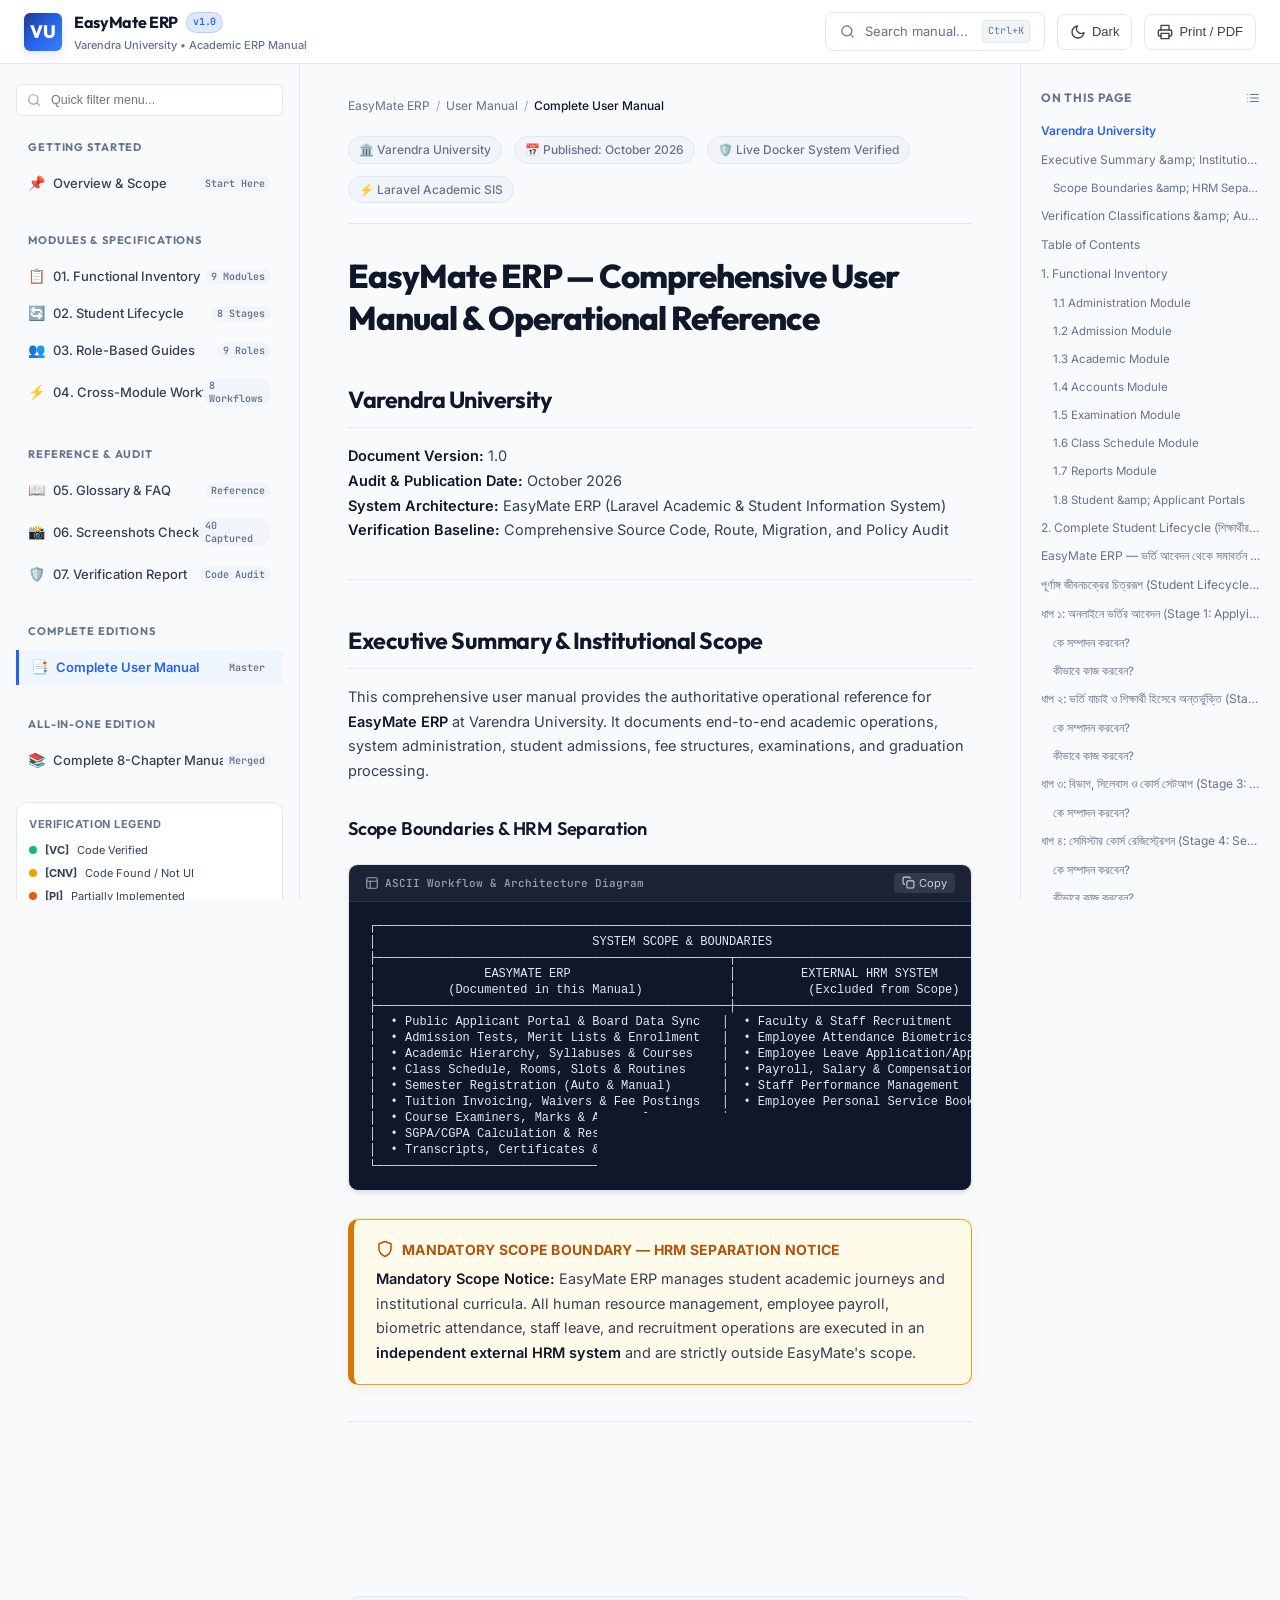
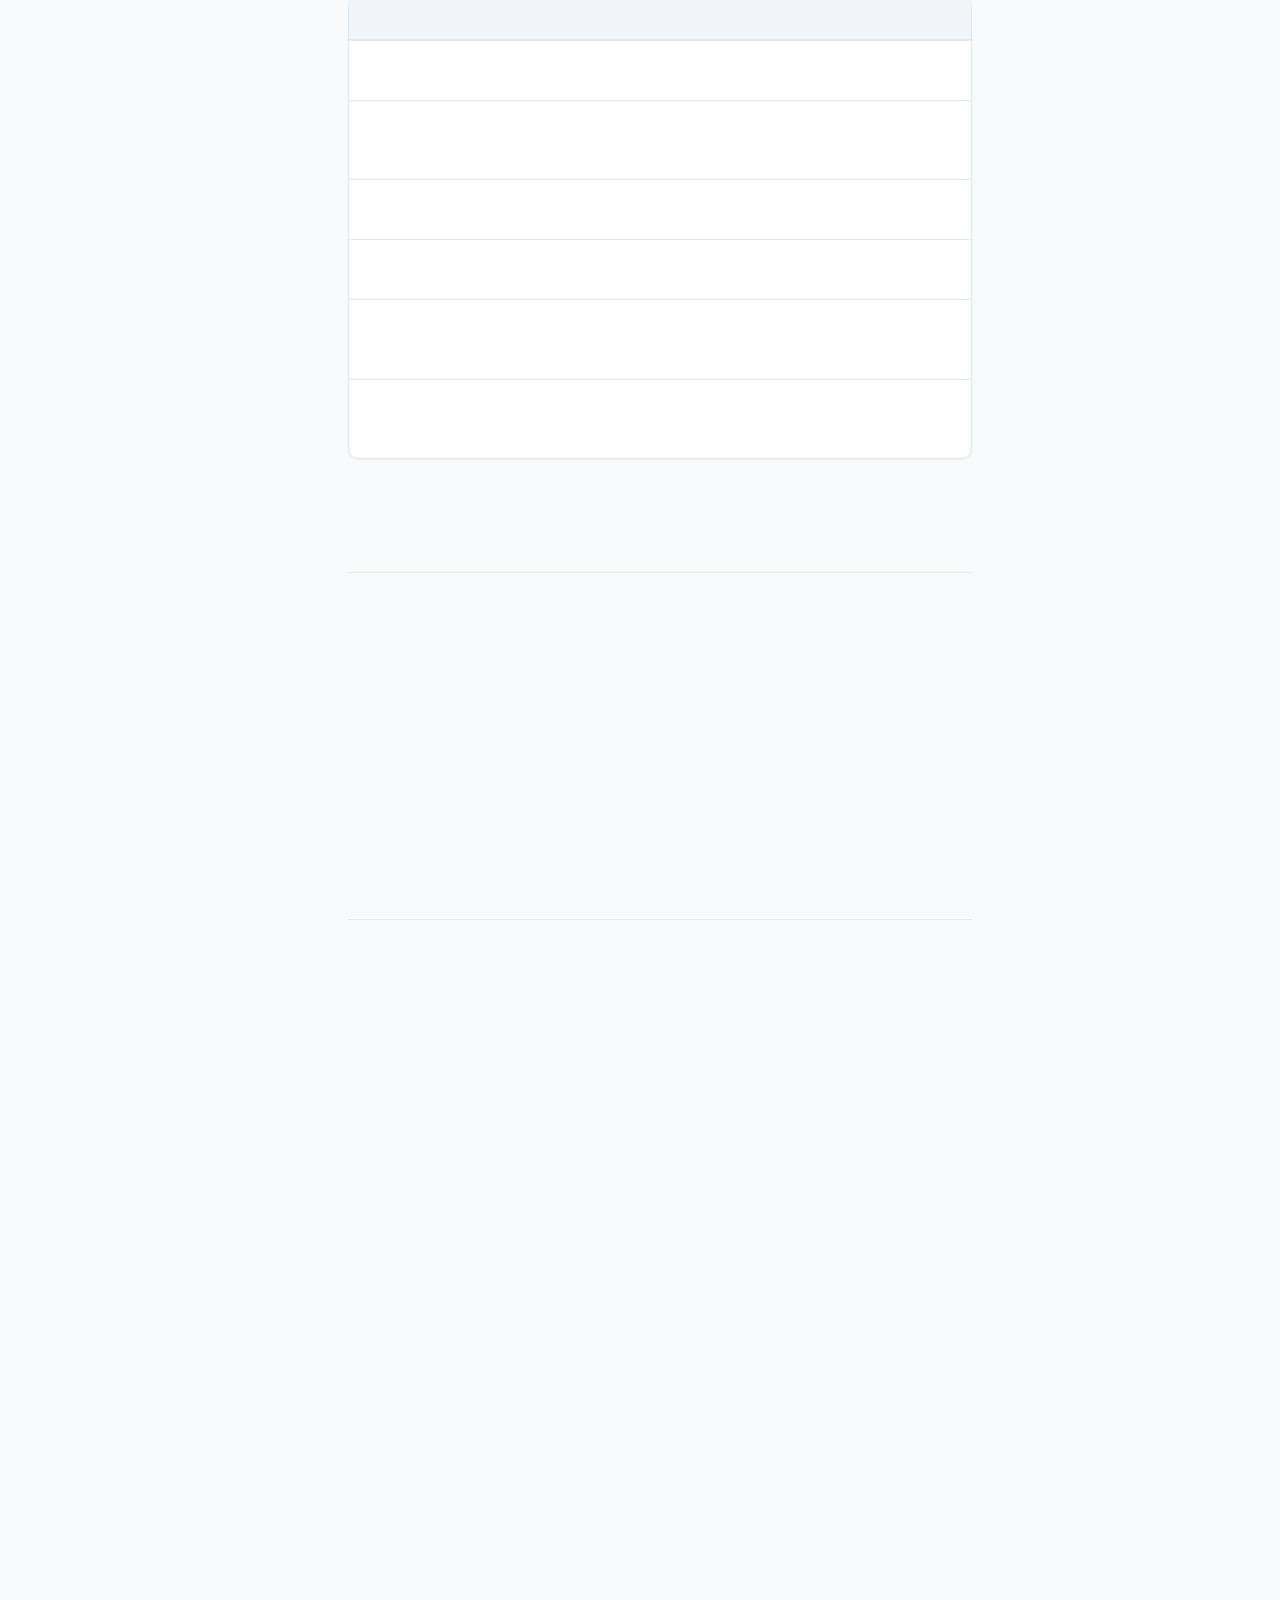
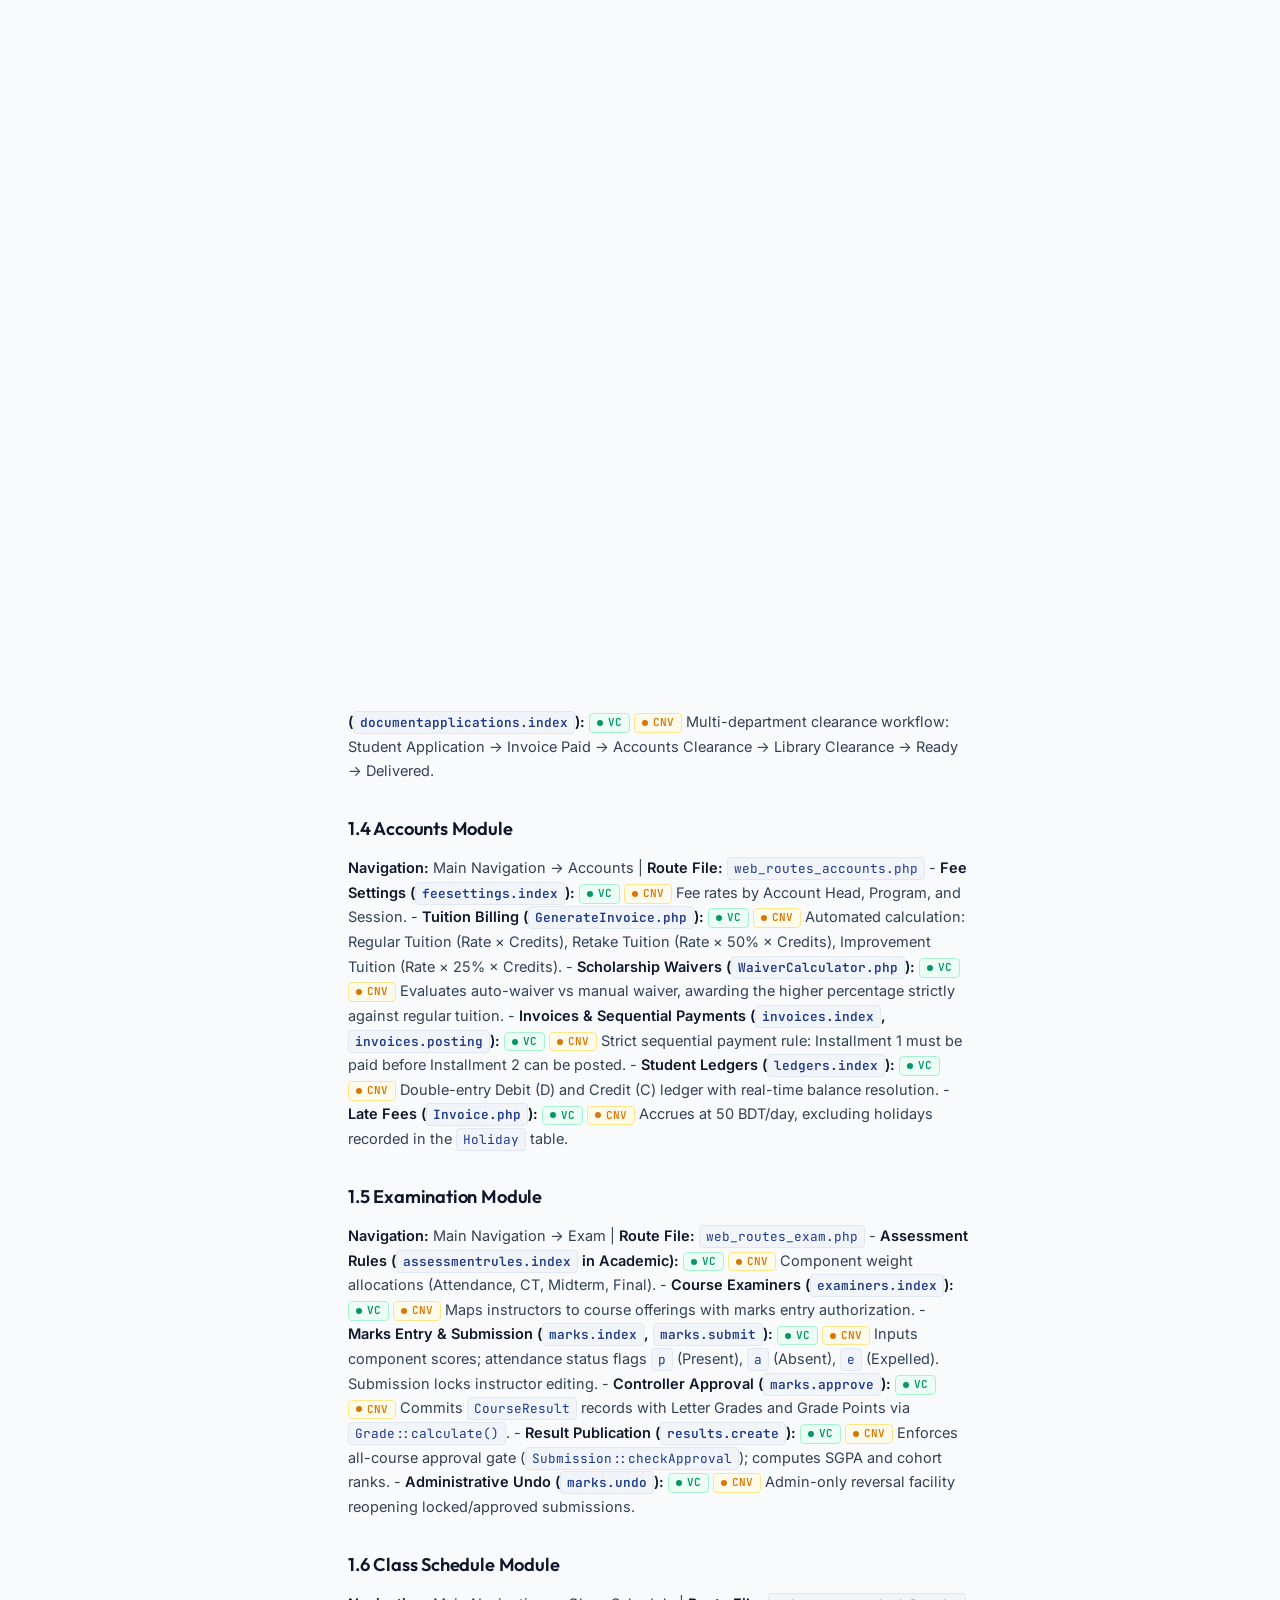
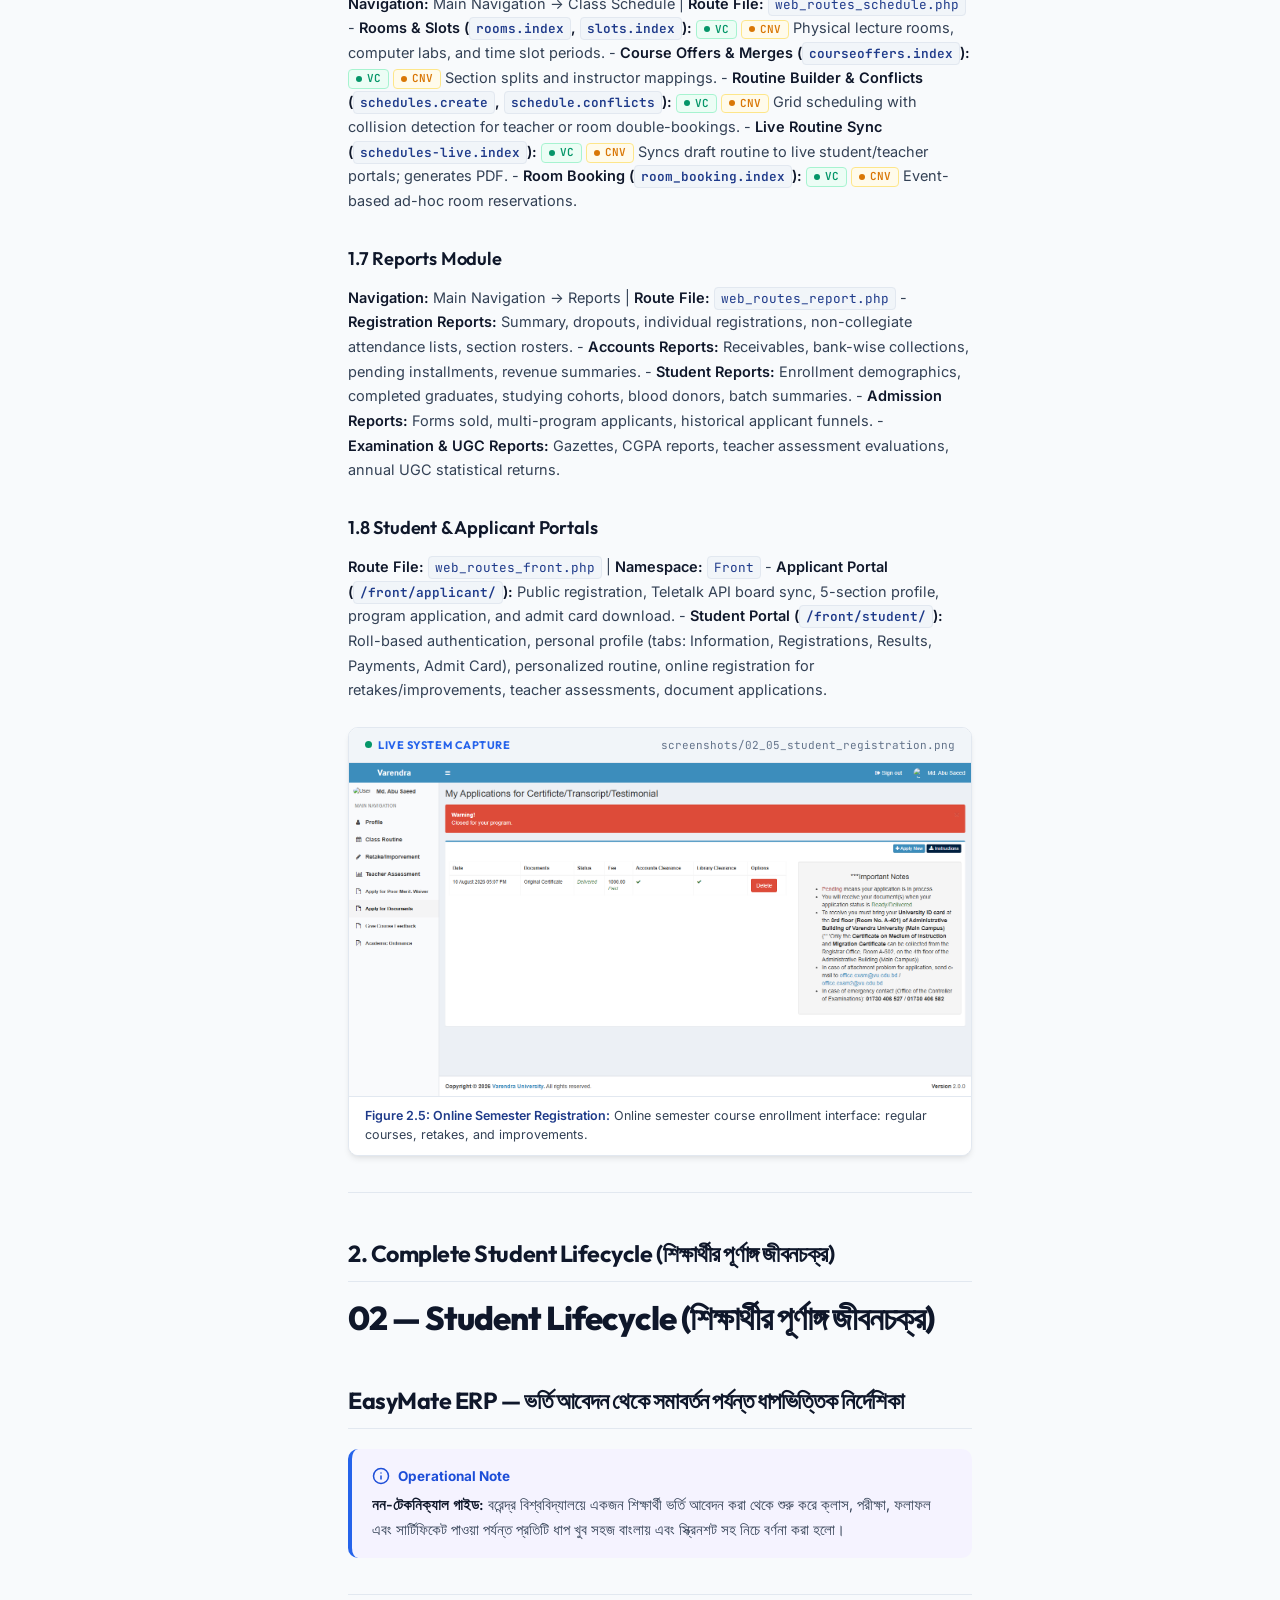
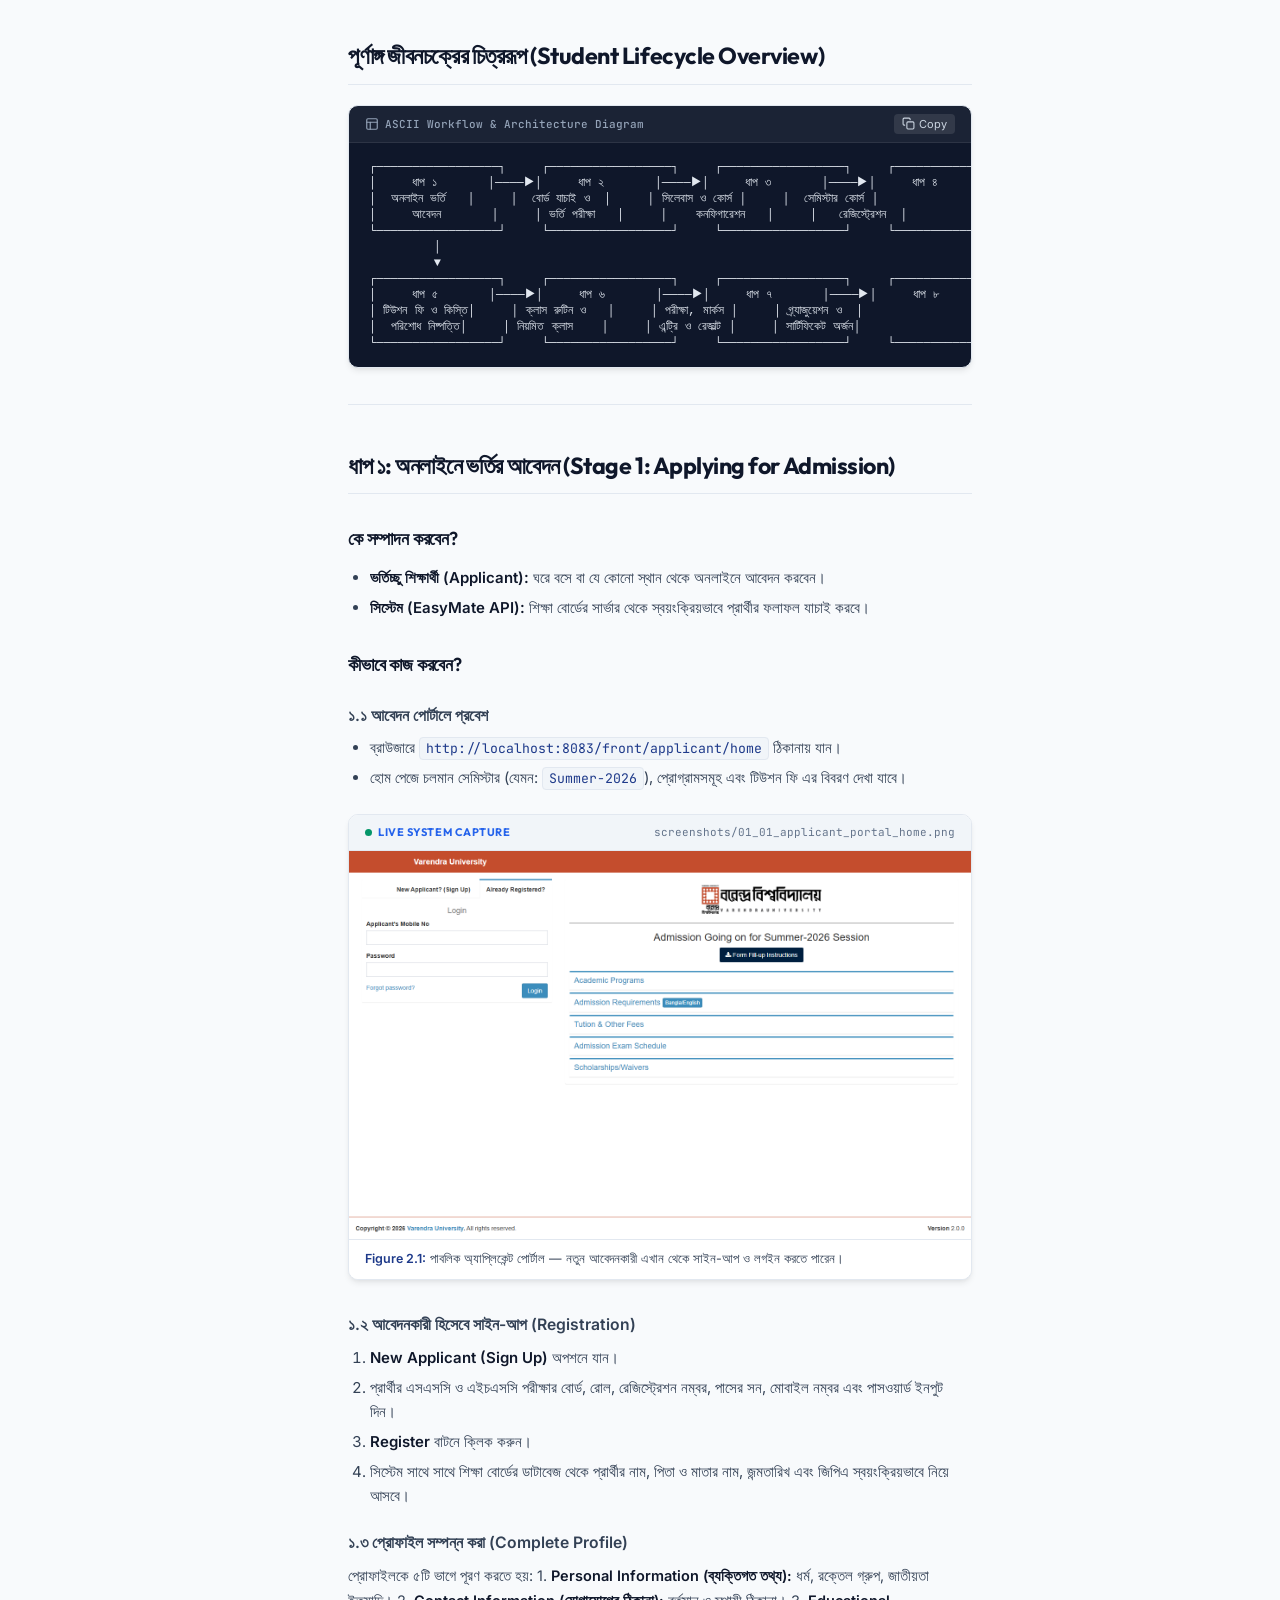
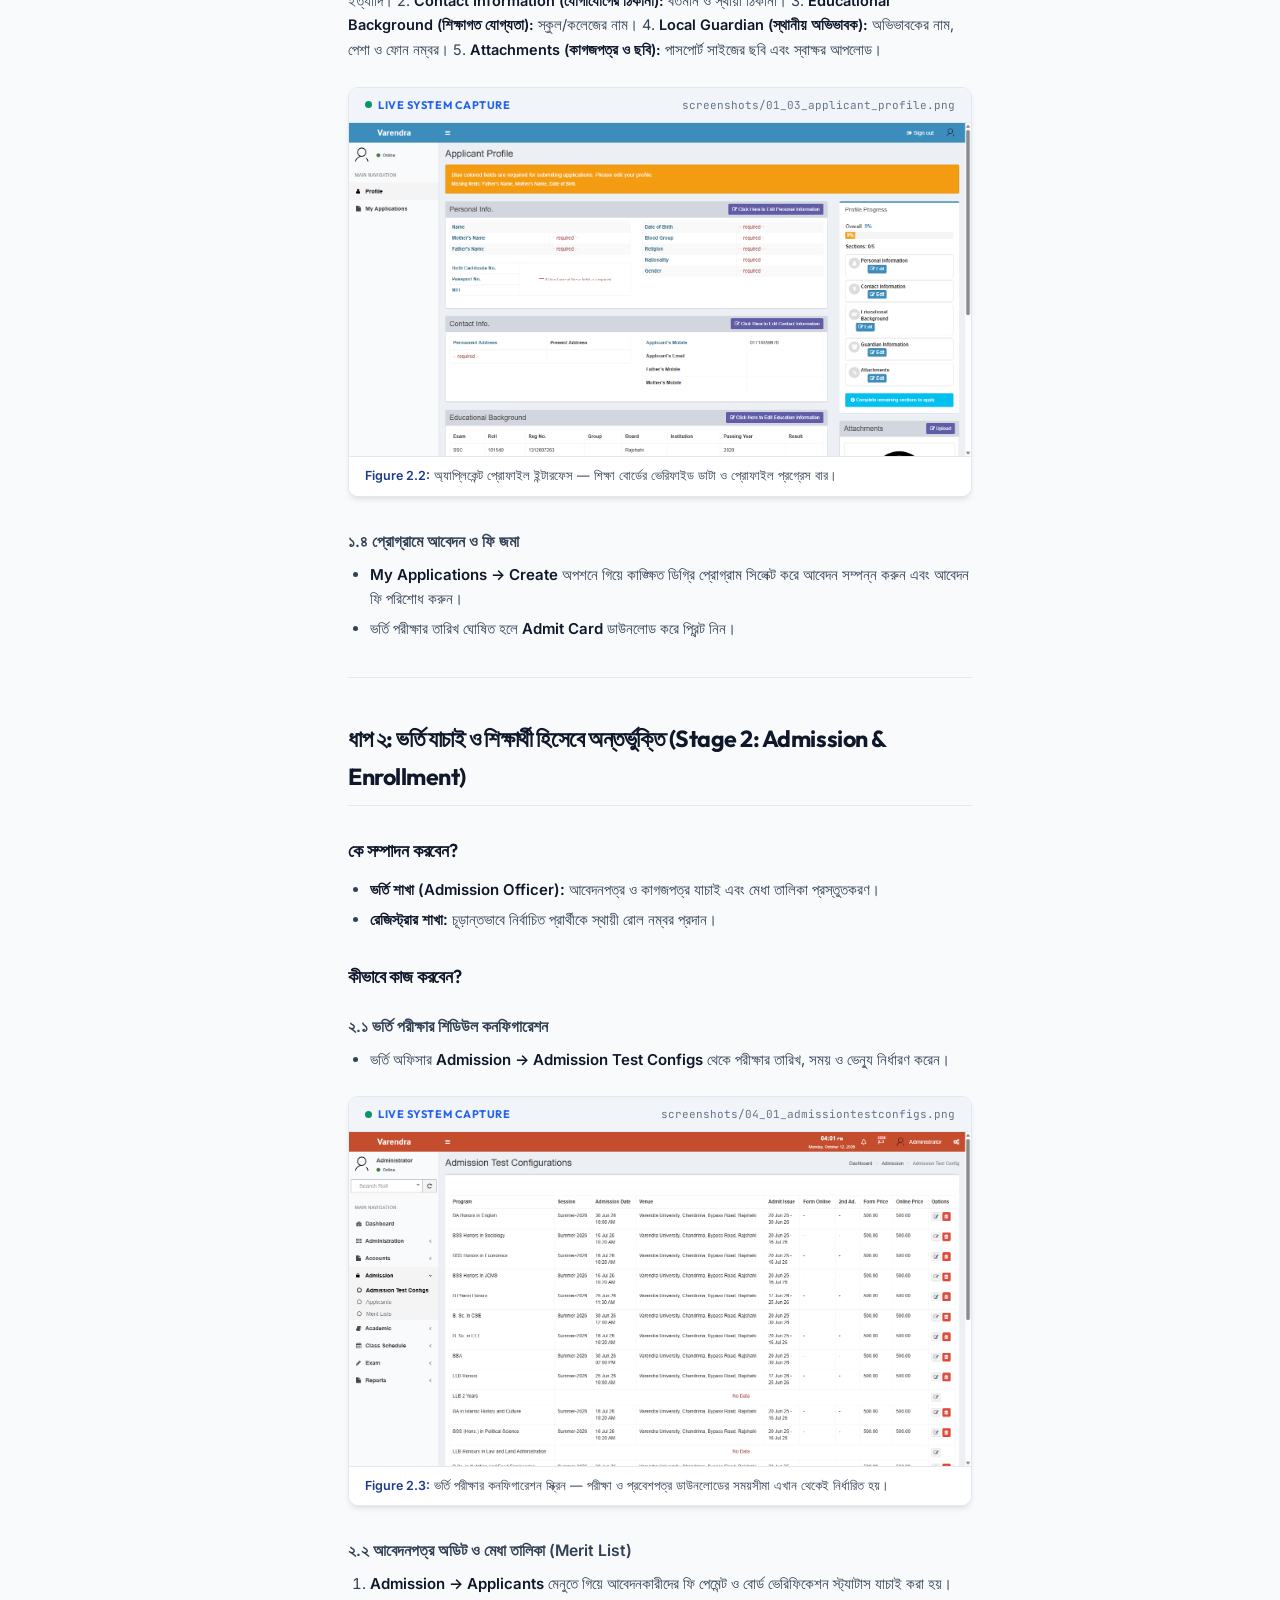
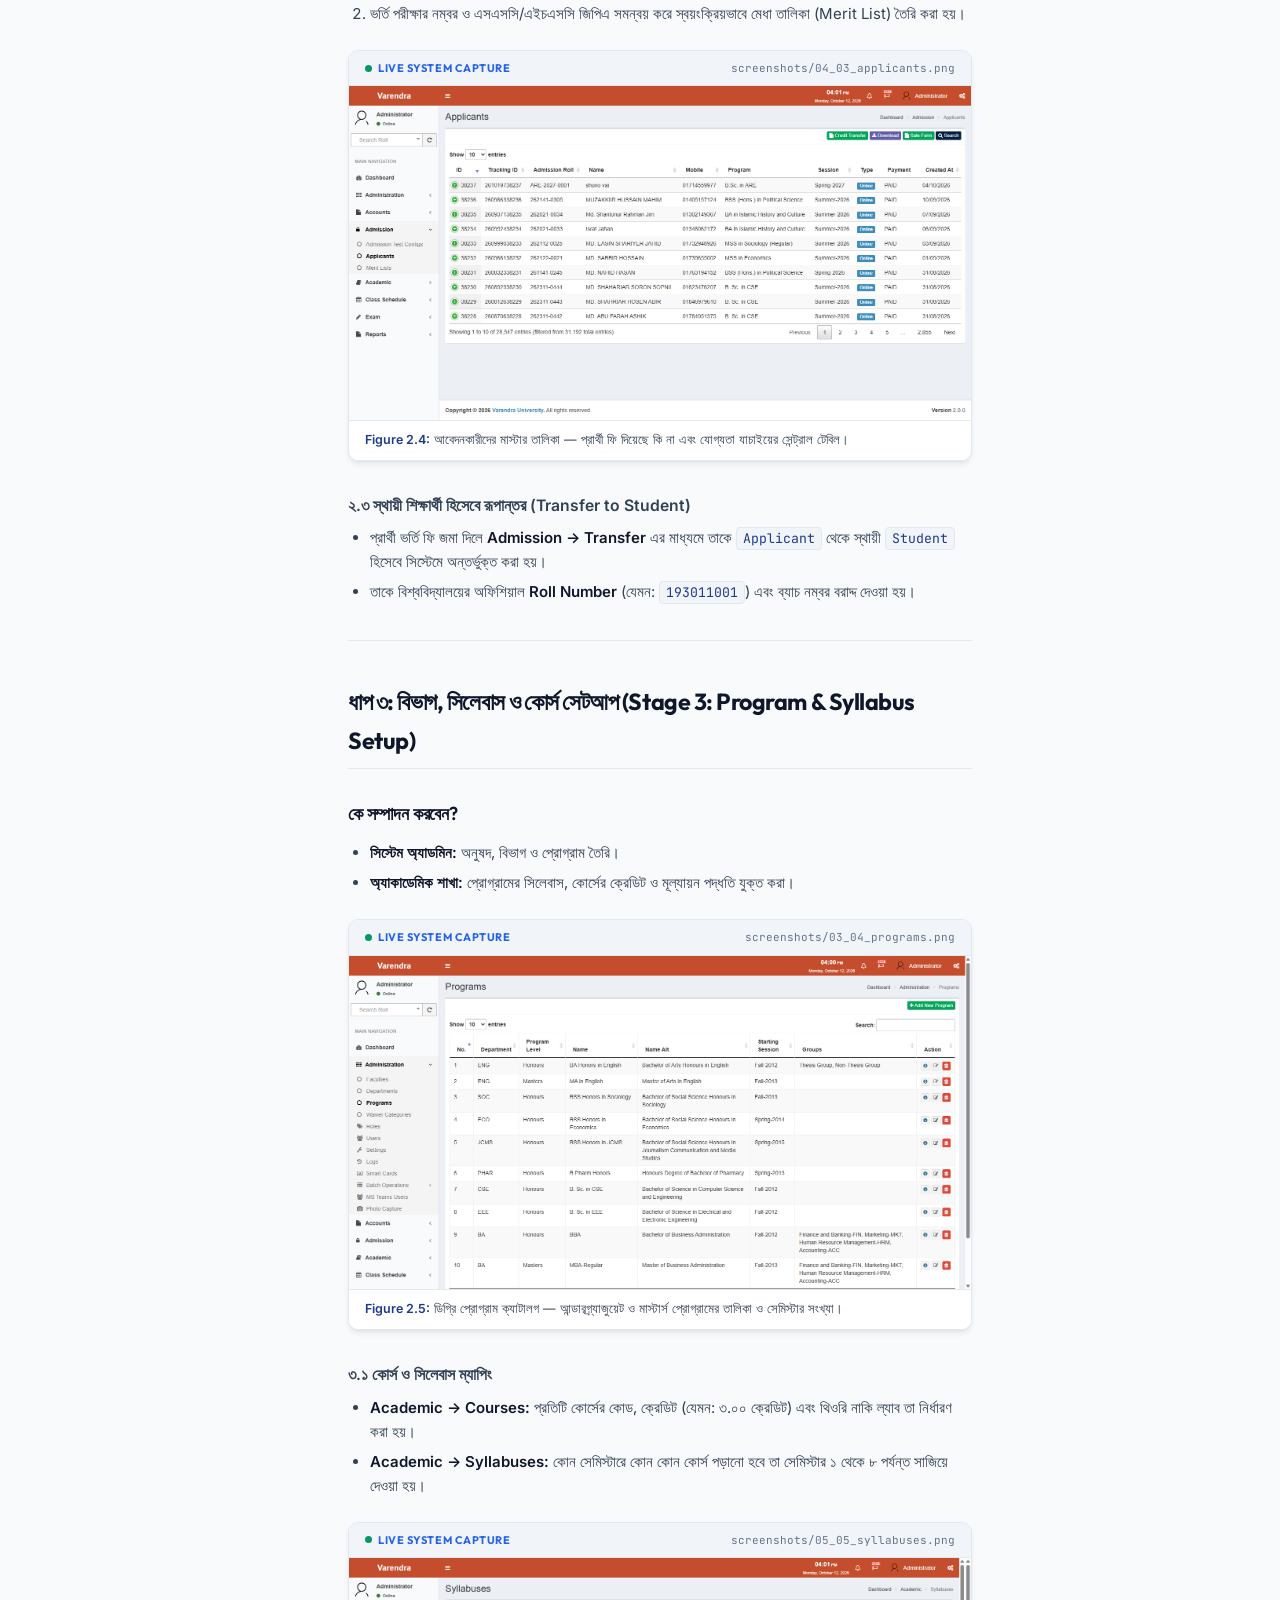
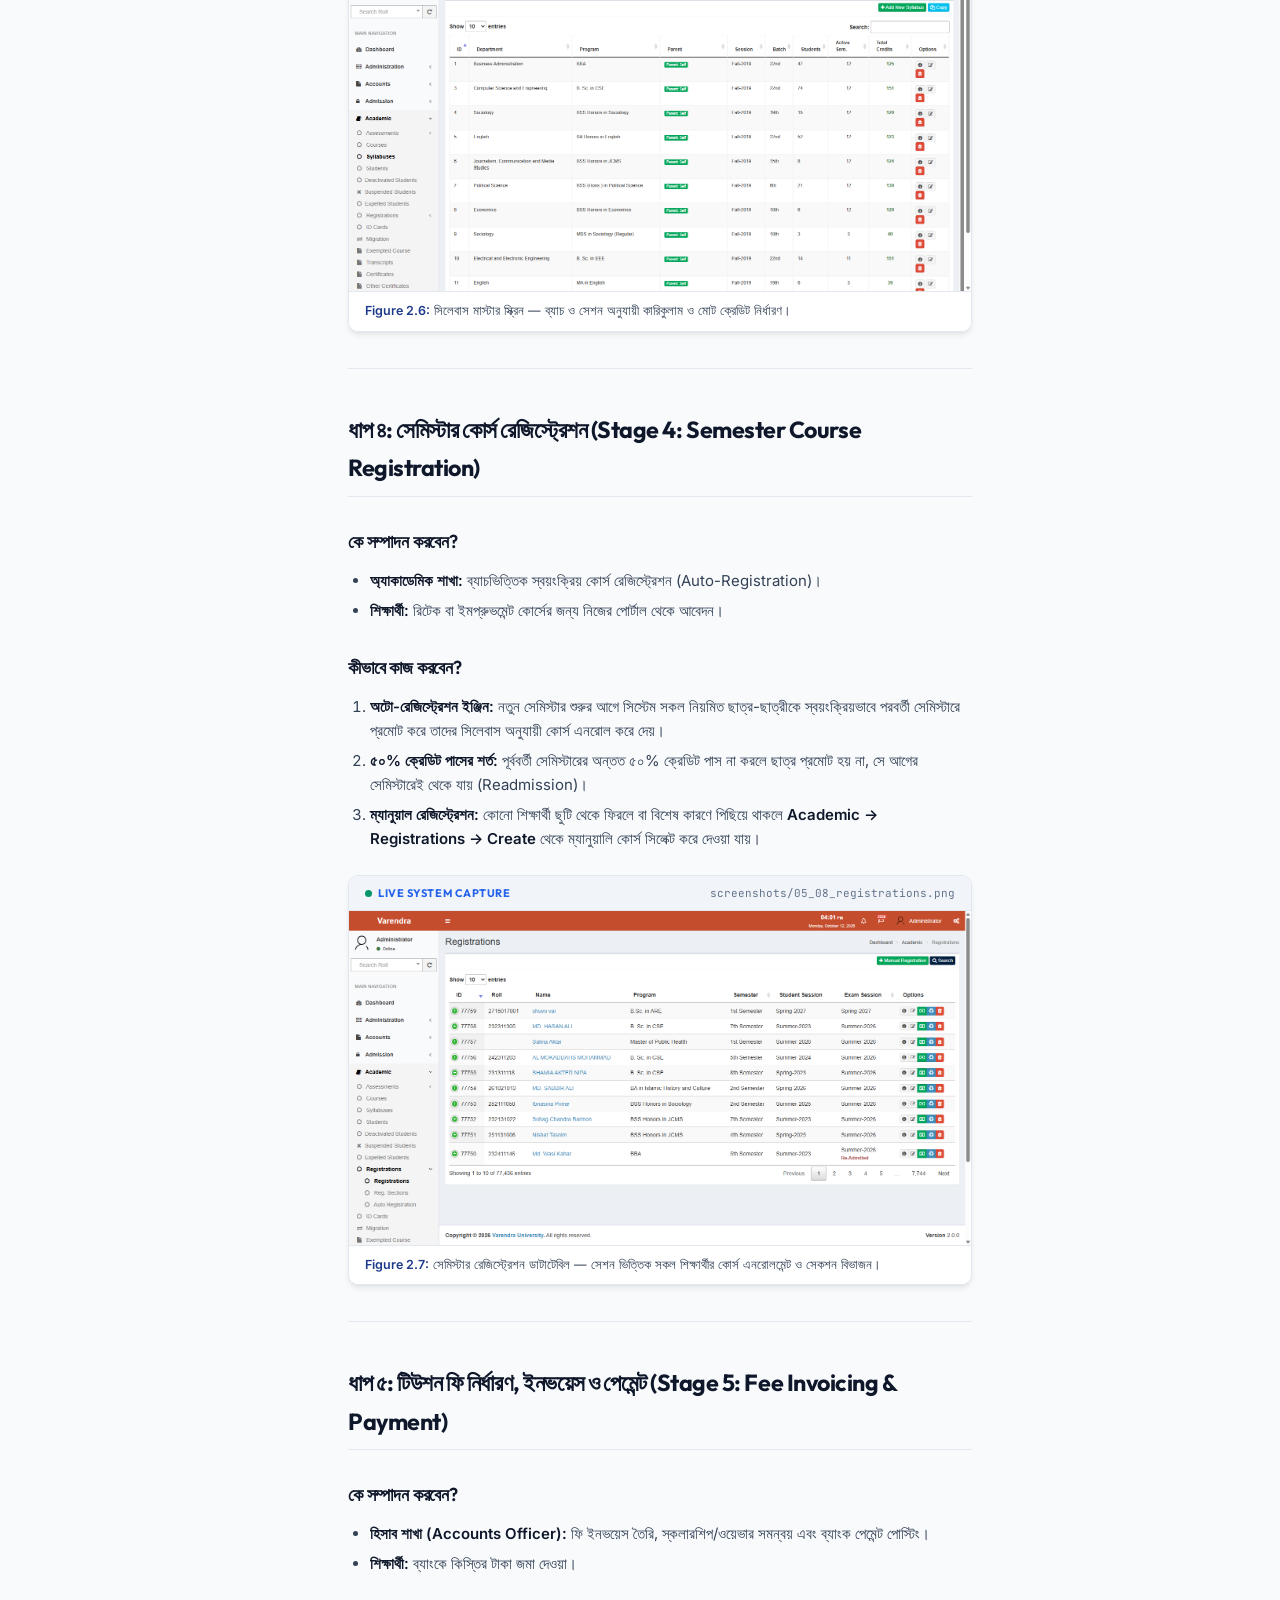
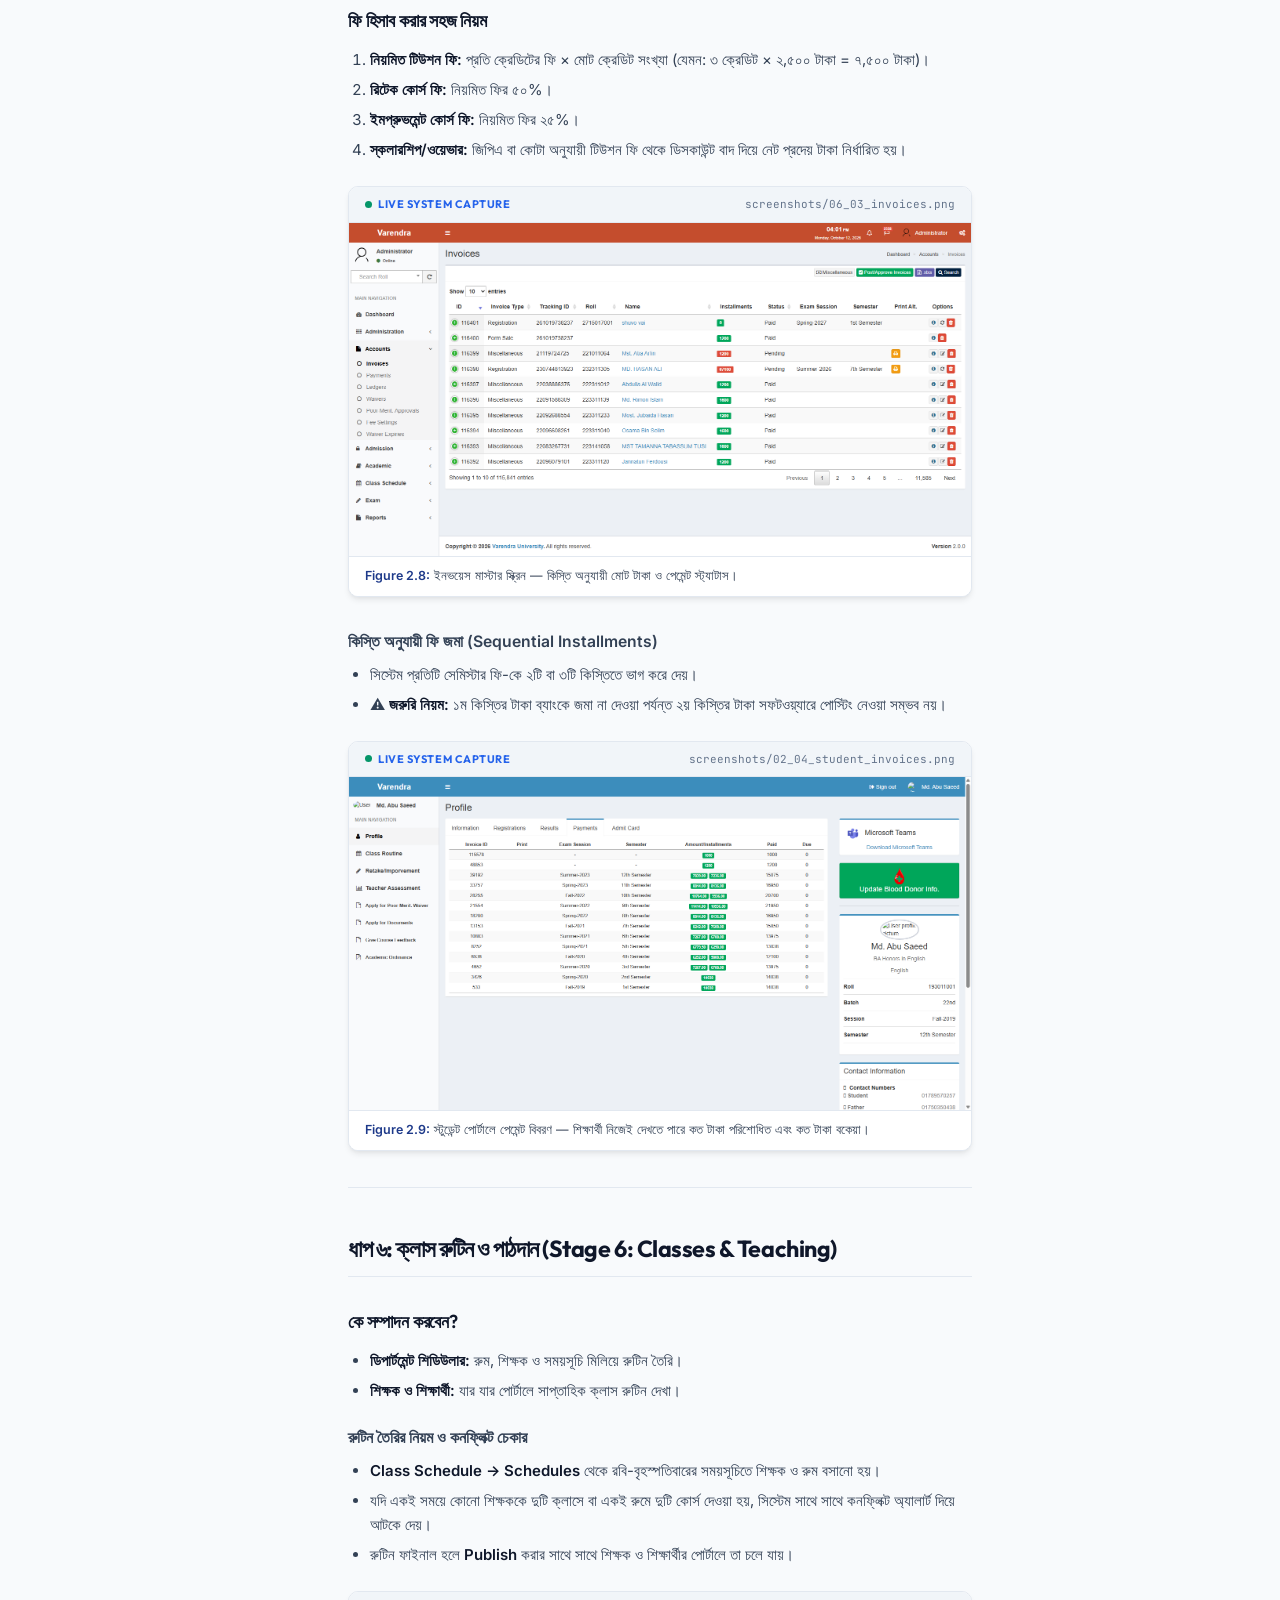
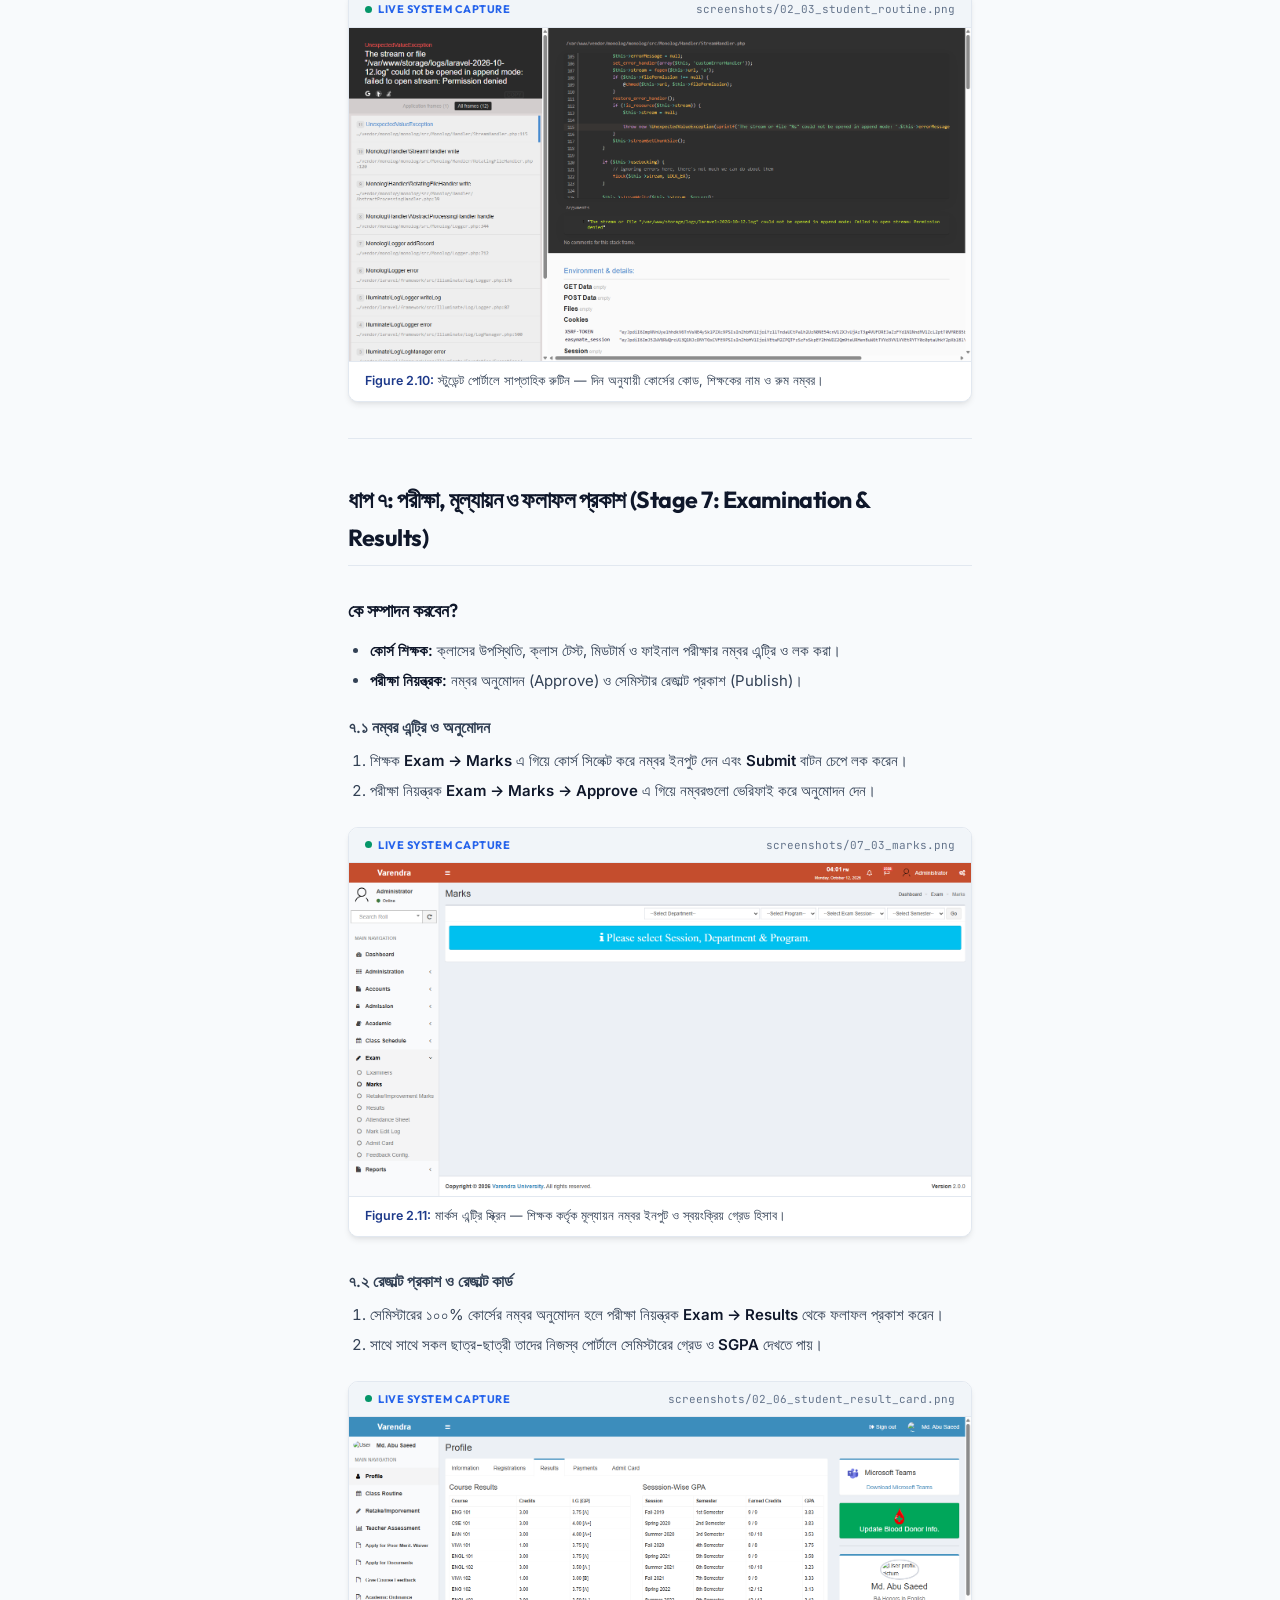
<file: user-manual.html>
<!DOCTYPE html>
<html lang="en" data-theme="light">
<head>
  <meta charset="utf-8">
  <meta name="viewport" content="width=device-width, initial-scale=1.0">
  <title>Comprehensive User Manual — EasyMate ERP Manual | Varendra University</title>
  <meta name="description" content="Varendra University EasyMate ERP User Manual & Operational Reference: Student Lifecycle, Cross-Module Workflows, Roles & Technical Verification.">
  <link rel="stylesheet" href="assets/manual.css">
  <link rel="icon" type="image/svg+xml" href="data:image/svg+xml,<svg xmlns='http://www.w3.org/2000/svg' viewBox='0 0 24 24' fill='%231e3a8a'><path d='M12 2L1 7l11 5 9-4.09V17h2V7L12 2z'/></svg>">
</head>
<body>

  <!-- Top App Header -->
  <header class="app-header">
    <div style="display:flex;align-items:center;gap:16px;">
      <button class="mobile-nav-toggle" id="mobile-nav-toggle" aria-label="Toggle navigation">
        <svg xmlns="http://www.w3.org/2000/svg" width="22" height="22" viewBox="0 0 24 24" fill="none" stroke="currentColor" stroke-width="2" stroke-linecap="round" stroke-linejoin="round"><line x1="3" y1="12" x2="21" y2="12"></line><line x1="3" y1="6" x2="21" y2="6"></line><line x1="3" y1="18" x2="21" y2="18"></line></svg>
      </button>
      <a href="index.html" class="brand-wrapper">
        <div class="brand-logo">VU</div>
        <div class="brand-text">
          <div class="brand-title">
            EasyMate ERP
            <span class="version-tag">v1.0</span>
          </div>
          <div class="brand-subtitle">Varendra University • Academic ERP Manual</div>
        </div>
      </a>
    </div>

    <div class="header-actions">
      <div class="search-trigger" role="button" tabindex="0" title="Search documentation (Ctrl+K)">
        <svg xmlns="http://www.w3.org/2000/svg" width="15" height="15" viewBox="0 0 24 24" fill="none" stroke="currentColor" stroke-width="2" stroke-linecap="round" stroke-linejoin="round"><circle cx="11" cy="11" r="8"></circle><line x1="21" y1="21" x2="16.65" y2="16.65"></line></svg>
        <span>Search manual...</span>
        <kbd>Ctrl+K</kbd>
      </div>

      <button class="header-btn" id="theme-toggle-btn" title="Toggle Dark/Light Mode">
        <svg xmlns="http://www.w3.org/2000/svg" width="16" height="16" viewBox="0 0 24 24" fill="none" stroke="currentColor" stroke-width="2" stroke-linecap="round" stroke-linejoin="round"><path d="M21 12.79A9 9 0 1 1 11.21 3 7 7 0 0 0 21 12.79z"></path></svg>
        Dark
      </button>

      <button class="header-btn print-btn-action" title="Print this manual or Export to PDF">
        <svg xmlns="http://www.w3.org/2000/svg" width="16" height="16" viewBox="0 0 24 24" fill="none" stroke="currentColor" stroke-width="2" stroke-linecap="round" stroke-linejoin="round"><polyline points="6 9 6 2 18 2 18 9"></polyline><path d="M6 18H4a2 2 0 0 1-2-2v-5a2 2 0 0 1 2-2h16a2 2 0 0 1 2 2v5a2 2 0 0 1-2 2h-2"></path><rect x="6" y="14" width="12" height="8"></rect></svg>
        Print / PDF
      </button>
    </div>
  </header>

  <!-- Docs Layout -->
  <div class="docs-layout">

    <!-- Left Sidebar -->
    <aside class="docs-sidebar">
      <div class="sidebar-search-box">
        <input type="text" id="sidebar-filter-input" class="sidebar-search-input" placeholder="Quick filter menu...">
      </div>
      <nav class="sidebar-nav">
  <div class="sidebar-nav-group">
    <div class="sidebar-group-title">Getting Started</div>
    <ul class="sidebar-nav-list">
      <li class="sidebar-nav-item">
        <a href="index.html" class="sidebar-nav-link">
          <span class="nav-label"><span class="nav-icon">📌</span> Overview &amp; Scope</span>
          <span class="nav-badge">Start Here</span>
        </a>
      </li>
    </ul>
  </div>
  <div class="sidebar-nav-group">
    <div class="sidebar-group-title">Modules &amp; Specifications</div>
    <ul class="sidebar-nav-list">
      <li class="sidebar-nav-item">
        <a href="01-functional-inventory.html" class="sidebar-nav-link">
          <span class="nav-label"><span class="nav-icon">📋</span> 01. Functional Inventory</span>
          <span class="nav-badge">9 Modules</span>
        </a>
      </li>
      <li class="sidebar-nav-item">
        <a href="02-student-lifecycle.html" class="sidebar-nav-link">
          <span class="nav-label"><span class="nav-icon">🔄</span> 02. Student Lifecycle</span>
          <span class="nav-badge">8 Stages</span>
        </a>
      </li>
      <li class="sidebar-nav-item">
        <a href="03-role-based-guides.html" class="sidebar-nav-link">
          <span class="nav-label"><span class="nav-icon">👥</span> 03. Role-Based Guides</span>
          <span class="nav-badge">9 Roles</span>
        </a>
      </li>
      <li class="sidebar-nav-item">
        <a href="04-cross-module-workflows.html" class="sidebar-nav-link">
          <span class="nav-label"><span class="nav-icon">⚡</span> 04. Cross-Module Workflows</span>
          <span class="nav-badge">8 Workflows</span>
        </a>
      </li>
    </ul>
  </div>
  <div class="sidebar-nav-group">
    <div class="sidebar-group-title">Reference &amp; Audit</div>
    <ul class="sidebar-nav-list">
      <li class="sidebar-nav-item">
        <a href="05-glossary-and-faq.html" class="sidebar-nav-link">
          <span class="nav-label"><span class="nav-icon">📖</span> 05. Glossary &amp; FAQ</span>
          <span class="nav-badge">Reference</span>
        </a>
      </li>
      <li class="sidebar-nav-item">
        <a href="06-screenshots-checklist.html" class="sidebar-nav-link">
          <span class="nav-label"><span class="nav-icon">📸</span> 06. Screenshots Checklist</span>
          <span class="nav-badge">40 Captured</span>
        </a>
      </li>
      <li class="sidebar-nav-item">
        <a href="verification-report.html" class="sidebar-nav-link">
          <span class="nav-label"><span class="nav-icon">🛡️</span> 07. Verification Report</span>
          <span class="nav-badge">Code Audit</span>
        </a>
      </li>
    </ul>
  </div>
  <div class="sidebar-nav-group">
    <div class="sidebar-group-title">Complete Editions</div>
    <ul class="sidebar-nav-list">
      <li class="sidebar-nav-item">
        <a href="user-manual.html" class="sidebar-nav-link active">
          <span class="nav-label"><span class="nav-icon">📑</span> Complete User Manual</span>
          <span class="nav-badge">Master</span>
        </a>
      </li>
    </ul>
  </div>
  <div class="sidebar-nav-group">
    <div class="sidebar-group-title">All-in-One Edition</div>
    <ul class="sidebar-nav-list">
      <li class="sidebar-nav-item">
        <a href="complete-manual.html" class="sidebar-nav-link">
          <span class="nav-label"><span class="nav-icon">📚</span> Complete 8-Chapter Manual</span>
          <span class="nav-badge">Merged</span>
        </a>
      </li>
    </ul>
  </div>

  <div class="sidebar-legend">
    <div class="sidebar-legend-title">Verification Legend</div>
    <div class="legend-item"><span class="legend-dot" style="background:#10b981;"></span> <strong>[VC]</strong> Code Verified</div>
    <div class="legend-item"><span class="legend-dot" style="background:#f59e0b;"></span> <strong>[CNV]</strong> Code Found / Not UI</div>
    <div class="legend-item"><span class="legend-dot" style="background:#ea580c;"></span> <strong>[PI]</strong> Partially Implemented</div>
    <div class="legend-item"><span class="legend-dot" style="background:#7c3aed;"></span> <strong>[VUI]</strong> Running UI Verified</div>
    <div class="legend-item"><span class="legend-dot" style="background:#0284c7;"></span> <strong>[RDC]</strong> Requires DB / Policy</div>
    <div class="legend-item"><span class="legend-dot" style="background:#dc2626;"></span> <strong>[NF]</strong> Not Found / Excluded</div>
  </div>
</nav>

    </aside>

    <!-- Main Content Area -->
    <main class="docs-main">
      <article class="docs-article">
        
        <nav class="breadcrumbs" aria-label="Breadcrumb">
          <a href="index.html">EasyMate ERP</a>
          <span class="separator">/</span>
          <a href="index.html">User Manual</a>
          <span class="separator">/</span>
          <span class="current">Complete User Manual</span>
        </nav>

        <div class="doc-header-banner">
          <div class="doc-meta-row">
            <span class="doc-meta-pill">🏛️ Varendra University</span>
            <span class="doc-meta-pill">📅 Published: October 2026</span>
            <span class="doc-meta-pill">🛡️ Live Docker System Verified</span>
            <span class="doc-meta-pill">⚡ Laravel Academic SIS</span>
          </div>
        </div>

        <h1 id="easymate-erp-comprehensive-user-manual-operational-reference">EasyMate ERP — Comprehensive User Manual &amp; Operational Reference<a href="#easymate-erp-comprehensive-user-manual-operational-reference" class="heading-anchor" aria-hidden="true" title="Direct link to this section">#</a></h1>
<h2 id="varendra-university">Varendra University<a href="#varendra-university" class="heading-anchor" aria-hidden="true" title="Direct link to this section">#</a></h2>
<p><strong>Document Version:</strong> 1.0<br />
<strong>Audit &amp; Publication Date:</strong> October 2026<br />
<strong>System Architecture:</strong> EasyMate ERP (Laravel Academic &amp; Student Information System)<br />
<strong>Verification Baseline:</strong> Comprehensive Source Code, Route, Migration, and Policy Audit  </p>
<hr />
<h2 id="executive-summary-institutional-scope">Executive Summary &amp; Institutional Scope<a href="#executive-summary-institutional-scope" class="heading-anchor" aria-hidden="true" title="Direct link to this section">#</a></h2>
<p>This comprehensive user manual provides the authoritative operational reference for <strong>EasyMate ERP</strong> at Varendra University. It documents end-to-end academic operations, system administration, student admissions, fee structures, examinations, and graduation processing.</p>
<h3 id="scope-boundaries-hrm-separation">Scope Boundaries &amp; HRM Separation<a href="#scope-boundaries-hrm-separation" class="heading-anchor" aria-hidden="true" title="Direct link to this section">#</a></h3>
<div class="code-wrapper diagram-wrapper">
  <div class="code-header">
    <span class="code-title"><svg xmlns="http://www.w3.org/2000/svg" width="14" height="14" viewBox="0 0 24 24" fill="none" stroke="currentColor" stroke-width="2" stroke-linecap="round" stroke-linejoin="round"><rect x="3" y="3" width="18" height="18" rx="2" ry="2"></rect><line x1="3" y1="9" x2="21" y2="9"></line><line x1="9" y1="21" x2="9" y2="9"></line></svg> ASCII Workflow & Architecture Diagram</span>
    <button class="code-copy-btn" title="Copy to clipboard">
      <svg xmlns="http://www.w3.org/2000/svg" width="13" height="13" viewBox="0 0 24 24" fill="none" stroke="currentColor" stroke-width="2" stroke-linecap="round" stroke-linejoin="round"><rect x="9" y="9" width="13" height="13" rx="2" ry="2"></rect><path d="M5 15H4a2 2 0 0 1-2-2V4a2 2 0 0 1 2-2h9a2 2 0 0 1 2 2v1"></path></svg>
      Copy
    </button>
  </div>
  <pre><code>┌────────────────────────────────────────────────────────────────────────────────────────┐
│                              SYSTEM SCOPE &amp; BOUNDARIES                                 │
├─────────────────────────────────────────────────┬──────────────────────────────────────┤
│               EASYMATE ERP                      │         EXTERNAL HRM SYSTEM          │
│          (Documented in this Manual)            │          (Excluded from Scope)       │
├─────────────────────────────────────────────────┼──────────────────────────────────────┤
│  • Public Applicant Portal &amp; Board Data Sync   │  • Faculty &amp; Staff Recruitment       │
│  • Admission Tests, Merit Lists &amp; Enrollment   │  • Employee Attendance Biometrics    │
│  • Academic Hierarchy, Syllabuses &amp; Courses    │  • Employee Leave Application/Approval│
│  • Class Schedule, Rooms, Slots &amp; Routines     │  • Payroll, Salary &amp; Compensation    │
│  • Semester Registration (Auto &amp; Manual)       │  • Staff Performance Management      │
│  • Tuition Invoicing, Waivers &amp; Fee Postings   │  • Employee Personal Service Books   │
│  • Course Examiners, Marks &amp; Approvals         │                                      │
│  • SGPA/CGPA Calculation &amp; Result Publication   │                                      │
│  • Transcripts, Certificates &amp; Verifications   │                                      │
└─────────────────────────────────────────────────┴──────────────────────────────────────┘
</code></pre>
</div>
<div class="callout callout-scope">
  <div class="callout-title">
    <svg xmlns="http://www.w3.org/2000/svg" width="18" height="18" viewBox="0 0 24 24" fill="none" stroke="currentColor" stroke-width="2" stroke-linecap="round" stroke-linejoin="round"><path d="M12 22s8-4 8-10V5l-8-3-8 3v7c0 6 8 10 8 10z"></path></svg>
    Mandatory Scope Boundary — HRM Separation Notice
  </div>
  <p><strong>Mandatory Scope Notice:</strong> EasyMate ERP manages student academic journeys and institutional curricula. All human resource management, employee payroll, biometric attendance, staff leave, and recruitment operations are executed in an <strong>independent external HRM system</strong> and are strictly outside EasyMate's scope.</p>
</div>
<hr />
<h2 id="verification-classifications-audit-legend">Verification Classifications &amp; Audit Legend<a href="#verification-classifications-audit-legend" class="heading-anchor" aria-hidden="true" title="Direct link to this section">#</a></h2>
<p>Every feature, screen, and workflow in this manual is evaluated against the following six audit verification categories:</p>
<div class="table-wrapper"><table>
<thead>
<tr>
<th>Status Code</th>
<th>Classification</th>
<th>Meaning &amp; Criteria</th>
</tr>
</thead>
<tbody>
<tr>
<td><span class="badge badge-vc" title="Verified in source code"><span class="badge-dot"></span>VC</span></td>
<td><strong>Verified in source code</strong></td>
<td>Logic, route, controller, model, and view confirmed directly in codebase</td>
</tr>
<tr>
<td><span class="badge badge-vui" title="Verified in running UI"><span class="badge-dot"></span>VUI</span></td>
<td><strong>Verified in the running UI</strong></td>
<td>Visually confirmed and interactively tested in an active running application <em>(0 screens currently verified; pending live capture)</em></td>
</tr>
<tr>
<td><span class="badge badge-pi" title="Partially implemented"><span class="badge-dot"></span>PI</span></td>
<td><strong>Partially implemented</strong></td>
<td>Feature exists in code but contains stubs, partial logic, or incomplete views</td>
</tr>
<tr>
<td><span class="badge badge-cnv" title="Found in code but not UI-verified"><span class="badge-dot"></span>CNV</span></td>
<td><strong>Found in code but not UI-verified</strong></td>
<td>Code exists, but layout, rendering, and interaction not verified in runtime</td>
</tr>
<tr>
<td><span class="badge badge-rdc" title="Requires database or policy confirmation"><span class="badge-dot"></span>RDC</span></td>
<td><strong>Requires database or policy confirmation</strong></td>
<td>Logic depends on live database records (e.g., active <code>grades</code> table, role IDs beyond 1/7/11) or university policy</td>
</tr>
<tr>
<td><span class="badge badge-nf" title="Not found in codebase"><span class="badge-dot"></span>NF</span></td>
<td><strong>Not found</strong></td>
<td>Claimed feature or route does not exist in codebase (e.g., HRM routes, standalone <code>/front/student/result</code>)</td>
</tr>
</tbody>
</table></div>
<p><em>All code-verified capabilities are classified as <span class="badge badge-vc" title="Verified in source code"><span class="badge-dot"></span>VC</span> <span class="badge badge-cnv" title="Found in code but not UI-verified"><span class="badge-dot"></span>CNV</span> until visual captures are recorded in a live environment.</em></p>
<hr />
<h2 id="table-of-contents">Table of Contents<a href="#table-of-contents" class="heading-anchor" aria-hidden="true" title="Direct link to this section">#</a></h2>
<ol>
<li><a href="#1-functional-inventory">Module 1: Functional Inventory</a></li>
<li><a href="#2-complete-student-lifecycle">Module 2: Complete Student Lifecycle</a></li>
<li><a href="#3-role-based-operational-guides">Module 3: Role-Based Operational Guides</a></li>
<li><a href="#4-cross-module-enterprise-workflows">Module 4: Cross-Module Enterprise Workflows</a></li>
<li><a href="#5-glossary-formulas--operational-faq">Module 5: Glossary, Formulas &amp; Operational FAQ</a></li>
<li><a href="#6-90-screen-interface-inventory--capture-checklist">Module 6: 90-Screen Interface Inventory &amp; Capture Checklist</a></li>
<li><a href="#7-technical-verification-report--audit-findings">Module 7: Technical Verification Report &amp; Audit Findings</a></li>
</ol>
<hr />
<h2 id="1-functional-inventory">1. Functional Inventory<a href="#1-functional-inventory" class="heading-anchor" aria-hidden="true" title="Direct link to this section">#</a></h2>
<h3 id="11-administration-module">1.1 Administration Module<a href="#11-administration-module" class="heading-anchor" aria-hidden="true" title="Direct link to this section">#</a></h3>
<p><strong>Navigation:</strong> Main Navigation → Administration | <strong>Route File:</strong> <code>web_routes_administrator.php</code>
- <strong>Faculties (<code>faculties.index</code>):</strong> <span class="badge badge-vc" title="Verified in source code"><span class="badge-dot"></span>VC</span> <span class="badge badge-cnv" title="Found in code but not UI-verified"><span class="badge-dot"></span>CNV</span> Create, edit, list, and view faculties.
- <strong>Departments (<code>departments.index</code>):</strong> <span class="badge badge-vc" title="Verified in source code"><span class="badge-dot"></span>VC</span> <span class="badge badge-cnv" title="Found in code but not UI-verified"><span class="badge-dot"></span>CNV</span> Manage academic departments linked to faculties.
- <strong>Programs (<code>programs.index</code>):</strong> <span class="badge badge-vc" title="Verified in source code"><span class="badge-dot"></span>VC</span> <span class="badge badge-cnv" title="Found in code but not UI-verified"><span class="badge-dot"></span>CNV</span> Degree programs filtered by user's assigned departments.
- <strong>Program Versions (<code>programs.versions.create</code>):</strong> <span class="badge badge-vc" title="Verified in source code"><span class="badge-dot"></span>VC</span> <span class="badge badge-cnv" title="Found in code but not UI-verified"><span class="badge-dot"></span>CNV</span> Sets <code>semesters_per_year</code> (2 or 3), <code>payment_installments</code> (2 or 3), and <code>total_years</code>.
- <strong>Waiver Categories (<code>waiver-categories.index</code>):</strong> <span class="badge badge-vc" title="Verified in source code"><span class="badge-dot"></span>VC</span> <span class="badge badge-cnv" title="Found in code but not UI-verified"><span class="badge-dot"></span>CNV</span> Percentage-based scholarship configurations.
- <strong>Users &amp; Roles (<code>users.index</code>, <code>roles.index</code>):</strong> <span class="badge badge-vc" title="Verified in source code"><span class="badge-dot"></span>VC</span> <span class="badge badge-cnv" title="Found in code but not UI-verified"><span class="badge-dot"></span>CNV</span> User management, departmental access scopes, random password generation with mandatory reset (<code>password_reset_required = 1</code>).
- <strong>Settings (<code>settings.index</code>):</strong> <span class="badge badge-vc" title="Verified in source code"><span class="badge-dot"></span>VC</span> <span class="badge badge-cnv" title="Found in code but not UI-verified"><span class="badge-dot"></span>CNV</span> Global academic dates and program overrides (Setting ID 1: Current Session, IDs 2-5: Deadlines).
- <strong>Activity Logs (<code>logs.index</code>):</strong> <span class="badge badge-vc" title="Verified in source code"><span class="badge-dot"></span>VC</span> <span class="badge badge-cnv" title="Found in code but not UI-verified"><span class="badge-dot"></span>CNV</span> Spatie Activitylog audit trails.
- <strong>MS Teams Users (<code>mscusers.index</code>):</strong> <span class="badge badge-vc" title="Verified in source code"><span class="badge-dot"></span>VC</span> <span class="badge badge-cnv" title="Found in code but not UI-verified"><span class="badge-dot"></span>CNV</span> Credentials for student Microsoft Teams and Wi-Fi access.
- <strong>Smart Cards &amp; Photo Capture (<code>smartcards.index</code>, <code>photocapture.index</code>):</strong> <span class="badge badge-vc" title="Verified in source code"><span class="badge-dot"></span>VC</span> <span class="badge badge-cnv" title="Found in code but not UI-verified"><span class="badge-dot"></span>CNV</span> RFID tracking and photo capture to MinIO cloud storage.</p>
<h3 id="12-admission-module">1.2 Admission Module<a href="#12-admission-module" class="heading-anchor" aria-hidden="true" title="Direct link to this section">#</a></h3>
<p><strong>Navigation:</strong> Main Navigation → Admission | <strong>Route File:</strong> <code>web_routes_admission.php</code>
- <strong>Admission Test Configs (<code>admissiontestconfigs.index</code>):</strong> <span class="badge badge-vc" title="Verified in source code"><span class="badge-dot"></span>VC</span> <span class="badge badge-cnv" title="Found in code but not UI-verified"><span class="badge-dot"></span>CNV</span> Program and session test dates, venues, admit card windows, <code>form_online</code> fee toggle.
- <strong>Applicants Datatable (<code>applicants.index</code>):</strong> <span class="badge badge-vc" title="Verified in source code"><span class="badge-dot"></span>VC</span> <span class="badge badge-cnv" title="Found in code but not UI-verified"><span class="badge-dot"></span>CNV</span> Applicant records, payment status, board verification status, export to Excel.
- <strong>Board Verification:</strong> <span class="badge badge-vc" title="Verified in source code"><span class="badge-dot"></span>VC</span> <span class="badge badge-cnv" title="Found in code but not UI-verified"><span class="badge-dot"></span>CNV</span> Automated Teletalk API integration (<code>BoardData</code>) with scraper fallback (<code>BoardDataScrap</code>). Flags <code>board_data_manual_pending_verification = 1</code> for manual review in <code>applicants.show</code>.
- <strong>Eligibility Checker:</strong> <span class="badge badge-vc" title="Verified in source code"><span class="badge-dot"></span>VC</span> <span class="badge badge-cnv" title="Found in code but not UI-verified"><span class="badge-dot"></span>CNV</span> Automated GPA evaluation against program requirements and third-division checks (<code>has_third_class</code>).
- <strong>Merit Lists (<code>admissionmeritlists.index</code>):</strong> <span class="badge badge-vc" title="Verified in source code"><span class="badge-dot"></span>VC</span> <span class="badge badge-cnv" title="Found in code but not UI-verified"><span class="badge-dot"></span>CNV</span> Generation of entrance test merit rankings.
- <strong>Applicant-to-Student Transfer (<code>applicants.transfer</code>):</strong> <span class="badge badge-vc" title="Verified in source code"><span class="badge-dot"></span>VC</span> <span class="badge badge-cnv" title="Found in code but not UI-verified"><span class="badge-dot"></span>CNV</span> Converts paid, eligible applicants into permanent <code>Student</code> entities without data re-entry.</p>
<h3 id="13-academic-module">1.3 Academic Module<a href="#13-academic-module" class="heading-anchor" aria-hidden="true" title="Direct link to this section">#</a></h3>
<p><strong>Navigation:</strong> Main Navigation → Academic | <strong>Route File:</strong> <code>web_routes_academic.php</code>
- <strong>Students Directory (<code>students.index</code>):</strong> <span class="badge badge-vc" title="Verified in source code"><span class="badge-dot"></span>VC</span> <span class="badge badge-cnv" title="Found in code but not UI-verified"><span class="badge-dot"></span>CNV</span> Master directory, roll number assignment, login profile generation.
- <strong>Exempted Courses (<code>exemptedcourses.index</code>):</strong> <span class="badge badge-vc" title="Verified in source code"><span class="badge-dot"></span>VC</span> <span class="badge badge-cnv" title="Found in code but not UI-verified"><span class="badge-dot"></span>CNV</span> External credit transfers; credits count toward degree but excluded from CGPA point calculation.
- <strong>Syllabuses &amp; Courses (<code>syllabuses.index</code>, <code>courses.index</code>):</strong> <span class="badge badge-vc" title="Verified in source code"><span class="badge-dot"></span>VC</span> <span class="badge badge-cnv" title="Found in code but not UI-verified"><span class="badge-dot"></span>CNV</span> Theory vs Sessional/Lab classification, elective group tracks (<code>group_id</code>).
- <strong>Semester Registrations (<code>registrations.index</code>):</strong> <span class="badge badge-vc" title="Verified in source code"><span class="badge-dot"></span>VC</span> <span class="badge badge-cnv" title="Found in code but not UI-verified"><span class="badge-dot"></span>CNV</span> Manual course enrollment, section assignments, redo, semester drop.
- <strong>Auto-Registration Engine (<code>autoregistrations.index</code>):</strong> <span class="badge badge-vc" title="Verified in source code"><span class="badge-dot"></span>VC</span> <span class="badge badge-cnv" title="Found in code but not UI-verified"><span class="badge-dot"></span>CNV</span> Cohort auto-registration enforcing 50% earned credit rule, prerequisite checks, consecutive session checks, and 7-year degree limit.
- <strong>Student Status Records:</strong> <span class="badge badge-vc" title="Verified in source code"><span class="badge-dot"></span>VC</span> <span class="badge badge-cnv" title="Found in code but not UI-verified"><span class="badge-dot"></span>CNV</span> Deactivated students (<code>disabledstudents</code>), suspensions (<code>suspendedstudents</code>), expulsions (<code>expelledstudents</code>), migrations (<code>studentmigrations</code>).
- <strong>Transcripts &amp; Certificates:</strong> <span class="badge badge-vc" title="Verified in source code"><span class="badge-dot"></span>VC</span> <span class="badge badge-cnv" title="Found in code but not UI-verified"><span class="badge-dot"></span>CNV</span> Partial transcripts, final transcripts, provisional certificates, testimonials, migration certificates, MOI certificates.
- <strong>Document Applications (<code>documentapplications.index</code>):</strong> <span class="badge badge-vc" title="Verified in source code"><span class="badge-dot"></span>VC</span> <span class="badge badge-cnv" title="Found in code but not UI-verified"><span class="badge-dot"></span>CNV</span> Multi-department clearance workflow: Student Application → Invoice Paid → Accounts Clearance → Library Clearance → Ready → Delivered.</p>
<h3 id="14-accounts-module">1.4 Accounts Module<a href="#14-accounts-module" class="heading-anchor" aria-hidden="true" title="Direct link to this section">#</a></h3>
<p><strong>Navigation:</strong> Main Navigation → Accounts | <strong>Route File:</strong> <code>web_routes_accounts.php</code>
- <strong>Fee Settings (<code>feesettings.index</code>):</strong> <span class="badge badge-vc" title="Verified in source code"><span class="badge-dot"></span>VC</span> <span class="badge badge-cnv" title="Found in code but not UI-verified"><span class="badge-dot"></span>CNV</span> Fee rates by Account Head, Program, and Session.
- <strong>Tuition Billing (<code>GenerateInvoice.php</code>):</strong> <span class="badge badge-vc" title="Verified in source code"><span class="badge-dot"></span>VC</span> <span class="badge badge-cnv" title="Found in code but not UI-verified"><span class="badge-dot"></span>CNV</span> Automated calculation: Regular Tuition (Rate × Credits), Retake Tuition (Rate × 50% × Credits), Improvement Tuition (Rate × 25% × Credits).
- <strong>Scholarship Waivers (<code>WaiverCalculator.php</code>):</strong> <span class="badge badge-vc" title="Verified in source code"><span class="badge-dot"></span>VC</span> <span class="badge badge-cnv" title="Found in code but not UI-verified"><span class="badge-dot"></span>CNV</span> Evaluates auto-waiver vs manual waiver, awarding the higher percentage strictly against regular tuition.
- <strong>Invoices &amp; Sequential Payments (<code>invoices.index</code>, <code>invoices.posting</code>):</strong> <span class="badge badge-vc" title="Verified in source code"><span class="badge-dot"></span>VC</span> <span class="badge badge-cnv" title="Found in code but not UI-verified"><span class="badge-dot"></span>CNV</span> Strict sequential payment rule: Installment 1 must be paid before Installment 2 can be posted.
- <strong>Student Ledgers (<code>ledgers.index</code>):</strong> <span class="badge badge-vc" title="Verified in source code"><span class="badge-dot"></span>VC</span> <span class="badge badge-cnv" title="Found in code but not UI-verified"><span class="badge-dot"></span>CNV</span> Double-entry Debit (D) and Credit (C) ledger with real-time balance resolution.
- <strong>Late Fees (<code>Invoice.php</code>):</strong> <span class="badge badge-vc" title="Verified in source code"><span class="badge-dot"></span>VC</span> <span class="badge badge-cnv" title="Found in code but not UI-verified"><span class="badge-dot"></span>CNV</span> Accrues at 50 BDT/day, excluding holidays recorded in the <code>Holiday</code> table.</p>
<h3 id="15-examination-module">1.5 Examination Module<a href="#15-examination-module" class="heading-anchor" aria-hidden="true" title="Direct link to this section">#</a></h3>
<p><strong>Navigation:</strong> Main Navigation → Exam | <strong>Route File:</strong> <code>web_routes_exam.php</code>
- <strong>Assessment Rules (<code>assessmentrules.index</code> in Academic):</strong> <span class="badge badge-vc" title="Verified in source code"><span class="badge-dot"></span>VC</span> <span class="badge badge-cnv" title="Found in code but not UI-verified"><span class="badge-dot"></span>CNV</span> Component weight allocations (Attendance, CT, Midterm, Final).
- <strong>Course Examiners (<code>examiners.index</code>):</strong> <span class="badge badge-vc" title="Verified in source code"><span class="badge-dot"></span>VC</span> <span class="badge badge-cnv" title="Found in code but not UI-verified"><span class="badge-dot"></span>CNV</span> Maps instructors to course offerings with marks entry authorization.
- <strong>Marks Entry &amp; Submission (<code>marks.index</code>, <code>marks.submit</code>):</strong> <span class="badge badge-vc" title="Verified in source code"><span class="badge-dot"></span>VC</span> <span class="badge badge-cnv" title="Found in code but not UI-verified"><span class="badge-dot"></span>CNV</span> Inputs component scores; attendance status flags <code>p</code> (Present), <code>a</code> (Absent), <code>e</code> (Expelled). Submission locks instructor editing.
- <strong>Controller Approval (<code>marks.approve</code>):</strong> <span class="badge badge-vc" title="Verified in source code"><span class="badge-dot"></span>VC</span> <span class="badge badge-cnv" title="Found in code but not UI-verified"><span class="badge-dot"></span>CNV</span> Commits <code>CourseResult</code> records with Letter Grades and Grade Points via <code>Grade::calculate()</code>.
- <strong>Result Publication (<code>results.create</code>):</strong> <span class="badge badge-vc" title="Verified in source code"><span class="badge-dot"></span>VC</span> <span class="badge badge-cnv" title="Found in code but not UI-verified"><span class="badge-dot"></span>CNV</span> Enforces all-course approval gate (<code>Submission::checkApproval</code>); computes SGPA and cohort ranks.
- <strong>Administrative Undo (<code>marks.undo</code>):</strong> <span class="badge badge-vc" title="Verified in source code"><span class="badge-dot"></span>VC</span> <span class="badge badge-cnv" title="Found in code but not UI-verified"><span class="badge-dot"></span>CNV</span> Admin-only reversal facility reopening locked/approved submissions.</p>
<h3 id="16-class-schedule-module">1.6 Class Schedule Module<a href="#16-class-schedule-module" class="heading-anchor" aria-hidden="true" title="Direct link to this section">#</a></h3>
<p><strong>Navigation:</strong> Main Navigation → Class Schedule | <strong>Route File:</strong> <code>web_routes_schedule.php</code>
- <strong>Rooms &amp; Slots (<code>rooms.index</code>, <code>slots.index</code>):</strong> <span class="badge badge-vc" title="Verified in source code"><span class="badge-dot"></span>VC</span> <span class="badge badge-cnv" title="Found in code but not UI-verified"><span class="badge-dot"></span>CNV</span> Physical lecture rooms, computer labs, and time slot periods.
- <strong>Course Offers &amp; Merges (<code>courseoffers.index</code>):</strong> <span class="badge badge-vc" title="Verified in source code"><span class="badge-dot"></span>VC</span> <span class="badge badge-cnv" title="Found in code but not UI-verified"><span class="badge-dot"></span>CNV</span> Section splits and instructor mappings.
- <strong>Routine Builder &amp; Conflicts (<code>schedules.create</code>, <code>schedule.conflicts</code>):</strong> <span class="badge badge-vc" title="Verified in source code"><span class="badge-dot"></span>VC</span> <span class="badge badge-cnv" title="Found in code but not UI-verified"><span class="badge-dot"></span>CNV</span> Grid scheduling with collision detection for teacher or room double-bookings.
- <strong>Live Routine Sync (<code>schedules-live.index</code>):</strong> <span class="badge badge-vc" title="Verified in source code"><span class="badge-dot"></span>VC</span> <span class="badge badge-cnv" title="Found in code but not UI-verified"><span class="badge-dot"></span>CNV</span> Syncs draft routine to live student/teacher portals; generates PDF.
- <strong>Room Booking (<code>room_booking.index</code>):</strong> <span class="badge badge-vc" title="Verified in source code"><span class="badge-dot"></span>VC</span> <span class="badge badge-cnv" title="Found in code but not UI-verified"><span class="badge-dot"></span>CNV</span> Event-based ad-hoc room reservations.</p>
<h3 id="17-reports-module">1.7 Reports Module<a href="#17-reports-module" class="heading-anchor" aria-hidden="true" title="Direct link to this section">#</a></h3>
<p><strong>Navigation:</strong> Main Navigation → Reports | <strong>Route File:</strong> <code>web_routes_report.php</code>
- <strong>Registration Reports:</strong> Summary, dropouts, individual registrations, non-collegiate attendance lists, section rosters.
- <strong>Accounts Reports:</strong> Receivables, bank-wise collections, pending installments, revenue summaries.
- <strong>Student Reports:</strong> Enrollment demographics, completed graduates, studying cohorts, blood donors, batch summaries.
- <strong>Admission Reports:</strong> Forms sold, multi-program applicants, historical applicant funnels.
- <strong>Examination &amp; UGC Reports:</strong> Gazettes, CGPA reports, teacher assessment evaluations, annual UGC statistical returns.</p>
<h3 id="18-student-applicant-portals">1.8 Student &amp; Applicant Portals<a href="#18-student-applicant-portals" class="heading-anchor" aria-hidden="true" title="Direct link to this section">#</a></h3>
<p><strong>Route File:</strong> <code>web_routes_front.php</code> | <strong>Namespace:</strong> <code>Front</code>
- <strong>Applicant Portal (<code>/front/applicant/</code>):</strong> Public registration, Teletalk API board sync, 5-section profile, program application, and admit card download.
- <strong>Student Portal (<code>/front/student/</code>):</strong> Roll-based authentication, personal profile (tabs: Information, Registrations, Results, Payments, Admit Card), personalized routine, online registration for retakes/improvements, teacher assessments, document applications.</p>
<figure class="screenshot-figure">
  <div class="screenshot-header">
    <span class="screenshot-tag">Live System Capture</span>
    <span class="screenshot-filename">screenshots/02_05_student_registration.png</span>
  </div>
  <a href="screenshots/02_05_student_registration.png" target="_blank" class="screenshot-img-link" title="Click to view full size">
    <img src="screenshots/02_05_student_registration.png" alt="Figure 2.5: Online Semester Registration" class="screenshot-img" loading="lazy">
  </a>
  <figcaption><strong>Figure 2.5: Online Semester Registration:</strong> Online semester course enrollment interface: regular courses, retakes, and improvements.</figcaption>
</figure>

<hr />
<h2 id="2-complete-student-lifecycle">2. Complete Student Lifecycle (শিক্ষার্থীর পূর্ণাঙ্গ জীবনচক্র)<a href="#2-complete-student-lifecycle" class="heading-anchor" aria-hidden="true" title="Direct link to this section">#</a></h2>
<h1 id="02-student-lifecycle">02 — Student Lifecycle (শিক্ষার্থীর পূর্ণাঙ্গ জীবনচক্র)<a href="#02-student-lifecycle" class="heading-anchor" aria-hidden="true" title="Direct link to this section">#</a></h1>
<h2 id="easymate-erp">EasyMate ERP — ভর্তি আবেদন থেকে সমাবর্তন পর্যন্ত ধাপভিত্তিক নির্দেশিকা<a href="#easymate-erp" class="heading-anchor" aria-hidden="true" title="Direct link to this section">#</a></h2>
<div class="callout callout-info">
  <div class="callout-title">
    <svg xmlns="http://www.w3.org/2000/svg" width="18" height="18" viewBox="0 0 24 24" fill="none" stroke="currentColor" stroke-width="2" stroke-linecap="round" stroke-linejoin="round"><circle cx="12" cy="12" r="10"></circle><line x1="12" y1="16" x2="12" y2="12"></line><line x1="12" y1="8" x2="12.01" y2="8"></line></svg>
    Operational Note
  </div>
  <p><strong>নন-টেকনিক্যাল গাইড:</strong> বরেন্দ্র বিশ্ববিদ্যালয়ে একজন শিক্ষার্থী ভর্তি আবেদন করা থেকে শুরু করে ক্লাস, পরীক্ষা, ফলাফল এবং সার্টিফিকেট পাওয়া পর্যন্ত প্রতিটি ধাপ খুব সহজ বাংলায় এবং স্ক্রিনশট সহ নিচে বর্ণনা করা হলো।</p>
</div>
<hr />
<h2 id="student-lifecycle-overview">পূর্ণাঙ্গ জীবনচক্রের চিত্ররূপ (Student Lifecycle Overview)<a href="#student-lifecycle-overview" class="heading-anchor" aria-hidden="true" title="Direct link to this section">#</a></h2>
<div class="code-wrapper diagram-wrapper">
  <div class="code-header">
    <span class="code-title"><svg xmlns="http://www.w3.org/2000/svg" width="14" height="14" viewBox="0 0 24 24" fill="none" stroke="currentColor" stroke-width="2" stroke-linecap="round" stroke-linejoin="round"><rect x="3" y="3" width="18" height="18" rx="2" ry="2"></rect><line x1="3" y1="9" x2="21" y2="9"></line><line x1="9" y1="21" x2="9" y2="9"></line></svg> ASCII Workflow & Architecture Diagram</span>
    <button class="code-copy-btn" title="Copy to clipboard">
      <svg xmlns="http://www.w3.org/2000/svg" width="13" height="13" viewBox="0 0 24 24" fill="none" stroke="currentColor" stroke-width="2" stroke-linecap="round" stroke-linejoin="round"><rect x="9" y="9" width="13" height="13" rx="2" ry="2"></rect><path d="M5 15H4a2 2 0 0 1-2-2V4a2 2 0 0 1 2-2h9a2 2 0 0 1 2 2v1"></path></svg>
      Copy
    </button>
  </div>
  <pre><code>┌─────────────────┐     ┌─────────────────┐     ┌─────────────────┐     ┌─────────────────┐
│     ধাপ ১       │────▶│     ধাপ ২       │────▶│     ধাপ ৩       │────▶│     ধাপ ৪       │
│  অনলাইন ভর্তি   │     │  বোর্ড যাচাই ও  │     │ সিলেবাস ও কোর্স │     │  সেমিস্টার কোর্স │
│     আবেদন       │     │ ভর্তি পরীক্ষা   │     │    কনফিগারেশন   │     │   রেজিস্ট্রেশন  │
└─────────────────┘     └─────────────────┘     └─────────────────┘     └─────────────────┘
         │
         ▼
┌─────────────────┐     ┌─────────────────┐     ┌─────────────────┐     ┌─────────────────┐
│     ধাপ ৫       │────▶│     ধাপ ৬       │────▶│     ধাপ ৭       │────▶│     ধাপ ৮       │
│ টিউশন ফি ও কিস্তি│     │ ক্লাস রুটিন ও   │     │ পরীক্ষা, মার্কস │     │ গ্র্যাজুয়েশন ও  │
│  পরিশোধ নিষ্পত্তি│     │ নিয়মিত ক্লাস    │     │ এন্ট্রি ও রেজাল্ট │     │ সার্টিফিকেট অর্জন│
└─────────────────┘     └─────────────────┘     └─────────────────┘     └─────────────────┘
</code></pre>
</div>
<hr />
<h2 id="stage-1-applying-for-admission">ধাপ ১: অনলাইনে ভর্তির আবেদন (Stage 1: Applying for Admission)<a href="#stage-1-applying-for-admission" class="heading-anchor" aria-hidden="true" title="Direct link to this section">#</a></h2>
<h3 id="_1">কে সম্পাদন করবেন?<a href="#_1" class="heading-anchor" aria-hidden="true" title="Direct link to this section">#</a></h3>
<ul>
<li><strong>ভর্তিচ্ছু শিক্ষার্থী (Applicant):</strong> ঘরে বসে বা যে কোনো স্থান থেকে অনলাইনে আবেদন করবেন।</li>
<li><strong>সিস্টেম (EasyMate API):</strong> শিক্ষা বোর্ডের সার্ভার থেকে স্বয়ংক্রিয়ভাবে প্রার্থীর ফলাফল যাচাই করবে।</li>
</ul>
<h3 id="_2">কীভাবে কাজ করবেন?<a href="#_2" class="heading-anchor" aria-hidden="true" title="Direct link to this section">#</a></h3>
<h4 id="_3">১.১ আবেদন পোর্টালে প্রবেশ<a href="#_3" class="heading-anchor" aria-hidden="true" title="Direct link to this section">#</a></h4>
<ul>
<li>ব্রাউজারে <code>http://localhost:8083/front/applicant/home</code> ঠিকানায় যান।</li>
<li>হোম পেজে চলমান সেমিস্টার (যেমন: <code>Summer-2026</code>), প্রোগ্রামসমূহ এবং টিউশন ফি এর বিবরণ দেখা যাবে।</li>
</ul>
<figure class="screenshot-figure">
  <div class="screenshot-header">
    <span class="screenshot-tag">Live System Capture</span>
    <span class="screenshot-filename">screenshots/01_01_applicant_portal_home.png</span>
  </div>
  <a href="screenshots/01_01_applicant_portal_home.png" target="_blank" class="screenshot-img-link" title="Click to view full size">
    <img src="screenshots/01_01_applicant_portal_home.png" alt="Public Applicant Portal Home" class="screenshot-img" loading="lazy">
  </a>
  <figcaption><strong>Figure 2.1:</strong> পাবলিক অ্যাপ্লিকেন্ট পোর্টাল — নতুন আবেদনকারী এখান থেকে সাইন-আপ ও লগইন করতে পারেন।</figcaption>
</figure>

<h4 id="-registration">১.২ আবেদনকারী হিসেবে সাইন-আপ (Registration)<a href="#-registration" class="heading-anchor" aria-hidden="true" title="Direct link to this section">#</a></h4>
<ol>
<li><strong>New Applicant (Sign Up)</strong> অপশনে যান।</li>
<li>প্রার্থীর এসএসসি ও এইচএসসি পরীক্ষার বোর্ড, রোল, রেজিস্ট্রেশন নম্বর, পাসের সন, মোবাইল নম্বর এবং পাসওয়ার্ড ইনপুট দিন।</li>
<li><strong>Register</strong> বাটনে ক্লিক করুন।</li>
<li>সিস্টেম সাথে সাথে শিক্ষা বোর্ডের ডাটাবেজ থেকে প্রার্থীর নাম, পিতা ও মাতার নাম, জন্মতারিখ এবং জিপিএ স্বয়ংক্রিয়ভাবে নিয়ে আসবে।</li>
</ol>
<h4 id="complete-profile">১.৩ প্রোফাইল সম্পন্ন করা (Complete Profile)<a href="#complete-profile" class="heading-anchor" aria-hidden="true" title="Direct link to this section">#</a></h4>
<p>প্রোফাইলকে ৫টি ভাগে পূরণ করতে হয়:
1. <strong>Personal Information (ব্যক্তিগত তথ্য):</strong> ধর্ম, রক্তেল গ্রুপ, জাতীয়তা ইত্যাদি।
2. <strong>Contact Information (যোগাযোগের ঠিকানা):</strong> বর্তমান ও স্থায়ী ঠিকানা।
3. <strong>Educational Background (শিক্ষাগত যোগ্যতা):</strong> স্কুল/কলেজের নাম।
4. <strong>Local Guardian (স্থানীয় অভিভাবক):</strong> অভিভাবকের নাম, পেশা ও ফোন নম্বর।
5. <strong>Attachments (কাগজপত্র ও ছবি):</strong> পাসপোর্ট সাইজের ছবি এবং স্বাক্ষর আপলোড।</p>
<figure class="screenshot-figure">
  <div class="screenshot-header">
    <span class="screenshot-tag">Live System Capture</span>
    <span class="screenshot-filename">screenshots/01_03_applicant_profile.png</span>
  </div>
  <a href="screenshots/01_03_applicant_profile.png" target="_blank" class="screenshot-img-link" title="Click to view full size">
    <img src="screenshots/01_03_applicant_profile.png" alt="Applicant Profile & Education Details" class="screenshot-img" loading="lazy">
  </a>
  <figcaption><strong>Figure 2.2:</strong> অ্যাপ্লিকেন্ট প্রোফাইল ইন্টারফেস — শিক্ষা বোর্ডের ভেরিফাইড ডাটা ও প্রোফাইল প্রগ্রেস বার।</figcaption>
</figure>

<h4 id="_4">১.৪ প্রোগ্রামে আবেদন ও ফি জমা<a href="#_4" class="heading-anchor" aria-hidden="true" title="Direct link to this section">#</a></h4>
<ul>
<li><strong>My Applications → Create</strong> অপশনে গিয়ে কাঙ্ক্ষিত ডিগ্রি প্রোগ্রাম সিলেক্ট করে আবেদন সম্পন্ন করুন এবং আবেদন ফি পরিশোধ করুন।</li>
<li>ভর্তি পরীক্ষার তারিখ ঘোষিত হলে <strong>Admit Card</strong> ডাউনলোড করে প্রিন্ট নিন।</li>
</ul>
<hr />
<h2 id="stage-2-admission-enrollment">ধাপ ২: ভর্তি যাচাই ও শিক্ষার্থী হিসেবে অন্তর্ভুক্তি (Stage 2: Admission &amp; Enrollment)<a href="#stage-2-admission-enrollment" class="heading-anchor" aria-hidden="true" title="Direct link to this section">#</a></h2>
<h3 id="_5">কে সম্পাদন করবেন?<a href="#_5" class="heading-anchor" aria-hidden="true" title="Direct link to this section">#</a></h3>
<ul>
<li><strong>ভর্তি শাখা (Admission Officer):</strong> আবেদনপত্র ও কাগজপত্র যাচাই এবং মেধা তালিকা প্রস্তুতকরণ।</li>
<li><strong>রেজিস্ট্রার শাখা:</strong> চূড়ান্তভাবে নির্বাচিত প্রার্থীকে স্থায়ী রোল নম্বর প্রদান।</li>
</ul>
<h3 id="_6">কীভাবে কাজ করবেন?<a href="#_6" class="heading-anchor" aria-hidden="true" title="Direct link to this section">#</a></h3>
<h4 id="_7">২.১ ভর্তি পরীক্ষার শিডিউল কনফিগারেশন<a href="#_7" class="heading-anchor" aria-hidden="true" title="Direct link to this section">#</a></h4>
<ul>
<li>ভর্তি অফিসার <strong>Admission → Admission Test Configs</strong> থেকে পরীক্ষার তারিখ, সময় ও ভেন্যু নির্ধারণ করেন।</li>
</ul>
<figure class="screenshot-figure">
  <div class="screenshot-header">
    <span class="screenshot-tag">Live System Capture</span>
    <span class="screenshot-filename">screenshots/04_01_admissiontestconfigs.png</span>
  </div>
  <a href="screenshots/04_01_admissiontestconfigs.png" target="_blank" class="screenshot-img-link" title="Click to view full size">
    <img src="screenshots/04_01_admissiontestconfigs.png" alt="Admission Test Configurations" class="screenshot-img" loading="lazy">
  </a>
  <figcaption><strong>Figure 2.3:</strong> ভর্তি পরীক্ষার কনফিগারেশন স্ক্রিন — পরীক্ষা ও প্রবেশপত্র ডাউনলোডের সময়সীমা এখান থেকেই নির্ধারিত হয়।</figcaption>
</figure>

<h4 id="merit-list">২.২ আবেদনপত্র অডিট ও মেধা তালিকা (Merit List)<a href="#merit-list" class="heading-anchor" aria-hidden="true" title="Direct link to this section">#</a></h4>
<ol>
<li><strong>Admission → Applicants</strong> মেনুতে গিয়ে আবেদনকারীদের ফি পেমেন্ট ও বোর্ড ভেরিফিকেশন স্ট্যাটাস যাচাই করা হয়।</li>
<li>ভর্তি পরীক্ষার নম্বর ও এসএসসি/এইচএসসি জিপিএ সমন্বয় করে স্বয়ংক্রিয়ভাবে মেধা তালিকা (Merit List) তৈরি করা হয়।</li>
</ol>
<figure class="screenshot-figure">
  <div class="screenshot-header">
    <span class="screenshot-tag">Live System Capture</span>
    <span class="screenshot-filename">screenshots/04_03_applicants.png</span>
  </div>
  <a href="screenshots/04_03_applicants.png" target="_blank" class="screenshot-img-link" title="Click to view full size">
    <img src="screenshots/04_03_applicants.png" alt="Applicants Master Datatable" class="screenshot-img" loading="lazy">
  </a>
  <figcaption><strong>Figure 2.4:</strong> আবেদনকারীদের মাস্টার তালিকা — প্রার্থী ফি দিয়েছে কি না এবং যোগ্যতা যাচাইয়ের সেন্ট্রাল টেবিল।</figcaption>
</figure>

<h4 id="transfer-to-student">২.৩ স্থায়ী শিক্ষার্থী হিসেবে রূপান্তর (Transfer to Student)<a href="#transfer-to-student" class="heading-anchor" aria-hidden="true" title="Direct link to this section">#</a></h4>
<ul>
<li>প্রার্থী ভর্তি ফি জমা দিলে <strong>Admission → Transfer</strong> এর মাধ্যমে তাকে <code>Applicant</code> থেকে স্থায়ী <code>Student</code> হিসেবে সিস্টেমে অন্তর্ভুক্ত করা হয়।</li>
<li>তাকে বিশ্ববিদ্যালয়ের অফিশিয়াল <strong>Roll Number</strong> (যেমন: <code>193011001</code>) এবং ব্যাচ নম্বর বরাদ্দ দেওয়া হয়।</li>
</ul>
<hr />
<h2 id="stage-3-program-syllabus-setup">ধাপ ৩: বিভাগ, সিলেবাস ও কোর্স সেটআপ (Stage 3: Program &amp; Syllabus Setup)<a href="#stage-3-program-syllabus-setup" class="heading-anchor" aria-hidden="true" title="Direct link to this section">#</a></h2>
<h3 id="_8">কে সম্পাদন করবেন?<a href="#_8" class="heading-anchor" aria-hidden="true" title="Direct link to this section">#</a></h3>
<ul>
<li><strong>সিস্টেম অ্যাডমিন:</strong> অনুষদ, বিভাগ ও প্রোগ্রাম তৈরি।</li>
<li><strong>অ্যাকাডেমিক শাখা:</strong> প্রোগ্রামের সিলেবাস, কোর্সের ক্রেডিট ও মূল্যায়ন পদ্ধতি যুক্ত করা।</li>
</ul>
<figure class="screenshot-figure">
  <div class="screenshot-header">
    <span class="screenshot-tag">Live System Capture</span>
    <span class="screenshot-filename">screenshots/03_04_programs.png</span>
  </div>
  <a href="screenshots/03_04_programs.png" target="_blank" class="screenshot-img-link" title="Click to view full size">
    <img src="screenshots/03_04_programs.png" alt="Academic Programs Directory" class="screenshot-img" loading="lazy">
  </a>
  <figcaption><strong>Figure 2.5:</strong> ডিগ্রি প্রোগ্রাম ক্যাটালগ — আন্ডারগ্র্যাজুয়েট ও মাস্টার্স প্রোগ্রামের তালিকা ও সেমিস্টার সংখ্যা।</figcaption>
</figure>

<h4 id="_9">৩.১ কোর্স ও সিলেবাস ম্যাপিং<a href="#_9" class="heading-anchor" aria-hidden="true" title="Direct link to this section">#</a></h4>
<ul>
<li><strong>Academic → Courses:</strong> প্রতিটি কোর্সের কোড, ক্রেডিট (যেমন: ৩.০০ ক্রেডিট) এবং থিওরি নাকি ল্যাব তা নির্ধারণ করা হয়।</li>
<li><strong>Academic → Syllabuses:</strong> কোন সেমিস্টারে কোন কোন কোর্স পড়ানো হবে তা সেমিস্টার ১ থেকে ৮ পর্যন্ত সাজিয়ে দেওয়া হয়।</li>
</ul>
<figure class="screenshot-figure">
  <div class="screenshot-header">
    <span class="screenshot-tag">Live System Capture</span>
    <span class="screenshot-filename">screenshots/05_05_syllabuses.png</span>
  </div>
  <a href="screenshots/05_05_syllabuses.png" target="_blank" class="screenshot-img-link" title="Click to view full size">
    <img src="screenshots/05_05_syllabuses.png" alt="Program Syllabuses Master" class="screenshot-img" loading="lazy">
  </a>
  <figcaption><strong>Figure 2.6:</strong> সিলেবাস মাস্টার স্ক্রিন — ব্যাচ ও সেশন অনুযায়ী কারিকুলাম ও মোট ক্রেডিট নির্ধারণ।</figcaption>
</figure>

<hr />
<h2 id="stage-4-semester-course-registration">ধাপ ৪: সেমিস্টার কোর্স রেজিস্ট্রেশন (Stage 4: Semester Course Registration)<a href="#stage-4-semester-course-registration" class="heading-anchor" aria-hidden="true" title="Direct link to this section">#</a></h2>
<h3 id="_10">কে সম্পাদন করবেন?<a href="#_10" class="heading-anchor" aria-hidden="true" title="Direct link to this section">#</a></h3>
<ul>
<li><strong>অ্যাকাডেমিক শাখা:</strong> ব্যাচভিত্তিক স্বয়ংক্রিয় কোর্স রেজিস্ট্রেশন (Auto-Registration)।</li>
<li><strong>শিক্ষার্থী:</strong> রিটেক বা ইমপ্রুভমেন্ট কোর্সের জন্য নিজের পোর্টাল থেকে আবেদন।</li>
</ul>
<h3 id="_11">কীভাবে কাজ করবেন?<a href="#_11" class="heading-anchor" aria-hidden="true" title="Direct link to this section">#</a></h3>
<ol>
<li><strong>অটো-রেজিস্ট্রেশন ইঞ্জিন:</strong> নতুন সেমিস্টার শুরুর আগে সিস্টেম সকল নিয়মিত ছাত্র-ছাত্রীকে স্বয়ংক্রিয়ভাবে পরবর্তী সেমিস্টারে প্রমোট করে তাদের সিলেবাস অনুযায়ী কোর্স এনরোল করে দেয়।</li>
<li><strong>৫০% ক্রেডিট পাসের শর্ত:</strong> পূর্ববর্তী সেমিস্টারের অন্তত ৫০% ক্রেডিট পাস না করলে ছাত্র প্রমোট হয় না, সে আগের সেমিস্টারেই থেকে যায় (Readmission)।</li>
<li><strong>ম্যানুয়াল রেজিস্ট্রেশন:</strong> কোনো শিক্ষার্থী ছুটি থেকে ফিরলে বা বিশেষ কারণে পিছিয়ে থাকলে <strong>Academic → Registrations → Create</strong> থেকে ম্যানুয়ালি কোর্স সিলেক্ট করে দেওয়া যায়।</li>
</ol>
<figure class="screenshot-figure">
  <div class="screenshot-header">
    <span class="screenshot-tag">Live System Capture</span>
    <span class="screenshot-filename">screenshots/05_08_registrations.png</span>
  </div>
  <a href="screenshots/05_08_registrations.png" target="_blank" class="screenshot-img-link" title="Click to view full size">
    <img src="screenshots/05_08_registrations.png" alt="Semester Registrations Datatable" class="screenshot-img" loading="lazy">
  </a>
  <figcaption><strong>Figure 2.7:</strong> সেমিস্টার রেজিস্ট্রেশন ডাটাটেবিল — সেশন ভিত্তিক সকল শিক্ষার্থীর কোর্স এনরোলমেন্ট ও সেকশন বিভাজন।</figcaption>
</figure>

<hr />
<h2 id="stage-5-fee-invoicing-payment">ধাপ ৫: টিউশন ফি নির্ধারণ, ইনভয়েস ও পেমেন্ট (Stage 5: Fee Invoicing &amp; Payment)<a href="#stage-5-fee-invoicing-payment" class="heading-anchor" aria-hidden="true" title="Direct link to this section">#</a></h2>
<h3 id="_12">কে সম্পাদন করবেন?<a href="#_12" class="heading-anchor" aria-hidden="true" title="Direct link to this section">#</a></h3>
<ul>
<li><strong>হিসাব শাখা (Accounts Officer):</strong> ফি ইনভয়েস তৈরি, স্কলারশিপ/ওয়েভার সমন্বয় এবং ব্যাংক পেমেন্ট পোস্টিং।</li>
<li><strong>শিক্ষার্থী:</strong> ব্যাংকে কিস্তির টাকা জমা দেওয়া।</li>
</ul>
<h3 id="_13">ফি হিসাব করার সহজ নিয়ম<a href="#_13" class="heading-anchor" aria-hidden="true" title="Direct link to this section">#</a></h3>
<ol>
<li><strong>নিয়মিত টিউশন ফি:</strong> প্রতি ক্রেডিটের ফি × মোট ক্রেডিট সংখ্যা (যেমন: ৩ ক্রেডিট × ২,৫০০ টাকা = ৭,৫০০ টাকা)।</li>
<li><strong>রিটেক কোর্স ফি:</strong> নিয়মিত ফির ৫০%।</li>
<li><strong>ইমপ্রুভমেন্ট কোর্স ফি:</strong> নিয়মিত ফির ২৫%।</li>
<li><strong>স্কলারশিপ/ওয়েভার:</strong> জিপিএ বা কোটা অনুযায়ী টিউশন ফি থেকে ডিসকাউন্ট বাদ দিয়ে নেট প্রদেয় টাকা নির্ধারিত হয়।</li>
</ol>
<figure class="screenshot-figure">
  <div class="screenshot-header">
    <span class="screenshot-tag">Live System Capture</span>
    <span class="screenshot-filename">screenshots/06_03_invoices.png</span>
  </div>
  <a href="screenshots/06_03_invoices.png" target="_blank" class="screenshot-img-link" title="Click to view full size">
    <img src="screenshots/06_03_invoices.png" alt="Invoices Master Datatable" class="screenshot-img" loading="lazy">
  </a>
  <figcaption><strong>Figure 2.8:</strong> ইনভয়েস মাস্টার স্ক্রিন — কিস্তি অনুযায়ী মোট টাকা ও পেমেন্ট স্ট্যাটাস।</figcaption>
</figure>

<h4 id="sequential-installments">কিস্তি অনুযায়ী ফি জমা (Sequential Installments)<a href="#sequential-installments" class="heading-anchor" aria-hidden="true" title="Direct link to this section">#</a></h4>
<ul>
<li>সিস্টেম প্রতিটি সেমিস্টার ফি-কে ২টি বা ৩টি কিস্তিতে ভাগ করে দেয়।</li>
<li>⚠️ <strong>জরুরি নিয়ম:</strong> ১ম কিস্তির টাকা ব্যাংকে জমা না দেওয়া পর্যন্ত ২য় কিস্তির টাকা সফটওয়্যারে পোস্টিং নেওয়া সম্ভব নয়।</li>
</ul>
<figure class="screenshot-figure">
  <div class="screenshot-header">
    <span class="screenshot-tag">Live System Capture</span>
    <span class="screenshot-filename">screenshots/02_04_student_invoices.png</span>
  </div>
  <a href="screenshots/02_04_student_invoices.png" target="_blank" class="screenshot-img-link" title="Click to view full size">
    <img src="screenshots/02_04_student_invoices.png" alt="Student Invoices & Payment Breakdown" class="screenshot-img" loading="lazy">
  </a>
  <figcaption><strong>Figure 2.9:</strong> স্টুডেন্ট পোর্টালে পেমেন্ট বিবরণ — শিক্ষার্থী নিজেই দেখতে পারে কত টাকা পরিশোধিত এবং কত টাকা বকেয়া।</figcaption>
</figure>

<hr />
<h2 id="stage-6-classes-teaching">ধাপ ৬: ক্লাস রুটিন ও পাঠদান (Stage 6: Classes &amp; Teaching)<a href="#stage-6-classes-teaching" class="heading-anchor" aria-hidden="true" title="Direct link to this section">#</a></h2>
<h3 id="_14">কে সম্পাদন করবেন?<a href="#_14" class="heading-anchor" aria-hidden="true" title="Direct link to this section">#</a></h3>
<ul>
<li><strong>ডিপার্টমেন্ট শিডিউলার:</strong> রুম, শিক্ষক ও সময়সূচি মিলিয়ে রুটিন তৈরি।</li>
<li><strong>শিক্ষক ও শিক্ষার্থী:</strong> যার যার পোর্টালে সাপ্তাহিক ক্লাস রুটিন দেখা।</li>
</ul>
<h4 id="_15">রুটিন তৈরির নিয়ম ও কনফ্লিক্ট চেকার<a href="#_15" class="heading-anchor" aria-hidden="true" title="Direct link to this section">#</a></h4>
<ul>
<li><strong>Class Schedule → Schedules</strong> থেকে রবি-বৃহস্পতিবারের সময়সূচিতে শিক্ষক ও রুম বসানো হয়।</li>
<li>যদি একই সময়ে কোনো শিক্ষককে দুটি ক্লাসে বা একই রুমে দুটি কোর্স দেওয়া হয়, সিস্টেম সাথে সাথে কনফ্লিক্ট অ্যালার্ট দিয়ে আটকে দেয়।</li>
<li>রুটিন ফাইনাল হলে <strong>Publish</strong> করার সাথে সাথে শিক্ষক ও শিক্ষার্থীর পোর্টালে তা চলে যায়।</li>
</ul>
<figure class="screenshot-figure">
  <div class="screenshot-header">
    <span class="screenshot-tag">Live System Capture</span>
    <span class="screenshot-filename">screenshots/02_03_student_routine.png</span>
  </div>
  <a href="screenshots/02_03_student_routine.png" target="_blank" class="screenshot-img-link" title="Click to view full size">
    <img src="screenshots/02_03_student_routine.png" alt="Student Weekly Class Routine" class="screenshot-img" loading="lazy">
  </a>
  <figcaption><strong>Figure 2.10:</strong> স্টুডেন্ট পোর্টালে সাপ্তাহিক রুটিন — দিন অনুযায়ী কোর্সের কোড, শিক্ষকের নাম ও রুম নম্বর।</figcaption>
</figure>

<hr />
<h2 id="stage-7-examination-results">ধাপ ৭: পরীক্ষা, মূল্যায়ন ও ফলাফল প্রকাশ (Stage 7: Examination &amp; Results)<a href="#stage-7-examination-results" class="heading-anchor" aria-hidden="true" title="Direct link to this section">#</a></h2>
<h3 id="_16">কে সম্পাদন করবেন?<a href="#_16" class="heading-anchor" aria-hidden="true" title="Direct link to this section">#</a></h3>
<ul>
<li><strong>কোর্স শিক্ষক:</strong> ক্লাসের উপস্থিতি, ক্লাস টেস্ট, মিডটার্ম ও ফাইনাল পরীক্ষার নম্বর এন্ট্রি ও লক করা।</li>
<li><strong>পরীক্ষা নিয়ন্ত্রক:</strong> নম্বর অনুমোদন (Approve) ও সেমিস্টার রেজাল্ট প্রকাশ (Publish)।</li>
</ul>
<h4 id="_17">৭.১ নম্বর এন্ট্রি ও অনুমোদন<a href="#_17" class="heading-anchor" aria-hidden="true" title="Direct link to this section">#</a></h4>
<ol>
<li>শিক্ষক <strong>Exam → Marks</strong> এ গিয়ে কোর্স সিলেক্ট করে নম্বর ইনপুট দেন এবং <strong>Submit</strong> বাটন চেপে লক করেন।</li>
<li>পরীক্ষা নিয়ন্ত্রক <strong>Exam → Marks → Approve</strong> এ গিয়ে নম্বরগুলো ভেরিফাই করে অনুমোদন দেন।</li>
</ol>
<figure class="screenshot-figure">
  <div class="screenshot-header">
    <span class="screenshot-tag">Live System Capture</span>
    <span class="screenshot-filename">screenshots/07_03_marks.png</span>
  </div>
  <a href="screenshots/07_03_marks.png" target="_blank" class="screenshot-img-link" title="Click to view full size">
    <img src="screenshots/07_03_marks.png" alt="Marks Entry Sheet" class="screenshot-img" loading="lazy">
  </a>
  <figcaption><strong>Figure 2.11:</strong> মার্কস এন্ট্রি স্ক্রিন — শিক্ষক কর্তৃক মূল্যায়ন নম্বর ইনপুট ও স্বয়ংক্রিয় গ্রেড হিসাব।</figcaption>
</figure>

<h4 id="_18">৭.২ রেজাল্ট প্রকাশ ও রেজাল্ট কার্ড<a href="#_18" class="heading-anchor" aria-hidden="true" title="Direct link to this section">#</a></h4>
<ol>
<li>সেমিস্টারের ১০০% কোর্সের নম্বর অনুমোদন হলে পরীক্ষা নিয়ন্ত্রক <strong>Exam → Results</strong> থেকে ফলাফল প্রকাশ করেন।</li>
<li>সাথে সাথে সকল ছাত্র-ছাত্রী তাদের নিজস্ব পোর্টালে সেমিস্টারের গ্রেড ও <strong>SGPA</strong> দেখতে পায়।</li>
</ol>
<figure class="screenshot-figure">
  <div class="screenshot-header">
    <span class="screenshot-tag">Live System Capture</span>
    <span class="screenshot-filename">screenshots/02_06_student_result_card.png</span>
  </div>
  <a href="screenshots/02_06_student_result_card.png" target="_blank" class="screenshot-img-link" title="Click to view full size">
    <img src="screenshots/02_06_student_result_card.png" alt="Semester Result Card & Session SGPA" class="screenshot-img" loading="lazy">
  </a>
  <figcaption><strong>Figure 2.12:</strong> স্টুডেন্ট রেজাল্ট কার্ড — প্রতিটি কোর্সের লেটার গ্রেড, গ্রেড পয়েন্ট এবং সেশন-ভিত্তিক SGPA।</figcaption>
</figure>

<hr />
<h2 id="stage-8-graduation-documents">ধাপ ৮: গ্র্যাজুয়েশন, ক্লিয়ারেন্স ও সনদপত্র প্রদান (Stage 8: Graduation &amp; Documents)<a href="#stage-8-graduation-documents" class="heading-anchor" aria-hidden="true" title="Direct link to this section">#</a></h2>
<h3 id="_19">কে সম্পাদন করবেন?<a href="#_19" class="heading-anchor" aria-hidden="true" title="Direct link to this section">#</a></h3>
<ul>
<li><strong>শিক্ষার্থী:</strong> প্রয়োজনীয় সনদের জন্য অনলাইনে আবেদন।</li>
<li><strong>হিসাব ও লাইব্রেরি শাখা:</strong> বকেয়া ফি ও বই ফেরত ক্লিয়ারেন্স প্রদান।</li>
<li><strong>রেজিস্ট্রার শাখা:</strong> ট্রান্সক্রিপ্ট ও সার্টিফিকেট প্রিন্ট এবং প্রদান।</li>
</ul>
<h4 id="_20">৮.১ সনদের জন্য আবেদন ও ক্লিয়ারেন্স<a href="#_20" class="heading-anchor" aria-hidden="true" title="Direct link to this section">#</a></h4>
<ol>
<li>শিক্ষার্থী তার পোর্টাল থেকে <strong>Apply for Documents</strong> এ গিয়ে ট্রান্সক্রিপ্ট বা সার্টিফিকেটের জন্য আবেদন করে।</li>
<li>ইনভয়েসের ফি পরিশোধ হলে হিসাব শাখা এবং লাইব্রেরি শাখা থেকে সিস্টেমে অনলাইন ক্লিয়ারেন্স প্রদান করা হয়।</li>
<li>ক্লিয়ারেন্স সম্পন্ন হলে রেজিস্ট্রার শাখা থেকে অফিশিয়াল ট্রান্সক্রিপ্ট ও সার্টিফিকেট প্রিন্ট করে শিক্ষার্থীকে প্রদান করা হয়।</li>
</ol>
<figure class="screenshot-figure">
  <div class="screenshot-header">
    <span class="screenshot-tag">Live System Capture</span>
    <span class="screenshot-filename">screenshots/02_07_student_document_application.png</span>
  </div>
  <a href="screenshots/02_07_student_document_application.png" target="_blank" class="screenshot-img-link" title="Click to view full size">
    <img src="screenshots/02_07_student_document_application.png" alt="Figure 2.7: Student Document Applications" class="screenshot-img" loading="lazy">
  </a>
  <figcaption><strong>Figure 2.7: Student Document Applications:</strong> Self-service document applications: Transcripts, Provisional Certificates, and status tracker.</figcaption>
</figure>

<figure class="screenshot-figure">
  <div class="screenshot-header">
    <span class="screenshot-tag">Live System Capture</span>
    <span class="screenshot-filename">screenshots/05_14_transcripts.png</span>
  </div>
  <a href="screenshots/05_14_transcripts.png" target="_blank" class="screenshot-img-link" title="Click to view full size">
    <img src="screenshots/05_14_transcripts.png" alt="Academic Transcripts Generator" class="screenshot-img" loading="lazy">
  </a>
  <figcaption><strong>Figure 2.13:</strong> অফিশিয়াল ট্রান্সক্রিপ্ট জেনারেটর — শিক্ষার্থীর রোল দিয়ে সরাসরি অফিশিয়াল সিকিউরিটি ট্রান্সক্রিপ্ট প্রস্তুত করার উইন্ডো।</figcaption>
</figure>

<hr />
<div class="callout callout-info">
  <div class="callout-title">
    <svg xmlns="http://www.w3.org/2000/svg" width="18" height="18" viewBox="0 0 24 24" fill="none" stroke="currentColor" stroke-width="2" stroke-linecap="round" stroke-linejoin="round"><circle cx="12" cy="12" r="10"></circle><line x1="12" y1="16" x2="12" y2="12"></line><line x1="12" y1="8" x2="12.01" y2="8"></line></svg>
    Operational Note
  </div>
  <p><strong>সারসংক্ষেপ:</strong> এইভাবে একজন ছাত্রের প্রাথমিক আবেদন থেকে শুরু করে বিশ্ববিদ্যালয়ের সমাবর্তন ও সনদপত্র প্রাপ্তি পর্যন্ত প্রতিটি ধাপ EasyMate ERP সিস্টেমে স্বচ্ছতা ও দ্রুততার সাথে পরিচালিত হয়।</p>
</div>
<hr />
<h2 id="3-role-based-operational-guides-">3. Role-Based Operational Guides (ভূমিকা-ভিত্তিক ব্যবহার নির্দেশিকা)<a href="#3-role-based-operational-guides-" class="heading-anchor" aria-hidden="true" title="Direct link to this section">#</a></h2>
<h1 id="03-role-based-user-operating-manual">03 — Role-Based User Operating Manual<a href="#03-role-based-user-operating-manual" class="heading-anchor" aria-hidden="true" title="Direct link to this section">#</a></h1>
<h2 id="easymate-erp-">EasyMate ERP — সহজ ব্যবহার নির্দেশিকা ও ভূমিকা-ভিত্তিক গাইডলাইন<a href="#easymate-erp-" class="heading-anchor" aria-hidden="true" title="Direct link to this section">#</a></h2>
<div class="callout callout-info">
  <div class="callout-title">
    <svg xmlns="http://www.w3.org/2000/svg" width="18" height="18" viewBox="0 0 24 24" fill="none" stroke="currentColor" stroke-width="2" stroke-linecap="round" stroke-linejoin="round"><circle cx="12" cy="12" r="10"></circle><line x1="12" y1="16" x2="12" y2="12"></line><line x1="12" y1="8" x2="12.01" y2="8"></line></svg>
    Operational Note
  </div>
  <p><strong>ব্যবহারকারীর জন্য নির্দেশনা:</strong> এই ম্যানুয়ালটি এমনভাবে তৈরি করা হয়েছে যাতে কোনো টেকনিক্যাল জ্ঞান ছাড়াই বরেন্দ্র বিশ্ববিদ্যালয়ের শিক্ষক, কর্মকর্তা, হিসাবরক্ষক, শিক্ষার্থী এবং কর্মচারীরা খুব সহজে তাদের দৈনন্দিন কাজ সম্পাদন করতে পারেন। প্রতিটি সেকশনে আসল সিস্টেমের স্ক্রিনশট এবং ধাপে ধাপে কাজ করার নিয়ম যুক্ত করা হয়েছে।</p>
</div>
<hr />
<h2 id="user-personas">ভূমিকা ও ব্যবহাকারী রোল তালিকা (User Personas)<a href="#user-personas" class="heading-anchor" aria-hidden="true" title="Direct link to this section">#</a></h2>
<div class="table-wrapper"><table>
<thead>
<tr>
<th>ক্রম</th>
<th>ব্যবহারকারী রোল (Role)</th>
<th>প্রধান দায়িত্বসমূহ</th>
<th>প্রধান মেনু অ্যাক্সেস</th>
</tr>
</thead>
<tbody>
<tr>
<td>1</td>
<td><strong>সিস্টেম অ্যাডমিনিস্ট্রেটর (System Admin)</strong></td>
<td>নতুন ইউজার তৈরি, রোল দেওয়া, সেশন ও ডেডলাইন সেটিংস</td>
<td>Administration, Settings, Logs, Undo</td>
</tr>
<tr>
<td>2</td>
<td><strong>শিক্ষক / অনুষদ সদস্য (Teacher / Examiner)</strong></td>
<td>ক্লাস রুটিন দেখা, কন্টিনিউয়াস ও ফাইনাল মার্কস এন্ট্রি ও লক</td>
<td>Exam → Marks, Class Schedule</td>
</tr>
<tr>
<td>3</td>
<td><strong>বিভাগীয় প্রধান (Department Head)</strong></td>
<td>ডিপার্টমেন্টের কোর্স অফার, রুটিন ও রেজাল্ট তদারকি</td>
<td>Academic, Schedule, Exam (Dept Scope)</td>
</tr>
<tr>
<td>4</td>
<td><strong>পরীক্ষা নিয়ন্ত্রক (Exam Controller)</strong></td>
<td>মার্কস অনুমোদন (Approve), সেমিস্টার রেজাল্ট প্রকাশ ও গ্যাজেট</td>
<td>Exam → Marks Approve, Results, Tabulation</td>
</tr>
<tr>
<td>5</td>
<td><strong>একাডেমিক শাখা / রেজিস্ট্রার (Academic &amp; Registrar)</strong></td>
<td>শিক্ষার্থী তথ্য, অটো-রেজিস্ট্রেশন, ট্রান্সক্রিপ্ট ও সার্টিফিকেট</td>
<td>Academic → Students, Registrations, Transcripts</td>
</tr>
<tr>
<td>6</td>
<td><strong>ভর্তি শাখা (Admission Officer)</strong></td>
<td>ভর্তি বিজ্ঞপ্তি, আবেদন যাচাই, বোর্ড ডাটা ভেরিফিকেশন ও এনরোলমেন্ট</td>
<td>Admission → Test Configs, Applicants</td>
</tr>
<tr>
<td>7</td>
<td><strong>হিসাব শাখা (Accounts Officer)</strong></td>
<td>ফি নির্ধারণ, ইনভয়েস তৈরি, ব্যাংক পেমেন্ট পোস্টিং, ওয়েভার ও লেজার</td>
<td>Accounts → Fee Settings, Invoices, Ledgers</td>
</tr>
<tr>
<td>8</td>
<td><strong>ভর্তিচ্ছু শিক্ষার্থী (Applicant)</strong></td>
<td>অনলাইন ফর্ম পূরণ, বোর্ড ডাটা যাচাই, ছবি ও কাগজপত্র আপলোড</td>
<td>Public Portal (<code>/front/applicant/home</code>)</td>
</tr>
<tr>
<td>9</td>
<td><strong>শিক্ষার্থী (Enrolled Student)</strong></td>
<td>ক্লাস রুটিন দেখা, ফি ও কিস্তি পরিশোধ হিস্ট্রি, রেজাল্ট ও আবেদন</td>
<td>Student Portal (<code>/front/student/login</code>)</td>
</tr>
</tbody>
</table></div>
<figure class="screenshot-figure">
  <div class="screenshot-header">
    <span class="screenshot-tag">Live System Capture</span>
    <span class="screenshot-filename">screenshots/03_06_waiver_categories.png</span>
  </div>
  <a href="screenshots/03_06_waiver_categories.png" target="_blank" class="screenshot-img-link" title="Click to view full size">
    <img src="screenshots/03_06_waiver_categories.png" alt="Figure 3.6: Waiver &amp; Scholarship Categories" class="screenshot-img" loading="lazy">
  </a>
  <figcaption><strong>Figure 3.6: Waiver &amp; Scholarship Categories:</strong> University scholarship categories, discount percentage bands, and eligibility settings.</figcaption>
</figure>

<hr />
<h2 id="role-1-system-administrator">Role 1: সিস্টেম অ্যাডমিনিস্ট্রেটর (System Administrator)<a href="#role-1-system-administrator" class="heading-anchor" aria-hidden="true" title="Direct link to this section">#</a></h2>
<h3 id="_21">কাজের পরিধি<a href="#_21" class="heading-anchor" aria-hidden="true" title="Direct link to this section">#</a></h3>
<ul>
<li>কেন্দ্রীয় সিস্টেমের নিরাপত্তা ও ব্যবহারকারী ব্যবস্থাপনা।</li>
<li>নতুন সেমিস্টারের সেশন নাম ও ফি প্রদানের ডেডলাইন কনফিগার করা।</li>
<li>ভুলবশত অনুমোদিত মার্কস বা রেজাল্ট সংশোধনের জন্য ইমার্জেন্সি রিভার্সাল (Undo)।</li>
</ul>
<figure class="screenshot-figure">
  <div class="screenshot-header">
    <span class="screenshot-tag">Live System Capture</span>
    <span class="screenshot-filename">screenshots/03_01_admin_dashboard.png</span>
  </div>
  <a href="screenshots/03_01_admin_dashboard.png" target="_blank" class="screenshot-img-link" title="Click to view full size">
    <img src="screenshots/03_01_admin_dashboard.png" alt="Central Administration Dashboard" class="screenshot-img" loading="lazy">
  </a>
  <figcaption><strong>Figure 3.1:</strong> সেন্ট্রাল অ্যাডমিন ড্যাশবোর্ড — বামপাশের নেভিগেশন মেনু থেকে সকল মডিউল পরিচালনা করা যায় এবং উপরে রোল সার্চ বার রয়েছে।</figcaption>
</figure>

<h3 id="user-account-creation">কার্যপদ্ধতি ১.১: নতুন ইউজার তৈরি ও রোল নির্ধারণ (User Account Creation)<a href="#user-account-creation" class="heading-anchor" aria-hidden="true" title="Direct link to this section">#</a></h3>
<ol>
<li><strong>মেনু লোকেশন:</strong> বামপাশের মেনু থেকে <strong>Administration → Users</strong>-এ ক্লিক করুন।</li>
<li><strong>নতুন যুক্ত করতে:</strong> উপরের ডানপাশে থাকা <strong>Create / Add User</strong> বাটনে ক্লিক করুন।</li>
<li><strong>তথ্য পূরণ করুন:</strong></li>
<li><strong>Name:</strong> ব্যবহারকারীর পূর্ণ নাম লিখুন।</li>
<li><strong>Email:</strong> ব্যবহারকারীর অফিশিয়াল ইমেইল অ্যাড্রেস লিখুন (এটি লগইন ইউজারনেম হিসেবে ব্যবহৃত হবে)।</li>
<li><strong>Department:</strong> ব্যবহারকারীর বিভাগ নির্বাচন করুন।</li>
<li><strong>Faculties &amp; Departments (Scope):</strong> ব্যবহারকারী কোন কোন অনুষদ বা বিভাগের তথ্য দেখতে পারবেন তা সিলেক্ট করুন।</li>
<li><strong>Roles:</strong> ব্যবহারকারীকে উপযুক্ত রোল (যেমন: Teacher, Accounts Officer, Admission Officer) প্রদান করুন।</li>
<li><strong>সংরক্ষণ করুন:</strong> <strong>Save</strong> বাটনে ক্লিক করুন। সিস্টেম ব্যবহারকারীকে একটি ওয়ান-টাইম পাসওয়ার্ড ইমেইল করবে এবং প্রথম লগইনে পাসওয়ার্ড পরিবর্তন করতে বলবে।</li>
</ol>
<figure class="screenshot-figure">
  <div class="screenshot-header">
    <span class="screenshot-tag">Live System Capture</span>
    <span class="screenshot-filename">screenshots/03_07_users.png</span>
  </div>
  <a href="screenshots/03_07_users.png" target="_blank" class="screenshot-img-link" title="Click to view full size">
    <img src="screenshots/03_07_users.png" alt="Users Management Datatable" class="screenshot-img" loading="lazy">
  </a>
  <figcaption><strong>Figure 3.2:</strong> ইউজার ম্যানেজমেন্ট স্ক্রিন — সকল শিক্ষক ও কর্মকর্তার লগইন অ্যাকাউন্ট, নির্ধারিত রোল ও ডিপার্টমেন্ট পারমিশন তালিকা।</figcaption>
</figure>

<h3 id="semester-settings">কার্যপদ্ধতি ১.২: সেমিস্টার সেটিংস ও ফি জমার ডেডলাইন নির্ধারণ (Semester Settings)<a href="#semester-settings" class="heading-anchor" aria-hidden="true" title="Direct link to this section">#</a></h3>
<ol>
<li><strong>মেনু লোকেশন:</strong> বামপাশের মেনু থেকে <strong>Administration → Settings</strong>-এ যান।</li>
<li><strong>প্রয়োজনীয় ফিল্ড পরিবর্তন করুন:</strong></li>
<li><strong>Setting ID 1 (Current Session):</strong> চলমান সেশনের নাম আপডেট করুন (যেমন: <code>Summer-2026</code>)।</li>
<li><strong>Setting ID 2 &amp; 3 (Registration Window):</strong> কোর্স রেজিস্ট্রেশন শুরুর এবং শেষ তারিখ দিন।</li>
<li><strong>Setting ID 4 &amp; 5 (Payment Deadlines):</strong> ১ম কিস্তি এবং ২য় কিস্তির ফি জমার শেষ তারিখ নির্ধারণ করুন।</li>
<li><strong>Save Settings</strong> বাটনে চাপ দিয়ে তথ্য সংরক্ষণ করুন।</li>
</ol>
<figure class="screenshot-figure">
  <div class="screenshot-header">
    <span class="screenshot-tag">Live System Capture</span>
    <span class="screenshot-filename">screenshots/03_10_settings.png</span>
  </div>
  <a href="screenshots/03_10_settings.png" target="_blank" class="screenshot-img-link" title="Click to view full size">
    <img src="screenshots/03_10_settings.png" alt="System Global Settings" class="screenshot-img" loading="lazy">
  </a>
  <figcaption><strong>Figure 3.3:</strong> সিস্টেম সেটিংস স্ক্রিন — সেমিস্টার ফি এবং রেজিস্ট্রেশনের সময়সীমা এখান থেকেই নির্ধারণ করা হয়।</figcaption>
</figure>

<hr />
<h2 id="role-2-teacher-faculty-member">Role 2: শিক্ষক ও পরীক্ষক (Teacher / Faculty Member)<a href="#role-2-teacher-faculty-member" class="heading-anchor" aria-hidden="true" title="Direct link to this section">#</a></h2>
<h3 id="_22">কাজের পরিধি<a href="#_22" class="heading-anchor" aria-hidden="true" title="Direct link to this section">#</a></h3>
<ul>
<li>নিজের কোর্সের জন্য বরাদ্দকৃত ক্লাস রুটিন দেখা।</li>
<li>শিক্ষার্থীদের ক্লাসের উপস্থিতি (Attendance), ক্লাস টেস্ট (CT), মিডটার্ম ও ফাইনাল পরীক্ষার নম্বর এন্ট্রি করা।</li>
<li>মার্কস এন্ট্রি শেষে লক/সাবমিট করা যাতে নম্বর অপরিবর্তিত থাকে।</li>
</ul>
<h3 id="marks-entry">কার্যপদ্ধতি ২.১: পরীক্ষার নম্বর এন্ট্রি করার নিয়ম (Marks Entry)<a href="#marks-entry" class="heading-anchor" aria-hidden="true" title="Direct link to this section">#</a></h3>
<ol>
<li><strong>মেনু লোকেশন:</strong> বামপাশের মেনু থেকে <strong>Exam → Marks</strong>-এ ক্লিক করুন।</li>
<li><strong>কোর্স নির্বাচন করুন:</strong> </li>
<li><strong>Exam Session:</strong> যেমন: <code>Summer-2026</code></li>
<li><strong>Program:</strong> যেমন: <code>B.Sc. in CSE</code> বা <code>BA (Hons) in English</code></li>
<li><strong>Semester:</strong> সেমিস্টার নির্বাচন করুন</li>
<li><strong>Course &amp; Section:</strong> নির্দিষ্ট কোর্স কোড এবং সেকশন (A, B বা C) বাছাই করুন।</li>
<li><strong>Show</strong> বাটনে ক্লিক করলে ওই সেকশনের সকল ছাত্র-ছাত্রীর রোল ও নামের তালিকা চলে আসবে।</li>
<li><strong>নম্বর বসান:</strong> প্রতিটি ছাত্রের পাশে থাকা কলামে প্রাপ্ত নম্বর বসান:</li>
<li>Attendance (উপস্থিতি)</li>
<li>Continuous Assessment / Class Test (CT)</li>
<li>Midterm Exam (মিডটার্ম)</li>
<li>Final Exam (ফাইনাল পরীক্ষা)</li>
<li><strong>উপস্থিতির স্ট্যাটাস দিন:</strong></li>
<li><code>p</code> (Present) — পরীক্ষায় উপস্থিত ছিল</li>
<li><code>a</code> (Absent) — অনুপস্থিত (০ নম্বর পাবে)</li>
<li><code>e</code> (Expelled) — বহিষ্কৃত</li>
<li><strong>Save Draft:</strong> কাজ চলাকালীন যে কোনো সময় <strong>Save</strong> বাটন চেপে সংরক্ষণ করতে পারবেন। সিস্টেম স্বয়ংক্রিয়ভাবে মোট নম্বর ও লেটার গ্রেড (LG/GP) হিসাব করে দেখাবে।</li>
</ol>
<figure class="screenshot-figure">
  <div class="screenshot-header">
    <span class="screenshot-tag">Live System Capture</span>
    <span class="screenshot-filename">screenshots/07_03_marks.png</span>
  </div>
  <a href="screenshots/07_03_marks.png" target="_blank" class="screenshot-img-link" title="Click to view full size">
    <img src="screenshots/07_03_marks.png" alt="Marks Entry Sheet" class="screenshot-img" loading="lazy">
  </a>
  <figcaption><strong>Figure 3.4:</strong> মার্কস এন্ট্রি স্ক্রিন — শিক্ষক এখানে সেকশন সিলেক্ট করে উপস্থিতি, মিডটার্ম ও ফাইনাল পরীক্ষার নম্বর ইনপুট দেন।</figcaption>
</figure>

<h3 id="submit-freeze">কার্যপদ্ধতি ২.২: মার্কস সাবমিট ও লক করা (Submit &amp; Freeze)<a href="#submit-freeze" class="heading-anchor" aria-hidden="true" title="Direct link to this section">#</a></h3>
<ul>
<li>সমস্ত নম্বর সঠিকভাবে দেওয়া শেষ হলে পেজের নিচে থাকা <strong>Submit Marks</strong> বাটনে চাপ দিন।</li>
<li>কনফার্মেশন পপ-আপে নিশ্চিত করুন। </li>
<li>⚠️ <strong>সতর্কতা:</strong> একবার সাবমিট করার পর শিক্ষক নিজে আর নম্বর পরিবর্তন করতে পারবেন না। ভুল হলে অ্যাডমিন বা পরীক্ষা নিয়ন্ত্রকের সাথে যোগাযোগ করতে হবে।</li>
</ul>
<hr />
<h2 id="role-3-admission-officer">Role 3: ভর্তি শাখা (Admission Officer)<a href="#role-3-admission-officer" class="heading-anchor" aria-hidden="true" title="Direct link to this section">#</a></h2>
<h3 id="_23">কাজের পরিধি<a href="#_23" class="heading-anchor" aria-hidden="true" title="Direct link to this section">#</a></h3>
<ul>
<li>নতুন ভর্তির জন্য সেশন ও ভর্তি পরীক্ষার তারিখ কনফিগার করা।</li>
<li>অনলাইনে আবেদনকারী প্রার্থীদের তালিকা দেখা এবং মোবাইল নম্বর দিয়ে সার্চ করা।</li>
<li>জাতীয় শিক্ষা বোর্ডের ডাটা (SSC/HSC GPA ও তথ্য) ভেরিফিকেশন যাচাই করা।</li>
<li>নির্বাচিত আবেদনকারীদের রোল প্রদান করে স্থায়ী ছাত্র হিসেবে সিস্টেমে তালিকাভুক্ত (Transfer) করা।</li>
</ul>
<h3 id="reviewing-applicants">কার্যপদ্ধতি ৩.১: ভর্তিচ্ছুদের আবেদনপত্র যাচাই (Reviewing Applicants)<a href="#reviewing-applicants" class="heading-anchor" aria-hidden="true" title="Direct link to this section">#</a></h3>
<ol>
<li><strong>মেনু লোকেশন:</strong> বামপাশের মেনু থেকে <strong>Admission → Applicants</strong>-এ যান।</li>
<li><strong>আবেদনকারী খুঁজুন:</strong> উপরের সার্চ বক্সে প্রার্থীর <strong>Mobile Number</strong> অথবা <strong>Tracking ID</strong> লিখে এন্টার চাপুন।</li>
<li><strong>স্ট্যাটাস চেক করুন:</strong></li>
<li><strong>Payment Status:</strong> আবেদন ফি পরিশোধ হয়েছে কি না (Paid/Pending)।</li>
<li><strong>Board Verification:</strong> শিক্ষা বোর্ডের ডাটার সাথে মিলেছে কি না (Verified/Manual Review)।</li>
<li>প্রার্থীর নামের পাশে থাকা <strong>Details / View</strong> আইকনে ক্লিক করলে তার ছবি, স্বাক্ষর, পিতা-মাতার নাম ও শিক্ষাগত যোগ্যতার বিস্তারিত দেখা যাবে।</li>
</ol>
<figure class="screenshot-figure">
  <div class="screenshot-header">
    <span class="screenshot-tag">Live System Capture</span>
    <span class="screenshot-filename">screenshots/04_03_applicants.png</span>
  </div>
  <a href="screenshots/04_03_applicants.png" target="_blank" class="screenshot-img-link" title="Click to view full size">
    <img src="screenshots/04_03_applicants.png" alt="Applicants Master Datatable" class="screenshot-img" loading="lazy">
  </a>
  <figcaption><strong>Figure 3.5:</strong> আবেদনকারীদের মাস্টার তালিকা — আবেদন ফি পেমেন্ট ও বোর্ড ভেরিফিকেশন স্ট্যাটাস সরাসরি এখান থেকে পর্যবেক্ষণ করা যায়।</figcaption>
</figure>

<h3 id="transfer-to-student_1">কার্যপদ্ধতি ৩.২: আবেদনকারীকে স্থায়ী ছাত্রে রূপান্তর (Transfer to Student)<a href="#transfer-to-student_1" class="heading-anchor" aria-hidden="true" title="Direct link to this section">#</a></h3>
<ol>
<li>প্রার্থী ভর্তি ফি পরিশোধ করলে এবং সকল কাগজপত্র ঠিক থাকলে <strong>Admission → Transfer</strong> মেনুতে যান।</li>
<li>প্রার্থীর ট্র্যাকিং নম্বর সিলেক্ট করুন।</li>
<li>সিস্টেম স্বয়ংক্রিয়ভাবে তাকে <code>Student</code> মডিউলে নিয়ে যাবে এবং তাকে একটি স্থায়ী রোল নম্বর বরাদ্দের অপশন দেবে।</li>
</ol>
<hr />
<h2 id="role-4-accounts-officer">Role 4: হিসাব শাখা (Accounts Officer)<a href="#role-4-accounts-officer" class="heading-anchor" aria-hidden="true" title="Direct link to this section">#</a></h2>
<h3 id="_24">কাজের পরিধি<a href="#_24" class="heading-anchor" aria-hidden="true" title="Direct link to this section">#</a></h3>
<ul>
<li>প্রতিটি প্রোগ্রামের জন্য ক্রেডিট ফি ও সেমিস্টার ফি নির্ধারণ করা।</li>
<li>সেমিস্টার কোর্স অনুযায়ী স্বয়ংক্রিয় টিউশন ইনভয়েস তৈরি ও কিস্তি ভাগ করা।</li>
<li>ব্যাংকে টাকা জমা হলে ভাউচার দেখে সিস্টেমে পেমেন্ট পোস্টিং দেওয়া।</li>
<li>শিক্ষার্থীদের স্কলারশিপ ও ওয়েভার ডিসকাউন্ট সমন্বয় করা।</li>
<li>স্টুডেন্ট লেজার দেখে যে কোনো শিক্ষার্থীর আর্থিক দেনা-পাওনা অডিট করা।</li>
</ul>
<h3 id="fee-settings">কার্যপদ্ধতি ৪.১: ফি সেটিংস কনফিগার করা (Fee Settings)<a href="#fee-settings" class="heading-anchor" aria-hidden="true" title="Direct link to this section">#</a></h3>
<ol>
<li><strong>মেনু লোকেশন:</strong> বামপাশের মেনু থেকে <strong>Accounts → Fee Settings</strong>-এ যান।</li>
<li>নির্দিষ্ট প্রোগ্রাম ও সেশন সিলেক্ট করুন।</li>
<li>টিউশন ফি (প্রতি ক্রেডিটের হার), ল্যাব ফি ও অন্যান্য চার্জ ইনপুট দিয়ে সেভ করুন।</li>
</ol>
<figure class="screenshot-figure">
  <div class="screenshot-header">
    <span class="screenshot-tag">Live System Capture</span>
    <span class="screenshot-filename">screenshots/06_01_feesettings.png</span>
  </div>
  <a href="screenshots/06_01_feesettings.png" target="_blank" class="screenshot-img-link" title="Click to view full size">
    <img src="screenshots/06_01_feesettings.png" alt="Academic Fee Settings Master" class="screenshot-img" loading="lazy">
  </a>
  <figcaption><strong>Figure 3.6:</strong> ফি সেটিংস মাস্টার শিডিউল — প্রোগ্রাম ভিত্তিক ক্রেডিট ফি ও সেশনের চার্জ এখান থেকে নির্ধারিত হয়।</figcaption>
</figure>

<h3 id="invoices-payment-posting">কার্যপদ্ধতি ৪.২: শিক্ষার্থীর ইনভয়েস দেখা ও পেমেন্ট পোস্টিং (Invoices &amp; Payment Posting)<a href="#invoices-payment-posting" class="heading-anchor" aria-hidden="true" title="Direct link to this section">#</a></h3>
<ol>
<li><strong>মেনু লোকেশন:</strong> বামপাশের মেনু থেকে <strong>Accounts → Invoices</strong>-এ যান।</li>
<li>ইনভয়েস নম্বর অথবা শিক্ষার্থীর <strong>Roll Number</strong> দিয়ে সার্চ করুন।</li>
<li>তালিকা থেকে শিক্ষার্থীর ইনভয়েস দেখতে পাবেন:</li>
<li><strong>Gross Amount:</strong> মোট নির্ধারিত ফি।</li>
<li><strong>Waiver:</strong> অনুমোদিত ছাড় বা স্কলারশিপের পরিমাণ।</li>
<li><strong>Net Payable:</strong> প্রকৃত প্রদেয় টাকা।</li>
<li><strong>Installments:</strong> কিস্তির বিবরণ (১ম কিস্তি ও ২য় কিস্তি)।</li>
<li>ব্যাংকের জমার রসিদ পাওয়ার পর <strong>Post Payment</strong> বাটনে ক্লিক করুন, ব্যাংক ব্রাঞ্চ ও রসিদের ট্রানজ্যাকশন নম্বর দিয়ে সাবমিট করলেই টাকা পরিশোধিত হয়ে যাবে।</li>
</ol>
<figure class="screenshot-figure">
  <div class="screenshot-header">
    <span class="screenshot-tag">Live System Capture</span>
    <span class="screenshot-filename">screenshots/06_03_invoices.png</span>
  </div>
  <a href="screenshots/06_03_invoices.png" target="_blank" class="screenshot-img-link" title="Click to view full size">
    <img src="screenshots/06_03_invoices.png" alt="Invoices Master Datatable" class="screenshot-img" loading="lazy">
  </a>
  <figcaption><strong>Figure 3.7:</strong> ইনভয়েস মাস্টার ডাটাটেবিল — শিক্ষার্থীদের রেজিস্ট্রেশন ও বিবিধ ফি এর রসিদ এবং পেমেন্ট স্ট্যাটাস তালিকা।</figcaption>
</figure>

<h3 id="student-financial-ledger">কার্যপদ্ধতি ৪.৩: শিক্ষার্থীর অর্থনৈতিক খতিয়ান যাচাই (Student Financial Ledger)<a href="#student-financial-ledger" class="heading-anchor" aria-hidden="true" title="Direct link to this section">#</a></h3>
<ol>
<li><strong>মেনু লোকেশন:</strong> বামপাশের মেনু থেকে <strong>Accounts → Ledgers</strong>-এ যান।</li>
<li>শিক্ষার্থীর রোল নম্বর লিখুন।</li>
<li>সিস্টেমে ওই শিক্ষার্থীর ভর্তির দিন থেকে আজ পর্যন্ত সকল ডেবিট (ফি ধার্য) এবং ক্রেডিট (টাকা জমা) ট্রানজ্যাকশন এবং বর্তমান বকেয়া (Balance) নিখুঁতভাবে চলে আসবে।</li>
</ol>
<figure class="screenshot-figure">
  <div class="screenshot-header">
    <span class="screenshot-tag">Live System Capture</span>
    <span class="screenshot-filename">screenshots/06_10_ledgers.png</span>
  </div>
  <a href="screenshots/06_10_ledgers.png" target="_blank" class="screenshot-img-link" title="Click to view full size">
    <img src="screenshots/06_10_ledgers.png" alt="Student Financial Accounting Ledger" class="screenshot-img" loading="lazy">
  </a>
  <figcaption><strong>Figure 3.8:</strong> স্টুডেন্ট ফিনান্সিয়াল লেজার — রোল দিয়ে সার্চ করে যে কোনো শিক্ষার্থীর সকল লেনদেন ও বকেয়া দেখা যায়।</figcaption>
</figure>

<hr />
<h2 id="role-5-controller-of-examinations">Role 5: পরীক্ষা নিয়ন্ত্রক (Controller of Examinations)<a href="#role-5-controller-of-examinations" class="heading-anchor" aria-hidden="true" title="Direct link to this section">#</a></h2>
<h3 id="_25">কাজের পরিধি<a href="#_25" class="heading-anchor" aria-hidden="true" title="Direct link to this section">#</a></h3>
<ul>
<li>শিক্ষকদের সাবমিট করা কোর্সের নম্বর পরীক্ষা করা এবং অনুমোদন (Approve) দেওয়া।</li>
<li>সেমিস্টারের শতভাগ কোর্সের নম্বর জমা হওয়ার পর চূড়ান্ত রেজাল্ট প্রক্রিয়াকরণ ও প্রকাশ করা।</li>
<li>অফিশিয়াল ট্যাবুলেশন শিট, গেজেট ও গ্রেড শিট প্রিন্ট বা সংরক্ষণ করা।</li>
</ul>
<h3 id="marks-approval">কার্যপদ্ধতি ৫.১: কোর্সের নম্বর অনুমোদন (Marks Approval)<a href="#marks-approval" class="heading-anchor" aria-hidden="true" title="Direct link to this section">#</a></h3>
<ol>
<li><strong>মেনু লোকেশন:</strong> <strong>Exam → Marks → Approve</strong>-এ যান।</li>
<li>নির্দিষ্ট সেমিস্টার, প্রোগ্রাম ও কোর্স সেকশন সিলেক্ট করুন।</li>
<li>পরীক্ষকের দেওয়া সর্বোচ্চ, সর্বনিম্ন ও গড় নম্বর পর্যবেক্ষণ করুন।</li>
<li>সবকিছু সঠিক থাকলে <strong>Approve Marks</strong> বাটনে ক্লিক করুন। সাথে সাথে প্রতিটি ছাত্রের লেটার গ্রেড ও গ্রেড পয়েন্ট স্থায়ীভাবে সংরক্ষিত হয়ে যাবে।</li>
</ol>
<h3 id="result-publication">কার্যপদ্ধতি ৫.২: চূড়ান্ত সেমিস্টার রেজাল্ট প্রকাশ (Result Publication)<a href="#result-publication" class="heading-anchor" aria-hidden="true" title="Direct link to this section">#</a></h3>
<ol>
<li><strong>মেনু লোকেশন:</strong> <strong>Exam → Results → Create</strong>-এ যান।</li>
<li>প্রোগ্রাম ও সেমিস্টার নির্বাচন করুন।</li>
<li>সিস্টেম স্বয়ংক্রিয়ভাবে যাচাই করবে যে ওই সেমিস্টারের সব কোর্সের নম্বর অনুমোদন হয়েছে কি না।</li>
<li>সব নম্বর অনুমোদিত থাকলে সিস্টেম ব্যাচের সকল ছাত্রের <strong>SGPA</strong> এবং ব্যাচ র‍্যাংক (Rank) স্বয়ংক্রিয়ভাবে ক্যালকুলেট করবে।</li>
<li><strong>Publish</strong> বাটনে চাপ দেওয়া মাত্রই ফলাফল প্রকাশিত হবে এবং শিক্ষার্থীরা তাদের নিজস্ব পোর্টালে রেজাল্ট দেখতে পারবে।</li>
</ol>
<figure class="screenshot-figure">
  <div class="screenshot-header">
    <span class="screenshot-tag">Live System Capture</span>
    <span class="screenshot-filename">screenshots/07_09_results.png</span>
  </div>
  <a href="screenshots/07_09_results.png" target="_blank" class="screenshot-img-link" title="Click to view full size">
    <img src="screenshots/07_09_results.png" alt="Result Publication Dashboard" class="screenshot-img" loading="lazy">
  </a>
  <figcaption><strong>Figure 3.9:</strong> রেজাল্ট পাবলিকেশন ড্যাশবোর্ড — সেমিস্টার রেজাল্ট প্রকাশ ও স্টুডেন্ট পোর্টালে দৃশ্যমান করার কন্ট্রোল প্যানেল।</figcaption>
</figure>

<hr />
<h2 id="role-6-academic-registrar-staff">Role 6: অ্যাকাডেমিক ও রেজিস্ট্রার অফিস (Academic &amp; Registrar Staff)<a href="#role-6-academic-registrar-staff" class="heading-anchor" aria-hidden="true" title="Direct link to this section">#</a></h2>
<h3 id="_26">কাজের পরিধি<a href="#_26" class="heading-anchor" aria-hidden="true" title="Direct link to this section">#</a></h3>
<ul>
<li>শিক্ষার্থী ডিরেক্টরি বজায় রাখা এবং স্ট্যাটাস ট্র্যাক করা (নিয়মিত, স্থগিত বা বহিষ্কৃত)।</li>
<li>সিলেবাস ও কোর্স ক্যাটালগ তৈরি করা।</li>
<li>সেমিস্টার কোর্স রেজিস্ট্রেশন সম্পন্ন করা (Auto &amp; Manual Registration)।</li>
<li>ট্রান্সক্রিপ্ট, প্রভিশনাল সার্টিফিকেট, টেস্টিমোনিয়াল ও মাইগ্রেশন সার্টিফিকেট ইস্যু করা।</li>
</ul>
<h3 id="student-directory">কার্যপদ্ধতি ৬.১: শিক্ষার্থী ডিরেক্টরি অনুসন্ধান (Student Directory)<a href="#student-directory" class="heading-anchor" aria-hidden="true" title="Direct link to this section">#</a></h3>
<ol>
<li><strong>মেনু লোকেশন:</strong> <strong>Academic → Students</strong>-এ যান।</li>
<li>সার্চ বারে রোল নম্বর, নাম বা ব্যাচ লিখে সার্চ করুন।</li>
<li>প্রার্থীর নামের পাশে থাকা অপশন থেকে তার পূর্ণাঙ্গ তথ্য, অ্যাডভাইজর, সিলেবাস ও রেজিস্ট্রেশন দেখতে পারবেন।</li>
</ol>
<figure class="screenshot-figure">
  <div class="screenshot-header">
    <span class="screenshot-tag">Live System Capture</span>
    <span class="screenshot-filename">screenshots/05_01_students.png</span>
  </div>
  <a href="screenshots/05_01_students.png" target="_blank" class="screenshot-img-link" title="Click to view full size">
    <img src="screenshots/05_01_students.png" alt="Students Master Directory" class="screenshot-img" loading="lazy">
  </a>
  <figcaption><strong>Figure 3.10:</strong> স্টুডেন্টস মাস্টার ডিরেক্টরি — সকল সক্রিয় শিক্ষার্থীর তালিকা, ট্র্যাকিং আইডি, রোল, বিভাগ ও সেশনের রিয়েল ডাটা।</figcaption>
</figure>

<h3 id="transcripts-generation">কার্যপদ্ধতি ৬.২: ট্রান্সক্রিপ্ট ও সার্টিফিকেট তৈরি (Transcripts Generation)<a href="#transcripts-generation" class="heading-anchor" aria-hidden="true" title="Direct link to this section">#</a></h3>
<ol>
<li><strong>মেনু লোকেশন:</strong> <strong>Academic → Transcripts</strong>-এ যান।</li>
<li>শিক্ষার্থীর রোল নম্বর লিখুন।</li>
<li>ট্রান্সক্রিপ্টের ধরন নির্বাচন করুন:</li>
<li><strong>Partial Transcript:</strong> অধ্যয়নরত শিক্ষার্থীদের জন্য চলমান সেমিস্টার পর্যন্ত প্রাপ্ত ফলাফলের ট্রান্সক্রিপ্ট।</li>
<li><strong>Final Transcript:</strong> ডিগ্রি সম্পন্নকারী গ্র্যাজুয়েটদের জন্য পূর্ণাঙ্গ ট্রান্সক্রিপ্ট।</li>
<li><strong>Generate PDF</strong> বাটনে ক্লিক করলেই অফিশিয়াল সিকিউরিটি ফরম্যাটে ট্রান্সক্রিপ্ট ডাউনলোড হয়ে যাবে।</li>
</ol>
<figure class="screenshot-figure">
  <div class="screenshot-header">
    <span class="screenshot-tag">Live System Capture</span>
    <span class="screenshot-filename">screenshots/05_14_transcripts.png</span>
  </div>
  <a href="screenshots/05_14_transcripts.png" target="_blank" class="screenshot-img-link" title="Click to view full size">
    <img src="screenshots/05_14_transcripts.png" alt="Academic Transcripts Generator" class="screenshot-img" loading="lazy">
  </a>
  <figcaption><strong>Figure 3.11:</strong> ট্রান্সক্রিপ্ট জেনারেটর — শিক্ষার্থীর রোল দিয়ে আংশিক বা চূড়ান্ত একাডেমিক ট্রান্সক্রিপ্ট তৈরি ও প্রিন্ট করার ইন্টারফেস।</figcaption>
</figure>

<hr />
<h2 id="role-7-student-portal-guide">Role 7: শিক্ষার্থী পোর্টাল নির্দেশিকা (Student Portal Guide)<a href="#role-7-student-portal-guide" class="heading-anchor" aria-hidden="true" title="Direct link to this section">#</a></h2>
<h3 id="_27">কাজের পরিধি<a href="#_27" class="heading-anchor" aria-hidden="true" title="Direct link to this section">#</a></h3>
<ul>
<li>নিজের রোল ও পাসওয়ার্ড দিয়ে নিজস্ব পোর্টালে লগইন করা।</li>
<li>সাপ্তাহিক ক্লাস রুটিন ও রুম নম্বর দেখা।</li>
<li>সেমিস্টার ফি, কিস্তির পরিমাণ ও পেমেন্ট হিস্ট্রি দেখা।</li>
<li>প্রকাশিত সেমিস্টার পরীক্ষার রেজাল্ট ও গ্রেড দেখা।</li>
<li>ট্রান্সক্রিপ্ট বা সনদের জন্য ঘরে বসেই আবেদন করা।</li>
</ul>
<h3 id="_28">কার্যপদ্ধতি ৭.১: স্টুডেন্ট পোর্টালে লগইন করার নিয়ম<a href="#_28" class="heading-anchor" aria-hidden="true" title="Direct link to this section">#</a></h3>
<ol>
<li>ব্রাউজারে <code>http://localhost:8083/front/student/login</code> ঠিকানায় যান।</li>
<li><strong>Student ID / Roll:</strong> আপনার পূর্ণ রোল নম্বর লিখুন (যেমন: <code>193011001</code>)।</li>
<li><strong>Password:</strong> আপনার পাসওয়ার্ড লিখুন (ডিফল্ট পাসওয়ার্ড হিসেবে জন্ম নিবন্ধন নম্বর বা মোবাইল নম্বর থাকে)।</li>
<li><strong>Login</strong> বাটনে ক্লিক করুন।</li>
</ol>
<figure class="screenshot-figure">
  <div class="screenshot-header">
    <span class="screenshot-tag">Live System Capture</span>
    <span class="screenshot-filename">screenshots/02_01_student_login.png</span>
  </div>
  <a href="screenshots/02_01_student_login.png" target="_blank" class="screenshot-img-link" title="Click to view full size">
    <img src="screenshots/02_01_student_login.png" alt="Student Authentication Portal" class="screenshot-img" loading="lazy">
  </a>
  <figcaption><strong>Figure 3.12:</strong> স্টুডেন্ট লগইন স্ক্রিন — রোল নম্বর ও পাসওয়ার্ড দিয়ে শিক্ষার্থী তার নিজস্ব অ্যাকাউন্টে প্রবেশ করে।</figcaption>
</figure>

<h3 id="student-profile">কার্যপদ্ধতি ৭.২: প্রোফাইল ও একাডেমিক তথ্য দেখা (Student Profile)<a href="#student-profile" class="heading-anchor" aria-hidden="true" title="Direct link to this section">#</a></h3>
<ul>
<li>লগইন করার পর সরাসরি আপনার প্রোফাইল পেজ চলে আসবে।</li>
<li>এখানে আপনার নাম, বর্তমান সেশন, ব্যাচ, সেমিস্টার, রক্তেল গ্রুপ এবং নির্ধারিত শিক্ষক বা অ্যাডভাইজরের নাম দেখতে পাবেন।</li>
</ul>
<figure class="screenshot-figure">
  <div class="screenshot-header">
    <span class="screenshot-tag">Live System Capture</span>
    <span class="screenshot-filename">screenshots/02_02_student_profile_info.png</span>
  </div>
  <a href="screenshots/02_02_student_profile_info.png" target="_blank" class="screenshot-img-link" title="Click to view full size">
    <img src="screenshots/02_02_student_profile_info.png" alt="Student Academic Profile Dashboard" class="screenshot-img" loading="lazy">
  </a>
  <figcaption><strong>Figure 3.13:</strong> স্টুডেন্ট প্রোফাইল ড্যাশবোর্ড — ব্যক্তিগত ও পারিবারিক তথ্য, শিক্ষা ব্যাকগ্রাউন্ড এবং সেমিস্টার তথ্যের সামগ্রিক দৃশ্য।</figcaption>
</figure>

<h3 id="checking-results">কার্যপদ্ধতি ৭.৩: পরীক্ষার ফলাফল ও গ্রেড দেখা (Checking Results)<a href="#checking-results" class="heading-anchor" aria-hidden="true" title="Direct link to this section">#</a></h3>
<ol>
<li>প্রোফাইলের মেনু থেকে <strong>Results</strong> ট্যাবে ক্লিক করুন।</li>
<li>এখানে আপনার প্রতিটি সেমিস্টারে নেওয়া কোর্সের তালিকা, ক্রেডিট, লেটার গ্রেড (যেমন: <code>A+</code>, <code>A</code>, <code>A-</code>) এবং গ্রেড পয়েন্ট দেখা যাবে।</li>
<li>ডানপাশে প্রতিটি সেমিস্টারের অর্জিত ক্রেডিট ও <strong>SGPA</strong> স্পষ্টভাবে প্রদর্শিত হবে।</li>
</ol>
<figure class="screenshot-figure">
  <div class="screenshot-header">
    <span class="screenshot-tag">Live System Capture</span>
    <span class="screenshot-filename">screenshots/02_06_student_result_card.png</span>
  </div>
  <a href="screenshots/02_06_student_result_card.png" target="_blank" class="screenshot-img-link" title="Click to view full size">
    <img src="screenshots/02_06_student_result_card.png" alt="Semester Result Card & Session SGPA" class="screenshot-img" loading="lazy">
  </a>
  <figcaption><strong>Figure 3.14:</strong> স্টুডেন্ট রেজাল্ট কার্ড — সেমিস্টার ভিত্তিক কোর্স রেজাল্ট, গ্রেড পয়েন্ট এবং সেমিস্টার SGPA এর বিস্তারিত হিসাব।</figcaption>
</figure>

<h3 id="payments-invoices">কার্যপদ্ধতি ৭.৪: ফি ও কিস্তির বিবরণ দেখা (Payments &amp; Invoices)<a href="#payments-invoices" class="heading-anchor" aria-hidden="true" title="Direct link to this section">#</a></h3>
<ol>
<li>প্রোফাইলের <strong>Payments</strong> ট্যাবে ক্লিক করুন।</li>
<li>আপনার সেমিস্টার ফি এর মোট টাকা, কত টাকা পরিশোধ হয়েছে এবং কত টাকা বকেয়া রয়েছে তা দেখতে পাবেন।</li>
<li>কিস্তি অনুযায়ী ফি এর পরিমাণ (যেমন: ১ম কিস্তি ও ২য় কিস্তির ভাগ) পরিষ্কারভাবে দেখা যাবে।</li>
</ol>
<figure class="screenshot-figure">
  <div class="screenshot-header">
    <span class="screenshot-tag">Live System Capture</span>
    <span class="screenshot-filename">screenshots/02_04_student_invoices.png</span>
  </div>
  <a href="screenshots/02_04_student_invoices.png" target="_blank" class="screenshot-img-link" title="Click to view full size">
    <img src="screenshots/02_04_student_invoices.png" alt="Student Invoices & Payment Breakdown" class="screenshot-img" loading="lazy">
  </a>
  <figcaption><strong>Figure 3.15:</strong> স্টুডেন্ট পেমেন্ট ও ইনভয়েস হিস্ট্রি — প্রতিটি সেমিস্টারের ফি, কিস্তির পরিমাণ এবং বকেয়ার রিয়েল হিসেব।</figcaption>
</figure>

<h3 id="class-routine">কার্যপদ্ধতি ৭.৫: ক্লাস রুটিন দেখা (Class Routine)<a href="#class-routine" class="heading-anchor" aria-hidden="true" title="Direct link to this section">#</a></h3>
<ul>
<li>বামপাশের মেনু থেকে <strong>Class Routine</strong> অপশনে ক্লিক করলে রবি থেকে বৃহস্পতিবার পর্যন্ত আপনার ক্লাসের সময়, কোর্সের নাম, শিক্ষকের নাম এবং নির্দিষ্ট রুম নম্বর গ্রিড আকারে চলে আসবে।</li>
</ul>
<figure class="screenshot-figure">
  <div class="screenshot-header">
    <span class="screenshot-tag">Live System Capture</span>
    <span class="screenshot-filename">screenshots/02_03_student_routine.png</span>
  </div>
  <a href="screenshots/02_03_student_routine.png" target="_blank" class="screenshot-img-link" title="Click to view full size">
    <img src="screenshots/02_03_student_routine.png" alt="Student Weekly Class Routine" class="screenshot-img" loading="lazy">
  </a>
  <figcaption><strong>Figure 3.16:</strong> স্টুডেন্ট ক্লাস রুটিন — সপ্তাহে কোন দিন কোন রুমে কোন শিক্ষকের ক্লাস হবে তার স্পষ্ট টাইমটেবিল।</figcaption>
</figure>

<hr />
<h2 id="role-8-public-applicant-guide">Role 8: নতুন আবেদনকারী নির্দেশিকা (Public Applicant Guide)<a href="#role-8-public-applicant-guide" class="heading-anchor" aria-hidden="true" title="Direct link to this section">#</a></h2>
<h3 id="_29">কাজের পরিধি<a href="#_29" class="heading-anchor" aria-hidden="true" title="Direct link to this section">#</a></h3>
<ul>
<li>বরেন্দ্র বিশ্ববিদ্যালয়ে যেকোনো প্রোগ্রামে অনলাইনে ভর্তির আবেদন করা।</li>
<li>এসএসসি ও এইচএসসি পরীক্ষার বোর্ড রোল দিয়ে স্বয়ংক্রিয় ডাটা যাচাই করা।</li>
<li>প্রার্থীর ছবি, স্বাক্ষর ও অন্যান্য প্রয়োজনীয় কাগজপত্র আপলোড করা।</li>
<li>ভর্তি পরীক্ষার প্রবেশপত্র (Admit Card) ডাউনলোড করা।</li>
</ul>
<h3 id="_30">কার্যপদ্ধতি ৮.১: অনলাইন রেজিস্ট্রেশন ও আবেদন ফর্ম পূরণ<a href="#_30" class="heading-anchor" aria-hidden="true" title="Direct link to this section">#</a></h3>
<ol>
<li>ব্রাউজারে <code>http://localhost:8083/front/applicant/home</code> লিংকে প্রবেশ করুন।</li>
<li><strong>New Applicant (Sign Up)</strong> ট্যাবে ক্লিক করুন।</li>
<li>আপনার বোর্ড, এসএসসি ও এইচএসসি পরীক্ষার রোল, রেজিস্ট্রেশন নম্বর, মোবাইল নম্বর ও পাসওয়ার্ড দিয়ে সাইন-আপ করুন।</li>
</ol>
<figure class="screenshot-figure">
  <div class="screenshot-header">
    <span class="screenshot-tag">Live System Capture</span>
    <span class="screenshot-filename">screenshots/01_01_applicant_portal_home.png</span>
  </div>
  <a href="screenshots/01_01_applicant_portal_home.png" target="_blank" class="screenshot-img-link" title="Click to view full size">
    <img src="screenshots/01_01_applicant_portal_home.png" alt="Public Applicant Portal Home" class="screenshot-img" loading="lazy">
  </a>
  <figcaption><strong>Figure 3.17:</strong> পাবলিক অ্যাপ্লিকেন্ট পোর্টাল — নতুন আবেদনকারী এখান থেকে রেজিস্ট্রেশন করে ও নির্দেশিকা দেখতে পায়।</figcaption>
</figure>

<h3 id="_31">কার্যপদ্ধতি ৮.২: প্রোফাইল তথ্য ও ডকুমেন্ট আপলোড<a href="#_31" class="heading-anchor" aria-hidden="true" title="Direct link to this section">#</a></h3>
<ol>
<li>আপনার মোবাইল নম্বর ও পাসওয়ার্ড দিয়ে লগইন করুন।</li>
<li><strong>Personal Information, Contact Address, Guardian Information, Education</strong> সেকশনগুলো একে একে পূরণ করুন।</li>
<li><strong>Attachments</strong> সেকশনে পাসপোর্ট সাইজের রঙিন ছবি এবং পরিষ্কার স্বাক্ষর স্ক্যান করে আপলোড করুন।</li>
<li>১০০% প্রোফাইল সম্পন্ন হলে কাঙ্ক্ষিত প্রোগ্রামে আবেদন সাবমিট করুন।</li>
</ol>
<figure class="screenshot-figure">
  <div class="screenshot-header">
    <span class="screenshot-tag">Live System Capture</span>
    <span class="screenshot-filename">screenshots/01_03_applicant_profile.png</span>
  </div>
  <a href="screenshots/01_03_applicant_profile.png" target="_blank" class="screenshot-img-link" title="Click to view full size">
    <img src="screenshots/01_03_applicant_profile.png" alt="Applicant Profile & Education Details" class="screenshot-img" loading="lazy">
  </a>
  <figcaption><strong>Figure 3.18:</strong> অ্যাপ্লিকেন্ট প্রোফাইল পেজ — ব্যক্তিগত তথ্য, বোর্ডের ফলাফল এবং প্রোফাইল প্রগ্রেস বার সরাসরি প্রদর্শিত হয়।</figcaption>
</figure>

<hr />
<div class="callout callout-info">
  <div class="callout-title">
    <svg xmlns="http://www.w3.org/2000/svg" width="18" height="18" viewBox="0 0 24 24" fill="none" stroke="currentColor" stroke-width="2" stroke-linecap="round" stroke-linejoin="round"><circle cx="12" cy="12" r="10"></circle><line x1="12" y1="16" x2="12" y2="12"></line><line x1="12" y1="8" x2="12.01" y2="8"></line></svg>
    Operational Note
  </div>
  <p><strong>সতর্কতামূলক সারসংক্ষেপ (Summary Note):</strong> 
EasyMate ERP সফটওয়্যারটি বিশ্ববিদ্যালয়ের সকল একাডেমিক ও স্টুডেন্ট কার্যক্রমকে নিখুঁতভাবে সমন্বিত করে। কোনো কাজে সমস্যা দেখা দিলে বা টেকনিক্যাল সহযোগিতার প্রয়োজন হলে ডিপার্টমেন্ট কো-অর্ডিনেটর অথবা আইটি শাখার সহায়তা নিন।</p>
</div>
<hr />
<h2 id="4-cross-module-enterprise-workflows">4. Cross-Module Enterprise Workflows<a href="#4-cross-module-enterprise-workflows" class="heading-anchor" aria-hidden="true" title="Direct link to this section">#</a></h2>
<p>Detailed workflow diagrams, gatekeeping checks, and mathematical formulations connecting Admission, Academic setup, Class Scheduling, Auto-Registration, Invoicing, Payment Settlements, Marks Entry, Result Approvals, and Graduation Clearances are documented in <a href="#2-complete-student-lifecycle">Module 2: Complete Student Lifecycle</a> and <a href="#5-glossary-formulas--operational-faq">Module 5: Glossary, Formulas &amp; Operational FAQ</a>.</p>
<h3 id="failure-modes-remediation-matrix">Failure Modes &amp; Remediation Matrix<a href="#failure-modes-remediation-matrix" class="heading-anchor" aria-hidden="true" title="Direct link to this section">#</a></h3>
<div class="table-wrapper"><table>
<thead>
<tr>
<th>Failure Mode</th>
<th>Module Affected</th>
<th>Technical Root Cause in Code</th>
<th>Authorized Role</th>
<th>Remediation Procedure</th>
</tr>
</thead>
<tbody>
<tr>
<td><strong>Auto-registration: "Payment is not clear"</strong></td>
<td>Academic / Accounts</td>
<td>Student has unpaid debit entries from prior sessions (<code>accountClearUpto</code> check failed)</td>
<td>Accounts Officer</td>
<td>Verify pending bank payments, post missing installment payments in <strong>Accounts → Invoices → Posting</strong>, then retry auto-registration.</td>
</tr>
<tr>
<td><strong>Auto-registration: "Syllabus not ready"</strong></td>
<td>Academic</td>
<td>No syllabus record bound to student intake session in <code>syllabuses</code> table</td>
<td>Academic Office Staff</td>
<td>Navigate to <strong>Academic → Syllabuses</strong>, create or bind a syllabus version to the student's intake session, map courses, and retry.</td>
</tr>
<tr>
<td><strong>Auto-registration: "7 Years Plus"</strong></td>
<td>Academic</td>
<td>Student elapsed time exceeds 7-year degree limit (<code>$student-&gt;is7YearsPlus()</code>)</td>
<td>Academic Office / Registrar</td>
<td>If authorized by Academic Council, grant special tenure extension via Academic Office before processing manual registration.</td>
</tr>
<tr>
<td><strong>Invoice generated without waiver</strong></td>
<td>Accounts</td>
<td><code>WaiverCalculator</code> failed threshold or manual waiver unapproved</td>
<td>Accounts Officer</td>
<td>Create waiver in <strong>Accounts → Waivers</strong>, approve it, regenerate or adjust invoice in <strong>Accounts → Invoices</strong>.</td>
</tr>
<tr>
<td><strong>Cannot pay 2nd installment</strong></td>
<td>Accounts</td>
<td>Sequential payment rule: Installment 1 is unpaid</td>
<td>Accounts Officer</td>
<td>Post payment for 1st installment first. System blocks 2nd installment until 1st installment status is <code>paid</code>.</td>
</tr>
<tr>
<td><strong>Teacher cannot enter marks</strong></td>
<td>Exam / Class Schedule</td>
<td>Teacher not mapped as examiner in <code>course_offerings</code> or section mismatch</td>
<td>Academic Office / Schedule Coordinator</td>
<td>Verify teacher assignment in <strong>Class Schedule → Course Offer</strong>. Ensure examiner record matches user ID.</td>
</tr>
<tr>
<td><strong>Result publish blocked</strong></td>
<td>Exam</td>
<td>One or more course sections lack Controller approval (<code>Submission::checkApproval</code>)</td>
<td>Examination Controller</td>
<td>Review all courses and sections in the semester. Ensure teachers submitted marks and Controller approved each section.</td>
</tr>
<tr>
<td><strong>Student cannot download Final Transcript</strong></td>
<td>Academic / Accounts</td>
<td>Outstanding financial dues exist or student not flagged as completed (<code>completed = 0</code>)</td>
<td>Accounts / Academic Office</td>
<td>Ensure full ledger credit balance via accounts posting. For final transcript, verify all degree requirements and mark student as completed.</td>
</tr>
</tbody>
</table></div>
<hr />
<h2 id="5-glossary-formulas-operational-faq">5. Glossary, Formulas &amp; Operational FAQ<a href="#5-glossary-formulas-operational-faq" class="heading-anchor" aria-hidden="true" title="Direct link to this section">#</a></h2>
<h3 id="51-grading-scale-baseline-databaseseedsgradestableseederphp">5.1 Grading Scale Baseline (<code>database/seeds/GradesTableSeeder.php</code>)<a href="#51-grading-scale-baseline-databaseseedsgradestableseederphp" class="heading-anchor" aria-hidden="true" title="Direct link to this section">#</a></h3>
<div class="callout callout-info">
  <div class="callout-title">
    <svg xmlns="http://www.w3.org/2000/svg" width="18" height="18" viewBox="0 0 24 24" fill="none" stroke="currentColor" stroke-width="2" stroke-linecap="round" stroke-linejoin="round"><circle cx="12" cy="12" r="10"></circle><line x1="12" y1="16" x2="12" y2="12"></line><line x1="12" y1="8" x2="12.01" y2="8"></line></svg>
    Operational Note
  </div>
  <p><strong>Grading Scale Authority Disclaimer <span class="badge badge-rdc" title="Requires database or policy confirmation"><span class="badge-dot"></span>RDC</span>:</strong><br />
<code>Grade::calculate()</code> dynamically queries rows from the <code>grades</code> table (<code>Grade::all()</code>). The table below documents the default database seed configuration. Active grade boundaries, passing cutoffs, and honors criteria must be verified against the live <code>grades</code> database records and Varendra University's approved Academic Ordinance (e.g., <em>11th Academic Ordinance</em>).</p>
</div>
<div class="table-wrapper"><table>
<thead>
<tr>
<th>Percentage Range (low to high)</th>
<th>Letter Grade (LG)</th>
<th>Grade Point (GP)</th>
<th>Qualitative Assessment</th>
<th>Academic Implications in Code</th>
</tr>
</thead>
<tbody>
<tr>
<td><strong>80.00% to 101.00%</strong></td>
<td><strong>A+</strong></td>
<td><strong>4.00</strong></td>
<td>Outstanding</td>
<td>Distinction; eligible for maximum merit scholarship</td>
</tr>
<tr>
<td><strong>75.00% to 80.00%</strong></td>
<td><strong>A</strong></td>
<td><strong>3.75</strong></td>
<td>Excellent</td>
<td>Honors standing</td>
</tr>
<tr>
<td><strong>70.00% to 75.00%</strong></td>
<td><strong>A-</strong></td>
<td><strong>3.50</strong></td>
<td>Very Good</td>
<td>Strong academic standing</td>
</tr>
<tr>
<td><strong>65.00% to 70.00%</strong></td>
<td><strong>B+</strong></td>
<td><strong>3.25</strong></td>
<td>Good</td>
<td>Above average performance</td>
</tr>
<tr>
<td><strong>60.00% to 65.00%</strong></td>
<td><strong>B</strong></td>
<td><strong>3.00</strong></td>
<td>Satisfactory</td>
<td>Standard competency</td>
</tr>
<tr>
<td><strong>55.00% to 60.00%</strong></td>
<td><strong>B-</strong></td>
<td><strong>2.75</strong></td>
<td>Above Average</td>
<td><strong>Ceiling for Course Improvement:</strong> Grades above $B-$ cannot be repeated for improvement</td>
</tr>
<tr>
<td><strong>50.00% to 55.00%</strong></td>
<td><strong>C+</strong></td>
<td><strong>2.50</strong></td>
<td>Average</td>
<td>Eligible for course improvement</td>
</tr>
<tr>
<td><strong>45.00% to 50.00%</strong></td>
<td><strong>C</strong></td>
<td><strong>2.25</strong></td>
<td>Below Average</td>
<td>Eligible for course improvement</td>
</tr>
<tr>
<td><strong>40.00% to 45.00%</strong></td>
<td><strong>D</strong></td>
<td><strong>2.00</strong></td>
<td>Pass</td>
<td>Minimum passing grade; eligible for improvement</td>
</tr>
<tr>
<td><strong>0.00% to 40.00%</strong></td>
<td><strong>F</strong></td>
<td><strong>0.00</strong></td>
<td>Fail</td>
<td>Failed course; mandatory retake; no credit earned</td>
</tr>
</tbody>
</table></div>
<h3 id="52-mathematical-models">5.2 Mathematical Models<a href="#52-mathematical-models" class="heading-anchor" aria-hidden="true" title="Direct link to this section">#</a></h3>
<ul>
<li>
<p><strong>Semester Grade Point Average (SGPA):</strong>
  $$\text{SGPA} = \frac{\sum_{i=1}^{n} (\text{Credit}<em i="1">i \times \text{GP}_i)}{\sum</em>$$}^{n} \text{Credit}_i</p>
</li>
<li>
<p><strong>Cumulative Grade Point Average (CGPA) — Best Attempt Rule:</strong>
  $$\text{CGPA} = \frac{\sum (\text{Credits} \times \text{Best GP})}{\text{Syllabus Required Credits} - \text{Exempted Credits}}$$
  Where $\text{Best GP} = \max(GP_{\text{all attempts}})$ across regular, retake, and improvement attempts.</p>
</li>
<li>
<p><strong>Tuition Billing Formula:</strong>
  $$\text{Total Invoice} = \text{Regular Tuition} \times \left(1 - \frac{\text{Waiver \%}}{100}\right) + (0.50 \times \text{Rate} \times \text{Retake Cr}) + (0.25 \times \text{Rate} \times \text{Imprv Cr}) + \sum \text{Fixed Fees}$$</p>
</li>
<li>
<p><strong>Financial Clearance Check (<code>accountClearUpto</code>):</strong>
  $$\text{Financial Standing} = \sum_{k \le S} \text{Debit Ledgers}<em S="S" _le="\le" k="k">k - \sum</em>_k \le 0$$} \text{Credit Ledgers</p>
</li>
</ul>
<h3 id="53-key-operational-faqs">5.3 Key Operational FAQs<a href="#53-key-operational-faqs" class="heading-anchor" aria-hidden="true" title="Direct link to this section">#</a></h3>
<ul>
<li><strong>Q: Where do students view semester results?</strong><br />
<strong>A:</strong> Inside the <strong>Student Portal under Profile → Results tab (<code>/front/student/profile?type=r</code>)</strong>. There is no standalone <code>/front/student/result</code> route.</li>
<li><strong>Q: Can a student pay the 2nd installment first?</strong><br />
<strong>A:</strong> No. <code>InvoicesController@posting_store</code> strictly blocks posting for Installment 2 until Installment 1 status is <code>paid</code>.</li>
<li><strong>Q: Can lab courses be improved?</strong><br />
<strong>A:</strong> No. Code logic in <code>prepareCourses</code> restricts course improvement strictly to Theory courses with $GP \le 2.75$.</li>
<li><strong>Q: Do waivers stack?</strong><br />
<strong>A:</strong> No. <code>WaiverCalculator</code> awards $\max(\text{Auto Waiver}, \text{Manual Waiver})$ applied exclusively to regular tuition fees.</li>
</ul>
<hr />
<h2 id="6-90-screen-interface-inventory-capture-checklist">6. 90-Screen Interface Inventory &amp; Capture Checklist<a href="#6-90-screen-interface-inventory-capture-checklist" class="heading-anchor" aria-hidden="true" title="Direct link to this section">#</a></h2>
<div class="callout callout-info">
  <div class="callout-title">
    <svg xmlns="http://www.w3.org/2000/svg" width="18" height="18" viewBox="0 0 24 24" fill="none" stroke="currentColor" stroke-width="2" stroke-linecap="round" stroke-linejoin="round"><circle cx="12" cy="12" r="10"></circle><line x1="12" y1="16" x2="12" y2="12"></line><line x1="12" y1="8" x2="12.01" y2="8"></line></svg>
    Operational Note
  </div>
  <p><strong>Auditing Notice:</strong> Route mapping confirms endpoint existence in code. <strong>Route mapping does NOT constitute visual or runtime verification.</strong><br />
<strong>Current Screenshot Status:</strong> <strong>0 of 90 screenshots captured.</strong> All screens are marked <strong>Pending Capture</strong> until visual captures are recorded from a live running application environment.</p>
</div>
<h3 id="screen-inventory-summary">Screen Inventory Summary<a href="#screen-inventory-summary" class="heading-anchor" aria-hidden="true" title="Direct link to this section">#</a></h3>
<div class="table-wrapper"><table>
<thead>
<tr>
<th>Module</th>
<th>Total Screens</th>
<th>Route &amp; View Mapping</th>
<th>Screenshots Captured</th>
<th>Capture Status</th>
</tr>
</thead>
<tbody>
<tr>
<td><strong>1. Public Applicant Portal</strong></td>
<td>8</td>
<td>Verified in <code>web_routes_front.php</code></td>
<td>0 / 8</td>
<td>Pending Capture</td>
</tr>
<tr>
<td><strong>2. Student Portal</strong></td>
<td>9</td>
<td>Verified in <code>web_routes_front.php</code></td>
<td>0 / 9</td>
<td>Pending Capture</td>
</tr>
<tr>
<td><strong>3. Administration Module</strong></td>
<td>12</td>
<td>Verified in <code>web_routes_administrator.php</code></td>
<td>0 / 12</td>
<td>Pending Capture</td>
</tr>
<tr>
<td><strong>4. Admission Module</strong></td>
<td>7</td>
<td>Verified in <code>web_routes_admission.php</code></td>
<td>0 / 7</td>
<td>Pending Capture</td>
</tr>
<tr>
<td><strong>5. Academic Module</strong></td>
<td>16</td>
<td>Verified in <code>web_routes_academic.php</code></td>
<td>0 / 16</td>
<td>Pending Capture</td>
</tr>
<tr>
<td><strong>6. Accounts Module</strong></td>
<td>11</td>
<td>Verified in <code>web_routes_accounts.php</code></td>
<td>0 / 11</td>
<td>Pending Capture</td>
</tr>
<tr>
<td><strong>7. Examination Module</strong></td>
<td>10</td>
<td>Verified in <code>web_routes_exam.php</code> &amp; academic</td>
<td>0 / 10</td>
<td>Pending Capture</td>
</tr>
<tr>
<td><strong>8. Class Schedule Module</strong></td>
<td>8</td>
<td>Verified in <code>web_routes_schedule.php</code></td>
<td>0 / 8</td>
<td>Pending Capture</td>
</tr>
<tr>
<td><strong>9. Reports &amp; Documents</strong></td>
<td>9</td>
<td>Verified in <code>web_routes_report.php</code></td>
<td>0 / 9</td>
<td>Pending Capture</td>
</tr>
<tr>
<td><strong>Total Core Screens</strong></td>
<td><strong>90</strong></td>
<td><strong>100% Code Endpoint Mapped</strong></td>
<td><strong>0 / 90 (0%)</strong></td>
<td><strong>All Pending Capture</strong></td>
</tr>
</tbody>
</table></div>
<h3 id="complete-90-screen-inventory-table">Complete 90-Screen Inventory Table<a href="#complete-90-screen-inventory-table" class="heading-anchor" aria-hidden="true" title="Direct link to this section">#</a></h3>
<div class="table-wrapper"><table>
<thead>
<tr>
<th>#</th>
<th>Screen / View Name</th>
<th>Route Name (Codebase)</th>
<th>URL Path</th>
<th>Key UI Elements</th>
<th>Screenshot Status</th>
</tr>
</thead>
<tbody>
<tr>
<td>1.1</td>
<td>Applicant Home &amp; Register</td>
<td><code>front.applicant.home.index</code></td>
<td><code>/</code> or <code>/front/applicant/home</code></td>
<td>Board dropdowns, roll/reg inputs, fee breakdown</td>
<td>Pending (Not captured)</td>
</tr>
<tr>
<td>1.2</td>
<td>Applicant Login Modal</td>
<td><code>front.applicant.home.login</code></td>
<td><code>/front/applicant/home/login</code></td>
<td>Mobile number and password fields, login submit</td>
<td>Pending (Not captured)</td>
</tr>
<tr>
<td>1.3</td>
<td>Profile — Personal Info</td>
<td><code>front.applicant.profile.index</code></td>
<td><code>/front/applicant/profile</code></td>
<td>Auto-fetched board data, DOB, religion, gender</td>
<td>Pending (Not captured)</td>
</tr>
<tr>
<td>1.4</td>
<td>Profile — Contact Info</td>
<td><code>front.applicant.profile.edit</code> (<code>ci</code>)</td>
<td><code>/front/applicant/profile/edit/ci</code></td>
<td>Present/permanent address, emergency contacts</td>
<td>Pending (Not captured)</td>
</tr>
<tr>
<td>1.5</td>
<td>Profile — Education</td>
<td><code>front.applicant.profile.edit</code> (<code>eb</code>)</td>
<td><code>/front/applicant/profile/edit/eb</code></td>
<td>SSC/HSC GPA, passing year, institute name</td>
<td>Pending (Not captured)</td>
</tr>
<tr>
<td>1.6</td>
<td>Profile — Guardian &amp; Files</td>
<td><code>front.applicant.profile.edit</code> (<code>at</code>)</td>
<td><code>/front/applicant/profile/edit/at</code></td>
<td>Photo, signature, certificates upload</td>
<td>Pending (Not captured)</td>
</tr>
<tr>
<td>1.7</td>
<td>Program Application</td>
<td><code>front.applicant.applications.index</code></td>
<td><code>/front/applicant/applications</code></td>
<td>Program choice, quota selection, fee checkout</td>
<td>Pending (Not captured)</td>
</tr>
<tr>
<td>1.8</td>
<td>Applicant Admit Card</td>
<td><code>front.applicant.applications.admit</code></td>
<td><code>/front/applicant/applications/admit-card/{id}</code></td>
<td>Roll number, venue, exam instructions PDF</td>
<td>Pending (Not captured)</td>
</tr>
<tr>
<td>2.1</td>
<td>Student Login</td>
<td><code>front.student.auth.login</code></td>
<td><code>/front/student/login</code></td>
<td>University Roll Number input, password field</td>
<td>Pending (Not captured)</td>
</tr>
<tr>
<td>2.2</td>
<td>Student Profile (Info Tab)</td>
<td><code>front.student.profile.index</code> (<code>i</code>)</td>
<td><code>/front/student/profile?type=i</code></td>
<td>Enrolled program, semester, advisor name</td>
<td>Pending (Not captured)</td>
</tr>
<tr>
<td>2.3</td>
<td>Class Routine</td>
<td><code>front.student.routine.index</code></td>
<td><code>/front/student/routine</code></td>
<td>Weekly timetable grid, PDF download button</td>
<td>Pending (Not captured)</td>
</tr>
<tr>
<td>2.4</td>
<td>Invoices &amp; Payments Tab</td>
<td><code>front.student.profile.index</code> (<code>p</code>)</td>
<td><code>/front/student/profile?type=p</code></td>
<td>Invoices list, installment status, slip download</td>
<td>Pending (Not captured)</td>
</tr>
<tr>
<td>2.5</td>
<td>Online Registration</td>
<td><code>front.student.profile.registration</code></td>
<td><code>/front/student/profile/registration</code></td>
<td>Retake/improvement selection, credit counter</td>
<td>Pending (Not captured)</td>
</tr>
<tr>
<td>2.6</td>
<td>Results Tab</td>
<td><code>front.student.profile.index</code> (<code>r</code>)</td>
<td><code>/front/student/profile?type=r</code></td>
<td>Published grades, LG, GP, SGPA, batch rank</td>
<td>Pending (Not captured)</td>
</tr>
<tr>
<td>2.7</td>
<td>Document Application</td>
<td><code>front.student.documentapplications.index</code></td>
<td><code>/front/student/documentapplications</code></td>
<td>Document type selection, fee status tracker</td>
<td>Pending (Not captured)</td>
</tr>
<tr>
<td>2.8</td>
<td>Teacher Assessment (TA)</td>
<td><code>front.student.teacherassessments.index</code></td>
<td><code>/front/student/teacherassessments</code></td>
<td>Likert questions per assigned teacher</td>
<td>Pending (Not captured)</td>
</tr>
<tr>
<td>2.9</td>
<td>Course Feedback</td>
<td><code>front.student.feedback.create</code></td>
<td><code>/front/student/feedback</code></td>
<td>Curriculum feedback survey questionnaire</td>
<td>Pending (Not captured)</td>
</tr>
<tr>
<td>3.1</td>
<td>Admin Dashboard</td>
<td><code>dashboard</code></td>
<td><code>/dashboard</code></td>
<td>System status metrics, active session badge</td>
<td>Pending (Not captured)</td>
</tr>
<tr>
<td>3.2</td>
<td>Faculties Datatable</td>
<td><code>faculties.index</code> / <code>create</code></td>
<td><code>/faculties</code></td>
<td>Faculties table, dean details, creation modal</td>
<td>Pending (Not captured)</td>
</tr>
<tr>
<td>3.3</td>
<td>Departments Datatable</td>
<td><code>departments.index</code> / <code>create</code></td>
<td><code>/departments</code></td>
<td>Departments table, faculty mapping</td>
<td>Pending (Not captured)</td>
</tr>
<tr>
<td>3.4</td>
<td>Programs Datatable</td>
<td><code>programs.index</code> / <code>create</code></td>
<td><code>/programs</code></td>
<td>Degree programs table, degree level filter</td>
<td>Pending (Not captured)</td>
</tr>
<tr>
<td>3.5</td>
<td>Program Versions Setup</td>
<td><code>programs.versions.create</code></td>
<td><code>/programs/versions/create/{program_id}</code></td>
<td>Terms per year, installments, duration setup</td>
<td>Pending (Not captured)</td>
</tr>
<tr>
<td>3.6</td>
<td>Waiver Categories</td>
<td><code>waiver-categories.index</code></td>
<td><code>/waiver-categories</code></td>
<td>Scholarship categories, discount percentages</td>
<td>Pending (Not captured)</td>
</tr>
<tr>
<td>3.7</td>
<td>Users Datatable</td>
<td><code>users.index</code></td>
<td><code>/users</code></td>
<td>Server-side datatable, search by email/name</td>
<td>Pending (Not captured)</td>
</tr>
<tr>
<td>3.8</td>
<td>User Create Form</td>
<td><code>users.create</code></td>
<td><code>/users/create</code></td>
<td>User email, departmental scoping, roles</td>
<td>Pending (Not captured)</td>
</tr>
<tr>
<td>3.9</td>
<td>Roles &amp; Permissions</td>
<td><code>roles.index</code></td>
<td><code>/roles</code></td>
<td>Role list, granular permission checkboxes</td>
<td>Pending (Not captured)</td>
</tr>
<tr>
<td>3.10</td>
<td>Global &amp; Program Settings</td>
<td><code>settings.index</code></td>
<td><code>/settings</code></td>
<td>Session strings, registration/payment dates</td>
<td>Pending (Not captured)</td>
</tr>
<tr>
<td>3.11</td>
<td>Activity Logs</td>
<td><code>logs.index</code></td>
<td><code>/logs</code></td>
<td>Spatie Activitylog audit table</td>
<td>Pending (Not captured)</td>
</tr>
<tr>
<td>3.12</td>
<td>Smart Cards &amp; Photo Capture</td>
<td><code>smartcards.index</code>, <code>photocapture.index</code></td>
<td><code>/smartcards</code>, <code>/photocapture</code></td>
<td>RFID tracking, MinIO webcam photo capture</td>
<td>Pending (Not captured)</td>
</tr>
<tr>
<td>4.1</td>
<td>Test Configs Datatable</td>
<td><code>admissiontestconfigs.index</code></td>
<td><code>/admissiontestconfigs</code></td>
<td>Test schedules by program and session</td>
<td>Pending (Not captured)</td>
</tr>
<tr>
<td>4.2</td>
<td>Test Config Create</td>
<td><code>admissiontestconfigs.create</code></td>
<td><code>/admissiontestconfigs/create</code></td>
<td>Venue, date/time pickers, <code>form_online</code> toggle</td>
<td>Pending (Not captured)</td>
</tr>
<tr>
<td>4.3</td>
<td>Applicants Master List</td>
<td><code>applicants.index</code></td>
<td><code>/applicants</code></td>
<td>Server-side datatable, payment/board badges</td>
<td>Pending (Not captured)</td>
</tr>
<tr>
<td>4.4</td>
<td>Applicant Review</td>
<td><code>applicants.show</code></td>
<td><code>/applicants/{id}</code></td>
<td>Personal data, board results, uploaded files</td>
<td>Pending (Not captured)</td>
</tr>
<tr>
<td>4.5</td>
<td>Manual Board Review</td>
<td><code>applicants.show</code> (Eligibility)</td>
<td><code>/applicants/{id}</code></td>
<td>Physical certificate verification remarks</td>
<td>Pending (Not captured)</td>
</tr>
<tr>
<td>4.6</td>
<td>Merit Lists Datatable</td>
<td><code>admissionmeritlists.index</code></td>
<td><code>/admissionmeritlists</code></td>
<td>Entrance test mark import, rank ordering</td>
<td>Pending (Not captured)</td>
</tr>
<tr>
<td>4.7</td>
<td>Applicant-to-Student Transfer</td>
<td><code>applicants.transfer</code></td>
<td><code>/applicants/transfer</code></td>
<td>Conversion confirmation to <code>Student</code> record</td>
<td>Pending (Not captured)</td>
</tr>
<tr>
<td>5.1</td>
<td>Students Directory</td>
<td><code>students.index</code></td>
<td><code>/students</code></td>
<td>Master student datatable, session/batch filter</td>
<td>Pending (Not captured)</td>
</tr>
<tr>
<td>5.2</td>
<td>Student Academic Profile</td>
<td><code>students.show</code></td>
<td><code>/students/{id}</code></td>
<td>Personal details, completed credits, CGPA</td>
<td>Pending (Not captured)</td>
</tr>
<tr>
<td>5.3</td>
<td>Roll Assignment</td>
<td><code>students.edit</code></td>
<td><code>/students/{id}/edit</code></td>
<td>Assign University Roll Number, batch mapping</td>
<td>Pending (Not captured)</td>
</tr>
<tr>
<td>5.4</td>
<td>Course Exemptions</td>
<td><code>exemptedcourses.index</code></td>
<td><code>/exemptedcourses</code></td>
<td>Transferred courses, external credits mapping</td>
<td>Pending (Not captured)</td>
</tr>
<tr>
<td>5.5</td>
<td>Syllabuses Master</td>
<td><code>syllabuses.index</code></td>
<td><code>/syllabuses</code></td>
<td>Syllabus catalog, intake session binding</td>
<td>Pending (Not captured)</td>
</tr>
<tr>
<td>5.6</td>
<td>Syllabus Course Mapping</td>
<td><code>syllabuses.addcourses</code></td>
<td><code>/syllabuses/addcourses/{id}</code></td>
<td>Semester-by-semester courses, elective groups</td>
<td>Pending (Not captured)</td>
</tr>
<tr>
<td>5.7</td>
<td>Master Course Catalog</td>
<td><code>courses.index</code></td>
<td><code>/courses</code></td>
<td>Code, title, credit hours, <code>theory</code> flag</td>
<td>Pending (Not captured)</td>
</tr>
<tr>
<td>5.8</td>
<td>Registrations Datatable</td>
<td><code>registrations.index</code></td>
<td><code>/registrations</code></td>
<td>Registration list, session/semester filters</td>
<td>Pending (Not captured)</td>
</tr>
<tr>
<td>5.9</td>
<td>Manual Registration Form</td>
<td><code>registrations.create</code></td>
<td><code>/registrations/create</code></td>
<td>Course lookup, section assignment</td>
<td>Pending (Not captured)</td>
</tr>
<tr>
<td>5.10</td>
<td>Auto Registration Center</td>
<td><code>autoregistrations.create</code></td>
<td><code>/autoregistrations/create</code></td>
<td>Target session/program, start batch execution</td>
<td>Pending (Not captured)</td>
</tr>
<tr>
<td>5.11</td>
<td>Auto Registration Logs</td>
<td><code>autoregistrations.show</code></td>
<td><code>/autoregistrations/{id}</code></td>
<td>Student execution audit, error diagnostics</td>
<td>Pending (Not captured)</td>
</tr>
<tr>
<td>5.12</td>
<td>Attendance Status Audit</td>
<td><code>report.registration.noncollegiate</code></td>
<td><code>/report/registration/noncollegiate</code></td>
<td>Collegiate, Non-Collegiate, Dis-Collegiate lists</td>
<td>Pending (Not captured)</td>
</tr>
<tr>
<td>5.13</td>
<td>Document Clearances</td>
<td><code>documentapplications.index</code></td>
<td><code>/documentapplications</code></td>
<td>Accounts/Library clearance buttons, Ready flag</td>
<td>Pending (Not captured)</td>
</tr>
<tr>
<td>5.14</td>
<td>Academic Transcripts</td>
<td><code>transcripts.index</code></td>
<td><code>/transcripts</code></td>
<td>Partial vs Final transcript PDF generators</td>
<td>Pending (Not captured)</td>
</tr>
<tr>
<td>5.15</td>
<td>Provisional Certificates</td>
<td><code>certificates.index</code></td>
<td><code>/certificates</code></td>
<td>Completed graduate list, certificate print</td>
<td>Pending (Not captured)</td>
</tr>
<tr>
<td>5.16</td>
<td>Other Certificates</td>
<td><code>othercertificates.index</code></td>
<td><code>/othercertificates</code></td>
<td>Testimonial, Migration, MOI certificate PDF</td>
<td>Pending (Not captured)</td>
</tr>
<tr>
<td>6.1</td>
<td>Fee Settings Master</td>
<td><code>feesettings.index</code></td>
<td><code>/feesettings</code></td>
<td>Fee schedules by Account Head, Program, Session</td>
<td>Pending (Not captured)</td>
</tr>
<tr>
<td>6.2</td>
<td>Fee Settings Copy Tool</td>
<td><code>feesettings.copy</code></td>
<td><code>/feesettings/copy</code></td>
<td>Duplication of fee schedules to new session</td>
<td>Pending (Not captured)</td>
</tr>
<tr>
<td>6.3</td>
<td>Invoices Datatable</td>
<td><code>invoices.index</code></td>
<td><code>/invoices</code></td>
<td>Invoice number search, status badges</td>
<td>Pending (Not captured)</td>
</tr>
<tr>
<td>6.4</td>
<td>Semester Invoice Create</td>
<td><code>invoices.create</code></td>
<td><code>/invoices/create</code></td>
<td>Course credits breakdown, waiver calculation</td>
<td>Pending (Not captured)</td>
</tr>
<tr>
<td>6.5</td>
<td>Invoice Item Breakdown</td>
<td><code>invoices.details</code></td>
<td><code>/invoices/details/{id}</code></td>
<td>Itemized account heads, installments</td>
<td>Pending (Not captured)</td>
</tr>
<tr>
<td>6.6</td>
<td>Bank Deposit Slip</td>
<td><code>printinvoices.index</code></td>
<td><code>/printinvoices/index/{id}</code></td>
<td>3-part bank voucher layout (Bank/Office/Student)</td>
<td>Pending (Not captured)</td>
</tr>
<tr>
<td>6.7</td>
<td>Payment Posting Sheet</td>
<td><code>invoices.posting</code></td>
<td><code>/invoices/posting</code></td>
<td>Bank branch, date, transaction reference</td>
<td>Pending (Not captured)</td>
</tr>
<tr>
<td>6.8</td>
<td>Miscellaneous Invoice</td>
<td><code>invoices.miscellaneous</code></td>
<td><code>/invoices/miscellaneous</code></td>
<td>Non-tuition fees creation interface</td>
<td>Pending (Not captured)</td>
</tr>
<tr>
<td>6.9</td>
<td>Tuition Waivers</td>
<td><code>waivers.index</code></td>
<td><code>/waivers</code></td>
<td>Scholarship category, approval workflow</td>
<td>Pending (Not captured)</td>
</tr>
<tr>
<td>6.10</td>
<td>Student Financial Ledger</td>
<td><code>ledgers.index</code></td>
<td><code>/ledgers</code></td>
<td>Debit (D) and Credit (C) chronological entries</td>
<td>Pending (Not captured)</td>
</tr>
<tr>
<td>6.11</td>
<td>Accounts Reports</td>
<td><code>report.accounts.index</code></td>
<td><code>/report/accounts</code></td>
<td>Collection summaries, receivables aging</td>
<td>Pending (Not captured)</td>
</tr>
<tr>
<td>7.1</td>
<td>Assessment Rules Setup</td>
<td><code>assessmentrules.index</code></td>
<td><code>/assessmentrules</code></td>
<td>Theory and lab assessment weight distributions</td>
<td>Pending (Not captured)</td>
</tr>
<tr>
<td>7.2</td>
<td>Course Examiners</td>
<td><code>examiners.index</code></td>
<td><code>/examiners</code></td>
<td>Mapping instructors to course sections</td>
<td>Pending (Not captured)</td>
</tr>
<tr>
<td>7.3</td>
<td>Marks Entry Sheet</td>
<td><code>marks.index</code></td>
<td><code>/marks</code></td>
<td>Attendance, CT, Mid, Final score inputs</td>
<td>Pending (Not captured)</td>
</tr>
<tr>
<td>7.4</td>
<td>Marks Validation Sheet</td>
<td><code>marks.index</code> (Save feedback)</td>
<td><code>/marks</code></td>
<td>Total marks, GP, LG real-time preview</td>
<td>Pending (Not captured)</td>
</tr>
<tr>
<td>7.5</td>
<td>Marks Submission Modal</td>
<td><code>marks.submit</code></td>
<td><code>/marks/submit</code></td>
<td>Submission confirmation, instructor locking</td>
<td>Pending (Not captured)</td>
</tr>
<tr>
<td>7.6</td>
<td>Marks Approval Dashboard</td>
<td><code>marks.approve</code></td>
<td><code>/marks/approve</code></td>
<td>Grade distributions, Controller approval button</td>
<td>Pending (Not captured)</td>
</tr>
<tr>
<td>7.7</td>
<td>Administrative Undo</td>
<td><code>marks.undo</code></td>
<td><code>/marks/undo</code></td>
<td>Admin-only reversal of approved submissions</td>
<td>Pending (Not captured)</td>
</tr>
<tr>
<td>7.8</td>
<td>Semester Result Engine</td>
<td><code>results.create</code></td>
<td><code>/results/create</code></td>
<td>SGPA batch processing, class ranking trigger</td>
<td>Pending (Not captured)</td>
</tr>
<tr>
<td>7.9</td>
<td>Result Publication</td>
<td><code>results.index</code></td>
<td><code>/results</code></td>
<td>Publication date stamp, publish toggle</td>
<td>Pending (Not captured)</td>
</tr>
<tr>
<td>7.10</td>
<td>Tabulation Gazette PDF</td>
<td><code>results.pdf</code></td>
<td><code>/results/pdf</code></td>
<td>Comprehensive semester tabulation sheets</td>
<td>Pending (Not captured)</td>
</tr>
<tr>
<td>8.1</td>
<td>Campus Rooms</td>
<td><code>rooms.index</code></td>
<td><code>/rooms</code></td>
<td>Room numbers, building, seating capacities</td>
<td>Pending (Not captured)</td>
</tr>
<tr>
<td>8.2</td>
<td>Academic Time Slots</td>
<td><code>slots.index</code></td>
<td><code>/slots</code></td>
<td>Lecture periods, weekday mapping</td>
<td>Pending (Not captured)</td>
</tr>
<tr>
<td>8.3</td>
<td>Course Offerings Master</td>
<td><code>courseoffers.index</code></td>
<td><code>/courseoffers</code></td>
<td>Active semester courses, section splits</td>
<td>Pending (Not captured)</td>
</tr>
<tr>
<td>8.4</td>
<td>Schedule Merges</td>
<td><code>courseoffers.schedule-merges</code></td>
<td><code>/courseoffers/schedule-merges</code></td>
<td>Merging course sections for shared slots</td>
<td>Pending (Not captured)</td>
</tr>
<tr>
<td>8.5</td>
<td>Routine Builder Grid</td>
<td><code>schedules.create</code></td>
<td><code>/schedules/create</code></td>
<td>Placement of courses, rooms, teachers</td>
<td>Pending (Not captured)</td>
</tr>
<tr>
<td>8.6</td>
<td>Conflict Detection</td>
<td><code>schedule.conflicts</code></td>
<td><code>/schedules/conflicts</code></td>
<td>Collision warnings for teacher/room overlap</td>
<td>Pending (Not captured)</td>
</tr>
<tr>
<td>8.7</td>
<td>Schedule Viewer &amp; Sync</td>
<td><code>schedules.index</code>, <code>schedules-live.index</code></td>
<td><code>/schedules</code>, <code>/schedules-live</code></td>
<td>Draft and published routines, live sync</td>
<td>Pending (Not captured)</td>
</tr>
<tr>
<td>8.8</td>
<td>Printable Routine PDF</td>
<td><code>schedules-live.pdf</code></td>
<td><code>/schedules-live/pdf</code></td>
<td>Formatted routine matrix for notice boards</td>
<td>Pending (Not captured)</td>
</tr>
<tr>
<td>9.1</td>
<td>Registration Report</td>
<td><code>report.registration.index</code></td>
<td><code>/report/registration</code></td>
<td>Enrollment summaries, retake statistics</td>
<td>Pending (Not captured)</td>
</tr>
<tr>
<td>9.2</td>
<td>Accounts Summary Report</td>
<td><code>report.accounts.index</code></td>
<td><code>/report/accounts</code></td>
<td>Receivables, collections, waiver totals</td>
<td>Pending (Not captured)</td>
</tr>
<tr>
<td>9.3</td>
<td>Student Demographics</td>
<td><code>report.student.index</code></td>
<td><code>/report/student</code></td>
<td>Active counts by gender, district, batch</td>
<td>Pending (Not captured)</td>
</tr>
<tr>
<td>9.4</td>
<td>Admission Analytics</td>
<td><code>report.admission.index</code></td>
<td><code>/report/admission</code></td>
<td>Applicant conversion funnel analytics</td>
<td>Pending (Not captured)</td>
</tr>
<tr>
<td>9.5</td>
<td>Waiver Disbursement</td>
<td><code>report.waiver.index</code></td>
<td><code>/report/waiver</code></td>
<td>Financial aid disbursed by quota category</td>
<td>Pending (Not captured)</td>
</tr>
<tr>
<td>9.6</td>
<td>Program Final Gazette</td>
<td><code>report.result.programfinal</code></td>
<td><code>/report/result/programfinal</code></td>
<td>Official graduating cohort notifications</td>
<td>Pending (Not captured)</td>
</tr>
<tr>
<td>9.7</td>
<td>UGC Statistical Report</td>
<td><code>report.ugc.index</code></td>
<td><code>/report/ugc</code></td>
<td>University Grants Commission annual report</td>
<td>Pending (Not captured)</td>
</tr>
<tr>
<td>9.8</td>
<td>Official Transcript PDF</td>
<td><code>transcripts.download.partial</code> / <code>final</code></td>
<td><code>/transcripts/download/partial</code></td>
<td>Official transcript security paper layout</td>
<td>Pending (Not captured)</td>
</tr>
<tr>
<td>9.9</td>
<td>Digital Verification</td>
<td><code>front.services.studentverify.certificate</code></td>
<td><code>/front/services/studentverify/certificate/{token}</code></td>
<td>Public cryptographic certificate verification</td>
<td>Pending (Not captured)</td>
</tr>
</tbody>
</table></div>
<figure class="screenshot-figure">
  <div class="screenshot-header">
    <span class="screenshot-tag">Live System Capture</span>
    <span class="screenshot-filename">screenshots/08_03_courseoffers.png</span>
  </div>
  <a href="screenshots/08_03_courseoffers.png" target="_blank" class="screenshot-img-link" title="Click to view full size">
    <img src="screenshots/08_03_courseoffers.png" alt="Figure 8.3: Course Offerings Master" class="screenshot-img" loading="lazy">
  </a>
  <figcaption><strong>Figure 8.3: Course Offerings Master:</strong> Semester course offerings: section splits, faculty allocations, and student enrollment capacities.</figcaption>
</figure>

<figure class="screenshot-figure">
  <div class="screenshot-header">
    <span class="screenshot-tag">Live System Capture</span>
    <span class="screenshot-filename">screenshots/05_07_courses.png</span>
  </div>
  <a href="screenshots/05_07_courses.png" target="_blank" class="screenshot-img-link" title="Click to view full size">
    <img src="screenshots/05_07_courses.png" alt="Figure 5.7: Master Course Catalog" class="screenshot-img" loading="lazy">
  </a>
  <figcaption><strong>Figure 5.7: Master Course Catalog:</strong> University master course database: course codes, credit weights, and theory vs laboratory classification.</figcaption>
</figure>

<hr />
<h2 id="7-technical-verification-report-audit-findings">7. Technical Verification Report &amp; Audit Findings<a href="#7-technical-verification-report-audit-findings" class="heading-anchor" aria-hidden="true" title="Direct link to this section">#</a></h2>
<h3 id="verification-summary">Verification Summary<a href="#verification-summary" class="heading-anchor" aria-hidden="true" title="Direct link to this section">#</a></h3>
<ul>
<li><strong>Verified in Source Code:</strong> 162 discrete capabilities confirmed in routes, controllers, models, and policies.</li>
<li><strong>Verified in Running UI:</strong> 0 capabilities (0%). No active web application server or live browser session was executed during this audit.</li>
<li><strong>Partially Implemented:</strong> 16 capabilities (stubs or incomplete frontend views).</li>
<li><strong>Found in Code but Not UI-Verified:</strong> 162 capabilities (100% of code features).</li>
<li><strong>Requires Database or Policy Confirmation:</strong> Dynamic <code>grades</code> table boundaries, staff role IDs beyond 1/7/11, payment gateway vendor credentials, and official academic ordinance policies.</li>
<li><strong>Not Found in Codebase:</strong> Zero HRM routes; no standalone <code>/front/student/result</code> route; no <code>applicants.verify-board</code> route.</li>
</ul>
<h3 id="operational-audit-disclaimers-recommendations">Operational Audit Disclaimers &amp; Recommendations<a href="#operational-audit-disclaimers-recommendations" class="heading-anchor" aria-hidden="true" title="Direct link to this section">#</a></h3>
<ol>
<li><strong>Screenshots Capture Pending:</strong> All 90 screens cataloged above require physical image capture in a running staging environment (<code>php artisan serve</code> + <code>php artisan db:seed</code>) to achieve full visual verification.</li>
<li><strong>Grading Scale Dynamic Loading:</strong> <code>Grade::calculate()</code> resolves grades dynamically against the database <code>grades</code> table. While default seeds establish a standard 10-tier scale (A+ 4.00 to F 0.00), active grade cutoffs and honors thresholds must be confirmed against live database records and Varendra University's approved <em>11th Academic Ordinance</em>.</li>
<li><strong>Hardcoded Role IDs (1, 7, 11):</strong> Database migrations and seeders must strictly preserve Role ID 1 (Admin), Role ID 7 (Head), and Role ID 11 (Controller) to prevent authorization failures.</li>
<li><strong>Holiday Calendar Maintenance:</strong> Late fees (50 BDT/day) depend on accurate entries in the <code>Holiday</code> table. Ensure official holiday dates are populated before payment deadlines.</li>
</ol>
<hr />
<p><em>EasyMate ERP Comprehensive User Manual &amp; Technical Audit Suite — Varendra University — October 2026</em></p>

        <div class="chapter-nav-footer">
  <a href="verification-report.html" class="chapter-nav-card prev">
    <span class="chapter-nav-direction">← Previous Chapter</span>
    <span class="chapter-nav-title">Technical Verification Report</span>
  </a>
  <div></div>
</div>


      </article>
    </main>

    <!-- Right TOC Sidebar -->
    <aside class="docs-toc">
      <div class="toc-title">
        <span>On This Page</span>
        <svg xmlns="http://www.w3.org/2000/svg" width="14" height="14" viewBox="0 0 24 24" fill="none" stroke="currentColor" stroke-width="2" stroke-linecap="round" stroke-linejoin="round"><line x1="8" y1="6" x2="21" y2="6"></line><line x1="8" y1="12" x2="21" y2="12"></line><line x1="8" y1="18" x2="21" y2="18"></line><line x1="3" y1="6" x2="3.01" y2="6"></line><line x1="3" y1="12" x2="3.01" y2="12"></line><line x1="3" y1="18" x2="3.01" y2="18"></line></svg>
      </div>
      <ul class="toc-list">
  <li class="toc-item level-2"><a href="#varendra-university" class="toc-link" title="Varendra University">Varendra University</a></li>
  <li class="toc-item level-2"><a href="#executive-summary-institutional-scope" class="toc-link" title="Executive Summary &amp;amp; Institutional Scope">Executive Summary &amp;amp; Institutional Scope</a></li>
  <li class="toc-item level-3"><a href="#scope-boundaries-hrm-separation" class="toc-link" title="Scope Boundaries &amp;amp; HRM Separation">Scope Boundaries &amp;amp; HRM Separation</a></li>
  <li class="toc-item level-2"><a href="#verification-classifications-audit-legend" class="toc-link" title="Verification Classifications &amp;amp; Audit Legend">Verification Classifications &amp;amp; Audit Legend</a></li>
  <li class="toc-item level-2"><a href="#table-of-contents" class="toc-link" title="Table of Contents">Table of Contents</a></li>
  <li class="toc-item level-2"><a href="#1-functional-inventory" class="toc-link" title="1. Functional Inventory">1. Functional Inventory</a></li>
  <li class="toc-item level-3"><a href="#11-administration-module" class="toc-link" title="1.1 Administration Module">1.1 Administration Module</a></li>
  <li class="toc-item level-3"><a href="#12-admission-module" class="toc-link" title="1.2 Admission Module">1.2 Admission Module</a></li>
  <li class="toc-item level-3"><a href="#13-academic-module" class="toc-link" title="1.3 Academic Module">1.3 Academic Module</a></li>
  <li class="toc-item level-3"><a href="#14-accounts-module" class="toc-link" title="1.4 Accounts Module">1.4 Accounts Module</a></li>
  <li class="toc-item level-3"><a href="#15-examination-module" class="toc-link" title="1.5 Examination Module">1.5 Examination Module</a></li>
  <li class="toc-item level-3"><a href="#16-class-schedule-module" class="toc-link" title="1.6 Class Schedule Module">1.6 Class Schedule Module</a></li>
  <li class="toc-item level-3"><a href="#17-reports-module" class="toc-link" title="1.7 Reports Module">1.7 Reports Module</a></li>
  <li class="toc-item level-3"><a href="#18-student-applicant-portals" class="toc-link" title="1.8 Student &amp;amp; Applicant Portals">1.8 Student &amp;amp; Applicant Portals</a></li>
  <li class="toc-item level-2"><a href="#2-complete-student-lifecycle" class="toc-link" title="2. Complete Student Lifecycle (শিক্ষার্থীর পূর্ণাঙ্গ জীবনচক্র)">2. Complete Student Lifecycle (শিক্ষার্থীর পূর্ণাঙ্গ জীবনচক্র)</a></li>
  <li class="toc-item level-2"><a href="#easymate-erp" class="toc-link" title="EasyMate ERP — ভর্তি আবেদন থেকে সমাবর্তন পর্যন্ত ধাপভিত্তিক নির্দেশিকা">EasyMate ERP — ভর্তি আবেদন থেকে সমাবর্তন পর্যন্ত ধাপভিত্তিক নির্দেশিকা</a></li>
  <li class="toc-item level-2"><a href="#student-lifecycle-overview" class="toc-link" title="পূর্ণাঙ্গ জীবনচক্রের চিত্ররূপ (Student Lifecycle Overview)">পূর্ণাঙ্গ জীবনচক্রের চিত্ররূপ (Student Lifecycle Overview)</a></li>
  <li class="toc-item level-2"><a href="#stage-1-applying-for-admission" class="toc-link" title="ধাপ ১: অনলাইনে ভর্তির আবেদন (Stage 1: Applying for Admission)">ধাপ ১: অনলাইনে ভর্তির আবেদন (Stage 1: Applying for Admission)</a></li>
  <li class="toc-item level-3"><a href="#_1" class="toc-link" title="কে সম্পাদন করবেন?">কে সম্পাদন করবেন?</a></li>
  <li class="toc-item level-3"><a href="#_2" class="toc-link" title="কীভাবে কাজ করবেন?">কীভাবে কাজ করবেন?</a></li>
  <li class="toc-item level-2"><a href="#stage-2-admission-enrollment" class="toc-link" title="ধাপ ২: ভর্তি যাচাই ও শিক্ষার্থী হিসেবে অন্তর্ভুক্তি (Stage 2: Admission &amp;amp; Enrollment)">ধাপ ২: ভর্তি যাচাই ও শিক্ষার্থী হিসেবে অন্তর্ভুক্তি (Stage 2: Admission &amp;amp; Enrollment)</a></li>
  <li class="toc-item level-3"><a href="#_5" class="toc-link" title="কে সম্পাদন করবেন?">কে সম্পাদন করবেন?</a></li>
  <li class="toc-item level-3"><a href="#_6" class="toc-link" title="কীভাবে কাজ করবেন?">কীভাবে কাজ করবেন?</a></li>
  <li class="toc-item level-2"><a href="#stage-3-program-syllabus-setup" class="toc-link" title="ধাপ ৩: বিভাগ, সিলেবাস ও কোর্স সেটআপ (Stage 3: Program &amp;amp; Syllabus Setup)">ধাপ ৩: বিভাগ, সিলেবাস ও কোর্স সেটআপ (Stage 3: Program &amp;amp; Syllabus Setup)</a></li>
  <li class="toc-item level-3"><a href="#_8" class="toc-link" title="কে সম্পাদন করবেন?">কে সম্পাদন করবেন?</a></li>
  <li class="toc-item level-2"><a href="#stage-4-semester-course-registration" class="toc-link" title="ধাপ ৪: সেমিস্টার কোর্স রেজিস্ট্রেশন (Stage 4: Semester Course Registration)">ধাপ ৪: সেমিস্টার কোর্স রেজিস্ট্রেশন (Stage 4: Semester Course Registration)</a></li>
  <li class="toc-item level-3"><a href="#_10" class="toc-link" title="কে সম্পাদন করবেন?">কে সম্পাদন করবেন?</a></li>
  <li class="toc-item level-3"><a href="#_11" class="toc-link" title="কীভাবে কাজ করবেন?">কীভাবে কাজ করবেন?</a></li>
  <li class="toc-item level-2"><a href="#stage-5-fee-invoicing-payment" class="toc-link" title="ধাপ ৫: টিউশন ফি নির্ধারণ, ইনভয়েস ও পেমেন্ট (Stage 5: Fee Invoicing &amp;amp; Payment)">ধাপ ৫: টিউশন ফি নির্ধারণ, ইনভয়েস ও পেমেন্ট (Stage 5: Fee Invoicing &amp;amp; Payment)</a></li>
  <li class="toc-item level-3"><a href="#_12" class="toc-link" title="কে সম্পাদন করবেন?">কে সম্পাদন করবেন?</a></li>
  <li class="toc-item level-3"><a href="#_13" class="toc-link" title="ফি হিসাব করার সহজ নিয়ম">ফি হিসাব করার সহজ নিয়ম</a></li>
  <li class="toc-item level-2"><a href="#stage-6-classes-teaching" class="toc-link" title="ধাপ ৬: ক্লাস রুটিন ও পাঠদান (Stage 6: Classes &amp;amp; Teaching)">ধাপ ৬: ক্লাস রুটিন ও পাঠদান (Stage 6: Classes &amp;amp; Teaching)</a></li>
  <li class="toc-item level-3"><a href="#_14" class="toc-link" title="কে সম্পাদন করবেন?">কে সম্পাদন করবেন?</a></li>
  <li class="toc-item level-2"><a href="#stage-7-examination-results" class="toc-link" title="ধাপ ৭: পরীক্ষা, মূল্যায়ন ও ফলাফল প্রকাশ (Stage 7: Examination &amp;amp; Results)">ধাপ ৭: পরীক্ষা, মূল্যায়ন ও ফলাফল প্রকাশ (Stage 7: Examination &amp;amp; Results)</a></li>
  <li class="toc-item level-3"><a href="#_16" class="toc-link" title="কে সম্পাদন করবেন?">কে সম্পাদন করবেন?</a></li>
  <li class="toc-item level-2"><a href="#stage-8-graduation-documents" class="toc-link" title="ধাপ ৮: গ্র্যাজুয়েশন, ক্লিয়ারেন্স ও সনদপত্র প্রদান (Stage 8: Graduation &amp;amp; Documents)">ধাপ ৮: গ্র্যাজুয়েশন, ক্লিয়ারেন্স ও সনদপত্র প্রদান (Stage 8: Graduation &amp;amp; Documents)</a></li>
  <li class="toc-item level-3"><a href="#_19" class="toc-link" title="কে সম্পাদন করবেন?">কে সম্পাদন করবেন?</a></li>
  <li class="toc-item level-2"><a href="#3-role-based-operational-guides-" class="toc-link" title="3. Role-Based Operational Guides (ভূমিকা-ভিত্তিক ব্যবহার নির্দেশিকা)">3. Role-Based Operational Guides (ভূমিকা-ভিত্তিক ব্যবহার নির্দেশিকা)</a></li>
  <li class="toc-item level-2"><a href="#easymate-erp-" class="toc-link" title="EasyMate ERP — সহজ ব্যবহার নির্দেশিকা ও ভূমিকা-ভিত্তিক গাইডলাইন">EasyMate ERP — সহজ ব্যবহার নির্দেশিকা ও ভূমিকা-ভিত্তিক গাইডলাইন</a></li>
  <li class="toc-item level-2"><a href="#user-personas" class="toc-link" title="ভূমিকা ও ব্যবহাকারী রোল তালিকা (User Personas)">ভূমিকা ও ব্যবহাকারী রোল তালিকা (User Personas)</a></li>
  <li class="toc-item level-2"><a href="#role-1-system-administrator" class="toc-link" title="Role 1: সিস্টেম অ্যাডমিনিস্ট্রেটর (System Administrator)">Role 1: সিস্টেম অ্যাডমিনিস্ট্রেটর (System Administrator)</a></li>
  <li class="toc-item level-3"><a href="#_21" class="toc-link" title="কাজের পরিধি">কাজের পরিধি</a></li>
  <li class="toc-item level-3"><a href="#user-account-creation" class="toc-link" title="কার্যপদ্ধতি ১.১: নতুন ইউজার তৈরি ও রোল নির্ধারণ (User Account Creation)">কার্যপদ্ধতি ১.১: নতুন ইউজার তৈরি ও রোল নির্ধারণ (User Account Creation)</a></li>
  <li class="toc-item level-3"><a href="#semester-settings" class="toc-link" title="কার্যপদ্ধতি ১.২: সেমিস্টার সেটিংস ও ফি জমার ডেডলাইন নির্ধারণ (Semester Settings)">কার্যপদ্ধতি ১.২: সেমিস্টার সেটিংস ও ফি জমার ডেডলাইন নির্ধারণ (Semester Settings)</a></li>
  <li class="toc-item level-2"><a href="#role-2-teacher-faculty-member" class="toc-link" title="Role 2: শিক্ষক ও পরীক্ষক (Teacher / Faculty Member)">Role 2: শিক্ষক ও পরীক্ষক (Teacher / Faculty Member)</a></li>
  <li class="toc-item level-3"><a href="#_22" class="toc-link" title="কাজের পরিধি">কাজের পরিধি</a></li>
  <li class="toc-item level-3"><a href="#marks-entry" class="toc-link" title="কার্যপদ্ধতি ২.১: পরীক্ষার নম্বর এন্ট্রি করার নিয়ম (Marks Entry)">কার্যপদ্ধতি ২.১: পরীক্ষার নম্বর এন্ট্রি করার নিয়ম (Marks Entry)</a></li>
  <li class="toc-item level-3"><a href="#submit-freeze" class="toc-link" title="কার্যপদ্ধতি ২.২: মার্কস সাবমিট ও লক করা (Submit &amp;amp; Freeze)">কার্যপদ্ধতি ২.২: মার্কস সাবমিট ও লক করা (Submit &amp;amp; Freeze)</a></li>
  <li class="toc-item level-2"><a href="#role-3-admission-officer" class="toc-link" title="Role 3: ভর্তি শাখা (Admission Officer)">Role 3: ভর্তি শাখা (Admission Officer)</a></li>
  <li class="toc-item level-3"><a href="#_23" class="toc-link" title="কাজের পরিধি">কাজের পরিধি</a></li>
  <li class="toc-item level-3"><a href="#reviewing-applicants" class="toc-link" title="কার্যপদ্ধতি ৩.১: ভর্তিচ্ছুদের আবেদনপত্র যাচাই (Reviewing Applicants)">কার্যপদ্ধতি ৩.১: ভর্তিচ্ছুদের আবেদনপত্র যাচাই (Reviewing Applicants)</a></li>
  <li class="toc-item level-3"><a href="#transfer-to-student_1" class="toc-link" title="কার্যপদ্ধতি ৩.২: আবেদনকারীকে স্থায়ী ছাত্রে রূপান্তর (Transfer to Student)">কার্যপদ্ধতি ৩.২: আবেদনকারীকে স্থায়ী ছাত্রে রূপান্তর (Transfer to Student)</a></li>
  <li class="toc-item level-2"><a href="#role-4-accounts-officer" class="toc-link" title="Role 4: হিসাব শাখা (Accounts Officer)">Role 4: হিসাব শাখা (Accounts Officer)</a></li>
  <li class="toc-item level-3"><a href="#_24" class="toc-link" title="কাজের পরিধি">কাজের পরিধি</a></li>
  <li class="toc-item level-3"><a href="#fee-settings" class="toc-link" title="কার্যপদ্ধতি ৪.১: ফি সেটিংস কনফিগার করা (Fee Settings)">কার্যপদ্ধতি ৪.১: ফি সেটিংস কনফিগার করা (Fee Settings)</a></li>
  <li class="toc-item level-3"><a href="#invoices-payment-posting" class="toc-link" title="কার্যপদ্ধতি ৪.২: শিক্ষার্থীর ইনভয়েস দেখা ও পেমেন্ট পোস্টিং (Invoices &amp;amp; Payment Posting)">কার্যপদ্ধতি ৪.২: শিক্ষার্থীর ইনভয়েস দেখা ও পেমেন্ট পোস্টিং (Invoices &amp;amp; Payment Posting)</a></li>
  <li class="toc-item level-3"><a href="#student-financial-ledger" class="toc-link" title="কার্যপদ্ধতি ৪.৩: শিক্ষার্থীর অর্থনৈতিক খতিয়ান যাচাই (Student Financial Ledger)">কার্যপদ্ধতি ৪.৩: শিক্ষার্থীর অর্থনৈতিক খতিয়ান যাচাই (Student Financial Ledger)</a></li>
  <li class="toc-item level-2"><a href="#role-5-controller-of-examinations" class="toc-link" title="Role 5: পরীক্ষা নিয়ন্ত্রক (Controller of Examinations)">Role 5: পরীক্ষা নিয়ন্ত্রক (Controller of Examinations)</a></li>
  <li class="toc-item level-3"><a href="#_25" class="toc-link" title="কাজের পরিধি">কাজের পরিধি</a></li>
  <li class="toc-item level-3"><a href="#marks-approval" class="toc-link" title="কার্যপদ্ধতি ৫.১: কোর্সের নম্বর অনুমোদন (Marks Approval)">কার্যপদ্ধতি ৫.১: কোর্সের নম্বর অনুমোদন (Marks Approval)</a></li>
  <li class="toc-item level-3"><a href="#result-publication" class="toc-link" title="কার্যপদ্ধতি ৫.২: চূড়ান্ত সেমিস্টার রেজাল্ট প্রকাশ (Result Publication)">কার্যপদ্ধতি ৫.২: চূড়ান্ত সেমিস্টার রেজাল্ট প্রকাশ (Result Publication)</a></li>
  <li class="toc-item level-2"><a href="#role-6-academic-registrar-staff" class="toc-link" title="Role 6: অ্যাকাডেমিক ও রেজিস্ট্রার অফিস (Academic &amp;amp; Registrar Staff)">Role 6: অ্যাকাডেমিক ও রেজিস্ট্রার অফিস (Academic &amp;amp; Registrar Staff)</a></li>
  <li class="toc-item level-3"><a href="#_26" class="toc-link" title="কাজের পরিধি">কাজের পরিধি</a></li>
  <li class="toc-item level-3"><a href="#student-directory" class="toc-link" title="কার্যপদ্ধতি ৬.১: শিক্ষার্থী ডিরেক্টরি অনুসন্ধান (Student Directory)">কার্যপদ্ধতি ৬.১: শিক্ষার্থী ডিরেক্টরি অনুসন্ধান (Student Directory)</a></li>
  <li class="toc-item level-3"><a href="#transcripts-generation" class="toc-link" title="কার্যপদ্ধতি ৬.২: ট্রান্সক্রিপ্ট ও সার্টিফিকেট তৈরি (Transcripts Generation)">কার্যপদ্ধতি ৬.২: ট্রান্সক্রিপ্ট ও সার্টিফিকেট তৈরি (Transcripts Generation)</a></li>
  <li class="toc-item level-2"><a href="#role-7-student-portal-guide" class="toc-link" title="Role 7: শিক্ষার্থী পোর্টাল নির্দেশিকা (Student Portal Guide)">Role 7: শিক্ষার্থী পোর্টাল নির্দেশিকা (Student Portal Guide)</a></li>
  <li class="toc-item level-3"><a href="#_27" class="toc-link" title="কাজের পরিধি">কাজের পরিধি</a></li>
  <li class="toc-item level-3"><a href="#_28" class="toc-link" title="কার্যপদ্ধতি ৭.১: স্টুডেন্ট পোর্টালে লগইন করার নিয়ম">কার্যপদ্ধতি ৭.১: স্টুডেন্ট পোর্টালে লগইন করার নিয়ম</a></li>
  <li class="toc-item level-3"><a href="#student-profile" class="toc-link" title="কার্যপদ্ধতি ৭.২: প্রোফাইল ও একাডেমিক তথ্য দেখা (Student Profile)">কার্যপদ্ধতি ৭.২: প্রোফাইল ও একাডেমিক তথ্য দেখা (Student Profile)</a></li>
  <li class="toc-item level-3"><a href="#checking-results" class="toc-link" title="কার্যপদ্ধতি ৭.৩: পরীক্ষার ফলাফল ও গ্রেড দেখা (Checking Results)">কার্যপদ্ধতি ৭.৩: পরীক্ষার ফলাফল ও গ্রেড দেখা (Checking Results)</a></li>
  <li class="toc-item level-3"><a href="#payments-invoices" class="toc-link" title="কার্যপদ্ধতি ৭.৪: ফি ও কিস্তির বিবরণ দেখা (Payments &amp;amp; Invoices)">কার্যপদ্ধতি ৭.৪: ফি ও কিস্তির বিবরণ দেখা (Payments &amp;amp; Invoices)</a></li>
  <li class="toc-item level-3"><a href="#class-routine" class="toc-link" title="কার্যপদ্ধতি ৭.৫: ক্লাস রুটিন দেখা (Class Routine)">কার্যপদ্ধতি ৭.৫: ক্লাস রুটিন দেখা (Class Routine)</a></li>
  <li class="toc-item level-2"><a href="#role-8-public-applicant-guide" class="toc-link" title="Role 8: নতুন আবেদনকারী নির্দেশিকা (Public Applicant Guide)">Role 8: নতুন আবেদনকারী নির্দেশিকা (Public Applicant Guide)</a></li>
  <li class="toc-item level-3"><a href="#_29" class="toc-link" title="কাজের পরিধি">কাজের পরিধি</a></li>
  <li class="toc-item level-3"><a href="#_30" class="toc-link" title="কার্যপদ্ধতি ৮.১: অনলাইন রেজিস্ট্রেশন ও আবেদন ফর্ম পূরণ">কার্যপদ্ধতি ৮.১: অনলাইন রেজিস্ট্রেশন ও আবেদন ফর্ম পূরণ</a></li>
  <li class="toc-item level-3"><a href="#_31" class="toc-link" title="কার্যপদ্ধতি ৮.২: প্রোফাইল তথ্য ও ডকুমেন্ট আপলোড">কার্যপদ্ধতি ৮.২: প্রোফাইল তথ্য ও ডকুমেন্ট আপলোড</a></li>
  <li class="toc-item level-2"><a href="#4-cross-module-enterprise-workflows" class="toc-link" title="4. Cross-Module Enterprise Workflows">4. Cross-Module Enterprise Workflows</a></li>
  <li class="toc-item level-3"><a href="#failure-modes-remediation-matrix" class="toc-link" title="Failure Modes &amp;amp; Remediation Matrix">Failure Modes &amp;amp; Remediation Matrix</a></li>
  <li class="toc-item level-2"><a href="#5-glossary-formulas-operational-faq" class="toc-link" title="5. Glossary, Formulas &amp;amp; Operational FAQ">5. Glossary, Formulas &amp;amp; Operational FAQ</a></li>
  <li class="toc-item level-3"><a href="#51-grading-scale-baseline-databaseseedsgradestableseederphp" class="toc-link" title="5.1 Grading Scale Baseline (database/seeds/GradesTableSeeder.php)">5.1 Grading Scale Baseline (database/seeds/GradesTableSeeder.php)</a></li>
  <li class="toc-item level-3"><a href="#52-mathematical-models" class="toc-link" title="5.2 Mathematical Models">5.2 Mathematical Models</a></li>
  <li class="toc-item level-3"><a href="#53-key-operational-faqs" class="toc-link" title="5.3 Key Operational FAQs">5.3 Key Operational FAQs</a></li>
  <li class="toc-item level-2"><a href="#6-90-screen-interface-inventory-capture-checklist" class="toc-link" title="6. 90-Screen Interface Inventory &amp;amp; Capture Checklist">6. 90-Screen Interface Inventory &amp;amp; Capture Checklist</a></li>
  <li class="toc-item level-3"><a href="#screen-inventory-summary" class="toc-link" title="Screen Inventory Summary">Screen Inventory Summary</a></li>
  <li class="toc-item level-3"><a href="#complete-90-screen-inventory-table" class="toc-link" title="Complete 90-Screen Inventory Table">Complete 90-Screen Inventory Table</a></li>
  <li class="toc-item level-2"><a href="#7-technical-verification-report-audit-findings" class="toc-link" title="7. Technical Verification Report &amp;amp; Audit Findings">7. Technical Verification Report &amp;amp; Audit Findings</a></li>
  <li class="toc-item level-3"><a href="#verification-summary" class="toc-link" title="Verification Summary">Verification Summary</a></li>
  <li class="toc-item level-3"><a href="#operational-audit-disclaimers-recommendations" class="toc-link" title="Operational Audit Disclaimers &amp;amp; Recommendations">Operational Audit Disclaimers &amp;amp; Recommendations</a></li>
</ul>


      <div class="toc-actions">
        <a href="#top" class="toc-action-link" onclick="window.scrollTo({top:0,behavior:'smooth'});return false;">
          <svg xmlns="http://www.w3.org/2000/svg" width="13" height="13" viewBox="0 0 24 24" fill="none" stroke="currentColor" stroke-width="2" stroke-linecap="round" stroke-linejoin="round"><polyline points="18 15 12 9 6 15"></polyline></svg>
          Back to top
        </a>
        <a href="#" class="toc-action-link print-btn-action">
          <svg xmlns="http://www.w3.org/2000/svg" width="13" height="13" viewBox="0 0 24 24" fill="none" stroke="currentColor" stroke-width="2" stroke-linecap="round" stroke-linejoin="round"><polyline points="6 9 6 2 18 2 18 9"></polyline><path d="M6 18H4a2 2 0 0 1-2-2v-5a2 2 0 0 1 2-2h16a2 2 0 0 1 2 2v5a2 2 0 0 1-2 2h-2"></path><rect x="6" y="14" width="12" height="8"></rect></svg>
          Print this section
        </a>
      </div>
    </aside>

  </div>

  <!-- Global Search Modal -->
  <div class="search-modal-backdrop" id="search-modal-backdrop">
    <div class="search-modal">
      <div class="search-modal-header">
        <svg xmlns="http://www.w3.org/2000/svg" width="18" height="18" viewBox="0 0 24 24" fill="none" stroke="#3b82f6" stroke-width="2" stroke-linecap="round" stroke-linejoin="round"><circle cx="11" cy="11" r="8"></circle><line x1="21" y1="21" x2="16.65" y2="16.65"></line></svg>
        <input type="text" class="search-modal-input" id="search-modal-input" placeholder="Search modules, roles, workflows, rules, FAQs..." autocomplete="off">
        <button id="search-modal-close" style="background:none;border:none;cursor:pointer;color:var(--text-muted);padding:4px;">
          <svg xmlns="http://www.w3.org/2000/svg" width="18" height="18" viewBox="0 0 24 24" fill="none" stroke="currentColor" stroke-width="2" stroke-linecap="round" stroke-linejoin="round"><line x1="18" y1="6" x2="6" y2="18"></line><line x1="6" y1="6" x2="18" y2="18"></line></svg>
        </button>
      </div>
      <div class="search-modal-results" id="search-modal-results"></div>
      <div class="search-modal-footer">
        <div>Navigate with <kbd>↑</kbd> <kbd>↓</kbd> and select with <kbd>Enter</kbd></div>
        <div>Close with <kbd>Esc</kbd></div>
      </div>
    </div>
  </div>

  <script src="assets/search-index.js"></script>
  <script src="assets/manual.js"></script>
</body>
</html>
</file>
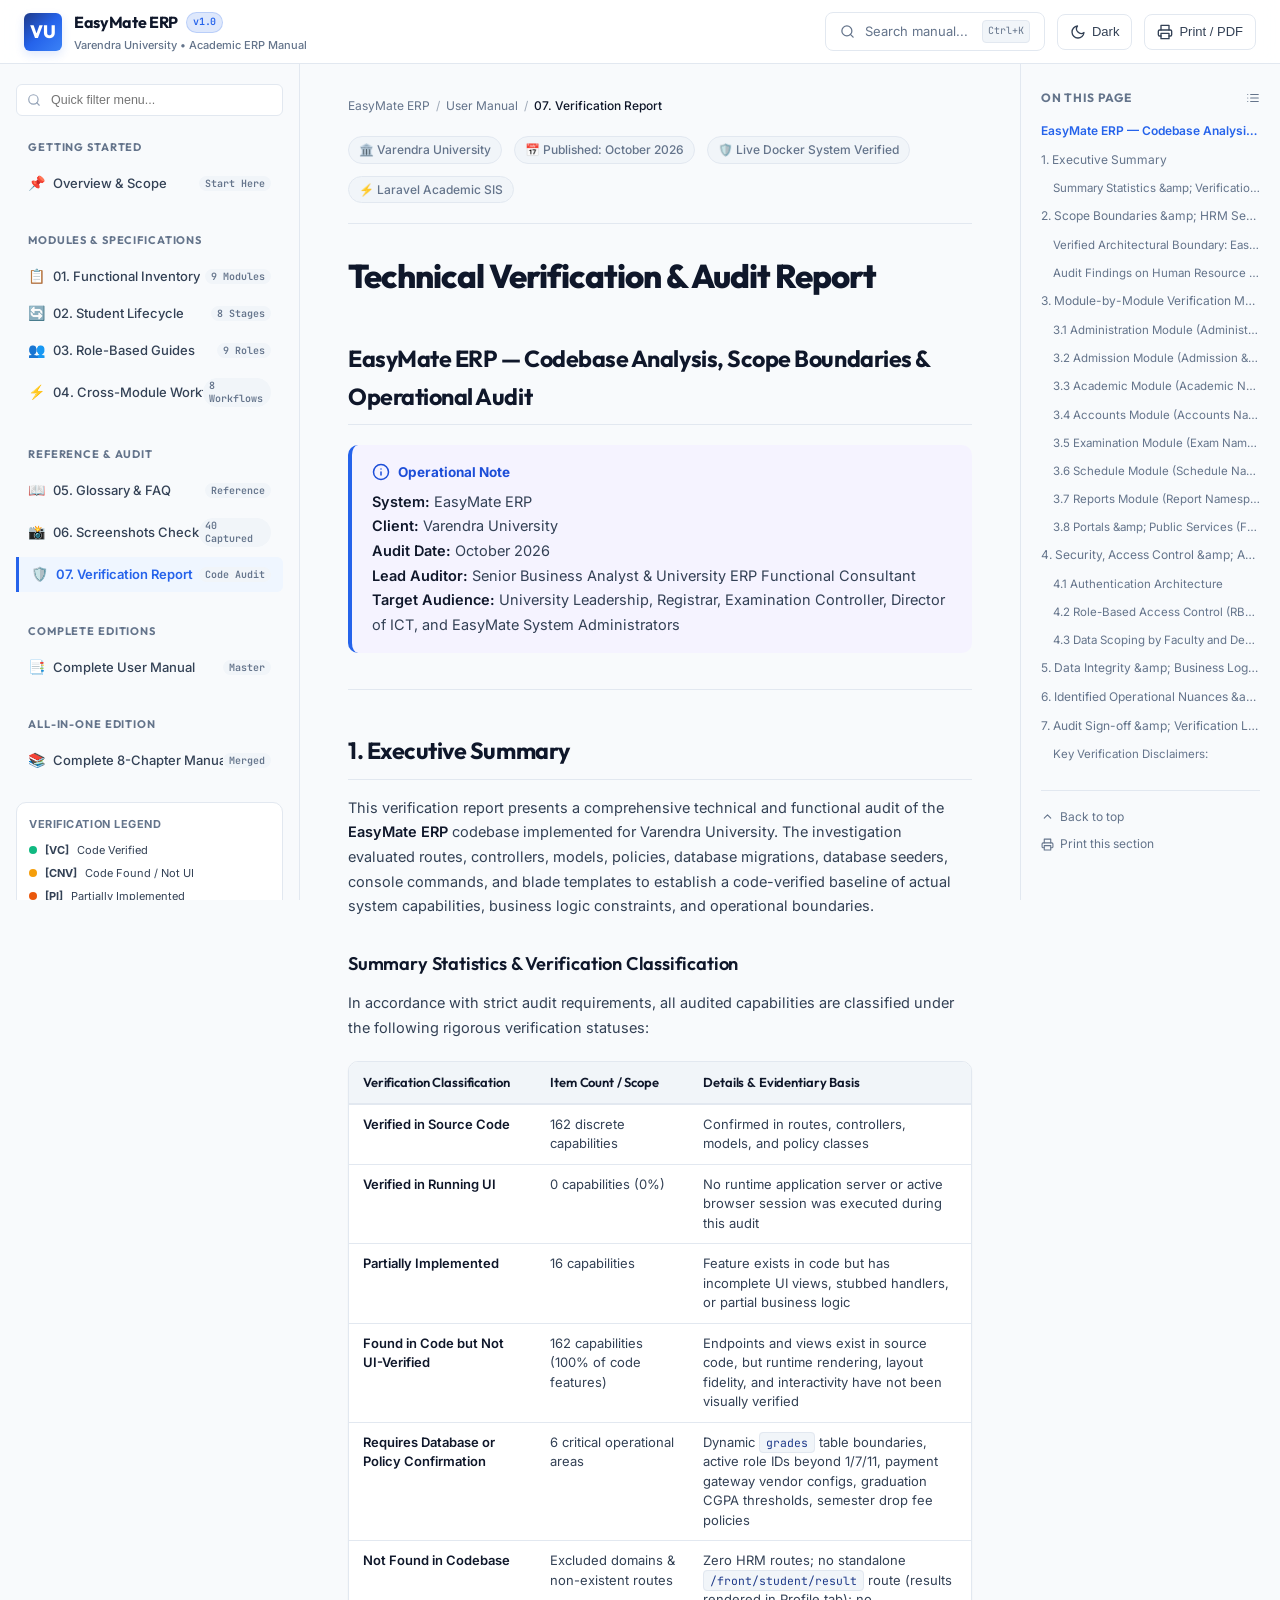
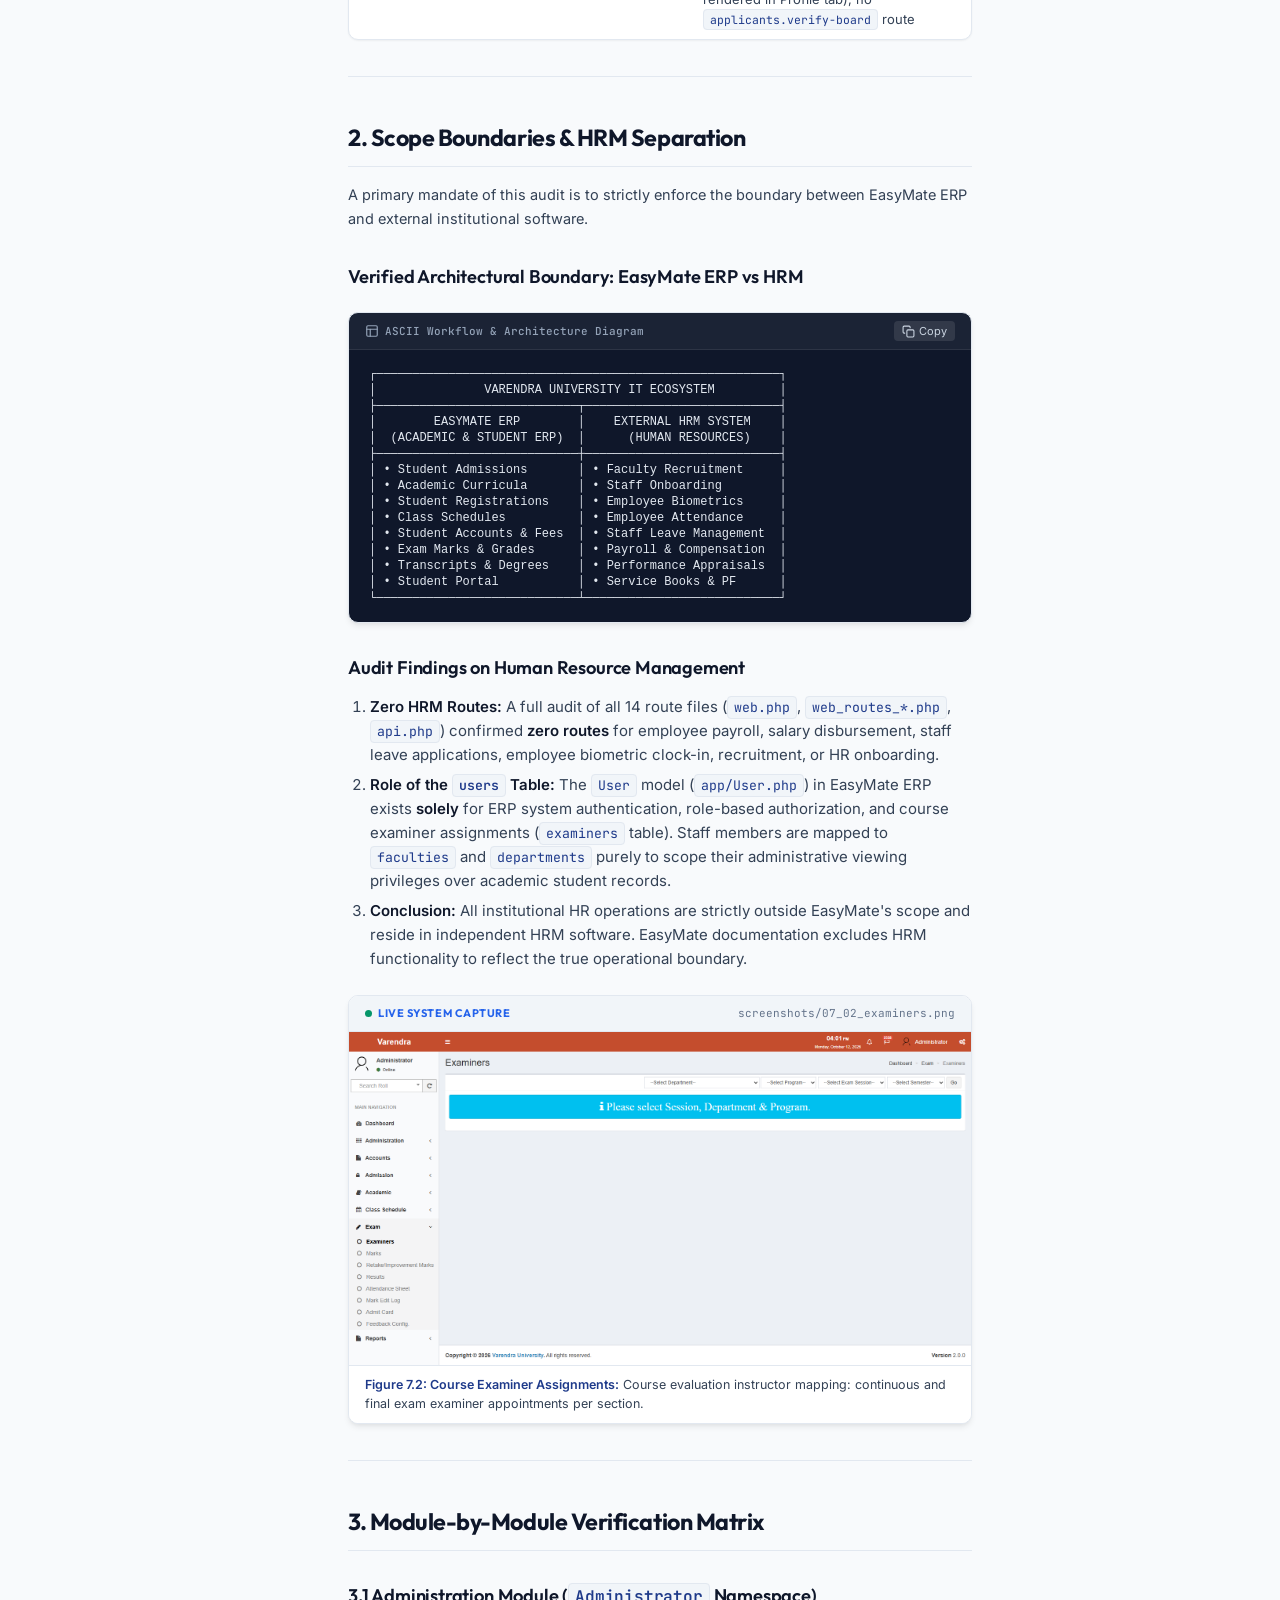
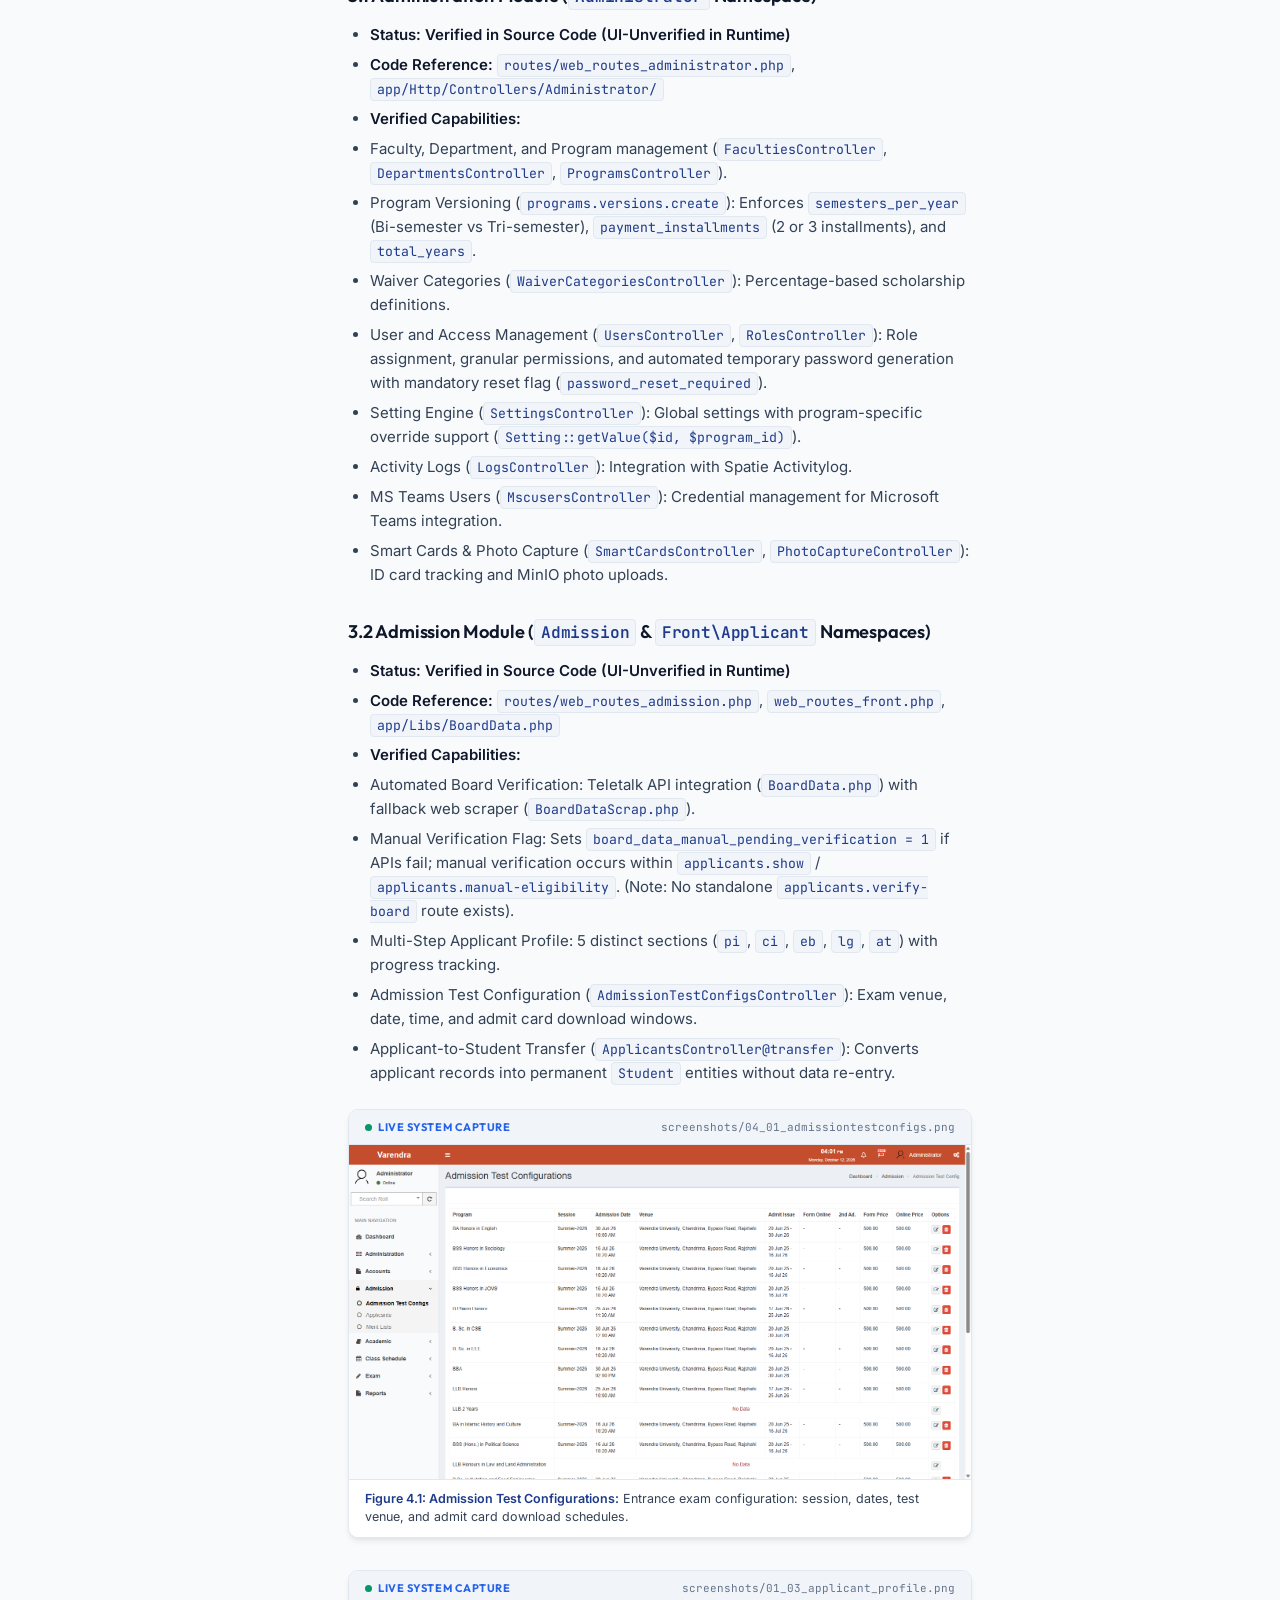
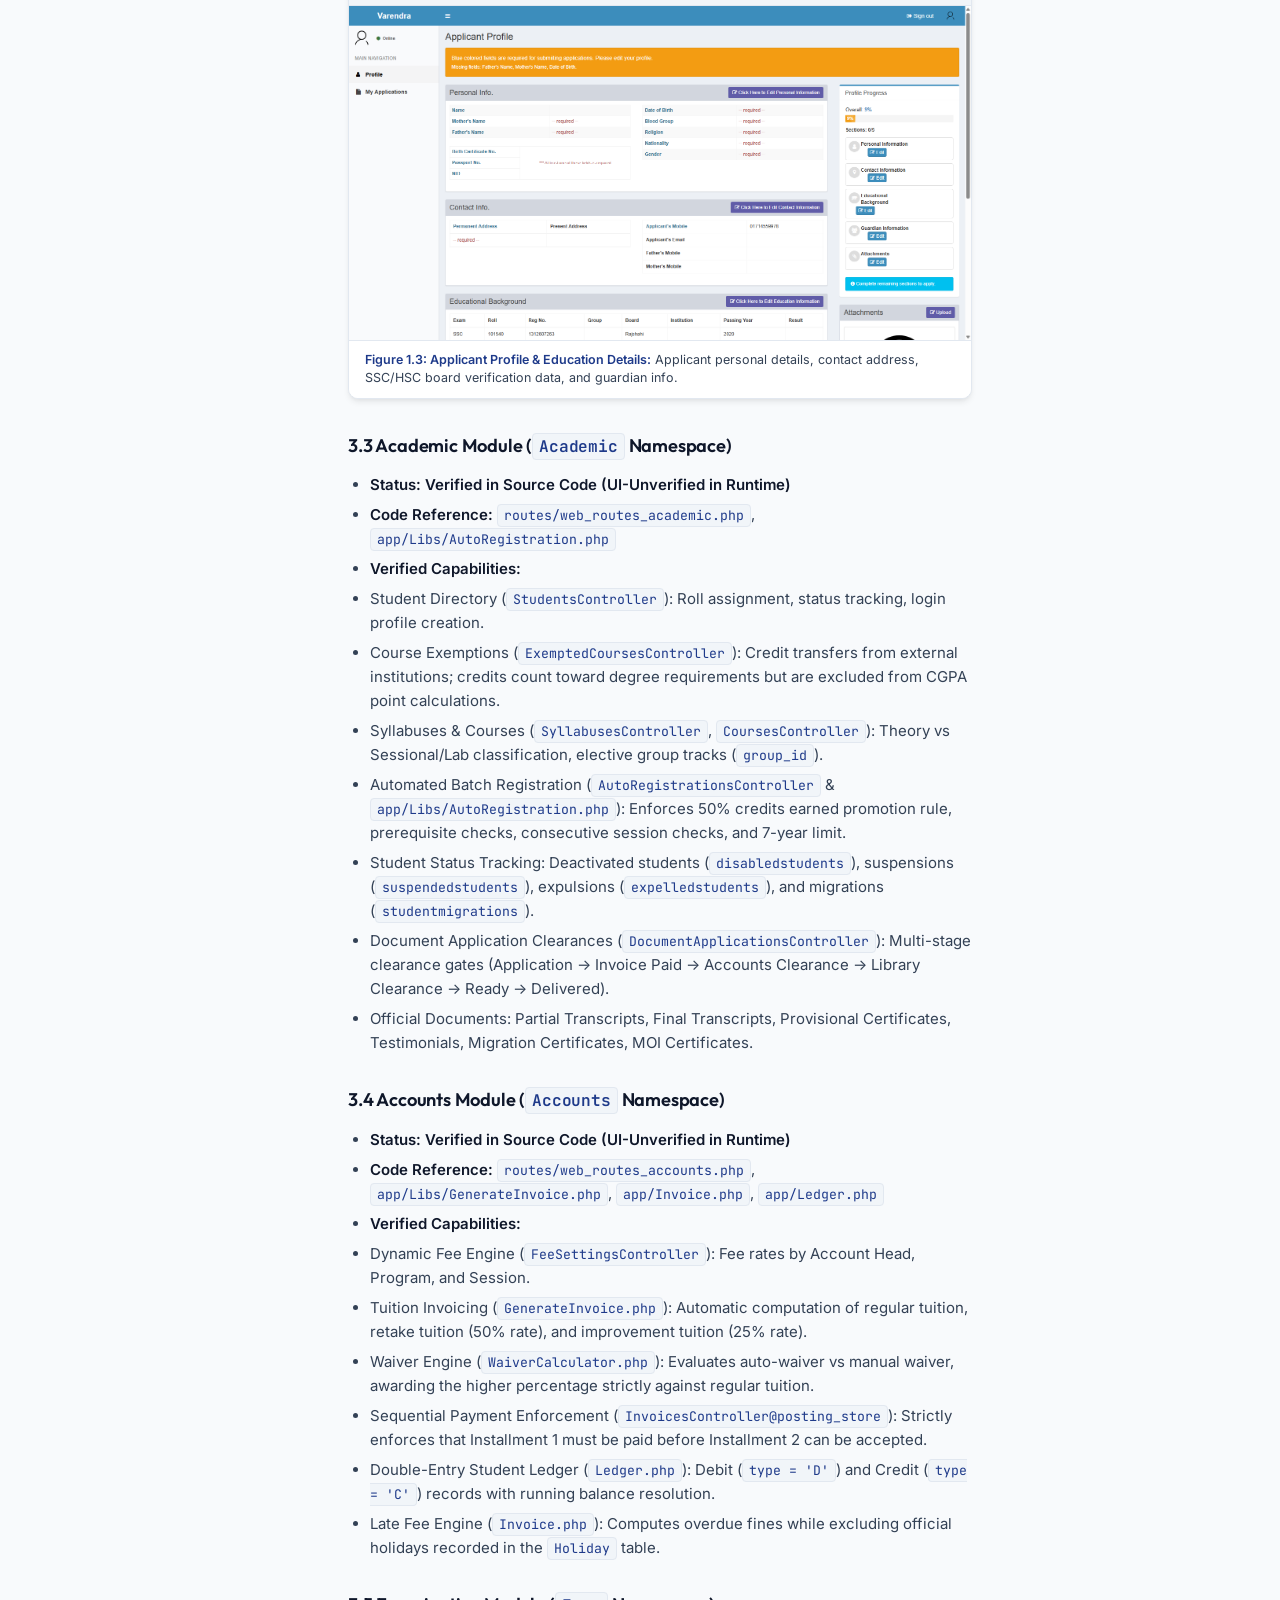
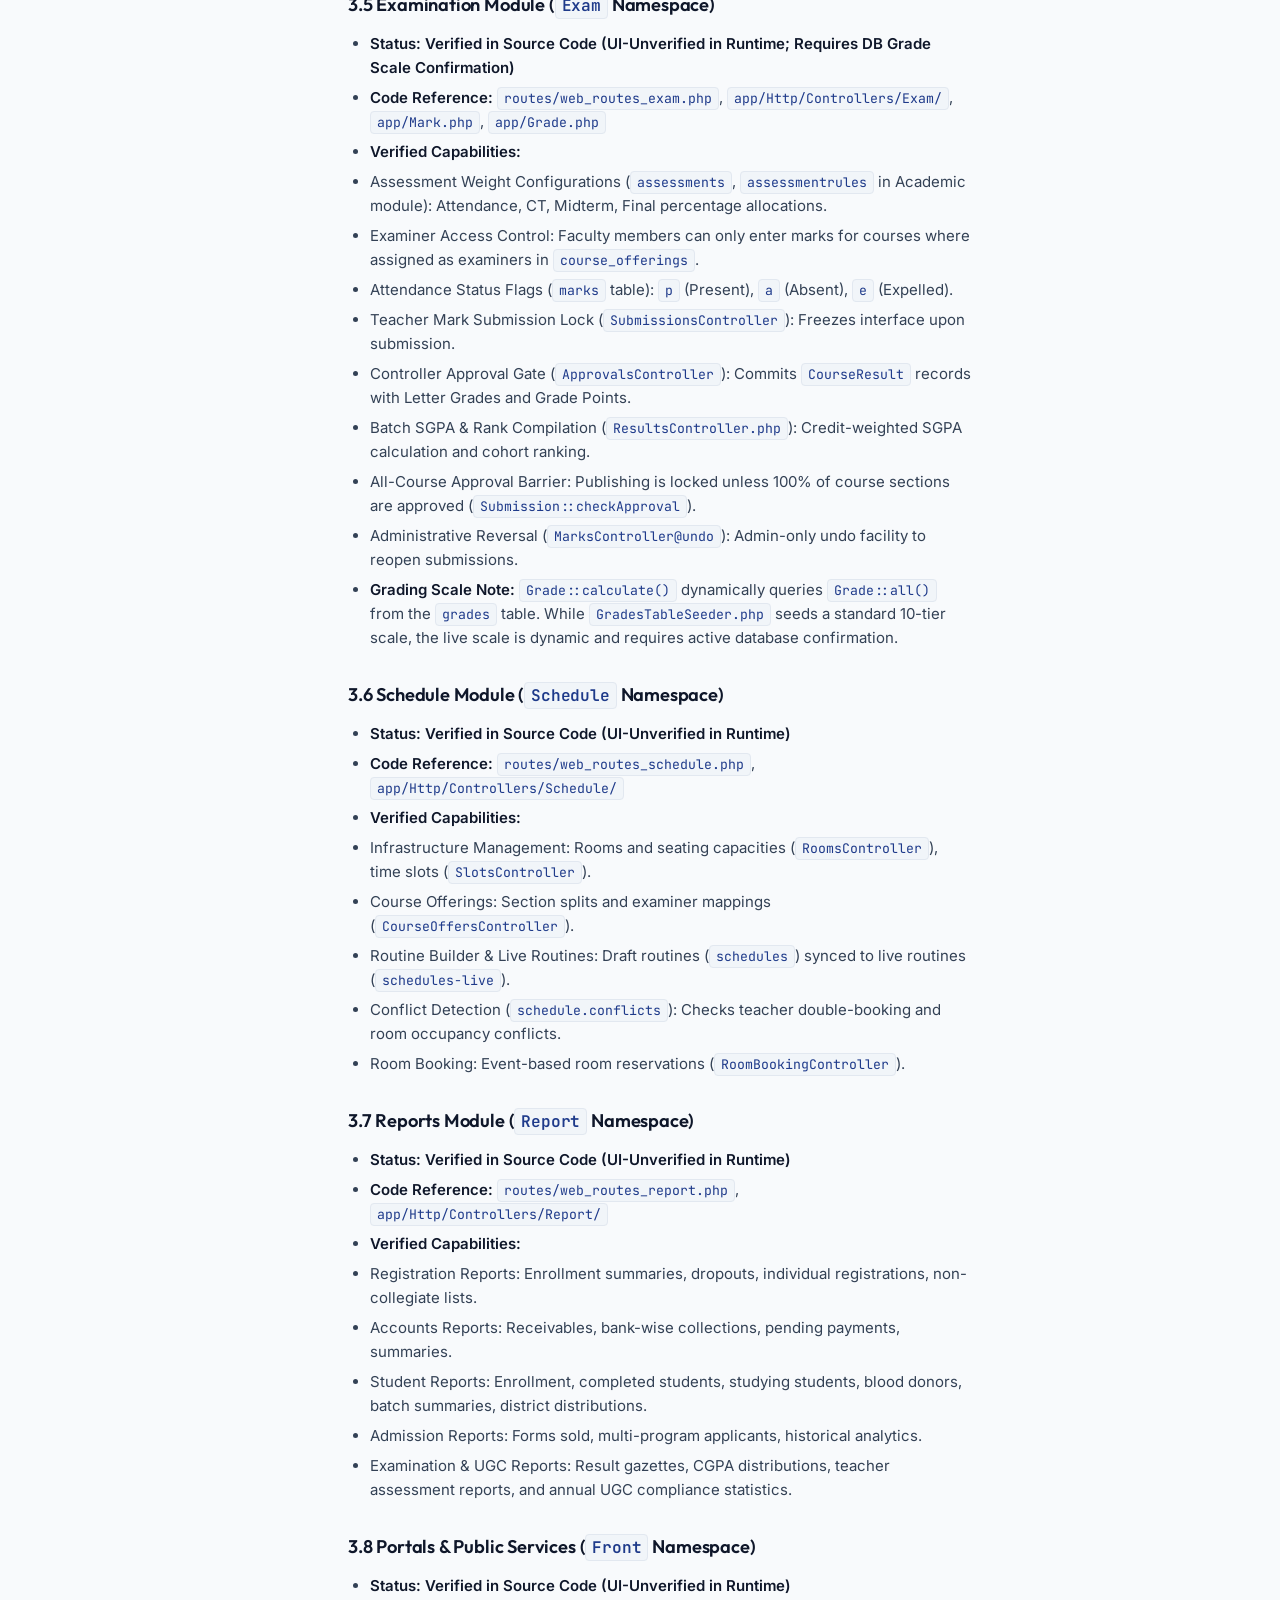
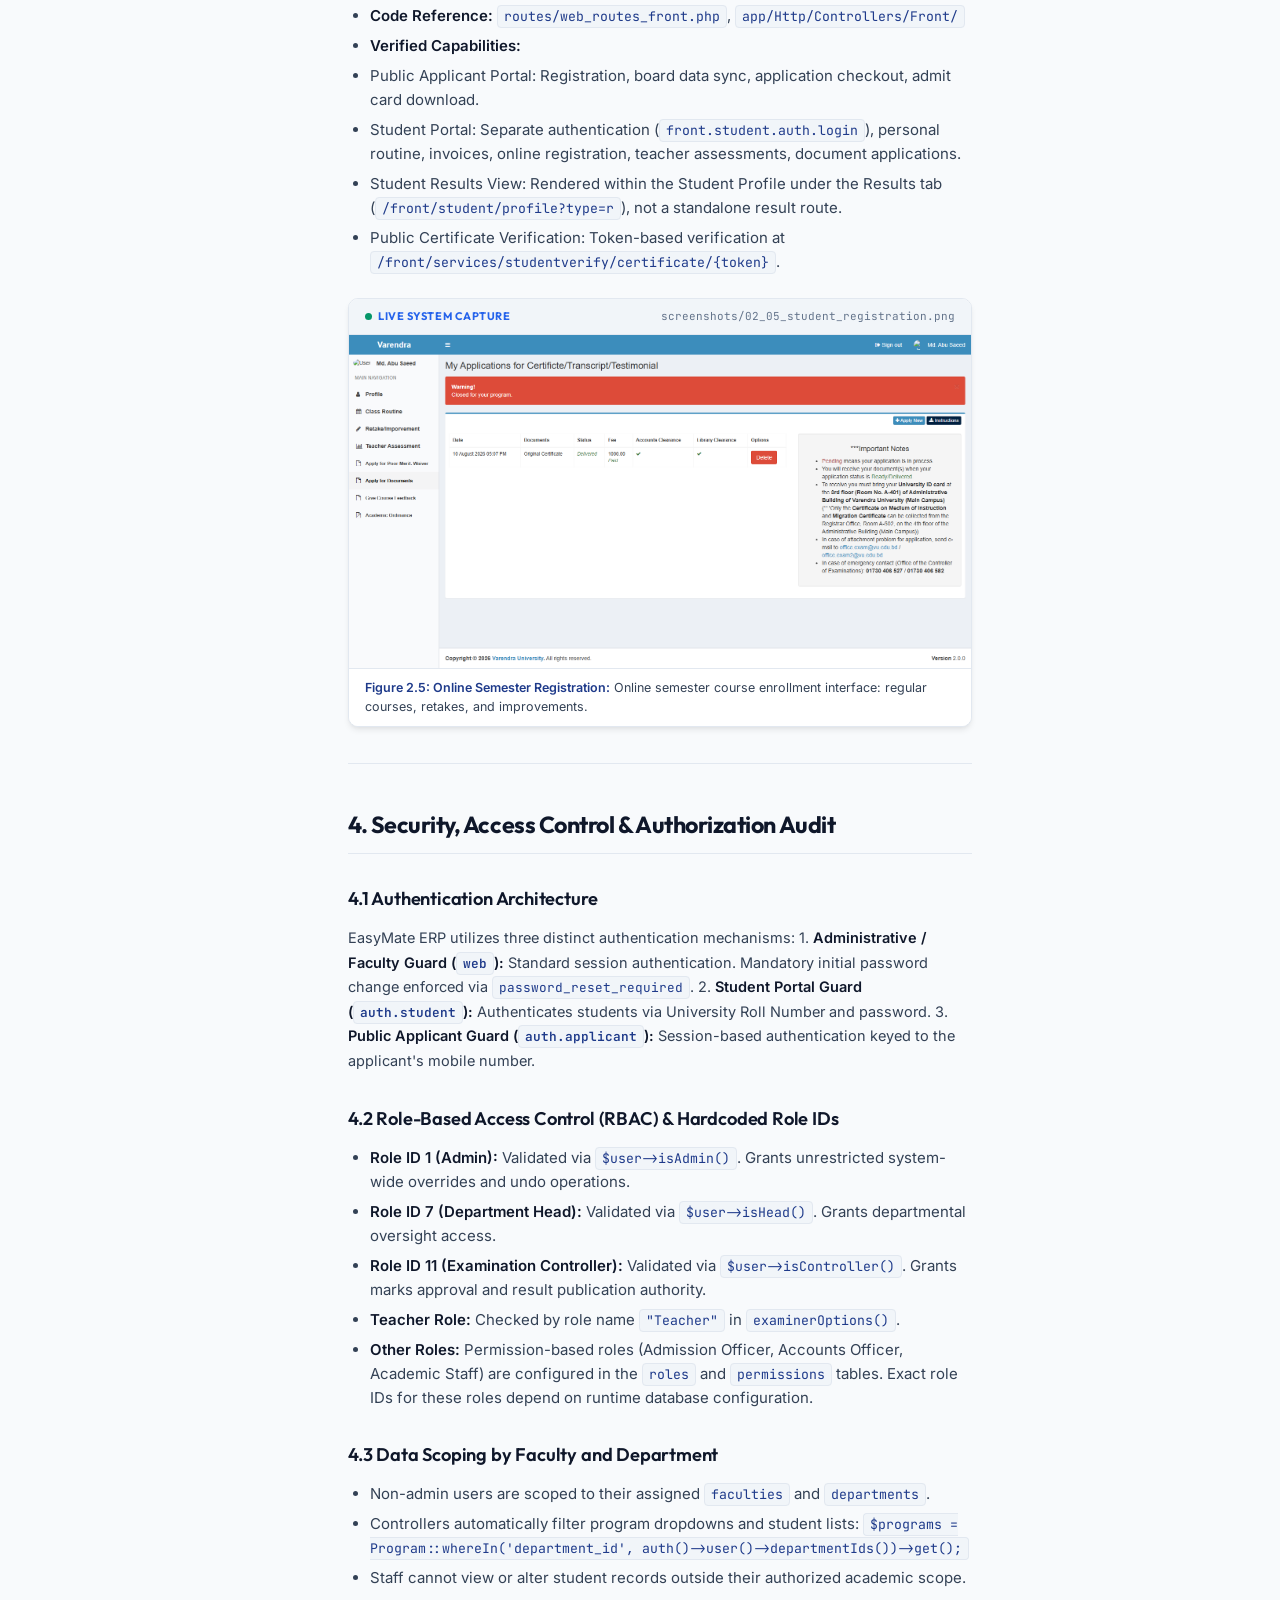
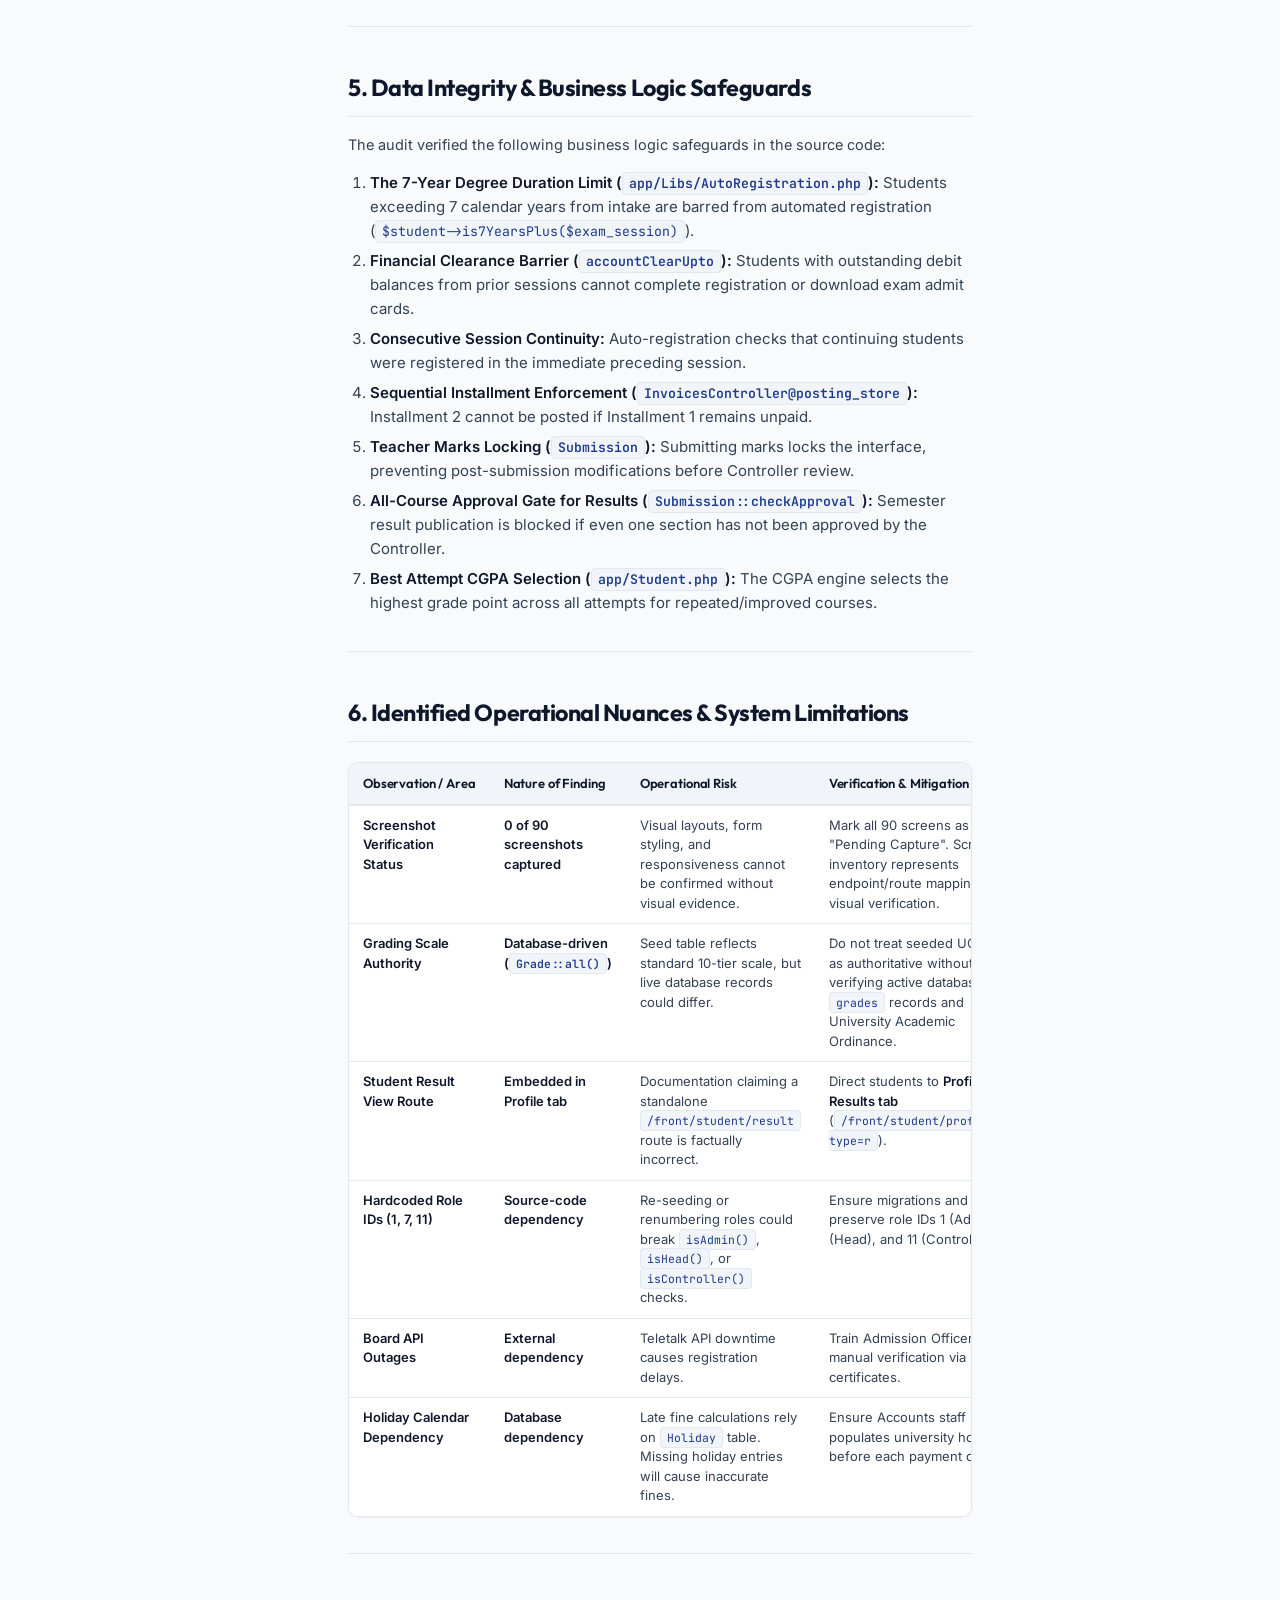
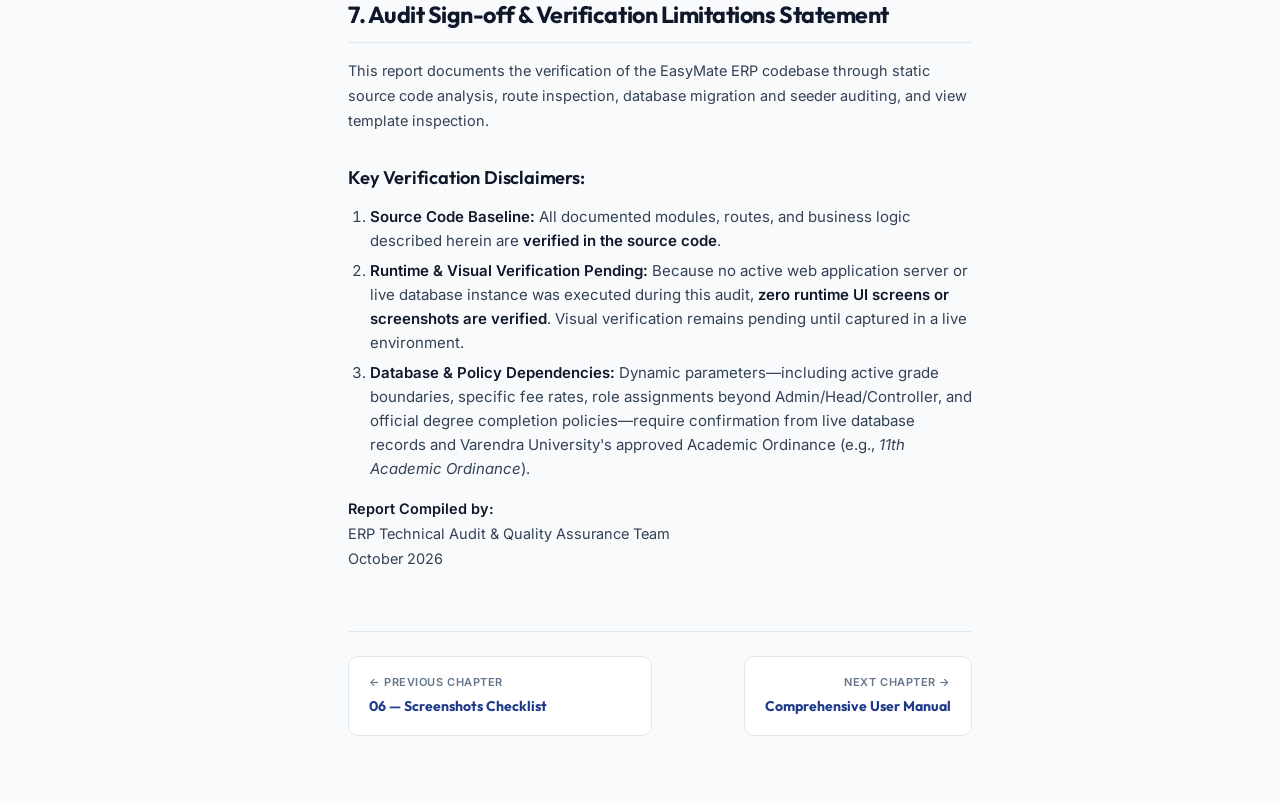
<file: verification-report.html>
<!DOCTYPE html>
<html lang="en" data-theme="light">
<head>
  <meta charset="utf-8">
  <meta name="viewport" content="width=device-width, initial-scale=1.0">
  <title>Technical Verification Report — EasyMate ERP Manual | Varendra University</title>
  <meta name="description" content="Varendra University EasyMate ERP User Manual & Operational Reference: Student Lifecycle, Cross-Module Workflows, Roles & Technical Verification.">
  <link rel="stylesheet" href="assets/manual.css">
  <link rel="icon" type="image/svg+xml" href="data:image/svg+xml,<svg xmlns='http://www.w3.org/2000/svg' viewBox='0 0 24 24' fill='%231e3a8a'><path d='M12 2L1 7l11 5 9-4.09V17h2V7L12 2z'/></svg>">
</head>
<body>

  <!-- Top App Header -->
  <header class="app-header">
    <div style="display:flex;align-items:center;gap:16px;">
      <button class="mobile-nav-toggle" id="mobile-nav-toggle" aria-label="Toggle navigation">
        <svg xmlns="http://www.w3.org/2000/svg" width="22" height="22" viewBox="0 0 24 24" fill="none" stroke="currentColor" stroke-width="2" stroke-linecap="round" stroke-linejoin="round"><line x1="3" y1="12" x2="21" y2="12"></line><line x1="3" y1="6" x2="21" y2="6"></line><line x1="3" y1="18" x2="21" y2="18"></line></svg>
      </button>
      <a href="index.html" class="brand-wrapper">
        <div class="brand-logo">VU</div>
        <div class="brand-text">
          <div class="brand-title">
            EasyMate ERP
            <span class="version-tag">v1.0</span>
          </div>
          <div class="brand-subtitle">Varendra University • Academic ERP Manual</div>
        </div>
      </a>
    </div>

    <div class="header-actions">
      <div class="search-trigger" role="button" tabindex="0" title="Search documentation (Ctrl+K)">
        <svg xmlns="http://www.w3.org/2000/svg" width="15" height="15" viewBox="0 0 24 24" fill="none" stroke="currentColor" stroke-width="2" stroke-linecap="round" stroke-linejoin="round"><circle cx="11" cy="11" r="8"></circle><line x1="21" y1="21" x2="16.65" y2="16.65"></line></svg>
        <span>Search manual...</span>
        <kbd>Ctrl+K</kbd>
      </div>

      <button class="header-btn" id="theme-toggle-btn" title="Toggle Dark/Light Mode">
        <svg xmlns="http://www.w3.org/2000/svg" width="16" height="16" viewBox="0 0 24 24" fill="none" stroke="currentColor" stroke-width="2" stroke-linecap="round" stroke-linejoin="round"><path d="M21 12.79A9 9 0 1 1 11.21 3 7 7 0 0 0 21 12.79z"></path></svg>
        Dark
      </button>

      <button class="header-btn print-btn-action" title="Print this manual or Export to PDF">
        <svg xmlns="http://www.w3.org/2000/svg" width="16" height="16" viewBox="0 0 24 24" fill="none" stroke="currentColor" stroke-width="2" stroke-linecap="round" stroke-linejoin="round"><polyline points="6 9 6 2 18 2 18 9"></polyline><path d="M6 18H4a2 2 0 0 1-2-2v-5a2 2 0 0 1 2-2h16a2 2 0 0 1 2 2v5a2 2 0 0 1-2 2h-2"></path><rect x="6" y="14" width="12" height="8"></rect></svg>
        Print / PDF
      </button>
    </div>
  </header>

  <!-- Docs Layout -->
  <div class="docs-layout">

    <!-- Left Sidebar -->
    <aside class="docs-sidebar">
      <div class="sidebar-search-box">
        <input type="text" id="sidebar-filter-input" class="sidebar-search-input" placeholder="Quick filter menu...">
      </div>
      <nav class="sidebar-nav">
  <div class="sidebar-nav-group">
    <div class="sidebar-group-title">Getting Started</div>
    <ul class="sidebar-nav-list">
      <li class="sidebar-nav-item">
        <a href="index.html" class="sidebar-nav-link">
          <span class="nav-label"><span class="nav-icon">📌</span> Overview &amp; Scope</span>
          <span class="nav-badge">Start Here</span>
        </a>
      </li>
    </ul>
  </div>
  <div class="sidebar-nav-group">
    <div class="sidebar-group-title">Modules &amp; Specifications</div>
    <ul class="sidebar-nav-list">
      <li class="sidebar-nav-item">
        <a href="01-functional-inventory.html" class="sidebar-nav-link">
          <span class="nav-label"><span class="nav-icon">📋</span> 01. Functional Inventory</span>
          <span class="nav-badge">9 Modules</span>
        </a>
      </li>
      <li class="sidebar-nav-item">
        <a href="02-student-lifecycle.html" class="sidebar-nav-link">
          <span class="nav-label"><span class="nav-icon">🔄</span> 02. Student Lifecycle</span>
          <span class="nav-badge">8 Stages</span>
        </a>
      </li>
      <li class="sidebar-nav-item">
        <a href="03-role-based-guides.html" class="sidebar-nav-link">
          <span class="nav-label"><span class="nav-icon">👥</span> 03. Role-Based Guides</span>
          <span class="nav-badge">9 Roles</span>
        </a>
      </li>
      <li class="sidebar-nav-item">
        <a href="04-cross-module-workflows.html" class="sidebar-nav-link">
          <span class="nav-label"><span class="nav-icon">⚡</span> 04. Cross-Module Workflows</span>
          <span class="nav-badge">8 Workflows</span>
        </a>
      </li>
    </ul>
  </div>
  <div class="sidebar-nav-group">
    <div class="sidebar-group-title">Reference &amp; Audit</div>
    <ul class="sidebar-nav-list">
      <li class="sidebar-nav-item">
        <a href="05-glossary-and-faq.html" class="sidebar-nav-link">
          <span class="nav-label"><span class="nav-icon">📖</span> 05. Glossary &amp; FAQ</span>
          <span class="nav-badge">Reference</span>
        </a>
      </li>
      <li class="sidebar-nav-item">
        <a href="06-screenshots-checklist.html" class="sidebar-nav-link">
          <span class="nav-label"><span class="nav-icon">📸</span> 06. Screenshots Checklist</span>
          <span class="nav-badge">40 Captured</span>
        </a>
      </li>
      <li class="sidebar-nav-item">
        <a href="verification-report.html" class="sidebar-nav-link active">
          <span class="nav-label"><span class="nav-icon">🛡️</span> 07. Verification Report</span>
          <span class="nav-badge">Code Audit</span>
        </a>
      </li>
    </ul>
  </div>
  <div class="sidebar-nav-group">
    <div class="sidebar-group-title">Complete Editions</div>
    <ul class="sidebar-nav-list">
      <li class="sidebar-nav-item">
        <a href="user-manual.html" class="sidebar-nav-link">
          <span class="nav-label"><span class="nav-icon">📑</span> Complete User Manual</span>
          <span class="nav-badge">Master</span>
        </a>
      </li>
    </ul>
  </div>
  <div class="sidebar-nav-group">
    <div class="sidebar-group-title">All-in-One Edition</div>
    <ul class="sidebar-nav-list">
      <li class="sidebar-nav-item">
        <a href="complete-manual.html" class="sidebar-nav-link">
          <span class="nav-label"><span class="nav-icon">📚</span> Complete 8-Chapter Manual</span>
          <span class="nav-badge">Merged</span>
        </a>
      </li>
    </ul>
  </div>

  <div class="sidebar-legend">
    <div class="sidebar-legend-title">Verification Legend</div>
    <div class="legend-item"><span class="legend-dot" style="background:#10b981;"></span> <strong>[VC]</strong> Code Verified</div>
    <div class="legend-item"><span class="legend-dot" style="background:#f59e0b;"></span> <strong>[CNV]</strong> Code Found / Not UI</div>
    <div class="legend-item"><span class="legend-dot" style="background:#ea580c;"></span> <strong>[PI]</strong> Partially Implemented</div>
    <div class="legend-item"><span class="legend-dot" style="background:#7c3aed;"></span> <strong>[VUI]</strong> Running UI Verified</div>
    <div class="legend-item"><span class="legend-dot" style="background:#0284c7;"></span> <strong>[RDC]</strong> Requires DB / Policy</div>
    <div class="legend-item"><span class="legend-dot" style="background:#dc2626;"></span> <strong>[NF]</strong> Not Found / Excluded</div>
  </div>
</nav>

    </aside>

    <!-- Main Content Area -->
    <main class="docs-main">
      <article class="docs-article">
        
        <nav class="breadcrumbs" aria-label="Breadcrumb">
          <a href="index.html">EasyMate ERP</a>
          <span class="separator">/</span>
          <a href="index.html">User Manual</a>
          <span class="separator">/</span>
          <span class="current">07. Verification Report</span>
        </nav>

        <div class="doc-header-banner">
          <div class="doc-meta-row">
            <span class="doc-meta-pill">🏛️ Varendra University</span>
            <span class="doc-meta-pill">📅 Published: October 2026</span>
            <span class="doc-meta-pill">🛡️ Live Docker System Verified</span>
            <span class="doc-meta-pill">⚡ Laravel Academic SIS</span>
          </div>
        </div>

        <h1 id="technical-verification-audit-report">Technical Verification &amp; Audit Report<a href="#technical-verification-audit-report" class="heading-anchor" aria-hidden="true" title="Direct link to this section">#</a></h1>
<h2 id="easymate-erp-codebase-analysis-scope-boundaries-operational-audit">EasyMate ERP — Codebase Analysis, Scope Boundaries &amp; Operational Audit<a href="#easymate-erp-codebase-analysis-scope-boundaries-operational-audit" class="heading-anchor" aria-hidden="true" title="Direct link to this section">#</a></h2>
<div class="callout callout-info">
  <div class="callout-title">
    <svg xmlns="http://www.w3.org/2000/svg" width="18" height="18" viewBox="0 0 24 24" fill="none" stroke="currentColor" stroke-width="2" stroke-linecap="round" stroke-linejoin="round"><circle cx="12" cy="12" r="10"></circle><line x1="12" y1="16" x2="12" y2="12"></line><line x1="12" y1="8" x2="12.01" y2="8"></line></svg>
    Operational Note
  </div>
  <p><strong>System:</strong> EasyMate ERP<br />
<strong>Client:</strong> Varendra University<br />
<strong>Audit Date:</strong> October 2026<br />
<strong>Lead Auditor:</strong> Senior Business Analyst &amp; University ERP Functional Consultant<br />
<strong>Target Audience:</strong> University Leadership, Registrar, Examination Controller, Director of ICT, and EasyMate System Administrators  </p>
</div>
<hr />
<h2 id="1-executive-summary">1. Executive Summary<a href="#1-executive-summary" class="heading-anchor" aria-hidden="true" title="Direct link to this section">#</a></h2>
<p>This verification report presents a comprehensive technical and functional audit of the <strong>EasyMate ERP</strong> codebase implemented for Varendra University. The investigation evaluated routes, controllers, models, policies, database migrations, database seeders, console commands, and blade templates to establish a code-verified baseline of actual system capabilities, business logic constraints, and operational boundaries.</p>
<h3 id="summary-statistics-verification-classification">Summary Statistics &amp; Verification Classification<a href="#summary-statistics-verification-classification" class="heading-anchor" aria-hidden="true" title="Direct link to this section">#</a></h3>
<p>In accordance with strict audit requirements, all audited capabilities are classified under the following rigorous verification statuses:</p>
<div class="table-wrapper"><table>
<thead>
<tr>
<th>Verification Classification</th>
<th>Item Count / Scope</th>
<th>Details &amp; Evidentiary Basis</th>
</tr>
</thead>
<tbody>
<tr>
<td><strong>Verified in Source Code</strong></td>
<td>162 discrete capabilities</td>
<td>Confirmed in routes, controllers, models, and policy classes</td>
</tr>
<tr>
<td><strong>Verified in Running UI</strong></td>
<td>0 capabilities (0%)</td>
<td>No runtime application server or active browser session was executed during this audit</td>
</tr>
<tr>
<td><strong>Partially Implemented</strong></td>
<td>16 capabilities</td>
<td>Feature exists in code but has incomplete UI views, stubbed handlers, or partial business logic</td>
</tr>
<tr>
<td><strong>Found in Code but Not UI-Verified</strong></td>
<td>162 capabilities (100% of code features)</td>
<td>Endpoints and views exist in source code, but runtime rendering, layout fidelity, and interactivity have not been visually verified</td>
</tr>
<tr>
<td><strong>Requires Database or Policy Confirmation</strong></td>
<td>6 critical operational areas</td>
<td>Dynamic <code>grades</code> table boundaries, active role IDs beyond 1/7/11, payment gateway vendor configs, graduation CGPA thresholds, semester drop fee policies</td>
</tr>
<tr>
<td><strong>Not Found in Codebase</strong></td>
<td>Excluded domains &amp; non-existent routes</td>
<td>Zero HRM routes; no standalone <code>/front/student/result</code> route (results rendered in Profile tab); no <code>applicants.verify-board</code> route</td>
</tr>
</tbody>
</table></div>
<hr />
<h2 id="2-scope-boundaries-hrm-separation">2. Scope Boundaries &amp; HRM Separation<a href="#2-scope-boundaries-hrm-separation" class="heading-anchor" aria-hidden="true" title="Direct link to this section">#</a></h2>
<p>A primary mandate of this audit is to strictly enforce the boundary between EasyMate ERP and external institutional software.</p>
<h3 id="verified-architectural-boundary-easymate-erp-vs-hrm">Verified Architectural Boundary: EasyMate ERP vs HRM<a href="#verified-architectural-boundary-easymate-erp-vs-hrm" class="heading-anchor" aria-hidden="true" title="Direct link to this section">#</a></h3>
<div class="code-wrapper diagram-wrapper">
  <div class="code-header">
    <span class="code-title"><svg xmlns="http://www.w3.org/2000/svg" width="14" height="14" viewBox="0 0 24 24" fill="none" stroke="currentColor" stroke-width="2" stroke-linecap="round" stroke-linejoin="round"><rect x="3" y="3" width="18" height="18" rx="2" ry="2"></rect><line x1="3" y1="9" x2="21" y2="9"></line><line x1="9" y1="21" x2="9" y2="9"></line></svg> ASCII Workflow & Architecture Diagram</span>
    <button class="code-copy-btn" title="Copy to clipboard">
      <svg xmlns="http://www.w3.org/2000/svg" width="13" height="13" viewBox="0 0 24 24" fill="none" stroke="currentColor" stroke-width="2" stroke-linecap="round" stroke-linejoin="round"><rect x="9" y="9" width="13" height="13" rx="2" ry="2"></rect><path d="M5 15H4a2 2 0 0 1-2-2V4a2 2 0 0 1 2-2h9a2 2 0 0 1 2 2v1"></path></svg>
      Copy
    </button>
  </div>
  <pre><code>┌────────────────────────────────────────────────────────┐
│               VARENDRA UNIVERSITY IT ECOSYSTEM         │
├────────────────────────────┬───────────────────────────┤
│        EASYMATE ERP        │    EXTERNAL HRM SYSTEM    │
│  (ACADEMIC &amp; STUDENT ERP)  │      (HUMAN RESOURCES)    │
├────────────────────────────┼───────────────────────────┤
│ • Student Admissions       │ • Faculty Recruitment     │
│ • Academic Curricula       │ • Staff Onboarding        │
│ • Student Registrations    │ • Employee Biometrics     │
│ • Class Schedules          │ • Employee Attendance     │
│ • Student Accounts &amp; Fees  │ • Staff Leave Management  │
│ • Exam Marks &amp; Grades      │ • Payroll &amp; Compensation  │
│ • Transcripts &amp; Degrees    │ • Performance Appraisals  │
│ • Student Portal           │ • Service Books &amp; PF      │
└────────────────────────────┴───────────────────────────┘
</code></pre>
</div>
<h3 id="audit-findings-on-human-resource-management">Audit Findings on Human Resource Management<a href="#audit-findings-on-human-resource-management" class="heading-anchor" aria-hidden="true" title="Direct link to this section">#</a></h3>
<ol>
<li><strong>Zero HRM Routes:</strong> A full audit of all 14 route files (<code>web.php</code>, <code>web_routes_*.php</code>, <code>api.php</code>) confirmed <strong>zero routes</strong> for employee payroll, salary disbursement, staff leave applications, employee biometric clock-in, recruitment, or HR onboarding.</li>
<li><strong>Role of the <code>users</code> Table:</strong> The <code>User</code> model (<code>app/User.php</code>) in EasyMate ERP exists <strong>solely</strong> for ERP system authentication, role-based authorization, and course examiner assignments (<code>examiners</code> table). Staff members are mapped to <code>faculties</code> and <code>departments</code> purely to scope their administrative viewing privileges over academic student records.</li>
<li><strong>Conclusion:</strong> All institutional HR operations are strictly outside EasyMate's scope and reside in independent HRM software. EasyMate documentation excludes HRM functionality to reflect the true operational boundary.</li>
</ol>
<figure class="screenshot-figure">
  <div class="screenshot-header">
    <span class="screenshot-tag">Live System Capture</span>
    <span class="screenshot-filename">screenshots/07_02_examiners.png</span>
  </div>
  <a href="screenshots/07_02_examiners.png" target="_blank" class="screenshot-img-link" title="Click to view full size">
    <img src="screenshots/07_02_examiners.png" alt="Figure 7.2: Course Examiner Assignments" class="screenshot-img" loading="lazy">
  </a>
  <figcaption><strong>Figure 7.2: Course Examiner Assignments:</strong> Course evaluation instructor mapping: continuous and final exam examiner appointments per section.</figcaption>
</figure>

<hr />
<h2 id="3-module-by-module-verification-matrix">3. Module-by-Module Verification Matrix<a href="#3-module-by-module-verification-matrix" class="heading-anchor" aria-hidden="true" title="Direct link to this section">#</a></h2>
<h3 id="31-administration-module-administrator-namespace">3.1 Administration Module (<code>Administrator</code> Namespace)<a href="#31-administration-module-administrator-namespace" class="heading-anchor" aria-hidden="true" title="Direct link to this section">#</a></h3>
<ul>
<li><strong>Status:</strong> <strong>Verified in Source Code (UI-Unverified in Runtime)</strong></li>
<li><strong>Code Reference:</strong> <code>routes/web_routes_administrator.php</code>, <code>app/Http/Controllers/Administrator/</code></li>
<li><strong>Verified Capabilities:</strong></li>
<li>Faculty, Department, and Program management (<code>FacultiesController</code>, <code>DepartmentsController</code>, <code>ProgramsController</code>).</li>
<li>Program Versioning (<code>programs.versions.create</code>): Enforces <code>semesters_per_year</code> (Bi-semester vs Tri-semester), <code>payment_installments</code> (2 or 3 installments), and <code>total_years</code>.</li>
<li>Waiver Categories (<code>WaiverCategoriesController</code>): Percentage-based scholarship definitions.</li>
<li>User and Access Management (<code>UsersController</code>, <code>RolesController</code>): Role assignment, granular permissions, and automated temporary password generation with mandatory reset flag (<code>password_reset_required</code>).</li>
<li>Setting Engine (<code>SettingsController</code>): Global settings with program-specific override support (<code>Setting::getValue($id, $program_id)</code>).</li>
<li>Activity Logs (<code>LogsController</code>): Integration with Spatie Activitylog.</li>
<li>MS Teams Users (<code>MscusersController</code>): Credential management for Microsoft Teams integration.</li>
<li>Smart Cards &amp; Photo Capture (<code>SmartCardsController</code>, <code>PhotoCaptureController</code>): ID card tracking and MinIO photo uploads.</li>
</ul>
<h3 id="32-admission-module-admission-frontapplicant-namespaces">3.2 Admission Module (<code>Admission</code> &amp; <code>Front\Applicant</code> Namespaces)<a href="#32-admission-module-admission-frontapplicant-namespaces" class="heading-anchor" aria-hidden="true" title="Direct link to this section">#</a></h3>
<ul>
<li><strong>Status:</strong> <strong>Verified in Source Code (UI-Unverified in Runtime)</strong></li>
<li><strong>Code Reference:</strong> <code>routes/web_routes_admission.php</code>, <code>web_routes_front.php</code>, <code>app/Libs/BoardData.php</code></li>
<li><strong>Verified Capabilities:</strong></li>
<li>Automated Board Verification: Teletalk API integration (<code>BoardData.php</code>) with fallback web scraper (<code>BoardDataScrap.php</code>).</li>
<li>Manual Verification Flag: Sets <code>board_data_manual_pending_verification = 1</code> if APIs fail; manual verification occurs within <code>applicants.show</code> / <code>applicants.manual-eligibility</code>. (Note: No standalone <code>applicants.verify-board</code> route exists).</li>
<li>Multi-Step Applicant Profile: 5 distinct sections (<code>pi</code>, <code>ci</code>, <code>eb</code>, <code>lg</code>, <code>at</code>) with progress tracking.</li>
<li>Admission Test Configuration (<code>AdmissionTestConfigsController</code>): Exam venue, date, time, and admit card download windows.</li>
<li>Applicant-to-Student Transfer (<code>ApplicantsController@transfer</code>): Converts applicant records into permanent <code>Student</code> entities without data re-entry.</li>
</ul>
<figure class="screenshot-figure">
  <div class="screenshot-header">
    <span class="screenshot-tag">Live System Capture</span>
    <span class="screenshot-filename">screenshots/04_01_admissiontestconfigs.png</span>
  </div>
  <a href="screenshots/04_01_admissiontestconfigs.png" target="_blank" class="screenshot-img-link" title="Click to view full size">
    <img src="screenshots/04_01_admissiontestconfigs.png" alt="Figure 4.1: Admission Test Configurations" class="screenshot-img" loading="lazy">
  </a>
  <figcaption><strong>Figure 4.1: Admission Test Configurations:</strong> Entrance exam configuration: session, dates, test venue, and admit card download schedules.</figcaption>
</figure>

<figure class="screenshot-figure">
  <div class="screenshot-header">
    <span class="screenshot-tag">Live System Capture</span>
    <span class="screenshot-filename">screenshots/01_03_applicant_profile.png</span>
  </div>
  <a href="screenshots/01_03_applicant_profile.png" target="_blank" class="screenshot-img-link" title="Click to view full size">
    <img src="screenshots/01_03_applicant_profile.png" alt="Figure 1.3: Applicant Profile &amp; Education Details" class="screenshot-img" loading="lazy">
  </a>
  <figcaption><strong>Figure 1.3: Applicant Profile &amp; Education Details:</strong> Applicant personal details, contact address, SSC/HSC board verification data, and guardian info.</figcaption>
</figure>

<h3 id="33-academic-module-academic-namespace">3.3 Academic Module (<code>Academic</code> Namespace)<a href="#33-academic-module-academic-namespace" class="heading-anchor" aria-hidden="true" title="Direct link to this section">#</a></h3>
<ul>
<li><strong>Status:</strong> <strong>Verified in Source Code (UI-Unverified in Runtime)</strong></li>
<li><strong>Code Reference:</strong> <code>routes/web_routes_academic.php</code>, <code>app/Libs/AutoRegistration.php</code></li>
<li><strong>Verified Capabilities:</strong></li>
<li>Student Directory (<code>StudentsController</code>): Roll assignment, status tracking, login profile creation.</li>
<li>Course Exemptions (<code>ExemptedCoursesController</code>): Credit transfers from external institutions; credits count toward degree requirements but are excluded from CGPA point calculations.</li>
<li>Syllabuses &amp; Courses (<code>SyllabusesController</code>, <code>CoursesController</code>): Theory vs Sessional/Lab classification, elective group tracks (<code>group_id</code>).</li>
<li>Automated Batch Registration (<code>AutoRegistrationsController</code> &amp; <code>app/Libs/AutoRegistration.php</code>): Enforces 50% credits earned promotion rule, prerequisite checks, consecutive session checks, and 7-year limit.</li>
<li>Student Status Tracking: Deactivated students (<code>disabledstudents</code>), suspensions (<code>suspendedstudents</code>), expulsions (<code>expelledstudents</code>), and migrations (<code>studentmigrations</code>).</li>
<li>Document Application Clearances (<code>DocumentApplicationsController</code>): Multi-stage clearance gates (Application → Invoice Paid → Accounts Clearance → Library Clearance → Ready → Delivered).</li>
<li>Official Documents: Partial Transcripts, Final Transcripts, Provisional Certificates, Testimonials, Migration Certificates, MOI Certificates.</li>
</ul>
<h3 id="34-accounts-module-accounts-namespace">3.4 Accounts Module (<code>Accounts</code> Namespace)<a href="#34-accounts-module-accounts-namespace" class="heading-anchor" aria-hidden="true" title="Direct link to this section">#</a></h3>
<ul>
<li><strong>Status:</strong> <strong>Verified in Source Code (UI-Unverified in Runtime)</strong></li>
<li><strong>Code Reference:</strong> <code>routes/web_routes_accounts.php</code>, <code>app/Libs/GenerateInvoice.php</code>, <code>app/Invoice.php</code>, <code>app/Ledger.php</code></li>
<li><strong>Verified Capabilities:</strong></li>
<li>Dynamic Fee Engine (<code>FeeSettingsController</code>): Fee rates by Account Head, Program, and Session.</li>
<li>Tuition Invoicing (<code>GenerateInvoice.php</code>): Automatic computation of regular tuition, retake tuition (50% rate), and improvement tuition (25% rate).</li>
<li>Waiver Engine (<code>WaiverCalculator.php</code>): Evaluates auto-waiver vs manual waiver, awarding the higher percentage strictly against regular tuition.</li>
<li>Sequential Payment Enforcement (<code>InvoicesController@posting_store</code>): Strictly enforces that Installment 1 must be paid before Installment 2 can be accepted.</li>
<li>Double-Entry Student Ledger (<code>Ledger.php</code>): Debit (<code>type = 'D'</code>) and Credit (<code>type = 'C'</code>) records with running balance resolution.</li>
<li>Late Fee Engine (<code>Invoice.php</code>): Computes overdue fines while excluding official holidays recorded in the <code>Holiday</code> table.</li>
</ul>
<h3 id="35-examination-module-exam-namespace">3.5 Examination Module (<code>Exam</code> Namespace)<a href="#35-examination-module-exam-namespace" class="heading-anchor" aria-hidden="true" title="Direct link to this section">#</a></h3>
<ul>
<li><strong>Status:</strong> <strong>Verified in Source Code (UI-Unverified in Runtime; Requires DB Grade Scale Confirmation)</strong></li>
<li><strong>Code Reference:</strong> <code>routes/web_routes_exam.php</code>, <code>app/Http/Controllers/Exam/</code>, <code>app/Mark.php</code>, <code>app/Grade.php</code></li>
<li><strong>Verified Capabilities:</strong></li>
<li>Assessment Weight Configurations (<code>assessments</code>, <code>assessmentrules</code> in Academic module): Attendance, CT, Midterm, Final percentage allocations.</li>
<li>Examiner Access Control: Faculty members can only enter marks for courses where assigned as examiners in <code>course_offerings</code>.</li>
<li>Attendance Status Flags (<code>marks</code> table): <code>p</code> (Present), <code>a</code> (Absent), <code>e</code> (Expelled).</li>
<li>Teacher Mark Submission Lock (<code>SubmissionsController</code>): Freezes interface upon submission.</li>
<li>Controller Approval Gate (<code>ApprovalsController</code>): Commits <code>CourseResult</code> records with Letter Grades and Grade Points.</li>
<li>Batch SGPA &amp; Rank Compilation (<code>ResultsController.php</code>): Credit-weighted SGPA calculation and cohort ranking.</li>
<li>All-Course Approval Barrier: Publishing is locked unless 100% of course sections are approved (<code>Submission::checkApproval</code>).</li>
<li>Administrative Reversal (<code>MarksController@undo</code>): Admin-only undo facility to reopen submissions.</li>
<li><strong>Grading Scale Note:</strong> <code>Grade::calculate()</code> dynamically queries <code>Grade::all()</code> from the <code>grades</code> table. While <code>GradesTableSeeder.php</code> seeds a standard 10-tier scale, the live scale is dynamic and requires active database confirmation.</li>
</ul>
<h3 id="36-schedule-module-schedule-namespace">3.6 Schedule Module (<code>Schedule</code> Namespace)<a href="#36-schedule-module-schedule-namespace" class="heading-anchor" aria-hidden="true" title="Direct link to this section">#</a></h3>
<ul>
<li><strong>Status:</strong> <strong>Verified in Source Code (UI-Unverified in Runtime)</strong></li>
<li><strong>Code Reference:</strong> <code>routes/web_routes_schedule.php</code>, <code>app/Http/Controllers/Schedule/</code></li>
<li><strong>Verified Capabilities:</strong></li>
<li>Infrastructure Management: Rooms and seating capacities (<code>RoomsController</code>), time slots (<code>SlotsController</code>).</li>
<li>Course Offerings: Section splits and examiner mappings (<code>CourseOffersController</code>).</li>
<li>Routine Builder &amp; Live Routines: Draft routines (<code>schedules</code>) synced to live routines (<code>schedules-live</code>).</li>
<li>Conflict Detection (<code>schedule.conflicts</code>): Checks teacher double-booking and room occupancy conflicts.</li>
<li>Room Booking: Event-based room reservations (<code>RoomBookingController</code>).</li>
</ul>
<h3 id="37-reports-module-report-namespace">3.7 Reports Module (<code>Report</code> Namespace)<a href="#37-reports-module-report-namespace" class="heading-anchor" aria-hidden="true" title="Direct link to this section">#</a></h3>
<ul>
<li><strong>Status:</strong> <strong>Verified in Source Code (UI-Unverified in Runtime)</strong></li>
<li><strong>Code Reference:</strong> <code>routes/web_routes_report.php</code>, <code>app/Http/Controllers/Report/</code></li>
<li><strong>Verified Capabilities:</strong></li>
<li>Registration Reports: Enrollment summaries, dropouts, individual registrations, non-collegiate lists.</li>
<li>Accounts Reports: Receivables, bank-wise collections, pending payments, summaries.</li>
<li>Student Reports: Enrollment, completed students, studying students, blood donors, batch summaries, district distributions.</li>
<li>Admission Reports: Forms sold, multi-program applicants, historical analytics.</li>
<li>Examination &amp; UGC Reports: Result gazettes, CGPA distributions, teacher assessment reports, and annual UGC compliance statistics.</li>
</ul>
<h3 id="38-portals-public-services-front-namespace">3.8 Portals &amp; Public Services (<code>Front</code> Namespace)<a href="#38-portals-public-services-front-namespace" class="heading-anchor" aria-hidden="true" title="Direct link to this section">#</a></h3>
<ul>
<li><strong>Status:</strong> <strong>Verified in Source Code (UI-Unverified in Runtime)</strong></li>
<li><strong>Code Reference:</strong> <code>routes/web_routes_front.php</code>, <code>app/Http/Controllers/Front/</code></li>
<li><strong>Verified Capabilities:</strong></li>
<li>Public Applicant Portal: Registration, board data sync, application checkout, admit card download.</li>
<li>Student Portal: Separate authentication (<code>front.student.auth.login</code>), personal routine, invoices, online registration, teacher assessments, document applications.</li>
<li>Student Results View: Rendered within the Student Profile under the Results tab (<code>/front/student/profile?type=r</code>), not a standalone result route.</li>
<li>Public Certificate Verification: Token-based verification at <code>/front/services/studentverify/certificate/{token}</code>.</li>
</ul>
<figure class="screenshot-figure">
  <div class="screenshot-header">
    <span class="screenshot-tag">Live System Capture</span>
    <span class="screenshot-filename">screenshots/02_05_student_registration.png</span>
  </div>
  <a href="screenshots/02_05_student_registration.png" target="_blank" class="screenshot-img-link" title="Click to view full size">
    <img src="screenshots/02_05_student_registration.png" alt="Figure 2.5: Online Semester Registration" class="screenshot-img" loading="lazy">
  </a>
  <figcaption><strong>Figure 2.5: Online Semester Registration:</strong> Online semester course enrollment interface: regular courses, retakes, and improvements.</figcaption>
</figure>

<hr />
<h2 id="4-security-access-control-authorization-audit">4. Security, Access Control &amp; Authorization Audit<a href="#4-security-access-control-authorization-audit" class="heading-anchor" aria-hidden="true" title="Direct link to this section">#</a></h2>
<h3 id="41-authentication-architecture">4.1 Authentication Architecture<a href="#41-authentication-architecture" class="heading-anchor" aria-hidden="true" title="Direct link to this section">#</a></h3>
<p>EasyMate ERP utilizes three distinct authentication mechanisms:
1. <strong>Administrative / Faculty Guard (<code>web</code>):</strong> Standard session authentication. Mandatory initial password change enforced via <code>password_reset_required</code>.
2. <strong>Student Portal Guard (<code>auth.student</code>):</strong> Authenticates students via University Roll Number and password.
3. <strong>Public Applicant Guard (<code>auth.applicant</code>):</strong> Session-based authentication keyed to the applicant's mobile number.</p>
<h3 id="42-role-based-access-control-rbac-hardcoded-role-ids">4.2 Role-Based Access Control (RBAC) &amp; Hardcoded Role IDs<a href="#42-role-based-access-control-rbac-hardcoded-role-ids" class="heading-anchor" aria-hidden="true" title="Direct link to this section">#</a></h3>
<ul>
<li><strong>Role ID 1 (Admin):</strong> Validated via <code>$user-&gt;isAdmin()</code>. Grants unrestricted system-wide overrides and undo operations.</li>
<li><strong>Role ID 7 (Department Head):</strong> Validated via <code>$user-&gt;isHead()</code>. Grants departmental oversight access.</li>
<li><strong>Role ID 11 (Examination Controller):</strong> Validated via <code>$user-&gt;isController()</code>. Grants marks approval and result publication authority.</li>
<li><strong>Teacher Role:</strong> Checked by role name <code>"Teacher"</code> in <code>examinerOptions()</code>.</li>
<li><strong>Other Roles:</strong> Permission-based roles (Admission Officer, Accounts Officer, Academic Staff) are configured in the <code>roles</code> and <code>permissions</code> tables. Exact role IDs for these roles depend on runtime database configuration.</li>
</ul>
<h3 id="43-data-scoping-by-faculty-and-department">4.3 Data Scoping by Faculty and Department<a href="#43-data-scoping-by-faculty-and-department" class="heading-anchor" aria-hidden="true" title="Direct link to this section">#</a></h3>
<ul>
<li>Non-admin users are scoped to their assigned <code>faculties</code> and <code>departments</code>.</li>
<li>Controllers automatically filter program dropdowns and student lists:
  <code>$programs = Program::whereIn('department_id', auth()-&gt;user()-&gt;departmentIds())-&gt;get();</code></li>
<li>Staff cannot view or alter student records outside their authorized academic scope.</li>
</ul>
<hr />
<h2 id="5-data-integrity-business-logic-safeguards">5. Data Integrity &amp; Business Logic Safeguards<a href="#5-data-integrity-business-logic-safeguards" class="heading-anchor" aria-hidden="true" title="Direct link to this section">#</a></h2>
<p>The audit verified the following business logic safeguards in the source code:</p>
<ol>
<li><strong>The 7-Year Degree Duration Limit (<code>app/Libs/AutoRegistration.php</code>):</strong>
   Students exceeding 7 calendar years from intake are barred from automated registration (<code>$student-&gt;is7YearsPlus($exam_session)</code>).</li>
<li><strong>Financial Clearance Barrier (<code>accountClearUpto</code>):</strong>
   Students with outstanding debit balances from prior sessions cannot complete registration or download exam admit cards.</li>
<li><strong>Consecutive Session Continuity:</strong>
   Auto-registration checks that continuing students were registered in the immediate preceding session.</li>
<li><strong>Sequential Installment Enforcement (<code>InvoicesController@posting_store</code>):</strong>
   Installment 2 cannot be posted if Installment 1 remains unpaid.</li>
<li><strong>Teacher Marks Locking (<code>Submission</code>):</strong>
   Submitting marks locks the interface, preventing post-submission modifications before Controller review.</li>
<li><strong>All-Course Approval Gate for Results (<code>Submission::checkApproval</code>):</strong>
   Semester result publication is blocked if even one section has not been approved by the Controller.</li>
<li><strong>Best Attempt CGPA Selection (<code>app/Student.php</code>):</strong>
   The CGPA engine selects the highest grade point across all attempts for repeated/improved courses.</li>
</ol>
<hr />
<h2 id="6-identified-operational-nuances-system-limitations">6. Identified Operational Nuances &amp; System Limitations<a href="#6-identified-operational-nuances-system-limitations" class="heading-anchor" aria-hidden="true" title="Direct link to this section">#</a></h2>
<div class="table-wrapper"><table>
<thead>
<tr>
<th>Observation / Area</th>
<th>Nature of Finding</th>
<th>Operational Risk</th>
<th>Verification &amp; Mitigation Guidance</th>
</tr>
</thead>
<tbody>
<tr>
<td><strong>Screenshot Verification Status</strong></td>
<td><strong>0 of 90 screenshots captured</strong></td>
<td>Visual layouts, form styling, and responsiveness cannot be confirmed without visual evidence.</td>
<td>Mark all 90 screens as "Pending Capture". Screen inventory represents endpoint/route mapping, not visual verification.</td>
</tr>
<tr>
<td><strong>Grading Scale Authority</strong></td>
<td><strong>Database-driven (<code>Grade::all()</code>)</strong></td>
<td>Seed table reflects standard 10-tier scale, but live database records could differ.</td>
<td>Do not treat seeded UGC table as authoritative without verifying active database <code>grades</code> records and University Academic Ordinance.</td>
</tr>
<tr>
<td><strong>Student Result View Route</strong></td>
<td><strong>Embedded in Profile tab</strong></td>
<td>Documentation claiming a standalone <code>/front/student/result</code> route is factually incorrect.</td>
<td>Direct students to <strong>Profile → Results tab</strong> (<code>/front/student/profile?type=r</code>).</td>
</tr>
<tr>
<td><strong>Hardcoded Role IDs (1, 7, 11)</strong></td>
<td><strong>Source-code dependency</strong></td>
<td>Re-seeding or renumbering roles could break <code>isAdmin()</code>, <code>isHead()</code>, or <code>isController()</code> checks.</td>
<td>Ensure migrations and seeders preserve role IDs 1 (Admin), 7 (Head), and 11 (Controller).</td>
</tr>
<tr>
<td><strong>Board API Outages</strong></td>
<td><strong>External dependency</strong></td>
<td>Teletalk API downtime causes registration delays.</td>
<td>Train Admission Officers on manual verification via physical certificates.</td>
</tr>
<tr>
<td><strong>Holiday Calendar Dependency</strong></td>
<td><strong>Database dependency</strong></td>
<td>Late fine calculations rely on <code>Holiday</code> table. Missing holiday entries will cause inaccurate fines.</td>
<td>Ensure Accounts staff populates university holidays before each payment deadline.</td>
</tr>
</tbody>
</table></div>
<hr />
<h2 id="7-audit-sign-off-verification-limitations-statement">7. Audit Sign-off &amp; Verification Limitations Statement<a href="#7-audit-sign-off-verification-limitations-statement" class="heading-anchor" aria-hidden="true" title="Direct link to this section">#</a></h2>
<p>This report documents the verification of the EasyMate ERP codebase through static source code analysis, route inspection, database migration and seeder auditing, and view template inspection.</p>
<h3 id="key-verification-disclaimers">Key Verification Disclaimers:<a href="#key-verification-disclaimers" class="heading-anchor" aria-hidden="true" title="Direct link to this section">#</a></h3>
<ol>
<li><strong>Source Code Baseline:</strong> All documented modules, routes, and business logic described herein are <strong>verified in the source code</strong>.</li>
<li><strong>Runtime &amp; Visual Verification Pending:</strong> Because no active web application server or live database instance was executed during this audit, <strong>zero runtime UI screens or screenshots are verified</strong>. Visual verification remains pending until captured in a live environment.</li>
<li><strong>Database &amp; Policy Dependencies:</strong> Dynamic parameters—including active grade boundaries, specific fee rates, role assignments beyond Admin/Head/Controller, and official degree completion policies—require confirmation from live database records and Varendra University's approved Academic Ordinance (e.g., <em>11th Academic Ordinance</em>).</li>
</ol>
<p><strong>Report Compiled by:</strong><br />
ERP Technical Audit &amp; Quality Assurance Team<br />
October 2026</p>

        <div class="chapter-nav-footer">
  <a href="06-screenshots-checklist.html" class="chapter-nav-card prev">
    <span class="chapter-nav-direction">← Previous Chapter</span>
    <span class="chapter-nav-title">06 — Screenshots Checklist</span>
  </a>
  <a href="user-manual.html" class="chapter-nav-card next">
    <span class="chapter-nav-direction">Next Chapter →</span>
    <span class="chapter-nav-title">Comprehensive User Manual</span>
  </a>
</div>


      </article>
    </main>

    <!-- Right TOC Sidebar -->
    <aside class="docs-toc">
      <div class="toc-title">
        <span>On This Page</span>
        <svg xmlns="http://www.w3.org/2000/svg" width="14" height="14" viewBox="0 0 24 24" fill="none" stroke="currentColor" stroke-width="2" stroke-linecap="round" stroke-linejoin="round"><line x1="8" y1="6" x2="21" y2="6"></line><line x1="8" y1="12" x2="21" y2="12"></line><line x1="8" y1="18" x2="21" y2="18"></line><line x1="3" y1="6" x2="3.01" y2="6"></line><line x1="3" y1="12" x2="3.01" y2="12"></line><line x1="3" y1="18" x2="3.01" y2="18"></line></svg>
      </div>
      <ul class="toc-list">
  <li class="toc-item level-2"><a href="#easymate-erp-codebase-analysis-scope-boundaries-operational-audit" class="toc-link" title="EasyMate ERP — Codebase Analysis, Scope Boundaries &amp;amp; Operational Audit">EasyMate ERP — Codebase Analysis, Scope Boundaries &amp;amp; Operational Audit</a></li>
  <li class="toc-item level-2"><a href="#1-executive-summary" class="toc-link" title="1. Executive Summary">1. Executive Summary</a></li>
  <li class="toc-item level-3"><a href="#summary-statistics-verification-classification" class="toc-link" title="Summary Statistics &amp;amp; Verification Classification">Summary Statistics &amp;amp; Verification Classification</a></li>
  <li class="toc-item level-2"><a href="#2-scope-boundaries-hrm-separation" class="toc-link" title="2. Scope Boundaries &amp;amp; HRM Separation">2. Scope Boundaries &amp;amp; HRM Separation</a></li>
  <li class="toc-item level-3"><a href="#verified-architectural-boundary-easymate-erp-vs-hrm" class="toc-link" title="Verified Architectural Boundary: EasyMate ERP vs HRM">Verified Architectural Boundary: EasyMate ERP vs HRM</a></li>
  <li class="toc-item level-3"><a href="#audit-findings-on-human-resource-management" class="toc-link" title="Audit Findings on Human Resource Management">Audit Findings on Human Resource Management</a></li>
  <li class="toc-item level-2"><a href="#3-module-by-module-verification-matrix" class="toc-link" title="3. Module-by-Module Verification Matrix">3. Module-by-Module Verification Matrix</a></li>
  <li class="toc-item level-3"><a href="#31-administration-module-administrator-namespace" class="toc-link" title="3.1 Administration Module (Administrator Namespace)">3.1 Administration Module (Administrator Namespace)</a></li>
  <li class="toc-item level-3"><a href="#32-admission-module-admission-frontapplicant-namespaces" class="toc-link" title="3.2 Admission Module (Admission &amp;amp; Front\Applicant Namespaces)">3.2 Admission Module (Admission &amp;amp; Front\Applicant Namespaces)</a></li>
  <li class="toc-item level-3"><a href="#33-academic-module-academic-namespace" class="toc-link" title="3.3 Academic Module (Academic Namespace)">3.3 Academic Module (Academic Namespace)</a></li>
  <li class="toc-item level-3"><a href="#34-accounts-module-accounts-namespace" class="toc-link" title="3.4 Accounts Module (Accounts Namespace)">3.4 Accounts Module (Accounts Namespace)</a></li>
  <li class="toc-item level-3"><a href="#35-examination-module-exam-namespace" class="toc-link" title="3.5 Examination Module (Exam Namespace)">3.5 Examination Module (Exam Namespace)</a></li>
  <li class="toc-item level-3"><a href="#36-schedule-module-schedule-namespace" class="toc-link" title="3.6 Schedule Module (Schedule Namespace)">3.6 Schedule Module (Schedule Namespace)</a></li>
  <li class="toc-item level-3"><a href="#37-reports-module-report-namespace" class="toc-link" title="3.7 Reports Module (Report Namespace)">3.7 Reports Module (Report Namespace)</a></li>
  <li class="toc-item level-3"><a href="#38-portals-public-services-front-namespace" class="toc-link" title="3.8 Portals &amp;amp; Public Services (Front Namespace)">3.8 Portals &amp;amp; Public Services (Front Namespace)</a></li>
  <li class="toc-item level-2"><a href="#4-security-access-control-authorization-audit" class="toc-link" title="4. Security, Access Control &amp;amp; Authorization Audit">4. Security, Access Control &amp;amp; Authorization Audit</a></li>
  <li class="toc-item level-3"><a href="#41-authentication-architecture" class="toc-link" title="4.1 Authentication Architecture">4.1 Authentication Architecture</a></li>
  <li class="toc-item level-3"><a href="#42-role-based-access-control-rbac-hardcoded-role-ids" class="toc-link" title="4.2 Role-Based Access Control (RBAC) &amp;amp; Hardcoded Role IDs">4.2 Role-Based Access Control (RBAC) &amp;amp; Hardcoded Role IDs</a></li>
  <li class="toc-item level-3"><a href="#43-data-scoping-by-faculty-and-department" class="toc-link" title="4.3 Data Scoping by Faculty and Department">4.3 Data Scoping by Faculty and Department</a></li>
  <li class="toc-item level-2"><a href="#5-data-integrity-business-logic-safeguards" class="toc-link" title="5. Data Integrity &amp;amp; Business Logic Safeguards">5. Data Integrity &amp;amp; Business Logic Safeguards</a></li>
  <li class="toc-item level-2"><a href="#6-identified-operational-nuances-system-limitations" class="toc-link" title="6. Identified Operational Nuances &amp;amp; System Limitations">6. Identified Operational Nuances &amp;amp; System Limitations</a></li>
  <li class="toc-item level-2"><a href="#7-audit-sign-off-verification-limitations-statement" class="toc-link" title="7. Audit Sign-off &amp;amp; Verification Limitations Statement">7. Audit Sign-off &amp;amp; Verification Limitations Statement</a></li>
  <li class="toc-item level-3"><a href="#key-verification-disclaimers" class="toc-link" title="Key Verification Disclaimers:">Key Verification Disclaimers:</a></li>
</ul>


      <div class="toc-actions">
        <a href="#top" class="toc-action-link" onclick="window.scrollTo({top:0,behavior:'smooth'});return false;">
          <svg xmlns="http://www.w3.org/2000/svg" width="13" height="13" viewBox="0 0 24 24" fill="none" stroke="currentColor" stroke-width="2" stroke-linecap="round" stroke-linejoin="round"><polyline points="18 15 12 9 6 15"></polyline></svg>
          Back to top
        </a>
        <a href="#" class="toc-action-link print-btn-action">
          <svg xmlns="http://www.w3.org/2000/svg" width="13" height="13" viewBox="0 0 24 24" fill="none" stroke="currentColor" stroke-width="2" stroke-linecap="round" stroke-linejoin="round"><polyline points="6 9 6 2 18 2 18 9"></polyline><path d="M6 18H4a2 2 0 0 1-2-2v-5a2 2 0 0 1 2-2h16a2 2 0 0 1 2 2v5a2 2 0 0 1-2 2h-2"></path><rect x="6" y="14" width="12" height="8"></rect></svg>
          Print this section
        </a>
      </div>
    </aside>

  </div>

  <!-- Global Search Modal -->
  <div class="search-modal-backdrop" id="search-modal-backdrop">
    <div class="search-modal">
      <div class="search-modal-header">
        <svg xmlns="http://www.w3.org/2000/svg" width="18" height="18" viewBox="0 0 24 24" fill="none" stroke="#3b82f6" stroke-width="2" stroke-linecap="round" stroke-linejoin="round"><circle cx="11" cy="11" r="8"></circle><line x1="21" y1="21" x2="16.65" y2="16.65"></line></svg>
        <input type="text" class="search-modal-input" id="search-modal-input" placeholder="Search modules, roles, workflows, rules, FAQs..." autocomplete="off">
        <button id="search-modal-close" style="background:none;border:none;cursor:pointer;color:var(--text-muted);padding:4px;">
          <svg xmlns="http://www.w3.org/2000/svg" width="18" height="18" viewBox="0 0 24 24" fill="none" stroke="currentColor" stroke-width="2" stroke-linecap="round" stroke-linejoin="round"><line x1="18" y1="6" x2="6" y2="18"></line><line x1="6" y1="6" x2="18" y2="18"></line></svg>
        </button>
      </div>
      <div class="search-modal-results" id="search-modal-results"></div>
      <div class="search-modal-footer">
        <div>Navigate with <kbd>↑</kbd> <kbd>↓</kbd> and select with <kbd>Enter</kbd></div>
        <div>Close with <kbd>Esc</kbd></div>
      </div>
    </div>
  </div>

  <script src="assets/search-index.js"></script>
  <script src="assets/manual.js"></script>
</body>
</html>
</file>
<file: assets/manual.css>
/* ===================================================================
   EasyMate ERP — Professional User Manual Theme & Stylesheet
   Varendra University — Academic & Student Information System
   =================================================================== */

@import url('https://fonts.googleapis.com/css2?family=Inter:wght@300;400;500;600;700;800&family=Outfit:wght@500;600;700;800&family=JetBrains+Mono:wght@400;500;600&display=swap');

:root {
  --font-sans: 'Inter', -apple-system, BlinkMacSystemFont, 'Segoe UI', Roboto, Helvetica, Arial, sans-serif;
  --font-display: 'Outfit', -apple-system, BlinkMacSystemFont, 'Segoe UI', sans-serif;
  --font-mono: 'JetBrains Mono', Consolas, 'SF Mono', Menlo, Monaco, 'Courier New', monospace;

  /* Color System - Light Mode */
  --bg-body: #f8fafc;
  --bg-surface: #ffffff;
  --bg-sidebar: #f8fafc;
  --bg-sidebar-active: #eff6ff;
  --bg-header: rgba(255, 255, 255, 0.88);
  --bg-card: #ffffff;
  --bg-hover: #f1f5f9;
  --bg-code: #0f172a;
  --bg-table-stripe: #f8fafc;
  --bg-badge: #f1f5f9;
  
  --border-primary: #e2e8f0;
  --border-subtle: #f1f5f9;
  --border-focus: #3b82f6;

  --text-primary: #0f172a;
  --text-secondary: #334155;
  --text-muted: #64748b;
  --text-inverse: #ffffff;

  --brand-navy: #1e3a8a;
  --brand-blue: #2563eb;
  --brand-light: #60a5fa;
  --brand-gradient: linear-gradient(135deg, #1e3a8a 0%, #2563eb 50%, #3b82f6 100%);
  --brand-glow: rgba(37, 99, 235, 0.15);

  /* Status Colors */
  --color-vc: #059669;
  --bg-vc: #ecfdf5;
  --border-vc: #a7f3d0;

  --color-cnv: #d97706;
  --bg-cnv: #fffbeb;
  --border-cnv: #fde68a;

  --color-pi: #ea580c;
  --bg-pi: #fff7ed;
  --border-pi: #fed7aa;

  --color-vui: #7c3aed;
  --bg-vui: #f5f3ff;
  --border-vui: #ddd6fe;

  --color-rdc: #0284c7;
  --bg-rdc: #f0f9ff;
  --border-rdc: #bae6fd;

  --color-nf: #dc2626;
  --bg-nf: #fef2f2;
  --border-nf: #fecaca;

  /* Shadows */
  --shadow-sm: 0 1px 2px 0 rgba(0, 0, 0, 0.05);
  --shadow-md: 0 4px 6px -1px rgba(0, 0, 0, 0.08), 0 2px 4px -2px rgba(0, 0, 0, 0.05);
  --shadow-lg: 0 10px 15px -3px rgba(0, 0, 0, 0.08), 0 4px 6px -4px rgba(0, 0, 0, 0.04);
  --shadow-xl: 0 20px 25px -5px rgba(0, 0, 0, 0.1), 0 8px 10px -6px rgba(0, 0, 0, 0.06);

  --header-height: 64px;
  --sidebar-width: 300px;
  --toc-width: 260px;
  --content-max-width: 960px;
  --radius-sm: 6px;
  --radius-md: 10px;
  --radius-lg: 14px;
}

[data-theme="dark"] {
  --bg-body: #0b0f19;
  --bg-surface: #111827;
  --bg-sidebar: #0d1321;
  --bg-sidebar-active: #1e293b;
  --bg-header: rgba(11, 15, 25, 0.88);
  --bg-card: #131b2e;
  --bg-hover: #1e293b;
  --bg-code: #030712;
  --bg-table-stripe: #0e1526;
  --bg-badge: #1f293d;

  --border-primary: #1f293d;
  --border-subtle: #162032;
  --border-focus: #60a5fa;

  --text-primary: #f8fafc;
  --text-secondary: #cbd5e1;
  --text-muted: #94a3b8;
  --text-inverse: #0b0f19;

  --brand-navy: #3b82f6;
  --brand-blue: #60a5fa;
  --brand-light: #93c5fd;
  --brand-gradient: linear-gradient(135deg, #2563eb 0%, #3b82f6 50%, #60a5fa 100%);
  --brand-glow: rgba(59, 130, 246, 0.25);

  --color-vc: #10b981;
  --bg-vc: rgba(16, 185, 129, 0.12);
  --border-vc: rgba(16, 185, 129, 0.3);

  --color-cnv: #f59e0b;
  --bg-cnv: rgba(245, 158, 11, 0.12);
  --border-cnv: rgba(245, 158, 11, 0.3);

  --color-pi: #fb923c;
  --bg-pi: rgba(251, 146, 60, 0.12);
  --border-pi: rgba(251, 146, 60, 0.3);

  --color-vui: #a78bfa;
  --bg-vui: rgba(167, 139, 250, 0.12);
  --border-vui: rgba(167, 139, 250, 0.3);

  --color-rdc: #38bdf8;
  --bg-rdc: rgba(56, 189, 248, 0.12);
  --border-rdc: rgba(56, 189, 248, 0.3);

  --color-nf: #f87171;
  --bg-nf: rgba(248, 113, 113, 0.12);
  --border-nf: rgba(248, 113, 113, 0.3);

  --shadow-sm: 0 1px 2px 0 rgba(0, 0, 0, 0.4);
  --shadow-md: 0 4px 6px -1px rgba(0, 0, 0, 0.4);
  --shadow-lg: 0 10px 15px -3px rgba(0, 0, 0, 0.5);
  --shadow-xl: 0 20px 25px -5px rgba(0, 0, 0, 0.6);
}

/* Base Reset & Typography */
*, *::before, *::after {
  box-sizing: border-box;
  margin: 0;
  padding: 0;
}

html {
  font-size: 15px;
  scroll-behavior: smooth;
  scroll-padding-top: calc(var(--header-height) + 20px);
}

body {
  font-family: var(--font-sans);
  background-color: var(--bg-body);
  color: var(--text-primary);
  line-height: 1.65;
  -webkit-font-smoothing: antialiased;
  -moz-osx-font-smoothing: grayscale;
  transition: background-color 0.25s ease, color 0.25s ease;
  overflow-x: hidden;
}

/* Top App Header */
.app-header {
  position: fixed;
  top: 0;
  left: 0;
  right: 0;
  height: var(--header-height);
  background-color: var(--bg-header);
  backdrop-filter: blur(14px);
  -webkit-backdrop-filter: blur(14px);
  border-bottom: 1px solid var(--border-primary);
  z-index: 100;
  display: flex;
  align-items: center;
  justify-content: space-between;
  padding: 0 24px;
}

.brand-wrapper {
  display: flex;
  align-items: center;
  gap: 12px;
  text-decoration: none;
  color: inherit;
}

.brand-logo {
  width: 38px;
  height: 38px;
  border-radius: var(--radius-sm);
  background: var(--brand-gradient);
  display: flex;
  align-items: center;
  justify-content: center;
  color: white;
  box-shadow: 0 4px 10px var(--brand-glow);
  font-weight: 800;
  font-size: 18px;
  font-family: var(--font-display);
}

.brand-text {
  display: flex;
  flex-direction: column;
}

.brand-title {
  font-family: var(--font-display);
  font-weight: 700;
  font-size: 16px;
  letter-spacing: -0.02em;
  color: var(--text-primary);
  display: flex;
  align-items: center;
  gap: 8px;
}

.brand-title .version-tag {
  font-family: var(--font-mono);
  font-size: 10px;
  background: var(--brand-glow);
  color: var(--brand-blue);
  border: 1px solid rgba(37, 99, 235, 0.2);
  padding: 1px 6px;
  border-radius: 999px;
  font-weight: 600;
}

.brand-subtitle {
  font-size: 11px;
  color: var(--text-muted);
  font-weight: 500;
}

.header-actions {
  display: flex;
  align-items: center;
  gap: 12px;
}

/* Quick Search Button in Header */
.search-trigger {
  display: flex;
  align-items: center;
  gap: 10px;
  background: var(--bg-surface);
  border: 1px solid var(--border-primary);
  padding: 7px 14px;
  border-radius: 8px;
  color: var(--text-muted);
  font-size: 13px;
  cursor: pointer;
  transition: all 0.2s ease;
  min-width: 220px;
}

.search-trigger:hover {
  border-color: var(--brand-blue);
  background: var(--bg-hover);
  color: var(--text-primary);
}

.search-trigger kbd {
  margin-left: auto;
  font-family: var(--font-mono);
  font-size: 10px;
  background: var(--bg-badge);
  border: 1px solid var(--border-primary);
  border-radius: 4px;
  padding: 2px 5px;
  color: var(--text-muted);
}

/* Header Action Buttons */
.header-btn {
  background: var(--bg-surface);
  border: 1px solid var(--border-primary);
  color: var(--text-secondary);
  height: 36px;
  padding: 0 12px;
  border-radius: 8px;
  cursor: pointer;
  display: inline-flex;
  align-items: center;
  justify-content: center;
  gap: 6px;
  font-size: 13px;
  font-weight: 500;
  transition: all 0.2s ease;
}

.header-btn:hover {
  background: var(--bg-hover);
  color: var(--text-primary);
  border-color: var(--brand-blue);
}

.header-btn svg {
  width: 16px;
  height: 16px;
}

/* Mobile Menu Toggle */
.mobile-nav-toggle {
  display: none;
  background: none;
  border: none;
  color: var(--text-primary);
  cursor: pointer;
  padding: 6px;
}

/* Layout System */
.docs-layout {
  display: flex;
  margin-top: var(--header-height);
  min-height: calc(100vh - var(--header-height));
}

/* Left Sidebar */
.docs-sidebar {
  width: var(--sidebar-width);
  height: calc(100vh - var(--header-height));
  position: fixed;
  top: var(--header-height);
  left: 0;
  background-color: var(--bg-sidebar);
  border-right: 1px solid var(--border-primary);
  overflow-y: auto;
  padding: 20px 16px 40px;
  z-index: 80;
  transition: transform 0.3s ease;
}

.sidebar-search-box {
  margin-bottom: 16px;
}

.sidebar-search-input {
  width: 100%;
  padding: 8px 12px 8px 34px;
  font-size: 12.5px;
  border-radius: 6px;
  border: 1px solid var(--border-primary);
  background: var(--bg-surface) url('data:image/svg+xml;utf8,<svg xmlns="http://www.w3.org/2000/svg" width="14" height="14" viewBox="0 0 24 24" fill="none" stroke="%2394a3b8" stroke-width="2" stroke-linecap="round" stroke-linejoin="round"><circle cx="11" cy="11" r="8"></circle><line x1="21" y1="21" x2="16.65" y2="16.65"></line></svg>') no-repeat 10px center;
  color: var(--text-primary);
  outline: none;
  transition: border-color 0.2s ease;
}

.sidebar-search-input:focus {
  border-color: var(--brand-blue);
  box-shadow: 0 0 0 2px var(--brand-glow);
}

.sidebar-nav-group {
  margin-bottom: 24px;
}

.sidebar-group-title {
  font-family: var(--font-display);
  font-size: 11px;
  font-weight: 700;
  text-transform: uppercase;
  letter-spacing: 0.08em;
  color: var(--text-muted);
  padding: 6px 12px;
  margin-bottom: 4px;
}

.sidebar-nav-list {
  list-style: none;
}

.sidebar-nav-item {
  margin-bottom: 2px;
}

.sidebar-nav-link {
  display: flex;
  align-items: center;
  justify-content: space-between;
  padding: 8px 12px;
  border-radius: 6px;
  color: var(--text-secondary);
  text-decoration: none;
  font-size: 13px;
  font-weight: 500;
  transition: all 0.15s ease;
  line-height: 1.35;
}

.sidebar-nav-link:hover {
  background-color: var(--bg-hover);
  color: var(--text-primary);
}

.sidebar-nav-link.active {
  background-color: var(--bg-sidebar-active);
  color: var(--brand-blue);
  font-weight: 600;
  border-left: 3px solid var(--brand-blue);
  border-radius: 0 6px 6px 0;
}

.sidebar-nav-link .nav-label {
  display: flex;
  align-items: center;
  gap: 8px;
  overflow: hidden;
  text-overflow: ellipsis;
  white-space: nowrap;
}

.sidebar-nav-link .nav-icon {
  font-size: 14px;
  flex-shrink: 0;
}

.sidebar-nav-link .nav-badge {
  font-size: 10px;
  padding: 1px 6px;
  border-radius: 999px;
  background: var(--bg-badge);
  color: var(--text-muted);
  font-family: var(--font-mono);
  font-weight: 600;
}

/* Legend Box in Sidebar */
.sidebar-legend {
  background: var(--bg-card);
  border: 1px solid var(--border-primary);
  border-radius: var(--radius-md);
  padding: 12px;
  margin-top: 24px;
}

.sidebar-legend-title {
  font-size: 11px;
  font-weight: 700;
  color: var(--text-muted);
  text-transform: uppercase;
  letter-spacing: 0.05em;
  margin-bottom: 8px;
}

.legend-item {
  display: flex;
  align-items: center;
  gap: 8px;
  font-size: 11px;
  color: var(--text-secondary);
  margin-bottom: 5px;
}

.legend-dot {
  width: 8px;
  height: 8px;
  border-radius: 50%;
  flex-shrink: 0;
}

/* Main Content Area */
.docs-main {
  flex: 1;
  margin-left: var(--sidebar-width);
  margin-right: var(--toc-width);
  padding: 32px 48px 80px;
  max-width: calc(100vw - var(--sidebar-width) - var(--toc-width));
  min-width: 0;
}

.docs-article {
  max-width: var(--content-max-width);
  margin: 0 auto;
}

/* Breadcrumbs */
.breadcrumbs {
  display: flex;
  align-items: center;
  gap: 6px;
  font-size: 12px;
  color: var(--text-muted);
  margin-bottom: 20px;
  flex-wrap: wrap;
}

.breadcrumbs a {
  color: inherit;
  text-decoration: none;
  transition: color 0.15s ease;
}

.breadcrumbs a:hover {
  color: var(--brand-blue);
}

.breadcrumbs .separator {
  color: var(--text-muted);
  opacity: 0.6;
}

.breadcrumbs .current {
  color: var(--text-primary);
  font-weight: 500;
}

/* Document Header Banner */
.doc-header-banner {
  margin-bottom: 32px;
  padding-bottom: 20px;
  border-bottom: 1px solid var(--border-primary);
}

.doc-meta-row {
  display: flex;
  align-items: center;
  gap: 12px;
  margin-top: 14px;
  flex-wrap: wrap;
  font-size: 12px;
  color: var(--text-muted);
}

.doc-meta-pill {
  display: inline-flex;
  align-items: center;
  gap: 6px;
  background: var(--bg-badge);
  border: 1px solid var(--border-primary);
  padding: 3px 10px;
  border-radius: 999px;
  font-weight: 500;
}

/* Markdown Headings */
.docs-article h1 {
  font-family: var(--font-display);
  font-size: 2.2rem;
  font-weight: 800;
  letter-spacing: -0.03em;
  color: var(--text-primary);
  line-height: 1.25;
  margin-bottom: 12px;
}

.docs-article h2 {
  font-family: var(--font-display);
  font-size: 1.55rem;
  font-weight: 700;
  letter-spacing: -0.02em;
  color: var(--text-primary);
  margin-top: 42px;
  margin-bottom: 16px;
  padding-bottom: 8px;
  border-bottom: 1px solid var(--border-primary);
  position: relative;
  display: flex;
  align-items: center;
}

.docs-article h3 {
  font-family: var(--font-display);
  font-size: 1.22rem;
  font-weight: 600;
  letter-spacing: -0.01em;
  color: var(--text-primary);
  margin-top: 30px;
  margin-bottom: 12px;
  position: relative;
}

.docs-article h4 {
  font-family: var(--font-sans);
  font-size: 1.05rem;
  font-weight: 600;
  color: var(--text-secondary);
  margin-top: 22px;
  margin-bottom: 8px;
}

.heading-anchor {
  margin-left: 8px;
  color: var(--text-muted);
  opacity: 0;
  text-decoration: none;
  font-weight: 400;
  transition: opacity 0.2s ease, color 0.2s ease;
}

h1:hover .heading-anchor,
h2:hover .heading-anchor,
h3:hover .heading-anchor,
h4:hover .heading-anchor {
  opacity: 0.6;
}

.heading-anchor:hover {
  opacity: 1 !important;
  color: var(--brand-blue) !important;
}

.docs-article p {
  margin-bottom: 14px;
  color: var(--text-secondary);
  font-size: 14.5px;
  line-height: 1.7;
}

.docs-article hr {
  border: none;
  height: 1px;
  background-color: var(--border-primary);
  margin: 36px 0;
}

.docs-article ul, .docs-article ol {
  margin-bottom: 16px;
  padding-left: 22px;
  color: var(--text-secondary);
}

.docs-article li {
  margin-bottom: 6px;
  line-height: 1.6;
}

.docs-article strong {
  color: var(--text-primary);
  font-weight: 600;
}

/* Callouts / Admonitions */
.callout {
  margin: 20px 0;
  padding: 16px 20px;
  border-radius: var(--radius-md);
  border-left: 4px solid var(--brand-blue);
  background: var(--bg-hover);
  position: relative;
}

.callout p:last-child {
  margin-bottom: 0;
}

.callout-title {
  font-weight: 700;
  font-size: 13.5px;
  display: flex;
  align-items: center;
  gap: 8px;
  margin-bottom: 6px;
  color: var(--text-primary);
}

.callout-info {
  border-left-color: #2563eb;
  background: var(--bg-vui);
}
.callout-info .callout-title { color: #1d4ed8; }

.callout-warning {
  border-left-color: #f59e0b;
  background: var(--bg-cnv);
}
.callout-warning .callout-title { color: #b45309; }

.callout-success {
  border-left-color: #10b981;
  background: var(--bg-vc);
}
.callout-success .callout-title { color: #047857; }

/* Custom Callout for Scope Boundary */
.callout-scope {
  border: 1px solid #f59e0b;
  border-left: 6px solid #d97706;
  background: var(--bg-cnv);
  border-radius: var(--radius-md);
  padding: 18px 22px;
  box-shadow: 0 4px 12px rgba(217, 119, 6, 0.08);
}

.callout-scope .callout-title {
  color: #b45309;
  font-size: 14px;
  letter-spacing: 0.02em;
  text-transform: uppercase;
}

/* Verification Status Badges */
.badge {
  display: inline-flex;
  align-items: center;
  gap: 5px;
  padding: 2px 7px;
  border-radius: 4px;
  font-size: 11px;
  font-weight: 600;
  font-family: var(--font-mono);
  line-height: 1.25;
  white-space: nowrap;
  vertical-align: middle;
}

.badge-dot {
  width: 6px;
  height: 6px;
  border-radius: 50%;
  display: inline-block;
}

.badge-vc {
  background-color: var(--bg-vc);
  color: var(--color-vc);
  border: 1px solid var(--border-vc);
}
.badge-vc .badge-dot { background-color: var(--color-vc); }

.badge-cnv {
  background-color: var(--bg-cnv);
  color: var(--color-cnv);
  border: 1px solid var(--border-cnv);
}
.badge-cnv .badge-dot { background-color: var(--color-cnv); }

.badge-pi {
  background-color: var(--bg-pi);
  color: var(--color-pi);
  border: 1px solid var(--border-pi);
}
.badge-pi .badge-dot { background-color: var(--color-pi); }

.badge-vui {
  background-color: var(--bg-vui);
  color: var(--color-vui);
  border: 1px solid var(--border-vui);
}
.badge-vui .badge-dot { background-color: var(--color-vui); }

.badge-rdc {
  background-color: var(--bg-rdc);
  color: var(--color-rdc);
  border: 1px solid var(--border-rdc);
}
.badge-rdc .badge-dot { background-color: var(--color-rdc); }

.badge-nf {
  background-color: var(--bg-nf);
  color: var(--color-nf);
  border: 1px solid var(--border-nf);
}
.badge-nf .badge-dot { background-color: var(--color-nf); }

/* Tables */
.table-wrapper {
  margin: 20px 0 28px;
  border-radius: var(--radius-md);
  border: 1px solid var(--border-primary);
  overflow-x: auto;
  background: var(--bg-surface);
  box-shadow: var(--shadow-sm);
}

table {
  width: 100%;
  border-collapse: collapse;
  font-size: 13px;
  text-align: left;
}

thead {
  background: var(--bg-hover);
  border-bottom: 2px solid var(--border-primary);
}

th {
  padding: 10px 14px;
  font-weight: 600;
  color: var(--text-primary);
  font-family: var(--font-display);
  letter-spacing: -0.01em;
  white-space: nowrap;
}

td {
  padding: 10px 14px;
  border-bottom: 1px solid var(--border-primary);
  color: var(--text-secondary);
  vertical-align: top;
  line-height: 1.5;
}

tbody tr:last-child td {
  border-bottom: none;
}

tbody tr:hover {
  background-color: var(--bg-hover);
}

/* Code Blocks & ASCII Diagrams */
.code-wrapper {
  margin: 20px 0 28px;
  border-radius: var(--radius-md);
  overflow: hidden;
  border: 1px solid var(--border-primary);
  background: var(--bg-code);
  box-shadow: var(--shadow-md);
}

.code-header {
  display: flex;
  align-items: center;
  justify-content: space-between;
  padding: 8px 16px;
  background: rgba(255, 255, 255, 0.05);
  border-bottom: 1px solid rgba(255, 255, 255, 0.08);
}

.code-title {
  font-family: var(--font-mono);
  font-size: 11px;
  font-weight: 500;
  color: #94a3b8;
  display: flex;
  align-items: center;
  gap: 6px;
}

.code-copy-btn {
  background: rgba(255, 255, 255, 0.1);
  border: none;
  color: #cbd5e1;
  font-size: 11px;
  padding: 3px 8px;
  border-radius: 4px;
  cursor: pointer;
  display: flex;
  align-items: center;
  gap: 4px;
  transition: all 0.2s ease;
  font-family: var(--font-sans);
}

.code-copy-btn:hover {
  background: rgba(255, 255, 255, 0.2);
  color: white;
}

pre {
  margin: 0;
  padding: 16px 20px;
  overflow-x: auto;
  font-family: var(--font-mono);
  font-size: 12.5px;
  line-height: 1.5;
  color: #e2e8f0;
}

/* Specific styling for ASCII diagrams */
.diagram-wrapper pre {
  font-size: 12px;
  line-height: 1.25;
  letter-spacing: 0;
}

/* Inline Code */
:not(pre) > code {
  font-family: var(--font-mono);
  font-size: 0.88em;
  background-color: var(--bg-badge);
  border: 1px solid var(--border-primary);
  color: var(--brand-navy);
  padding: 2px 6px;
  border-radius: 4px;
}

[data-theme="dark"] :not(pre) > code {
  color: var(--brand-light);
}

/* Chapter Bottom Navigation */
.chapter-nav-footer {
  margin-top: 60px;
  padding-top: 24px;
  border-top: 1px solid var(--border-primary);
  display: grid;
  grid-template-columns: 1fr 1fr;
  gap: 16px;
}

.chapter-nav-card {
  display: flex;
  flex-direction: column;
  padding: 16px 20px;
  border-radius: var(--radius-md);
  border: 1px solid var(--border-primary);
  background: var(--bg-surface);
  text-decoration: none;
  color: inherit;
  transition: all 0.2s ease;
}

.chapter-nav-card:hover {
  border-color: var(--brand-blue);
  transform: translateY(-2px);
  box-shadow: var(--shadow-md);
}

.chapter-nav-card.next {
  text-align: right;
  margin-left: auto;
}

.chapter-nav-direction {
  font-size: 11px;
  color: var(--text-muted);
  font-weight: 600;
  text-transform: uppercase;
  letter-spacing: 0.05em;
  margin-bottom: 4px;
}

.chapter-nav-title {
  font-family: var(--font-display);
  font-weight: 700;
  font-size: 14px;
  color: var(--brand-navy);
}

[data-theme="dark"] .chapter-nav-title {
  color: var(--brand-blue);
}

/* Right TOC Sidebar */
.docs-toc {
  width: var(--toc-width);
  height: calc(100vh - var(--header-height));
  position: fixed;
  top: var(--header-height);
  right: 0;
  overflow-y: auto;
  padding: 24px 20px 40px;
  border-left: 1px solid var(--border-primary);
}

.toc-title {
  font-family: var(--font-display);
  font-size: 12px;
  font-weight: 700;
  text-transform: uppercase;
  letter-spacing: 0.06em;
  color: var(--text-muted);
  margin-bottom: 12px;
  display: flex;
  align-items: center;
  justify-content: space-between;
}

.toc-list {
  list-style: none;
}

.toc-item {
  margin-bottom: 6px;
}

.toc-link {
  display: block;
  font-size: 12px;
  color: var(--text-muted);
  text-decoration: none;
  padding: 3px 0;
  transition: color 0.15s ease;
  line-height: 1.4;
  overflow: hidden;
  text-overflow: ellipsis;
  white-space: nowrap;
}

.toc-item.level-3 .toc-link {
  padding-left: 12px;
  font-size: 11.5px;
}

.toc-link:hover {
  color: var(--text-primary);
}

.toc-link.active {
  color: var(--brand-blue);
  font-weight: 600;
}

.toc-actions {
  margin-top: 24px;
  padding-top: 16px;
  border-top: 1px solid var(--border-primary);
  display: flex;
  flex-direction: column;
  gap: 8px;
}

.toc-action-link {
  font-size: 12px;
  color: var(--text-muted);
  text-decoration: none;
  display: flex;
  align-items: center;
  gap: 6px;
  transition: color 0.15s ease;
}

.toc-action-link:hover {
  color: var(--brand-blue);
}

/* Global Search Modal */
.search-modal-backdrop {
  position: fixed;
  top: 0;
  left: 0;
  right: 0;
  bottom: 0;
  background: rgba(15, 23, 42, 0.6);
  backdrop-filter: blur(4px);
  z-index: 200;
  display: none;
  align-items: flex-start;
  justify-content: center;
  padding-top: 80px;
}

.search-modal-backdrop.active {
  display: flex;
}

.search-modal {
  width: 100%;
  max-width: 640px;
  background: var(--bg-surface);
  border: 1px solid var(--border-primary);
  border-radius: var(--radius-lg);
  box-shadow: var(--shadow-xl);
  overflow: hidden;
  animation: modalSlideIn 0.2s cubic-bezier(0.16, 1, 0.3, 1);
}

@keyframes modalSlideIn {
  from {
    opacity: 0;
    transform: translateY(-20px) scale(0.98);
  }
  to {
    opacity: 1;
    transform: translateY(0) scale(1);
  }
}

.search-modal-header {
  padding: 14px 18px;
  border-bottom: 1px solid var(--border-primary);
  display: flex;
  align-items: center;
  gap: 12px;
}

.search-modal-input {
  flex: 1;
  background: transparent;
  border: none;
  outline: none;
  font-size: 15px;
  color: var(--text-primary);
  font-family: var(--font-sans);
}

.search-modal-results {
  max-height: 420px;
  overflow-y: auto;
  padding: 8px;
}

.search-result-item {
  padding: 10px 14px;
  border-radius: 8px;
  cursor: pointer;
  display: block;
  text-decoration: none;
  color: inherit;
  transition: background 0.15s ease;
}

.search-result-item:hover,
.search-result-item.selected {
  background: var(--bg-hover);
}

.search-result-chapter {
  font-size: 11px;
  font-weight: 600;
  color: var(--brand-blue);
  text-transform: uppercase;
  letter-spacing: 0.05em;
  margin-bottom: 2px;
}

.search-result-heading {
  font-size: 13.5px;
  font-weight: 600;
  color: var(--text-primary);
  margin-bottom: 2px;
}

.search-result-snippet {
  font-size: 12px;
  color: var(--text-muted);
  line-height: 1.4;
  overflow: hidden;
  text-overflow: ellipsis;
  display: -webkit-box;
  -webkit-line-clamp: 2;
  -webkit-box-orient: vertical;
}

.search-result-snippet mark {
  background: var(--brand-glow);
  color: var(--brand-blue);
  font-weight: 600;
  padding: 0 2px;
}

.search-modal-footer {
  padding: 10px 18px;
  border-top: 1px solid var(--border-primary);
  background: var(--bg-hover);
  display: flex;
  align-items: center;
  justify-content: space-between;
  font-size: 11px;
  color: var(--text-muted);
}

.search-modal-footer kbd {
  font-family: var(--font-mono);
  background: var(--bg-badge);
  border: 1px solid var(--border-primary);
  border-radius: 3px;
  padding: 1px 4px;
}

/* Responsive & Mobile */
@media (max-width: 1200px) {
  .docs-toc {
    display: none;
  }
  .docs-main {
    margin-right: 0;
    max-width: calc(100vw - var(--sidebar-width));
  }
}

@media (max-width: 860px) {
  .mobile-nav-toggle {
    display: block;
  }
  .search-trigger span {
    display: none;
  }
  .search-trigger {
    min-width: auto;
    padding: 7px;
  }
  .docs-sidebar {
    transform: translateX(-100%);
    box-shadow: var(--shadow-xl);
  }
  .docs-sidebar.open {
    transform: translateX(0);
  }
  .docs-main {
    margin-left: 0;
    max-width: 100vw;
    padding: 24px 20px 60px;
  }
}

/* Print Stylesheet */
@media print {
  @page {
    size: A4;
    margin: 15mm 15mm 15mm 15mm;
  }

  body {
    background: #ffffff !important;
    color: #111827 !important;
    font-size: 10.5pt !important;
  }

  .app-header,
  .docs-sidebar,
  .docs-toc,
  .search-modal-backdrop,
  .chapter-nav-footer,
  .heading-anchor,
  .code-copy-btn,
  .header-actions {
    display: none !important;
  }

  .docs-layout {
    margin-top: 0 !important;
    display: block !important;
  }

  .docs-main {
    margin: 0 !important;
    padding: 0 !important;
    max-width: 100% !important;
  }

  .docs-article h1 {
    font-size: 20pt !important;
    page-break-before: always;
  }

  .docs-article h1:first-of-type {
    page-break-before: avoid;
  }

  .docs-article h2 {
    font-size: 15pt !important;
    page-break-after: avoid;
  }

  .docs-article h3 {
    font-size: 12pt !important;
    page-break-after: avoid;
  }

  .table-wrapper, table {
    page-break-inside: avoid;
    border: 1px solid #cbd5e1 !important;
  }

  th {
    background: #f1f5f9 !important;
    color: #0f172a !important;
  }

  .code-wrapper, pre {
    page-break-inside: avoid;
    background: #f8fafc !important;
    color: #0f172a !important;
    border: 1px solid #cbd5e1 !important;
  }

  .callout, .callout-scope {
    page-break-inside: avoid;
  }
}

/* Screenshot Figure & UI Preview Card */
.screenshot-figure {
  margin: 24px 0 32px;
  border-radius: var(--radius-md);
  overflow: hidden;
  border: 1px solid var(--border-primary);
  background: var(--bg-surface);
  box-shadow: var(--shadow-md);
  transition: transform 0.2s ease, box-shadow 0.2s ease;
}

.screenshot-figure:hover {
  box-shadow: var(--shadow-lg);
  border-color: var(--brand-blue);
}

.screenshot-header {
  display: flex;
  align-items: center;
  justify-content: space-between;
  padding: 8px 16px;
  background: var(--bg-hover);
  border-bottom: 1px solid var(--border-primary);
  font-size: 11px;
}

.screenshot-tag {
  display: inline-flex;
  align-items: center;
  gap: 6px;
  font-family: var(--font-display);
  font-weight: 700;
  text-transform: uppercase;
  letter-spacing: 0.05em;
  color: var(--brand-blue);
}

.screenshot-tag::before {
  content: '';
  width: 7px;
  height: 7px;
  border-radius: 50%;
  background-color: var(--color-vc);
  display: inline-block;
}

.screenshot-filename {
  font-family: var(--font-mono);
  color: var(--text-muted);
}

.screenshot-img-link {
  display: block;
  background: var(--bg-card);
  overflow: hidden;
  cursor: zoom-in;
  border-bottom: 1px solid var(--border-primary);
}

.screenshot-img {
  width: 100%;
  height: auto;
  display: block;
  transition: transform 0.25s ease;
}

.screenshot-figure:hover .screenshot-img {
  transform: scale(1.008);
}

.screenshot-figure figcaption {
  padding: 10px 16px;
  font-size: 12.5px;
  color: var(--text-secondary);
  line-height: 1.5;
  background: var(--bg-surface);
}

.screenshot-figure figcaption strong {
  color: var(--brand-navy);
}

[data-theme="dark"] .screenshot-figure figcaption strong {
  color: var(--brand-light);
}

.badge-captured {
  background: #ecfdf5;
  color: #059669;
  border: 1px solid #a7f3d0;
  padding: 2px 8px;
  border-radius: 999px;
  font-size: 11px;
  font-weight: 600;
  display: inline-flex;
  align-items: center;
  gap: 4px;
}

[data-theme="dark"] .badge-captured {
  background: rgba(16, 185, 129, 0.15);
  color: #34d399;
  border-color: rgba(16, 185, 129, 0.3);
}
</file>
